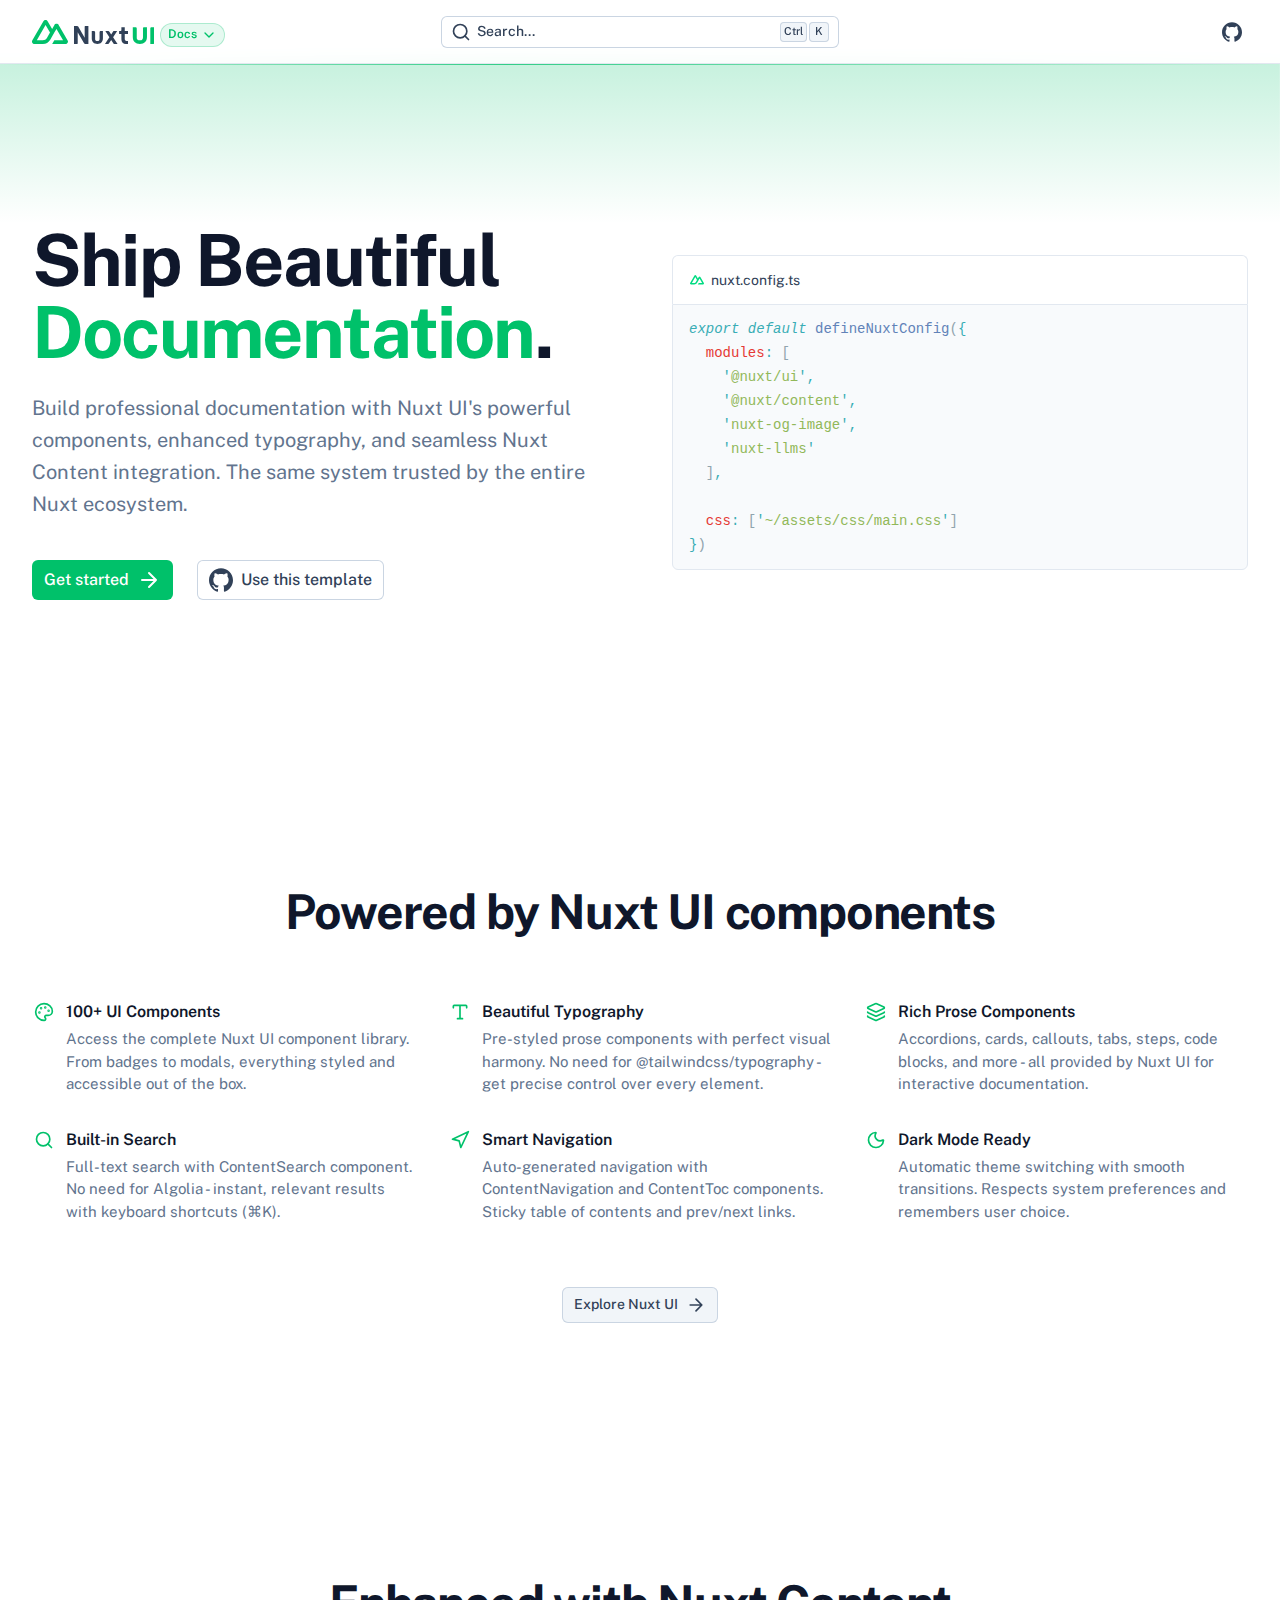
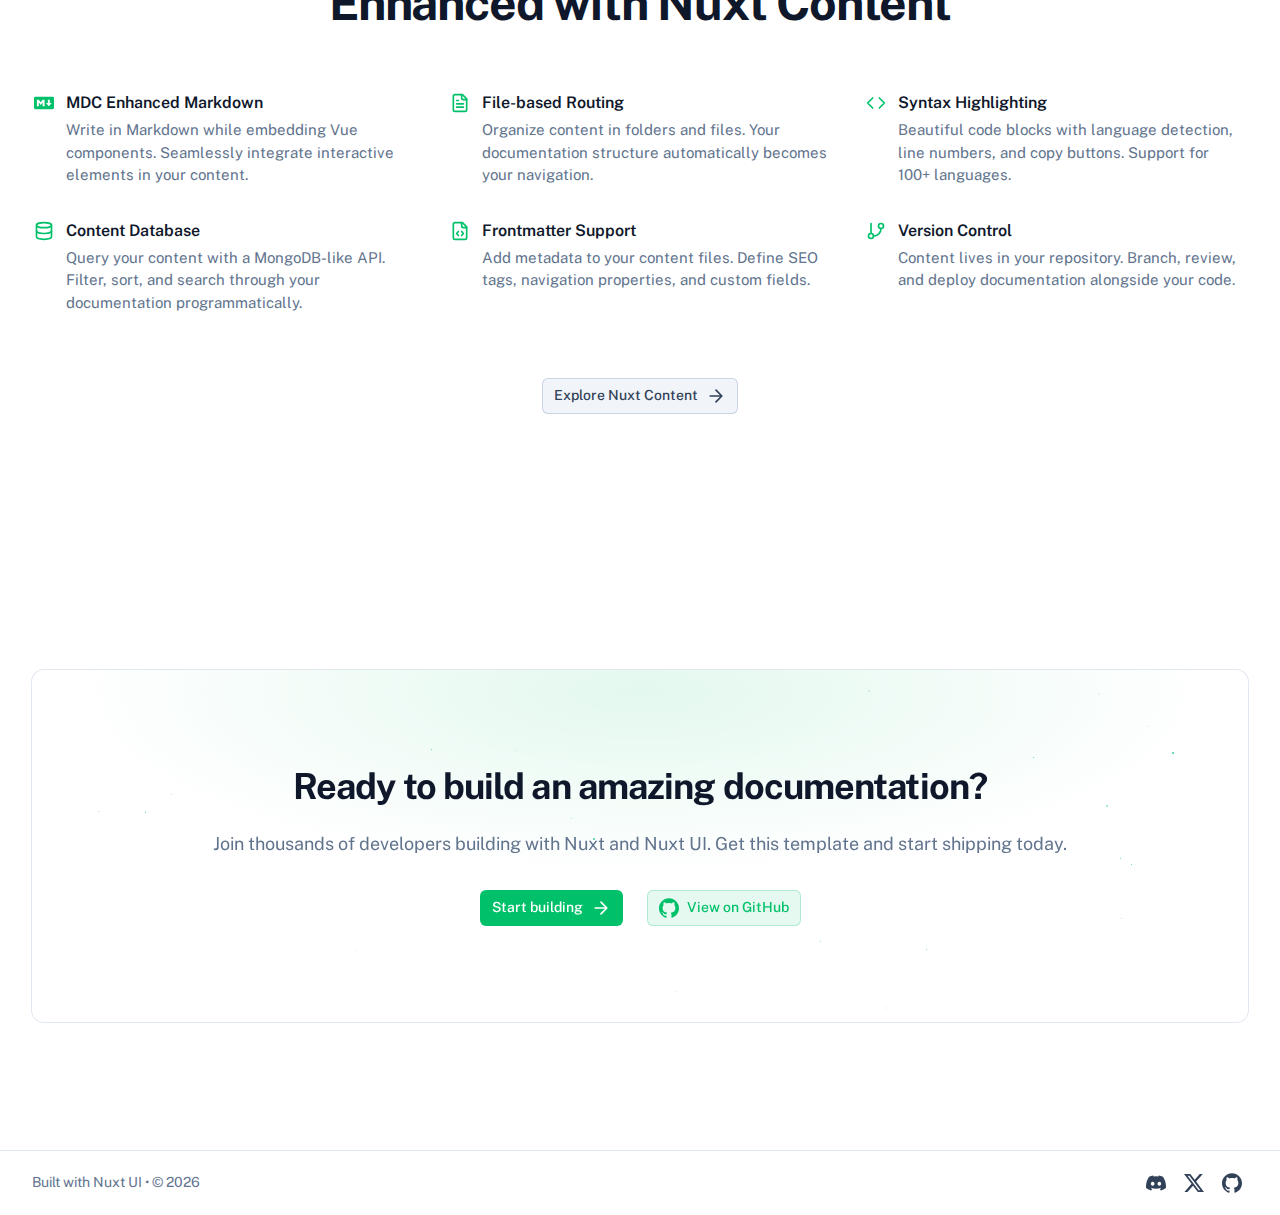
<file: index.html>
<!DOCTYPE html><html  lang="en"><head><meta charset="utf-8"><meta name="viewport" content="width=device-width, initial-scale=1"><style id="nuxt-ui-colors">@layer base {
  :root {
  --ui-color-primary-50: var(--color-green-50, oklch(98.2% 0.018 155.826));
  --ui-color-primary-100: var(--color-green-100, oklch(96.2% 0.044 156.743));
  --ui-color-primary-200: var(--color-green-200, oklch(92.5% 0.084 155.995));
  --ui-color-primary-300: var(--color-green-300, oklch(87.1% 0.15 154.449));
  --ui-color-primary-400: var(--color-green-400, oklch(79.2% 0.209 151.711));
  --ui-color-primary-500: var(--color-green-500, oklch(72.3% 0.219 149.579));
  --ui-color-primary-600: var(--color-green-600, oklch(62.7% 0.194 149.214));
  --ui-color-primary-700: var(--color-green-700, oklch(52.7% 0.154 150.069));
  --ui-color-primary-800: var(--color-green-800, oklch(44.8% 0.119 151.328));
  --ui-color-primary-900: var(--color-green-900, oklch(39.3% 0.095 152.535));
  --ui-color-primary-950: var(--color-green-950, oklch(26.6% 0.065 152.934));
  --ui-color-secondary-50: var(--color-blue-50, oklch(97% 0.014 254.604));
  --ui-color-secondary-100: var(--color-blue-100, oklch(93.2% 0.032 255.585));
  --ui-color-secondary-200: var(--color-blue-200, oklch(88.2% 0.059 254.128));
  --ui-color-secondary-300: var(--color-blue-300, oklch(80.9% 0.105 251.813));
  --ui-color-secondary-400: var(--color-blue-400, oklch(70.7% 0.165 254.624));
  --ui-color-secondary-500: var(--color-blue-500, oklch(62.3% 0.214 259.815));
  --ui-color-secondary-600: var(--color-blue-600, oklch(54.6% 0.245 262.881));
  --ui-color-secondary-700: var(--color-blue-700, oklch(48.8% 0.243 264.376));
  --ui-color-secondary-800: var(--color-blue-800, oklch(42.4% 0.199 265.638));
  --ui-color-secondary-900: var(--color-blue-900, oklch(37.9% 0.146 265.522));
  --ui-color-secondary-950: var(--color-blue-950, oklch(28.2% 0.091 267.935));
  --ui-color-success-50: var(--color-green-50, oklch(98.2% 0.018 155.826));
  --ui-color-success-100: var(--color-green-100, oklch(96.2% 0.044 156.743));
  --ui-color-success-200: var(--color-green-200, oklch(92.5% 0.084 155.995));
  --ui-color-success-300: var(--color-green-300, oklch(87.1% 0.15 154.449));
  --ui-color-success-400: var(--color-green-400, oklch(79.2% 0.209 151.711));
  --ui-color-success-500: var(--color-green-500, oklch(72.3% 0.219 149.579));
  --ui-color-success-600: var(--color-green-600, oklch(62.7% 0.194 149.214));
  --ui-color-success-700: var(--color-green-700, oklch(52.7% 0.154 150.069));
  --ui-color-success-800: var(--color-green-800, oklch(44.8% 0.119 151.328));
  --ui-color-success-900: var(--color-green-900, oklch(39.3% 0.095 152.535));
  --ui-color-success-950: var(--color-green-950, oklch(26.6% 0.065 152.934));
  --ui-color-info-50: var(--color-blue-50, oklch(97% 0.014 254.604));
  --ui-color-info-100: var(--color-blue-100, oklch(93.2% 0.032 255.585));
  --ui-color-info-200: var(--color-blue-200, oklch(88.2% 0.059 254.128));
  --ui-color-info-300: var(--color-blue-300, oklch(80.9% 0.105 251.813));
  --ui-color-info-400: var(--color-blue-400, oklch(70.7% 0.165 254.624));
  --ui-color-info-500: var(--color-blue-500, oklch(62.3% 0.214 259.815));
  --ui-color-info-600: var(--color-blue-600, oklch(54.6% 0.245 262.881));
  --ui-color-info-700: var(--color-blue-700, oklch(48.8% 0.243 264.376));
  --ui-color-info-800: var(--color-blue-800, oklch(42.4% 0.199 265.638));
  --ui-color-info-900: var(--color-blue-900, oklch(37.9% 0.146 265.522));
  --ui-color-info-950: var(--color-blue-950, oklch(28.2% 0.091 267.935));
  --ui-color-warning-50: var(--color-yellow-50, oklch(98.7% 0.026 102.212));
  --ui-color-warning-100: var(--color-yellow-100, oklch(97.3% 0.071 103.193));
  --ui-color-warning-200: var(--color-yellow-200, oklch(94.5% 0.129 101.54));
  --ui-color-warning-300: var(--color-yellow-300, oklch(90.5% 0.182 98.111));
  --ui-color-warning-400: var(--color-yellow-400, oklch(85.2% 0.199 91.936));
  --ui-color-warning-500: var(--color-yellow-500, oklch(79.5% 0.184 86.047));
  --ui-color-warning-600: var(--color-yellow-600, oklch(68.1% 0.162 75.834));
  --ui-color-warning-700: var(--color-yellow-700, oklch(55.4% 0.135 66.442));
  --ui-color-warning-800: var(--color-yellow-800, oklch(47.6% 0.114 61.907));
  --ui-color-warning-900: var(--color-yellow-900, oklch(42.1% 0.095 57.708));
  --ui-color-warning-950: var(--color-yellow-950, oklch(28.6% 0.066 53.813));
  --ui-color-error-50: var(--color-red-50, oklch(97.1% 0.013 17.38));
  --ui-color-error-100: var(--color-red-100, oklch(93.6% 0.032 17.717));
  --ui-color-error-200: var(--color-red-200, oklch(88.5% 0.062 18.334));
  --ui-color-error-300: var(--color-red-300, oklch(80.8% 0.114 19.571));
  --ui-color-error-400: var(--color-red-400, oklch(70.4% 0.191 22.216));
  --ui-color-error-500: var(--color-red-500, oklch(63.7% 0.237 25.331));
  --ui-color-error-600: var(--color-red-600, oklch(57.7% 0.245 27.325));
  --ui-color-error-700: var(--color-red-700, oklch(50.5% 0.213 27.518));
  --ui-color-error-800: var(--color-red-800, oklch(44.4% 0.177 26.899));
  --ui-color-error-900: var(--color-red-900, oklch(39.6% 0.141 25.723));
  --ui-color-error-950: var(--color-red-950, oklch(25.8% 0.092 26.042));
  --ui-color-neutral-50: var(--color-slate-50, oklch(98.4% 0.003 247.858));
  --ui-color-neutral-100: var(--color-slate-100, oklch(96.8% 0.007 247.896));
  --ui-color-neutral-200: var(--color-slate-200, oklch(92.9% 0.013 255.508));
  --ui-color-neutral-300: var(--color-slate-300, oklch(86.9% 0.022 252.894));
  --ui-color-neutral-400: var(--color-slate-400, oklch(70.4% 0.04 256.788));
  --ui-color-neutral-500: var(--color-slate-500, oklch(55.4% 0.046 257.417));
  --ui-color-neutral-600: var(--color-slate-600, oklch(44.6% 0.043 257.281));
  --ui-color-neutral-700: var(--color-slate-700, oklch(37.2% 0.044 257.287));
  --ui-color-neutral-800: var(--color-slate-800, oklch(27.9% 0.041 260.031));
  --ui-color-neutral-900: var(--color-slate-900, oklch(20.8% 0.042 265.755));
  --ui-color-neutral-950: var(--color-slate-950, oklch(12.9% 0.042 264.695));
  }
  :root, .light {
  --ui-primary: var(--ui-color-primary-500);
  --ui-secondary: var(--ui-color-secondary-500);
  --ui-success: var(--ui-color-success-500);
  --ui-info: var(--ui-color-info-500);
  --ui-warning: var(--ui-color-warning-500);
  --ui-error: var(--ui-color-error-500);
  }
  .dark {
  --ui-primary: var(--ui-color-primary-400);
  --ui-secondary: var(--ui-color-secondary-400);
  --ui-success: var(--ui-color-success-400);
  --ui-info: var(--ui-color-info-400);
  --ui-warning: var(--ui-color-warning-400);
  --ui-error: var(--ui-color-error-400);
  }
}</style><title>Nuxt Docs Template</title><style>/*! tailwindcss v4.1.13 | MIT License | https://tailwindcss.com */.shiki span.line{display:block}.shiki span.line.highlight{background-color:var(--ui-bg-accented);margin:0 -16px;padding:0 16px}@supports (color:color-mix(in lab,red,red)){.shiki span.line.highlight{background-color:color-mix(in oklab,var(--ui-bg-accented)50%,transparent)}}</style><style>.stars[data-v-3111de60]{left:50%;-webkit-mask-image:linear-gradient(180deg,hsla(0,0%,85%,0),hsla(0,0%,85%,.8) 25%,#d9d9d9 50%,hsla(0,0%,85%,.8) 75%,hsla(0,0%,85%,0));mask-image:linear-gradient(180deg,#d9d9d900,#d9d9d9cc 25%,#d9d9d9,#d9d9d9cc 75%,#d9d9d900);-webkit-mask-size:cover;mask-size:cover;transform:translate(-50%)}.star-layer[data-v-3111de60]{animation:risingStarsAnimation-3111de60 linear infinite;animation-duration:var(--star-duration);will-change:transform}@keyframes risingStarsAnimation-3111de60{0%{transform:translateY(0)}to{transform:translateY(-2000px)}}</style><link rel="stylesheet" href="/_nuxt/entry.XbS67Ejl.css" crossorigin><style>@layer components {:where(.i-lucide\:arrow-right){display:inline-block;width:1em;height:1em;background-color:currentColor;-webkit-mask-image:var(--svg);mask-image:var(--svg);-webkit-mask-repeat:no-repeat;mask-repeat:no-repeat;-webkit-mask-size:100% 100%;mask-size:100% 100%;--svg:url("data:image/svg+xml,%3Csvg xmlns='http://www.w3.org/2000/svg' viewBox='0 0 24 24' width='24' height='24'%3E%3Cpath fill='none' stroke='black' stroke-linecap='round' stroke-linejoin='round' stroke-width='2' d='M5 12h14m-7-7l7 7l-7 7'/%3E%3C/svg%3E")}:where(.i-lucide\:chevron-down){display:inline-block;width:1em;height:1em;background-color:currentColor;-webkit-mask-image:var(--svg);mask-image:var(--svg);-webkit-mask-repeat:no-repeat;mask-repeat:no-repeat;-webkit-mask-size:100% 100%;mask-size:100% 100%;--svg:url("data:image/svg+xml,%3Csvg xmlns='http://www.w3.org/2000/svg' viewBox='0 0 24 24' width='24' height='24'%3E%3Cpath fill='none' stroke='black' stroke-linecap='round' stroke-linejoin='round' stroke-width='2' d='m6 9l6 6l6-6'/%3E%3C/svg%3E")}:where(.i-lucide\:code){display:inline-block;width:1em;height:1em;background-color:currentColor;-webkit-mask-image:var(--svg);mask-image:var(--svg);-webkit-mask-repeat:no-repeat;mask-repeat:no-repeat;-webkit-mask-size:100% 100%;mask-size:100% 100%;--svg:url("data:image/svg+xml,%3Csvg xmlns='http://www.w3.org/2000/svg' viewBox='0 0 24 24' width='24' height='24'%3E%3Cpath fill='none' stroke='black' stroke-linecap='round' stroke-linejoin='round' stroke-width='2' d='m16 18l6-6l-6-6M8 6l-6 6l6 6'/%3E%3C/svg%3E")}:where(.i-lucide\:copy){display:inline-block;width:1em;height:1em;background-color:currentColor;-webkit-mask-image:var(--svg);mask-image:var(--svg);-webkit-mask-repeat:no-repeat;mask-repeat:no-repeat;-webkit-mask-size:100% 100%;mask-size:100% 100%;--svg:url("data:image/svg+xml,%3Csvg xmlns='http://www.w3.org/2000/svg' viewBox='0 0 24 24' width='24' height='24'%3E%3Cg fill='none' stroke='black' stroke-linecap='round' stroke-linejoin='round' stroke-width='2'%3E%3Crect width='14' height='14' x='8' y='8' rx='2' ry='2'/%3E%3Cpath d='M4 16c-1.1 0-2-.9-2-2V4c0-1.1.9-2 2-2h10c1.1 0 2 .9 2 2'/%3E%3C/g%3E%3C/svg%3E")}:where(.i-lucide\:database){display:inline-block;width:1em;height:1em;background-color:currentColor;-webkit-mask-image:var(--svg);mask-image:var(--svg);-webkit-mask-repeat:no-repeat;mask-repeat:no-repeat;-webkit-mask-size:100% 100%;mask-size:100% 100%;--svg:url("data:image/svg+xml,%3Csvg xmlns='http://www.w3.org/2000/svg' viewBox='0 0 24 24' width='24' height='24'%3E%3Cg fill='none' stroke='black' stroke-linecap='round' stroke-linejoin='round' stroke-width='2'%3E%3Cellipse cx='12' cy='5' rx='9' ry='3'/%3E%3Cpath d='M3 5v14a9 3 0 0 0 18 0V5'/%3E%3Cpath d='M3 12a9 3 0 0 0 18 0'/%3E%3C/g%3E%3C/svg%3E")}:where(.i-lucide\:file-code){display:inline-block;width:1em;height:1em;background-color:currentColor;-webkit-mask-image:var(--svg);mask-image:var(--svg);-webkit-mask-repeat:no-repeat;mask-repeat:no-repeat;-webkit-mask-size:100% 100%;mask-size:100% 100%;--svg:url("data:image/svg+xml,%3Csvg xmlns='http://www.w3.org/2000/svg' viewBox='0 0 24 24' width='24' height='24'%3E%3Cg fill='none' stroke='black' stroke-linecap='round' stroke-linejoin='round' stroke-width='2'%3E%3Cpath d='M10 12.5L8 15l2 2.5m4-5l2 2.5l-2 2.5M14 2v4a2 2 0 0 0 2 2h4'/%3E%3Cpath d='M15 2H6a2 2 0 0 0-2 2v16a2 2 0 0 0 2 2h12a2 2 0 0 0 2-2V7z'/%3E%3C/g%3E%3C/svg%3E")}:where(.i-lucide\:file-text){display:inline-block;width:1em;height:1em;background-color:currentColor;-webkit-mask-image:var(--svg);mask-image:var(--svg);-webkit-mask-repeat:no-repeat;mask-repeat:no-repeat;-webkit-mask-size:100% 100%;mask-size:100% 100%;--svg:url("data:image/svg+xml,%3Csvg xmlns='http://www.w3.org/2000/svg' viewBox='0 0 24 24' width='24' height='24'%3E%3Cg fill='none' stroke='black' stroke-linecap='round' stroke-linejoin='round' stroke-width='2'%3E%3Cpath d='M15 2H6a2 2 0 0 0-2 2v16a2 2 0 0 0 2 2h12a2 2 0 0 0 2-2V7Z'/%3E%3Cpath d='M14 2v4a2 2 0 0 0 2 2h4M10 9H8m8 4H8m8 4H8'/%3E%3C/g%3E%3C/svg%3E")}:where(.i-lucide\:git-branch){display:inline-block;width:1em;height:1em;background-color:currentColor;-webkit-mask-image:var(--svg);mask-image:var(--svg);-webkit-mask-repeat:no-repeat;mask-repeat:no-repeat;-webkit-mask-size:100% 100%;mask-size:100% 100%;--svg:url("data:image/svg+xml,%3Csvg xmlns='http://www.w3.org/2000/svg' viewBox='0 0 24 24' width='24' height='24'%3E%3Cg fill='none' stroke='black' stroke-linecap='round' stroke-linejoin='round' stroke-width='2'%3E%3Cpath d='M6 3v12'/%3E%3Ccircle cx='18' cy='6' r='3'/%3E%3Ccircle cx='6' cy='18' r='3'/%3E%3Cpath d='M18 9a9 9 0 0 1-9 9'/%3E%3C/g%3E%3C/svg%3E")}:where(.i-lucide\:layers){display:inline-block;width:1em;height:1em;background-color:currentColor;-webkit-mask-image:var(--svg);mask-image:var(--svg);-webkit-mask-repeat:no-repeat;mask-repeat:no-repeat;-webkit-mask-size:100% 100%;mask-size:100% 100%;--svg:url("data:image/svg+xml,%3Csvg xmlns='http://www.w3.org/2000/svg' viewBox='0 0 24 24' width='24' height='24'%3E%3Cg fill='none' stroke='black' stroke-linecap='round' stroke-linejoin='round' stroke-width='2'%3E%3Cpath d='M12.83 2.18a2 2 0 0 0-1.66 0L2.6 6.08a1 1 0 0 0 0 1.83l8.58 3.91a2 2 0 0 0 1.66 0l8.58-3.9a1 1 0 0 0 0-1.83z'/%3E%3Cpath d='M2 12a1 1 0 0 0 .58.91l8.6 3.91a2 2 0 0 0 1.65 0l8.58-3.9A1 1 0 0 0 22 12'/%3E%3Cpath d='M2 17a1 1 0 0 0 .58.91l8.6 3.91a2 2 0 0 0 1.65 0l8.58-3.9A1 1 0 0 0 22 17'/%3E%3C/g%3E%3C/svg%3E")}:where(.i-lucide\:menu){display:inline-block;width:1em;height:1em;background-color:currentColor;-webkit-mask-image:var(--svg);mask-image:var(--svg);-webkit-mask-repeat:no-repeat;mask-repeat:no-repeat;-webkit-mask-size:100% 100%;mask-size:100% 100%;--svg:url("data:image/svg+xml,%3Csvg xmlns='http://www.w3.org/2000/svg' viewBox='0 0 24 24' width='24' height='24'%3E%3Cpath fill='none' stroke='black' stroke-linecap='round' stroke-linejoin='round' stroke-width='2' d='M4 5h16M4 12h16M4 19h16'/%3E%3C/svg%3E")}:where(.i-lucide\:moon){display:inline-block;width:1em;height:1em;background-color:currentColor;-webkit-mask-image:var(--svg);mask-image:var(--svg);-webkit-mask-repeat:no-repeat;mask-repeat:no-repeat;-webkit-mask-size:100% 100%;mask-size:100% 100%;--svg:url("data:image/svg+xml,%3Csvg xmlns='http://www.w3.org/2000/svg' viewBox='0 0 24 24' width='24' height='24'%3E%3Cpath fill='none' stroke='black' stroke-linecap='round' stroke-linejoin='round' stroke-width='2' d='M20.985 12.486a9 9 0 1 1-9.473-9.472c.405-.022.617.46.402.803a6 6 0 0 0 8.268 8.268c.344-.215.825-.004.803.401'/%3E%3C/svg%3E")}:where(.i-lucide\:navigation){display:inline-block;width:1em;height:1em;background-color:currentColor;-webkit-mask-image:var(--svg);mask-image:var(--svg);-webkit-mask-repeat:no-repeat;mask-repeat:no-repeat;-webkit-mask-size:100% 100%;mask-size:100% 100%;--svg:url("data:image/svg+xml,%3Csvg xmlns='http://www.w3.org/2000/svg' viewBox='0 0 24 24' width='24' height='24'%3E%3Cpath fill='none' stroke='black' stroke-linecap='round' stroke-linejoin='round' stroke-width='2' d='m3 11l19-9l-9 19l-2-8z'/%3E%3C/svg%3E")}:where(.i-lucide\:palette){display:inline-block;width:1em;height:1em;background-color:currentColor;-webkit-mask-image:var(--svg);mask-image:var(--svg);-webkit-mask-repeat:no-repeat;mask-repeat:no-repeat;-webkit-mask-size:100% 100%;mask-size:100% 100%;--svg:url("data:image/svg+xml,%3Csvg xmlns='http://www.w3.org/2000/svg' viewBox='0 0 24 24' width='24' height='24'%3E%3Cg fill='none' stroke='black' stroke-linecap='round' stroke-linejoin='round' stroke-width='2'%3E%3Cpath d='M12 22a1 1 0 0 1 0-20a10 9 0 0 1 10 9a5 5 0 0 1-5 5h-2.25a1.75 1.75 0 0 0-1.4 2.8l.3.4a1.75 1.75 0 0 1-1.4 2.8z'/%3E%3Ccircle cx='13.5' cy='6.5' r='.5' fill='black'/%3E%3Ccircle cx='17.5' cy='10.5' r='.5' fill='black'/%3E%3Ccircle cx='6.5' cy='12.5' r='.5' fill='black'/%3E%3Ccircle cx='8.5' cy='7.5' r='.5' fill='black'/%3E%3C/g%3E%3C/svg%3E")}:where(.i-lucide\:search){display:inline-block;width:1em;height:1em;background-color:currentColor;-webkit-mask-image:var(--svg);mask-image:var(--svg);-webkit-mask-repeat:no-repeat;mask-repeat:no-repeat;-webkit-mask-size:100% 100%;mask-size:100% 100%;--svg:url("data:image/svg+xml,%3Csvg xmlns='http://www.w3.org/2000/svg' viewBox='0 0 24 24' width='24' height='24'%3E%3Cg fill='none' stroke='black' stroke-linecap='round' stroke-linejoin='round' stroke-width='2'%3E%3Cpath d='m21 21l-4.34-4.34'/%3E%3Ccircle cx='11' cy='11' r='8'/%3E%3C/g%3E%3C/svg%3E")}:where(.i-lucide\:type){display:inline-block;width:1em;height:1em;background-color:currentColor;-webkit-mask-image:var(--svg);mask-image:var(--svg);-webkit-mask-repeat:no-repeat;mask-repeat:no-repeat;-webkit-mask-size:100% 100%;mask-size:100% 100%;--svg:url("data:image/svg+xml,%3Csvg xmlns='http://www.w3.org/2000/svg' viewBox='0 0 24 24' width='24' height='24'%3E%3Cpath fill='none' stroke='black' stroke-linecap='round' stroke-linejoin='round' stroke-width='2' d='M12 4v16M4 7V5a1 1 0 0 1 1-1h14a1 1 0 0 1 1 1v2M9 20h6'/%3E%3C/svg%3E")}:where(.i-simple-icons\:discord){display:inline-block;width:1em;height:1em;background-color:currentColor;-webkit-mask-image:var(--svg);mask-image:var(--svg);-webkit-mask-repeat:no-repeat;mask-repeat:no-repeat;-webkit-mask-size:100% 100%;mask-size:100% 100%;--svg:url("data:image/svg+xml,%3Csvg xmlns='http://www.w3.org/2000/svg' viewBox='0 0 24 24' width='24' height='24'%3E%3Cpath fill='black' d='M20.317 4.37a19.8 19.8 0 0 0-4.885-1.515a.074.074 0 0 0-.079.037c-.21.375-.444.864-.608 1.25a18.3 18.3 0 0 0-5.487 0a13 13 0 0 0-.617-1.25a.08.08 0 0 0-.079-.037A19.7 19.7 0 0 0 3.677 4.37a.1.1 0 0 0-.032.027C.533 9.046-.32 13.58.099 18.057a.08.08 0 0 0 .031.057a19.9 19.9 0 0 0 5.993 3.03a.08.08 0 0 0 .084-.028a14 14 0 0 0 1.226-1.994a.076.076 0 0 0-.041-.106a13 13 0 0 1-1.872-.892a.077.077 0 0 1-.008-.128a10 10 0 0 0 .372-.292a.07.07 0 0 1 .077-.01c3.928 1.793 8.18 1.793 12.062 0a.07.07 0 0 1 .078.01q.181.149.373.292a.077.077 0 0 1-.006.127a12.3 12.3 0 0 1-1.873.892a.077.077 0 0 0-.041.107c.36.698.772 1.362 1.225 1.993a.08.08 0 0 0 .084.028a19.8 19.8 0 0 0 6.002-3.03a.08.08 0 0 0 .032-.054c.5-5.177-.838-9.674-3.549-13.66a.06.06 0 0 0-.031-.03M8.02 15.33c-1.182 0-2.157-1.085-2.157-2.419c0-1.333.956-2.419 2.157-2.419c1.21 0 2.176 1.096 2.157 2.42c0 1.333-.956 2.418-2.157 2.418m7.975 0c-1.183 0-2.157-1.085-2.157-2.419c0-1.333.955-2.419 2.157-2.419c1.21 0 2.176 1.096 2.157 2.42c0 1.333-.946 2.418-2.157 2.418'/%3E%3C/svg%3E")}:where(.i-simple-icons\:github){display:inline-block;width:1em;height:1em;background-color:currentColor;-webkit-mask-image:var(--svg);mask-image:var(--svg);-webkit-mask-repeat:no-repeat;mask-repeat:no-repeat;-webkit-mask-size:100% 100%;mask-size:100% 100%;--svg:url("data:image/svg+xml,%3Csvg xmlns='http://www.w3.org/2000/svg' viewBox='0 0 24 24' width='24' height='24'%3E%3Cpath fill='black' d='M12 .297c-6.63 0-12 5.373-12 12c0 5.303 3.438 9.8 8.205 11.385c.6.113.82-.258.82-.577c0-.285-.01-1.04-.015-2.04c-3.338.724-4.042-1.61-4.042-1.61C4.422 18.07 3.633 17.7 3.633 17.7c-1.087-.744.084-.729.084-.729c1.205.084 1.838 1.236 1.838 1.236c1.07 1.835 2.809 1.305 3.495.998c.108-.776.417-1.305.76-1.605c-2.665-.3-5.466-1.332-5.466-5.93c0-1.31.465-2.38 1.235-3.22c-.135-.303-.54-1.523.105-3.176c0 0 1.005-.322 3.3 1.23c.96-.267 1.98-.399 3-.405c1.02.006 2.04.138 3 .405c2.28-1.552 3.285-1.23 3.285-1.23c.645 1.653.24 2.873.12 3.176c.765.84 1.23 1.91 1.23 3.22c0 4.61-2.805 5.625-5.475 5.92c.42.36.81 1.096.81 2.22c0 1.606-.015 2.896-.015 3.286c0 .315.21.69.825.57C20.565 22.092 24 17.592 24 12.297c0-6.627-5.373-12-12-12'/%3E%3C/svg%3E")}:where(.i-simple-icons\:markdown){display:inline-block;width:1em;height:1em;background-color:currentColor;-webkit-mask-image:var(--svg);mask-image:var(--svg);-webkit-mask-repeat:no-repeat;mask-repeat:no-repeat;-webkit-mask-size:100% 100%;mask-size:100% 100%;--svg:url("data:image/svg+xml,%3Csvg xmlns='http://www.w3.org/2000/svg' viewBox='0 0 24 24' width='24' height='24'%3E%3Cpath fill='black' d='M22.27 19.385H1.73A1.73 1.73 0 0 1 0 17.655V6.345a1.73 1.73 0 0 1 1.73-1.73h20.54A1.73 1.73 0 0 1 24 6.345v11.308a1.73 1.73 0 0 1-1.73 1.731zM5.769 15.923v-4.5l2.308 2.885l2.307-2.885v4.5h2.308V8.078h-2.308l-2.307 2.885l-2.308-2.885H3.46v7.847zM21.232 12h-2.309V8.077h-2.307V12h-2.308l3.461 4.039z'/%3E%3C/svg%3E")}:where(.i-simple-icons\:x){display:inline-block;width:1em;height:1em;background-color:currentColor;-webkit-mask-image:var(--svg);mask-image:var(--svg);-webkit-mask-repeat:no-repeat;mask-repeat:no-repeat;-webkit-mask-size:100% 100%;mask-size:100% 100%;--svg:url("data:image/svg+xml,%3Csvg xmlns='http://www.w3.org/2000/svg' viewBox='0 0 24 24' width='24' height='24'%3E%3Cpath fill='black' d='M18.901 1.153h3.68l-8.04 9.19L24 22.846h-7.406l-5.8-7.584l-6.638 7.584H.474l8.6-9.83L0 1.154h7.594l5.243 6.932ZM17.61 20.644h2.039L6.486 3.24H4.298Z'/%3E%3C/svg%3E")}:where(.i-vscode-icons\:file-type-nuxt){display:inline-block;width:1em;height:1em;background-repeat:no-repeat;background-size:100% 100%;background-image:url("data:image/svg+xml,%3Csvg xmlns='http://www.w3.org/2000/svg' viewBox='0 0 32 32' width='32' height='32'%3E%3Cpath fill='%2300DC82' d='M17.708 25h10.409c.33 0 .655-.088.942-.254a1.9 1.9 0 0 0 .689-.696a1.91 1.91 0 0 0 0-1.9L22.756 9.936a1.87 1.87 0 0 0-3.261 0l-1.788 3.125l-3.494-6.111a1.871 1.871 0 0 0-3.262 0l-8.7 15.2a1.91 1.91 0 0 0 .69 2.595c.286.167.61.255.941.255h6.534c2.589 0 4.498-1.147 5.811-3.385l3.19-5.572l1.708-2.982l5.127 8.957h-6.835zm-7.398-2.985l-4.56-.001l6.836-11.942l3.41 5.97l-2.283 3.992c-.873 1.452-1.864 1.981-3.403 1.981'/%3E%3C/svg%3E")}}</style><link rel="preload" as="fetch" crossorigin="anonymous" href="/_payload.json?51838a46-f06b-4e18-a1fc-d0ca3bdd022e"><link rel="modulepreload" as="script" crossorigin href="/_nuxt/qLlrC_iX.js"><link rel="modulepreload" as="script" crossorigin href="/_nuxt/BqCAINLF.js"><link rel="modulepreload" as="script" crossorigin href="/_nuxt/BAOzErK9.js"><link rel="modulepreload" as="script" crossorigin href="/_nuxt/BN_7HF1G.js"><link rel="modulepreload" as="script" crossorigin href="/_nuxt/CCFRjSHZ.js"><link rel="modulepreload" as="script" crossorigin href="/_nuxt/Cp2q0AUF.js"><link rel="modulepreload" as="script" crossorigin href="/_nuxt/BXr-XXGm.js"><link rel="modulepreload" as="script" crossorigin href="/_nuxt/BKbEC2J9.js"><link rel="modulepreload" as="script" crossorigin href="/_nuxt/Bpiw0wbe.js"><link rel="modulepreload" as="script" crossorigin href="/_nuxt/BbqsUqlV.js"><link rel="modulepreload" as="script" crossorigin href="/_nuxt/HmQZq8Za.js"><link rel="modulepreload" as="script" crossorigin href="/_nuxt/BWJWN-mP.js"><link rel="preload" as="fetch" fetchpriority="low" crossorigin="anonymous" href="/_nuxt/builds/meta/51838a46-f06b-4e18-a1fc-d0ca3bdd022e.json"><link rel="prefetch" as="style" crossorigin href="/_nuxt/index.ol6rdaHU.css"><link rel="prefetch" as="script" crossorigin href="/_nuxt/D4SaVC8C.js"><link rel="prefetch" as="script" crossorigin href="/_nuxt/CnrbOAfk.js"><link rel="prefetch" as="script" crossorigin href="/_nuxt/DUhfWcYJ.js"><link rel="prefetch" as="script" crossorigin href="/_nuxt/IITnHcHw.js"><link rel="prefetch" as="script" crossorigin href="/_nuxt/DHoPIw9Q.js"><link rel="prefetch" as="script" crossorigin href="/_nuxt/BUzzOICu.js"><link rel="icon" href="/favicon.ico"><meta property="og:site_name" content="Nuxt Docs Template"><meta name="twitter:card" content="summary_large_image"><meta property="og:title" content="Nuxt Docs Template"><meta name="description" content="Create stunning, fast and SEO-optimized documentation sites with Nuxt UI."><meta property="og:description" content="Create stunning, fast and SEO-optimized documentation sites with Nuxt UI."><meta property="og:image" content="https://ui4.nuxt.com/assets/templates/nuxt/docs-light.png"><meta name="twitter:image" content="https://ui4.nuxt.com/assets/templates/nuxt/docs-light.png"><script type="module" src="/_nuxt/qLlrC_iX.js" crossorigin></script><script>"use strict";(()=>{const t=window,e=document.documentElement,c=["dark","light"],n=getStorageValue("localStorage","nuxt-color-mode")||"system";let i=n==="system"?u():n;const r=e.getAttribute("data-color-mode-forced");r&&(i=r),l(i),t["__NUXT_COLOR_MODE__"]={preference:n,value:i,getColorScheme:u,addColorScheme:l,removeColorScheme:d};function l(o){const s=""+o+"",a="";e.classList?e.classList.add(s):e.className+=" "+s,a&&e.setAttribute("data-"+a,o)}function d(o){const s=""+o+"",a="";e.classList?e.classList.remove(s):e.className=e.className.replace(new RegExp(s,"g"),""),a&&e.removeAttribute("data-"+a)}function f(o){return t.matchMedia("(prefers-color-scheme"+o+")")}function u(){if(t.matchMedia&&f("").media!=="not all"){for(const o of c)if(f(":"+o).matches)return o}return"light"}})();function getStorageValue(t,e){switch(t){case"localStorage":return window.localStorage.getItem(e);case"sessionStorage":return window.sessionStorage.getItem(e);case"cookie":return getCookie(e);default:return null}}function getCookie(t){const c=("; "+window.document.cookie).split("; "+t+"=");if(c.length===2)return c.pop()?.split(";").shift()}</script></head><body><div id="__nuxt" class="isolate"><!--[--><!--[--><!--[--><!--[--><!--[--><div class="nuxt-loading-indicator" style="position:fixed;top:0;right:0;left:0;pointer-events:none;width:auto;height:3px;opacity:0;background:repeating-linear-gradient(to right,#00dc82 0%,#34cdfe 50%,#0047e1 100%);background-size:Infinity% auto;transform:scaleX(0%);transform-origin:left;transition:transform 0.1s, height 0.4s, opacity 0.4s;z-index:999999;"></div><!--[--><!----><!----><!----><header class="bg-default/75 backdrop-blur border-b border-default h-(--ui-header-height) sticky top-0 z-50"><!--[--><!--]--><div class="w-full max-w-(--ui-container) mx-auto px-4 sm:px-6 lg:px-8 flex items-center justify-between gap-3 h-full"><!--[--><div class="lg:flex-1 flex items-center gap-1.5"><!----><!--[--><a aria-current="page" href="/" class="router-link-active router-link-exact-active"><svg width="1020" height="200" viewbox="0 0 1020 200" fill="none" xmlns="http://www.w3.org/2000/svg" class="w-auto h-6 shrink-0"><path d="M377 200C379.16 200 381 198.209 381 196V103C381 103 386 112 395 127L434 194C435.785 197.74 439.744 200 443 200H470V50H443C441.202 50 439 51.4941 439 54V148L421 116L385 55C383.248 51.8912 379.479 50 376 50H350V200H377Z" fill="currentColor"></path><path d="M726 92H739C742.314 92 745 89.3137 745 86V60H773V92H800V116H773V159C773 169.5 778.057 174 787 174H800V200H783C759.948 200 745 185.071 745 160V116H726V92Z" fill="currentColor"></path><path d="M591 92V154C591 168.004 585.742 179.809 578 188C570.258 196.191 559.566 200 545 200C530.434 200 518.742 196.191 511 188C503.389 179.809 498 168.004 498 154V92H514C517.412 92 520.769 92.622 523 95C525.231 97.2459 526 98.5652 526 102V154C526 162.059 526.457 167.037 530 171C533.543 174.831 537.914 176 545 176C552.217 176 555.457 174.831 559 171C562.543 167.037 563 162.059 563 154V102C563 98.5652 563.769 96.378 566 94C567.96 91.9107 570.028 91.9599 573 92C573.411 92.0055 574.586 92 575 92H591Z" fill="currentColor"></path><path d="M676 144L710 92H684C680.723 92 677.812 93.1758 676 96L660 120L645 97C643.188 94.1758 639.277 92 636 92H611L645 143L608 200H634C637.25 200 640.182 196.787 642 194L660 167L679 195C680.818 197.787 683.75 200 687 200H713L676 144Z" fill="currentColor"></path><path d="M168 200H279C282.542 200 285.932 198.756 289 197C292.068 195.244 295.23 193.041 297 190C298.77 186.959 300.002 183.51 300 179.999C299.998 176.488 298.773 173.04 297 170.001L222 41C220.23 37.96 218.067 35.7552 215 34C211.933 32.2448 207.542 31 204 31C200.458 31 197.067 32.2448 194 34C190.933 35.7552 188.77 37.96 187 41L168 74L130 9.99764C128.228 6.95784 126.068 3.75491 123 2C119.932 0.245087 116.542 0 113 0C109.458 0 106.068 0.245087 103 2C99.9323 3.75491 96.7717 6.95784 95 9.99764L2 170.001C0.226979 173.04 0.00154312 176.488 1.90993e-06 179.999C-0.0015393 183.51 0.229648 186.959 2 190C3.77035 193.04 6.93245 195.244 10 197C13.0675 198.756 16.4578 200 20 200H90C117.737 200 137.925 187.558 152 164L186 105L204 74L259 168H186L168 200ZM89 168H40L113 42L150 105L125.491 147.725C116.144 163.01 105.488 168 89 168Z" fill="var(--ui-primary)"></path><path d="M958 60.0001H938C933.524 60.0001 929.926 59.9395 927 63C924.074 65.8905 925 67.5792 925 72V141C925 151.372 923.648 156.899 919 162C914.352 166.931 908.468 169 899 169C889.705 169 882.648 166.931 878 162C873.352 156.899 873 151.372 873 141V72.0001C873 67.5793 872.926 65.8906 870 63.0001C867.074 59.9396 863.476 60.0001 859 60.0001H840V141C840 159.023 845.016 173.458 855 184C865.156 194.542 879.893 200 899 200C918.107 200 932.844 194.542 943 184C953.156 173.458 958 159.023 958 141V60.0001Z" fill="var(--ui-primary)"></path><path fill-rule="evenodd" clip-rule="evenodd" d="M1000 60.0233L1020 60V77L1020 128V156.007L1020 181L1020 189.004C1020 192.938 1019.98 194.429 1017 197.001C1014.02 199.725 1009.56 200 1005 200H986.001V181.006L986 130.012V70.0215C986 66.1576 986.016 64.5494 989 62.023C991.819 59.6358 995.437 60.0233 1000 60.0233Z" fill="var(--ui-primary)"></path></svg></a><!--[--><!--[--><!--[--><!--[--><!--[--><button type="button" id="reka-dropdown-menu-trigger-v-0-0" aria-haspopup="menu" aria-expanded="false" data-state="closed" class="inline-flex items-center disabled:cursor-not-allowed aria-disabled:cursor-not-allowed disabled:opacity-75 aria-disabled:opacity-75 transition-colors px-2 py-1 text-xs gap-1 text-primary ring ring-inset ring-primary/25 bg-primary/10 hover:bg-primary/15 active:bg-primary/15 disabled:bg-primary/10 aria-disabled:bg-primary/10 focus:outline-none focus-visible:ring-2 focus-visible:ring-primary -mb-[6px] font-semibold rounded-full truncate"><!--[--><!--[--><!----><!--]--><!--[--><span class="truncate">Docs</span><!--]--><!--[--><span class="iconify i-lucide:chevron-down shrink-0 size-4 transition-transform duration-200" aria-hidden="true" style=""></span><!--]--><!--]--></button><!--]--><!--]--><!--[--><!----><!--v-if--><!--]--><!--]--><!--]--><!--]--><!--]--></div><div class="hidden lg:flex flex-1"><!--[--><!--[--><!----><!--[--><!--[--><button type="button" class="rounded-md font-medium inline-flex items-center disabled:cursor-not-allowed aria-disabled:cursor-not-allowed disabled:opacity-75 aria-disabled:opacity-75 transition-colors px-2.5 py-1.5 text-sm gap-1.5 ring ring-inset ring-accented text-default bg-default hover:bg-elevated active:bg-elevated disabled:bg-default aria-disabled:bg-default focus:outline-none focus-visible:ring-2 focus-visible:ring-inverted w-full"><!--[--><!--[--><span class="iconify i-lucide:search shrink-0 size-5" aria-hidden="true" style=""></span><!--]--><!--[--><span class="truncate">Search...</span><!--]--><!--[--><div class="hidden lg:flex items-center gap-0.5 ms-auto"><!--[--><!--[--><kbd class="inline-flex items-center justify-center px-1 rounded-sm font-medium font-sans h-5 min-w-[20px] text-[11px] ring ring-inset ring-accented text-default bg-elevated"><!--[--> <!--]--></kbd><kbd class="inline-flex items-center justify-center px-1 rounded-sm font-medium font-sans h-5 min-w-[20px] text-[11px] ring ring-inset ring-accented text-default bg-elevated"><!--[-->K<!--]--></kbd><!--]--><!--]--></div><!--]--><!--]--></button><!--]--><!--]--><!--]--><!--]--></div><div class="flex items-center justify-end lg:flex-1 gap-1.5"><!--[--><!--[--><!----><!--[--><!--[--><button type="button" aria-label="Search..." class="rounded-md font-medium inline-flex items-center disabled:cursor-not-allowed aria-disabled:cursor-not-allowed disabled:opacity-75 aria-disabled:opacity-75 transition-colors text-sm gap-1.5 text-default hover:bg-elevated active:bg-elevated focus:outline-none focus-visible:bg-elevated hover:disabled:bg-transparent dark:hover:disabled:bg-transparent hover:aria-disabled:bg-transparent dark:hover:aria-disabled:bg-transparent p-1.5 lg:hidden"><!--[--><!--[--><span class="iconify i-lucide:search shrink-0 size-5" aria-hidden="true" style=""></span><!--]--><!--[--><!----><!--]--><!--[--><!----><!--]--><!--]--></button><!--]--><!--]--><!--]--><!--[--><!--[--><div class="size-8"></div><!--]--><!--]--><!--[--><!--[--><!--[--><a href="https://github.com/nuxt-ui-templates/docs" rel="noopener noreferrer" target="_blank" aria-label="GitHub" class="rounded-md font-medium inline-flex items-center disabled:cursor-not-allowed aria-disabled:cursor-not-allowed disabled:opacity-75 aria-disabled:opacity-75 transition-colors text-sm gap-1.5 text-default hover:bg-elevated active:bg-elevated focus:outline-none focus-visible:bg-elevated hover:disabled:bg-transparent dark:hover:disabled:bg-transparent hover:aria-disabled:bg-transparent dark:hover:aria-disabled:bg-transparent p-1.5"><!--[--><!--[--><span class="iconify i-simple-icons:github shrink-0 size-5" aria-hidden="true" style=""></span><!--]--><!--[--><!----><!--]--><!--[--><!----><!--]--><!--]--></a><!--]--><!--]--><!--]--><!--]--><!--[--><!--[--><!--[--><button type="button" aria-label="Open menu" class="rounded-md font-medium inline-flex items-center disabled:cursor-not-allowed aria-disabled:cursor-not-allowed disabled:opacity-75 aria-disabled:opacity-75 transition-colors text-sm gap-1.5 text-default hover:bg-elevated active:bg-elevated focus:outline-none focus-visible:bg-elevated hover:disabled:bg-transparent dark:hover:disabled:bg-transparent hover:aria-disabled:bg-transparent dark:hover:aria-disabled:bg-transparent p-1.5 lg:hidden -me-1.5"><!--[--><!--[--><span class="iconify i-lucide:menu shrink-0 size-5" aria-hidden="true" style=""></span><!--]--><!--[--><!----><!--]--><!--[--><!----><!--]--><!--]--></button><!--]--><!--]--><!--]--></div><!--]--></div><!--[--><!--]--></header><!--[--><!----><!--v-if--><!--]--><!--]--><main class="min-h-[calc(100vh-var(--ui-header-height))]"><!--[--><!--[--><div><div data-orientation="horizontal" class="relative isolate dark:bg-gradient-to-b from-neutral-900 to-neutral-950"><!--[--><div class="absolute w-full -top-px transition-all text-primary shrink-0 opacity-0 duration-1000"><svg viewBox="0 0 1440 181" fill="none" xmlns="http://www.w3.org/2000/svg" class="pointer-events-none"><mask id="path-1-inside-1_414_5526" fill="white"><path d="M0 0H1440V181H0V0Z"></path></mask><path d="M0 0H1440V181H0V0Z" fill="url(#paint0_linear_414_5526)" fill-opacity="0.22"></path><path d="M0 2H1440V-2H0V2Z" fill="url(#paint1_linear_414_5526)" mask="url(#path-1-inside-1_414_5526)"></path><defs><linearGradient id="paint0_linear_414_5526" x1="720" y1="0" x2="720" y2="181" gradientUnits="userSpaceOnUse"><stop stop-color="currentColor"></stop><stop offset="1" stop-color="currentColor" stop-opacity="0"></stop></linearGradient><linearGradient id="paint1_linear_414_5526" x1="0" y1="90.5" x2="1440" y2="90.5" gradientUnits="userSpaceOnUse"><stop stop-color="currentColor" stop-opacity="0"></stop><stop offset="0.395" stop-color="currentColor"></stop><stop offset="1" stop-color="currentColor" stop-opacity="0"></stop></linearGradient></defs></svg></div><!--]--><div class="w-full max-w-(--ui-container) mx-auto px-4 sm:px-6 lg:px-8 flex flex-col lg:grid py-24 sm:py-32 lg:py-40 gap-16 sm:gap-y-24 lg:grid-cols-2 lg:items-center"><!--[--><div class=""><div class=""><!--[--><!----><h1 class="text-5xl sm:text-7xl text-pretty tracking-tight font-bold text-highlighted"><!--[--><p>Ship Beautiful <span class="text-primary">Documentation</span>.</p><!--]--></h1><div class="text-lg sm:text-xl/8 text-muted text-pretty mt-6"><!--[--><p>Build professional documentation with Nuxt UI&#39;s powerful components, enhanced typography, and seamless Nuxt Content integration. The same system trusted by the entire <a href="https://nuxt.com" rel="nofollow">Nuxt ecosystem</a>.</p><!--]--></div><!--]--></div><!----><div class="mt-10"><!--[--><div class="flex flex-wrap gap-x-6 gap-y-3"><!--[--><!--[--><a href="/getting-started" class="rounded-md font-medium inline-flex items-center disabled:cursor-not-allowed aria-disabled:cursor-not-allowed disabled:opacity-75 aria-disabled:opacity-75 transition-colors px-3 py-2 text-base gap-2 text-inverted bg-primary hover:bg-primary/75 active:bg-primary/75 disabled:bg-primary aria-disabled:bg-primary focus-visible:outline-2 focus-visible:outline-offset-2 focus-visible:outline-primary"><!--[--><!--[--><!----><!--]--><!--[--><p>Get started</p><!--]--><!--[--><span class="iconify i-lucide:arrow-right shrink-0 size-6" aria-hidden="true" style=""></span><!--]--><!--]--></a><!--]--><!--[--><!--[--><a href="https://github.com/nuxt-ui-templates/docs" rel="noopener noreferrer" target="_blank" class="rounded-md font-medium inline-flex items-center disabled:cursor-not-allowed aria-disabled:cursor-not-allowed disabled:opacity-75 aria-disabled:opacity-75 transition-colors px-3 py-2 text-base gap-2 ring ring-inset ring-accented text-default bg-default hover:bg-elevated active:bg-elevated disabled:bg-default aria-disabled:bg-default focus:outline-none focus-visible:ring-2 focus-visible:ring-inverted"><!--[--><!--[--><span class="iconify i-simple-icons:github shrink-0 size-6" aria-hidden="true" style=""></span><!--]--><!--[--><p>Use this template</p><!--]--><!--[--><!----><!--]--><!--]--></a><!--]--><!--]--><!--]--></div><!--]--></div></div><!--[--><div class="relative group [&amp;&gt;pre]:rounded-t-none [&amp;&gt;pre]:my-0 my-5"><div class="flex items-center gap-1.5 border border-muted bg-default border-b-0 relative rounded-t-md px-4 py-3"><span class="iconify i-vscode-icons:file-type-nuxt size-4 shrink-0" aria-hidden="true" style=""></span><span class="text-default text-sm/6">nuxt.config.ts</span></div><!--[--><!--[--><button type="button" aria-label="Copy code to clipboard" tabindex="-1" class="rounded-md font-medium inline-flex items-center disabled:cursor-not-allowed aria-disabled:cursor-not-allowed disabled:opacity-75 aria-disabled:opacity-75 text-xs gap-1.5 ring ring-inset ring-accented text-default bg-default hover:bg-elevated active:bg-elevated disabled:bg-default aria-disabled:bg-default focus:outline-none focus-visible:ring-2 focus-visible:ring-inverted p-1.5 absolute top-[11px] right-[11px] lg:opacity-0 lg:group-hover:opacity-100 transition"><!--[--><!--[--><span class="iconify i-lucide:copy shrink-0 size-4" aria-hidden="true" style=""></span><!--]--><!--[--><!----><!--]--><!--[--><!----><!--]--><!--]--></button><!--]--><!--]--><pre class="group font-mono text-sm/6 border border-muted bg-muted rounded-md px-4 py-3 whitespace-pre-wrap break-words overflow-x-auto focus:outline-none"><!--[--><pre class="language-ts shiki shiki-themes material-theme-lighter material-theme material-theme-palenight" code="export default defineNuxtConfig({
  modules: [
    &#39;@nuxt/ui&#39;,
    &#39;@nuxt/content&#39;,
    &#39;nuxt-og-image&#39;,
    &#39;nuxt-llms&#39;
  ],

  css: [&#39;~/assets/css/main.css&#39;]
})
" filename="nuxt.config.ts" language="ts" meta style=""><code><span class="line" line="1"><span class="s7zQu">export</span><span class="s7zQu"> default</span><span class="s2Zo4"> defineNuxtConfig</span><span class="sTEyZ">(</span><span class="sMK4o">{
</span></span><span class="line" line="2"><span class="swJcz">  modules</span><span class="sMK4o">:</span><span class="sTEyZ"> [
</span></span><span class="line" line="3"><span class="sMK4o">    &#39;</span><span class="sfazB">@nuxt/ui</span><span class="sMK4o">&#39;</span><span class="sMK4o">,
</span></span><span class="line" line="4"><span class="sMK4o">    &#39;</span><span class="sfazB">@nuxt/content</span><span class="sMK4o">&#39;</span><span class="sMK4o">,
</span></span><span class="line" line="5"><span class="sMK4o">    &#39;</span><span class="sfazB">nuxt-og-image</span><span class="sMK4o">&#39;</span><span class="sMK4o">,
</span></span><span class="line" line="6"><span class="sMK4o">    &#39;</span><span class="sfazB">nuxt-llms</span><span class="sMK4o">&#39;
</span></span><span class="line" line="7"><span class="sTEyZ">  ]</span><span class="sMK4o">,
</span></span><span class="line" line="8"><span emptylineplaceholder="true">
</span></span><span class="line" line="9"><span class="swJcz">  css</span><span class="sMK4o">:</span><span class="sTEyZ"> [</span><span class="sMK4o">&#39;</span><span class="sfazB">~/assets/css/main.css</span><span class="sMK4o">&#39;</span><span class="sTEyZ">]
</span></span><span class="line" line="10"><span class="sMK4o">}</span><span class="sTEyZ">)
</span></span></code></pre><!--]--></pre></div><!--]--><!--]--></div><!--[--><!--]--></div><section data-orientation="vertical" class="relative isolate dark:bg-neutral-950"><!--[--><!--]--><div class="w-full max-w-(--ui-container) mx-auto px-4 sm:px-6 lg:px-8 flex flex-col lg:grid py-16 sm:py-24 lg:py-32 gap-8 sm:gap-16"><!--[--><div class=""><div class=""><!--[--><!----><!----><h2 class="text-3xl sm:text-4xl lg:text-5xl text-pretty tracking-tight font-bold text-highlighted text-center"><!--[--><p>Powered by Nuxt UI components</p><!--]--></h2><!----><!--]--></div><div class="mt-16"><!--[--><ul class="grid sm:grid-cols-2 lg:grid-cols-3 gap-8"><!--[--><div data-orientation="horizontal" class="relative flex items-start gap-2.5"><div class="inline-flex items-center justify-center p-0.5"><!--[--><span class="iconify i-lucide:palette size-5 shrink-0 text-primary" aria-hidden="true" style=""></span><!--]--></div><div class=""><!----><!--[--><div class="text-base text-pretty font-semibold text-highlighted"><!--[--><p>100+ UI Components</p><!--]--></div><div class="text-[15px] text-pretty text-muted mt-1"><!--[--><p>Access the complete Nuxt UI component library. From badges to modals, everything styled and accessible out of the box.</p><!--]--></div><!--]--></div></div><div data-orientation="horizontal" class="relative flex items-start gap-2.5"><div class="inline-flex items-center justify-center p-0.5"><!--[--><span class="iconify i-lucide:type size-5 shrink-0 text-primary" aria-hidden="true" style=""></span><!--]--></div><div class=""><!----><!--[--><div class="text-base text-pretty font-semibold text-highlighted"><!--[--><p>Beautiful Typography</p><!--]--></div><div class="text-[15px] text-pretty text-muted mt-1"><!--[--><p>Pre-styled prose components with perfect visual harmony. No need for @tailwindcss/typography - get precise control over every element.</p><!--]--></div><!--]--></div></div><div data-orientation="horizontal" class="relative flex items-start gap-2.5"><div class="inline-flex items-center justify-center p-0.5"><!--[--><span class="iconify i-lucide:layers size-5 shrink-0 text-primary" aria-hidden="true" style=""></span><!--]--></div><div class=""><!----><!--[--><div class="text-base text-pretty font-semibold text-highlighted"><!--[--><p>Rich Prose Components</p><!--]--></div><div class="text-[15px] text-pretty text-muted mt-1"><!--[--><p>Accordions, cards, callouts, tabs, steps, code blocks, and more - all provided by Nuxt UI for interactive documentation.</p><!--]--></div><!--]--></div></div><div data-orientation="horizontal" class="relative flex items-start gap-2.5"><div class="inline-flex items-center justify-center p-0.5"><!--[--><span class="iconify i-lucide:search size-5 shrink-0 text-primary" aria-hidden="true" style=""></span><!--]--></div><div class=""><!----><!--[--><div class="text-base text-pretty font-semibold text-highlighted"><!--[--><p>Built-in Search</p><!--]--></div><div class="text-[15px] text-pretty text-muted mt-1"><!--[--><p>Full-text search with ContentSearch component. No need for Algolia - instant, relevant results with keyboard shortcuts (⌘K).</p><!--]--></div><!--]--></div></div><div data-orientation="horizontal" class="relative flex items-start gap-2.5"><div class="inline-flex items-center justify-center p-0.5"><!--[--><span class="iconify i-lucide:navigation size-5 shrink-0 text-primary" aria-hidden="true" style=""></span><!--]--></div><div class=""><!----><!--[--><div class="text-base text-pretty font-semibold text-highlighted"><!--[--><p>Smart Navigation</p><!--]--></div><div class="text-[15px] text-pretty text-muted mt-1"><!--[--><p>Auto-generated navigation with ContentNavigation and ContentToc components. Sticky table of contents and prev/next links.</p><!--]--></div><!--]--></div></div><div data-orientation="horizontal" class="relative flex items-start gap-2.5"><div class="inline-flex items-center justify-center p-0.5"><!--[--><span class="iconify i-lucide:moon size-5 shrink-0 text-primary" aria-hidden="true" style=""></span><!--]--></div><div class=""><!----><!--[--><div class="text-base text-pretty font-semibold text-highlighted"><!--[--><p>Dark Mode Ready</p><!--]--></div><div class="text-[15px] text-pretty text-muted mt-1"><!--[--><p>Automatic theme switching with smooth transitions. Respects system preferences and remembers user choice.</p><!--]--></div><!--]--></div></div><!--]--></ul><!--]--></div><div class="mt-16"><!--[--><div class="flex flex-wrap gap-x-6 gap-y-3 justify-center"><!--[--><!--[--><!--[--><a href="https://ui4.nuxt.com/docs/getting-started/installation/nuxt" rel="noopener noreferrer" target="_blank" class="rounded-md font-medium inline-flex items-center disabled:cursor-not-allowed aria-disabled:cursor-not-allowed disabled:opacity-75 aria-disabled:opacity-75 transition-colors px-3 py-2 text-sm gap-2 ring ring-inset ring-accented text-default bg-elevated hover:bg-accented/75 active:bg-accented/75 disabled:bg-elevated aria-disabled:bg-elevated focus:outline-none focus-visible:ring-2 focus-visible:ring-inverted"><!--[--><!--[--><!----><!--]--><!--[--><p>Explore Nuxt UI</p><!--]--><!--[--><span class="iconify i-lucide:arrow-right shrink-0 size-5" aria-hidden="true" style=""></span><!--]--><!--]--></a><!--]--><!--]--><!--]--></div><!--]--></div></div><!----><!--]--></div><!--[--><!--]--></section><section data-orientation="vertical" class="relative isolate dark:bg-neutral-950"><!--[--><!--]--><div class="w-full max-w-(--ui-container) mx-auto px-4 sm:px-6 lg:px-8 flex flex-col lg:grid py-16 sm:py-24 lg:py-32 gap-8 sm:gap-16"><!--[--><div class=""><div class=""><!--[--><!----><!----><h2 class="text-3xl sm:text-4xl lg:text-5xl text-pretty tracking-tight font-bold text-highlighted text-center"><!--[--><p>Enhanced with Nuxt Content</p><!--]--></h2><!----><!--]--></div><div class="mt-16"><!--[--><ul class="grid sm:grid-cols-2 lg:grid-cols-3 gap-8"><!--[--><div data-orientation="horizontal" class="relative flex items-start gap-2.5"><div class="inline-flex items-center justify-center p-0.5"><!--[--><span class="iconify i-simple-icons:markdown size-5 shrink-0 text-primary" aria-hidden="true" style=""></span><!--]--></div><div class=""><!----><!--[--><div class="text-base text-pretty font-semibold text-highlighted"><!--[--><p>MDC Enhanced Markdown</p><!--]--></div><div class="text-[15px] text-pretty text-muted mt-1"><!--[--><p>Write in Markdown while embedding Vue components. Seamlessly integrate interactive elements in your content.</p><!--]--></div><!--]--></div></div><div data-orientation="horizontal" class="relative flex items-start gap-2.5"><div class="inline-flex items-center justify-center p-0.5"><!--[--><span class="iconify i-lucide:file-text size-5 shrink-0 text-primary" aria-hidden="true" style=""></span><!--]--></div><div class=""><!----><!--[--><div class="text-base text-pretty font-semibold text-highlighted"><!--[--><p>File-based Routing</p><!--]--></div><div class="text-[15px] text-pretty text-muted mt-1"><!--[--><p>Organize content in folders and files. Your documentation structure automatically becomes your navigation.</p><!--]--></div><!--]--></div></div><div data-orientation="horizontal" class="relative flex items-start gap-2.5"><div class="inline-flex items-center justify-center p-0.5"><!--[--><span class="iconify i-lucide:code size-5 shrink-0 text-primary" aria-hidden="true" style=""></span><!--]--></div><div class=""><!----><!--[--><div class="text-base text-pretty font-semibold text-highlighted"><!--[--><p>Syntax Highlighting</p><!--]--></div><div class="text-[15px] text-pretty text-muted mt-1"><!--[--><p>Beautiful code blocks with language detection, line numbers, and copy buttons. Support for 100+ languages.</p><!--]--></div><!--]--></div></div><div data-orientation="horizontal" class="relative flex items-start gap-2.5"><div class="inline-flex items-center justify-center p-0.5"><!--[--><span class="iconify i-lucide:database size-5 shrink-0 text-primary" aria-hidden="true" style=""></span><!--]--></div><div class=""><!----><!--[--><div class="text-base text-pretty font-semibold text-highlighted"><!--[--><p>Content Database</p><!--]--></div><div class="text-[15px] text-pretty text-muted mt-1"><!--[--><p>Query your content with a MongoDB-like API. Filter, sort, and search through your documentation programmatically.</p><!--]--></div><!--]--></div></div><div data-orientation="horizontal" class="relative flex items-start gap-2.5"><div class="inline-flex items-center justify-center p-0.5"><!--[--><span class="iconify i-lucide:file-code size-5 shrink-0 text-primary" aria-hidden="true" style=""></span><!--]--></div><div class=""><!----><!--[--><div class="text-base text-pretty font-semibold text-highlighted"><!--[--><p>Frontmatter Support</p><!--]--></div><div class="text-[15px] text-pretty text-muted mt-1"><!--[--><p>Add metadata to your content files. Define SEO tags, navigation properties, and custom fields.</p><!--]--></div><!--]--></div></div><div data-orientation="horizontal" class="relative flex items-start gap-2.5"><div class="inline-flex items-center justify-center p-0.5"><!--[--><span class="iconify i-lucide:git-branch size-5 shrink-0 text-primary" aria-hidden="true" style=""></span><!--]--></div><div class=""><!----><!--[--><div class="text-base text-pretty font-semibold text-highlighted"><!--[--><p>Version Control</p><!--]--></div><div class="text-[15px] text-pretty text-muted mt-1"><!--[--><p>Content lives in your repository. Branch, review, and deploy documentation alongside your code.</p><!--]--></div><!--]--></div></div><!--]--></ul><!--]--></div><div class="mt-16"><!--[--><div class="flex flex-wrap gap-x-6 gap-y-3 justify-center"><!--[--><!--[--><!--[--><a href="https://content.nuxt.com/docs/getting-started/installation" rel="noopener noreferrer" target="_blank" class="rounded-md font-medium inline-flex items-center disabled:cursor-not-allowed aria-disabled:cursor-not-allowed disabled:opacity-75 aria-disabled:opacity-75 transition-colors px-3 py-2 text-sm gap-2 ring ring-inset ring-accented text-default bg-elevated hover:bg-accented/75 active:bg-accented/75 disabled:bg-elevated aria-disabled:bg-elevated focus:outline-none focus-visible:ring-2 focus-visible:ring-inverted"><!--[--><!--[--><!----><!--]--><!--[--><p>Explore Nuxt Content</p><!--]--><!--[--><span class="iconify i-lucide:arrow-right shrink-0 size-5" aria-hidden="true" style=""></span><!--]--><!--]--></a><!--]--><!--]--><!--]--></div><!--]--></div></div><!----><!--]--></div><!--[--><!--]--></section><section data-orientation="vertical" class="relative isolate dark:bg-gradient-to-b from-neutral-950 to-neutral-900"><!--[--><!--]--><div class="w-full max-w-(--ui-container) mx-auto px-4 sm:px-6 lg:px-8 flex flex-col lg:grid py-16 sm:py-24 lg:py-32 gap-8 sm:gap-16"><!--[--><!----><!--[--><div data-orientation="vertical" class="relative isolate rounded-xl overflow-hidden bg-default ring ring-default dark:bg-neutral-950"><!--[--><!--]--><div class="w-full max-w-(--ui-container) mx-auto flex flex-col lg:grid px-6 py-12 sm:px-12 sm:py-24 lg:px-16 lg:py-24 gap-8 sm:gap-16"><!--[--><div class=""><div class=""><!--[--><h2 class="text-3xl sm:text-4xl text-pretty tracking-tight font-bold text-highlighted text-center"><!--[-->Ready to build an amazing documentation?<!--]--></h2><div class="text-base sm:text-lg text-center text-balance text-muted mt-6"><!--[-->Join thousands of developers building with Nuxt and Nuxt UI. Get this template and start shipping today.<!--]--></div><!--]--></div><!----><div class="mt-8"><!--[--><div class="flex flex-wrap gap-x-6 gap-y-3 justify-center"><!--[--><!--[--><!--[--><a href="/getting-started" class="rounded-md font-medium inline-flex items-center disabled:cursor-not-allowed aria-disabled:cursor-not-allowed disabled:opacity-75 aria-disabled:opacity-75 transition-colors px-3 py-2 text-sm gap-2 text-inverted bg-primary hover:bg-primary/75 active:bg-primary/75 disabled:bg-primary aria-disabled:bg-primary focus-visible:outline-2 focus-visible:outline-offset-2 focus-visible:outline-primary"><!--[--><!--[--><!----><!--]--><!--[--><span class="truncate">Start building</span><!--]--><!--[--><span class="iconify i-lucide:arrow-right shrink-0 size-5" aria-hidden="true" style=""></span><!--]--><!--]--></a><!--]--><!--[--><!--[--><a href="https://github.com/nuxt-ui-templates/docs" rel="noopener noreferrer" target="_blank" class="rounded-md font-medium inline-flex items-center disabled:cursor-not-allowed aria-disabled:cursor-not-allowed disabled:opacity-75 aria-disabled:opacity-75 transition-colors px-3 py-2 text-sm gap-2 text-primary ring ring-inset ring-primary/25 bg-primary/10 hover:bg-primary/15 active:bg-primary/15 disabled:bg-primary/10 aria-disabled:bg-primary/10 focus:outline-none focus-visible:ring-2 focus-visible:ring-primary"><!--[--><!--[--><span class="iconify i-simple-icons:github shrink-0 size-5" aria-hidden="true" style=""></span><!--]--><!--[--><span class="truncate">View on GitHub</span><!--]--><!--[--><!----><!--]--><!--]--></a><!--]--><!--]--><!--]--><!--]--></div><!--]--></div></div><!--[--><div class="absolute pointer-events-none z-[-1] inset-y-0 inset-x-5 sm:inset-x-7 lg:inset-x-9 overflow-hidden" data-v-3111de60><svg class="absolute inset-0 pointer-events-none" viewBox="0 0 1017 181" fill="none" xmlns="http://www.w3.org/2000/svg" data-v-3111de60><g opacity="0.5" data-v-3111de60><mask id="path-1-inside-1_846_160841" fill="white" data-v-3111de60><path d="M0 0H1017V181H0V0Z" data-v-3111de60></path></mask><path d="M0 0H1017V181H0V0Z" fill="url(#paint0_radial_846_160841)" fill-opacity="0.22" data-v-3111de60></path></g><defs data-v-3111de60><radialGradient id="paint0_radial_846_160841" cx="0" cy="0" r="1" gradientUnits="userSpaceOnUse" gradientTransform="translate(508.999 19.5) rotate(90.177) scale(161.501 509.002)" data-v-3111de60><stop stop-color="var(--ui-primary)" data-v-3111de60></stop><stop offset="1" stop-color="var(--ui-primary)" stop-opacity="0" data-v-3111de60></stop></radialGradient><linearGradient id="paint1_linear_846_160841" x1="10.9784" y1="91" x2="1017" y2="90.502" gradientUnits="userSpaceOnUse" data-v-3111de60><stop stop-color="var(--ui-primary)" stop-opacity="0" data-v-3111de60></stop><stop offset="0.395" stop-color="var(--ui-primary)" data-v-3111de60></stop><stop offset="1" stop-color="var(--ui-primary)" stop-opacity="0" data-v-3111de60></stop></linearGradient></defs></svg><div class="stars size-full absolute inset-x-0 top-0" data-v-3111de60><!--[--><div class="star-layer" style="--star-duration:100s;--star-opacity:1;--star-color:var(--ui-primary);" data-v-3111de60><!--[--><div class="star absolute rounded-full" style="left:1387px;top:1862px;width:1.9536305274290626px;height:1.9536305274290626px;background-color:var(--star-color);opacity:var(--star-opacity);" data-v-3111de60></div><div class="star absolute rounded-full" style="left:352px;top:1733px;width:1.4714033046712354px;height:1.4714033046712354px;background-color:var(--star-color);opacity:var(--star-opacity);" data-v-3111de60></div><div class="star absolute rounded-full" style="left:1410px;top:786px;width:1.2266251938811386px;height:1.2266251938811386px;background-color:var(--star-color);opacity:var(--star-opacity);" data-v-3111de60></div><div class="star absolute rounded-full" style="left:1468px;top:921px;width:1.1268774189371618px;height:1.1268774189371618px;background-color:var(--star-color);opacity:var(--star-opacity);" data-v-3111de60></div><div class="star absolute rounded-full" style="left:1794px;top:485px;width:1.594036849033073px;height:1.594036849033073px;background-color:var(--star-color);opacity:var(--star-opacity);" data-v-3111de60></div><div class="star absolute rounded-full" style="left:263px;top:533px;width:1.4986037138628359px;height:1.4986037138628359px;background-color:var(--star-color);opacity:var(--star-opacity);" data-v-3111de60></div><div class="star absolute rounded-full" style="left:1149px;top:1237px;width:1.0757411859090311px;height:1.0757411859090311px;background-color:var(--star-color);opacity:var(--star-opacity);" data-v-3111de60></div><div class="star absolute rounded-full" style="left:1067px;top:1298px;width:1.104938425583257px;height:1.104938425583257px;background-color:var(--star-color);opacity:var(--star-opacity);" data-v-3111de60></div><div class="star absolute rounded-full" style="left:1338px;top:839px;width:1.72480743824995px;height:1.72480743824995px;background-color:var(--star-color);opacity:var(--star-opacity);" data-v-3111de60></div><div class="star absolute rounded-full" style="left:822px;top:1116px;width:1.8987663992429462px;height:1.8987663992429462px;background-color:var(--star-color);opacity:var(--star-opacity);" data-v-3111de60></div><div class="star absolute rounded-full" style="left:562px;top:872px;width:1.5858399559229959px;height:1.5858399559229959px;background-color:var(--star-color);opacity:var(--star-opacity);" data-v-3111de60></div><div class="star absolute rounded-full" style="left:16px;top:1320px;width:1.9048631551974489px;height:1.9048631551974489px;background-color:var(--star-color);opacity:var(--star-opacity);" data-v-3111de60></div><div class="star absolute rounded-full" style="left:1213px;top:1786px;width:1.179807581909955px;height:1.179807581909955px;background-color:var(--star-color);opacity:var(--star-opacity);" data-v-3111de60></div><div class="star absolute rounded-full" style="left:1858px;top:252px;width:1.6948727948387416px;height:1.6948727948387416px;background-color:var(--star-color);opacity:var(--star-opacity);" data-v-3111de60></div><div class="star absolute rounded-full" style="left:873px;top:612px;width:1.526540834150888px;height:1.526540834150888px;background-color:var(--star-color);opacity:var(--star-opacity);" data-v-3111de60></div><div class="star absolute rounded-full" style="left:1583px;top:1511px;width:1.0554770258904167px;height:1.0554770258904167px;background-color:var(--star-color);opacity:var(--star-opacity);" data-v-3111de60></div><div class="star absolute rounded-full" style="left:1505px;top:56px;width:1.008794518976259px;height:1.008794518976259px;background-color:var(--star-color);opacity:var(--star-opacity);" data-v-3111de60></div><div class="star absolute rounded-full" style="left:1654px;top:1174px;width:1.0328412418717317px;height:1.0328412418717317px;background-color:var(--star-color);opacity:var(--star-opacity);" data-v-3111de60></div><div class="star absolute rounded-full" style="left:1104px;top:82px;width:1.8174429343682335px;height:1.8174429343682335px;background-color:var(--star-color);opacity:var(--star-opacity);" data-v-3111de60></div><div class="star absolute rounded-full" style="left:1059px;top:1143px;width:1.9089211213118351px;height:1.9089211213118351px;background-color:var(--star-color);opacity:var(--star-opacity);" data-v-3111de60></div><div class="star absolute rounded-full" style="left:529px;top:1306px;width:1.2550295171158814px;height:1.2550295171158814px;background-color:var(--star-color);opacity:var(--star-opacity);" data-v-3111de60></div><div class="star absolute rounded-full" style="left:1003px;top:698px;width:1.9360543743973082px;height:1.9360543743973082px;background-color:var(--star-color);opacity:var(--star-opacity);" data-v-3111de60></div><div class="star absolute rounded-full" style="left:615px;top:1983px;width:1.5325466670540673px;height:1.5325466670540673px;background-color:var(--star-color);opacity:var(--star-opacity);" data-v-3111de60></div><div class="star absolute rounded-full" style="left:331px;top:885px;width:1.9244182964526997px;height:1.9244182964526997px;background-color:var(--star-color);opacity:var(--star-opacity);" data-v-3111de60></div><div class="star absolute rounded-full" style="left:837px;top:1346px;width:1.3201938377300813px;height:1.3201938377300813px;background-color:var(--star-color);opacity:var(--star-opacity);" data-v-3111de60></div><div class="star absolute rounded-full" style="left:1816px;top:154px;width:1.5847157754091388px;height:1.5847157754091388px;background-color:var(--star-color);opacity:var(--star-opacity);" data-v-3111de60></div><div class="star absolute rounded-full" style="left:1318px;top:258px;width:1.707106499288776px;height:1.707106499288776px;background-color:var(--star-color);opacity:var(--star-opacity);" data-v-3111de60></div><div class="star absolute rounded-full" style="left:1595px;top:473px;width:1.0245321946947392px;height:1.0245321946947392px;background-color:var(--star-color);opacity:var(--star-opacity);" data-v-3111de60></div><div class="star absolute rounded-full" style="left:763px;top:366px;width:1.0634951314431633px;height:1.0634951314431633px;background-color:var(--star-color);opacity:var(--star-opacity);" data-v-3111de60></div><div class="star absolute rounded-full" style="left:787px;top:1396px;width:1.0788973282211336px;height:1.0788973282211336px;background-color:var(--star-color);opacity:var(--star-opacity);" data-v-3111de60></div><div class="star absolute rounded-full" style="left:829px;top:1580px;width:1.2957252169937672px;height:1.2957252169937672px;background-color:var(--star-color);opacity:var(--star-opacity);" data-v-3111de60></div><div class="star absolute rounded-full" style="left:329px;top:1185px;width:1.3135799084121067px;height:1.3135799084121067px;background-color:var(--star-color);opacity:var(--star-opacity);" data-v-3111de60></div><div class="star absolute rounded-full" style="left:147px;top:1513px;width:1.8630652500720484px;height:1.8630652500720484px;background-color:var(--star-color);opacity:var(--star-opacity);" data-v-3111de60></div><div class="star absolute rounded-full" style="left:1896px;top:1344px;width:1.9090325489449136px;height:1.9090325489449136px;background-color:var(--star-color);opacity:var(--star-opacity);" data-v-3111de60></div><div class="star absolute rounded-full" style="left:253px;top:1958px;width:1.3905501035982475px;height:1.3905501035982475px;background-color:var(--star-color);opacity:var(--star-opacity);" data-v-3111de60></div><div class="star absolute rounded-full" style="left:1625px;top:1565px;width:1.3475115600651075px;height:1.3475115600651075px;background-color:var(--star-color);opacity:var(--star-opacity);" data-v-3111de60></div><div class="star absolute rounded-full" style="left:1147px;top:1438px;width:1.901015257615158px;height:1.901015257615158px;background-color:var(--star-color);opacity:var(--star-opacity);" data-v-3111de60></div><div class="star absolute rounded-full" style="left:1527px;top:986px;width:1.0358835109277327px;height:1.0358835109277327px;background-color:var(--star-color);opacity:var(--star-opacity);" data-v-3111de60></div><div class="star absolute rounded-full" style="left:1706px;top:287px;width:1.938426143757837px;height:1.938426143757837px;background-color:var(--star-color);opacity:var(--star-opacity);" data-v-3111de60></div><div class="star absolute rounded-full" style="left:1654px;top:1052px;width:1.1271820615551251px;height:1.1271820615551251px;background-color:var(--star-color);opacity:var(--star-opacity);" data-v-3111de60></div><div class="star absolute rounded-full" style="left:1498px;top:1731px;width:1.5481501733928869px;height:1.5481501733928869px;background-color:var(--star-color);opacity:var(--star-opacity);" data-v-3111de60></div><div class="star absolute rounded-full" style="left:1939px;top:462px;width:1.3413108086393164px;height:1.3413108086393164px;background-color:var(--star-color);opacity:var(--star-opacity);" data-v-3111de60></div><div class="star absolute rounded-full" style="left:1910px;top:1123px;width:1.3882479780135017px;height:1.3882479780135017px;background-color:var(--star-color);opacity:var(--star-opacity);" data-v-3111de60></div><div class="star absolute rounded-full" style="left:341px;top:592px;width:1.7746948777627332px;height:1.7746948777627332px;background-color:var(--star-color);opacity:var(--star-opacity);" data-v-3111de60></div><div class="star absolute rounded-full" style="left:77px;top:142px;width:1.4627286706760823px;height:1.4627286706760823px;background-color:var(--star-color);opacity:var(--star-opacity);" data-v-3111de60></div><div class="star absolute rounded-full" style="left:1887px;top:44px;width:1.4777101941245918px;height:1.4777101941245918px;background-color:var(--star-color);opacity:var(--star-opacity);" data-v-3111de60></div><div class="star absolute rounded-full" style="left:1831px;top:1066px;width:1.7108417562731517px;height:1.7108417562731517px;background-color:var(--star-color);opacity:var(--star-opacity);" data-v-3111de60></div><div class="star absolute rounded-full" style="left:1450px;top:1470px;width:1.891535864074223px;height:1.891535864074223px;background-color:var(--star-color);opacity:var(--star-opacity);" data-v-3111de60></div><div class="star absolute rounded-full" style="left:1749px;top:1402px;width:1.8980992480936796px;height:1.8980992480936796px;background-color:var(--star-color);opacity:var(--star-opacity);" data-v-3111de60></div><div class="star absolute rounded-full" style="left:800px;top:20px;width:1.9221544903631553px;height:1.9221544903631553px;background-color:var(--star-color);opacity:var(--star-opacity);" data-v-3111de60></div><div class="star absolute rounded-full" style="left:1915px;top:1758px;width:1.4766957080794203px;height:1.4766957080794203px;background-color:var(--star-color);opacity:var(--star-opacity);" data-v-3111de60></div><div class="star absolute rounded-full" style="left:1203px;top:1964px;width:1.5061095804135292px;height:1.5061095804135292px;background-color:var(--star-color);opacity:var(--star-opacity);" data-v-3111de60></div><div class="star absolute rounded-full" style="left:565px;top:1488px;width:1.6450893076843545px;height:1.6450893076843545px;background-color:var(--star-color);opacity:var(--star-opacity);" data-v-3111de60></div><div class="star absolute rounded-full" style="left:631px;top:1538px;width:1.2781892805686357px;height:1.2781892805686357px;background-color:var(--star-color);opacity:var(--star-opacity);" data-v-3111de60></div><div class="star absolute rounded-full" style="left:1238px;top:105px;width:1.1686827802064486px;height:1.1686827802064486px;background-color:var(--star-color);opacity:var(--star-opacity);" data-v-3111de60></div><div class="star absolute rounded-full" style="left:1261px;top:1859px;width:1.0036944521140956px;height:1.0036944521140956px;background-color:var(--star-color);opacity:var(--star-opacity);" data-v-3111de60></div><div class="star absolute rounded-full" style="left:1248px;top:1574px;width:1.0560731109702286px;height:1.0560731109702286px;background-color:var(--star-color);opacity:var(--star-opacity);" data-v-3111de60></div><div class="star absolute rounded-full" style="left:556px;top:1157px;width:1.9626640255555923px;height:1.9626640255555923px;background-color:var(--star-color);opacity:var(--star-opacity);" data-v-3111de60></div><div class="star absolute rounded-full" style="left:1642px;top:268px;width:1.9232813251220577px;height:1.9232813251220577px;background-color:var(--star-color);opacity:var(--star-opacity);" data-v-3111de60></div><div class="star absolute rounded-full" style="left:1115px;top:1107px;width:1.969990012760698px;height:1.969990012760698px;background-color:var(--star-color);opacity:var(--star-opacity);" data-v-3111de60></div><div class="star absolute rounded-full" style="left:1432px;top:1340px;width:1.2410416758792329px;height:1.2410416758792329px;background-color:var(--star-color);opacity:var(--star-opacity);" data-v-3111de60></div><div class="star absolute rounded-full" style="left:1609px;top:149px;width:1.3646855966732339px;height:1.3646855966732339px;background-color:var(--star-color);opacity:var(--star-opacity);" data-v-3111de60></div><div class="star absolute rounded-full" style="left:1759px;top:1844px;width:1.1267210455495245px;height:1.1267210455495245px;background-color:var(--star-color);opacity:var(--star-opacity);" data-v-3111de60></div><div class="star absolute rounded-full" style="left:378px;top:1585px;width:1.8308530069072146px;height:1.8308530069072146px;background-color:var(--star-color);opacity:var(--star-opacity);" data-v-3111de60></div><div class="star absolute rounded-full" style="left:1289px;top:194px;width:1.9246093413718477px;height:1.9246093413718477px;background-color:var(--star-color);opacity:var(--star-opacity);" data-v-3111de60></div><div class="star absolute rounded-full" style="left:858px;top:279px;width:1.4551372800573221px;height:1.4551372800573221px;background-color:var(--star-color);opacity:var(--star-opacity);" data-v-3111de60></div><div class="star absolute rounded-full" style="left:965px;top:87px;width:1.206514151990863px;height:1.206514151990863px;background-color:var(--star-color);opacity:var(--star-opacity);" data-v-3111de60></div><div class="star absolute rounded-full" style="left:142px;top:757px;width:1.3966941941477538px;height:1.3966941941477538px;background-color:var(--star-color);opacity:var(--star-opacity);" data-v-3111de60></div><div class="star absolute rounded-full" style="left:888px;top:799px;width:1.2578566472761243px;height:1.2578566472761243px;background-color:var(--star-color);opacity:var(--star-opacity);" data-v-3111de60></div><div class="star absolute rounded-full" style="left:1887px;top:208px;width:1.9628179210663124px;height:1.9628179210663124px;background-color:var(--star-color);opacity:var(--star-opacity);" data-v-3111de60></div><div class="star absolute rounded-full" style="left:384px;top:1750px;width:1.0857577048431097px;height:1.0857577048431097px;background-color:var(--star-color);opacity:var(--star-opacity);" data-v-3111de60></div><div class="star absolute rounded-full" style="left:1509px;top:1468px;width:1.6170758916648695px;height:1.6170758916648695px;background-color:var(--star-color);opacity:var(--star-opacity);" data-v-3111de60></div><div class="star absolute rounded-full" style="left:787px;top:1944px;width:1.8946947423190483px;height:1.8946947423190483px;background-color:var(--star-color);opacity:var(--star-opacity);" data-v-3111de60></div><div class="star absolute rounded-full" style="left:1775px;top:1203px;width:1.457370882985702px;height:1.457370882985702px;background-color:var(--star-color);opacity:var(--star-opacity);" data-v-3111de60></div><div class="star absolute rounded-full" style="left:1182px;top:1718px;width:1.4775846259583758px;height:1.4775846259583758px;background-color:var(--star-color);opacity:var(--star-opacity);" data-v-3111de60></div><div class="star absolute rounded-full" style="left:625px;top:1973px;width:1.598852540289942px;height:1.598852540289942px;background-color:var(--star-color);opacity:var(--star-opacity);" data-v-3111de60></div><div class="star absolute rounded-full" style="left:2px;top:1715px;width:1.2590004921052058px;height:1.2590004921052058px;background-color:var(--star-color);opacity:var(--star-opacity);" data-v-3111de60></div><div class="star absolute rounded-full" style="left:900px;top:905px;width:1.3183944603409237px;height:1.3183944603409237px;background-color:var(--star-color);opacity:var(--star-opacity);" data-v-3111de60></div><div class="star absolute rounded-full" style="left:1364px;top:1390px;width:1.0118945968649498px;height:1.0118945968649498px;background-color:var(--star-color);opacity:var(--star-opacity);" data-v-3111de60></div><div class="star absolute rounded-full" style="left:1672px;top:617px;width:1.3081712536260623px;height:1.3081712536260623px;background-color:var(--star-color);opacity:var(--star-opacity);" data-v-3111de60></div><div class="star absolute rounded-full" style="left:1387px;top:760px;width:1.7589037504560707px;height:1.7589037504560707px;background-color:var(--star-color);opacity:var(--star-opacity);" data-v-3111de60></div><div class="star absolute rounded-full" style="left:1904px;top:624px;width:1.0998959120616625px;height:1.0998959120616625px;background-color:var(--star-color);opacity:var(--star-opacity);" data-v-3111de60></div><div class="star absolute rounded-full" style="left:1394px;top:1563px;width:1.1632315309235306px;height:1.1632315309235306px;background-color:var(--star-color);opacity:var(--star-opacity);" data-v-3111de60></div><div class="star absolute rounded-full" style="left:674px;top:1157px;width:1.6405224063164885px;height:1.6405224063164885px;background-color:var(--star-color);opacity:var(--star-opacity);" data-v-3111de60></div><div class="star absolute rounded-full" style="left:275px;top:591px;width:1.570420858702392px;height:1.570420858702392px;background-color:var(--star-color);opacity:var(--star-opacity);" data-v-3111de60></div><div class="star absolute rounded-full" style="left:217px;top:560px;width:1.20001535820065px;height:1.20001535820065px;background-color:var(--star-color);opacity:var(--star-opacity);" data-v-3111de60></div><div class="star absolute rounded-full" style="left:1072px;top:841px;width:1.547313026564992px;height:1.547313026564992px;background-color:var(--star-color);opacity:var(--star-opacity);" data-v-3111de60></div><div class="star absolute rounded-full" style="left:516px;top:704px;width:1.6027317654203264px;height:1.6027317654203264px;background-color:var(--star-color);opacity:var(--star-opacity);" data-v-3111de60></div><div class="star absolute rounded-full" style="left:1693px;top:572px;width:1.7684897580957988px;height:1.7684897580957988px;background-color:var(--star-color);opacity:var(--star-opacity);" data-v-3111de60></div><div class="star absolute rounded-full" style="left:840px;top:1553px;width:1.6537418412931368px;height:1.6537418412931368px;background-color:var(--star-color);opacity:var(--star-opacity);" data-v-3111de60></div><div class="star absolute rounded-full" style="left:608px;top:321px;width:1.3453550620910577px;height:1.3453550620910577px;background-color:var(--star-color);opacity:var(--star-opacity);" data-v-3111de60></div><div class="star absolute rounded-full" style="left:532px;top:1184px;width:1.9287132314884508px;height:1.9287132314884508px;background-color:var(--star-color);opacity:var(--star-opacity);" data-v-3111de60></div><div class="star absolute rounded-full" style="left:1438px;top:776px;width:1.5247909611629293px;height:1.5247909611629293px;background-color:var(--star-color);opacity:var(--star-opacity);" data-v-3111de60></div><div class="star absolute rounded-full" style="left:40px;top:478px;width:1.359018252984736px;height:1.359018252984736px;background-color:var(--star-color);opacity:var(--star-opacity);" data-v-3111de60></div><div class="star absolute rounded-full" style="left:1525px;top:1015px;width:1.8696462644650824px;height:1.8696462644650824px;background-color:var(--star-color);opacity:var(--star-opacity);" data-v-3111de60></div><div class="star absolute rounded-full" style="left:250px;top:1430px;width:1.129637206990812px;height:1.129637206990812px;background-color:var(--star-color);opacity:var(--star-opacity);" data-v-3111de60></div><div class="star absolute rounded-full" style="left:947px;top:1100px;width:1.9848194168875657px;height:1.9848194168875657px;background-color:var(--star-color);opacity:var(--star-opacity);" data-v-3111de60></div><div class="star absolute rounded-full" style="left:1544px;top:54px;width:1.4578246727869402px;height:1.4578246727869402px;background-color:var(--star-color);opacity:var(--star-opacity);" data-v-3111de60></div><div class="star absolute rounded-full" style="left:1633px;top:1928px;width:1.1334502724660938px;height:1.1334502724660938px;background-color:var(--star-color);opacity:var(--star-opacity);" data-v-3111de60></div><div class="star absolute rounded-full" style="left:1186px;top:138px;width:1.7807489938803966px;height:1.7807489938803966px;background-color:var(--star-color);opacity:var(--star-opacity);" data-v-3111de60></div><div class="star absolute rounded-full" style="left:264px;top:1875px;width:1.5507673458632332px;height:1.5507673458632332px;background-color:var(--star-color);opacity:var(--star-opacity);" data-v-3111de60></div><div class="star absolute rounded-full" style="left:1689px;top:1653px;width:1.7487400416554009px;height:1.7487400416554009px;background-color:var(--star-color);opacity:var(--star-opacity);" data-v-3111de60></div><div class="star absolute rounded-full" style="left:1211px;top:762px;width:1.3302383041288364px;height:1.3302383041288364px;background-color:var(--star-color);opacity:var(--star-opacity);" data-v-3111de60></div><div class="star absolute rounded-full" style="left:1825px;top:1627px;width:1.8464541292098204px;height:1.8464541292098204px;background-color:var(--star-color);opacity:var(--star-opacity);" data-v-3111de60></div><div class="star absolute rounded-full" style="left:734px;top:1252px;width:1.2430846409467162px;height:1.2430846409467162px;background-color:var(--star-color);opacity:var(--star-opacity);" data-v-3111de60></div><div class="star absolute rounded-full" style="left:1483px;top:1275px;width:1.0904035613637109px;height:1.0904035613637109px;background-color:var(--star-color);opacity:var(--star-opacity);" data-v-3111de60></div><div class="star absolute rounded-full" style="left:1292px;top:827px;width:1.1935981498310482px;height:1.1935981498310482px;background-color:var(--star-color);opacity:var(--star-opacity);" data-v-3111de60></div><div class="star absolute rounded-full" style="left:1619px;top:1410px;width:1.4646256031517624px;height:1.4646256031517624px;background-color:var(--star-color);opacity:var(--star-opacity);" data-v-3111de60></div><div class="star absolute rounded-full" style="left:1439px;top:857px;width:1.0793200441542645px;height:1.0793200441542645px;background-color:var(--star-color);opacity:var(--star-opacity);" data-v-3111de60></div><div class="star absolute rounded-full" style="left:1597px;top:1470px;width:1.0604270096930954px;height:1.0604270096930954px;background-color:var(--star-color);opacity:var(--star-opacity);" data-v-3111de60></div><div class="star absolute rounded-full" style="left:1991px;top:1359px;width:1.1664604518866535px;height:1.1664604518866535px;background-color:var(--star-color);opacity:var(--star-opacity);" data-v-3111de60></div><div class="star absolute rounded-full" style="left:1250px;top:35px;width:1.84433466044426px;height:1.84433466044426px;background-color:var(--star-color);opacity:var(--star-opacity);" data-v-3111de60></div><div class="star absolute rounded-full" style="left:1778px;top:1814px;width:1.1990469961750017px;height:1.1990469961750017px;background-color:var(--star-color);opacity:var(--star-opacity);" data-v-3111de60></div><div class="star absolute rounded-full" style="left:1408px;top:59px;width:1.8941281247880013px;height:1.8941281247880013px;background-color:var(--star-color);opacity:var(--star-opacity);" data-v-3111de60></div><div class="star absolute rounded-full" style="left:913px;top:604px;width:1.7080273091910723px;height:1.7080273091910723px;background-color:var(--star-color);opacity:var(--star-opacity);" data-v-3111de60></div><div class="star absolute rounded-full" style="left:363px;top:79px;width:1.3427043500815348px;height:1.3427043500815348px;background-color:var(--star-color);opacity:var(--star-opacity);" data-v-3111de60></div><div class="star absolute rounded-full" style="left:1776px;top:1121px;width:1.3424905815445185px;height:1.3424905815445185px;background-color:var(--star-color);opacity:var(--star-opacity);" data-v-3111de60></div><div class="star absolute rounded-full" style="left:762px;top:1136px;width:1.0814804901441848px;height:1.0814804901441848px;background-color:var(--star-color);opacity:var(--star-opacity);" data-v-3111de60></div><div class="star absolute rounded-full" style="left:1681px;top:1485px;width:1.0728862861639643px;height:1.0728862861639643px;background-color:var(--star-color);opacity:var(--star-opacity);" data-v-3111de60></div><div class="star absolute rounded-full" style="left:1393px;top:1152px;width:1.9005498621880368px;height:1.9005498621880368px;background-color:var(--star-color);opacity:var(--star-opacity);" data-v-3111de60></div><!--]--></div><div class="star-layer" style="--star-duration:150s;--star-opacity:0.75;--star-color:var(--ui-primary);" data-v-3111de60><!--[--><div class="star absolute rounded-full" style="left:213px;top:935px;width:1.7250745096291114px;height:1.7250745096291114px;background-color:var(--star-color);opacity:var(--star-opacity);" data-v-3111de60></div><div class="star absolute rounded-full" style="left:1896px;top:75px;width:1.450013104929542px;height:1.450013104929542px;background-color:var(--star-color);opacity:var(--star-opacity);" data-v-3111de60></div><div class="star absolute rounded-full" style="left:1853px;top:274px;width:1.4845476980020618px;height:1.4845476980020618px;background-color:var(--star-color);opacity:var(--star-opacity);" data-v-3111de60></div><div class="star absolute rounded-full" style="left:1753px;top:610px;width:1.6890652320512476px;height:1.6890652320512476px;background-color:var(--star-color);opacity:var(--star-opacity);" data-v-3111de60></div><div class="star absolute rounded-full" style="left:488px;top:0px;width:1.8856003120351381px;height:1.8856003120351381px;background-color:var(--star-color);opacity:var(--star-opacity);" data-v-3111de60></div><div class="star absolute rounded-full" style="left:168px;top:1782px;width:1.8027761262253623px;height:1.8027761262253623px;background-color:var(--star-color);opacity:var(--star-opacity);" data-v-3111de60></div><div class="star absolute rounded-full" style="left:1105px;top:360px;width:1.1725571824030063px;height:1.1725571824030063px;background-color:var(--star-color);opacity:var(--star-opacity);" data-v-3111de60></div><div class="star absolute rounded-full" style="left:1425px;top:648px;width:1.6177521325927888px;height:1.6177521325927888px;background-color:var(--star-color);opacity:var(--star-opacity);" data-v-3111de60></div><div class="star absolute rounded-full" style="left:351px;top:815px;width:1.3818546707295694px;height:1.3818546707295694px;background-color:var(--star-color);opacity:var(--star-opacity);" data-v-3111de60></div><div class="star absolute rounded-full" style="left:235px;top:1256px;width:1.3393933661796429px;height:1.3393933661796429px;background-color:var(--star-color);opacity:var(--star-opacity);" data-v-3111de60></div><div class="star absolute rounded-full" style="left:1559px;top:1147px;width:1.8088045838593545px;height:1.8088045838593545px;background-color:var(--star-color);opacity:var(--star-opacity);" data-v-3111de60></div><div class="star absolute rounded-full" style="left:1398px;top:495px;width:1.7786935916295263px;height:1.7786935916295263px;background-color:var(--star-color);opacity:var(--star-opacity);" data-v-3111de60></div><div class="star absolute rounded-full" style="left:262px;top:784px;width:1.7831576529695132px;height:1.7831576529695132px;background-color:var(--star-color);opacity:var(--star-opacity);" data-v-3111de60></div><div class="star absolute rounded-full" style="left:1183px;top:1915px;width:1.9833993433938664px;height:1.9833993433938664px;background-color:var(--star-color);opacity:var(--star-opacity);" data-v-3111de60></div><div class="star absolute rounded-full" style="left:1205px;top:1648px;width:1.1111251510617601px;height:1.1111251510617601px;background-color:var(--star-color);opacity:var(--star-opacity);" data-v-3111de60></div><div class="star absolute rounded-full" style="left:914px;top:111px;width:1.0336757245394135px;height:1.0336757245394135px;background-color:var(--star-color);opacity:var(--star-opacity);" data-v-3111de60></div><div class="star absolute rounded-full" style="left:1149px;top:1299px;width:1.0047521835226385px;height:1.0047521835226385px;background-color:var(--star-color);opacity:var(--star-opacity);" data-v-3111de60></div><div class="star absolute rounded-full" style="left:1765px;top:957px;width:1.6910644972482647px;height:1.6910644972482647px;background-color:var(--star-color);opacity:var(--star-opacity);" data-v-3111de60></div><div class="star absolute rounded-full" style="left:688px;top:1679px;width:1.3770199931886526px;height:1.3770199931886526px;background-color:var(--star-color);opacity:var(--star-opacity);" data-v-3111de60></div><div class="star absolute rounded-full" style="left:728px;top:464px;width:1.95650107531135px;height:1.95650107531135px;background-color:var(--star-color);opacity:var(--star-opacity);" data-v-3111de60></div><div class="star absolute rounded-full" style="left:1441px;top:530px;width:1.9471178097013482px;height:1.9471178097013482px;background-color:var(--star-color);opacity:var(--star-opacity);" data-v-3111de60></div><div class="star absolute rounded-full" style="left:1964px;top:1046px;width:1.277694967324755px;height:1.277694967324755px;background-color:var(--star-color);opacity:var(--star-opacity);" data-v-3111de60></div><div class="star absolute rounded-full" style="left:893px;top:942px;width:1.7684426076263762px;height:1.7684426076263762px;background-color:var(--star-color);opacity:var(--star-opacity);" data-v-3111de60></div><div class="star absolute rounded-full" style="left:817px;top:337px;width:1.8879020962950657px;height:1.8879020962950657px;background-color:var(--star-color);opacity:var(--star-opacity);" data-v-3111de60></div><div class="star absolute rounded-full" style="left:1908px;top:1951px;width:1.8948603759167817px;height:1.8948603759167817px;background-color:var(--star-color);opacity:var(--star-opacity);" data-v-3111de60></div><div class="star absolute rounded-full" style="left:485px;top:1238px;width:1.0070554770382465px;height:1.0070554770382465px;background-color:var(--star-color);opacity:var(--star-opacity);" data-v-3111de60></div><div class="star absolute rounded-full" style="left:208px;top:1389px;width:1.948022645830743px;height:1.948022645830743px;background-color:var(--star-color);opacity:var(--star-opacity);" data-v-3111de60></div><div class="star absolute rounded-full" style="left:864px;top:1436px;width:1.2376649256371426px;height:1.2376649256371426px;background-color:var(--star-color);opacity:var(--star-opacity);" data-v-3111de60></div><div class="star absolute rounded-full" style="left:1052px;top:188px;width:1.2744430120110444px;height:1.2744430120110444px;background-color:var(--star-color);opacity:var(--star-opacity);" data-v-3111de60></div><div class="star absolute rounded-full" style="left:1608px;top:1840px;width:1.30538778397687px;height:1.30538778397687px;background-color:var(--star-color);opacity:var(--star-opacity);" data-v-3111de60></div><div class="star absolute rounded-full" style="left:1647px;top:1671px;width:1.4410877786174234px;height:1.4410877786174234px;background-color:var(--star-color);opacity:var(--star-opacity);" data-v-3111de60></div><div class="star absolute rounded-full" style="left:537px;top:1154px;width:1.3537913028260689px;height:1.3537913028260689px;background-color:var(--star-color);opacity:var(--star-opacity);" data-v-3111de60></div><div class="star absolute rounded-full" style="left:1046px;top:1628px;width:1.279587158436443px;height:1.279587158436443px;background-color:var(--star-color);opacity:var(--star-opacity);" data-v-3111de60></div><div class="star absolute rounded-full" style="left:824px;top:1930px;width:1.0742909573109096px;height:1.0742909573109096px;background-color:var(--star-color);opacity:var(--star-opacity);" data-v-3111de60></div><div class="star absolute rounded-full" style="left:1079px;top:56px;width:1.185972289597587px;height:1.185972289597587px;background-color:var(--star-color);opacity:var(--star-opacity);" data-v-3111de60></div><div class="star absolute rounded-full" style="left:569px;top:344px;width:1.0510263936111595px;height:1.0510263936111595px;background-color:var(--star-color);opacity:var(--star-opacity);" data-v-3111de60></div><div class="star absolute rounded-full" style="left:1074px;top:415px;width:1.1288274062349px;height:1.1288274062349px;background-color:var(--star-color);opacity:var(--star-opacity);" data-v-3111de60></div><div class="star absolute rounded-full" style="left:539px;top:553px;width:1.535580699790629px;height:1.535580699790629px;background-color:var(--star-color);opacity:var(--star-opacity);" data-v-3111de60></div><div class="star absolute rounded-full" style="left:1860px;top:1926px;width:1.5813826976788055px;height:1.5813826976788055px;background-color:var(--star-color);opacity:var(--star-opacity);" data-v-3111de60></div><div class="star absolute rounded-full" style="left:1920px;top:400px;width:1.3720614434224656px;height:1.3720614434224656px;background-color:var(--star-color);opacity:var(--star-opacity);" data-v-3111de60></div><div class="star absolute rounded-full" style="left:963px;top:1305px;width:1.2043068297210549px;height:1.2043068297210549px;background-color:var(--star-color);opacity:var(--star-opacity);" data-v-3111de60></div><div class="star absolute rounded-full" style="left:1839px;top:1682px;width:1.4052187630655515px;height:1.4052187630655515px;background-color:var(--star-color);opacity:var(--star-opacity);" data-v-3111de60></div><div class="star absolute rounded-full" style="left:1063px;top:194px;width:1.3335988250138404px;height:1.3335988250138404px;background-color:var(--star-color);opacity:var(--star-opacity);" data-v-3111de60></div><div class="star absolute rounded-full" style="left:1511px;top:1407px;width:1.9043406928583018px;height:1.9043406928583018px;background-color:var(--star-color);opacity:var(--star-opacity);" data-v-3111de60></div><div class="star absolute rounded-full" style="left:631px;top:1303px;width:1.943015936420743px;height:1.943015936420743px;background-color:var(--star-color);opacity:var(--star-opacity);" data-v-3111de60></div><div class="star absolute rounded-full" style="left:1499px;top:578px;width:1.146066287257436px;height:1.146066287257436px;background-color:var(--star-color);opacity:var(--star-opacity);" data-v-3111de60></div><div class="star absolute rounded-full" style="left:553px;top:1344px;width:1.2438089645836439px;height:1.2438089645836439px;background-color:var(--star-color);opacity:var(--star-opacity);" data-v-3111de60></div><div class="star absolute rounded-full" style="left:841px;top:1651px;width:1.971925646068116px;height:1.971925646068116px;background-color:var(--star-color);opacity:var(--star-opacity);" data-v-3111de60></div><div class="star absolute rounded-full" style="left:1659px;top:1210px;width:1.705274102317347px;height:1.705274102317347px;background-color:var(--star-color);opacity:var(--star-opacity);" data-v-3111de60></div><div class="star absolute rounded-full" style="left:1082px;top:1638px;width:1.625511882557411px;height:1.625511882557411px;background-color:var(--star-color);opacity:var(--star-opacity);" data-v-3111de60></div><div class="star absolute rounded-full" style="left:1577px;top:575px;width:1.8146868128896876px;height:1.8146868128896876px;background-color:var(--star-color);opacity:var(--star-opacity);" data-v-3111de60></div><div class="star absolute rounded-full" style="left:1154px;top:77px;width:1.7338419116774013px;height:1.7338419116774013px;background-color:var(--star-color);opacity:var(--star-opacity);" data-v-3111de60></div><div class="star absolute rounded-full" style="left:1330px;top:1052px;width:1.6105914938649317px;height:1.6105914938649317px;background-color:var(--star-color);opacity:var(--star-opacity);" data-v-3111de60></div><div class="star absolute rounded-full" style="left:1724px;top:1050px;width:1.610555383590357px;height:1.610555383590357px;background-color:var(--star-color);opacity:var(--star-opacity);" data-v-3111de60></div><div class="star absolute rounded-full" style="left:1813px;top:812px;width:1.362652632908979px;height:1.362652632908979px;background-color:var(--star-color);opacity:var(--star-opacity);" data-v-3111de60></div><div class="star absolute rounded-full" style="left:1028px;top:653px;width:1.0319226794261172px;height:1.0319226794261172px;background-color:var(--star-color);opacity:var(--star-opacity);" data-v-3111de60></div><div class="star absolute rounded-full" style="left:752px;top:271px;width:1.2545002716887947px;height:1.2545002716887947px;background-color:var(--star-color);opacity:var(--star-opacity);" data-v-3111de60></div><div class="star absolute rounded-full" style="left:1903px;top:1973px;width:1.5410026932997383px;height:1.5410026932997383px;background-color:var(--star-color);opacity:var(--star-opacity);" data-v-3111de60></div><div class="star absolute rounded-full" style="left:525px;top:168px;width:1.8197849425713009px;height:1.8197849425713009px;background-color:var(--star-color);opacity:var(--star-opacity);" data-v-3111de60></div><div class="star absolute rounded-full" style="left:1178px;top:269px;width:1.5945030658591464px;height:1.5945030658591464px;background-color:var(--star-color);opacity:var(--star-opacity);" data-v-3111de60></div><div class="star absolute rounded-full" style="left:1567px;top:0px;width:1.8060150177990693px;height:1.8060150177990693px;background-color:var(--star-color);opacity:var(--star-opacity);" data-v-3111de60></div><div class="star absolute rounded-full" style="left:1723px;top:774px;width:1.9188727535071997px;height:1.9188727535071997px;background-color:var(--star-color);opacity:var(--star-opacity);" data-v-3111de60></div><div class="star absolute rounded-full" style="left:1586px;top:130px;width:1.905315069674652px;height:1.905315069674652px;background-color:var(--star-color);opacity:var(--star-opacity);" data-v-3111de60></div><div class="star absolute rounded-full" style="left:1377px;top:643px;width:1.5100467655287222px;height:1.5100467655287222px;background-color:var(--star-color);opacity:var(--star-opacity);" data-v-3111de60></div><div class="star absolute rounded-full" style="left:868px;top:1624px;width:1.3255491199639564px;height:1.3255491199639564px;background-color:var(--star-color);opacity:var(--star-opacity);" data-v-3111de60></div><div class="star absolute rounded-full" style="left:1480px;top:1986px;width:1.2497960909755577px;height:1.2497960909755577px;background-color:var(--star-color);opacity:var(--star-opacity);" data-v-3111de60></div><div class="star absolute rounded-full" style="left:743px;top:1400px;width:1.7520530431487975px;height:1.7520530431487975px;background-color:var(--star-color);opacity:var(--star-opacity);" data-v-3111de60></div><div class="star absolute rounded-full" style="left:1638px;top:1845px;width:1.1836569395528356px;height:1.1836569395528356px;background-color:var(--star-color);opacity:var(--star-opacity);" data-v-3111de60></div><div class="star absolute rounded-full" style="left:1305px;top:1603px;width:1.1100569322968972px;height:1.1100569322968972px;background-color:var(--star-color);opacity:var(--star-opacity);" data-v-3111de60></div><div class="star absolute rounded-full" style="left:1306px;top:135px;width:1.896829167188472px;height:1.896829167188472px;background-color:var(--star-color);opacity:var(--star-opacity);" data-v-3111de60></div><div class="star absolute rounded-full" style="left:577px;top:828px;width:1.267056394226144px;height:1.267056394226144px;background-color:var(--star-color);opacity:var(--star-opacity);" data-v-3111de60></div><div class="star absolute rounded-full" style="left:290px;top:422px;width:1.5799832974342831px;height:1.5799832974342831px;background-color:var(--star-color);opacity:var(--star-opacity);" data-v-3111de60></div><div class="star absolute rounded-full" style="left:571px;top:693px;width:1.355581199263459px;height:1.355581199263459px;background-color:var(--star-color);opacity:var(--star-opacity);" data-v-3111de60></div><div class="star absolute rounded-full" style="left:803px;top:1042px;width:1.452395387222363px;height:1.452395387222363px;background-color:var(--star-color);opacity:var(--star-opacity);" data-v-3111de60></div><div class="star absolute rounded-full" style="left:443px;top:375px;width:1.561415258340206px;height:1.561415258340206px;background-color:var(--star-color);opacity:var(--star-opacity);" data-v-3111de60></div><div class="star absolute rounded-full" style="left:1442px;top:553px;width:1.3599929373029946px;height:1.3599929373029946px;background-color:var(--star-color);opacity:var(--star-opacity);" data-v-3111de60></div><div class="star absolute rounded-full" style="left:1521px;top:68px;width:1.5582653605070174px;height:1.5582653605070174px;background-color:var(--star-color);opacity:var(--star-opacity);" data-v-3111de60></div><div class="star absolute rounded-full" style="left:1898px;top:1111px;width:1.844121771337143px;height:1.844121771337143px;background-color:var(--star-color);opacity:var(--star-opacity);" data-v-3111de60></div><div class="star absolute rounded-full" style="left:1073px;top:1471px;width:1.4668071580426723px;height:1.4668071580426723px;background-color:var(--star-color);opacity:var(--star-opacity);" data-v-3111de60></div><div class="star absolute rounded-full" style="left:121px;top:1302px;width:1.7953834993307416px;height:1.7953834993307416px;background-color:var(--star-color);opacity:var(--star-opacity);" data-v-3111de60></div><div class="star absolute rounded-full" style="left:1555px;top:29px;width:1.5165466372541347px;height:1.5165466372541347px;background-color:var(--star-color);opacity:var(--star-opacity);" data-v-3111de60></div><div class="star absolute rounded-full" style="left:880px;top:1344px;width:1.9411343542731276px;height:1.9411343542731276px;background-color:var(--star-color);opacity:var(--star-opacity);" data-v-3111de60></div><div class="star absolute rounded-full" style="left:1056px;top:813px;width:1.8663945433891076px;height:1.8663945433891076px;background-color:var(--star-color);opacity:var(--star-opacity);" data-v-3111de60></div><div class="star absolute rounded-full" style="left:289px;top:1556px;width:1.4226313300789664px;height:1.4226313300789664px;background-color:var(--star-color);opacity:var(--star-opacity);" data-v-3111de60></div><div class="star absolute rounded-full" style="left:1734px;top:1098px;width:1.808520628303177px;height:1.808520628303177px;background-color:var(--star-color);opacity:var(--star-opacity);" data-v-3111de60></div><div class="star absolute rounded-full" style="left:74px;top:637px;width:1.6565731689510574px;height:1.6565731689510574px;background-color:var(--star-color);opacity:var(--star-opacity);" data-v-3111de60></div><div class="star absolute rounded-full" style="left:1587px;top:1126px;width:1.990166264596534px;height:1.990166264596534px;background-color:var(--star-color);opacity:var(--star-opacity);" data-v-3111de60></div><div class="star absolute rounded-full" style="left:972px;top:1900px;width:1.091859888634761px;height:1.091859888634761px;background-color:var(--star-color);opacity:var(--star-opacity);" data-v-3111de60></div><div class="star absolute rounded-full" style="left:1930px;top:234px;width:1.8721682086982068px;height:1.8721682086982068px;background-color:var(--star-color);opacity:var(--star-opacity);" data-v-3111de60></div><div class="star absolute rounded-full" style="left:1427px;top:342px;width:1.1323178693294385px;height:1.1323178693294385px;background-color:var(--star-color);opacity:var(--star-opacity);" data-v-3111de60></div><!--]--></div><div class="star-layer" style="--star-duration:200s;--star-opacity:0.5;--star-color:var(--ui-primary);" data-v-3111de60><!--[--><div class="star absolute rounded-full" style="left:133px;top:768px;width:1.9927462997771501px;height:1.9927462997771501px;background-color:var(--star-color);opacity:var(--star-opacity);" data-v-3111de60></div><div class="star absolute rounded-full" style="left:944px;top:790px;width:1.490848109304538px;height:1.490848109304538px;background-color:var(--star-color);opacity:var(--star-opacity);" data-v-3111de60></div><div class="star absolute rounded-full" style="left:1144px;top:1615px;width:1.0685587288975542px;height:1.0685587288975542px;background-color:var(--star-color);opacity:var(--star-opacity);" data-v-3111de60></div><div class="star absolute rounded-full" style="left:1812px;top:1421px;width:1.0062282474617736px;height:1.0062282474617736px;background-color:var(--star-color);opacity:var(--star-opacity);" data-v-3111de60></div><div class="star absolute rounded-full" style="left:463px;top:712px;width:1.239347501260335px;height:1.239347501260335px;background-color:var(--star-color);opacity:var(--star-opacity);" data-v-3111de60></div><div class="star absolute rounded-full" style="left:213px;top:1531px;width:1.8745788339103955px;height:1.8745788339103955px;background-color:var(--star-color);opacity:var(--star-opacity);" data-v-3111de60></div><div class="star absolute rounded-full" style="left:894px;top:1486px;width:1.9465245299490073px;height:1.9465245299490073px;background-color:var(--star-color);opacity:var(--star-opacity);" data-v-3111de60></div><div class="star absolute rounded-full" style="left:1053px;top:248px;width:1.4813400368170733px;height:1.4813400368170733px;background-color:var(--star-color);opacity:var(--star-opacity);" data-v-3111de60></div><div class="star absolute rounded-full" style="left:1038px;top:135px;width:1.5336951152820786px;height:1.5336951152820786px;background-color:var(--star-color);opacity:var(--star-opacity);" data-v-3111de60></div><div class="star absolute rounded-full" style="left:438px;top:1088px;width:1.871245673134442px;height:1.871245673134442px;background-color:var(--star-color);opacity:var(--star-opacity);" data-v-3111de60></div><div class="star absolute rounded-full" style="left:335px;top:1429px;width:1.307064512103849px;height:1.307064512103849px;background-color:var(--star-color);opacity:var(--star-opacity);" data-v-3111de60></div><div class="star absolute rounded-full" style="left:1727px;top:1453px;width:1.5466227442427567px;height:1.5466227442427567px;background-color:var(--star-color);opacity:var(--star-opacity);" data-v-3111de60></div><div class="star absolute rounded-full" style="left:374px;top:764px;width:1.6867742398062078px;height:1.6867742398062078px;background-color:var(--star-color);opacity:var(--star-opacity);" data-v-3111de60></div><div class="star absolute rounded-full" style="left:277px;top:1055px;width:1.3853080007120033px;height:1.3853080007120033px;background-color:var(--star-color);opacity:var(--star-opacity);" data-v-3111de60></div><div class="star absolute rounded-full" style="left:1954px;top:1247px;width:1.1029658912858633px;height:1.1029658912858633px;background-color:var(--star-color);opacity:var(--star-opacity);" data-v-3111de60></div><div class="star absolute rounded-full" style="left:695px;top:798px;width:1.1024868661050689px;height:1.1024868661050689px;background-color:var(--star-color);opacity:var(--star-opacity);" data-v-3111de60></div><div class="star absolute rounded-full" style="left:1777px;top:1293px;width:1.9830361605185831px;height:1.9830361605185831px;background-color:var(--star-color);opacity:var(--star-opacity);" data-v-3111de60></div><div class="star absolute rounded-full" style="left:103px;top:124px;width:1.0401377719364495px;height:1.0401377719364495px;background-color:var(--star-color);opacity:var(--star-opacity);" data-v-3111de60></div><div class="star absolute rounded-full" style="left:836px;top:1251px;width:1.7512259536588386px;height:1.7512259536588386px;background-color:var(--star-color);opacity:var(--star-opacity);" data-v-3111de60></div><div class="star absolute rounded-full" style="left:1340px;top:415px;width:1.2936020891882822px;height:1.2936020891882822px;background-color:var(--star-color);opacity:var(--star-opacity);" data-v-3111de60></div><div class="star absolute rounded-full" style="left:1453px;top:384px;width:1.0949192733944721px;height:1.0949192733944721px;background-color:var(--star-color);opacity:var(--star-opacity);" data-v-3111de60></div><div class="star absolute rounded-full" style="left:503px;top:148px;width:1.1320740521682915px;height:1.1320740521682915px;background-color:var(--star-color);opacity:var(--star-opacity);" data-v-3111de60></div><div class="star absolute rounded-full" style="left:295px;top:1867px;width:1.349362322890979px;height:1.349362322890979px;background-color:var(--star-color);opacity:var(--star-opacity);" data-v-3111de60></div><div class="star absolute rounded-full" style="left:839px;top:657px;width:1.9992469254316583px;height:1.9992469254316583px;background-color:var(--star-color);opacity:var(--star-opacity);" data-v-3111de60></div><div class="star absolute rounded-full" style="left:1229px;top:1979px;width:1.2014074715078624px;height:1.2014074715078624px;background-color:var(--star-color);opacity:var(--star-opacity);" data-v-3111de60></div><div class="star absolute rounded-full" style="left:678px;top:480px;width:1.7909063851193237px;height:1.7909063851193237px;background-color:var(--star-color);opacity:var(--star-opacity);" data-v-3111de60></div><div class="star absolute rounded-full" style="left:1149px;top:1908px;width:1.8859636215147701px;height:1.8859636215147701px;background-color:var(--star-color);opacity:var(--star-opacity);" data-v-3111de60></div><div class="star absolute rounded-full" style="left:971px;top:1847px;width:1.3920754140200413px;height:1.3920754140200413px;background-color:var(--star-color);opacity:var(--star-opacity);" data-v-3111de60></div><div class="star absolute rounded-full" style="left:5px;top:870px;width:1.524487484949128px;height:1.524487484949128px;background-color:var(--star-color);opacity:var(--star-opacity);" data-v-3111de60></div><div class="star absolute rounded-full" style="left:807px;top:1615px;width:1.9128587545421496px;height:1.9128587545421496px;background-color:var(--star-color);opacity:var(--star-opacity);" data-v-3111de60></div><div class="star absolute rounded-full" style="left:1679px;top:1410px;width:1.8085475771038428px;height:1.8085475771038428px;background-color:var(--star-color);opacity:var(--star-opacity);" data-v-3111de60></div><div class="star absolute rounded-full" style="left:953px;top:706px;width:1.6320375808148024px;height:1.6320375808148024px;background-color:var(--star-color);opacity:var(--star-opacity);" data-v-3111de60></div><div class="star absolute rounded-full" style="left:641px;top:1383px;width:1.9449148266069496px;height:1.9449148266069496px;background-color:var(--star-color);opacity:var(--star-opacity);" data-v-3111de60></div><div class="star absolute rounded-full" style="left:596px;top:1805px;width:1.8201236104346474px;height:1.8201236104346474px;background-color:var(--star-color);opacity:var(--star-opacity);" data-v-3111de60></div><div class="star absolute rounded-full" style="left:949px;top:1343px;width:1.0887685738769195px;height:1.0887685738769195px;background-color:var(--star-color);opacity:var(--star-opacity);" data-v-3111de60></div><div class="star absolute rounded-full" style="left:511px;top:600px;width:1.248601936769485px;height:1.248601936769485px;background-color:var(--star-color);opacity:var(--star-opacity);" data-v-3111de60></div><div class="star absolute rounded-full" style="left:1491px;top:310px;width:1.9028370968175967px;height:1.9028370968175967px;background-color:var(--star-color);opacity:var(--star-opacity);" data-v-3111de60></div><div class="star absolute rounded-full" style="left:250px;top:672px;width:1.00603061522849px;height:1.00603061522849px;background-color:var(--star-color);opacity:var(--star-opacity);" data-v-3111de60></div><div class="star absolute rounded-full" style="left:656px;top:840px;width:1.9298763058740223px;height:1.9298763058740223px;background-color:var(--star-color);opacity:var(--star-opacity);" data-v-3111de60></div><div class="star absolute rounded-full" style="left:709px;top:1171px;width:1.6789144738567252px;height:1.6789144738567252px;background-color:var(--star-color);opacity:var(--star-opacity);" data-v-3111de60></div><div class="star absolute rounded-full" style="left:1372px;top:1949px;width:1.176073608547462px;height:1.176073608547462px;background-color:var(--star-color);opacity:var(--star-opacity);" data-v-3111de60></div><div class="star absolute rounded-full" style="left:220px;top:1595px;width:1.1798013441466793px;height:1.1798013441466793px;background-color:var(--star-color);opacity:var(--star-opacity);" data-v-3111de60></div><div class="star absolute rounded-full" style="left:1364px;top:924px;width:1.5237302029908595px;height:1.5237302029908595px;background-color:var(--star-color);opacity:var(--star-opacity);" data-v-3111de60></div><div class="star absolute rounded-full" style="left:1503px;top:1243px;width:1.210226823827217px;height:1.210226823827217px;background-color:var(--star-color);opacity:var(--star-opacity);" data-v-3111de60></div><div class="star absolute rounded-full" style="left:747px;top:1237px;width:1.906303544417686px;height:1.906303544417686px;background-color:var(--star-color);opacity:var(--star-opacity);" data-v-3111de60></div><div class="star absolute rounded-full" style="left:1793px;top:1143px;width:1.7523845096484125px;height:1.7523845096484125px;background-color:var(--star-color);opacity:var(--star-opacity);" data-v-3111de60></div><div class="star absolute rounded-full" style="left:638px;top:544px;width:1.6168153926302764px;height:1.6168153926302764px;background-color:var(--star-color);opacity:var(--star-opacity);" data-v-3111de60></div><div class="star absolute rounded-full" style="left:1355px;top:843px;width:1.5184289528225174px;height:1.5184289528225174px;background-color:var(--star-color);opacity:var(--star-opacity);" data-v-3111de60></div><div class="star absolute rounded-full" style="left:1218px;top:161px;width:1.8206210558623899px;height:1.8206210558623899px;background-color:var(--star-color);opacity:var(--star-opacity);" data-v-3111de60></div><div class="star absolute rounded-full" style="left:572px;top:489px;width:1.6928677292285679px;height:1.6928677292285679px;background-color:var(--star-color);opacity:var(--star-opacity);" data-v-3111de60></div><div class="star absolute rounded-full" style="left:132px;top:1742px;width:1.0518699598821932px;height:1.0518699598821932px;background-color:var(--star-color);opacity:var(--star-opacity);" data-v-3111de60></div><div class="star absolute rounded-full" style="left:1473px;top:535px;width:1.508084234863672px;height:1.508084234863672px;background-color:var(--star-color);opacity:var(--star-opacity);" data-v-3111de60></div><div class="star absolute rounded-full" style="left:871px;top:1827px;width:1.0585657994298945px;height:1.0585657994298945px;background-color:var(--star-color);opacity:var(--star-opacity);" data-v-3111de60></div><div class="star absolute rounded-full" style="left:1030px;top:23px;width:1.6549824659106769px;height:1.6549824659106769px;background-color:var(--star-color);opacity:var(--star-opacity);" data-v-3111de60></div><div class="star absolute rounded-full" style="left:447px;top:80px;width:1.1236113517810067px;height:1.1236113517810067px;background-color:var(--star-color);opacity:var(--star-opacity);" data-v-3111de60></div><div class="star absolute rounded-full" style="left:1373px;top:1554px;width:1.1667204217585245px;height:1.1667204217585245px;background-color:var(--star-color);opacity:var(--star-opacity);" data-v-3111de60></div><div class="star absolute rounded-full" style="left:608px;top:1256px;width:1.9959482046839576px;height:1.9959482046839576px;background-color:var(--star-color);opacity:var(--star-opacity);" data-v-3111de60></div><div class="star absolute rounded-full" style="left:974px;top:1698px;width:1.7119625897884987px;height:1.7119625897884987px;background-color:var(--star-color);opacity:var(--star-opacity);" data-v-3111de60></div><div class="star absolute rounded-full" style="left:154px;top:1085px;width:1.1458114069122254px;height:1.1458114069122254px;background-color:var(--star-color);opacity:var(--star-opacity);" data-v-3111de60></div><div class="star absolute rounded-full" style="left:1741px;top:1027px;width:1.6395000105764665px;height:1.6395000105764665px;background-color:var(--star-color);opacity:var(--star-opacity);" data-v-3111de60></div><div class="star absolute rounded-full" style="left:980px;top:1641px;width:1.810742423399858px;height:1.810742423399858px;background-color:var(--star-color);opacity:var(--star-opacity);" data-v-3111de60></div><div class="star absolute rounded-full" style="left:1473px;top:46px;width:1.329099288849056px;height:1.329099288849056px;background-color:var(--star-color);opacity:var(--star-opacity);" data-v-3111de60></div><div class="star absolute rounded-full" style="left:143px;top:1011px;width:1.6540247445382534px;height:1.6540247445382534px;background-color:var(--star-color);opacity:var(--star-opacity);" data-v-3111de60></div><div class="star absolute rounded-full" style="left:1974px;top:1245px;width:1.946463176031222px;height:1.946463176031222px;background-color:var(--star-color);opacity:var(--star-opacity);" data-v-3111de60></div><div class="star absolute rounded-full" style="left:966px;top:1521px;width:1.071083506235392px;height:1.071083506235392px;background-color:var(--star-color);opacity:var(--star-opacity);" data-v-3111de60></div><div class="star absolute rounded-full" style="left:629px;top:960px;width:1.905118680498644px;height:1.905118680498644px;background-color:var(--star-color);opacity:var(--star-opacity);" data-v-3111de60></div><div class="star absolute rounded-full" style="left:1889px;top:1455px;width:1.8961039404123257px;height:1.8961039404123257px;background-color:var(--star-color);opacity:var(--star-opacity);" data-v-3111de60></div><div class="star absolute rounded-full" style="left:1736px;top:1489px;width:1.0115696648745323px;height:1.0115696648745323px;background-color:var(--star-color);opacity:var(--star-opacity);" data-v-3111de60></div><div class="star absolute rounded-full" style="left:1461px;top:1126px;width:1.8700821350845447px;height:1.8700821350845447px;background-color:var(--star-color);opacity:var(--star-opacity);" data-v-3111de60></div><div class="star absolute rounded-full" style="left:1834px;top:692px;width:1.9390889714023432px;height:1.9390889714023432px;background-color:var(--star-color);opacity:var(--star-opacity);" data-v-3111de60></div><div class="star absolute rounded-full" style="left:66px;top:1944px;width:1.6655465783921524px;height:1.6655465783921524px;background-color:var(--star-color);opacity:var(--star-opacity);" data-v-3111de60></div><div class="star absolute rounded-full" style="left:283px;top:1262px;width:1.4423479981001444px;height:1.4423479981001444px;background-color:var(--star-color);opacity:var(--star-opacity);" data-v-3111de60></div><div class="star absolute rounded-full" style="left:1988px;top:1630px;width:1.1141621116272504px;height:1.1141621116272504px;background-color:var(--star-color);opacity:var(--star-opacity);" data-v-3111de60></div><div class="star absolute rounded-full" style="left:1671px;top:994px;width:1.3538210318599364px;height:1.3538210318599364px;background-color:var(--star-color);opacity:var(--star-opacity);" data-v-3111de60></div><div class="star absolute rounded-full" style="left:287px;top:280px;width:1.4382514316073396px;height:1.4382514316073396px;background-color:var(--star-color);opacity:var(--star-opacity);" data-v-3111de60></div><div class="star absolute rounded-full" style="left:1250px;top:1851px;width:1.8286753412230672px;height:1.8286753412230672px;background-color:var(--star-color);opacity:var(--star-opacity);" data-v-3111de60></div><div class="star absolute rounded-full" style="left:1988px;top:493px;width:1.6416440484657335px;height:1.6416440484657335px;background-color:var(--star-color);opacity:var(--star-opacity);" data-v-3111de60></div><div class="star absolute rounded-full" style="left:176px;top:1382px;width:1.2501284957143053px;height:1.2501284957143053px;background-color:var(--star-color);opacity:var(--star-opacity);" data-v-3111de60></div><div class="star absolute rounded-full" style="left:173px;top:1825px;width:1.0571612050873016px;height:1.0571612050873016px;background-color:var(--star-color);opacity:var(--star-opacity);" data-v-3111de60></div><div class="star absolute rounded-full" style="left:1655px;top:409px;width:1.2824776991111344px;height:1.2824776991111344px;background-color:var(--star-color);opacity:var(--star-opacity);" data-v-3111de60></div><div class="star absolute rounded-full" style="left:38px;top:1872px;width:1.8753682142595192px;height:1.8753682142595192px;background-color:var(--star-color);opacity:var(--star-opacity);" data-v-3111de60></div><div class="star absolute rounded-full" style="left:1654px;top:1906px;width:1.9580524959711347px;height:1.9580524959711347px;background-color:var(--star-color);opacity:var(--star-opacity);" data-v-3111de60></div><div class="star absolute rounded-full" style="left:1513px;top:1458px;width:1.8136291109738663px;height:1.8136291109738663px;background-color:var(--star-color);opacity:var(--star-opacity);" data-v-3111de60></div><div class="star absolute rounded-full" style="left:421px;top:1935px;width:1.3420629008596259px;height:1.3420629008596259px;background-color:var(--star-color);opacity:var(--star-opacity);" data-v-3111de60></div><div class="star absolute rounded-full" style="left:1249px;top:361px;width:1.0193516860356908px;height:1.0193516860356908px;background-color:var(--star-color);opacity:var(--star-opacity);" data-v-3111de60></div><div class="star absolute rounded-full" style="left:128px;top:1645px;width:1.7840346146010166px;height:1.7840346146010166px;background-color:var(--star-color);opacity:var(--star-opacity);" data-v-3111de60></div><div class="star absolute rounded-full" style="left:30px;top:141px;width:1.4623984581325382px;height:1.4623984581325382px;background-color:var(--star-color);opacity:var(--star-opacity);" data-v-3111de60></div><div class="star absolute rounded-full" style="left:1019px;top:727px;width:1.9018990068036825px;height:1.9018990068036825px;background-color:var(--star-color);opacity:var(--star-opacity);" data-v-3111de60></div><div class="star absolute rounded-full" style="left:969px;top:1902px;width:1.5877425791676427px;height:1.5877425791676427px;background-color:var(--star-color);opacity:var(--star-opacity);" data-v-3111de60></div><div class="star absolute rounded-full" style="left:139px;top:1159px;width:1.975911436776093px;height:1.975911436776093px;background-color:var(--star-color);opacity:var(--star-opacity);" data-v-3111de60></div><!--]--></div><!--]--></div></div><!--]--><!--]--></div><!--[--><!--]--></div><!--]--><!--]--></div><!--[--><!--]--></section><style>html pre.shiki code .s7zQu, html code.shiki .s7zQu{--shiki-light:#39ADB5;--shiki-light-font-style:italic;--shiki-default:#89DDFF;--shiki-default-font-style:italic;--shiki-dark:#89DDFF;--shiki-dark-font-style:italic}html pre.shiki code .s2Zo4, html code.shiki .s2Zo4{--shiki-light:#6182B8;--shiki-default:#82AAFF;--shiki-dark:#82AAFF}html pre.shiki code .sTEyZ, html code.shiki .sTEyZ{--shiki-light:#90A4AE;--shiki-default:#EEFFFF;--shiki-dark:#BABED8}html pre.shiki code .sMK4o, html code.shiki .sMK4o{--shiki-light:#39ADB5;--shiki-default:#89DDFF;--shiki-dark:#89DDFF}html pre.shiki code .swJcz, html code.shiki .swJcz{--shiki-light:#E53935;--shiki-default:#F07178;--shiki-dark:#F07178}html pre.shiki code .sfazB, html code.shiki .sfazB{--shiki-light:#91B859;--shiki-default:#C3E88D;--shiki-dark:#C3E88D}html .light .shiki span {color: var(--shiki-light);background: var(--shiki-light-bg);font-style: var(--shiki-light-font-style);font-weight: var(--shiki-light-font-weight);text-decoration: var(--shiki-light-text-decoration);}html.light .shiki span {color: var(--shiki-light);background: var(--shiki-light-bg);font-style: var(--shiki-light-font-style);font-weight: var(--shiki-light-font-weight);text-decoration: var(--shiki-light-text-decoration);}html .default .shiki span {color: var(--shiki-default);background: var(--shiki-default-bg);font-style: var(--shiki-default-font-style);font-weight: var(--shiki-default-font-weight);text-decoration: var(--shiki-default-text-decoration);}html .shiki span {color: var(--shiki-default);background: var(--shiki-default-bg);font-style: var(--shiki-default-font-style);font-weight: var(--shiki-default-font-weight);text-decoration: var(--shiki-default-text-decoration);}html .dark .shiki span {color: var(--shiki-dark);background: var(--shiki-dark-bg);font-style: var(--shiki-dark-font-style);font-weight: var(--shiki-dark-font-weight);text-decoration: var(--shiki-dark-text-decoration);}html.dark .shiki span {color: var(--shiki-dark);background: var(--shiki-dark-bg);font-style: var(--shiki-dark-font-style);font-weight: var(--shiki-dark-font-weight);text-decoration: var(--shiki-dark-text-decoration);}</style></div><!--]--><!--]--></main><footer class="border-t border-default"><!----><div class="w-full max-w-(--ui-container) mx-auto px-4 sm:px-6 lg:px-8 py-8 lg:py-4 lg:flex lg:items-center lg:justify-between lg:gap-x-3"><!--[--><div class="lg:flex-1 flex items-center justify-center lg:justify-end gap-x-1.5 lg:order-3"><!--[--><!----><!--[--><!--[--><!--[--><a href="https://go.nuxt.com/discord" rel="noopener noreferrer" target="_blank" aria-label="Nuxt on Discord" class="rounded-md font-medium inline-flex items-center disabled:cursor-not-allowed aria-disabled:cursor-not-allowed disabled:opacity-75 aria-disabled:opacity-75 transition-colors text-sm gap-1.5 text-default hover:bg-elevated active:bg-elevated focus:outline-none focus-visible:bg-elevated hover:disabled:bg-transparent dark:hover:disabled:bg-transparent hover:aria-disabled:bg-transparent dark:hover:aria-disabled:bg-transparent p-1.5"><!--[--><!--[--><span class="iconify i-simple-icons:discord shrink-0 size-5" aria-hidden="true" style=""></span><!--]--><!--[--><!----><!--]--><!--[--><!----><!--]--><!--]--></a><!--]--><!--]--><!--[--><!--[--><a href="https://go.nuxt.com/x" rel="noopener noreferrer" target="_blank" aria-label="Nuxt on X" class="rounded-md font-medium inline-flex items-center disabled:cursor-not-allowed aria-disabled:cursor-not-allowed disabled:opacity-75 aria-disabled:opacity-75 transition-colors text-sm gap-1.5 text-default hover:bg-elevated active:bg-elevated focus:outline-none focus-visible:bg-elevated hover:disabled:bg-transparent dark:hover:disabled:bg-transparent hover:aria-disabled:bg-transparent dark:hover:aria-disabled:bg-transparent p-1.5"><!--[--><!--[--><span class="iconify i-simple-icons:x shrink-0 size-5" aria-hidden="true" style=""></span><!--]--><!--[--><!----><!--]--><!--[--><!----><!--]--><!--]--></a><!--]--><!--]--><!--[--><!--[--><a href="https://github.com/nuxt/ui" rel="noopener noreferrer" target="_blank" aria-label="Nuxt UI on GitHub" class="rounded-md font-medium inline-flex items-center disabled:cursor-not-allowed aria-disabled:cursor-not-allowed disabled:opacity-75 aria-disabled:opacity-75 transition-colors text-sm gap-1.5 text-default hover:bg-elevated active:bg-elevated focus:outline-none focus-visible:bg-elevated hover:disabled:bg-transparent dark:hover:disabled:bg-transparent hover:aria-disabled:bg-transparent dark:hover:aria-disabled:bg-transparent p-1.5"><!--[--><!--[--><span class="iconify i-simple-icons:github shrink-0 size-5" aria-hidden="true" style=""></span><!--]--><!--[--><!----><!--]--><!--[--><!----><!--]--><!--]--></a><!--]--><!--]--><!--]--><!--]--></div><div class="mt-3 lg:mt-0 lg:order-2 flex items-center justify-center"><!--[--><!--]--></div><div class="flex items-center justify-center lg:justify-start lg:flex-1 gap-x-1.5 mt-3 lg:mt-0 lg:order-1 text-sm text-muted"><!--[-->Built with Nuxt UI • © 2025<!--]--></div><!--]--></div><!----></footer><span></span><!--]--><!--]--><!--[--><!--]--><!--v-if--><!--]--><!--[--><!--]--><!--]--><!--]--></div><div id="teleports"></div><script type="application/json" data-nuxt-data="nuxt-app" data-ssr="true" id="__NUXT_DATA__" data-src="/_payload.json?51838a46-f06b-4e18-a1fc-d0ca3bdd022e">[{"state":1,"once":1144,"_errors":1145,"serverRendered":5,"path":1147,"prerenderedAt":1148},["Reactive",2],{"$scolor-mode":3,"$stoasts":7,"$sstars":8,"$ssite-config":1138},{"preference":4,"value":4,"unknown":5,"forced":6},"system",true,false,[],{"slow":9,"normal":366,"fast":706},[10,14,18,22,26,30,34,38,42,46,50,54,58,62,66,70,74,78,82,86,90,93,97,101,105,109,113,117,121,125,128,132,136,140,144,148,152,156,160,164,168,172,176,180,184,188,192,196,200,204,208,212,216,220,224,228,232,236,240,244,248,252,255,259,263,267,271,275,279,283,287,291,295,299,303,307,311,314,318,322,326,330,334,338,342,346,350,354,358,362],{"x":11,"y":12,"size":13},133,768,1.9927462997771501,{"x":15,"y":16,"size":17},944,790,1.490848109304538,{"x":19,"y":20,"size":21},1144,1615,1.0685587288975542,{"x":23,"y":24,"size":25},1812,1421,1.0062282474617736,{"x":27,"y":28,"size":29},463,712,1.239347501260335,{"x":31,"y":32,"size":33},213,1531,1.8745788339103955,{"x":35,"y":36,"size":37},894,1486,1.9465245299490073,{"x":39,"y":40,"size":41},1053,248,1.4813400368170733,{"x":43,"y":44,"size":45},1038,135,1.5336951152820786,{"x":47,"y":48,"size":49},438,1088,1.871245673134442,{"x":51,"y":52,"size":53},335,1429,1.307064512103849,{"x":55,"y":56,"size":57},1727,1453,1.5466227442427567,{"x":59,"y":60,"size":61},374,764,1.6867742398062078,{"x":63,"y":64,"size":65},277,1055,1.3853080007120033,{"x":67,"y":68,"size":69},1954,1247,1.1029658912858633,{"x":71,"y":72,"size":73},695,798,1.1024868661050689,{"x":75,"y":76,"size":77},1777,1293,1.9830361605185831,{"x":79,"y":80,"size":81},103,124,1.0401377719364495,{"x":83,"y":84,"size":85},836,1251,1.7512259536588386,{"x":87,"y":88,"size":89},1340,415,1.2936020891882822,{"x":56,"y":91,"size":92},384,1.0949192733944721,{"x":94,"y":95,"size":96},503,148,1.1320740521682915,{"x":98,"y":99,"size":100},295,1867,1.349362322890979,{"x":102,"y":103,"size":104},839,657,1.9992469254316583,{"x":106,"y":107,"size":108},1229,1979,1.2014074715078624,{"x":110,"y":111,"size":112},678,480,1.7909063851193237,{"x":114,"y":115,"size":116},1149,1908,1.8859636215147701,{"x":118,"y":119,"size":120},971,1847,1.3920754140200413,{"x":122,"y":123,"size":124},5,870,1.524487484949128,{"x":126,"y":20,"size":127},807,1.9128587545421496,{"x":129,"y":130,"size":131},1679,1410,1.8085475771038428,{"x":133,"y":134,"size":135},953,706,1.6320375808148024,{"x":137,"y":138,"size":139},641,1383,1.9449148266069496,{"x":141,"y":142,"size":143},596,1805,1.8201236104346474,{"x":145,"y":146,"size":147},949,1343,1.0887685738769195,{"x":149,"y":150,"size":151},511,600,1.248601936769485,{"x":153,"y":154,"size":155},1491,310,1.9028370968175967,{"x":157,"y":158,"size":159},250,672,1.00603061522849,{"x":161,"y":162,"size":163},656,840,1.9298763058740223,{"x":165,"y":166,"size":167},709,1171,1.6789144738567252,{"x":169,"y":170,"size":171},1372,1949,1.176073608547462,{"x":173,"y":174,"size":175},220,1595,1.1798013441466793,{"x":177,"y":178,"size":179},1364,924,1.5237302029908595,{"x":181,"y":182,"size":183},1503,1243,1.210226823827217,{"x":185,"y":186,"size":187},747,1237,1.906303544417686,{"x":189,"y":190,"size":191},1793,1143,1.7523845096484125,{"x":193,"y":194,"size":195},638,544,1.6168153926302764,{"x":197,"y":198,"size":199},1355,843,1.5184289528225174,{"x":201,"y":202,"size":203},1218,161,1.8206210558623899,{"x":205,"y":206,"size":207},572,489,1.6928677292285679,{"x":209,"y":210,"size":211},132,1742,1.0518699598821932,{"x":213,"y":214,"size":215},1473,535,1.508084234863672,{"x":217,"y":218,"size":219},871,1827,1.0585657994298945,{"x":221,"y":222,"size":223},1030,23,1.6549824659106769,{"x":225,"y":226,"size":227},447,80,1.1236113517810067,{"x":229,"y":230,"size":231},1373,1554,1.1667204217585245,{"x":233,"y":234,"size":235},608,1256,1.9959482046839576,{"x":237,"y":238,"size":239},974,1698,1.7119625897884987,{"x":241,"y":242,"size":243},154,1085,1.1458114069122254,{"x":245,"y":246,"size":247},1741,1027,1.6395000105764665,{"x":249,"y":250,"size":251},980,1641,1.810742423399858,{"x":213,"y":253,"size":254},46,1.329099288849056,{"x":256,"y":257,"size":258},143,1011,1.6540247445382534,{"x":260,"y":261,"size":262},1974,1245,1.946463176031222,{"x":264,"y":265,"size":266},966,1521,1.071083506235392,{"x":268,"y":269,"size":270},629,960,1.905118680498644,{"x":272,"y":273,"size":274},1889,1455,1.8961039404123257,{"x":276,"y":277,"size":278},1736,1489,1.0115696648745323,{"x":280,"y":281,"size":282},1461,1126,1.8700821350845447,{"x":284,"y":285,"size":286},1834,692,1.9390889714023432,{"x":288,"y":289,"size":290},66,1944,1.6655465783921524,{"x":292,"y":293,"size":294},283,1262,1.4423479981001444,{"x":296,"y":297,"size":298},1988,1630,1.1141621116272504,{"x":300,"y":301,"size":302},1671,994,1.3538210318599364,{"x":304,"y":305,"size":306},287,280,1.4382514316073396,{"x":308,"y":309,"size":310},1250,1851,1.8286753412230672,{"x":296,"y":312,"size":313},493,1.6416440484657335,{"x":315,"y":316,"size":317},176,1382,1.2501284957143053,{"x":319,"y":320,"size":321},173,1825,1.0571612050873016,{"x":323,"y":324,"size":325},1655,409,1.2824776991111344,{"x":327,"y":328,"size":329},38,1872,1.8753682142595192,{"x":331,"y":332,"size":333},1654,1906,1.9580524959711347,{"x":335,"y":336,"size":337},1513,1458,1.8136291109738663,{"x":339,"y":340,"size":341},421,1935,1.3420629008596259,{"x":343,"y":344,"size":345},1249,361,1.0193516860356908,{"x":347,"y":348,"size":349},128,1645,1.7840346146010166,{"x":351,"y":352,"size":353},30,141,1.4623984581325382,{"x":355,"y":356,"size":357},1019,727,1.9018990068036825,{"x":359,"y":360,"size":361},969,1902,1.5877425791676427,{"x":363,"y":364,"size":365},139,1159,1.975911436776093,[367,370,374,378,382,386,390,394,398,402,405,409,413,417,421,425,429,432,436,439,443,447,451,455,459,462,466,470,474,478,482,485,489,492,496,500,504,507,511,515,519,523,527,531,535,539,543,546,550,554,558,562,565,568,572,576,580,584,588,591,595,598,602,606,610,614,618,622,625,628,631,635,639,643,647,651,654,657,661,665,669,673,676,680,684,688,692,695,699,702],{"x":31,"y":368,"size":369},935,1.7250745096291114,{"x":371,"y":372,"size":373},1896,75,1.450013104929542,{"x":375,"y":376,"size":377},1853,274,1.4845476980020618,{"x":379,"y":380,"size":381},1753,610,1.6890652320512476,{"x":383,"y":384,"size":385},488,0,1.8856003120351381,{"x":387,"y":388,"size":389},168,1782,1.8027761262253623,{"x":391,"y":392,"size":393},1105,360,1.1725571824030063,{"x":395,"y":396,"size":397},1425,648,1.6177521325927888,{"x":399,"y":400,"size":401},351,815,1.3818546707295694,{"x":403,"y":234,"size":404},235,1.3393933661796429,{"x":406,"y":407,"size":408},1559,1147,1.8088045838593545,{"x":410,"y":411,"size":412},1398,495,1.7786935916295263,{"x":414,"y":415,"size":416},262,784,1.7831576529695132,{"x":418,"y":419,"size":420},1183,1915,1.9833993433938664,{"x":422,"y":423,"size":424},1205,1648,1.1111251510617601,{"x":426,"y":427,"size":428},914,111,1.0336757245394135,{"x":114,"y":430,"size":431},1299,1.0047521835226385,{"x":433,"y":434,"size":435},1765,957,1.6910644972482647,{"x":437,"y":129,"size":438},688,1.3770199931886526,{"x":440,"y":441,"size":442},728,464,1.95650107531135,{"x":444,"y":445,"size":446},1441,530,1.9471178097013482,{"x":448,"y":449,"size":450},1964,1046,1.277694967324755,{"x":452,"y":453,"size":454},893,942,1.7684426076263762,{"x":456,"y":457,"size":458},817,337,1.8879020962950657,{"x":115,"y":460,"size":461},1951,1.8948603759167817,{"x":463,"y":464,"size":465},485,1238,1.0070554770382465,{"x":467,"y":468,"size":469},208,1389,1.948022645830743,{"x":471,"y":472,"size":473},864,1436,1.2376649256371426,{"x":475,"y":476,"size":477},1052,188,1.2744430120110444,{"x":479,"y":480,"size":481},1608,1840,1.30538778397687,{"x":483,"y":300,"size":484},1647,1.4410877786174234,{"x":486,"y":487,"size":488},537,1154,1.3537913028260689,{"x":449,"y":490,"size":491},1628,1.279587158436443,{"x":493,"y":494,"size":495},824,1930,1.0742909573109096,{"x":497,"y":498,"size":499},1079,56,1.185972289597587,{"x":501,"y":502,"size":503},569,344,1.0510263936111595,{"x":505,"y":88,"size":506},1074,1.1288274062349,{"x":508,"y":509,"size":510},539,553,1.535580699790629,{"x":512,"y":513,"size":514},1860,1926,1.5813826976788055,{"x":516,"y":517,"size":518},1920,400,1.3720614434224656,{"x":520,"y":521,"size":522},963,1305,1.2043068297210549,{"x":524,"y":525,"size":526},1839,1682,1.4052187630655515,{"x":528,"y":529,"size":530},1063,194,1.3335988250138404,{"x":532,"y":533,"size":534},1511,1407,1.9043406928583018,{"x":536,"y":537,"size":538},631,1303,1.943015936420743,{"x":540,"y":541,"size":542},1499,578,1.146066287257436,{"x":509,"y":544,"size":545},1344,1.2438089645836439,{"x":547,"y":548,"size":549},841,1651,1.971925646068116,{"x":551,"y":552,"size":553},1659,1210,1.705274102317347,{"x":555,"y":556,"size":557},1082,1638,1.625511882557411,{"x":559,"y":560,"size":561},1577,575,1.8146868128896876,{"x":487,"y":563,"size":564},77,1.7338419116774013,{"x":566,"y":475,"size":567},1330,1.6105914938649317,{"x":569,"y":570,"size":571},1724,1050,1.610555383590357,{"x":573,"y":574,"size":575},1813,812,1.362652632908979,{"x":577,"y":578,"size":579},1028,653,1.0319226794261172,{"x":581,"y":582,"size":583},752,271,1.2545002716887947,{"x":585,"y":586,"size":587},1903,1973,1.5410026932997383,{"x":589,"y":387,"size":590},525,1.8197849425713009,{"x":592,"y":593,"size":594},1178,269,1.5945030658591464,{"x":596,"y":384,"size":597},1567,1.8060150177990693,{"x":599,"y":600,"size":601},1723,774,1.9188727535071997,{"x":603,"y":604,"size":605},1586,130,1.905315069674652,{"x":607,"y":608,"size":609},1377,643,1.5100467655287222,{"x":611,"y":612,"size":613},868,1624,1.3255491199639564,{"x":615,"y":616,"size":617},1480,1986,1.2497960909755577,{"x":619,"y":620,"size":621},743,1400,1.7520530431487975,{"x":556,"y":623,"size":624},1845,1.1836569395528356,{"x":521,"y":626,"size":627},1603,1.1100569322968972,{"x":629,"y":44,"size":630},1306,1.896829167188472,{"x":632,"y":633,"size":634},577,828,1.267056394226144,{"x":636,"y":637,"size":638},290,422,1.5799832974342831,{"x":640,"y":641,"size":642},571,693,1.355581199263459,{"x":644,"y":645,"size":646},803,1042,1.452395387222363,{"x":648,"y":649,"size":650},443,375,1.561415258340206,{"x":652,"y":509,"size":653},1442,1.3599929373029946,{"x":265,"y":655,"size":656},68,1.5582653605070174,{"x":658,"y":659,"size":660},1898,1111,1.844121771337143,{"x":662,"y":663,"size":664},1073,1471,1.4668071580426723,{"x":666,"y":667,"size":668},121,1302,1.7953834993307416,{"x":670,"y":671,"size":672},1555,29,1.5165466372541347,{"x":674,"y":544,"size":675},880,1.9411343542731276,{"x":677,"y":678,"size":679},1056,813,1.8663945433891076,{"x":681,"y":682,"size":683},289,1556,1.4226313300789664,{"x":685,"y":686,"size":687},1734,1098,1.808520628303177,{"x":689,"y":690,"size":691},74,637,1.6565731689510574,{"x":693,"y":281,"size":694},1587,1.990166264596534,{"x":696,"y":697,"size":698},972,1900,1.091859888634761,{"x":494,"y":700,"size":701},234,1.8721682086982068,{"x":703,"y":704,"size":705},1427,342,1.1323178693294385,[707,711,715,718,722,725,729,731,735,738,742,746,750,754,758,762,765,768,771,775,778,781,785,789,793,797,800,804,807,811,815,819,823,826,828,832,836,839,843,846,848,852,856,860,864,867,871,875,879,883,887,890,893,897,900,903,907,911,915,919,923,926,930,934,938,941,945,949,952,956,958,961,964,966,969,973,976,980,984,987,991,994,998,1002,1005,1009,1013,1016,1020,1023,1026,1029,1033,1036,1040,1044,1047,1051,1055,1059,1063,1067,1071,1075,1078,1082,1086,1090,1093,1097,1100,1104,1107,1111,1115,1119,1123,1127,1130,1134],{"x":708,"y":709,"size":710},1387,1862,1.9536305274290626,{"x":712,"y":713,"size":714},352,1733,1.4714033046712354,{"x":130,"y":716,"size":717},786,1.2266251938811386,{"x":719,"y":720,"size":721},1468,921,1.1268774189371618,{"x":723,"y":463,"size":724},1794,1.594036849033073,{"x":726,"y":727,"size":728},263,533,1.4986037138628359,{"x":114,"y":186,"size":730},1.0757411859090311,{"x":732,"y":733,"size":734},1067,1298,1.104938425583257,{"x":736,"y":102,"size":737},1338,1.72480743824995,{"x":739,"y":740,"size":741},822,1116,1.8987663992429462,{"x":743,"y":744,"size":745},562,872,1.5858399559229959,{"x":747,"y":748,"size":749},16,1320,1.9048631551974489,{"x":751,"y":752,"size":753},1213,1786,1.179807581909955,{"x":755,"y":756,"size":757},1858,252,1.6948727948387416,{"x":759,"y":760,"size":761},873,612,1.526540834150888,{"x":763,"y":532,"size":764},1583,1.0554770258904167,{"x":766,"y":498,"size":767},1505,1.008794518976259,{"x":331,"y":769,"size":770},1174,1.0328412418717317,{"x":772,"y":773,"size":774},1104,82,1.8174429343682335,{"x":776,"y":190,"size":777},1059,1.9089211213118351,{"x":779,"y":629,"size":780},529,1.2550295171158814,{"x":782,"y":783,"size":784},1003,698,1.9360543743973082,{"x":786,"y":787,"size":788},615,1983,1.5325466670540673,{"x":790,"y":791,"size":792},331,885,1.9244182964526997,{"x":794,"y":795,"size":796},837,1346,1.3201938377300813,{"x":798,"y":241,"size":799},1816,1.5847157754091388,{"x":801,"y":802,"size":803},1318,258,1.707106499288776,{"x":174,"y":805,"size":806},473,1.0245321946947392,{"x":808,"y":809,"size":810},763,366,1.0634951314431633,{"x":812,"y":813,"size":814},787,1396,1.0788973282211336,{"x":816,"y":817,"size":818},829,1580,1.2957252169937672,{"x":820,"y":821,"size":822},329,1185,1.3135799084121067,{"x":824,"y":335,"size":825},147,1.8630652500720484,{"x":371,"y":544,"size":827},1.9090325489449136,{"x":829,"y":830,"size":831},253,1958,1.3905501035982475,{"x":833,"y":834,"size":835},1625,1565,1.3475115600651075,{"x":407,"y":837,"size":838},1438,1.901015257615158,{"x":840,"y":841,"size":842},1527,986,1.0358835109277327,{"x":844,"y":304,"size":845},1706,1.938426143757837,{"x":331,"y":475,"size":847},1.1271820615551251,{"x":849,"y":850,"size":851},1498,1731,1.5481501733928869,{"x":853,"y":854,"size":855},1939,462,1.3413108086393164,{"x":857,"y":858,"size":859},1910,1123,1.3882479780135017,{"x":861,"y":862,"size":863},341,592,1.7746948777627332,{"x":563,"y":865,"size":866},142,1.4627286706760823,{"x":868,"y":869,"size":870},1887,44,1.4777101941245918,{"x":872,"y":873,"size":874},1831,1066,1.7108417562731517,{"x":876,"y":877,"size":878},1450,1470,1.891535864074223,{"x":880,"y":881,"size":882},1749,1402,1.8980992480936796,{"x":884,"y":885,"size":886},800,20,1.9221544903631553,{"x":419,"y":888,"size":889},1758,1.4766957080794203,{"x":891,"y":448,"size":892},1203,1.5061095804135292,{"x":894,"y":895,"size":896},565,1488,1.6450893076843545,{"x":536,"y":898,"size":899},1538,1.2781892805686357,{"x":464,"y":901,"size":902},105,1.1686827802064486,{"x":904,"y":905,"size":906},1261,1859,1.0036944521140956,{"x":908,"y":909,"size":910},1248,1574,1.0560731109702286,{"x":912,"y":913,"size":914},556,1157,1.9626640255555923,{"x":916,"y":917,"size":918},1642,268,1.9232813251220577,{"x":920,"y":921,"size":922},1115,1107,1.969990012760698,{"x":924,"y":87,"size":925},1432,1.2410416758792329,{"x":927,"y":928,"size":929},1609,149,1.3646855966732339,{"x":931,"y":932,"size":933},1759,1844,1.1267210455495245,{"x":935,"y":936,"size":937},378,1585,1.8308530069072146,{"x":939,"y":529,"size":940},1289,1.9246093413718477,{"x":942,"y":943,"size":944},858,279,1.4551372800573221,{"x":946,"y":947,"size":948},965,87,1.206514151990863,{"x":865,"y":950,"size":951},757,1.3966941941477538,{"x":953,"y":954,"size":955},888,799,1.2578566472761243,{"x":868,"y":467,"size":957},1.9628179210663124,{"x":91,"y":959,"size":960},1750,1.0857577048431097,{"x":962,"y":719,"size":963},1509,1.6170758916648695,{"x":812,"y":289,"size":965},1.8946947423190483,{"x":967,"y":891,"size":968},1775,1.457370882985702,{"x":970,"y":971,"size":972},1182,1718,1.4775846259583758,{"x":974,"y":586,"size":975},625,1.598852540289942,{"x":977,"y":978,"size":979},2,1715,1.2590004921052058,{"x":981,"y":982,"size":983},900,905,1.3183944603409237,{"x":177,"y":985,"size":986},1390,1.0118945968649498,{"x":988,"y":989,"size":990},1672,617,1.3081712536260623,{"x":708,"y":992,"size":993},760,1.7589037504560707,{"x":995,"y":996,"size":997},1904,624,1.0998959120616625,{"x":999,"y":1000,"size":1001},1394,1563,1.1632315309235306,{"x":1003,"y":913,"size":1004},674,1.6405224063164885,{"x":1006,"y":1007,"size":1008},275,591,1.570420858702392,{"x":1010,"y":1011,"size":1012},217,560,1.20001535820065,{"x":1014,"y":547,"size":1015},1072,1.547313026564992,{"x":1017,"y":1018,"size":1019},516,704,1.6027317654203264,{"x":1021,"y":205,"size":1022},1693,1.7684897580957988,{"x":162,"y":1024,"size":1025},1553,1.6537418412931368,{"x":233,"y":1027,"size":1028},321,1.3453550620910577,{"x":1030,"y":1031,"size":1032},532,1184,1.9287132314884508,{"x":837,"y":1034,"size":1035},776,1.5247909611629293,{"x":1037,"y":1038,"size":1039},40,478,1.359018252984736,{"x":1041,"y":1042,"size":1043},1525,1015,1.8696462644650824,{"x":157,"y":1045,"size":1046},1430,1.129637206990812,{"x":1048,"y":1049,"size":1050},947,1100,1.9848194168875657,{"x":1052,"y":1053,"size":1054},1544,54,1.4578246727869402,{"x":1056,"y":1057,"size":1058},1633,1928,1.1334502724660938,{"x":1060,"y":1061,"size":1062},1186,138,1.7807489938803966,{"x":1064,"y":1065,"size":1066},264,1875,1.5507673458632332,{"x":1068,"y":1069,"size":1070},1689,1653,1.7487400416554009,{"x":1072,"y":1073,"size":1074},1211,762,1.3302383041288364,{"x":320,"y":1076,"size":1077},1627,1.8464541292098204,{"x":1079,"y":1080,"size":1081},734,1252,1.2430846409467162,{"x":1083,"y":1084,"size":1085},1483,1275,1.0904035613637109,{"x":1087,"y":1088,"size":1089},1292,827,1.1935981498310482,{"x":1091,"y":130,"size":1092},1619,1.4646256031517624,{"x":1094,"y":1095,"size":1096},1439,857,1.0793200441542645,{"x":1098,"y":877,"size":1099},1597,1.0604270096930954,{"x":1101,"y":1102,"size":1103},1991,1359,1.1664604518866535,{"x":308,"y":1105,"size":1106},35,1.84433466044426,{"x":1108,"y":1109,"size":1110},1778,1814,1.1990469961750017,{"x":1112,"y":1113,"size":1114},1408,59,1.8941281247880013,{"x":1116,"y":1117,"size":1118},913,604,1.7080273091910723,{"x":1120,"y":1121,"size":1122},363,79,1.3427043500815348,{"x":1124,"y":1125,"size":1126},1776,1121,1.3424905815445185,{"x":1073,"y":1128,"size":1129},1136,1.0814804901441848,{"x":1131,"y":1132,"size":1133},1681,1485,1.0728862861639643,{"x":1135,"y":1136,"size":1137},1393,1152,1.9005498621880368,{"_priority":1139,"env":1142,"name":1143},{"name":1140,"env":1141},-10,-15,"production","nuxt-ui-template-docs",["Set"],["ShallowReactive",1146],{"navigation":-1,"search":-1,"index":-1},"/",1758297225548]</script><script>window.__NUXT__={};window.__NUXT__.config={public:{content:{wsUrl:""},mdc:{components:{prose:true,map:{accordion:"ProseAccordion","accordion-item":"ProseAccordionItem",badge:"ProseBadge",callout:"ProseCallout",card:"ProseCard","card-group":"ProseCardGroup",caution:"ProseCaution","code-collapse":"ProseCodeCollapse","code-group":"ProseCodeGroup","code-icon":"ProseCodeIcon","code-preview":"ProseCodePreview","code-tree":"ProseCodeTree",collapsible:"ProseCollapsible",field:"ProseField","field-group":"ProseFieldGroup",icon:"ProseIcon",kbd:"ProseKbd",note:"ProseNote",steps:"ProseSteps",tabs:"ProseTabs","tabs-item":"ProseTabsItem",tip:"ProseTip",warning:"ProseWarning"}},headings:{anchorLinks:{h1:false,h2:true,h3:true,h4:true,h5:false,h6:false}}},preview:{api:"https://api.nuxt.studio",iframeMessagingAllowedOrigins:""}},app:{baseURL:"/",buildId:"51838a46-f06b-4e18-a1fc-d0ca3bdd022e",buildAssetsDir:"/_nuxt/",cdnURL:""}}</script></body></html>
</file>
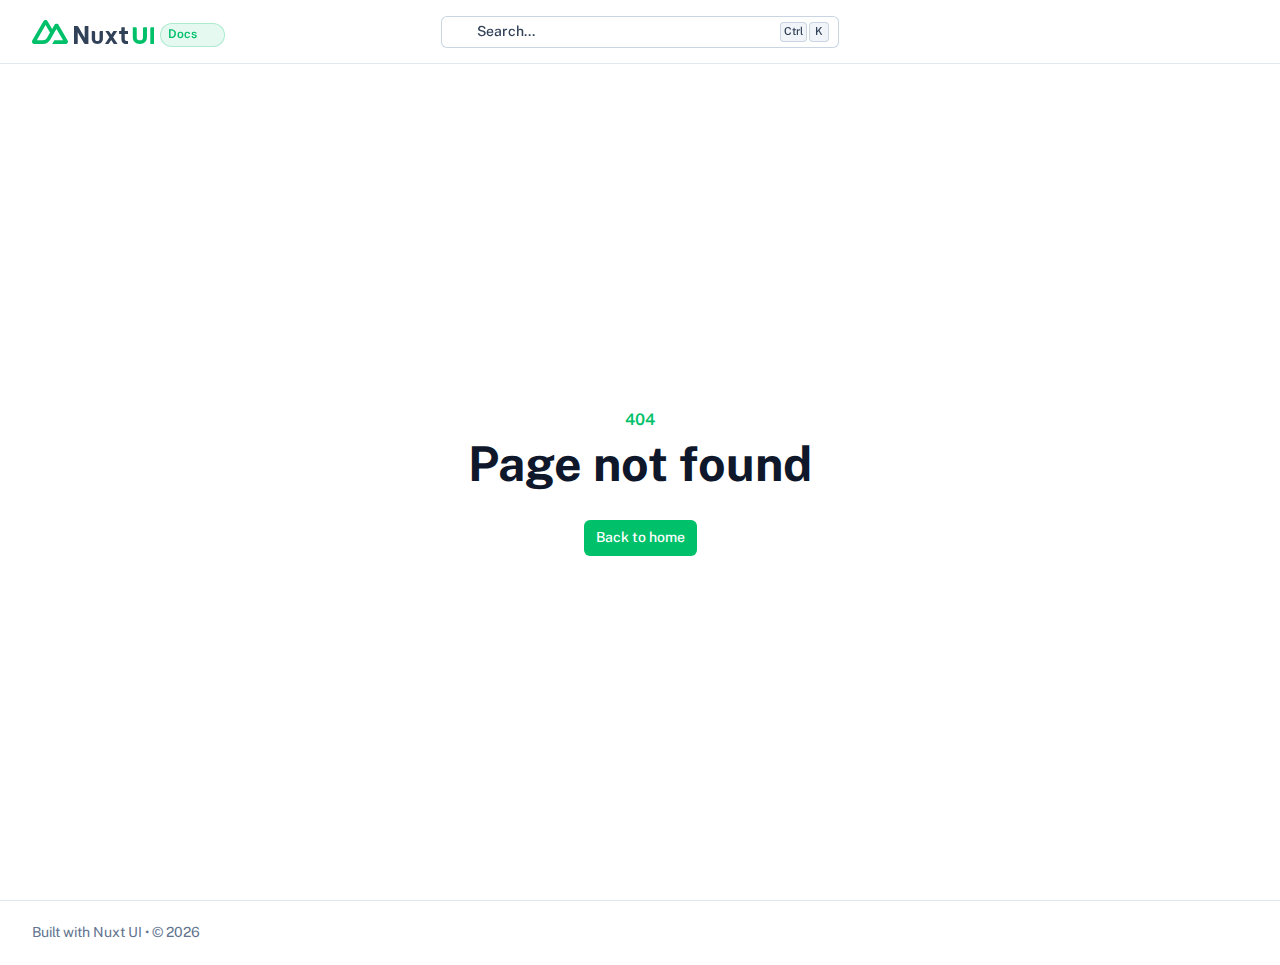
<file: 200.html>
<!DOCTYPE html><html><head><meta charset="utf-8"><meta name="viewport" content="width=device-width, initial-scale=1"><link rel="stylesheet" href="/_nuxt/entry.XbS67Ejl.css" crossorigin><link rel="modulepreload" as="script" crossorigin href="/_nuxt/qLlrC_iX.js"><link rel="prefetch" as="style" crossorigin href="/_nuxt/index.ol6rdaHU.css"><link rel="prefetch" as="script" crossorigin href="/_nuxt/D4SaVC8C.js"><link rel="prefetch" as="script" crossorigin href="/_nuxt/CnrbOAfk.js"><link rel="prefetch" as="script" crossorigin href="/_nuxt/DUhfWcYJ.js"><link rel="prefetch" as="script" crossorigin href="/_nuxt/IITnHcHw.js"><link rel="prefetch" as="script" crossorigin href="/_nuxt/DHoPIw9Q.js"><link rel="prefetch" as="script" crossorigin href="/_nuxt/BUzzOICu.js"><script type="module" src="/_nuxt/qLlrC_iX.js" crossorigin></script><script>"use strict";(()=>{const t=window,e=document.documentElement,c=["dark","light"],n=getStorageValue("localStorage","nuxt-color-mode")||"system";let i=n==="system"?u():n;const r=e.getAttribute("data-color-mode-forced");r&&(i=r),l(i),t["__NUXT_COLOR_MODE__"]={preference:n,value:i,getColorScheme:u,addColorScheme:l,removeColorScheme:d};function l(o){const s=""+o+"",a="";e.classList?e.classList.add(s):e.className+=" "+s,a&&e.setAttribute("data-"+a,o)}function d(o){const s=""+o+"",a="";e.classList?e.classList.remove(s):e.className=e.className.replace(new RegExp(s,"g"),""),a&&e.removeAttribute("data-"+a)}function f(o){return t.matchMedia("(prefers-color-scheme"+o+")")}function u(){if(t.matchMedia&&f("").media!=="not all"){for(const o of c)if(f(":"+o).matches)return o}return"light"}})();function getStorageValue(t,e){switch(t){case"localStorage":return window.localStorage.getItem(e);case"sessionStorage":return window.sessionStorage.getItem(e);case"cookie":return getCookie(e);default:return null}}function getCookie(t){const c=("; "+window.document.cookie).split("; "+t+"=");if(c.length===2)return c.pop()?.split(";").shift()}</script></head><body><div id="__nuxt" class="isolate"></div><div id="teleports"></div><script>window.__NUXT_SITE_CONFIG__={_priority:{name:-10,env:-15},env:"production",name:"nuxt-ui-template-docs"}</script><script type="application/json" data-nuxt-data="nuxt-app" data-ssr="false" id="__NUXT_DATA__">[{"prerenderedAt":1,"serverRendered":2},1758297225549,false]</script><script>window.__NUXT__={};window.__NUXT__.config={public:{content:{wsUrl:""},mdc:{components:{prose:true,map:{accordion:"ProseAccordion","accordion-item":"ProseAccordionItem",badge:"ProseBadge",callout:"ProseCallout",card:"ProseCard","card-group":"ProseCardGroup",caution:"ProseCaution","code-collapse":"ProseCodeCollapse","code-group":"ProseCodeGroup","code-icon":"ProseCodeIcon","code-preview":"ProseCodePreview","code-tree":"ProseCodeTree",collapsible:"ProseCollapsible",field:"ProseField","field-group":"ProseFieldGroup",icon:"ProseIcon",kbd:"ProseKbd",note:"ProseNote",steps:"ProseSteps",tabs:"ProseTabs","tabs-item":"ProseTabsItem",tip:"ProseTip",warning:"ProseWarning"}},headings:{anchorLinks:{h1:false,h2:true,h3:true,h4:true,h5:false,h6:false}}},preview:{api:"https://api.nuxt.studio",iframeMessagingAllowedOrigins:""}},app:{baseURL:"/",buildId:"51838a46-f06b-4e18-a1fc-d0ca3bdd022e",buildAssetsDir:"/_nuxt/",cdnURL:""}}</script></body></html>
</file>
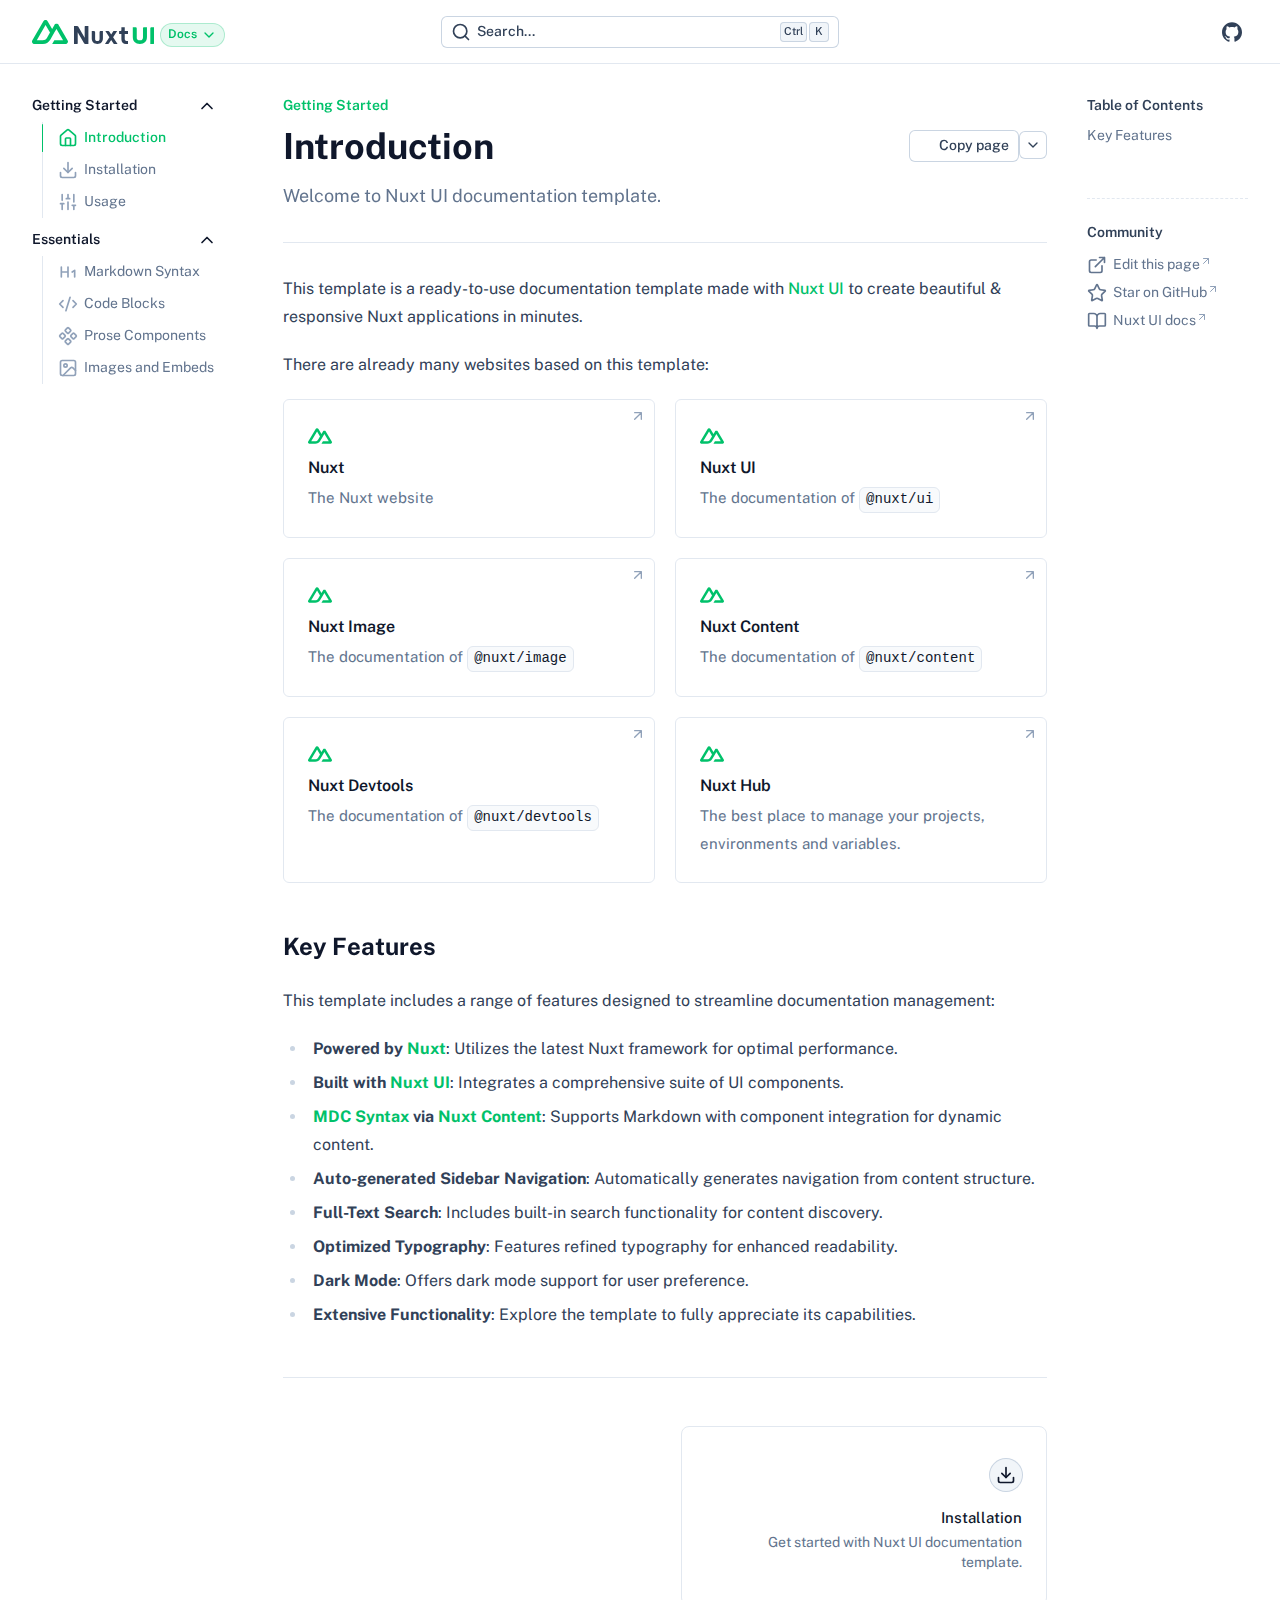
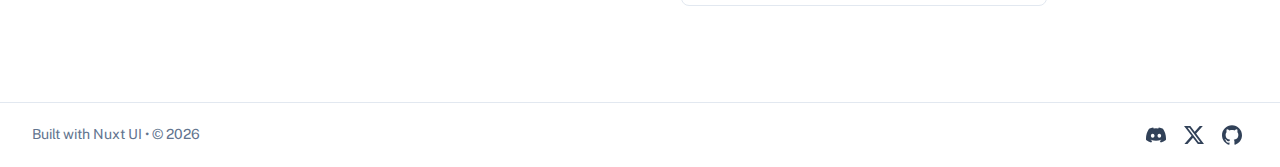
<file: getting-started.html>
<!DOCTYPE html><html  lang="en"><head><meta charset="utf-8"><meta name="viewport" content="width=device-width, initial-scale=1"><style id="nuxt-ui-colors">@layer base {
  :root {
  --ui-color-primary-50: var(--color-green-50, oklch(98.2% 0.018 155.826));
  --ui-color-primary-100: var(--color-green-100, oklch(96.2% 0.044 156.743));
  --ui-color-primary-200: var(--color-green-200, oklch(92.5% 0.084 155.995));
  --ui-color-primary-300: var(--color-green-300, oklch(87.1% 0.15 154.449));
  --ui-color-primary-400: var(--color-green-400, oklch(79.2% 0.209 151.711));
  --ui-color-primary-500: var(--color-green-500, oklch(72.3% 0.219 149.579));
  --ui-color-primary-600: var(--color-green-600, oklch(62.7% 0.194 149.214));
  --ui-color-primary-700: var(--color-green-700, oklch(52.7% 0.154 150.069));
  --ui-color-primary-800: var(--color-green-800, oklch(44.8% 0.119 151.328));
  --ui-color-primary-900: var(--color-green-900, oklch(39.3% 0.095 152.535));
  --ui-color-primary-950: var(--color-green-950, oklch(26.6% 0.065 152.934));
  --ui-color-secondary-50: var(--color-blue-50, oklch(97% 0.014 254.604));
  --ui-color-secondary-100: var(--color-blue-100, oklch(93.2% 0.032 255.585));
  --ui-color-secondary-200: var(--color-blue-200, oklch(88.2% 0.059 254.128));
  --ui-color-secondary-300: var(--color-blue-300, oklch(80.9% 0.105 251.813));
  --ui-color-secondary-400: var(--color-blue-400, oklch(70.7% 0.165 254.624));
  --ui-color-secondary-500: var(--color-blue-500, oklch(62.3% 0.214 259.815));
  --ui-color-secondary-600: var(--color-blue-600, oklch(54.6% 0.245 262.881));
  --ui-color-secondary-700: var(--color-blue-700, oklch(48.8% 0.243 264.376));
  --ui-color-secondary-800: var(--color-blue-800, oklch(42.4% 0.199 265.638));
  --ui-color-secondary-900: var(--color-blue-900, oklch(37.9% 0.146 265.522));
  --ui-color-secondary-950: var(--color-blue-950, oklch(28.2% 0.091 267.935));
  --ui-color-success-50: var(--color-green-50, oklch(98.2% 0.018 155.826));
  --ui-color-success-100: var(--color-green-100, oklch(96.2% 0.044 156.743));
  --ui-color-success-200: var(--color-green-200, oklch(92.5% 0.084 155.995));
  --ui-color-success-300: var(--color-green-300, oklch(87.1% 0.15 154.449));
  --ui-color-success-400: var(--color-green-400, oklch(79.2% 0.209 151.711));
  --ui-color-success-500: var(--color-green-500, oklch(72.3% 0.219 149.579));
  --ui-color-success-600: var(--color-green-600, oklch(62.7% 0.194 149.214));
  --ui-color-success-700: var(--color-green-700, oklch(52.7% 0.154 150.069));
  --ui-color-success-800: var(--color-green-800, oklch(44.8% 0.119 151.328));
  --ui-color-success-900: var(--color-green-900, oklch(39.3% 0.095 152.535));
  --ui-color-success-950: var(--color-green-950, oklch(26.6% 0.065 152.934));
  --ui-color-info-50: var(--color-blue-50, oklch(97% 0.014 254.604));
  --ui-color-info-100: var(--color-blue-100, oklch(93.2% 0.032 255.585));
  --ui-color-info-200: var(--color-blue-200, oklch(88.2% 0.059 254.128));
  --ui-color-info-300: var(--color-blue-300, oklch(80.9% 0.105 251.813));
  --ui-color-info-400: var(--color-blue-400, oklch(70.7% 0.165 254.624));
  --ui-color-info-500: var(--color-blue-500, oklch(62.3% 0.214 259.815));
  --ui-color-info-600: var(--color-blue-600, oklch(54.6% 0.245 262.881));
  --ui-color-info-700: var(--color-blue-700, oklch(48.8% 0.243 264.376));
  --ui-color-info-800: var(--color-blue-800, oklch(42.4% 0.199 265.638));
  --ui-color-info-900: var(--color-blue-900, oklch(37.9% 0.146 265.522));
  --ui-color-info-950: var(--color-blue-950, oklch(28.2% 0.091 267.935));
  --ui-color-warning-50: var(--color-yellow-50, oklch(98.7% 0.026 102.212));
  --ui-color-warning-100: var(--color-yellow-100, oklch(97.3% 0.071 103.193));
  --ui-color-warning-200: var(--color-yellow-200, oklch(94.5% 0.129 101.54));
  --ui-color-warning-300: var(--color-yellow-300, oklch(90.5% 0.182 98.111));
  --ui-color-warning-400: var(--color-yellow-400, oklch(85.2% 0.199 91.936));
  --ui-color-warning-500: var(--color-yellow-500, oklch(79.5% 0.184 86.047));
  --ui-color-warning-600: var(--color-yellow-600, oklch(68.1% 0.162 75.834));
  --ui-color-warning-700: var(--color-yellow-700, oklch(55.4% 0.135 66.442));
  --ui-color-warning-800: var(--color-yellow-800, oklch(47.6% 0.114 61.907));
  --ui-color-warning-900: var(--color-yellow-900, oklch(42.1% 0.095 57.708));
  --ui-color-warning-950: var(--color-yellow-950, oklch(28.6% 0.066 53.813));
  --ui-color-error-50: var(--color-red-50, oklch(97.1% 0.013 17.38));
  --ui-color-error-100: var(--color-red-100, oklch(93.6% 0.032 17.717));
  --ui-color-error-200: var(--color-red-200, oklch(88.5% 0.062 18.334));
  --ui-color-error-300: var(--color-red-300, oklch(80.8% 0.114 19.571));
  --ui-color-error-400: var(--color-red-400, oklch(70.4% 0.191 22.216));
  --ui-color-error-500: var(--color-red-500, oklch(63.7% 0.237 25.331));
  --ui-color-error-600: var(--color-red-600, oklch(57.7% 0.245 27.325));
  --ui-color-error-700: var(--color-red-700, oklch(50.5% 0.213 27.518));
  --ui-color-error-800: var(--color-red-800, oklch(44.4% 0.177 26.899));
  --ui-color-error-900: var(--color-red-900, oklch(39.6% 0.141 25.723));
  --ui-color-error-950: var(--color-red-950, oklch(25.8% 0.092 26.042));
  --ui-color-neutral-50: var(--color-slate-50, oklch(98.4% 0.003 247.858));
  --ui-color-neutral-100: var(--color-slate-100, oklch(96.8% 0.007 247.896));
  --ui-color-neutral-200: var(--color-slate-200, oklch(92.9% 0.013 255.508));
  --ui-color-neutral-300: var(--color-slate-300, oklch(86.9% 0.022 252.894));
  --ui-color-neutral-400: var(--color-slate-400, oklch(70.4% 0.04 256.788));
  --ui-color-neutral-500: var(--color-slate-500, oklch(55.4% 0.046 257.417));
  --ui-color-neutral-600: var(--color-slate-600, oklch(44.6% 0.043 257.281));
  --ui-color-neutral-700: var(--color-slate-700, oklch(37.2% 0.044 257.287));
  --ui-color-neutral-800: var(--color-slate-800, oklch(27.9% 0.041 260.031));
  --ui-color-neutral-900: var(--color-slate-900, oklch(20.8% 0.042 265.755));
  --ui-color-neutral-950: var(--color-slate-950, oklch(12.9% 0.042 264.695));
  }
  :root, .light {
  --ui-primary: var(--ui-color-primary-500);
  --ui-secondary: var(--ui-color-secondary-500);
  --ui-success: var(--ui-color-success-500);
  --ui-info: var(--ui-color-info-500);
  --ui-warning: var(--ui-color-warning-500);
  --ui-error: var(--ui-color-error-500);
  }
  .dark {
  --ui-primary: var(--ui-color-primary-400);
  --ui-secondary: var(--ui-color-secondary-400);
  --ui-success: var(--ui-color-success-400);
  --ui-info: var(--ui-color-info-400);
  --ui-warning: var(--ui-color-warning-400);
  --ui-error: var(--ui-color-error-400);
  }
}</style><title>Introduction - Nuxt Docs Template</title><link rel="stylesheet" href="/_nuxt/entry.XbS67Ejl.css" crossorigin><style>@layer components {:where(.i-lucide\:arrow-up-right){display:inline-block;width:1em;height:1em;background-color:currentColor;-webkit-mask-image:var(--svg);mask-image:var(--svg);-webkit-mask-repeat:no-repeat;mask-repeat:no-repeat;-webkit-mask-size:100% 100%;mask-size:100% 100%;--svg:url("data:image/svg+xml,%3Csvg xmlns='http://www.w3.org/2000/svg' viewBox='0 0 24 24' width='24' height='24'%3E%3Cpath fill='none' stroke='black' stroke-linecap='round' stroke-linejoin='round' stroke-width='2' d='M7 7h10v10M7 17L17 7'/%3E%3C/svg%3E")}:where(.i-lucide\:book-open){display:inline-block;width:1em;height:1em;background-color:currentColor;-webkit-mask-image:var(--svg);mask-image:var(--svg);-webkit-mask-repeat:no-repeat;mask-repeat:no-repeat;-webkit-mask-size:100% 100%;mask-size:100% 100%;--svg:url("data:image/svg+xml,%3Csvg xmlns='http://www.w3.org/2000/svg' viewBox='0 0 24 24' width='24' height='24'%3E%3Cpath fill='none' stroke='black' stroke-linecap='round' stroke-linejoin='round' stroke-width='2' d='M12 7v14m-9-3a1 1 0 0 1-1-1V4a1 1 0 0 1 1-1h5a4 4 0 0 1 4 4a4 4 0 0 1 4-4h5a1 1 0 0 1 1 1v13a1 1 0 0 1-1 1h-6a3 3 0 0 0-3 3a3 3 0 0 0-3-3z'/%3E%3C/svg%3E")}:where(.i-lucide\:chevron-down){display:inline-block;width:1em;height:1em;background-color:currentColor;-webkit-mask-image:var(--svg);mask-image:var(--svg);-webkit-mask-repeat:no-repeat;mask-repeat:no-repeat;-webkit-mask-size:100% 100%;mask-size:100% 100%;--svg:url("data:image/svg+xml,%3Csvg xmlns='http://www.w3.org/2000/svg' viewBox='0 0 24 24' width='24' height='24'%3E%3Cpath fill='none' stroke='black' stroke-linecap='round' stroke-linejoin='round' stroke-width='2' d='m6 9l6 6l6-6'/%3E%3C/svg%3E")}:where(.i-lucide\:code-xml){display:inline-block;width:1em;height:1em;background-color:currentColor;-webkit-mask-image:var(--svg);mask-image:var(--svg);-webkit-mask-repeat:no-repeat;mask-repeat:no-repeat;-webkit-mask-size:100% 100%;mask-size:100% 100%;--svg:url("data:image/svg+xml,%3Csvg xmlns='http://www.w3.org/2000/svg' viewBox='0 0 24 24' width='24' height='24'%3E%3Cpath fill='none' stroke='black' stroke-linecap='round' stroke-linejoin='round' stroke-width='2' d='m18 16l4-4l-4-4M6 8l-4 4l4 4m8.5-12l-5 16'/%3E%3C/svg%3E")}:where(.i-lucide\:component){display:inline-block;width:1em;height:1em;background-color:currentColor;-webkit-mask-image:var(--svg);mask-image:var(--svg);-webkit-mask-repeat:no-repeat;mask-repeat:no-repeat;-webkit-mask-size:100% 100%;mask-size:100% 100%;--svg:url("data:image/svg+xml,%3Csvg xmlns='http://www.w3.org/2000/svg' viewBox='0 0 24 24' width='24' height='24'%3E%3Cpath fill='none' stroke='black' stroke-linecap='round' stroke-linejoin='round' stroke-width='2' d='M15.536 11.293a1 1 0 0 0 0 1.414l2.376 2.377a1 1 0 0 0 1.414 0l2.377-2.377a1 1 0 0 0 0-1.414l-2.377-2.377a1 1 0 0 0-1.414 0zm-13.239 0a1 1 0 0 0 0 1.414l2.377 2.377a1 1 0 0 0 1.414 0l2.377-2.377a1 1 0 0 0 0-1.414L6.088 8.916a1 1 0 0 0-1.414 0zm6.619 6.619a1 1 0 0 0 0 1.415l2.377 2.376a1 1 0 0 0 1.414 0l2.377-2.376a1 1 0 0 0 0-1.415l-2.377-2.376a1 1 0 0 0-1.414 0zm0-13.238a1 1 0 0 0 0 1.414l2.377 2.376a1 1 0 0 0 1.414 0l2.377-2.376a1 1 0 0 0 0-1.414l-2.377-2.377a1 1 0 0 0-1.414 0z'/%3E%3C/svg%3E")}:where(.i-lucide\:download){display:inline-block;width:1em;height:1em;background-color:currentColor;-webkit-mask-image:var(--svg);mask-image:var(--svg);-webkit-mask-repeat:no-repeat;mask-repeat:no-repeat;-webkit-mask-size:100% 100%;mask-size:100% 100%;--svg:url("data:image/svg+xml,%3Csvg xmlns='http://www.w3.org/2000/svg' viewBox='0 0 24 24' width='24' height='24'%3E%3Cg fill='none' stroke='black' stroke-linecap='round' stroke-linejoin='round' stroke-width='2'%3E%3Cpath d='M12 15V3m9 12v4a2 2 0 0 1-2 2H5a2 2 0 0 1-2-2v-4'/%3E%3Cpath d='m7 10l5 5l5-5'/%3E%3C/g%3E%3C/svg%3E")}:where(.i-lucide\:external-link){display:inline-block;width:1em;height:1em;background-color:currentColor;-webkit-mask-image:var(--svg);mask-image:var(--svg);-webkit-mask-repeat:no-repeat;mask-repeat:no-repeat;-webkit-mask-size:100% 100%;mask-size:100% 100%;--svg:url("data:image/svg+xml,%3Csvg xmlns='http://www.w3.org/2000/svg' viewBox='0 0 24 24' width='24' height='24'%3E%3Cpath fill='none' stroke='black' stroke-linecap='round' stroke-linejoin='round' stroke-width='2' d='M15 3h6v6m-11 5L21 3m-3 10v6a2 2 0 0 1-2 2H5a2 2 0 0 1-2-2V8a2 2 0 0 1 2-2h6'/%3E%3C/svg%3E")}:where(.i-lucide\:hash){display:inline-block;width:1em;height:1em;background-color:currentColor;-webkit-mask-image:var(--svg);mask-image:var(--svg);-webkit-mask-repeat:no-repeat;mask-repeat:no-repeat;-webkit-mask-size:100% 100%;mask-size:100% 100%;--svg:url("data:image/svg+xml,%3Csvg xmlns='http://www.w3.org/2000/svg' viewBox='0 0 24 24' width='24' height='24'%3E%3Cpath fill='none' stroke='black' stroke-linecap='round' stroke-linejoin='round' stroke-width='2' d='M4 9h16M4 15h16M10 3L8 21m8-18l-2 18'/%3E%3C/svg%3E")}:where(.i-lucide\:heading-1){display:inline-block;width:1em;height:1em;background-color:currentColor;-webkit-mask-image:var(--svg);mask-image:var(--svg);-webkit-mask-repeat:no-repeat;mask-repeat:no-repeat;-webkit-mask-size:100% 100%;mask-size:100% 100%;--svg:url("data:image/svg+xml,%3Csvg xmlns='http://www.w3.org/2000/svg' viewBox='0 0 24 24' width='24' height='24'%3E%3Cpath fill='none' stroke='black' stroke-linecap='round' stroke-linejoin='round' stroke-width='2' d='M4 12h8m-8 6V6m8 12V6m5 6l3-2v8'/%3E%3C/svg%3E")}:where(.i-lucide\:house){display:inline-block;width:1em;height:1em;background-color:currentColor;-webkit-mask-image:var(--svg);mask-image:var(--svg);-webkit-mask-repeat:no-repeat;mask-repeat:no-repeat;-webkit-mask-size:100% 100%;mask-size:100% 100%;--svg:url("data:image/svg+xml,%3Csvg xmlns='http://www.w3.org/2000/svg' viewBox='0 0 24 24' width='24' height='24'%3E%3Cg fill='none' stroke='black' stroke-linecap='round' stroke-linejoin='round' stroke-width='2'%3E%3Cpath d='M15 21v-8a1 1 0 0 0-1-1h-4a1 1 0 0 0-1 1v8'/%3E%3Cpath d='M3 10a2 2 0 0 1 .709-1.528l7-6a2 2 0 0 1 2.582 0l7 6A2 2 0 0 1 21 10v9a2 2 0 0 1-2 2H5a2 2 0 0 1-2-2z'/%3E%3C/g%3E%3C/svg%3E")}:where(.i-lucide\:image){display:inline-block;width:1em;height:1em;background-color:currentColor;-webkit-mask-image:var(--svg);mask-image:var(--svg);-webkit-mask-repeat:no-repeat;mask-repeat:no-repeat;-webkit-mask-size:100% 100%;mask-size:100% 100%;--svg:url("data:image/svg+xml,%3Csvg xmlns='http://www.w3.org/2000/svg' viewBox='0 0 24 24' width='24' height='24'%3E%3Cg fill='none' stroke='black' stroke-linecap='round' stroke-linejoin='round' stroke-width='2'%3E%3Crect width='18' height='18' x='3' y='3' rx='2' ry='2'/%3E%3Ccircle cx='9' cy='9' r='2'/%3E%3Cpath d='m21 15l-3.086-3.086a2 2 0 0 0-2.828 0L6 21'/%3E%3C/g%3E%3C/svg%3E")}:where(.i-lucide\:menu){display:inline-block;width:1em;height:1em;background-color:currentColor;-webkit-mask-image:var(--svg);mask-image:var(--svg);-webkit-mask-repeat:no-repeat;mask-repeat:no-repeat;-webkit-mask-size:100% 100%;mask-size:100% 100%;--svg:url("data:image/svg+xml,%3Csvg xmlns='http://www.w3.org/2000/svg' viewBox='0 0 24 24' width='24' height='24'%3E%3Cpath fill='none' stroke='black' stroke-linecap='round' stroke-linejoin='round' stroke-width='2' d='M4 5h16M4 12h16M4 19h16'/%3E%3C/svg%3E")}:where(.i-lucide\:search){display:inline-block;width:1em;height:1em;background-color:currentColor;-webkit-mask-image:var(--svg);mask-image:var(--svg);-webkit-mask-repeat:no-repeat;mask-repeat:no-repeat;-webkit-mask-size:100% 100%;mask-size:100% 100%;--svg:url("data:image/svg+xml,%3Csvg xmlns='http://www.w3.org/2000/svg' viewBox='0 0 24 24' width='24' height='24'%3E%3Cg fill='none' stroke='black' stroke-linecap='round' stroke-linejoin='round' stroke-width='2'%3E%3Cpath d='m21 21l-4.34-4.34'/%3E%3Ccircle cx='11' cy='11' r='8'/%3E%3C/g%3E%3C/svg%3E")}:where(.i-lucide\:sliders){display:inline-block;width:1em;height:1em;background-color:currentColor;-webkit-mask-image:var(--svg);mask-image:var(--svg);-webkit-mask-repeat:no-repeat;mask-repeat:no-repeat;-webkit-mask-size:100% 100%;mask-size:100% 100%;--svg:url("data:image/svg+xml,%3Csvg xmlns='http://www.w3.org/2000/svg' viewBox='0 0 24 24' width='24' height='24'%3E%3Cpath fill='none' stroke='black' stroke-linecap='round' stroke-linejoin='round' stroke-width='2' d='M10 8h4m-2 13v-9m0-4V3m5 13h4m-2-4V3m0 18v-5M3 14h4m-2-4V3m0 18v-7'/%3E%3C/svg%3E")}:where(.i-lucide\:star){display:inline-block;width:1em;height:1em;background-color:currentColor;-webkit-mask-image:var(--svg);mask-image:var(--svg);-webkit-mask-repeat:no-repeat;mask-repeat:no-repeat;-webkit-mask-size:100% 100%;mask-size:100% 100%;--svg:url("data:image/svg+xml,%3Csvg xmlns='http://www.w3.org/2000/svg' viewBox='0 0 24 24' width='24' height='24'%3E%3Cpath fill='none' stroke='black' stroke-linecap='round' stroke-linejoin='round' stroke-width='2' d='M11.525 2.295a.53.53 0 0 1 .95 0l2.31 4.679a2.12 2.12 0 0 0 1.595 1.16l5.166.756a.53.53 0 0 1 .294.904l-3.736 3.638a2.12 2.12 0 0 0-.611 1.878l.882 5.14a.53.53 0 0 1-.771.56l-4.618-2.428a2.12 2.12 0 0 0-1.973 0L6.396 21.01a.53.53 0 0 1-.77-.56l.881-5.139a2.12 2.12 0 0 0-.611-1.879L2.16 9.795a.53.53 0 0 1 .294-.906l5.165-.755a2.12 2.12 0 0 0 1.597-1.16z'/%3E%3C/svg%3E")}:where(.i-simple-icons\:discord){display:inline-block;width:1em;height:1em;background-color:currentColor;-webkit-mask-image:var(--svg);mask-image:var(--svg);-webkit-mask-repeat:no-repeat;mask-repeat:no-repeat;-webkit-mask-size:100% 100%;mask-size:100% 100%;--svg:url("data:image/svg+xml,%3Csvg xmlns='http://www.w3.org/2000/svg' viewBox='0 0 24 24' width='24' height='24'%3E%3Cpath fill='black' d='M20.317 4.37a19.8 19.8 0 0 0-4.885-1.515a.074.074 0 0 0-.079.037c-.21.375-.444.864-.608 1.25a18.3 18.3 0 0 0-5.487 0a13 13 0 0 0-.617-1.25a.08.08 0 0 0-.079-.037A19.7 19.7 0 0 0 3.677 4.37a.1.1 0 0 0-.032.027C.533 9.046-.32 13.58.099 18.057a.08.08 0 0 0 .031.057a19.9 19.9 0 0 0 5.993 3.03a.08.08 0 0 0 .084-.028a14 14 0 0 0 1.226-1.994a.076.076 0 0 0-.041-.106a13 13 0 0 1-1.872-.892a.077.077 0 0 1-.008-.128a10 10 0 0 0 .372-.292a.07.07 0 0 1 .077-.01c3.928 1.793 8.18 1.793 12.062 0a.07.07 0 0 1 .078.01q.181.149.373.292a.077.077 0 0 1-.006.127a12.3 12.3 0 0 1-1.873.892a.077.077 0 0 0-.041.107c.36.698.772 1.362 1.225 1.993a.08.08 0 0 0 .084.028a19.8 19.8 0 0 0 6.002-3.03a.08.08 0 0 0 .032-.054c.5-5.177-.838-9.674-3.549-13.66a.06.06 0 0 0-.031-.03M8.02 15.33c-1.182 0-2.157-1.085-2.157-2.419c0-1.333.956-2.419 2.157-2.419c1.21 0 2.176 1.096 2.157 2.42c0 1.333-.956 2.418-2.157 2.418m7.975 0c-1.183 0-2.157-1.085-2.157-2.419c0-1.333.955-2.419 2.157-2.419c1.21 0 2.176 1.096 2.157 2.42c0 1.333-.946 2.418-2.157 2.418'/%3E%3C/svg%3E")}:where(.i-simple-icons\:github){display:inline-block;width:1em;height:1em;background-color:currentColor;-webkit-mask-image:var(--svg);mask-image:var(--svg);-webkit-mask-repeat:no-repeat;mask-repeat:no-repeat;-webkit-mask-size:100% 100%;mask-size:100% 100%;--svg:url("data:image/svg+xml,%3Csvg xmlns='http://www.w3.org/2000/svg' viewBox='0 0 24 24' width='24' height='24'%3E%3Cpath fill='black' d='M12 .297c-6.63 0-12 5.373-12 12c0 5.303 3.438 9.8 8.205 11.385c.6.113.82-.258.82-.577c0-.285-.01-1.04-.015-2.04c-3.338.724-4.042-1.61-4.042-1.61C4.422 18.07 3.633 17.7 3.633 17.7c-1.087-.744.084-.729.084-.729c1.205.084 1.838 1.236 1.838 1.236c1.07 1.835 2.809 1.305 3.495.998c.108-.776.417-1.305.76-1.605c-2.665-.3-5.466-1.332-5.466-5.93c0-1.31.465-2.38 1.235-3.22c-.135-.303-.54-1.523.105-3.176c0 0 1.005-.322 3.3 1.23c.96-.267 1.98-.399 3-.405c1.02.006 2.04.138 3 .405c2.28-1.552 3.285-1.23 3.285-1.23c.645 1.653.24 2.873.12 3.176c.765.84 1.23 1.91 1.23 3.22c0 4.61-2.805 5.625-5.475 5.92c.42.36.81 1.096.81 2.22c0 1.606-.015 2.896-.015 3.286c0 .315.21.69.825.57C20.565 22.092 24 17.592 24 12.297c0-6.627-5.373-12-12-12'/%3E%3C/svg%3E")}:where(.i-simple-icons\:nuxtdotjs){display:inline-block;width:1em;height:1em;background-color:currentColor;-webkit-mask-image:var(--svg);mask-image:var(--svg);-webkit-mask-repeat:no-repeat;mask-repeat:no-repeat;-webkit-mask-size:100% 100%;mask-size:100% 100%;--svg:url("data:image/svg+xml,%3Csvg xmlns='http://www.w3.org/2000/svg' viewBox='0 0 24 24' width='24' height='24'%3E%3Cpath fill='black' d='M13.464 19.83h8.922c.283 0 .562-.073.807-.21a1.6 1.6 0 0 0 .591-.574a1.53 1.53 0 0 0 .216-.783a1.53 1.53 0 0 0-.217-.782L17.792 7.414a1.6 1.6 0 0 0-.591-.573a1.65 1.65 0 0 0-.807-.21c-.283 0-.562.073-.807.21a1.6 1.6 0 0 0-.59.573L13.463 9.99L10.47 4.953a1.6 1.6 0 0 0-.591-.573a1.65 1.65 0 0 0-.807-.21c-.284 0-.562.073-.807.21a1.6 1.6 0 0 0-.591.573L.216 17.481a1.53 1.53 0 0 0-.217.782c0 .275.074.545.216.783a1.6 1.6 0 0 0 .59.574c.246.137.525.21.808.21h5.6c2.22 0 3.856-.946 4.982-2.79l2.733-4.593l1.464-2.457l4.395 7.382h-5.859Zm-6.341-2.46l-3.908-.002l5.858-9.842l2.923 4.921l-1.957 3.29c-.748 1.196-1.597 1.632-2.916 1.632'/%3E%3C/svg%3E")}:where(.i-simple-icons\:x){display:inline-block;width:1em;height:1em;background-color:currentColor;-webkit-mask-image:var(--svg);mask-image:var(--svg);-webkit-mask-repeat:no-repeat;mask-repeat:no-repeat;-webkit-mask-size:100% 100%;mask-size:100% 100%;--svg:url("data:image/svg+xml,%3Csvg xmlns='http://www.w3.org/2000/svg' viewBox='0 0 24 24' width='24' height='24'%3E%3Cpath fill='black' d='M18.901 1.153h3.68l-8.04 9.19L24 22.846h-7.406l-5.8-7.584l-6.638 7.584H.474l8.6-9.83L0 1.154h7.594l5.243 6.932ZM17.61 20.644h2.039L6.486 3.24H4.298Z'/%3E%3C/svg%3E")}}</style><link rel="preload" as="fetch" crossorigin="anonymous" href="/getting-started/_payload.json?51838a46-f06b-4e18-a1fc-d0ca3bdd022e"><link rel="modulepreload" as="script" crossorigin href="/_nuxt/qLlrC_iX.js"><link rel="modulepreload" as="script" crossorigin href="/_nuxt/DUhfWcYJ.js"><link rel="modulepreload" as="script" crossorigin href="/_nuxt/IITnHcHw.js"><link rel="modulepreload" as="script" crossorigin href="/_nuxt/Dir5JKo0.js"><link rel="modulepreload" as="script" crossorigin href="/_nuxt/BAOzErK9.js"><link rel="modulepreload" as="script" crossorigin href="/_nuxt/BN_7HF1G.js"><link rel="modulepreload" as="script" crossorigin href="/_nuxt/PSIhwTMr.js"><link rel="modulepreload" as="script" crossorigin href="/_nuxt/N2nz5SLL.js"><link rel="modulepreload" as="script" crossorigin href="/_nuxt/BcRndn7j.js"><link rel="modulepreload" as="script" crossorigin href="/_nuxt/DYCmZFyF.js"><link rel="modulepreload" as="script" crossorigin href="/_nuxt/CL2wk8b_.js"><link rel="modulepreload" as="script" crossorigin href="/_nuxt/CBLFGWxN.js"><link rel="modulepreload" as="script" crossorigin href="/_nuxt/BfBDFkWI.js"><link rel="modulepreload" as="script" crossorigin href="/_nuxt/zcIBiRX-.js"><link rel="modulepreload" as="script" crossorigin href="/_nuxt/CH-0Qt1p.js"><link rel="modulepreload" as="script" crossorigin href="/_nuxt/BToG9hVk.js"><link rel="preload" as="fetch" fetchpriority="low" crossorigin="anonymous" href="/_nuxt/builds/meta/51838a46-f06b-4e18-a1fc-d0ca3bdd022e.json"><link rel="prefetch" as="style" crossorigin href="/_nuxt/index.ol6rdaHU.css"><link rel="prefetch" as="script" crossorigin href="/_nuxt/D4SaVC8C.js"><link rel="prefetch" as="script" crossorigin href="/_nuxt/CnrbOAfk.js"><link rel="prefetch" as="script" crossorigin href="/_nuxt/DHoPIw9Q.js"><link rel="prefetch" as="script" crossorigin href="/_nuxt/BUzzOICu.js"><meta property="og:image" content="/__og-image__/static/getting-started/og.png"><meta property="og:image:type" content="image/png"><meta name="twitter:card" content="summary_large_image"><meta name="twitter:image" content="/__og-image__/static/getting-started/og.png"><meta name="twitter:image:src" content="/__og-image__/static/getting-started/og.png"><meta property="og:image:width" content="1200"><meta name="twitter:image:width" content="1200"><meta property="og:image:height" content="600"><meta name="twitter:image:height" content="600"><link rel="icon" href="/favicon.ico"><meta property="og:site_name" content="Nuxt Docs Template"><meta property="og:title" content="Introduction"><meta name="description" content="Welcome to Nuxt UI documentation template."><meta property="og:description" content="Welcome to Nuxt UI documentation template."><script type="module" src="/_nuxt/qLlrC_iX.js" crossorigin></script><script>"use strict";(()=>{const t=window,e=document.documentElement,c=["dark","light"],n=getStorageValue("localStorage","nuxt-color-mode")||"system";let i=n==="system"?u():n;const r=e.getAttribute("data-color-mode-forced");r&&(i=r),l(i),t["__NUXT_COLOR_MODE__"]={preference:n,value:i,getColorScheme:u,addColorScheme:l,removeColorScheme:d};function l(o){const s=""+o+"",a="";e.classList?e.classList.add(s):e.className+=" "+s,a&&e.setAttribute("data-"+a,o)}function d(o){const s=""+o+"",a="";e.classList?e.classList.remove(s):e.className=e.className.replace(new RegExp(s,"g"),""),a&&e.removeAttribute("data-"+a)}function f(o){return t.matchMedia("(prefers-color-scheme"+o+")")}function u(){if(t.matchMedia&&f("").media!=="not all"){for(const o of c)if(f(":"+o).matches)return o}return"light"}})();function getStorageValue(t,e){switch(t){case"localStorage":return window.localStorage.getItem(e);case"sessionStorage":return window.sessionStorage.getItem(e);case"cookie":return getCookie(e);default:return null}}function getCookie(t){const c=("; "+window.document.cookie).split("; "+t+"=");if(c.length===2)return c.pop()?.split(";").shift()}</script></head><body><div id="__nuxt" class="isolate"><!--[--><!--[--><!--[--><!--[--><!--[--><div class="nuxt-loading-indicator" style="position:fixed;top:0;right:0;left:0;pointer-events:none;width:auto;height:3px;opacity:0;background:repeating-linear-gradient(to right,#00dc82 0%,#34cdfe 50%,#0047e1 100%);background-size:Infinity% auto;transform:scaleX(0%);transform-origin:left;transition:transform 0.1s, height 0.4s, opacity 0.4s;z-index:999999;"></div><!--[--><!----><!----><!----><header class="bg-default/75 backdrop-blur border-b border-default h-(--ui-header-height) sticky top-0 z-50"><!--[--><!--]--><div class="w-full max-w-(--ui-container) mx-auto px-4 sm:px-6 lg:px-8 flex items-center justify-between gap-3 h-full"><!--[--><div class="lg:flex-1 flex items-center gap-1.5"><!----><!--[--><a href="/" class=""><svg width="1020" height="200" viewbox="0 0 1020 200" fill="none" xmlns="http://www.w3.org/2000/svg" class="w-auto h-6 shrink-0"><path d="M377 200C379.16 200 381 198.209 381 196V103C381 103 386 112 395 127L434 194C435.785 197.74 439.744 200 443 200H470V50H443C441.202 50 439 51.4941 439 54V148L421 116L385 55C383.248 51.8912 379.479 50 376 50H350V200H377Z" fill="currentColor"></path><path d="M726 92H739C742.314 92 745 89.3137 745 86V60H773V92H800V116H773V159C773 169.5 778.057 174 787 174H800V200H783C759.948 200 745 185.071 745 160V116H726V92Z" fill="currentColor"></path><path d="M591 92V154C591 168.004 585.742 179.809 578 188C570.258 196.191 559.566 200 545 200C530.434 200 518.742 196.191 511 188C503.389 179.809 498 168.004 498 154V92H514C517.412 92 520.769 92.622 523 95C525.231 97.2459 526 98.5652 526 102V154C526 162.059 526.457 167.037 530 171C533.543 174.831 537.914 176 545 176C552.217 176 555.457 174.831 559 171C562.543 167.037 563 162.059 563 154V102C563 98.5652 563.769 96.378 566 94C567.96 91.9107 570.028 91.9599 573 92C573.411 92.0055 574.586 92 575 92H591Z" fill="currentColor"></path><path d="M676 144L710 92H684C680.723 92 677.812 93.1758 676 96L660 120L645 97C643.188 94.1758 639.277 92 636 92H611L645 143L608 200H634C637.25 200 640.182 196.787 642 194L660 167L679 195C680.818 197.787 683.75 200 687 200H713L676 144Z" fill="currentColor"></path><path d="M168 200H279C282.542 200 285.932 198.756 289 197C292.068 195.244 295.23 193.041 297 190C298.77 186.959 300.002 183.51 300 179.999C299.998 176.488 298.773 173.04 297 170.001L222 41C220.23 37.96 218.067 35.7552 215 34C211.933 32.2448 207.542 31 204 31C200.458 31 197.067 32.2448 194 34C190.933 35.7552 188.77 37.96 187 41L168 74L130 9.99764C128.228 6.95784 126.068 3.75491 123 2C119.932 0.245087 116.542 0 113 0C109.458 0 106.068 0.245087 103 2C99.9323 3.75491 96.7717 6.95784 95 9.99764L2 170.001C0.226979 173.04 0.00154312 176.488 1.90993e-06 179.999C-0.0015393 183.51 0.229648 186.959 2 190C3.77035 193.04 6.93245 195.244 10 197C13.0675 198.756 16.4578 200 20 200H90C117.737 200 137.925 187.558 152 164L186 105L204 74L259 168H186L168 200ZM89 168H40L113 42L150 105L125.491 147.725C116.144 163.01 105.488 168 89 168Z" fill="var(--ui-primary)"></path><path d="M958 60.0001H938C933.524 60.0001 929.926 59.9395 927 63C924.074 65.8905 925 67.5792 925 72V141C925 151.372 923.648 156.899 919 162C914.352 166.931 908.468 169 899 169C889.705 169 882.648 166.931 878 162C873.352 156.899 873 151.372 873 141V72.0001C873 67.5793 872.926 65.8906 870 63.0001C867.074 59.9396 863.476 60.0001 859 60.0001H840V141C840 159.023 845.016 173.458 855 184C865.156 194.542 879.893 200 899 200C918.107 200 932.844 194.542 943 184C953.156 173.458 958 159.023 958 141V60.0001Z" fill="var(--ui-primary)"></path><path fill-rule="evenodd" clip-rule="evenodd" d="M1000 60.0233L1020 60V77L1020 128V156.007L1020 181L1020 189.004C1020 192.938 1019.98 194.429 1017 197.001C1014.02 199.725 1009.56 200 1005 200H986.001V181.006L986 130.012V70.0215C986 66.1576 986.016 64.5494 989 62.023C991.819 59.6358 995.437 60.0233 1000 60.0233Z" fill="var(--ui-primary)"></path></svg></a><!--[--><!--[--><!--[--><!--[--><!--[--><button type="button" id="reka-dropdown-menu-trigger-v-0-0" aria-haspopup="menu" aria-expanded="false" data-state="closed" class="inline-flex items-center disabled:cursor-not-allowed aria-disabled:cursor-not-allowed disabled:opacity-75 aria-disabled:opacity-75 transition-colors px-2 py-1 text-xs gap-1 text-primary ring ring-inset ring-primary/25 bg-primary/10 hover:bg-primary/15 active:bg-primary/15 disabled:bg-primary/10 aria-disabled:bg-primary/10 focus:outline-none focus-visible:ring-2 focus-visible:ring-primary -mb-[6px] font-semibold rounded-full truncate"><!--[--><!--[--><!----><!--]--><!--[--><span class="truncate">Docs</span><!--]--><!--[--><span class="iconify i-lucide:chevron-down shrink-0 size-4 transition-transform duration-200" aria-hidden="true" style=""></span><!--]--><!--]--></button><!--]--><!--]--><!--[--><!----><!--v-if--><!--]--><!--]--><!--]--><!--]--><!--]--></div><div class="hidden lg:flex flex-1"><!--[--><!--[--><!----><!--[--><!--[--><button type="button" class="rounded-md font-medium inline-flex items-center disabled:cursor-not-allowed aria-disabled:cursor-not-allowed disabled:opacity-75 aria-disabled:opacity-75 transition-colors px-2.5 py-1.5 text-sm gap-1.5 ring ring-inset ring-accented text-default bg-default hover:bg-elevated active:bg-elevated disabled:bg-default aria-disabled:bg-default focus:outline-none focus-visible:ring-2 focus-visible:ring-inverted w-full"><!--[--><!--[--><span class="iconify i-lucide:search shrink-0 size-5" aria-hidden="true" style=""></span><!--]--><!--[--><span class="truncate">Search...</span><!--]--><!--[--><div class="hidden lg:flex items-center gap-0.5 ms-auto"><!--[--><!--[--><kbd class="inline-flex items-center justify-center px-1 rounded-sm font-medium font-sans h-5 min-w-[20px] text-[11px] ring ring-inset ring-accented text-default bg-elevated"><!--[--> <!--]--></kbd><kbd class="inline-flex items-center justify-center px-1 rounded-sm font-medium font-sans h-5 min-w-[20px] text-[11px] ring ring-inset ring-accented text-default bg-elevated"><!--[-->K<!--]--></kbd><!--]--><!--]--></div><!--]--><!--]--></button><!--]--><!--]--><!--]--><!--]--></div><div class="flex items-center justify-end lg:flex-1 gap-1.5"><!--[--><!--[--><!----><!--[--><!--[--><button type="button" aria-label="Search..." class="rounded-md font-medium inline-flex items-center disabled:cursor-not-allowed aria-disabled:cursor-not-allowed disabled:opacity-75 aria-disabled:opacity-75 transition-colors text-sm gap-1.5 text-default hover:bg-elevated active:bg-elevated focus:outline-none focus-visible:bg-elevated hover:disabled:bg-transparent dark:hover:disabled:bg-transparent hover:aria-disabled:bg-transparent dark:hover:aria-disabled:bg-transparent p-1.5 lg:hidden"><!--[--><!--[--><span class="iconify i-lucide:search shrink-0 size-5" aria-hidden="true" style=""></span><!--]--><!--[--><!----><!--]--><!--[--><!----><!--]--><!--]--></button><!--]--><!--]--><!--]--><!--[--><!--[--><div class="size-8"></div><!--]--><!--]--><!--[--><!--[--><!--[--><a href="https://github.com/nuxt-ui-templates/docs" rel="noopener noreferrer" target="_blank" aria-label="GitHub" class="rounded-md font-medium inline-flex items-center disabled:cursor-not-allowed aria-disabled:cursor-not-allowed disabled:opacity-75 aria-disabled:opacity-75 transition-colors text-sm gap-1.5 text-default hover:bg-elevated active:bg-elevated focus:outline-none focus-visible:bg-elevated hover:disabled:bg-transparent dark:hover:disabled:bg-transparent hover:aria-disabled:bg-transparent dark:hover:aria-disabled:bg-transparent p-1.5"><!--[--><!--[--><span class="iconify i-simple-icons:github shrink-0 size-5" aria-hidden="true" style=""></span><!--]--><!--[--><!----><!--]--><!--[--><!----><!--]--><!--]--></a><!--]--><!--]--><!--]--><!--]--><!--[--><!--[--><!--[--><button type="button" aria-label="Open menu" class="rounded-md font-medium inline-flex items-center disabled:cursor-not-allowed aria-disabled:cursor-not-allowed disabled:opacity-75 aria-disabled:opacity-75 transition-colors text-sm gap-1.5 text-default hover:bg-elevated active:bg-elevated focus:outline-none focus-visible:bg-elevated hover:disabled:bg-transparent dark:hover:disabled:bg-transparent hover:aria-disabled:bg-transparent dark:hover:aria-disabled:bg-transparent p-1.5 lg:hidden -me-1.5"><!--[--><!--[--><span class="iconify i-lucide:menu shrink-0 size-5" aria-hidden="true" style=""></span><!--]--><!--[--><!----><!--]--><!--[--><!----><!--]--><!--]--></button><!--]--><!--]--><!--]--></div><!--]--></div><!--[--><!--]--></header><!--[--><!----><!--v-if--><!--]--><!--]--><main class="min-h-[calc(100vh-var(--ui-header-height))]"><!--[--><div class="w-full max-w-(--ui-container) mx-auto px-4 sm:px-6 lg:px-8"><!--[--><div class="flex flex-col lg:grid lg:grid-cols-10 lg:gap-10"><aside class="hidden overflow-y-auto lg:block lg:max-h-[calc(100vh-var(--ui-header-height))] lg:sticky lg:top-(--ui-header-height) py-8 lg:ps-4 lg:-ms-4 lg:pe-6.5 lg:col-span-2"><div class="relative"><!----><!--[--><!--[--><!----><nav><ul class="isolate -mx-2.5 -mt-1.5"><!--[--><!--[--><!--[--><li data-state="open" data-orientation="vertical" class="flex flex-col data-[state=open]:mb-1.5"><!--[--><!--[--><button type="button" aria-controls aria-expanded="true" data-state="open" id="reka-accordion-trigger-v-0-5-0" data-reka-collection-item data-orientation="vertical" class="group relative w-full px-2.5 py-1.5 before:inset-y-px before:inset-x-0 flex items-center gap-1.5 text-sm before:absolute before:z-[-1] before:rounded-md focus:outline-none focus-visible:outline-none focus-visible:before:ring-inset focus-visible:before:ring-2 focus-visible:before:ring-primary text-muted hover:text-highlighted hover:before:bg-elevated/50 data-[state=open]:text-highlighted transition-colors before:transition-colors font-semibold focus-visible:ring-primary"><!--[--><!--[--><!--[--><!--[--><!----><!--]--><span class="truncate"><!--[-->Getting Started<!--]--><!----></span><span class="ms-auto inline-flex gap-1.5 items-center"><!--[--><!----><span class="iconify i-lucide:chevron-down size-5 transform transition-transform duration-200 shrink-0 group-data-[state=open]:rotate-180" aria-hidden="true" style=""></span><!--]--></span><!--]--><!--]--><!--]--></button><div role="region" aria-labelledby="reka-accordion-trigger-v-0-5-0" data-orientation="vertical" style="--reka-accordion-content-width:var(--reka-collapsible-content-width);--reka-accordion-content-height:var(--reka-collapsible-content-height);--reka-collapsible-content-height:0px;--reka-collapsible-content-width:0px;" class="data-[state=open]:animate-[accordion-down_200ms_ease-out] data-[state=closed]:animate-[accordion-up_200ms_ease-out] overflow-hidden focus:outline-none" id="reka-collapsible-content-v-0-5-1"><!--[--><!--[--><!--[--><!----><ul class="ms-5 border-s border-default"><!--[--><!--[--><!--[--><li class="ps-1.5 -ms-px"><!--[--><a href="/getting-started" class="group relative w-full px-2.5 py-1.5 before:inset-y-px before:inset-x-0 flex items-center gap-1.5 text-sm before:absolute before:z-[-1] before:rounded-md focus:outline-none focus-visible:outline-none focus-visible:before:ring-inset focus-visible:before:ring-2 focus-visible:before:ring-primary font-medium after:absolute after:-left-1.5 after:inset-y-0.5 after:block after:w-px after:rounded-full after:transition-colors text-primary hover:before:bg-elevated/50 before:transition-colors after:bg-primary"><!--[--><!--[--><!--[--><span class="iconify i-lucide:house shrink-0 size-5 text-primary group-data-[state=open]:text-primary" aria-hidden="true" style=""></span><!--]--><span class="truncate"><!--[-->Introduction<!--]--><!----></span><!----><!--]--><!--]--></a><!--]--></li><!--]--><!--[--><li class="ps-1.5 -ms-px"><!--[--><a href="/getting-started/installation" class="group relative w-full px-2.5 py-1.5 before:inset-y-px before:inset-x-0 flex items-center gap-1.5 text-sm before:absolute before:z-[-1] before:rounded-md focus:outline-none focus-visible:outline-none focus-visible:before:ring-inset focus-visible:before:ring-2 focus-visible:before:ring-primary text-muted after:absolute after:-left-1.5 after:inset-y-0.5 after:block after:w-px after:rounded-full after:transition-colors hover:text-highlighted hover:before:bg-elevated/50 data-[state=open]:text-highlighted transition-colors before:transition-colors"><!--[--><!--[--><!--[--><span class="iconify i-lucide:download shrink-0 size-5 text-dimmed group-hover:text-default group-data-[state=open]:text-default transition-colors" aria-hidden="true" style=""></span><!--]--><span class="truncate"><!--[-->Installation<!--]--><!----></span><!----><!--]--><!--]--></a><!--]--></li><!--]--><!--[--><li class="ps-1.5 -ms-px"><!--[--><a href="/getting-started/usage" class="group relative w-full px-2.5 py-1.5 before:inset-y-px before:inset-x-0 flex items-center gap-1.5 text-sm before:absolute before:z-[-1] before:rounded-md focus:outline-none focus-visible:outline-none focus-visible:before:ring-inset focus-visible:before:ring-2 focus-visible:before:ring-primary text-muted after:absolute after:-left-1.5 after:inset-y-0.5 after:block after:w-px after:rounded-full after:transition-colors hover:text-highlighted hover:before:bg-elevated/50 data-[state=open]:text-highlighted transition-colors before:transition-colors"><!--[--><!--[--><!--[--><span class="iconify i-lucide:sliders shrink-0 size-5 text-dimmed group-hover:text-default group-data-[state=open]:text-default transition-colors" aria-hidden="true" style=""></span><!--]--><span class="truncate"><!--[-->Usage<!--]--><!----></span><!----><!--]--><!--]--></a><!--]--></li><!--]--><!--]--><!--]--></ul><!--]--><!--]--><!--]--></div><!--]--><!--]--></li><!--]--><!--[--><li data-state="open" data-orientation="vertical" class="flex flex-col data-[state=open]:mb-1.5"><!--[--><!--[--><button type="button" aria-controls aria-expanded="true" data-state="open" id="reka-accordion-trigger-v-0-5-2" data-reka-collection-item data-orientation="vertical" class="group relative w-full px-2.5 py-1.5 before:inset-y-px before:inset-x-0 flex items-center gap-1.5 text-sm before:absolute before:z-[-1] before:rounded-md focus:outline-none focus-visible:outline-none focus-visible:before:ring-inset focus-visible:before:ring-2 focus-visible:before:ring-primary text-muted hover:text-highlighted hover:before:bg-elevated/50 data-[state=open]:text-highlighted transition-colors before:transition-colors font-semibold focus-visible:ring-primary"><!--[--><!--[--><!--[--><!--[--><!----><!--]--><span class="truncate"><!--[-->Essentials<!--]--><!----></span><span class="ms-auto inline-flex gap-1.5 items-center"><!--[--><!----><span class="iconify i-lucide:chevron-down size-5 transform transition-transform duration-200 shrink-0 group-data-[state=open]:rotate-180" aria-hidden="true" style=""></span><!--]--></span><!--]--><!--]--><!--]--></button><div role="region" aria-labelledby="reka-accordion-trigger-v-0-5-2" data-orientation="vertical" style="--reka-accordion-content-width:var(--reka-collapsible-content-width);--reka-accordion-content-height:var(--reka-collapsible-content-height);--reka-collapsible-content-height:0px;--reka-collapsible-content-width:0px;" class="data-[state=open]:animate-[accordion-down_200ms_ease-out] data-[state=closed]:animate-[accordion-up_200ms_ease-out] overflow-hidden focus:outline-none" id="reka-collapsible-content-v-0-5-3"><!--[--><!--[--><!--[--><!----><ul class="ms-5 border-s border-default"><!--[--><!--[--><!--[--><li class="ps-1.5 -ms-px"><!--[--><a href="/essentials/markdown-syntax" class="group relative w-full px-2.5 py-1.5 before:inset-y-px before:inset-x-0 flex items-center gap-1.5 text-sm before:absolute before:z-[-1] before:rounded-md focus:outline-none focus-visible:outline-none focus-visible:before:ring-inset focus-visible:before:ring-2 focus-visible:before:ring-primary text-muted after:absolute after:-left-1.5 after:inset-y-0.5 after:block after:w-px after:rounded-full after:transition-colors hover:text-highlighted hover:before:bg-elevated/50 data-[state=open]:text-highlighted transition-colors before:transition-colors"><!--[--><!--[--><!--[--><span class="iconify i-lucide:heading-1 shrink-0 size-5 text-dimmed group-hover:text-default group-data-[state=open]:text-default transition-colors" aria-hidden="true" style=""></span><!--]--><span class="truncate"><!--[-->Markdown Syntax<!--]--><!----></span><!----><!--]--><!--]--></a><!--]--></li><!--]--><!--[--><li class="ps-1.5 -ms-px"><!--[--><a href="/essentials/code-blocks" class="group relative w-full px-2.5 py-1.5 before:inset-y-px before:inset-x-0 flex items-center gap-1.5 text-sm before:absolute before:z-[-1] before:rounded-md focus:outline-none focus-visible:outline-none focus-visible:before:ring-inset focus-visible:before:ring-2 focus-visible:before:ring-primary text-muted after:absolute after:-left-1.5 after:inset-y-0.5 after:block after:w-px after:rounded-full after:transition-colors hover:text-highlighted hover:before:bg-elevated/50 data-[state=open]:text-highlighted transition-colors before:transition-colors"><!--[--><!--[--><!--[--><span class="iconify i-lucide:code-xml shrink-0 size-5 text-dimmed group-hover:text-default group-data-[state=open]:text-default transition-colors" aria-hidden="true" style=""></span><!--]--><span class="truncate"><!--[-->Code Blocks<!--]--><!----></span><!----><!--]--><!--]--></a><!--]--></li><!--]--><!--[--><li class="ps-1.5 -ms-px"><!--[--><a href="/essentials/prose-components" class="group relative w-full px-2.5 py-1.5 before:inset-y-px before:inset-x-0 flex items-center gap-1.5 text-sm before:absolute before:z-[-1] before:rounded-md focus:outline-none focus-visible:outline-none focus-visible:before:ring-inset focus-visible:before:ring-2 focus-visible:before:ring-primary text-muted after:absolute after:-left-1.5 after:inset-y-0.5 after:block after:w-px after:rounded-full after:transition-colors hover:text-highlighted hover:before:bg-elevated/50 data-[state=open]:text-highlighted transition-colors before:transition-colors"><!--[--><!--[--><!--[--><span class="iconify i-lucide:component shrink-0 size-5 text-dimmed group-hover:text-default group-data-[state=open]:text-default transition-colors" aria-hidden="true" style=""></span><!--]--><span class="truncate"><!--[-->Prose Components<!--]--><!----></span><!----><!--]--><!--]--></a><!--]--></li><!--]--><!--[--><li class="ps-1.5 -ms-px"><!--[--><a href="/essentials/images-embeds" class="group relative w-full px-2.5 py-1.5 before:inset-y-px before:inset-x-0 flex items-center gap-1.5 text-sm before:absolute before:z-[-1] before:rounded-md focus:outline-none focus-visible:outline-none focus-visible:before:ring-inset focus-visible:before:ring-2 focus-visible:before:ring-primary text-muted after:absolute after:-left-1.5 after:inset-y-0.5 after:block after:w-px after:rounded-full after:transition-colors hover:text-highlighted hover:before:bg-elevated/50 data-[state=open]:text-highlighted transition-colors before:transition-colors"><!--[--><!--[--><!--[--><span class="iconify i-lucide:image shrink-0 size-5 text-dimmed group-hover:text-default group-data-[state=open]:text-default transition-colors" aria-hidden="true" style=""></span><!--]--><span class="truncate"><!--[-->Images and Embeds<!--]--><!----></span><!----><!--]--><!--]--></a><!--]--></li><!--]--><!--]--><!--]--></ul><!--]--><!--]--><!--]--></div><!--]--><!--]--></li><!--]--><!--]--><!--]--></ul></nav><!--]--><!--]--><!--[--><!--]--></div></aside><div class="lg:col-span-8"><!--[--><!--[--><div class="flex flex-col lg:grid lg:grid-cols-10 lg:gap-10"><!----><div class="lg:col-span-8"><!--[--><div class="relative border-b border-default py-8"><div class="mb-2.5 text-sm font-semibold text-primary flex items-center gap-1.5"><!--[-->Getting Started<!--]--></div><div class=""><div class="flex flex-col lg:flex-row lg:items-center lg:justify-between gap-4"><h1 class="text-3xl sm:text-4xl text-pretty font-bold text-highlighted"><!--[-->Introduction<!--]--></h1><div class="flex flex-wrap items-center gap-1.5"><!--[--><!--[--><!--]--><!----><!--]--></div></div><div class="text-lg text-pretty text-muted mt-4"><!--[-->Welcome to Nuxt UI documentation template.<!--]--></div><!--[--><!--]--></div></div><div class="mt-8 pb-24 space-y-12"><!--[--><div><p class="my-5 leading-7 text-pretty"><!--[-->This template is a ready-to-use documentation template made with <!--[--><a href="https://ui.nuxt.com" rel="nofollow" class="text-primary border-b border-transparent hover:border-primary font-medium focus-visible:outline-primary [&amp;&gt;code]:border-dashed hover:[&amp;&gt;code]:border-primary hover:[&amp;&gt;code]:text-primary transition-colors [&amp;&gt;code]:transition-colors"><!--[--><!--[--><!--[-->Nuxt UI<!--]--><!--]--><!--]--></a><!--]--> to create beautiful &amp; responsive Nuxt applications in minutes.<!--]--></p><p class="my-5 leading-7 text-pretty"><!--[-->There are already many websites based on this template:<!--]--></p><div class="grid grid-cols-1 sm:grid-cols-2 gap-5 my-5 *:my-0"><!--[--><div class="group relative block my-5 p-4 sm:p-6 border border-default rounded-md bg-default transition-colors hover:bg-primary/10 hover:border-primary"><!--[--><a href="https://nuxt.com" tabindex="-1" rel="noopener noreferrer" target="_blank" aria-label="Nuxt" class="focus:outline-none"><!--[--><!--[--><span class="absolute inset-0" aria-hidden="true"></span><!--]--><!--]--></a><!--]--><span class="iconify i-simple-icons:nuxtdotjs size-6 mb-2 block text-primary" aria-hidden="true" style=""></span><span class="iconify i-lucide:arrow-up-right size-4 align-top absolute right-2 top-2 text-dimmed pointer-events-none transition-colors group-hover:text-primary" aria-hidden="true" style=""></span><p class="text-highlighted font-semibold"><!--[-->Nuxt<!--]--></p><div class="text-[15px] text-muted *:first:mt-0 *:last:mb-0 *:my-1 mt-1"><!--[--><p class="my-5 leading-7 text-pretty"><!--[-->The Nuxt website<!--]--></p><!--]--></div></div><div class="group relative block my-5 p-4 sm:p-6 border border-default rounded-md bg-default transition-colors hover:bg-primary/10 hover:border-primary"><!--[--><a href="https://ui.nuxt.com" tabindex="-1" rel="noopener noreferrer" target="_blank" aria-label="Nuxt UI" class="focus:outline-none"><!--[--><!--[--><span class="absolute inset-0" aria-hidden="true"></span><!--]--><!--]--></a><!--]--><span class="iconify i-simple-icons:nuxtdotjs size-6 mb-2 block text-primary" aria-hidden="true" style=""></span><span class="iconify i-lucide:arrow-up-right size-4 align-top absolute right-2 top-2 text-dimmed pointer-events-none transition-colors group-hover:text-primary" aria-hidden="true" style=""></span><p class="text-highlighted font-semibold"><!--[-->Nuxt UI<!--]--></p><div class="text-[15px] text-muted *:first:mt-0 *:last:mb-0 *:my-1 mt-1"><!--[--><p class="my-5 leading-7 text-pretty"><!--[-->The documentation of <code class="px-1.5 py-0.5 text-sm font-mono font-medium rounded-md inline-block border border-muted text-highlighted bg-muted"><!--[-->@nuxt/ui<!--]--></code><!--]--></p><!--]--></div></div><div class="group relative block my-5 p-4 sm:p-6 border border-default rounded-md bg-default transition-colors hover:bg-primary/10 hover:border-primary"><!--[--><a href="https://image.nuxt.com" tabindex="-1" rel="noopener noreferrer" target="_blank" aria-label="Nuxt Image" class="focus:outline-none"><!--[--><!--[--><span class="absolute inset-0" aria-hidden="true"></span><!--]--><!--]--></a><!--]--><span class="iconify i-simple-icons:nuxtdotjs size-6 mb-2 block text-primary" aria-hidden="true" style=""></span><span class="iconify i-lucide:arrow-up-right size-4 align-top absolute right-2 top-2 text-dimmed pointer-events-none transition-colors group-hover:text-primary" aria-hidden="true" style=""></span><p class="text-highlighted font-semibold"><!--[-->Nuxt Image<!--]--></p><div class="text-[15px] text-muted *:first:mt-0 *:last:mb-0 *:my-1 mt-1"><!--[--><p class="my-5 leading-7 text-pretty"><!--[-->The documentation of <code class="px-1.5 py-0.5 text-sm font-mono font-medium rounded-md inline-block border border-muted text-highlighted bg-muted"><!--[-->@nuxt/image<!--]--></code><!--]--></p><!--]--></div></div><div class="group relative block my-5 p-4 sm:p-6 border border-default rounded-md bg-default transition-colors hover:bg-primary/10 hover:border-primary"><!--[--><a href="https://content.nuxt.com" tabindex="-1" rel="noopener noreferrer" target="_blank" aria-label="Nuxt Content" class="focus:outline-none"><!--[--><!--[--><span class="absolute inset-0" aria-hidden="true"></span><!--]--><!--]--></a><!--]--><span class="iconify i-simple-icons:nuxtdotjs size-6 mb-2 block text-primary" aria-hidden="true" style=""></span><span class="iconify i-lucide:arrow-up-right size-4 align-top absolute right-2 top-2 text-dimmed pointer-events-none transition-colors group-hover:text-primary" aria-hidden="true" style=""></span><p class="text-highlighted font-semibold"><!--[-->Nuxt Content<!--]--></p><div class="text-[15px] text-muted *:first:mt-0 *:last:mb-0 *:my-1 mt-1"><!--[--><p class="my-5 leading-7 text-pretty"><!--[-->The documentation of <code class="px-1.5 py-0.5 text-sm font-mono font-medium rounded-md inline-block border border-muted text-highlighted bg-muted"><!--[-->@nuxt/content<!--]--></code><!--]--></p><!--]--></div></div><div class="group relative block my-5 p-4 sm:p-6 border border-default rounded-md bg-default transition-colors hover:bg-primary/10 hover:border-primary"><!--[--><a href="https://devtools.nuxt.com" tabindex="-1" rel="noopener noreferrer" target="_blank" aria-label="Nuxt Devtools" class="focus:outline-none"><!--[--><!--[--><span class="absolute inset-0" aria-hidden="true"></span><!--]--><!--]--></a><!--]--><span class="iconify i-simple-icons:nuxtdotjs size-6 mb-2 block text-primary" aria-hidden="true" style=""></span><span class="iconify i-lucide:arrow-up-right size-4 align-top absolute right-2 top-2 text-dimmed pointer-events-none transition-colors group-hover:text-primary" aria-hidden="true" style=""></span><p class="text-highlighted font-semibold"><!--[-->Nuxt Devtools<!--]--></p><div class="text-[15px] text-muted *:first:mt-0 *:last:mb-0 *:my-1 mt-1"><!--[--><p class="my-5 leading-7 text-pretty"><!--[-->The documentation of <code class="px-1.5 py-0.5 text-sm font-mono font-medium rounded-md inline-block border border-muted text-highlighted bg-muted"><!--[-->@nuxt/devtools<!--]--></code><!--]--></p><!--]--></div></div><div class="group relative block my-5 p-4 sm:p-6 border border-default rounded-md bg-default transition-colors hover:bg-primary/10 hover:border-primary"><!--[--><a href="https://hub.nuxt.com" tabindex="-1" rel="noopener noreferrer" target="_blank" aria-label="Nuxt Hub" class="focus:outline-none"><!--[--><!--[--><span class="absolute inset-0" aria-hidden="true"></span><!--]--><!--]--></a><!--]--><span class="iconify i-simple-icons:nuxtdotjs size-6 mb-2 block text-primary" aria-hidden="true" style=""></span><span class="iconify i-lucide:arrow-up-right size-4 align-top absolute right-2 top-2 text-dimmed pointer-events-none transition-colors group-hover:text-primary" aria-hidden="true" style=""></span><p class="text-highlighted font-semibold"><!--[-->Nuxt Hub<!--]--></p><div class="text-[15px] text-muted *:first:mt-0 *:last:mb-0 *:my-1 mt-1"><!--[--><p class="my-5 leading-7 text-pretty"><!--[-->The best place to manage your projects, environments and variables.<!--]--></p><!--]--></div></div><!--]--></div><h2 id="key-features" class="relative text-2xl text-highlighted font-bold mt-12 mb-6 scroll-mt-[calc(48px+45px+var(--ui-header-height))] lg:scroll-mt-[calc(48px+var(--ui-header-height))] [&amp;&gt;a]:focus-visible:outline-primary [&amp;&gt;a&gt;code]:border-dashed hover:[&amp;&gt;a&gt;code]:border-primary hover:[&amp;&gt;a&gt;code]:text-primary [&amp;&gt;a&gt;code]:text-xl/7 [&amp;&gt;a&gt;code]:font-bold [&amp;&gt;a&gt;code]:transition-colors"><a href="#key-features" class="group lg:ps-2 lg:-ms-2"><span class="absolute -ms-8 top-1 opacity-0 group-hover:opacity-100 group-focus:opacity-100 p-1 bg-elevated hover:text-primary rounded-md hidden lg:flex text-muted transition"><span class="iconify i-lucide:hash size-4 shrink-0" aria-hidden="true" style=""></span></span><!--[-->Key Features<!--]--></a></h2><p class="my-5 leading-7 text-pretty"><!--[-->This template includes a range of features designed to streamline documentation management:<!--]--></p><ul class="list-disc ps-6 my-5 marker:text-(--ui-border-accented)"><!--[--><li class="my-1.5 ps-1.5 leading-7 [&amp;&gt;ul]:my-0"><!--[--><strong><!--[-->Powered by<!--]--></strong> <!--[--><a href="https://nuxt.com" rel="nofollow" class="text-primary border-b border-transparent hover:border-primary font-medium focus-visible:outline-primary [&amp;&gt;code]:border-dashed hover:[&amp;&gt;code]:border-primary hover:[&amp;&gt;code]:text-primary transition-colors [&amp;&gt;code]:transition-colors"><!--[--><!--[--><!--[--><strong><!--[-->Nuxt<!--]--></strong><!--]--><!--]--><!--]--></a><!--]-->: Utilizes the latest Nuxt framework for optimal performance.<!--]--></li><li class="my-1.5 ps-1.5 leading-7 [&amp;&gt;ul]:my-0"><!--[--><strong><!--[-->Built with<!--]--></strong> <!--[--><a href="https://ui.nuxt.com" rel="nofollow" class="text-primary border-b border-transparent hover:border-primary font-medium focus-visible:outline-primary [&amp;&gt;code]:border-dashed hover:[&amp;&gt;code]:border-primary hover:[&amp;&gt;code]:text-primary transition-colors [&amp;&gt;code]:transition-colors"><!--[--><!--[--><!--[--><strong><!--[-->Nuxt UI<!--]--></strong><!--]--><!--]--><!--]--></a><!--]-->: Integrates a comprehensive suite of UI components.<!--]--></li><li class="my-1.5 ps-1.5 leading-7 [&amp;&gt;ul]:my-0"><!--[--><!--[--><a href="https://content.nuxt.com/usage/markdown" rel="nofollow" class="text-primary border-b border-transparent hover:border-primary font-medium focus-visible:outline-primary [&amp;&gt;code]:border-dashed hover:[&amp;&gt;code]:border-primary hover:[&amp;&gt;code]:text-primary transition-colors [&amp;&gt;code]:transition-colors"><!--[--><!--[--><!--[--><strong><!--[-->MDC Syntax<!--]--></strong><!--]--><!--]--><!--]--></a><!--]--> <strong><!--[-->via<!--]--></strong> <!--[--><a href="https://content.nuxt.com" rel="nofollow" class="text-primary border-b border-transparent hover:border-primary font-medium focus-visible:outline-primary [&amp;&gt;code]:border-dashed hover:[&amp;&gt;code]:border-primary hover:[&amp;&gt;code]:text-primary transition-colors [&amp;&gt;code]:transition-colors"><!--[--><!--[--><!--[--><strong><!--[-->Nuxt Content<!--]--></strong><!--]--><!--]--><!--]--></a><!--]-->: Supports Markdown with component integration for dynamic content.<!--]--></li><li class="my-1.5 ps-1.5 leading-7 [&amp;&gt;ul]:my-0"><!--[--><strong><!--[-->Auto-generated Sidebar Navigation<!--]--></strong>: Automatically generates navigation from content structure.<!--]--></li><li class="my-1.5 ps-1.5 leading-7 [&amp;&gt;ul]:my-0"><!--[--><strong><!--[-->Full-Text Search<!--]--></strong>: Includes built-in search functionality for content discovery.<!--]--></li><li class="my-1.5 ps-1.5 leading-7 [&amp;&gt;ul]:my-0"><!--[--><strong><!--[-->Optimized Typography<!--]--></strong>: Features refined typography for enhanced readability.<!--]--></li><li class="my-1.5 ps-1.5 leading-7 [&amp;&gt;ul]:my-0"><!--[--><strong><!--[-->Dark Mode<!--]--></strong>: Offers dark mode support for user preference.<!--]--></li><li class="my-1.5 ps-1.5 leading-7 [&amp;&gt;ul]:my-0"><!--[--><strong><!--[-->Extensive Functionality<!--]--></strong>: Explore the template to fully appreciate its capabilities.<!--]--></li><!--]--></ul></div><div data-orientation="horizontal" role="separator" class="flex items-center align-center text-center w-full flex-row"><!--[--><!--[--><div class="border-default w-full border-solid border-t"></div><!----><!--]--><!--]--></div><!--[--><!----><div class="grid grid-cols-1 sm:grid-cols-2 gap-8"><span class="hidden lg:block"> </span><a href="/getting-started/installation" class="group block px-6 py-8 rounded-lg border border-default hover:bg-elevated/50 focus-visible:outline-primary transition-colors text-right"><!--[--><!--[--><!--[--><div class="inline-flex items-center rounded-full p-1.5 bg-elevated group-hover:bg-primary/10 ring ring-accented mb-4 group-hover:ring-primary/50 transition"><!--[--><span class="iconify i-lucide:download size-5 shrink-0 text-highlighted group-hover:text-primary transition-[color,translate] group-active:translate-x-0.5" aria-hidden="true" style=""></span><!--]--></div><p class="font-medium text-[15px] text-highlighted mb-1 truncate"><!--[-->Installation<!--]--></p><p class="text-sm text-muted line-clamp-2"><!--[-->Get started with Nuxt UI documentation template.<!--]--></p><!--]--><!--]--><!--]--></a></div><!--]--><!--]--></div><!--]--></div><!--[--><!----><!----><nav data-state="closed" class="sticky top-(--ui-header-height) z-10 bg-default/75 lg:bg-[initial] backdrop-blur -mx-4 px-4 sm:px-6 sm:-mx-6 overflow-y-auto max-h-[calc(100vh-var(--ui-header-height))] lg:col-span-2 order-first lg:order-last"><!--[--><div class="pt-4 sm:pt-6 pb-2.5 sm:pb-4.5 lg:py-8 border-b border-dashed border-default lg:border-0 flex flex-col"><!----><!--[--><button type="button" aria-controls aria-expanded="false" data-state="closed" class="group text-sm font-semibold flex-1 flex items-center gap-1.5 py-1.5 -mt-1.5 focus-visible:outline-primary lg:hidden"><!--[--><!--[--><!--[--><!--]--><span class="truncate"><!--[-->Table of Contents<!--]--></span><span class="ms-auto inline-flex gap-1.5 items-center"><!--[--><span class="iconify i-lucide:chevron-down size-5 transform transition-transform duration-200 shrink-0 group-data-[state=open]:rotate-180 lg:hidden" aria-hidden="true" style=""></span><!--]--></span><!--]--><!--]--></button><div class="data-[state=open]:animate-[collapsible-down_200ms_ease-out] data-[state=closed]:animate-[collapsible-up_200ms_ease-out] overflow-hidden focus:outline-none lg:hidden" id="reka-collapsible-content-v-0-5-9-0" hidden data-state="closed" style="--reka-collapsible-content-height:0px;--reka-collapsible-content-width:0px;"><!--v-if--></div><p class="group text-sm font-semibold flex-1 items-center gap-1.5 py-1.5 -mt-1.5 focus-visible:outline-primary hidden lg:flex"><!--[--><!--[--><!--]--><span class="truncate"><!--[-->Table of Contents<!--]--></span><span class="ms-auto inline-flex gap-1.5 items-center"><!--[--><span class="iconify i-lucide:chevron-down size-5 transform transition-transform duration-200 shrink-0 group-data-[state=open]:rotate-180 lg:hidden" aria-hidden="true" style=""></span><!--]--></span><!--]--></p><div class="data-[state=open]:animate-[collapsible-down_200ms_ease-out] data-[state=closed]:animate-[collapsible-up_200ms_ease-out] overflow-hidden focus:outline-none hidden lg:flex"><!----><!--[--><ul class="min-w-0"><!--[--><li class="min-w-0"><a href="#key-features" class="group relative text-sm flex items-center focus-visible:outline-primary py-1 text-muted hover:text-default transition-colors"><!--[--><span class="truncate">Key Features</span><!--]--></a><!----></li><!--]--></ul><!--]--></div><!--]--><div class="hidden lg:flex lg:flex-col gap-6 mt-6"><!--[--><div class="hidden lg:block space-y-6 !mt-6"><div data-orientation="horizontal" role="separator" class="flex items-center align-center text-center w-full flex-row"><!--[--><!--[--><div class="border-default w-full border-dashed border-t"></div><!----><!--]--><!--]--></div><nav class="flex flex-col gap-3"><p class="text-sm font-semibold flex items-center gap-1.5"><!--[-->Community<!--]--></p><ul class="flex flex-col gap-2"><!--[--><li class="relative"><!--[--><!--[--><a href="https://github.com/nuxt-ui-templates/docs/edit/main/content/1.getting-started/1.index.md" rel="noopener noreferrer" target="_blank" class="group text-sm flex items-center gap-1.5 focus-visible:outline-primary text-muted hover:text-default transition-colors"><!--[--><!--[--><!--[--><span class="iconify i-lucide:external-link size-5 shrink-0" aria-hidden="true" style=""></span><!--]--><span class="truncate"><!--[-->Edit this page<!--]--><span class="iconify i-lucide:arrow-up-right size-3 absolute top-0 text-dimmed" aria-hidden="true" style=""></span></span><!--[--><!--]--><!--]--><!--]--></a><!--]--><!--]--></li><li class="relative"><!--[--><!--[--><a href="https://github.com/nuxt/ui" rel="noopener noreferrer" target="_blank" class="group text-sm flex items-center gap-1.5 focus-visible:outline-primary text-muted hover:text-default transition-colors"><!--[--><!--[--><!--[--><span class="iconify i-lucide:star size-5 shrink-0" aria-hidden="true" style=""></span><!--]--><span class="truncate"><!--[-->Star on GitHub<!--]--><span class="iconify i-lucide:arrow-up-right size-3 absolute top-0 text-dimmed" aria-hidden="true" style=""></span></span><!--[--><!--]--><!--]--><!--]--></a><!--]--><!--]--></li><li class="relative"><!--[--><!--[--><a href="https://ui4.nuxt.com/docs/getting-started/installation/nuxt" rel="noopener noreferrer" target="_blank" class="group text-sm flex items-center gap-1.5 focus-visible:outline-primary text-muted hover:text-default transition-colors"><!--[--><!--[--><!--[--><span class="iconify i-lucide:book-open size-5 shrink-0" aria-hidden="true" style=""></span><!--]--><span class="truncate"><!--[-->Nuxt UI docs<!--]--><span class="iconify i-lucide:arrow-up-right size-3 absolute top-0 text-dimmed" aria-hidden="true" style=""></span></span><!--[--><!--]--><!--]--><!--]--></a><!--]--><!--]--></li><!--]--></ul></nav></div><!--]--></div></div><!--]--></nav><!--]--></div><!--]--><!--]--></div><!----></div><!--]--></div><!--]--></main><footer class="border-t border-default"><!----><div class="w-full max-w-(--ui-container) mx-auto px-4 sm:px-6 lg:px-8 py-8 lg:py-4 lg:flex lg:items-center lg:justify-between lg:gap-x-3"><!--[--><div class="lg:flex-1 flex items-center justify-center lg:justify-end gap-x-1.5 lg:order-3"><!--[--><!----><!--[--><!--[--><!--[--><a href="https://go.nuxt.com/discord" rel="noopener noreferrer" target="_blank" aria-label="Nuxt on Discord" class="rounded-md font-medium inline-flex items-center disabled:cursor-not-allowed aria-disabled:cursor-not-allowed disabled:opacity-75 aria-disabled:opacity-75 transition-colors text-sm gap-1.5 text-default hover:bg-elevated active:bg-elevated focus:outline-none focus-visible:bg-elevated hover:disabled:bg-transparent dark:hover:disabled:bg-transparent hover:aria-disabled:bg-transparent dark:hover:aria-disabled:bg-transparent p-1.5"><!--[--><!--[--><span class="iconify i-simple-icons:discord shrink-0 size-5" aria-hidden="true" style=""></span><!--]--><!--[--><!----><!--]--><!--[--><!----><!--]--><!--]--></a><!--]--><!--]--><!--[--><!--[--><a href="https://go.nuxt.com/x" rel="noopener noreferrer" target="_blank" aria-label="Nuxt on X" class="rounded-md font-medium inline-flex items-center disabled:cursor-not-allowed aria-disabled:cursor-not-allowed disabled:opacity-75 aria-disabled:opacity-75 transition-colors text-sm gap-1.5 text-default hover:bg-elevated active:bg-elevated focus:outline-none focus-visible:bg-elevated hover:disabled:bg-transparent dark:hover:disabled:bg-transparent hover:aria-disabled:bg-transparent dark:hover:aria-disabled:bg-transparent p-1.5"><!--[--><!--[--><span class="iconify i-simple-icons:x shrink-0 size-5" aria-hidden="true" style=""></span><!--]--><!--[--><!----><!--]--><!--[--><!----><!--]--><!--]--></a><!--]--><!--]--><!--[--><!--[--><a href="https://github.com/nuxt/ui" rel="noopener noreferrer" target="_blank" aria-label="Nuxt UI on GitHub" class="rounded-md font-medium inline-flex items-center disabled:cursor-not-allowed aria-disabled:cursor-not-allowed disabled:opacity-75 aria-disabled:opacity-75 transition-colors text-sm gap-1.5 text-default hover:bg-elevated active:bg-elevated focus:outline-none focus-visible:bg-elevated hover:disabled:bg-transparent dark:hover:disabled:bg-transparent hover:aria-disabled:bg-transparent dark:hover:aria-disabled:bg-transparent p-1.5"><!--[--><!--[--><span class="iconify i-simple-icons:github shrink-0 size-5" aria-hidden="true" style=""></span><!--]--><!--[--><!----><!--]--><!--[--><!----><!--]--><!--]--></a><!--]--><!--]--><!--]--><!--]--></div><div class="mt-3 lg:mt-0 lg:order-2 flex items-center justify-center"><!--[--><!--]--></div><div class="flex items-center justify-center lg:justify-start lg:flex-1 gap-x-1.5 mt-3 lg:mt-0 lg:order-1 text-sm text-muted"><!--[-->Built with Nuxt UI • © 2025<!--]--></div><!--]--></div><!----></footer><span></span><!--]--><!--]--><!--[--><!--]--><!--v-if--><!--]--><!--[--><!--]--><!--]--><!--]--></div><div id="teleports"></div><script type="application/json" data-nuxt-data="nuxt-app" data-ssr="true" id="__NUXT_DATA__" data-src="/getting-started/_payload.json?51838a46-f06b-4e18-a1fc-d0ca3bdd022e">[{"state":1,"once":14,"_errors":15,"serverRendered":5,"path":17,"prerenderedAt":18},["Reactive",2],{"$scolor-mode":3,"$stoasts":7,"$ssite-config":8},{"preference":4,"value":4,"unknown":5,"forced":6},"system",true,false,[],{"_priority":9,"env":12,"name":13},{"name":10,"env":11},-10,-15,"production","nuxt-ui-template-docs",["Set"],["ShallowReactive",16],{"navigation":-1,"search":-1,"/getting-started":-1,"/getting-started-surround":-1},"/getting-started",1758297226653]</script><script>window.__NUXT__={};window.__NUXT__.config={public:{content:{wsUrl:""},mdc:{components:{prose:true,map:{accordion:"ProseAccordion","accordion-item":"ProseAccordionItem",badge:"ProseBadge",callout:"ProseCallout",card:"ProseCard","card-group":"ProseCardGroup",caution:"ProseCaution","code-collapse":"ProseCodeCollapse","code-group":"ProseCodeGroup","code-icon":"ProseCodeIcon","code-preview":"ProseCodePreview","code-tree":"ProseCodeTree",collapsible:"ProseCollapsible",field:"ProseField","field-group":"ProseFieldGroup",icon:"ProseIcon",kbd:"ProseKbd",note:"ProseNote",steps:"ProseSteps",tabs:"ProseTabs","tabs-item":"ProseTabsItem",tip:"ProseTip",warning:"ProseWarning"}},headings:{anchorLinks:{h1:false,h2:true,h3:true,h4:true,h5:false,h6:false}}},preview:{api:"https://api.nuxt.studio",iframeMessagingAllowedOrigins:""}},app:{baseURL:"/",buildId:"51838a46-f06b-4e18-a1fc-d0ca3bdd022e",buildAssetsDir:"/_nuxt/",cdnURL:""}}</script></body></html>
</file>
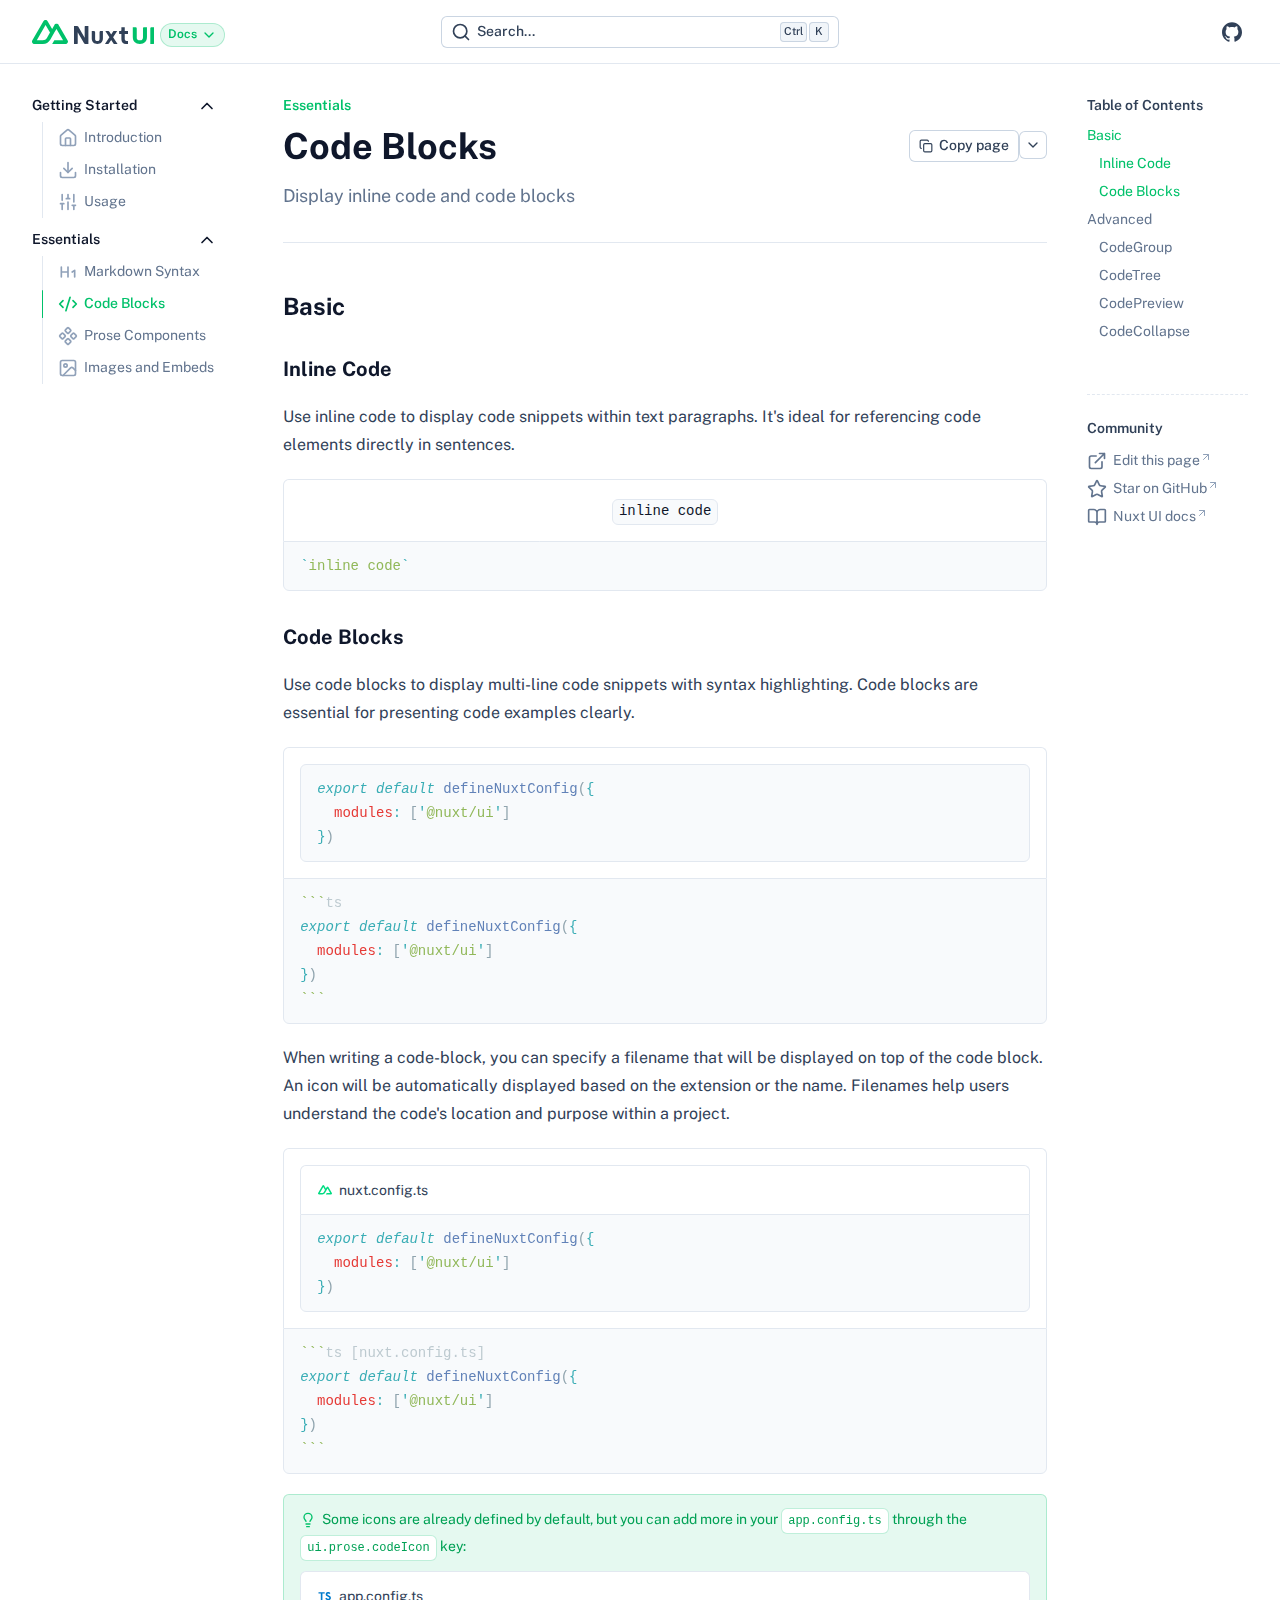
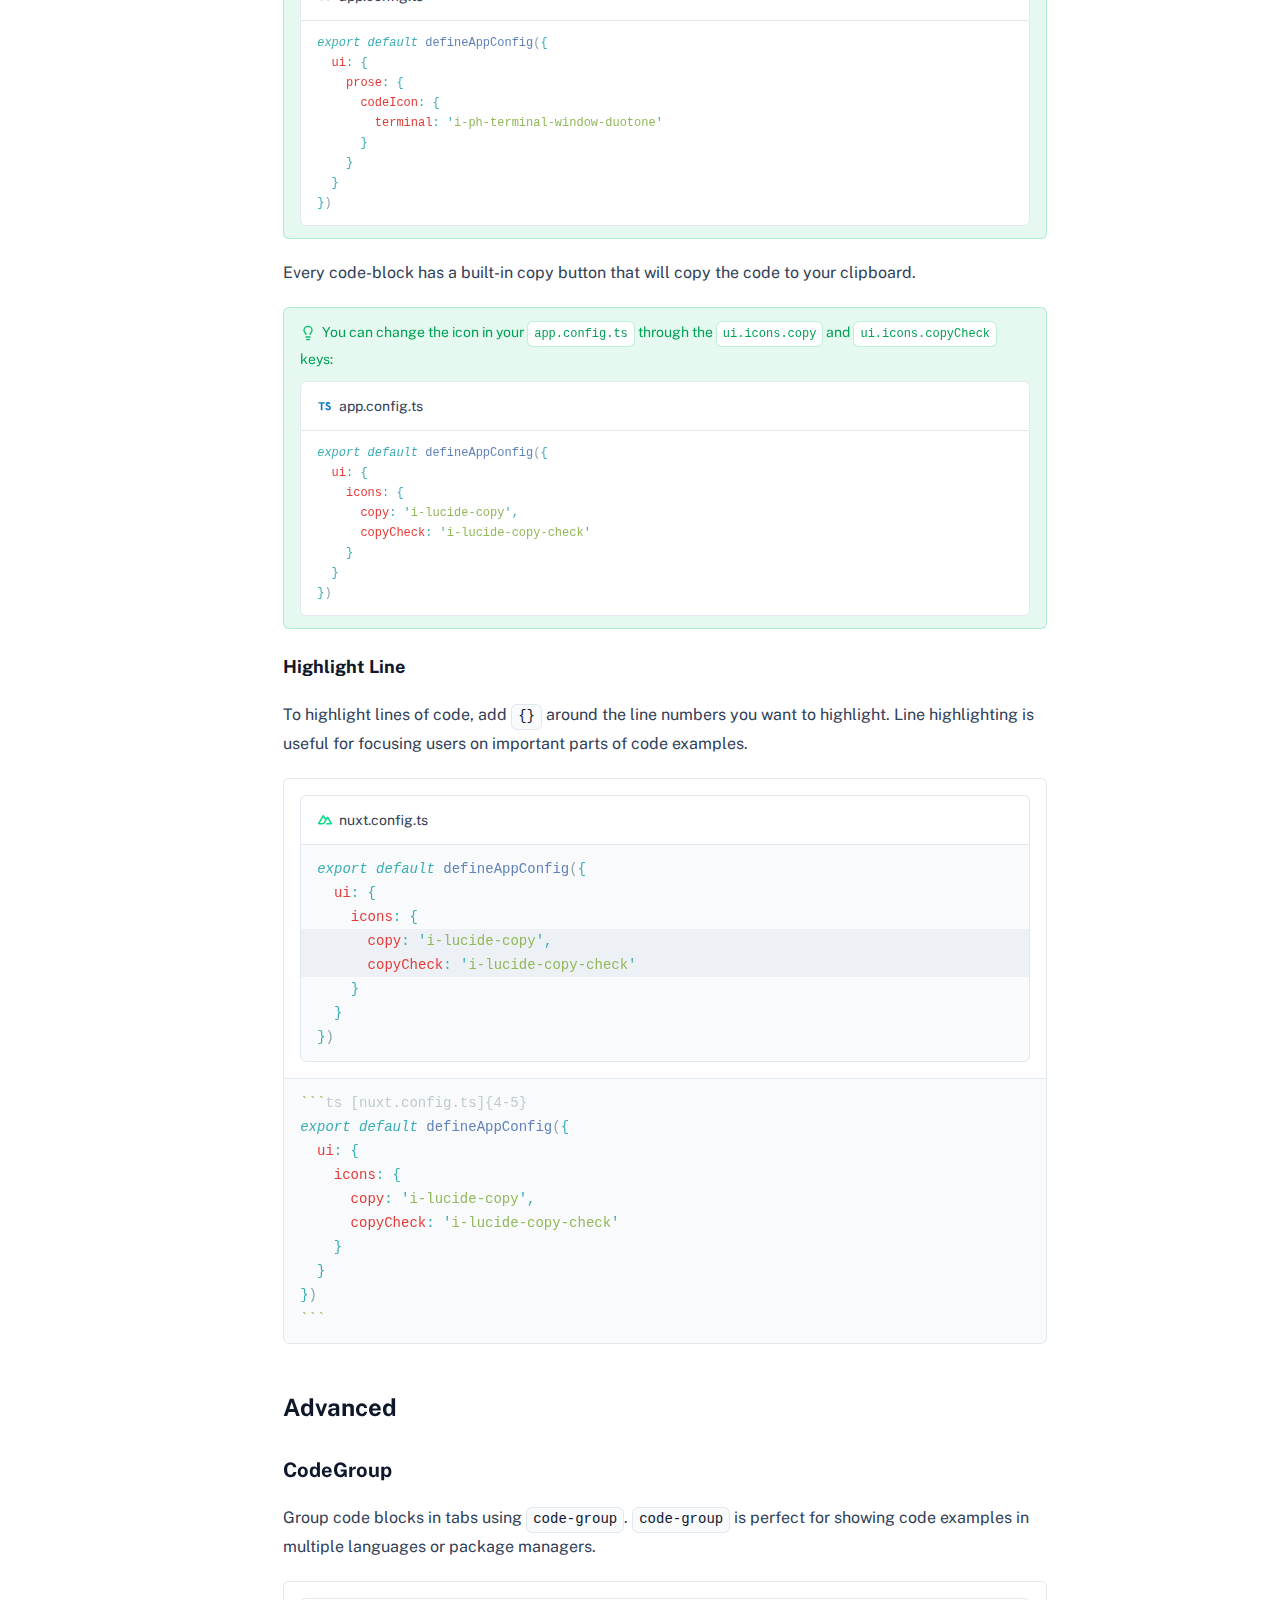
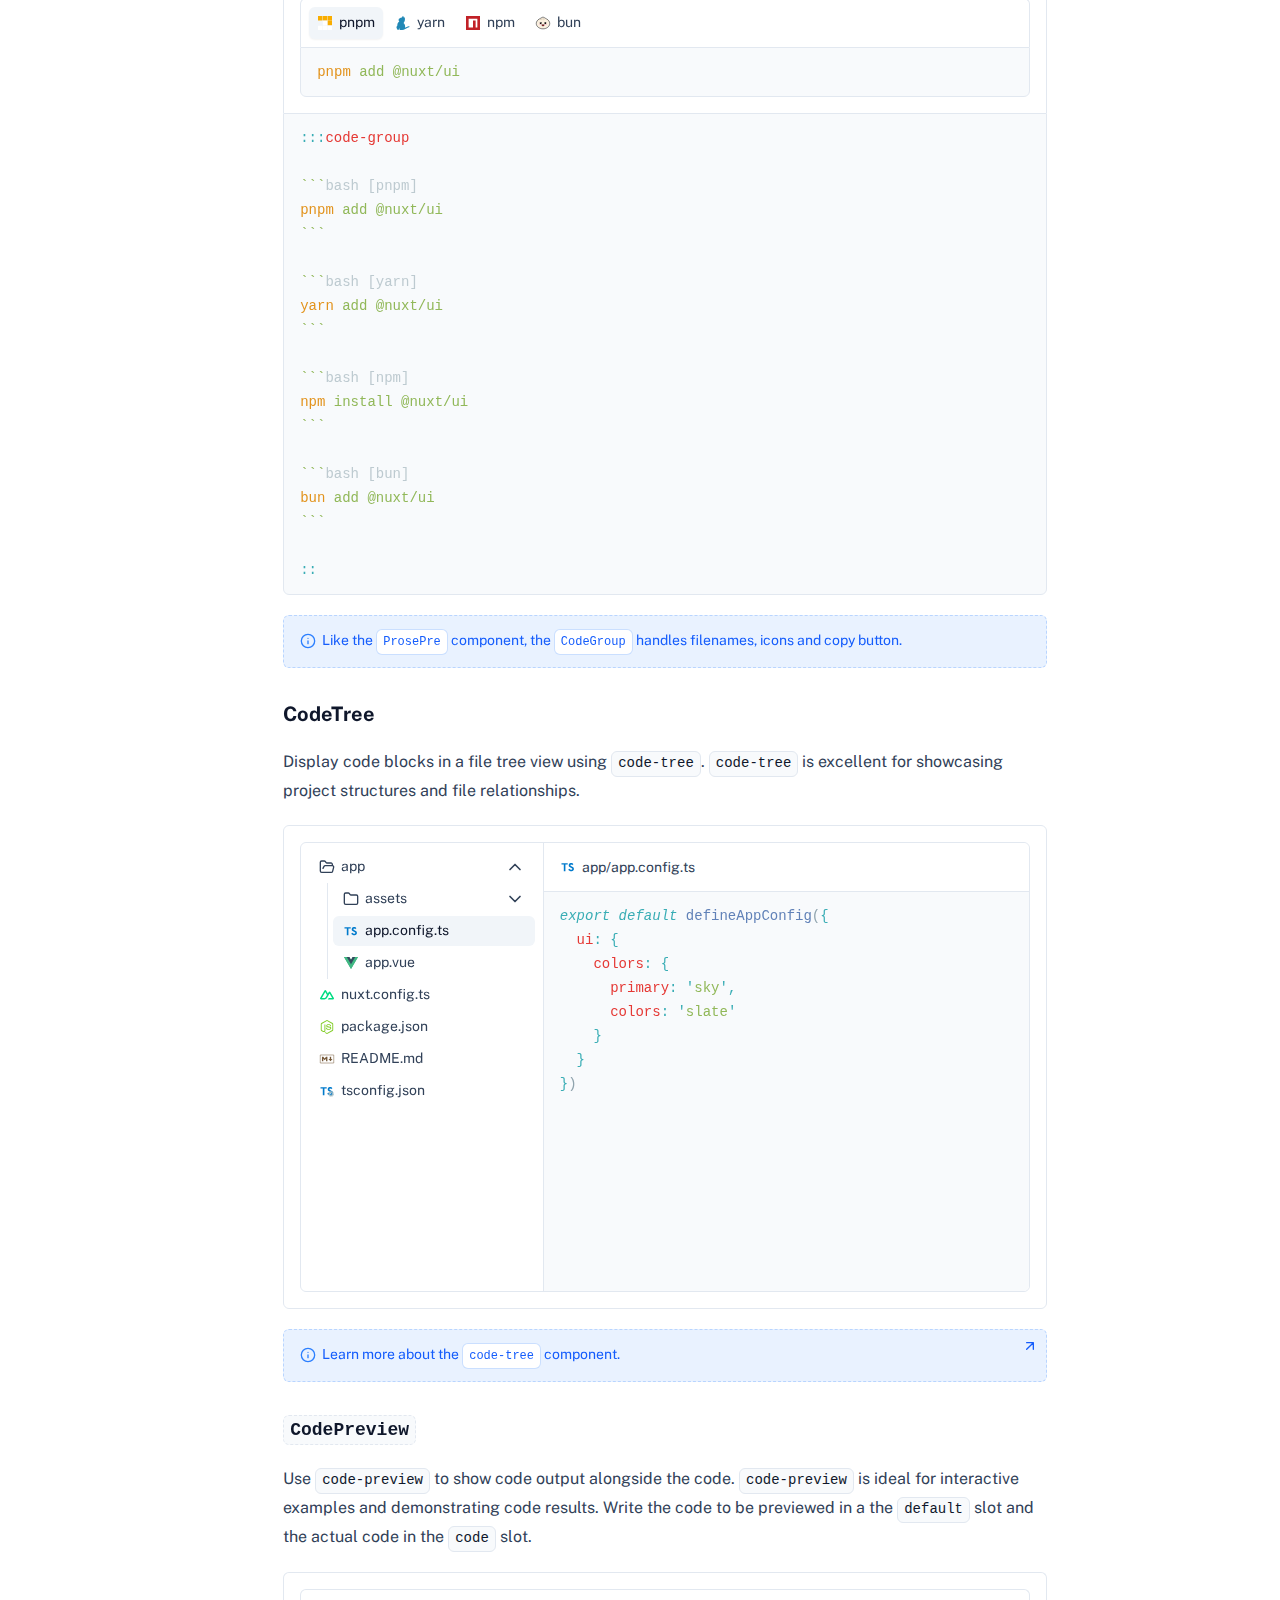
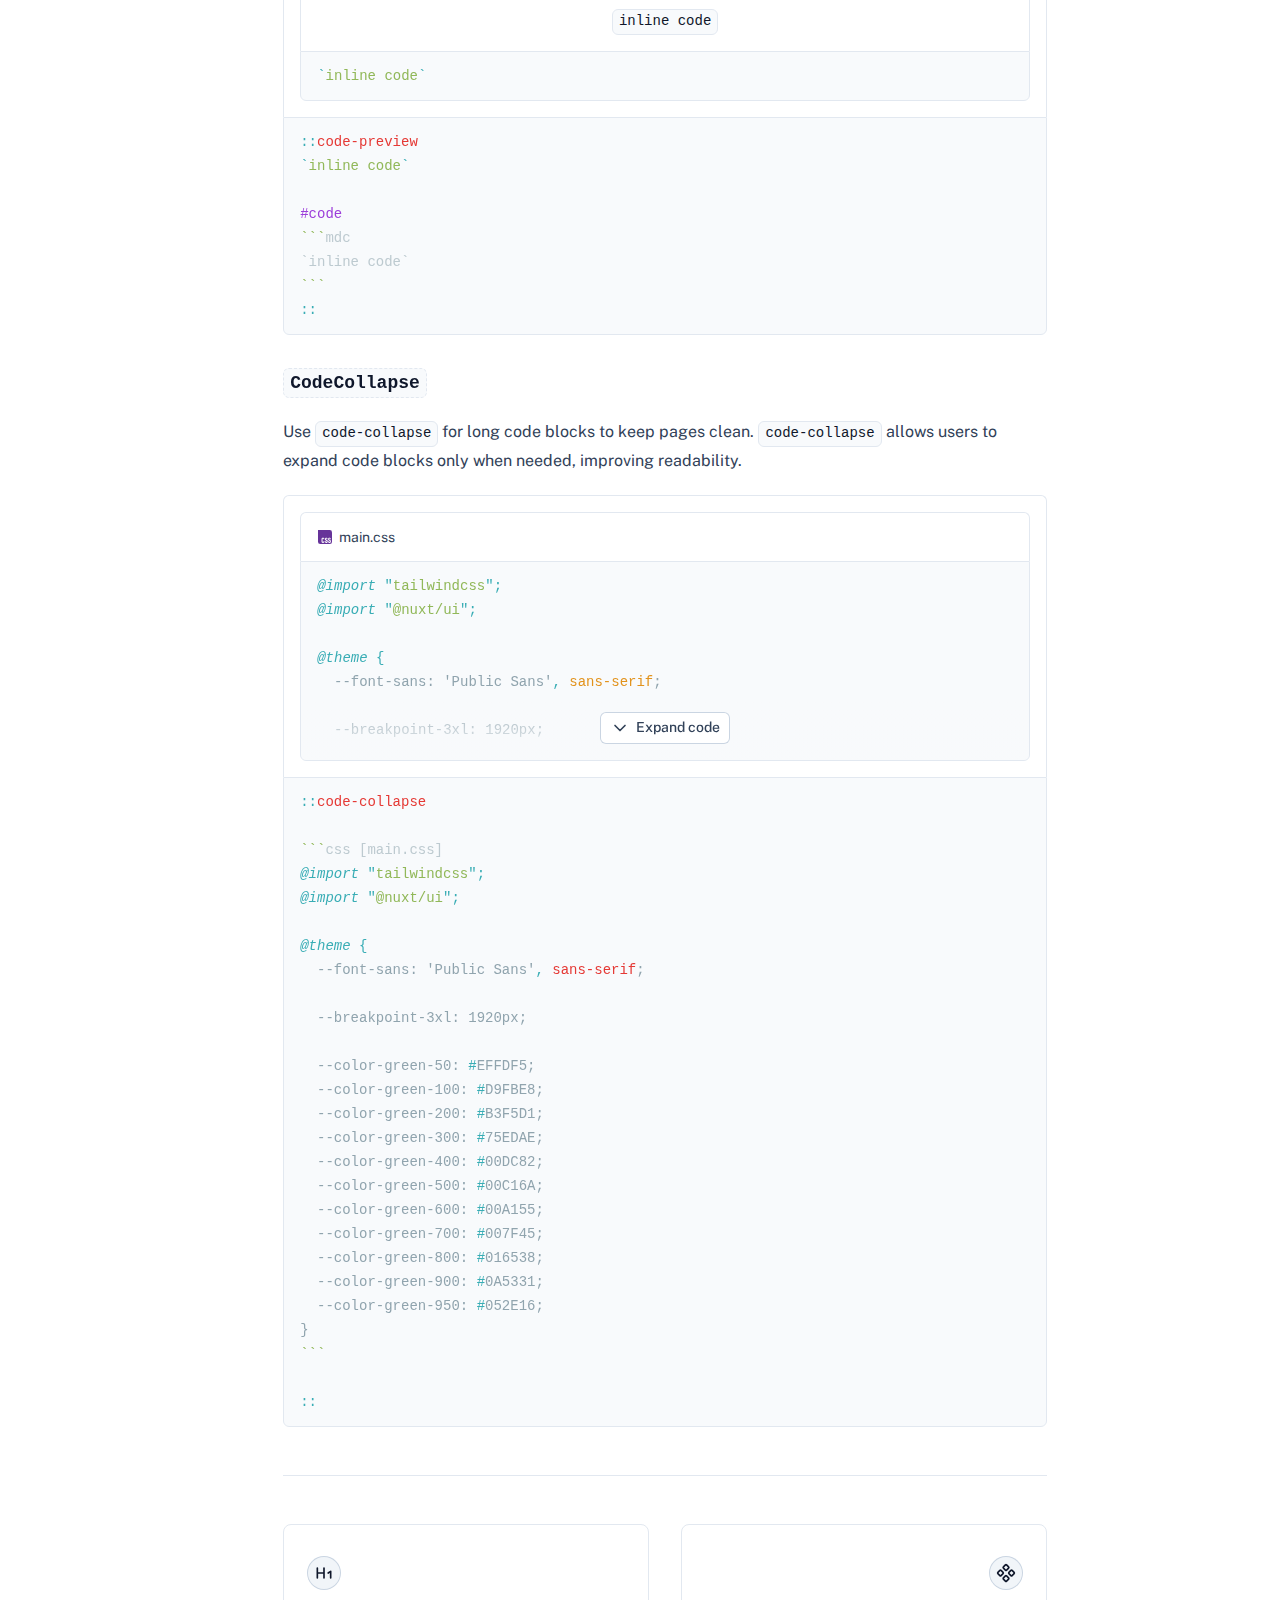
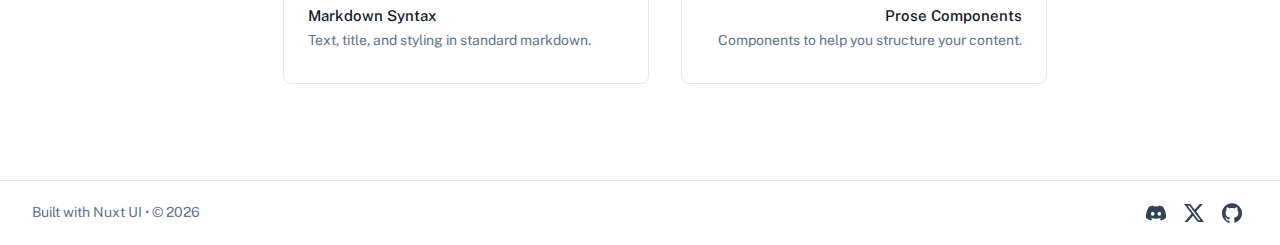
<file: essentials/code-blocks.html>
<!DOCTYPE html><html  lang="en"><head><meta charset="utf-8"><meta name="viewport" content="width=device-width, initial-scale=1"><style id="nuxt-ui-colors">@layer base {
  :root {
  --ui-color-primary-50: var(--color-green-50, oklch(98.2% 0.018 155.826));
  --ui-color-primary-100: var(--color-green-100, oklch(96.2% 0.044 156.743));
  --ui-color-primary-200: var(--color-green-200, oklch(92.5% 0.084 155.995));
  --ui-color-primary-300: var(--color-green-300, oklch(87.1% 0.15 154.449));
  --ui-color-primary-400: var(--color-green-400, oklch(79.2% 0.209 151.711));
  --ui-color-primary-500: var(--color-green-500, oklch(72.3% 0.219 149.579));
  --ui-color-primary-600: var(--color-green-600, oklch(62.7% 0.194 149.214));
  --ui-color-primary-700: var(--color-green-700, oklch(52.7% 0.154 150.069));
  --ui-color-primary-800: var(--color-green-800, oklch(44.8% 0.119 151.328));
  --ui-color-primary-900: var(--color-green-900, oklch(39.3% 0.095 152.535));
  --ui-color-primary-950: var(--color-green-950, oklch(26.6% 0.065 152.934));
  --ui-color-secondary-50: var(--color-blue-50, oklch(97% 0.014 254.604));
  --ui-color-secondary-100: var(--color-blue-100, oklch(93.2% 0.032 255.585));
  --ui-color-secondary-200: var(--color-blue-200, oklch(88.2% 0.059 254.128));
  --ui-color-secondary-300: var(--color-blue-300, oklch(80.9% 0.105 251.813));
  --ui-color-secondary-400: var(--color-blue-400, oklch(70.7% 0.165 254.624));
  --ui-color-secondary-500: var(--color-blue-500, oklch(62.3% 0.214 259.815));
  --ui-color-secondary-600: var(--color-blue-600, oklch(54.6% 0.245 262.881));
  --ui-color-secondary-700: var(--color-blue-700, oklch(48.8% 0.243 264.376));
  --ui-color-secondary-800: var(--color-blue-800, oklch(42.4% 0.199 265.638));
  --ui-color-secondary-900: var(--color-blue-900, oklch(37.9% 0.146 265.522));
  --ui-color-secondary-950: var(--color-blue-950, oklch(28.2% 0.091 267.935));
  --ui-color-success-50: var(--color-green-50, oklch(98.2% 0.018 155.826));
  --ui-color-success-100: var(--color-green-100, oklch(96.2% 0.044 156.743));
  --ui-color-success-200: var(--color-green-200, oklch(92.5% 0.084 155.995));
  --ui-color-success-300: var(--color-green-300, oklch(87.1% 0.15 154.449));
  --ui-color-success-400: var(--color-green-400, oklch(79.2% 0.209 151.711));
  --ui-color-success-500: var(--color-green-500, oklch(72.3% 0.219 149.579));
  --ui-color-success-600: var(--color-green-600, oklch(62.7% 0.194 149.214));
  --ui-color-success-700: var(--color-green-700, oklch(52.7% 0.154 150.069));
  --ui-color-success-800: var(--color-green-800, oklch(44.8% 0.119 151.328));
  --ui-color-success-900: var(--color-green-900, oklch(39.3% 0.095 152.535));
  --ui-color-success-950: var(--color-green-950, oklch(26.6% 0.065 152.934));
  --ui-color-info-50: var(--color-blue-50, oklch(97% 0.014 254.604));
  --ui-color-info-100: var(--color-blue-100, oklch(93.2% 0.032 255.585));
  --ui-color-info-200: var(--color-blue-200, oklch(88.2% 0.059 254.128));
  --ui-color-info-300: var(--color-blue-300, oklch(80.9% 0.105 251.813));
  --ui-color-info-400: var(--color-blue-400, oklch(70.7% 0.165 254.624));
  --ui-color-info-500: var(--color-blue-500, oklch(62.3% 0.214 259.815));
  --ui-color-info-600: var(--color-blue-600, oklch(54.6% 0.245 262.881));
  --ui-color-info-700: var(--color-blue-700, oklch(48.8% 0.243 264.376));
  --ui-color-info-800: var(--color-blue-800, oklch(42.4% 0.199 265.638));
  --ui-color-info-900: var(--color-blue-900, oklch(37.9% 0.146 265.522));
  --ui-color-info-950: var(--color-blue-950, oklch(28.2% 0.091 267.935));
  --ui-color-warning-50: var(--color-yellow-50, oklch(98.7% 0.026 102.212));
  --ui-color-warning-100: var(--color-yellow-100, oklch(97.3% 0.071 103.193));
  --ui-color-warning-200: var(--color-yellow-200, oklch(94.5% 0.129 101.54));
  --ui-color-warning-300: var(--color-yellow-300, oklch(90.5% 0.182 98.111));
  --ui-color-warning-400: var(--color-yellow-400, oklch(85.2% 0.199 91.936));
  --ui-color-warning-500: var(--color-yellow-500, oklch(79.5% 0.184 86.047));
  --ui-color-warning-600: var(--color-yellow-600, oklch(68.1% 0.162 75.834));
  --ui-color-warning-700: var(--color-yellow-700, oklch(55.4% 0.135 66.442));
  --ui-color-warning-800: var(--color-yellow-800, oklch(47.6% 0.114 61.907));
  --ui-color-warning-900: var(--color-yellow-900, oklch(42.1% 0.095 57.708));
  --ui-color-warning-950: var(--color-yellow-950, oklch(28.6% 0.066 53.813));
  --ui-color-error-50: var(--color-red-50, oklch(97.1% 0.013 17.38));
  --ui-color-error-100: var(--color-red-100, oklch(93.6% 0.032 17.717));
  --ui-color-error-200: var(--color-red-200, oklch(88.5% 0.062 18.334));
  --ui-color-error-300: var(--color-red-300, oklch(80.8% 0.114 19.571));
  --ui-color-error-400: var(--color-red-400, oklch(70.4% 0.191 22.216));
  --ui-color-error-500: var(--color-red-500, oklch(63.7% 0.237 25.331));
  --ui-color-error-600: var(--color-red-600, oklch(57.7% 0.245 27.325));
  --ui-color-error-700: var(--color-red-700, oklch(50.5% 0.213 27.518));
  --ui-color-error-800: var(--color-red-800, oklch(44.4% 0.177 26.899));
  --ui-color-error-900: var(--color-red-900, oklch(39.6% 0.141 25.723));
  --ui-color-error-950: var(--color-red-950, oklch(25.8% 0.092 26.042));
  --ui-color-neutral-50: var(--color-slate-50, oklch(98.4% 0.003 247.858));
  --ui-color-neutral-100: var(--color-slate-100, oklch(96.8% 0.007 247.896));
  --ui-color-neutral-200: var(--color-slate-200, oklch(92.9% 0.013 255.508));
  --ui-color-neutral-300: var(--color-slate-300, oklch(86.9% 0.022 252.894));
  --ui-color-neutral-400: var(--color-slate-400, oklch(70.4% 0.04 256.788));
  --ui-color-neutral-500: var(--color-slate-500, oklch(55.4% 0.046 257.417));
  --ui-color-neutral-600: var(--color-slate-600, oklch(44.6% 0.043 257.281));
  --ui-color-neutral-700: var(--color-slate-700, oklch(37.2% 0.044 257.287));
  --ui-color-neutral-800: var(--color-slate-800, oklch(27.9% 0.041 260.031));
  --ui-color-neutral-900: var(--color-slate-900, oklch(20.8% 0.042 265.755));
  --ui-color-neutral-950: var(--color-slate-950, oklch(12.9% 0.042 264.695));
  }
  :root, .light {
  --ui-primary: var(--ui-color-primary-500);
  --ui-secondary: var(--ui-color-secondary-500);
  --ui-success: var(--ui-color-success-500);
  --ui-info: var(--ui-color-info-500);
  --ui-warning: var(--ui-color-warning-500);
  --ui-error: var(--ui-color-error-500);
  }
  .dark {
  --ui-primary: var(--ui-color-primary-400);
  --ui-secondary: var(--ui-color-secondary-400);
  --ui-success: var(--ui-color-success-400);
  --ui-info: var(--ui-color-info-400);
  --ui-warning: var(--ui-color-warning-400);
  --ui-error: var(--ui-color-error-400);
  }
}</style><title>Code Blocks - Nuxt Docs Template</title><style>/*! tailwindcss v4.1.13 | MIT License | https://tailwindcss.com */.shiki span.line{display:block}.shiki span.line.highlight{background-color:var(--ui-bg-accented);margin:0 -16px;padding:0 16px}@supports (color:color-mix(in lab,red,red)){.shiki span.line.highlight{background-color:color-mix(in oklab,var(--ui-bg-accented)50%,transparent)}}</style><link rel="stylesheet" href="/_nuxt/entry.XbS67Ejl.css" crossorigin><style>@layer components {:where(.i-lucide\:arrow-up-right){display:inline-block;width:1em;height:1em;background-color:currentColor;-webkit-mask-image:var(--svg);mask-image:var(--svg);-webkit-mask-repeat:no-repeat;mask-repeat:no-repeat;-webkit-mask-size:100% 100%;mask-size:100% 100%;--svg:url("data:image/svg+xml,%3Csvg xmlns='http://www.w3.org/2000/svg' viewBox='0 0 24 24' width='24' height='24'%3E%3Cpath fill='none' stroke='black' stroke-linecap='round' stroke-linejoin='round' stroke-width='2' d='M7 7h10v10M7 17L17 7'/%3E%3C/svg%3E")}:where(.i-lucide\:book-open){display:inline-block;width:1em;height:1em;background-color:currentColor;-webkit-mask-image:var(--svg);mask-image:var(--svg);-webkit-mask-repeat:no-repeat;mask-repeat:no-repeat;-webkit-mask-size:100% 100%;mask-size:100% 100%;--svg:url("data:image/svg+xml,%3Csvg xmlns='http://www.w3.org/2000/svg' viewBox='0 0 24 24' width='24' height='24'%3E%3Cpath fill='none' stroke='black' stroke-linecap='round' stroke-linejoin='round' stroke-width='2' d='M12 7v14m-9-3a1 1 0 0 1-1-1V4a1 1 0 0 1 1-1h5a4 4 0 0 1 4 4a4 4 0 0 1 4-4h5a1 1 0 0 1 1 1v13a1 1 0 0 1-1 1h-6a3 3 0 0 0-3 3a3 3 0 0 0-3-3z'/%3E%3C/svg%3E")}:where(.i-lucide\:chevron-down){display:inline-block;width:1em;height:1em;background-color:currentColor;-webkit-mask-image:var(--svg);mask-image:var(--svg);-webkit-mask-repeat:no-repeat;mask-repeat:no-repeat;-webkit-mask-size:100% 100%;mask-size:100% 100%;--svg:url("data:image/svg+xml,%3Csvg xmlns='http://www.w3.org/2000/svg' viewBox='0 0 24 24' width='24' height='24'%3E%3Cpath fill='none' stroke='black' stroke-linecap='round' stroke-linejoin='round' stroke-width='2' d='m6 9l6 6l6-6'/%3E%3C/svg%3E")}:where(.i-lucide\:code-xml){display:inline-block;width:1em;height:1em;background-color:currentColor;-webkit-mask-image:var(--svg);mask-image:var(--svg);-webkit-mask-repeat:no-repeat;mask-repeat:no-repeat;-webkit-mask-size:100% 100%;mask-size:100% 100%;--svg:url("data:image/svg+xml,%3Csvg xmlns='http://www.w3.org/2000/svg' viewBox='0 0 24 24' width='24' height='24'%3E%3Cpath fill='none' stroke='black' stroke-linecap='round' stroke-linejoin='round' stroke-width='2' d='m18 16l4-4l-4-4M6 8l-4 4l4 4m8.5-12l-5 16'/%3E%3C/svg%3E")}:where(.i-lucide\:component){display:inline-block;width:1em;height:1em;background-color:currentColor;-webkit-mask-image:var(--svg);mask-image:var(--svg);-webkit-mask-repeat:no-repeat;mask-repeat:no-repeat;-webkit-mask-size:100% 100%;mask-size:100% 100%;--svg:url("data:image/svg+xml,%3Csvg xmlns='http://www.w3.org/2000/svg' viewBox='0 0 24 24' width='24' height='24'%3E%3Cpath fill='none' stroke='black' stroke-linecap='round' stroke-linejoin='round' stroke-width='2' d='M15.536 11.293a1 1 0 0 0 0 1.414l2.376 2.377a1 1 0 0 0 1.414 0l2.377-2.377a1 1 0 0 0 0-1.414l-2.377-2.377a1 1 0 0 0-1.414 0zm-13.239 0a1 1 0 0 0 0 1.414l2.377 2.377a1 1 0 0 0 1.414 0l2.377-2.377a1 1 0 0 0 0-1.414L6.088 8.916a1 1 0 0 0-1.414 0zm6.619 6.619a1 1 0 0 0 0 1.415l2.377 2.376a1 1 0 0 0 1.414 0l2.377-2.376a1 1 0 0 0 0-1.415l-2.377-2.376a1 1 0 0 0-1.414 0zm0-13.238a1 1 0 0 0 0 1.414l2.377 2.376a1 1 0 0 0 1.414 0l2.377-2.376a1 1 0 0 0 0-1.414l-2.377-2.377a1 1 0 0 0-1.414 0z'/%3E%3C/svg%3E")}:where(.i-lucide\:copy){display:inline-block;width:1em;height:1em;background-color:currentColor;-webkit-mask-image:var(--svg);mask-image:var(--svg);-webkit-mask-repeat:no-repeat;mask-repeat:no-repeat;-webkit-mask-size:100% 100%;mask-size:100% 100%;--svg:url("data:image/svg+xml,%3Csvg xmlns='http://www.w3.org/2000/svg' viewBox='0 0 24 24' width='24' height='24'%3E%3Cg fill='none' stroke='black' stroke-linecap='round' stroke-linejoin='round' stroke-width='2'%3E%3Crect width='14' height='14' x='8' y='8' rx='2' ry='2'/%3E%3Cpath d='M4 16c-1.1 0-2-.9-2-2V4c0-1.1.9-2 2-2h10c1.1 0 2 .9 2 2'/%3E%3C/g%3E%3C/svg%3E")}:where(.i-lucide\:download){display:inline-block;width:1em;height:1em;background-color:currentColor;-webkit-mask-image:var(--svg);mask-image:var(--svg);-webkit-mask-repeat:no-repeat;mask-repeat:no-repeat;-webkit-mask-size:100% 100%;mask-size:100% 100%;--svg:url("data:image/svg+xml,%3Csvg xmlns='http://www.w3.org/2000/svg' viewBox='0 0 24 24' width='24' height='24'%3E%3Cg fill='none' stroke='black' stroke-linecap='round' stroke-linejoin='round' stroke-width='2'%3E%3Cpath d='M12 15V3m9 12v4a2 2 0 0 1-2 2H5a2 2 0 0 1-2-2v-4'/%3E%3Cpath d='m7 10l5 5l5-5'/%3E%3C/g%3E%3C/svg%3E")}:where(.i-lucide\:external-link){display:inline-block;width:1em;height:1em;background-color:currentColor;-webkit-mask-image:var(--svg);mask-image:var(--svg);-webkit-mask-repeat:no-repeat;mask-repeat:no-repeat;-webkit-mask-size:100% 100%;mask-size:100% 100%;--svg:url("data:image/svg+xml,%3Csvg xmlns='http://www.w3.org/2000/svg' viewBox='0 0 24 24' width='24' height='24'%3E%3Cpath fill='none' stroke='black' stroke-linecap='round' stroke-linejoin='round' stroke-width='2' d='M15 3h6v6m-11 5L21 3m-3 10v6a2 2 0 0 1-2 2H5a2 2 0 0 1-2-2V8a2 2 0 0 1 2-2h6'/%3E%3C/svg%3E")}:where(.i-lucide\:folder){display:inline-block;width:1em;height:1em;background-color:currentColor;-webkit-mask-image:var(--svg);mask-image:var(--svg);-webkit-mask-repeat:no-repeat;mask-repeat:no-repeat;-webkit-mask-size:100% 100%;mask-size:100% 100%;--svg:url("data:image/svg+xml,%3Csvg xmlns='http://www.w3.org/2000/svg' viewBox='0 0 24 24' width='24' height='24'%3E%3Cpath fill='none' stroke='black' stroke-linecap='round' stroke-linejoin='round' stroke-width='2' d='M20 20a2 2 0 0 0 2-2V8a2 2 0 0 0-2-2h-7.9a2 2 0 0 1-1.69-.9L9.6 3.9A2 2 0 0 0 7.93 3H4a2 2 0 0 0-2 2v13a2 2 0 0 0 2 2Z'/%3E%3C/svg%3E")}:where(.i-lucide\:folder-open){display:inline-block;width:1em;height:1em;background-color:currentColor;-webkit-mask-image:var(--svg);mask-image:var(--svg);-webkit-mask-repeat:no-repeat;mask-repeat:no-repeat;-webkit-mask-size:100% 100%;mask-size:100% 100%;--svg:url("data:image/svg+xml,%3Csvg xmlns='http://www.w3.org/2000/svg' viewBox='0 0 24 24' width='24' height='24'%3E%3Cpath fill='none' stroke='black' stroke-linecap='round' stroke-linejoin='round' stroke-width='2' d='m6 14l1.5-2.9A2 2 0 0 1 9.24 10H20a2 2 0 0 1 1.94 2.5l-1.54 6a2 2 0 0 1-1.95 1.5H4a2 2 0 0 1-2-2V5a2 2 0 0 1 2-2h3.9a2 2 0 0 1 1.69.9l.81 1.2a2 2 0 0 0 1.67.9H18a2 2 0 0 1 2 2v2'/%3E%3C/svg%3E")}:where(.i-lucide\:hash){display:inline-block;width:1em;height:1em;background-color:currentColor;-webkit-mask-image:var(--svg);mask-image:var(--svg);-webkit-mask-repeat:no-repeat;mask-repeat:no-repeat;-webkit-mask-size:100% 100%;mask-size:100% 100%;--svg:url("data:image/svg+xml,%3Csvg xmlns='http://www.w3.org/2000/svg' viewBox='0 0 24 24' width='24' height='24'%3E%3Cpath fill='none' stroke='black' stroke-linecap='round' stroke-linejoin='round' stroke-width='2' d='M4 9h16M4 15h16M10 3L8 21m8-18l-2 18'/%3E%3C/svg%3E")}:where(.i-lucide\:heading-1){display:inline-block;width:1em;height:1em;background-color:currentColor;-webkit-mask-image:var(--svg);mask-image:var(--svg);-webkit-mask-repeat:no-repeat;mask-repeat:no-repeat;-webkit-mask-size:100% 100%;mask-size:100% 100%;--svg:url("data:image/svg+xml,%3Csvg xmlns='http://www.w3.org/2000/svg' viewBox='0 0 24 24' width='24' height='24'%3E%3Cpath fill='none' stroke='black' stroke-linecap='round' stroke-linejoin='round' stroke-width='2' d='M4 12h8m-8 6V6m8 12V6m5 6l3-2v8'/%3E%3C/svg%3E")}:where(.i-lucide\:house){display:inline-block;width:1em;height:1em;background-color:currentColor;-webkit-mask-image:var(--svg);mask-image:var(--svg);-webkit-mask-repeat:no-repeat;mask-repeat:no-repeat;-webkit-mask-size:100% 100%;mask-size:100% 100%;--svg:url("data:image/svg+xml,%3Csvg xmlns='http://www.w3.org/2000/svg' viewBox='0 0 24 24' width='24' height='24'%3E%3Cg fill='none' stroke='black' stroke-linecap='round' stroke-linejoin='round' stroke-width='2'%3E%3Cpath d='M15 21v-8a1 1 0 0 0-1-1h-4a1 1 0 0 0-1 1v8'/%3E%3Cpath d='M3 10a2 2 0 0 1 .709-1.528l7-6a2 2 0 0 1 2.582 0l7 6A2 2 0 0 1 21 10v9a2 2 0 0 1-2 2H5a2 2 0 0 1-2-2z'/%3E%3C/g%3E%3C/svg%3E")}:where(.i-lucide\:image){display:inline-block;width:1em;height:1em;background-color:currentColor;-webkit-mask-image:var(--svg);mask-image:var(--svg);-webkit-mask-repeat:no-repeat;mask-repeat:no-repeat;-webkit-mask-size:100% 100%;mask-size:100% 100%;--svg:url("data:image/svg+xml,%3Csvg xmlns='http://www.w3.org/2000/svg' viewBox='0 0 24 24' width='24' height='24'%3E%3Cg fill='none' stroke='black' stroke-linecap='round' stroke-linejoin='round' stroke-width='2'%3E%3Crect width='18' height='18' x='3' y='3' rx='2' ry='2'/%3E%3Ccircle cx='9' cy='9' r='2'/%3E%3Cpath d='m21 15l-3.086-3.086a2 2 0 0 0-2.828 0L6 21'/%3E%3C/g%3E%3C/svg%3E")}:where(.i-lucide\:info){display:inline-block;width:1em;height:1em;background-color:currentColor;-webkit-mask-image:var(--svg);mask-image:var(--svg);-webkit-mask-repeat:no-repeat;mask-repeat:no-repeat;-webkit-mask-size:100% 100%;mask-size:100% 100%;--svg:url("data:image/svg+xml,%3Csvg xmlns='http://www.w3.org/2000/svg' viewBox='0 0 24 24' width='24' height='24'%3E%3Cg fill='none' stroke='black' stroke-linecap='round' stroke-linejoin='round' stroke-width='2'%3E%3Ccircle cx='12' cy='12' r='10'/%3E%3Cpath d='M12 16v-4m0-4h.01'/%3E%3C/g%3E%3C/svg%3E")}:where(.i-lucide\:lightbulb){display:inline-block;width:1em;height:1em;background-color:currentColor;-webkit-mask-image:var(--svg);mask-image:var(--svg);-webkit-mask-repeat:no-repeat;mask-repeat:no-repeat;-webkit-mask-size:100% 100%;mask-size:100% 100%;--svg:url("data:image/svg+xml,%3Csvg xmlns='http://www.w3.org/2000/svg' viewBox='0 0 24 24' width='24' height='24'%3E%3Cpath fill='none' stroke='black' stroke-linecap='round' stroke-linejoin='round' stroke-width='2' d='M15 14c.2-1 .7-1.7 1.5-2.5c1-.9 1.5-2.2 1.5-3.5A6 6 0 0 0 6 8c0 1 .2 2.2 1.5 3.5c.7.7 1.3 1.5 1.5 2.5m0 4h6m-5 4h4'/%3E%3C/svg%3E")}:where(.i-lucide\:menu){display:inline-block;width:1em;height:1em;background-color:currentColor;-webkit-mask-image:var(--svg);mask-image:var(--svg);-webkit-mask-repeat:no-repeat;mask-repeat:no-repeat;-webkit-mask-size:100% 100%;mask-size:100% 100%;--svg:url("data:image/svg+xml,%3Csvg xmlns='http://www.w3.org/2000/svg' viewBox='0 0 24 24' width='24' height='24'%3E%3Cpath fill='none' stroke='black' stroke-linecap='round' stroke-linejoin='round' stroke-width='2' d='M4 5h16M4 12h16M4 19h16'/%3E%3C/svg%3E")}:where(.i-lucide\:search){display:inline-block;width:1em;height:1em;background-color:currentColor;-webkit-mask-image:var(--svg);mask-image:var(--svg);-webkit-mask-repeat:no-repeat;mask-repeat:no-repeat;-webkit-mask-size:100% 100%;mask-size:100% 100%;--svg:url("data:image/svg+xml,%3Csvg xmlns='http://www.w3.org/2000/svg' viewBox='0 0 24 24' width='24' height='24'%3E%3Cg fill='none' stroke='black' stroke-linecap='round' stroke-linejoin='round' stroke-width='2'%3E%3Cpath d='m21 21l-4.34-4.34'/%3E%3Ccircle cx='11' cy='11' r='8'/%3E%3C/g%3E%3C/svg%3E")}:where(.i-lucide\:sliders){display:inline-block;width:1em;height:1em;background-color:currentColor;-webkit-mask-image:var(--svg);mask-image:var(--svg);-webkit-mask-repeat:no-repeat;mask-repeat:no-repeat;-webkit-mask-size:100% 100%;mask-size:100% 100%;--svg:url("data:image/svg+xml,%3Csvg xmlns='http://www.w3.org/2000/svg' viewBox='0 0 24 24' width='24' height='24'%3E%3Cpath fill='none' stroke='black' stroke-linecap='round' stroke-linejoin='round' stroke-width='2' d='M10 8h4m-2 13v-9m0-4V3m5 13h4m-2-4V3m0 18v-5M3 14h4m-2-4V3m0 18v-7'/%3E%3C/svg%3E")}:where(.i-lucide\:star){display:inline-block;width:1em;height:1em;background-color:currentColor;-webkit-mask-image:var(--svg);mask-image:var(--svg);-webkit-mask-repeat:no-repeat;mask-repeat:no-repeat;-webkit-mask-size:100% 100%;mask-size:100% 100%;--svg:url("data:image/svg+xml,%3Csvg xmlns='http://www.w3.org/2000/svg' viewBox='0 0 24 24' width='24' height='24'%3E%3Cpath fill='none' stroke='black' stroke-linecap='round' stroke-linejoin='round' stroke-width='2' d='M11.525 2.295a.53.53 0 0 1 .95 0l2.31 4.679a2.12 2.12 0 0 0 1.595 1.16l5.166.756a.53.53 0 0 1 .294.904l-3.736 3.638a2.12 2.12 0 0 0-.611 1.878l.882 5.14a.53.53 0 0 1-.771.56l-4.618-2.428a2.12 2.12 0 0 0-1.973 0L6.396 21.01a.53.53 0 0 1-.77-.56l.881-5.139a2.12 2.12 0 0 0-.611-1.879L2.16 9.795a.53.53 0 0 1 .294-.906l5.165-.755a2.12 2.12 0 0 0 1.597-1.16z'/%3E%3C/svg%3E")}:where(.i-simple-icons\:discord){display:inline-block;width:1em;height:1em;background-color:currentColor;-webkit-mask-image:var(--svg);mask-image:var(--svg);-webkit-mask-repeat:no-repeat;mask-repeat:no-repeat;-webkit-mask-size:100% 100%;mask-size:100% 100%;--svg:url("data:image/svg+xml,%3Csvg xmlns='http://www.w3.org/2000/svg' viewBox='0 0 24 24' width='24' height='24'%3E%3Cpath fill='black' d='M20.317 4.37a19.8 19.8 0 0 0-4.885-1.515a.074.074 0 0 0-.079.037c-.21.375-.444.864-.608 1.25a18.3 18.3 0 0 0-5.487 0a13 13 0 0 0-.617-1.25a.08.08 0 0 0-.079-.037A19.7 19.7 0 0 0 3.677 4.37a.1.1 0 0 0-.032.027C.533 9.046-.32 13.58.099 18.057a.08.08 0 0 0 .031.057a19.9 19.9 0 0 0 5.993 3.03a.08.08 0 0 0 .084-.028a14 14 0 0 0 1.226-1.994a.076.076 0 0 0-.041-.106a13 13 0 0 1-1.872-.892a.077.077 0 0 1-.008-.128a10 10 0 0 0 .372-.292a.07.07 0 0 1 .077-.01c3.928 1.793 8.18 1.793 12.062 0a.07.07 0 0 1 .078.01q.181.149.373.292a.077.077 0 0 1-.006.127a12.3 12.3 0 0 1-1.873.892a.077.077 0 0 0-.041.107c.36.698.772 1.362 1.225 1.993a.08.08 0 0 0 .084.028a19.8 19.8 0 0 0 6.002-3.03a.08.08 0 0 0 .032-.054c.5-5.177-.838-9.674-3.549-13.66a.06.06 0 0 0-.031-.03M8.02 15.33c-1.182 0-2.157-1.085-2.157-2.419c0-1.333.956-2.419 2.157-2.419c1.21 0 2.176 1.096 2.157 2.42c0 1.333-.956 2.418-2.157 2.418m7.975 0c-1.183 0-2.157-1.085-2.157-2.419c0-1.333.955-2.419 2.157-2.419c1.21 0 2.176 1.096 2.157 2.42c0 1.333-.946 2.418-2.157 2.418'/%3E%3C/svg%3E")}:where(.i-simple-icons\:github){display:inline-block;width:1em;height:1em;background-color:currentColor;-webkit-mask-image:var(--svg);mask-image:var(--svg);-webkit-mask-repeat:no-repeat;mask-repeat:no-repeat;-webkit-mask-size:100% 100%;mask-size:100% 100%;--svg:url("data:image/svg+xml,%3Csvg xmlns='http://www.w3.org/2000/svg' viewBox='0 0 24 24' width='24' height='24'%3E%3Cpath fill='black' d='M12 .297c-6.63 0-12 5.373-12 12c0 5.303 3.438 9.8 8.205 11.385c.6.113.82-.258.82-.577c0-.285-.01-1.04-.015-2.04c-3.338.724-4.042-1.61-4.042-1.61C4.422 18.07 3.633 17.7 3.633 17.7c-1.087-.744.084-.729.084-.729c1.205.084 1.838 1.236 1.838 1.236c1.07 1.835 2.809 1.305 3.495.998c.108-.776.417-1.305.76-1.605c-2.665-.3-5.466-1.332-5.466-5.93c0-1.31.465-2.38 1.235-3.22c-.135-.303-.54-1.523.105-3.176c0 0 1.005-.322 3.3 1.23c.96-.267 1.98-.399 3-.405c1.02.006 2.04.138 3 .405c2.28-1.552 3.285-1.23 3.285-1.23c.645 1.653.24 2.873.12 3.176c.765.84 1.23 1.91 1.23 3.22c0 4.61-2.805 5.625-5.475 5.92c.42.36.81 1.096.81 2.22c0 1.606-.015 2.896-.015 3.286c0 .315.21.69.825.57C20.565 22.092 24 17.592 24 12.297c0-6.627-5.373-12-12-12'/%3E%3C/svg%3E")}:where(.i-simple-icons\:x){display:inline-block;width:1em;height:1em;background-color:currentColor;-webkit-mask-image:var(--svg);mask-image:var(--svg);-webkit-mask-repeat:no-repeat;mask-repeat:no-repeat;-webkit-mask-size:100% 100%;mask-size:100% 100%;--svg:url("data:image/svg+xml,%3Csvg xmlns='http://www.w3.org/2000/svg' viewBox='0 0 24 24' width='24' height='24'%3E%3Cpath fill='black' d='M18.901 1.153h3.68l-8.04 9.19L24 22.846h-7.406l-5.8-7.584l-6.638 7.584H.474l8.6-9.83L0 1.154h7.594l5.243 6.932ZM17.61 20.644h2.039L6.486 3.24H4.298Z'/%3E%3C/svg%3E")}:where(.i-vscode-icons\:file-type-bun){display:inline-block;width:1em;height:1em;background-repeat:no-repeat;background-size:100% 100%;background-image:url("data:image/svg+xml,%3Csvg xmlns='http://www.w3.org/2000/svg' viewBox='0 0 32 32' width='32' height='32'%3E%3Cpath fill='%23fbf0df' d='M29 17c0 5.65-5.82 10.23-13 10.23S3 22.61 3 17c0-3.5 2.24-6.6 5.66-8.44S14.21 4.81 16 4.81s3.32 1.54 7.34 3.71C26.76 10.36 29 13.46 29 17'/%3E%3Cpath fill='none' stroke='%23000' d='M16 27.65c7.32 0 13.46-4.65 13.46-10.65c0-3.72-2.37-7-5.89-8.85c-1.39-.75-2.46-1.41-3.37-2l-1.13-.69A6.14 6.14 0 0 0 16 4.35a6.9 6.9 0 0 0-3.3 1.23c-.42.24-.86.51-1.32.8c-.87.54-1.83 1.13-3 1.73C4.91 10 2.54 13.24 2.54 17c0 6 6.14 10.65 13.46 10.65Z'/%3E%3Cellipse cx='21.65' cy='18.62' fill='%23febbd0' rx='2.17' ry='1.28'/%3E%3Cellipse cx='10.41' cy='18.62' fill='%23febbd0' rx='2.17' ry='1.28'/%3E%3Cpath fill-rule='evenodd' d='M11.43 18.11a2 2 0 1 0-2-2.05a2.05 2.05 0 0 0 2 2.05m9.2 0a2 2 0 1 0-2-2.05a2 2 0 0 0 2 2.05'/%3E%3Cpath fill='%23fff' fill-rule='evenodd' d='M10.79 16.19a.77.77 0 1 0-.76-.77a.76.76 0 0 0 .76.77m9.2 0a.77.77 0 1 0 0-1.53a.77.77 0 0 0 0 1.53'/%3E%3Cpath fill='%23b71422' stroke='%23000' stroke-width='.75' d='M18.62 19.67a3.3 3.3 0 0 1-1.09 1.75a2.48 2.48 0 0 1-1.5.69a2.53 2.53 0 0 1-1.5-.69a3.28 3.28 0 0 1-1.08-1.75a.26.26 0 0 1 .29-.3h4.58a.27.27 0 0 1 .3.3Z'/%3E%3Cpath fill='%23ccbea7' fill-rule='evenodd' d='M14.93 5.75a6.1 6.1 0 0 1-2.09 4.62c-.1.09 0 .27.11.22c1.25-.49 2.94-1.94 2.23-4.88c-.03-.15-.25-.11-.25.04m.85 0a6 6 0 0 1 .57 5c0 .13.12.24.21.13c.83-1 1.54-3.11-.59-5.31c-.1-.11-.27.04-.19.17Zm1-.06a6.1 6.1 0 0 1 2.53 4.38c0 .14.21.17.24 0c.34-1.3.15-3.51-2.66-4.66c-.12-.02-.21.18-.09.27ZM9.94 9.55a6.27 6.27 0 0 0 3.89-3.33c.07-.13.28-.08.25.07c-.64 3-2.79 3.59-4.13 3.51c-.14-.01-.14-.21-.01-.25'/%3E%3C/svg%3E")}:where(.i-vscode-icons\:file-type-css){display:inline-block;width:1em;height:1em;background-repeat:no-repeat;background-size:100% 100%;background-image:url("data:image/svg+xml,%3Csvg xmlns='http://www.w3.org/2000/svg' viewBox='0 0 32 32' width='32' height='32'%3E%3Cpath fill='%23639' d='M1.995 1.994h23.52a4.48 4.48 0 0 1 4.48 4.48v19.04a4.48 4.48 0 0 1-4.48 4.48H6.475a4.48 4.48 0 0 1-4.48-4.48Z'/%3E%3Cpath fill='%23fff' d='M9.079 24.87v-4.704c0-1.876 1.204-2.884 3.024-2.884c1.792-.028 2.912 1.148 2.856 3.136h-2.072c.056-.756-.28-1.316-.84-1.288c-.7 0-.896.476-.896 1.372v4.088c0 .868.28 1.288.896 1.316c.644 0 .896-.644.84-1.372h2.072c.112 2.044-1.176 3.248-2.996 3.22c-1.764 0-2.884-.98-2.884-2.884m6.636-.336h1.932c.028.896.308 1.456.924 1.456s.84-.364.84-1.204c0-.7-.308-1.092-1.064-1.456l-.728-.336c-1.288-.616-1.82-1.372-1.82-2.884c0-1.68 1.064-2.856 2.8-2.856s2.66 1.204 2.688 3.164h-1.876c0-.812-.168-1.372-.784-1.372c-.56 0-.84.28-.84.98s.252.98.924 1.26l.672.308c1.428.672 2.044 1.54 2.044 3.164c0 1.932-1.092 2.996-2.884 2.996s-2.8-1.232-2.828-3.22m6.328 0h1.96c0 .896.308 1.456.896 1.456s.84-.364.84-1.204c0-.7-.28-1.092-1.064-1.456l-.728-.336c-1.288-.616-1.792-1.372-1.792-2.884c0-1.68 1.036-2.856 2.8-2.856s2.632 1.204 2.688 3.164h-1.876c-.028-.812-.196-1.372-.812-1.372c-.56 0-.812.28-.812.98s.224.98.896 1.26l.7.308c1.4.672 2.016 1.54 2.016 3.164c0 1.932-1.092 2.996-2.884 2.996s-2.8-1.232-2.828-3.22'/%3E%3C/svg%3E")}:where(.i-vscode-icons\:file-type-markdown){display:inline-block;width:1em;height:1em;background-repeat:no-repeat;background-size:100% 100%;background-image:url("data:image/svg+xml,%3Csvg xmlns='http://www.w3.org/2000/svg' viewBox='0 0 32 32' width='32' height='32'%3E%3Cpath fill='none' stroke='%23755838' d='M2.5 7.955h27v16.091h-27z'/%3E%3Cpath fill='%23755838' d='M5.909 20.636v-9.272h2.727l2.728 3.409l2.727-3.409h2.727v9.272h-2.727v-5.318l-2.727 3.409l-2.728-3.409v5.318zm17.046 0l-4.091-4.5h2.727v-4.772h2.727v4.772h2.727z'/%3E%3C/svg%3E")}:where(.i-vscode-icons\:file-type-node){display:inline-block;width:1em;height:1em;background-repeat:no-repeat;background-size:100% 100%;background-image:url("data:image/svg+xml,%3Csvg xmlns='http://www.w3.org/2000/svg' viewBox='0 0 32 32' width='32' height='32'%3E%3Cpath fill='%2383cd29' d='M16 30a2.15 2.15 0 0 1-1.076-.288L11.5 27.685c-.511-.286-.262-.387-.093-.446a6.8 6.8 0 0 0 1.549-.7a.26.26 0 0 1 .255.019l2.631 1.563a.34.34 0 0 0 .318 0l10.26-5.922a.32.32 0 0 0 .157-.278V10.075a.33.33 0 0 0-.159-.283l-10.26-5.917a.32.32 0 0 0-.317 0L5.587 9.794a.33.33 0 0 0-.162.281v11.841a.32.32 0 0 0 .161.274L8.4 23.814c1.525.762 2.459-.136 2.459-1.038V11.085a.3.3 0 0 1 .3-.3h1.3a.3.3 0 0 1 .3.3v11.692c0 2.035-1.108 3.2-3.038 3.2a4.4 4.4 0 0 1-2.363-.642l-2.697-1.547a2.17 2.17 0 0 1-1.076-1.872V10.075A2.16 2.16 0 0 1 4.661 8.2l10.261-5.924a2.25 2.25 0 0 1 2.156 0L27.338 8.2a2.17 2.17 0 0 1 1.077 1.87v11.846a2.17 2.17 0 0 1-1.077 1.872l-10.26 5.924A2.15 2.15 0 0 1 16 30'/%3E%3Cpath fill='%2383cd29' d='M14.054 17.953a.3.3 0 0 1 .3-.3h1.327a.3.3 0 0 1 .295.251c.2 1.351.8 2.032 3.513 2.032c2.161 0 3.082-.489 3.082-1.636c0-.661-.261-1.152-3.62-1.481c-2.808-.278-4.544-.9-4.544-3.144c0-2.07 1.745-3.305 4.67-3.305c3.287 0 4.914 1.141 5.12 3.589a.3.3 0 0 1-.295.323h-1.336a.3.3 0 0 1-.288-.232c-.319-1.421-1.1-1.875-3.2-1.875c-2.36 0-2.634.822-2.634 1.438c0 .746.324.964 3.51 1.385c3.153.417 4.651 1.007 4.651 3.223c0 2.236-1.864 3.516-5.115 3.516c-4.495.006-5.436-2.055-5.436-3.784'/%3E%3C/svg%3E")}:where(.i-vscode-icons\:file-type-npm){display:inline-block;width:1em;height:1em;background-repeat:no-repeat;background-size:100% 100%;background-image:url("data:image/svg+xml,%3Csvg xmlns='http://www.w3.org/2000/svg' viewBox='0 0 32 32' width='32' height='32'%3E%3Cpath fill='%23c12127' d='M2 2h28v28H2'/%3E%3Cpath fill='%23fff' d='M7.25 7.25h17.5v17.5h-3.5v-14H16v14H7.25'/%3E%3C/svg%3E")}:where(.i-vscode-icons\:file-type-nuxt){display:inline-block;width:1em;height:1em;background-repeat:no-repeat;background-size:100% 100%;background-image:url("data:image/svg+xml,%3Csvg xmlns='http://www.w3.org/2000/svg' viewBox='0 0 32 32' width='32' height='32'%3E%3Cpath fill='%2300DC82' d='M17.708 25h10.409c.33 0 .655-.088.942-.254a1.9 1.9 0 0 0 .689-.696a1.91 1.91 0 0 0 0-1.9L22.756 9.936a1.87 1.87 0 0 0-3.261 0l-1.788 3.125l-3.494-6.111a1.871 1.871 0 0 0-3.262 0l-8.7 15.2a1.91 1.91 0 0 0 .69 2.595c.286.167.61.255.941.255h6.534c2.589 0 4.498-1.147 5.811-3.385l3.19-5.572l1.708-2.982l5.127 8.957h-6.835zm-7.398-2.985l-4.56-.001l6.836-11.942l3.41 5.97l-2.283 3.992c-.873 1.452-1.864 1.981-3.403 1.981'/%3E%3C/svg%3E")}:where(.i-vscode-icons\:file-type-pnpm){display:inline-block;width:1em;height:1em;background-repeat:no-repeat;background-size:100% 100%;background-image:url("data:image/svg+xml,%3Csvg xmlns='http://www.w3.org/2000/svg' viewBox='0 0 32 32' width='32' height='32'%3E%3Cpath fill='%23f9ad00' d='M30 10.75h-8.749V2H30Zm-9.626 0h-8.75V2h8.75Zm-9.625 0H2V2h8.749ZM30 20.375h-8.749v-8.75H30Z'/%3E%3Cpath fill='%23fff' d='M20.374 20.375h-8.75v-8.75h8.75Zm0 9.625h-8.75v-8.75h8.75ZM30 30h-8.749v-8.75H30Zm-19.251 0H2v-8.75h8.749Z'/%3E%3C/svg%3E")}:where(.i-vscode-icons\:file-type-tsconfig){display:inline-block;width:1em;height:1em;background-repeat:no-repeat;background-size:100% 100%;background-image:url("data:image/svg+xml,%3Csvg xmlns='http://www.w3.org/2000/svg' viewBox='0 0 32 32' width='32' height='32'%3E%3Cpath fill='%23007acc' d='M23.827 8.243a4.4 4.4 0 0 1 2.223 1.281a6 6 0 0 1 .852 1.143c.011.045-1.534 1.083-2.471 1.662c-.034.023-.169-.124-.322-.35a2.01 2.01 0 0 0-1.67-1c-1.077-.074-1.771.49-1.766 1.433a1.3 1.3 0 0 0 .153.666c.237.49.677.784 2.059 1.383c2.544 1.1 3.636 1.817 4.31 2.843a5.16 5.16 0 0 1 .416 4.333a4.76 4.76 0 0 1-3.932 2.815a11 11 0 0 1-2.708-.028a6.53 6.53 0 0 1-3.616-1.884a6.3 6.3 0 0 1-.926-1.371a3 3 0 0 1 .327-.208c.158-.09.756-.434 1.32-.761l1.024-.6l.214.312a4.8 4.8 0 0 0 1.35 1.292a3.3 3.3 0 0 0 3.458-.175a1.545 1.545 0 0 0 .2-1.974c-.276-.4-.84-.727-2.443-1.422a8.8 8.8 0 0 1-3.349-2.055a4.7 4.7 0 0 1-.976-1.777a7.1 7.1 0 0 1-.062-2.268a4.33 4.33 0 0 1 3.644-3.374a9 9 0 0 1 2.691.084m-8.343 1.483l.011 1.454h-4.63v13.148H7.6V11.183H2.97V9.755a14 14 0 0 1 .04-1.466c.017-.023 2.832-.034 6.245-.028l6.211.017Z'/%3E%3Cpath fill='%2399b8c4' d='m27.075 25.107l.363-.361c1.68.055 1.706 0 1.78-.177l.462-1.124l.034-.107l-.038-.093c-.02-.049-.081-.2-1.13-1.2v-.526c1.211-1.166 1.185-1.226 1.116-1.4l-.46-1.136c-.069-.17-.1-.237-1.763-.191l-.364-.367a8 8 0 0 0-.057-1.657l-.047-.106l-1.2-.525c-.177-.081-.239-.11-1.372 1.124l-.509-.008c-1.167-1.245-1.222-1.223-1.4-1.152l-1.115.452c-.175.071-.236.1-.169 1.79l-.36.359c-1.68-.055-1.7 0-1.778.177L18.606 20l-.036.108l.038.094c.02.048.078.194 1.13 1.2v.525c-1.211 1.166-1.184 1.226-1.115 1.4l.459 1.137c.07.174.1.236 1.763.192l.363.377a8 8 0 0 0 .055 1.654l.047.107l1.208.528c.176.073.236.1 1.366-1.13l.509.006c1.168 1.247 1.228 1.223 1.4 1.154l1.113-.45c.176-.075.237-.102.169-1.795m-4.788-2.632a2 2 0 1 1 2.618 1.14a2.023 2.023 0 0 1-2.618-1.14'/%3E%3C/svg%3E")}:where(.i-vscode-icons\:file-type-typescript){display:inline-block;width:1em;height:1em;background-repeat:no-repeat;background-size:100% 100%;background-image:url("data:image/svg+xml,%3Csvg xmlns='http://www.w3.org/2000/svg' viewBox='0 0 32 32' width='32' height='32'%3E%3Cpath fill='%23007acc' d='M23.827 8.243a4.4 4.4 0 0 1 2.223 1.281a6 6 0 0 1 .852 1.143c.011.045-1.534 1.083-2.471 1.662c-.034.023-.169-.124-.322-.35a2.01 2.01 0 0 0-1.67-1c-1.077-.074-1.771.49-1.766 1.433a1.3 1.3 0 0 0 .153.666c.237.49.677.784 2.059 1.383c2.544 1.095 3.636 1.817 4.31 2.843a5.16 5.16 0 0 1 .416 4.333a4.76 4.76 0 0 1-3.932 2.815a11 11 0 0 1-2.708-.028a6.53 6.53 0 0 1-3.616-1.884a6.3 6.3 0 0 1-.926-1.371a3 3 0 0 1 .327-.208c.158-.09.756-.434 1.32-.761l1.024-.6l.214.312a4.8 4.8 0 0 0 1.35 1.292a3.3 3.3 0 0 0 3.458-.175a1.545 1.545 0 0 0 .2-1.974c-.276-.395-.84-.727-2.443-1.422a8.8 8.8 0 0 1-3.349-2.055a4.7 4.7 0 0 1-.976-1.777a7.1 7.1 0 0 1-.062-2.268a4.33 4.33 0 0 1 3.644-3.374a9 9 0 0 1 2.691.084m-8.343 1.483l.011 1.454h-4.63v13.148H7.6V11.183H2.97V9.755a14 14 0 0 1 .04-1.466c.017-.023 2.832-.034 6.245-.028l6.211.017Z'/%3E%3C/svg%3E")}:where(.i-vscode-icons\:file-type-vue){display:inline-block;width:1em;height:1em;background-repeat:no-repeat;background-size:100% 100%;background-image:url("data:image/svg+xml,%3Csvg xmlns='http://www.w3.org/2000/svg' viewBox='0 0 32 32' width='32' height='32'%3E%3Cpath fill='%2341b883' d='M24.4 3.925H30l-14 24.15L2 3.925h10.71l3.29 5.6l3.22-5.6Z'/%3E%3Cpath fill='%2341b883' d='m2 3.925l14 24.15l14-24.15h-5.6L16 18.415L7.53 3.925Z'/%3E%3Cpath fill='%2335495e' d='M7.53 3.925L16 18.485l8.4-14.56h-5.18L16 9.525l-3.29-5.6Z'/%3E%3C/svg%3E")}:where(.i-vscode-icons\:file-type-yarn){display:inline-block;width:1em;height:1em;background-repeat:no-repeat;background-size:100% 100%;background-image:url("data:image/svg+xml,%3Csvg xmlns='http://www.w3.org/2000/svg' viewBox='0 0 32 32' width='32' height='32'%3E%3Cpath fill='%232188b6' d='M28.208 24.409a10.5 10.5 0 0 0-3.959 1.822a23.7 23.7 0 0 1-5.835 2.642a1.63 1.63 0 0 1-.983.55a62 62 0 0 1-6.447.577c-1.163.009-1.876-.3-2.074-.776a1.573 1.573 0 0 1 .866-2.074a4 4 0 0 1-.514-.379c-.171-.171-.352-.514-.406-.388c-.225.55-.343 1.894-.947 2.5c-.83.839-2.4.559-3.328.072c-1.019-.541.072-1.813.072-1.813a.73.73 0 0 1-.992-.343a4.85 4.85 0 0 1-.667-2.949a5.37 5.37 0 0 1 1.749-2.895a9.3 9.3 0 0 1 .658-4.4a10.45 10.45 0 0 1 3.165-3.661S6.628 10.747 7.35 8.817c.469-1.262.658-1.253.812-1.308a3.6 3.6 0 0 0 1.452-.857a5.27 5.27 0 0 1 4.41-1.7S15.2 1.4 16.277 2.09a18.4 18.4 0 0 1 1.533 2.886s1.281-.748 1.425-.469a11.33 11.33 0 0 1 .523 6.132a14 14 0 0 1-2.6 5.411c-.135.225 1.551.938 2.615 3.887c.983 2.7.108 4.96.262 5.212c.027.045.036.063.036.063s1.127.09 3.391-1.308a8.5 8.5 0 0 1 4.277-1.604a1.081 1.081 0 0 1 .469 2.11Z'/%3E%3C/svg%3E")}}</style><link rel="preload" as="fetch" crossorigin="anonymous" href="/essentials/code-blocks/_payload.json?51838a46-f06b-4e18-a1fc-d0ca3bdd022e"><link rel="modulepreload" as="script" crossorigin href="/_nuxt/qLlrC_iX.js"><link rel="modulepreload" as="script" crossorigin href="/_nuxt/DUhfWcYJ.js"><link rel="modulepreload" as="script" crossorigin href="/_nuxt/IITnHcHw.js"><link rel="modulepreload" as="script" crossorigin href="/_nuxt/Dir5JKo0.js"><link rel="modulepreload" as="script" crossorigin href="/_nuxt/BAOzErK9.js"><link rel="modulepreload" as="script" crossorigin href="/_nuxt/BN_7HF1G.js"><link rel="modulepreload" as="script" crossorigin href="/_nuxt/BfBDFkWI.js"><link rel="modulepreload" as="script" crossorigin href="/_nuxt/BQr6zgy2.js"><link rel="modulepreload" as="script" crossorigin href="/_nuxt/PSIhwTMr.js"><link rel="modulepreload" as="script" crossorigin href="/_nuxt/CypSZyDZ.js"><link rel="modulepreload" as="script" crossorigin href="/_nuxt/CBLFGWxN.js"><link rel="modulepreload" as="script" crossorigin href="/_nuxt/BXr-XXGm.js"><link rel="modulepreload" as="script" crossorigin href="/_nuxt/BKbEC2J9.js"><link rel="modulepreload" as="script" crossorigin href="/_nuxt/DOLpgUhL.js"><link rel="modulepreload" as="script" crossorigin href="/_nuxt/CL2wk8b_.js"><link rel="modulepreload" as="script" crossorigin href="/_nuxt/D9asjt_X.js"><link rel="modulepreload" as="script" crossorigin href="/_nuxt/NHXUyARq.js"><link rel="modulepreload" as="script" crossorigin href="/_nuxt/DBDqEOBh.js"><link rel="modulepreload" as="script" crossorigin href="/_nuxt/BZJkTHcT.js"><link rel="modulepreload" as="script" crossorigin href="/_nuxt/BM6aDK7a.js"><link rel="modulepreload" as="script" crossorigin href="/_nuxt/6PCRZtQ0.js"><link rel="modulepreload" as="script" crossorigin href="/_nuxt/BC4cIRsD.js"><link rel="modulepreload" as="script" crossorigin href="/_nuxt/BUzzOICu.js"><link rel="modulepreload" as="script" crossorigin href="/_nuxt/BTZkEYUJ.js"><link rel="preload" as="fetch" fetchpriority="low" crossorigin="anonymous" href="/_nuxt/builds/meta/51838a46-f06b-4e18-a1fc-d0ca3bdd022e.json"><link rel="prefetch" as="style" crossorigin href="/_nuxt/index.ol6rdaHU.css"><link rel="prefetch" as="script" crossorigin href="/_nuxt/D4SaVC8C.js"><link rel="prefetch" as="script" crossorigin href="/_nuxt/CnrbOAfk.js"><link rel="prefetch" as="script" crossorigin href="/_nuxt/DHoPIw9Q.js"><meta property="og:image" content="/__og-image__/static/essentials/code-blocks/og.png"><meta property="og:image:type" content="image/png"><meta name="twitter:card" content="summary_large_image"><meta name="twitter:image" content="/__og-image__/static/essentials/code-blocks/og.png"><meta name="twitter:image:src" content="/__og-image__/static/essentials/code-blocks/og.png"><meta property="og:image:width" content="1200"><meta name="twitter:image:width" content="1200"><meta property="og:image:height" content="600"><meta name="twitter:image:height" content="600"><link rel="icon" href="/favicon.ico"><meta property="og:site_name" content="Nuxt Docs Template"><meta property="og:title" content="Code Blocks"><meta name="description" content="Display inline code and code blocks"><meta property="og:description" content="Display inline code and code blocks"><script type="module" src="/_nuxt/qLlrC_iX.js" crossorigin></script><script>"use strict";(()=>{const t=window,e=document.documentElement,c=["dark","light"],n=getStorageValue("localStorage","nuxt-color-mode")||"system";let i=n==="system"?u():n;const r=e.getAttribute("data-color-mode-forced");r&&(i=r),l(i),t["__NUXT_COLOR_MODE__"]={preference:n,value:i,getColorScheme:u,addColorScheme:l,removeColorScheme:d};function l(o){const s=""+o+"",a="";e.classList?e.classList.add(s):e.className+=" "+s,a&&e.setAttribute("data-"+a,o)}function d(o){const s=""+o+"",a="";e.classList?e.classList.remove(s):e.className=e.className.replace(new RegExp(s,"g"),""),a&&e.removeAttribute("data-"+a)}function f(o){return t.matchMedia("(prefers-color-scheme"+o+")")}function u(){if(t.matchMedia&&f("").media!=="not all"){for(const o of c)if(f(":"+o).matches)return o}return"light"}})();function getStorageValue(t,e){switch(t){case"localStorage":return window.localStorage.getItem(e);case"sessionStorage":return window.sessionStorage.getItem(e);case"cookie":return getCookie(e);default:return null}}function getCookie(t){const c=("; "+window.document.cookie).split("; "+t+"=");if(c.length===2)return c.pop()?.split(";").shift()}</script></head><body><div id="__nuxt" class="isolate"><!--[--><!--[--><!--[--><!--[--><!--[--><div class="nuxt-loading-indicator" style="position:fixed;top:0;right:0;left:0;pointer-events:none;width:auto;height:3px;opacity:0;background:repeating-linear-gradient(to right,#00dc82 0%,#34cdfe 50%,#0047e1 100%);background-size:Infinity% auto;transform:scaleX(0%);transform-origin:left;transition:transform 0.1s, height 0.4s, opacity 0.4s;z-index:999999;"></div><!--[--><!----><!----><!----><header class="bg-default/75 backdrop-blur border-b border-default h-(--ui-header-height) sticky top-0 z-50"><!--[--><!--]--><div class="w-full max-w-(--ui-container) mx-auto px-4 sm:px-6 lg:px-8 flex items-center justify-between gap-3 h-full"><!--[--><div class="lg:flex-1 flex items-center gap-1.5"><!----><!--[--><a href="/" class=""><svg width="1020" height="200" viewbox="0 0 1020 200" fill="none" xmlns="http://www.w3.org/2000/svg" class="w-auto h-6 shrink-0"><path d="M377 200C379.16 200 381 198.209 381 196V103C381 103 386 112 395 127L434 194C435.785 197.74 439.744 200 443 200H470V50H443C441.202 50 439 51.4941 439 54V148L421 116L385 55C383.248 51.8912 379.479 50 376 50H350V200H377Z" fill="currentColor"></path><path d="M726 92H739C742.314 92 745 89.3137 745 86V60H773V92H800V116H773V159C773 169.5 778.057 174 787 174H800V200H783C759.948 200 745 185.071 745 160V116H726V92Z" fill="currentColor"></path><path d="M591 92V154C591 168.004 585.742 179.809 578 188C570.258 196.191 559.566 200 545 200C530.434 200 518.742 196.191 511 188C503.389 179.809 498 168.004 498 154V92H514C517.412 92 520.769 92.622 523 95C525.231 97.2459 526 98.5652 526 102V154C526 162.059 526.457 167.037 530 171C533.543 174.831 537.914 176 545 176C552.217 176 555.457 174.831 559 171C562.543 167.037 563 162.059 563 154V102C563 98.5652 563.769 96.378 566 94C567.96 91.9107 570.028 91.9599 573 92C573.411 92.0055 574.586 92 575 92H591Z" fill="currentColor"></path><path d="M676 144L710 92H684C680.723 92 677.812 93.1758 676 96L660 120L645 97C643.188 94.1758 639.277 92 636 92H611L645 143L608 200H634C637.25 200 640.182 196.787 642 194L660 167L679 195C680.818 197.787 683.75 200 687 200H713L676 144Z" fill="currentColor"></path><path d="M168 200H279C282.542 200 285.932 198.756 289 197C292.068 195.244 295.23 193.041 297 190C298.77 186.959 300.002 183.51 300 179.999C299.998 176.488 298.773 173.04 297 170.001L222 41C220.23 37.96 218.067 35.7552 215 34C211.933 32.2448 207.542 31 204 31C200.458 31 197.067 32.2448 194 34C190.933 35.7552 188.77 37.96 187 41L168 74L130 9.99764C128.228 6.95784 126.068 3.75491 123 2C119.932 0.245087 116.542 0 113 0C109.458 0 106.068 0.245087 103 2C99.9323 3.75491 96.7717 6.95784 95 9.99764L2 170.001C0.226979 173.04 0.00154312 176.488 1.90993e-06 179.999C-0.0015393 183.51 0.229648 186.959 2 190C3.77035 193.04 6.93245 195.244 10 197C13.0675 198.756 16.4578 200 20 200H90C117.737 200 137.925 187.558 152 164L186 105L204 74L259 168H186L168 200ZM89 168H40L113 42L150 105L125.491 147.725C116.144 163.01 105.488 168 89 168Z" fill="var(--ui-primary)"></path><path d="M958 60.0001H938C933.524 60.0001 929.926 59.9395 927 63C924.074 65.8905 925 67.5792 925 72V141C925 151.372 923.648 156.899 919 162C914.352 166.931 908.468 169 899 169C889.705 169 882.648 166.931 878 162C873.352 156.899 873 151.372 873 141V72.0001C873 67.5793 872.926 65.8906 870 63.0001C867.074 59.9396 863.476 60.0001 859 60.0001H840V141C840 159.023 845.016 173.458 855 184C865.156 194.542 879.893 200 899 200C918.107 200 932.844 194.542 943 184C953.156 173.458 958 159.023 958 141V60.0001Z" fill="var(--ui-primary)"></path><path fill-rule="evenodd" clip-rule="evenodd" d="M1000 60.0233L1020 60V77L1020 128V156.007L1020 181L1020 189.004C1020 192.938 1019.98 194.429 1017 197.001C1014.02 199.725 1009.56 200 1005 200H986.001V181.006L986 130.012V70.0215C986 66.1576 986.016 64.5494 989 62.023C991.819 59.6358 995.437 60.0233 1000 60.0233Z" fill="var(--ui-primary)"></path></svg></a><!--[--><!--[--><!--[--><!--[--><!--[--><button type="button" id="reka-dropdown-menu-trigger-v-0-0" aria-haspopup="menu" aria-expanded="false" data-state="closed" class="inline-flex items-center disabled:cursor-not-allowed aria-disabled:cursor-not-allowed disabled:opacity-75 aria-disabled:opacity-75 transition-colors px-2 py-1 text-xs gap-1 text-primary ring ring-inset ring-primary/25 bg-primary/10 hover:bg-primary/15 active:bg-primary/15 disabled:bg-primary/10 aria-disabled:bg-primary/10 focus:outline-none focus-visible:ring-2 focus-visible:ring-primary -mb-[6px] font-semibold rounded-full truncate"><!--[--><!--[--><!----><!--]--><!--[--><span class="truncate">Docs</span><!--]--><!--[--><span class="iconify i-lucide:chevron-down shrink-0 size-4 transition-transform duration-200" aria-hidden="true" style=""></span><!--]--><!--]--></button><!--]--><!--]--><!--[--><!----><!--v-if--><!--]--><!--]--><!--]--><!--]--><!--]--></div><div class="hidden lg:flex flex-1"><!--[--><!--[--><!----><!--[--><!--[--><button type="button" class="rounded-md font-medium inline-flex items-center disabled:cursor-not-allowed aria-disabled:cursor-not-allowed disabled:opacity-75 aria-disabled:opacity-75 transition-colors px-2.5 py-1.5 text-sm gap-1.5 ring ring-inset ring-accented text-default bg-default hover:bg-elevated active:bg-elevated disabled:bg-default aria-disabled:bg-default focus:outline-none focus-visible:ring-2 focus-visible:ring-inverted w-full"><!--[--><!--[--><span class="iconify i-lucide:search shrink-0 size-5" aria-hidden="true" style=""></span><!--]--><!--[--><span class="truncate">Search...</span><!--]--><!--[--><div class="hidden lg:flex items-center gap-0.5 ms-auto"><!--[--><!--[--><kbd class="inline-flex items-center justify-center px-1 rounded-sm font-medium font-sans h-5 min-w-[20px] text-[11px] ring ring-inset ring-accented text-default bg-elevated"><!--[--> <!--]--></kbd><kbd class="inline-flex items-center justify-center px-1 rounded-sm font-medium font-sans h-5 min-w-[20px] text-[11px] ring ring-inset ring-accented text-default bg-elevated"><!--[-->K<!--]--></kbd><!--]--><!--]--></div><!--]--><!--]--></button><!--]--><!--]--><!--]--><!--]--></div><div class="flex items-center justify-end lg:flex-1 gap-1.5"><!--[--><!--[--><!----><!--[--><!--[--><button type="button" aria-label="Search..." class="rounded-md font-medium inline-flex items-center disabled:cursor-not-allowed aria-disabled:cursor-not-allowed disabled:opacity-75 aria-disabled:opacity-75 transition-colors text-sm gap-1.5 text-default hover:bg-elevated active:bg-elevated focus:outline-none focus-visible:bg-elevated hover:disabled:bg-transparent dark:hover:disabled:bg-transparent hover:aria-disabled:bg-transparent dark:hover:aria-disabled:bg-transparent p-1.5 lg:hidden"><!--[--><!--[--><span class="iconify i-lucide:search shrink-0 size-5" aria-hidden="true" style=""></span><!--]--><!--[--><!----><!--]--><!--[--><!----><!--]--><!--]--></button><!--]--><!--]--><!--]--><!--[--><!--[--><div class="size-8"></div><!--]--><!--]--><!--[--><!--[--><!--[--><a href="https://github.com/nuxt-ui-templates/docs" rel="noopener noreferrer" target="_blank" aria-label="GitHub" class="rounded-md font-medium inline-flex items-center disabled:cursor-not-allowed aria-disabled:cursor-not-allowed disabled:opacity-75 aria-disabled:opacity-75 transition-colors text-sm gap-1.5 text-default hover:bg-elevated active:bg-elevated focus:outline-none focus-visible:bg-elevated hover:disabled:bg-transparent dark:hover:disabled:bg-transparent hover:aria-disabled:bg-transparent dark:hover:aria-disabled:bg-transparent p-1.5"><!--[--><!--[--><span class="iconify i-simple-icons:github shrink-0 size-5" aria-hidden="true" style=""></span><!--]--><!--[--><!----><!--]--><!--[--><!----><!--]--><!--]--></a><!--]--><!--]--><!--]--><!--]--><!--[--><!--[--><!--[--><button type="button" aria-label="Open menu" class="rounded-md font-medium inline-flex items-center disabled:cursor-not-allowed aria-disabled:cursor-not-allowed disabled:opacity-75 aria-disabled:opacity-75 transition-colors text-sm gap-1.5 text-default hover:bg-elevated active:bg-elevated focus:outline-none focus-visible:bg-elevated hover:disabled:bg-transparent dark:hover:disabled:bg-transparent hover:aria-disabled:bg-transparent dark:hover:aria-disabled:bg-transparent p-1.5 lg:hidden -me-1.5"><!--[--><!--[--><span class="iconify i-lucide:menu shrink-0 size-5" aria-hidden="true" style=""></span><!--]--><!--[--><!----><!--]--><!--[--><!----><!--]--><!--]--></button><!--]--><!--]--><!--]--></div><!--]--></div><!--[--><!--]--></header><!--[--><!----><!--v-if--><!--]--><!--]--><main class="min-h-[calc(100vh-var(--ui-header-height))]"><!--[--><div class="w-full max-w-(--ui-container) mx-auto px-4 sm:px-6 lg:px-8"><!--[--><div class="flex flex-col lg:grid lg:grid-cols-10 lg:gap-10"><aside class="hidden overflow-y-auto lg:block lg:max-h-[calc(100vh-var(--ui-header-height))] lg:sticky lg:top-(--ui-header-height) py-8 lg:ps-4 lg:-ms-4 lg:pe-6.5 lg:col-span-2"><div class="relative"><!----><!--[--><!--[--><!----><nav><ul class="isolate -mx-2.5 -mt-1.5"><!--[--><!--[--><!--[--><li data-state="open" data-orientation="vertical" class="flex flex-col data-[state=open]:mb-1.5"><!--[--><!--[--><button type="button" aria-controls aria-expanded="true" data-state="open" id="reka-accordion-trigger-v-0-5-0" data-reka-collection-item data-orientation="vertical" class="group relative w-full px-2.5 py-1.5 before:inset-y-px before:inset-x-0 flex items-center gap-1.5 text-sm before:absolute before:z-[-1] before:rounded-md focus:outline-none focus-visible:outline-none focus-visible:before:ring-inset focus-visible:before:ring-2 focus-visible:before:ring-primary text-muted hover:text-highlighted hover:before:bg-elevated/50 data-[state=open]:text-highlighted transition-colors before:transition-colors font-semibold focus-visible:ring-primary"><!--[--><!--[--><!--[--><!--[--><!----><!--]--><span class="truncate"><!--[-->Getting Started<!--]--><!----></span><span class="ms-auto inline-flex gap-1.5 items-center"><!--[--><!----><span class="iconify i-lucide:chevron-down size-5 transform transition-transform duration-200 shrink-0 group-data-[state=open]:rotate-180" aria-hidden="true" style=""></span><!--]--></span><!--]--><!--]--><!--]--></button><div role="region" aria-labelledby="reka-accordion-trigger-v-0-5-0" data-orientation="vertical" style="--reka-accordion-content-width:var(--reka-collapsible-content-width);--reka-accordion-content-height:var(--reka-collapsible-content-height);--reka-collapsible-content-height:0px;--reka-collapsible-content-width:0px;" class="data-[state=open]:animate-[accordion-down_200ms_ease-out] data-[state=closed]:animate-[accordion-up_200ms_ease-out] overflow-hidden focus:outline-none" id="reka-collapsible-content-v-0-5-1"><!--[--><!--[--><!--[--><!----><ul class="ms-5 border-s border-default"><!--[--><!--[--><!--[--><li class="ps-1.5 -ms-px"><!--[--><a href="/getting-started" class="group relative w-full px-2.5 py-1.5 before:inset-y-px before:inset-x-0 flex items-center gap-1.5 text-sm before:absolute before:z-[-1] before:rounded-md focus:outline-none focus-visible:outline-none focus-visible:before:ring-inset focus-visible:before:ring-2 focus-visible:before:ring-primary text-muted after:absolute after:-left-1.5 after:inset-y-0.5 after:block after:w-px after:rounded-full after:transition-colors hover:text-highlighted hover:before:bg-elevated/50 data-[state=open]:text-highlighted transition-colors before:transition-colors"><!--[--><!--[--><!--[--><span class="iconify i-lucide:house shrink-0 size-5 text-dimmed group-hover:text-default group-data-[state=open]:text-default transition-colors" aria-hidden="true" style=""></span><!--]--><span class="truncate"><!--[-->Introduction<!--]--><!----></span><!----><!--]--><!--]--></a><!--]--></li><!--]--><!--[--><li class="ps-1.5 -ms-px"><!--[--><a href="/getting-started/installation" class="group relative w-full px-2.5 py-1.5 before:inset-y-px before:inset-x-0 flex items-center gap-1.5 text-sm before:absolute before:z-[-1] before:rounded-md focus:outline-none focus-visible:outline-none focus-visible:before:ring-inset focus-visible:before:ring-2 focus-visible:before:ring-primary text-muted after:absolute after:-left-1.5 after:inset-y-0.5 after:block after:w-px after:rounded-full after:transition-colors hover:text-highlighted hover:before:bg-elevated/50 data-[state=open]:text-highlighted transition-colors before:transition-colors"><!--[--><!--[--><!--[--><span class="iconify i-lucide:download shrink-0 size-5 text-dimmed group-hover:text-default group-data-[state=open]:text-default transition-colors" aria-hidden="true" style=""></span><!--]--><span class="truncate"><!--[-->Installation<!--]--><!----></span><!----><!--]--><!--]--></a><!--]--></li><!--]--><!--[--><li class="ps-1.5 -ms-px"><!--[--><a href="/getting-started/usage" class="group relative w-full px-2.5 py-1.5 before:inset-y-px before:inset-x-0 flex items-center gap-1.5 text-sm before:absolute before:z-[-1] before:rounded-md focus:outline-none focus-visible:outline-none focus-visible:before:ring-inset focus-visible:before:ring-2 focus-visible:before:ring-primary text-muted after:absolute after:-left-1.5 after:inset-y-0.5 after:block after:w-px after:rounded-full after:transition-colors hover:text-highlighted hover:before:bg-elevated/50 data-[state=open]:text-highlighted transition-colors before:transition-colors"><!--[--><!--[--><!--[--><span class="iconify i-lucide:sliders shrink-0 size-5 text-dimmed group-hover:text-default group-data-[state=open]:text-default transition-colors" aria-hidden="true" style=""></span><!--]--><span class="truncate"><!--[-->Usage<!--]--><!----></span><!----><!--]--><!--]--></a><!--]--></li><!--]--><!--]--><!--]--></ul><!--]--><!--]--><!--]--></div><!--]--><!--]--></li><!--]--><!--[--><li data-state="open" data-orientation="vertical" class="flex flex-col data-[state=open]:mb-1.5"><!--[--><!--[--><button type="button" aria-controls aria-expanded="true" data-state="open" id="reka-accordion-trigger-v-0-5-2" data-reka-collection-item data-orientation="vertical" class="group relative w-full px-2.5 py-1.5 before:inset-y-px before:inset-x-0 flex items-center gap-1.5 text-sm before:absolute before:z-[-1] before:rounded-md focus:outline-none focus-visible:outline-none focus-visible:before:ring-inset focus-visible:before:ring-2 focus-visible:before:ring-primary text-muted hover:text-highlighted hover:before:bg-elevated/50 data-[state=open]:text-highlighted transition-colors before:transition-colors font-semibold focus-visible:ring-primary"><!--[--><!--[--><!--[--><!--[--><!----><!--]--><span class="truncate"><!--[-->Essentials<!--]--><!----></span><span class="ms-auto inline-flex gap-1.5 items-center"><!--[--><!----><span class="iconify i-lucide:chevron-down size-5 transform transition-transform duration-200 shrink-0 group-data-[state=open]:rotate-180" aria-hidden="true" style=""></span><!--]--></span><!--]--><!--]--><!--]--></button><div role="region" aria-labelledby="reka-accordion-trigger-v-0-5-2" data-orientation="vertical" style="--reka-accordion-content-width:var(--reka-collapsible-content-width);--reka-accordion-content-height:var(--reka-collapsible-content-height);--reka-collapsible-content-height:0px;--reka-collapsible-content-width:0px;" class="data-[state=open]:animate-[accordion-down_200ms_ease-out] data-[state=closed]:animate-[accordion-up_200ms_ease-out] overflow-hidden focus:outline-none" id="reka-collapsible-content-v-0-5-3"><!--[--><!--[--><!--[--><!----><ul class="ms-5 border-s border-default"><!--[--><!--[--><!--[--><li class="ps-1.5 -ms-px"><!--[--><a href="/essentials/markdown-syntax" class="group relative w-full px-2.5 py-1.5 before:inset-y-px before:inset-x-0 flex items-center gap-1.5 text-sm before:absolute before:z-[-1] before:rounded-md focus:outline-none focus-visible:outline-none focus-visible:before:ring-inset focus-visible:before:ring-2 focus-visible:before:ring-primary text-muted after:absolute after:-left-1.5 after:inset-y-0.5 after:block after:w-px after:rounded-full after:transition-colors hover:text-highlighted hover:before:bg-elevated/50 data-[state=open]:text-highlighted transition-colors before:transition-colors"><!--[--><!--[--><!--[--><span class="iconify i-lucide:heading-1 shrink-0 size-5 text-dimmed group-hover:text-default group-data-[state=open]:text-default transition-colors" aria-hidden="true" style=""></span><!--]--><span class="truncate"><!--[-->Markdown Syntax<!--]--><!----></span><!----><!--]--><!--]--></a><!--]--></li><!--]--><!--[--><li class="ps-1.5 -ms-px"><!--[--><a href="/essentials/code-blocks" class="group relative w-full px-2.5 py-1.5 before:inset-y-px before:inset-x-0 flex items-center gap-1.5 text-sm before:absolute before:z-[-1] before:rounded-md focus:outline-none focus-visible:outline-none focus-visible:before:ring-inset focus-visible:before:ring-2 focus-visible:before:ring-primary font-medium after:absolute after:-left-1.5 after:inset-y-0.5 after:block after:w-px after:rounded-full after:transition-colors text-primary hover:before:bg-elevated/50 before:transition-colors after:bg-primary"><!--[--><!--[--><!--[--><span class="iconify i-lucide:code-xml shrink-0 size-5 text-primary group-data-[state=open]:text-primary" aria-hidden="true" style=""></span><!--]--><span class="truncate"><!--[-->Code Blocks<!--]--><!----></span><!----><!--]--><!--]--></a><!--]--></li><!--]--><!--[--><li class="ps-1.5 -ms-px"><!--[--><a href="/essentials/prose-components" class="group relative w-full px-2.5 py-1.5 before:inset-y-px before:inset-x-0 flex items-center gap-1.5 text-sm before:absolute before:z-[-1] before:rounded-md focus:outline-none focus-visible:outline-none focus-visible:before:ring-inset focus-visible:before:ring-2 focus-visible:before:ring-primary text-muted after:absolute after:-left-1.5 after:inset-y-0.5 after:block after:w-px after:rounded-full after:transition-colors hover:text-highlighted hover:before:bg-elevated/50 data-[state=open]:text-highlighted transition-colors before:transition-colors"><!--[--><!--[--><!--[--><span class="iconify i-lucide:component shrink-0 size-5 text-dimmed group-hover:text-default group-data-[state=open]:text-default transition-colors" aria-hidden="true" style=""></span><!--]--><span class="truncate"><!--[-->Prose Components<!--]--><!----></span><!----><!--]--><!--]--></a><!--]--></li><!--]--><!--[--><li class="ps-1.5 -ms-px"><!--[--><a href="/essentials/images-embeds" class="group relative w-full px-2.5 py-1.5 before:inset-y-px before:inset-x-0 flex items-center gap-1.5 text-sm before:absolute before:z-[-1] before:rounded-md focus:outline-none focus-visible:outline-none focus-visible:before:ring-inset focus-visible:before:ring-2 focus-visible:before:ring-primary text-muted after:absolute after:-left-1.5 after:inset-y-0.5 after:block after:w-px after:rounded-full after:transition-colors hover:text-highlighted hover:before:bg-elevated/50 data-[state=open]:text-highlighted transition-colors before:transition-colors"><!--[--><!--[--><!--[--><span class="iconify i-lucide:image shrink-0 size-5 text-dimmed group-hover:text-default group-data-[state=open]:text-default transition-colors" aria-hidden="true" style=""></span><!--]--><span class="truncate"><!--[-->Images and Embeds<!--]--><!----></span><!----><!--]--><!--]--></a><!--]--></li><!--]--><!--]--><!--]--></ul><!--]--><!--]--><!--]--></div><!--]--><!--]--></li><!--]--><!--]--><!--]--></ul></nav><!--]--><!--]--><!--[--><!--]--></div></aside><div class="lg:col-span-8"><!--[--><!--[--><div class="flex flex-col lg:grid lg:grid-cols-10 lg:gap-10"><!----><div class="lg:col-span-8"><!--[--><div class="relative border-b border-default py-8"><div class="mb-2.5 text-sm font-semibold text-primary flex items-center gap-1.5"><!--[-->Essentials<!--]--></div><div class=""><div class="flex flex-col lg:flex-row lg:items-center lg:justify-between gap-4"><h1 class="text-3xl sm:text-4xl text-pretty font-bold text-highlighted"><!--[-->Code Blocks<!--]--></h1><div class="flex flex-wrap items-center gap-1.5"><!--[--><!--[--><!--]--><!----><!--]--></div></div><div class="text-lg text-pretty text-muted mt-4"><!--[-->Display inline code and code blocks<!--]--></div><!--[--><!--]--></div></div><div class="mt-8 pb-24 space-y-12"><!--[--><div><h2 id="basic" class="relative text-2xl text-highlighted font-bold mt-12 mb-6 scroll-mt-[calc(48px+45px+var(--ui-header-height))] lg:scroll-mt-[calc(48px+var(--ui-header-height))] [&amp;&gt;a]:focus-visible:outline-primary [&amp;&gt;a&gt;code]:border-dashed hover:[&amp;&gt;a&gt;code]:border-primary hover:[&amp;&gt;a&gt;code]:text-primary [&amp;&gt;a&gt;code]:text-xl/7 [&amp;&gt;a&gt;code]:font-bold [&amp;&gt;a&gt;code]:transition-colors"><a href="#basic" class="group lg:ps-2 lg:-ms-2"><span class="absolute -ms-8 top-1 opacity-0 group-hover:opacity-100 group-focus:opacity-100 p-1 bg-elevated hover:text-primary rounded-md hidden lg:flex text-muted transition"><span class="iconify i-lucide:hash size-4 shrink-0" aria-hidden="true" style=""></span></span><!--[-->Basic<!--]--></a></h2><h3 id="inline-code" class="relative text-xl text-highlighted font-bold mt-8 mb-3 scroll-mt-[calc(32px+45px+var(--ui-header-height))] lg:scroll-mt-[calc(32px+var(--ui-header-height))] [&amp;&gt;a]:focus-visible:outline-primary [&amp;&gt;a&gt;code]:border-dashed hover:[&amp;&gt;a&gt;code]:border-primary hover:[&amp;&gt;a&gt;code]:text-primary [&amp;&gt;a&gt;code]:text-lg/6 [&amp;&gt;a&gt;code]:font-bold [&amp;&gt;a&gt;code]:transition-colors"><a href="#inline-code" class="group lg:ps-2 lg:-ms-2"><span class="absolute -ms-8 top-0.5 opacity-0 group-hover:opacity-100 group-focus:opacity-100 p-1 bg-elevated hover:text-primary rounded-md hidden lg:flex text-muted transition"><span class="iconify i-lucide:hash size-4 shrink-0" aria-hidden="true" style=""></span></span><!--[-->Inline Code<!--]--></a></h3><p class="my-5 leading-7 text-pretty"><!--[-->Use inline code to display code snippets within text paragraphs. It&#39;s ideal for referencing code elements directly in sentences.<!--]--></p><div class="my-5 [&amp;&gt;div]:*:my-0"><div class="flex justify-center border border-muted relative p-4 rounded-md border-b-0 rounded-b-none"><!--[--><p class="my-5 leading-7 text-pretty"><!--[--><code class="px-1.5 py-0.5 text-sm font-mono font-medium rounded-md inline-block border border-muted text-highlighted bg-muted"><!--[-->inline code<!--]--></code><!--]--></p><!--]--></div><div class="[&amp;&gt;div&gt;pre]:rounded-t-none [&amp;&gt;div]:my-0"><!--[--><div class="relative my-5 group" style=""><!----><!--[--><!--[--><button type="button" aria-label="Copy code to clipboard" tabindex="-1" class="rounded-md font-medium inline-flex items-center disabled:cursor-not-allowed aria-disabled:cursor-not-allowed disabled:opacity-75 aria-disabled:opacity-75 text-xs gap-1.5 ring ring-inset ring-accented text-default bg-default hover:bg-elevated active:bg-elevated disabled:bg-default aria-disabled:bg-default focus:outline-none focus-visible:ring-2 focus-visible:ring-inverted p-1.5 absolute top-[11px] right-[11px] lg:opacity-0 lg:group-hover:opacity-100 transition"><!--[--><!--[--><span class="iconify i-lucide:copy shrink-0 size-4" aria-hidden="true" style=""></span><!--]--><!--[--><!----><!--]--><!--[--><!----><!--]--><!--]--></button><!--]--><!--]--><pre class="group font-mono text-sm/6 border border-muted bg-muted rounded-md px-4 py-3 whitespace-pre-wrap break-words overflow-x-auto focus:outline-none language-mdc shiki shiki-themes material-theme-lighter material-theme material-theme-palenight" style=""><!--[--><code><span class="line" line="1"><span class="sMK4o">`</span><span class="sfazB">inline code</span><span class="sMK4o">`
</span></span></code><!--]--></pre></div><!--]--></div></div><h3 id="code-blocks" class="relative text-xl text-highlighted font-bold mt-8 mb-3 scroll-mt-[calc(32px+45px+var(--ui-header-height))] lg:scroll-mt-[calc(32px+var(--ui-header-height))] [&amp;&gt;a]:focus-visible:outline-primary [&amp;&gt;a&gt;code]:border-dashed hover:[&amp;&gt;a&gt;code]:border-primary hover:[&amp;&gt;a&gt;code]:text-primary [&amp;&gt;a&gt;code]:text-lg/6 [&amp;&gt;a&gt;code]:font-bold [&amp;&gt;a&gt;code]:transition-colors"><a href="#code-blocks" class="group lg:ps-2 lg:-ms-2"><span class="absolute -ms-8 top-0.5 opacity-0 group-hover:opacity-100 group-focus:opacity-100 p-1 bg-elevated hover:text-primary rounded-md hidden lg:flex text-muted transition"><span class="iconify i-lucide:hash size-4 shrink-0" aria-hidden="true" style=""></span></span><!--[-->Code Blocks<!--]--></a></h3><p class="my-5 leading-7 text-pretty"><!--[-->Use code blocks to display multi-line code snippets with syntax highlighting. Code blocks are essential for presenting code examples clearly.<!--]--></p><div class="my-5 [&amp;&gt;div]:*:my-0 [&amp;&gt;div]:*:w-full"><div class="flex justify-center border border-muted relative p-4 rounded-md border-b-0 rounded-b-none"><!--[--><div class="relative my-5 group" style=""><!----><!--[--><!--[--><button type="button" aria-label="Copy code to clipboard" tabindex="-1" class="rounded-md font-medium inline-flex items-center disabled:cursor-not-allowed aria-disabled:cursor-not-allowed disabled:opacity-75 aria-disabled:opacity-75 text-xs gap-1.5 ring ring-inset ring-accented text-default bg-default hover:bg-elevated active:bg-elevated disabled:bg-default aria-disabled:bg-default focus:outline-none focus-visible:ring-2 focus-visible:ring-inverted p-1.5 absolute top-[11px] right-[11px] lg:opacity-0 lg:group-hover:opacity-100 transition"><!--[--><!--[--><span class="iconify i-lucide:copy shrink-0 size-4" aria-hidden="true" style=""></span><!--]--><!--[--><!----><!--]--><!--[--><!----><!--]--><!--]--></button><!--]--><!--]--><pre class="group font-mono text-sm/6 border border-muted bg-muted rounded-md px-4 py-3 whitespace-pre-wrap break-words overflow-x-auto focus:outline-none language-ts shiki shiki-themes material-theme-lighter material-theme material-theme-palenight" style=""><!--[--><code><span class="line" line="1"><span class="s7zQu">export</span><span class="s7zQu"> default</span><span class="s2Zo4"> defineNuxtConfig</span><span class="sTEyZ">(</span><span class="sMK4o">{
</span></span><span class="line" line="2"><span class="swJcz">  modules</span><span class="sMK4o">:</span><span class="sTEyZ"> [</span><span class="sMK4o">&#39;</span><span class="sfazB">@nuxt/ui</span><span class="sMK4o">&#39;</span><span class="sTEyZ">]
</span></span><span class="line" line="3"><span class="sMK4o">}</span><span class="sTEyZ">)
</span></span></code><!--]--></pre></div><!--]--></div><div class="[&amp;&gt;div&gt;pre]:rounded-t-none [&amp;&gt;div]:my-0"><!--[--><div class="relative my-5 group" style=""><!----><!--[--><!--[--><button type="button" aria-label="Copy code to clipboard" tabindex="-1" class="rounded-md font-medium inline-flex items-center disabled:cursor-not-allowed aria-disabled:cursor-not-allowed disabled:opacity-75 aria-disabled:opacity-75 text-xs gap-1.5 ring ring-inset ring-accented text-default bg-default hover:bg-elevated active:bg-elevated disabled:bg-default aria-disabled:bg-default focus:outline-none focus-visible:ring-2 focus-visible:ring-inverted p-1.5 absolute top-[11px] right-[11px] lg:opacity-0 lg:group-hover:opacity-100 transition"><!--[--><!--[--><span class="iconify i-lucide:copy shrink-0 size-4" aria-hidden="true" style=""></span><!--]--><!--[--><!----><!--]--><!--[--><!----><!--]--><!--]--></button><!--]--><!--]--><pre class="group font-mono text-sm/6 border border-muted bg-muted rounded-md px-4 py-3 whitespace-pre-wrap break-words overflow-x-auto focus:outline-none language-mdc shiki shiki-themes material-theme-lighter material-theme material-theme-palenight" style=""><!--[--><code><span class="line" line="1"><span class="sfazB">```</span><span class="sJsPd">ts
</span></span><span class="line" line="2"><span class="s7zQu">export</span><span class="s7zQu"> default</span><span class="s2Zo4"> defineNuxtConfig</span><span class="sTEyZ">(</span><span class="sMK4o">{
</span></span><span class="line" line="3"><span class="swJcz">  modules</span><span class="sMK4o">:</span><span class="sTEyZ"> [</span><span class="sMK4o">&#39;</span><span class="sfazB">@nuxt/ui</span><span class="sMK4o">&#39;</span><span class="sTEyZ">]
</span></span><span class="line" line="4"><span class="sMK4o">}</span><span class="sTEyZ">)
</span></span><span class="line" line="5"><span class="sfazB">```
</span></span></code><!--]--></pre></div><!--]--></div></div><p class="my-5 leading-7 text-pretty"><!--[-->When writing a code-block, you can specify a filename that will be displayed on top of the code block. An icon will be automatically displayed based on the extension or the name.
Filenames help users understand the code&#39;s location and purpose within a project.<!--]--></p><div class="my-5 [&amp;&gt;div]:*:my-0 [&amp;&gt;div]:*:w-full"><div class="flex justify-center border border-muted relative p-4 rounded-md border-b-0 rounded-b-none"><!--[--><div class="relative group [&amp;&gt;pre]:rounded-t-none [&amp;&gt;pre]:my-0 my-5" style=""><div class="flex items-center gap-1.5 border border-muted bg-default border-b-0 relative rounded-t-md px-4 py-3"><span class="iconify i-vscode-icons:file-type-nuxt size-4 shrink-0" aria-hidden="true" style=""></span><span class="text-default text-sm/6">nuxt.config.ts</span></div><!--[--><!--[--><button type="button" aria-label="Copy code to clipboard" tabindex="-1" class="rounded-md font-medium inline-flex items-center disabled:cursor-not-allowed aria-disabled:cursor-not-allowed disabled:opacity-75 aria-disabled:opacity-75 text-xs gap-1.5 ring ring-inset ring-accented text-default bg-default hover:bg-elevated active:bg-elevated disabled:bg-default aria-disabled:bg-default focus:outline-none focus-visible:ring-2 focus-visible:ring-inverted p-1.5 absolute top-[11px] right-[11px] lg:opacity-0 lg:group-hover:opacity-100 transition"><!--[--><!--[--><span class="iconify i-lucide:copy shrink-0 size-4" aria-hidden="true" style=""></span><!--]--><!--[--><!----><!--]--><!--[--><!----><!--]--><!--]--></button><!--]--><!--]--><pre class="group font-mono text-sm/6 border border-muted bg-muted rounded-md px-4 py-3 whitespace-pre-wrap break-words overflow-x-auto focus:outline-none language-ts shiki shiki-themes material-theme-lighter material-theme material-theme-palenight" style=""><!--[--><code><span class="line" line="1"><span class="s7zQu">export</span><span class="s7zQu"> default</span><span class="s2Zo4"> defineNuxtConfig</span><span class="sTEyZ">(</span><span class="sMK4o">{
</span></span><span class="line" line="2"><span class="swJcz">  modules</span><span class="sMK4o">:</span><span class="sTEyZ"> [</span><span class="sMK4o">&#39;</span><span class="sfazB">@nuxt/ui</span><span class="sMK4o">&#39;</span><span class="sTEyZ">]
</span></span><span class="line" line="3"><span class="sMK4o">}</span><span class="sTEyZ">)
</span></span></code><!--]--></pre></div><!--]--></div><div class="[&amp;&gt;div&gt;pre]:rounded-t-none [&amp;&gt;div]:my-0"><!--[--><div class="relative my-5 group" style=""><!----><!--[--><!--[--><button type="button" aria-label="Copy code to clipboard" tabindex="-1" class="rounded-md font-medium inline-flex items-center disabled:cursor-not-allowed aria-disabled:cursor-not-allowed disabled:opacity-75 aria-disabled:opacity-75 text-xs gap-1.5 ring ring-inset ring-accented text-default bg-default hover:bg-elevated active:bg-elevated disabled:bg-default aria-disabled:bg-default focus:outline-none focus-visible:ring-2 focus-visible:ring-inverted p-1.5 absolute top-[11px] right-[11px] lg:opacity-0 lg:group-hover:opacity-100 transition"><!--[--><!--[--><span class="iconify i-lucide:copy shrink-0 size-4" aria-hidden="true" style=""></span><!--]--><!--[--><!----><!--]--><!--[--><!----><!--]--><!--]--></button><!--]--><!--]--><pre class="group font-mono text-sm/6 border border-muted bg-muted rounded-md px-4 py-3 whitespace-pre-wrap break-words overflow-x-auto focus:outline-none language-mdc shiki shiki-themes material-theme-lighter material-theme material-theme-palenight" style=""><!--[--><code><span class="line" line="1"><span class="sfazB">```</span><span class="sJsPd">ts [nuxt.config.ts]
</span></span><span class="line" line="2"><span class="s7zQu">export</span><span class="s7zQu"> default</span><span class="s2Zo4"> defineNuxtConfig</span><span class="sTEyZ">(</span><span class="sMK4o">{
</span></span><span class="line" line="3"><span class="swJcz">  modules</span><span class="sMK4o">:</span><span class="sTEyZ"> [</span><span class="sMK4o">&#39;</span><span class="sfazB">@nuxt/ui</span><span class="sMK4o">&#39;</span><span class="sTEyZ">]
</span></span><span class="line" line="4"><span class="sMK4o">}</span><span class="sTEyZ">)
</span></span><span class="line" line="5"><span class="sfazB">```
</span></span></code><!--]--></pre></div><!--]--></div></div><div class="group relative block px-4 py-3 rounded-md text-sm/6 my-5 last:mb-0 [&amp;_code]:text-xs/5 [&amp;_code]:bg-default [&amp;_pre]:bg-default [&amp;&gt;div]:my-2.5 [&amp;_ul]:my-2.5 [&amp;_ol]:my-2.5 [&amp;&gt;*]:last:!mb-0 [&amp;_ul]:ps-4.5 [&amp;_ol]:ps-4.5 [&amp;_li]:my-0 transition-colors border border-success/25 bg-success/10 text-success-600 dark:text-success-300 [&amp;_a]:text-success [&amp;_a]:hover:border-success [&amp;_code]:text-success-600 dark:[&amp;_code]:text-success-300 [&amp;_code]:border-success/25 [&amp;_a]:hover:[&amp;&gt;code]:border-success [&amp;_a]:hover:[&amp;&gt;code]:text-success [&amp;&gt;ul]:marker:text-success/50"><!----><span class="iconify i-lucide:lightbulb size-4 shrink-0 align-sub me-1.5 transition-colors text-success" aria-hidden="true" style=""></span><!----><!--[--><!--[-->Some icons are already defined by default, but you can add more in your <code class="px-1.5 py-0.5 text-sm font-mono font-medium rounded-md inline-block border border-muted text-highlighted bg-muted"><!--[-->app.config.ts<!--]--></code> through the <code class="px-1.5 py-0.5 text-sm font-mono font-medium rounded-md inline-block border border-muted text-highlighted bg-muted"><!--[-->ui.prose.codeIcon<!--]--></code> key:<div class="relative group [&amp;&gt;pre]:rounded-t-none [&amp;&gt;pre]:my-0 my-5" style=""><div class="flex items-center gap-1.5 border border-muted bg-default border-b-0 relative rounded-t-md px-4 py-3"><span class="iconify i-vscode-icons:file-type-typescript size-4 shrink-0" aria-hidden="true" style=""></span><span class="text-default text-sm/6">app.config.ts</span></div><!--[--><!--[--><button type="button" aria-label="Copy code to clipboard" tabindex="-1" class="rounded-md font-medium inline-flex items-center disabled:cursor-not-allowed aria-disabled:cursor-not-allowed disabled:opacity-75 aria-disabled:opacity-75 text-xs gap-1.5 ring ring-inset ring-accented text-default bg-default hover:bg-elevated active:bg-elevated disabled:bg-default aria-disabled:bg-default focus:outline-none focus-visible:ring-2 focus-visible:ring-inverted p-1.5 absolute top-[11px] right-[11px] lg:opacity-0 lg:group-hover:opacity-100 transition"><!--[--><!--[--><span class="iconify i-lucide:copy shrink-0 size-4" aria-hidden="true" style=""></span><!--]--><!--[--><!----><!--]--><!--[--><!----><!--]--><!--]--></button><!--]--><!--]--><pre class="group font-mono text-sm/6 border border-muted bg-muted rounded-md px-4 py-3 whitespace-pre-wrap break-words overflow-x-auto focus:outline-none language-ts shiki shiki-themes material-theme-lighter material-theme material-theme-palenight" style=""><!--[--><code><span class="line" line="1"><span class="s7zQu">export</span><span class="s7zQu"> default</span><span class="s2Zo4"> defineAppConfig</span><span class="sTEyZ">(</span><span class="sMK4o">{
</span></span><span class="line" line="2"><span class="swJcz">  ui</span><span class="sMK4o">:</span><span class="sMK4o"> {
</span></span><span class="line" line="3"><span class="swJcz">    prose</span><span class="sMK4o">:</span><span class="sMK4o"> {
</span></span><span class="line" line="4"><span class="swJcz">      codeIcon</span><span class="sMK4o">:</span><span class="sMK4o"> {
</span></span><span class="line" line="5"><span class="swJcz">        terminal</span><span class="sMK4o">:</span><span class="sMK4o"> &#39;</span><span class="sfazB">i-ph-terminal-window-duotone</span><span class="sMK4o">&#39;
</span></span><span class="line" line="6"><span class="sMK4o">      }
</span></span><span class="line" line="7"><span class="sMK4o">    }
</span></span><span class="line" line="8"><span class="sMK4o">  }
</span></span><span class="line" line="9"><span class="sMK4o">}</span><span class="sTEyZ">)
</span></span></code><!--]--></pre></div><!--]--><!--]--></div><p class="my-5 leading-7 text-pretty"><!--[-->Every code-block has a built-in copy button that will copy the code to your clipboard.<!--]--></p><div class="group relative block px-4 py-3 rounded-md text-sm/6 my-5 last:mb-0 [&amp;_code]:text-xs/5 [&amp;_code]:bg-default [&amp;_pre]:bg-default [&amp;&gt;div]:my-2.5 [&amp;_ul]:my-2.5 [&amp;_ol]:my-2.5 [&amp;&gt;*]:last:!mb-0 [&amp;_ul]:ps-4.5 [&amp;_ol]:ps-4.5 [&amp;_li]:my-0 transition-colors border border-success/25 bg-success/10 text-success-600 dark:text-success-300 [&amp;_a]:text-success [&amp;_a]:hover:border-success [&amp;_code]:text-success-600 dark:[&amp;_code]:text-success-300 [&amp;_code]:border-success/25 [&amp;_a]:hover:[&amp;&gt;code]:border-success [&amp;_a]:hover:[&amp;&gt;code]:text-success [&amp;&gt;ul]:marker:text-success/50"><!----><span class="iconify i-lucide:lightbulb size-4 shrink-0 align-sub me-1.5 transition-colors text-success" aria-hidden="true" style=""></span><!----><!--[--><!--[-->You can change the icon in your <code class="px-1.5 py-0.5 text-sm font-mono font-medium rounded-md inline-block border border-muted text-highlighted bg-muted"><!--[-->app.config.ts<!--]--></code> through the <code class="px-1.5 py-0.5 text-sm font-mono font-medium rounded-md inline-block border border-muted text-highlighted bg-muted"><!--[-->ui.icons.copy<!--]--></code> and <code class="px-1.5 py-0.5 text-sm font-mono font-medium rounded-md inline-block border border-muted text-highlighted bg-muted"><!--[-->ui.icons.copyCheck<!--]--></code> keys:<div class="relative group [&amp;&gt;pre]:rounded-t-none [&amp;&gt;pre]:my-0 my-5" style=""><div class="flex items-center gap-1.5 border border-muted bg-default border-b-0 relative rounded-t-md px-4 py-3"><span class="iconify i-vscode-icons:file-type-typescript size-4 shrink-0" aria-hidden="true" style=""></span><span class="text-default text-sm/6">app.config.ts</span></div><!--[--><!--[--><button type="button" aria-label="Copy code to clipboard" tabindex="-1" class="rounded-md font-medium inline-flex items-center disabled:cursor-not-allowed aria-disabled:cursor-not-allowed disabled:opacity-75 aria-disabled:opacity-75 text-xs gap-1.5 ring ring-inset ring-accented text-default bg-default hover:bg-elevated active:bg-elevated disabled:bg-default aria-disabled:bg-default focus:outline-none focus-visible:ring-2 focus-visible:ring-inverted p-1.5 absolute top-[11px] right-[11px] lg:opacity-0 lg:group-hover:opacity-100 transition"><!--[--><!--[--><span class="iconify i-lucide:copy shrink-0 size-4" aria-hidden="true" style=""></span><!--]--><!--[--><!----><!--]--><!--[--><!----><!--]--><!--]--></button><!--]--><!--]--><pre class="group font-mono text-sm/6 border border-muted bg-muted rounded-md px-4 py-3 whitespace-pre-wrap break-words overflow-x-auto focus:outline-none language-ts shiki shiki-themes material-theme-lighter material-theme material-theme-palenight" style=""><!--[--><code><span class="line" line="1"><span class="s7zQu">export</span><span class="s7zQu"> default</span><span class="s2Zo4"> defineAppConfig</span><span class="sTEyZ">(</span><span class="sMK4o">{
</span></span><span class="line" line="2"><span class="swJcz">  ui</span><span class="sMK4o">:</span><span class="sMK4o"> {
</span></span><span class="line" line="3"><span class="swJcz">    icons</span><span class="sMK4o">:</span><span class="sMK4o"> {
</span></span><span class="line" line="4"><span class="swJcz">      copy</span><span class="sMK4o">:</span><span class="sMK4o"> &#39;</span><span class="sfazB">i-lucide-copy</span><span class="sMK4o">&#39;</span><span class="sMK4o">,
</span></span><span class="line" line="5"><span class="swJcz">      copyCheck</span><span class="sMK4o">:</span><span class="sMK4o"> &#39;</span><span class="sfazB">i-lucide-copy-check</span><span class="sMK4o">&#39;
</span></span><span class="line" line="6"><span class="sMK4o">    }
</span></span><span class="line" line="7"><span class="sMK4o">  }
</span></span><span class="line" line="8"><span class="sMK4o">}</span><span class="sTEyZ">)
</span></span></code><!--]--></pre></div><!--]--><!--]--></div><h4 id="highlight-line" class="text-lg text-highlighted font-bold mt-6 mb-2 scroll-mt-[calc(24px+45px+var(--ui-header-height))] lg:scroll-mt-[calc(24px+var(--ui-header-height))] [&amp;&gt;a]:focus-visible:outline-primary"><a href="#highlight-line" class=""><!--[-->Highlight Line<!--]--></a></h4><p class="my-5 leading-7 text-pretty"><!--[-->To highlight lines of code, add <code class="px-1.5 py-0.5 text-sm font-mono font-medium rounded-md inline-block border border-muted text-highlighted bg-muted"><!--[-->{}<!--]--></code> around the line numbers you want to highlight.
Line highlighting is useful for focusing users on important parts of code examples.<!--]--></p><div class="my-5 [&amp;&gt;div]:*:my-0 [&amp;&gt;div]:*:w-full"><div class="flex justify-center border border-muted relative p-4 rounded-md border-b-0 rounded-b-none"><!--[--><div class="relative group [&amp;&gt;pre]:rounded-t-none [&amp;&gt;pre]:my-0 my-5" style=""><div class="flex items-center gap-1.5 border border-muted bg-default border-b-0 relative rounded-t-md px-4 py-3"><span class="iconify i-vscode-icons:file-type-nuxt size-4 shrink-0" aria-hidden="true" style=""></span><span class="text-default text-sm/6">nuxt.config.ts</span></div><!--[--><!--[--><button type="button" aria-label="Copy code to clipboard" tabindex="-1" class="rounded-md font-medium inline-flex items-center disabled:cursor-not-allowed aria-disabled:cursor-not-allowed disabled:opacity-75 aria-disabled:opacity-75 text-xs gap-1.5 ring ring-inset ring-accented text-default bg-default hover:bg-elevated active:bg-elevated disabled:bg-default aria-disabled:bg-default focus:outline-none focus-visible:ring-2 focus-visible:ring-inverted p-1.5 absolute top-[11px] right-[11px] lg:opacity-0 lg:group-hover:opacity-100 transition"><!--[--><!--[--><span class="iconify i-lucide:copy shrink-0 size-4" aria-hidden="true" style=""></span><!--]--><!--[--><!----><!--]--><!--[--><!----><!--]--><!--]--></button><!--]--><!--]--><pre class="group font-mono text-sm/6 border border-muted bg-muted rounded-md px-4 py-3 whitespace-pre-wrap break-words overflow-x-auto focus:outline-none language-ts shiki shiki-themes material-theme-lighter material-theme material-theme-palenight" style=""><!--[--><code><span class="line" line="1"><span class="s7zQu">export</span><span class="s7zQu"> default</span><span class="s2Zo4"> defineAppConfig</span><span class="sTEyZ">(</span><span class="sMK4o">{
</span></span><span class="line" line="2"><span class="swJcz">  ui</span><span class="sMK4o">:</span><span class="sMK4o"> {
</span></span><span class="line" line="3"><span class="swJcz">    icons</span><span class="sMK4o">:</span><span class="sMK4o"> {
</span></span><span class="line highlight" line="4"><span class="swJcz">      copy</span><span class="sMK4o">:</span><span class="sMK4o"> &#39;</span><span class="sfazB">i-lucide-copy</span><span class="sMK4o">&#39;</span><span class="sMK4o">,
</span></span><span class="line highlight" line="5"><span class="swJcz">      copyCheck</span><span class="sMK4o">:</span><span class="sMK4o"> &#39;</span><span class="sfazB">i-lucide-copy-check</span><span class="sMK4o">&#39;
</span></span><span class="line" line="6"><span class="sMK4o">    }
</span></span><span class="line" line="7"><span class="sMK4o">  }
</span></span><span class="line" line="8"><span class="sMK4o">}</span><span class="sTEyZ">)
</span></span></code><!--]--></pre></div><!--]--></div><div class="[&amp;&gt;div&gt;pre]:rounded-t-none [&amp;&gt;div]:my-0"><!--[--><div class="relative my-5 group" style=""><!----><!--[--><!--[--><button type="button" aria-label="Copy code to clipboard" tabindex="-1" class="rounded-md font-medium inline-flex items-center disabled:cursor-not-allowed aria-disabled:cursor-not-allowed disabled:opacity-75 aria-disabled:opacity-75 text-xs gap-1.5 ring ring-inset ring-accented text-default bg-default hover:bg-elevated active:bg-elevated disabled:bg-default aria-disabled:bg-default focus:outline-none focus-visible:ring-2 focus-visible:ring-inverted p-1.5 absolute top-[11px] right-[11px] lg:opacity-0 lg:group-hover:opacity-100 transition"><!--[--><!--[--><span class="iconify i-lucide:copy shrink-0 size-4" aria-hidden="true" style=""></span><!--]--><!--[--><!----><!--]--><!--[--><!----><!--]--><!--]--></button><!--]--><!--]--><pre class="group font-mono text-sm/6 border border-muted bg-muted rounded-md px-4 py-3 whitespace-pre-wrap break-words overflow-x-auto focus:outline-none language-mdc shiki shiki-themes material-theme-lighter material-theme material-theme-palenight" style=""><!--[--><code><span class="line" line="1"><span class="sfazB">```</span><span class="sJsPd">ts [nuxt.config.ts]{4-5}
</span></span><span class="line" line="2"><span class="s7zQu">export</span><span class="s7zQu"> default</span><span class="s2Zo4"> defineAppConfig</span><span class="sTEyZ">(</span><span class="sMK4o">{
</span></span><span class="line" line="3"><span class="swJcz">  ui</span><span class="sMK4o">:</span><span class="sMK4o"> {
</span></span><span class="line" line="4"><span class="swJcz">    icons</span><span class="sMK4o">:</span><span class="sMK4o"> {
</span></span><span class="line" line="5"><span class="swJcz">      copy</span><span class="sMK4o">:</span><span class="sMK4o"> &#39;</span><span class="sfazB">i-lucide-copy</span><span class="sMK4o">&#39;</span><span class="sMK4o">,
</span></span><span class="line" line="6"><span class="swJcz">      copyCheck</span><span class="sMK4o">:</span><span class="sMK4o"> &#39;</span><span class="sfazB">i-lucide-copy-check</span><span class="sMK4o">&#39;
</span></span><span class="line" line="7"><span class="sMK4o">    }
</span></span><span class="line" line="8"><span class="sMK4o">  }
</span></span><span class="line" line="9"><span class="sMK4o">}</span><span class="sTEyZ">)
</span></span><span class="line" line="10"><span class="sfazB">```
</span></span></code><!--]--></pre></div><!--]--></div></div><h2 id="advanced" class="relative text-2xl text-highlighted font-bold mt-12 mb-6 scroll-mt-[calc(48px+45px+var(--ui-header-height))] lg:scroll-mt-[calc(48px+var(--ui-header-height))] [&amp;&gt;a]:focus-visible:outline-primary [&amp;&gt;a&gt;code]:border-dashed hover:[&amp;&gt;a&gt;code]:border-primary hover:[&amp;&gt;a&gt;code]:text-primary [&amp;&gt;a&gt;code]:text-xl/7 [&amp;&gt;a&gt;code]:font-bold [&amp;&gt;a&gt;code]:transition-colors"><a href="#advanced" class="group lg:ps-2 lg:-ms-2"><span class="absolute -ms-8 top-1 opacity-0 group-hover:opacity-100 group-focus:opacity-100 p-1 bg-elevated hover:text-primary rounded-md hidden lg:flex text-muted transition"><span class="iconify i-lucide:hash size-4 shrink-0" aria-hidden="true" style=""></span></span><!--[-->Advanced<!--]--></a></h2><h3 id="codegroup" class="relative text-xl text-highlighted font-bold mt-8 mb-3 scroll-mt-[calc(32px+45px+var(--ui-header-height))] lg:scroll-mt-[calc(32px+var(--ui-header-height))] [&amp;&gt;a]:focus-visible:outline-primary [&amp;&gt;a&gt;code]:border-dashed hover:[&amp;&gt;a&gt;code]:border-primary hover:[&amp;&gt;a&gt;code]:text-primary [&amp;&gt;a&gt;code]:text-lg/6 [&amp;&gt;a&gt;code]:font-bold [&amp;&gt;a&gt;code]:transition-colors"><a href="#codegroup" class="group lg:ps-2 lg:-ms-2"><span class="absolute -ms-8 top-0.5 opacity-0 group-hover:opacity-100 group-focus:opacity-100 p-1 bg-elevated hover:text-primary rounded-md hidden lg:flex text-muted transition"><span class="iconify i-lucide:hash size-4 shrink-0" aria-hidden="true" style=""></span></span><!--[-->CodeGroup<!--]--></a></h3><p class="my-5 leading-7 text-pretty"><!--[-->Group code blocks in tabs using <code class="px-1.5 py-0.5 text-sm font-mono font-medium rounded-md inline-block border border-muted text-highlighted bg-muted"><!--[-->code-group<!--]--></code>. <code class="px-1.5 py-0.5 text-sm font-mono font-medium rounded-md inline-block border border-muted text-highlighted bg-muted"><!--[-->code-group<!--]--></code> is perfect for showing code examples in multiple languages or package managers.<!--]--></p><div class="my-5 [&amp;&gt;div]:*:my-0 [&amp;&gt;div]:*:w-full"><div class="flex justify-center border border-muted relative p-4 rounded-md border-b-0 rounded-b-none"><!--[--><div dir="ltr" data-orientation="horizontal" class="relative group *:not-first:!my-0 *:not-first:!static my-5 w-full"><!--[--><div class="relative flex items-center gap-1 border border-muted bg-default border-b-0 rounded-t-md overflow-x-auto p-2" tabindex="-1" data-orientation="horizontal" dir="ltr" style="outline:none;" role="tablist" aria-orientation="horizontal"><!--[--><!--v-if--><!--[--><button class="relative inline-flex items-center gap-1.5 text-default data-[state=active]:text-highlighted hover:bg-elevated/50 px-2 py-1.5 text-sm rounded-md disabled:cursor-not-allowed disabled:opacity-75 focus-visible:ring-2 focus-visible:ring-inset focus-visible:ring-primary focus:outline-none transition-colors" data-reka-collection-item tabindex="-1" data-orientation="horizontal" data-active id="reka-tabs-v-0-5-9-0-18-0-0-trigger-0" role="tab" type="button" aria-selected="true" aria-controls="reka-tabs-v-0-5-9-0-18-0-0-content-0" data-state="active"><!--[--><span class="iconify i-vscode-icons:file-type-pnpm size-4 shrink-0" aria-hidden="true" style=""></span><span class="truncate">pnpm</span><!--]--></button><button class="relative inline-flex items-center gap-1.5 text-default data-[state=active]:text-highlighted hover:bg-elevated/50 px-2 py-1.5 text-sm rounded-md disabled:cursor-not-allowed disabled:opacity-75 focus-visible:ring-2 focus-visible:ring-inset focus-visible:ring-primary focus:outline-none transition-colors" data-reka-collection-item tabindex="-1" data-orientation="horizontal" id="reka-tabs-v-0-5-9-0-18-0-0-trigger-1" role="tab" type="button" aria-selected="false" aria-controls="reka-tabs-v-0-5-9-0-18-0-0-content-1" data-state="inactive"><!--[--><span class="iconify i-vscode-icons:file-type-yarn size-4 shrink-0" aria-hidden="true" style=""></span><span class="truncate">yarn</span><!--]--></button><button class="relative inline-flex items-center gap-1.5 text-default data-[state=active]:text-highlighted hover:bg-elevated/50 px-2 py-1.5 text-sm rounded-md disabled:cursor-not-allowed disabled:opacity-75 focus-visible:ring-2 focus-visible:ring-inset focus-visible:ring-primary focus:outline-none transition-colors" data-reka-collection-item tabindex="-1" data-orientation="horizontal" id="reka-tabs-v-0-5-9-0-18-0-0-trigger-2" role="tab" type="button" aria-selected="false" aria-controls="reka-tabs-v-0-5-9-0-18-0-0-content-2" data-state="inactive"><!--[--><span class="iconify i-vscode-icons:file-type-npm size-4 shrink-0" aria-hidden="true" style=""></span><span class="truncate">npm</span><!--]--></button><button class="relative inline-flex items-center gap-1.5 text-default data-[state=active]:text-highlighted hover:bg-elevated/50 px-2 py-1.5 text-sm rounded-md disabled:cursor-not-allowed disabled:opacity-75 focus-visible:ring-2 focus-visible:ring-inset focus-visible:ring-primary focus:outline-none transition-colors" data-reka-collection-item tabindex="-1" data-orientation="horizontal" id="reka-tabs-v-0-5-9-0-18-0-0-trigger-3" role="tab" type="button" aria-selected="false" aria-controls="reka-tabs-v-0-5-9-0-18-0-0-content-3" data-state="inactive"><!--[--><span class="iconify i-vscode-icons:file-type-bun size-4 shrink-0" aria-hidden="true" style=""></span><span class="truncate">bun</span><!--]--></button><!--]--><!--]--></div><!--[--><div class="relative group [&amp;&gt;pre]:rounded-t-none [&amp;&gt;pre]:my-0 my-5" id="reka-tabs-v-0-5-9-0-18-0-0-content-0" role="tabpanel" data-state="active" data-orientation="horizontal" aria-labelledby="reka-tabs-v-0-5-9-0-18-0-0-trigger-0" tabindex="-1" style="animation-duration:0s;"><!----><!--[--><!--[--><button type="button" aria-label="Copy code to clipboard" tabindex="-1" class="rounded-md font-medium inline-flex items-center disabled:cursor-not-allowed aria-disabled:cursor-not-allowed disabled:opacity-75 aria-disabled:opacity-75 text-xs gap-1.5 ring ring-inset ring-accented text-default bg-default hover:bg-elevated active:bg-elevated disabled:bg-default aria-disabled:bg-default focus:outline-none focus-visible:ring-2 focus-visible:ring-inverted p-1.5 absolute top-[11px] right-[11px] lg:opacity-0 lg:group-hover:opacity-100 transition"><!--[--><!--[--><span class="iconify i-lucide:copy shrink-0 size-4" aria-hidden="true" style=""></span><!--]--><!--[--><!----><!--]--><!--[--><!----><!--]--><!--]--></button><!--]--><!--]--><pre class="group font-mono text-sm/6 border border-muted bg-muted rounded-md px-4 py-3 whitespace-pre-wrap break-words overflow-x-auto focus:outline-none language-bash shiki shiki-themes material-theme-lighter material-theme material-theme-palenight" id="reka-tabs-v-0-5-9-0-18-0-0-content-0" role="tabpanel" data-state="active" data-orientation="horizontal" aria-labelledby="reka-tabs-v-0-5-9-0-18-0-0-trigger-0" tabindex="-1" style="animation-duration:0s;"><!--[--><code><span class="line" line="1"><span class="sBMFI">pnpm</span><span class="sfazB"> add</span><span class="sfazB"> @nuxt/ui
</span></span></code><!--]--></pre></div><div class="relative group [&amp;&gt;pre]:rounded-t-none [&amp;&gt;pre]:my-0 my-5" id="reka-tabs-v-0-5-9-0-18-0-0-content-1" role="tabpanel" data-state="inactive" data-orientation="horizontal" aria-labelledby="reka-tabs-v-0-5-9-0-18-0-0-trigger-1" hidden tabindex="-1" style=""><!----><!--[--><!--[--><button type="button" aria-label="Copy code to clipboard" tabindex="-1" class="rounded-md font-medium inline-flex items-center disabled:cursor-not-allowed aria-disabled:cursor-not-allowed disabled:opacity-75 aria-disabled:opacity-75 text-xs gap-1.5 ring ring-inset ring-accented text-default bg-default hover:bg-elevated active:bg-elevated disabled:bg-default aria-disabled:bg-default focus:outline-none focus-visible:ring-2 focus-visible:ring-inverted p-1.5 absolute top-[11px] right-[11px] lg:opacity-0 lg:group-hover:opacity-100 transition"><!--[--><!--[--><span class="iconify i-lucide:copy shrink-0 size-4" aria-hidden="true" style=""></span><!--]--><!--[--><!----><!--]--><!--[--><!----><!--]--><!--]--></button><!--]--><!--]--><pre class="group font-mono text-sm/6 border border-muted bg-muted rounded-md px-4 py-3 whitespace-pre-wrap break-words overflow-x-auto focus:outline-none language-bash shiki shiki-themes material-theme-lighter material-theme material-theme-palenight" id="reka-tabs-v-0-5-9-0-18-0-0-content-1" role="tabpanel" data-state="inactive" data-orientation="horizontal" aria-labelledby="reka-tabs-v-0-5-9-0-18-0-0-trigger-1" hidden tabindex="-1" style=""><!--[--><code><span class="line" line="1"><span class="sBMFI">yarn</span><span class="sfazB"> add</span><span class="sfazB"> @nuxt/ui
</span></span></code><!--]--></pre></div><div class="relative group [&amp;&gt;pre]:rounded-t-none [&amp;&gt;pre]:my-0 my-5" id="reka-tabs-v-0-5-9-0-18-0-0-content-2" role="tabpanel" data-state="inactive" data-orientation="horizontal" aria-labelledby="reka-tabs-v-0-5-9-0-18-0-0-trigger-2" hidden tabindex="-1" style=""><!----><!--[--><!--[--><button type="button" aria-label="Copy code to clipboard" tabindex="-1" class="rounded-md font-medium inline-flex items-center disabled:cursor-not-allowed aria-disabled:cursor-not-allowed disabled:opacity-75 aria-disabled:opacity-75 text-xs gap-1.5 ring ring-inset ring-accented text-default bg-default hover:bg-elevated active:bg-elevated disabled:bg-default aria-disabled:bg-default focus:outline-none focus-visible:ring-2 focus-visible:ring-inverted p-1.5 absolute top-[11px] right-[11px] lg:opacity-0 lg:group-hover:opacity-100 transition"><!--[--><!--[--><span class="iconify i-lucide:copy shrink-0 size-4" aria-hidden="true" style=""></span><!--]--><!--[--><!----><!--]--><!--[--><!----><!--]--><!--]--></button><!--]--><!--]--><pre class="group font-mono text-sm/6 border border-muted bg-muted rounded-md px-4 py-3 whitespace-pre-wrap break-words overflow-x-auto focus:outline-none language-bash shiki shiki-themes material-theme-lighter material-theme material-theme-palenight" id="reka-tabs-v-0-5-9-0-18-0-0-content-2" role="tabpanel" data-state="inactive" data-orientation="horizontal" aria-labelledby="reka-tabs-v-0-5-9-0-18-0-0-trigger-2" hidden tabindex="-1" style=""><!--[--><code><span class="line" line="1"><span class="sBMFI">npm</span><span class="sfazB"> install</span><span class="sfazB"> @nuxt/ui
</span></span></code><!--]--></pre></div><div class="relative group [&amp;&gt;pre]:rounded-t-none [&amp;&gt;pre]:my-0 my-5" id="reka-tabs-v-0-5-9-0-18-0-0-content-3" role="tabpanel" data-state="inactive" data-orientation="horizontal" aria-labelledby="reka-tabs-v-0-5-9-0-18-0-0-trigger-3" hidden tabindex="-1" style=""><!----><!--[--><!--[--><button type="button" aria-label="Copy code to clipboard" tabindex="-1" class="rounded-md font-medium inline-flex items-center disabled:cursor-not-allowed aria-disabled:cursor-not-allowed disabled:opacity-75 aria-disabled:opacity-75 text-xs gap-1.5 ring ring-inset ring-accented text-default bg-default hover:bg-elevated active:bg-elevated disabled:bg-default aria-disabled:bg-default focus:outline-none focus-visible:ring-2 focus-visible:ring-inverted p-1.5 absolute top-[11px] right-[11px] lg:opacity-0 lg:group-hover:opacity-100 transition"><!--[--><!--[--><span class="iconify i-lucide:copy shrink-0 size-4" aria-hidden="true" style=""></span><!--]--><!--[--><!----><!--]--><!--[--><!----><!--]--><!--]--></button><!--]--><!--]--><pre class="group font-mono text-sm/6 border border-muted bg-muted rounded-md px-4 py-3 whitespace-pre-wrap break-words overflow-x-auto focus:outline-none language-bash shiki shiki-themes material-theme-lighter material-theme material-theme-palenight" id="reka-tabs-v-0-5-9-0-18-0-0-content-3" role="tabpanel" data-state="inactive" data-orientation="horizontal" aria-labelledby="reka-tabs-v-0-5-9-0-18-0-0-trigger-3" hidden tabindex="-1" style=""><!--[--><code><span class="line" line="1"><span class="sBMFI">bun</span><span class="sfazB"> add</span><span class="sfazB"> @nuxt/ui
</span></span></code><!--]--></pre></div><!--]--><!--]--></div><!--]--></div><div class="[&amp;&gt;div&gt;pre]:rounded-t-none [&amp;&gt;div]:my-0"><!--[--><div class="relative my-5 group" style=""><!----><!--[--><!--[--><button type="button" aria-label="Copy code to clipboard" tabindex="-1" class="rounded-md font-medium inline-flex items-center disabled:cursor-not-allowed aria-disabled:cursor-not-allowed disabled:opacity-75 aria-disabled:opacity-75 text-xs gap-1.5 ring ring-inset ring-accented text-default bg-default hover:bg-elevated active:bg-elevated disabled:bg-default aria-disabled:bg-default focus:outline-none focus-visible:ring-2 focus-visible:ring-inverted p-1.5 absolute top-[11px] right-[11px] lg:opacity-0 lg:group-hover:opacity-100 transition"><!--[--><!--[--><span class="iconify i-lucide:copy shrink-0 size-4" aria-hidden="true" style=""></span><!--]--><!--[--><!----><!--]--><!--[--><!----><!--]--><!--]--></button><!--]--><!--]--><pre class="group font-mono text-sm/6 border border-muted bg-muted rounded-md px-4 py-3 whitespace-pre-wrap break-words overflow-x-auto focus:outline-none language-mdc shiki shiki-themes material-theme-lighter material-theme material-theme-palenight" style=""><!--[--><code><span class="line" line="1"><span class="sMK4o">:::</span><span class="swJcz">code-group
</span></span><span class="line" line="2"><span emptylineplaceholder="true">
</span></span><span class="line" line="3"><span class="sfazB">```</span><span class="sJsPd">bash [pnpm]
</span></span><span class="line" line="4"><span class="sBMFI">pnpm</span><span class="sfazB"> add</span><span class="sfazB"> @nuxt/ui
</span></span><span class="line" line="5"><span class="sfazB">```
</span></span><span class="line" line="6"><span emptylineplaceholder="true">
</span></span><span class="line" line="7"><span class="sfazB">```</span><span class="sJsPd">bash [yarn]
</span></span><span class="line" line="8"><span class="sBMFI">yarn</span><span class="sfazB"> add</span><span class="sfazB"> @nuxt/ui
</span></span><span class="line" line="9"><span class="sfazB">```
</span></span><span class="line" line="10"><span emptylineplaceholder="true">
</span></span><span class="line" line="11"><span class="sfazB">```</span><span class="sJsPd">bash [npm]
</span></span><span class="line" line="12"><span class="sBMFI">npm</span><span class="sfazB"> install</span><span class="sfazB"> @nuxt/ui
</span></span><span class="line" line="13"><span class="sfazB">```
</span></span><span class="line" line="14"><span emptylineplaceholder="true">
</span></span><span class="line" line="15"><span class="sfazB">```</span><span class="sJsPd">bash [bun]
</span></span><span class="line" line="16"><span class="sBMFI">bun</span><span class="sfazB"> add</span><span class="sfazB"> @nuxt/ui
</span></span><span class="line" line="17"><span class="sfazB">```
</span></span><span class="line" line="18"><span emptylineplaceholder="true">
</span></span><span class="line" line="19"><span class="sMK4o">::
</span></span></code><!--]--></pre></div><!--]--></div></div><div class="group relative block px-4 py-3 rounded-md text-sm/6 my-5 last:mb-0 [&amp;_code]:text-xs/5 [&amp;_code]:bg-default [&amp;_pre]:bg-default [&amp;&gt;div]:my-2.5 [&amp;_ul]:my-2.5 [&amp;_ol]:my-2.5 [&amp;&gt;*]:last:!mb-0 [&amp;_ul]:ps-4.5 [&amp;_ol]:ps-4.5 [&amp;_li]:my-0 transition-colors border border-info/25 bg-info/10 text-info-600 dark:text-info-300 [&amp;_a]:text-info [&amp;_a]:hover:border-info [&amp;_code]:text-info-600 dark:[&amp;_code]:text-info-300 [&amp;_code]:border-info/25 [&amp;_a]:hover:[&amp;&gt;code]:border-info [&amp;_a]:hover:[&amp;&gt;code]:text-info [&amp;&gt;ul]:marker:text-info/50 border-dashed hover:border-info"><!--[--><a href="#pre" tabindex="-1" class="focus:outline-none"><!--[--><!--[--><span class="absolute inset-0" aria-hidden="true"></span><!--]--><!--]--></a><!--]--><span class="iconify i-lucide:info size-4 shrink-0 align-sub me-1.5 transition-colors text-info" aria-hidden="true" style=""></span><!----><!--[--><!--[-->Like the <code class="px-1.5 py-0.5 text-sm font-mono font-medium rounded-md inline-block border border-muted text-highlighted bg-muted"><!--[-->ProsePre<!--]--></code> component, the <code class="px-1.5 py-0.5 text-sm font-mono font-medium rounded-md inline-block border border-muted text-highlighted bg-muted"><!--[-->CodeGroup<!--]--></code> handles filenames, icons and copy button.<!--]--><!--]--></div><h3 id="codetree" class="relative text-xl text-highlighted font-bold mt-8 mb-3 scroll-mt-[calc(32px+45px+var(--ui-header-height))] lg:scroll-mt-[calc(32px+var(--ui-header-height))] [&amp;&gt;a]:focus-visible:outline-primary [&amp;&gt;a&gt;code]:border-dashed hover:[&amp;&gt;a&gt;code]:border-primary hover:[&amp;&gt;a&gt;code]:text-primary [&amp;&gt;a&gt;code]:text-lg/6 [&amp;&gt;a&gt;code]:font-bold [&amp;&gt;a&gt;code]:transition-colors"><a href="#codetree" class="group lg:ps-2 lg:-ms-2"><span class="absolute -ms-8 top-0.5 opacity-0 group-hover:opacity-100 group-focus:opacity-100 p-1 bg-elevated hover:text-primary rounded-md hidden lg:flex text-muted transition"><span class="iconify i-lucide:hash size-4 shrink-0" aria-hidden="true" style=""></span></span><!--[-->CodeTree<!--]--></a></h3><p class="my-5 leading-7 text-pretty"><!--[-->Display code blocks in a file tree view using <code class="px-1.5 py-0.5 text-sm font-mono font-medium rounded-md inline-block border border-muted text-highlighted bg-muted"><!--[-->code-tree<!--]--></code>. <code class="px-1.5 py-0.5 text-sm font-mono font-medium rounded-md inline-block border border-muted text-highlighted bg-muted"><!--[-->code-tree<!--]--></code> is excellent for showcasing project structures and file relationships.<!--]--></p><div class="my-5 [&amp;&gt;div]:*:my-0 [&amp;&gt;div]:*:w-full"><div class="flex justify-center border border-muted relative p-4 rounded-md"><!--[--><!--[--><!----><div class="relative lg:h-[450px] my-5 grid lg:grid-cols-3 border border-muted rounded-md"><ul class="isolate relative p-2 border-b lg:border-b-0 lg:border-e border-muted overflow-y-auto" tabindex="-1" data-orientation="vertical" dir="ltr" style="outline:none;" role="tree"><!--[--><!--[--><li data-reka-collection-item tabindex="-1" data-orientation="vertical" role="treeitem" aria-selected="false" aria-expanded="true" aria-level="1" data-indent="1" data-expanded><!--[--><button type="button" data-expanded="true" class="relative group peer w-full px-2.5 py-1.5 before:inset-y-px before:inset-x-0 flex items-center gap-1.5 text-sm before:absolute before:z-[-1] before:rounded-md focus:outline-none focus-visible:outline-none focus-visible:before:ring-inset focus-visible:before:ring-2 hover:text-highlighted hover:before:bg-elevated/50 transition-colors before:transition-colors"><span class="iconify i-lucide:folder-open size-4 shrink-0" aria-hidden="true" style=""></span><span class="truncate">app</span><span class="ms-auto inline-flex gap-1.5 items-center"><span class="iconify i-lucide:chevron-down size-5 transform transition-transform duration-200 shrink-0 group-data-[expanded=true]:rotate-180" aria-hidden="true" style=""></span></span></button><ul role="group" class="ms-4.5 border-s border-default"><!--[--><li data-reka-collection-item tabindex="-1" data-orientation="vertical" class="ps-1.5 -ms-px" role="treeitem" aria-selected="false" aria-expanded="false" aria-level="2" data-indent="2"><!--[--><button type="button" data-expanded="false" class="relative group peer w-full px-2.5 py-1.5 before:inset-y-px before:inset-x-0 flex items-center gap-1.5 text-sm before:absolute before:z-[-1] before:rounded-md focus:outline-none focus-visible:outline-none focus-visible:before:ring-inset focus-visible:before:ring-2 hover:text-highlighted hover:before:bg-elevated/50 transition-colors before:transition-colors"><span class="iconify i-lucide:folder size-4 shrink-0" aria-hidden="true" style=""></span><span class="truncate">assets</span><span class="ms-auto inline-flex gap-1.5 items-center"><span class="iconify i-lucide:chevron-down size-5 transform transition-transform duration-200 shrink-0 group-data-[expanded=true]:rotate-180" aria-hidden="true" style=""></span></span></button><!----><!--]--></li><li data-reka-collection-item tabindex="-1" data-orientation="vertical" class="ps-1.5 -ms-px" role="treeitem" aria-selected="true" aria-level="2" data-indent="2" data-selected data-expanded><!--[--><button type="button" data-expanded="true" class="relative group peer w-full px-2.5 py-1.5 before:inset-y-px before:inset-x-0 flex items-center gap-1.5 text-sm before:absolute before:z-[-1] before:rounded-md focus:outline-none focus-visible:outline-none focus-visible:before:ring-inset focus-visible:before:ring-2 text-highlighted before:bg-elevated"><span class="iconify i-vscode-icons:file-type-typescript size-4 shrink-0" aria-hidden="true" style=""></span><span class="truncate">app.config.ts</span><!----></button><!----><!--]--></li><li data-reka-collection-item tabindex="-1" data-orientation="vertical" class="ps-1.5 -ms-px" role="treeitem" aria-selected="false" aria-level="2" data-indent="2"><!--[--><button type="button" data-expanded="false" class="relative group peer w-full px-2.5 py-1.5 before:inset-y-px before:inset-x-0 flex items-center gap-1.5 text-sm before:absolute before:z-[-1] before:rounded-md focus:outline-none focus-visible:outline-none focus-visible:before:ring-inset focus-visible:before:ring-2 hover:text-highlighted hover:before:bg-elevated/50 transition-colors before:transition-colors"><span class="iconify i-vscode-icons:file-type-vue size-4 shrink-0" aria-hidden="true" style=""></span><span class="truncate">app.vue</span><!----></button><!----><!--]--></li><!--]--></ul><!--]--></li><li data-reka-collection-item tabindex="-1" data-orientation="vertical" role="treeitem" aria-selected="false" aria-level="1" data-indent="1"><!--[--><button type="button" data-expanded="false" class="relative group peer w-full px-2.5 py-1.5 before:inset-y-px before:inset-x-0 flex items-center gap-1.5 text-sm before:absolute before:z-[-1] before:rounded-md focus:outline-none focus-visible:outline-none focus-visible:before:ring-inset focus-visible:before:ring-2 hover:text-highlighted hover:before:bg-elevated/50 transition-colors before:transition-colors"><span class="iconify i-vscode-icons:file-type-nuxt size-4 shrink-0" aria-hidden="true" style=""></span><span class="truncate">nuxt.config.ts</span><!----></button><!----><!--]--></li><li data-reka-collection-item tabindex="-1" data-orientation="vertical" role="treeitem" aria-selected="false" aria-level="1" data-indent="1"><!--[--><button type="button" data-expanded="false" class="relative group peer w-full px-2.5 py-1.5 before:inset-y-px before:inset-x-0 flex items-center gap-1.5 text-sm before:absolute before:z-[-1] before:rounded-md focus:outline-none focus-visible:outline-none focus-visible:before:ring-inset focus-visible:before:ring-2 hover:text-highlighted hover:before:bg-elevated/50 transition-colors before:transition-colors"><span class="iconify i-vscode-icons:file-type-node size-4 shrink-0" aria-hidden="true" style=""></span><span class="truncate">package.json</span><!----></button><!----><!--]--></li><li data-reka-collection-item tabindex="-1" data-orientation="vertical" role="treeitem" aria-selected="false" aria-level="1" data-indent="1"><!--[--><button type="button" data-expanded="false" class="relative group peer w-full px-2.5 py-1.5 before:inset-y-px before:inset-x-0 flex items-center gap-1.5 text-sm before:absolute before:z-[-1] before:rounded-md focus:outline-none focus-visible:outline-none focus-visible:before:ring-inset focus-visible:before:ring-2 hover:text-highlighted hover:before:bg-elevated/50 transition-colors before:transition-colors"><span class="iconify i-vscode-icons:file-type-markdown size-4 shrink-0" aria-hidden="true" style=""></span><span class="truncate">README.md</span><!----></button><!----><!--]--></li><li data-reka-collection-item tabindex="-1" data-orientation="vertical" role="treeitem" aria-selected="false" aria-level="1" data-indent="1"><!--[--><button type="button" data-expanded="false" class="relative group peer w-full px-2.5 py-1.5 before:inset-y-px before:inset-x-0 flex items-center gap-1.5 text-sm before:absolute before:z-[-1] before:rounded-md focus:outline-none focus-visible:outline-none focus-visible:before:ring-inset focus-visible:before:ring-2 hover:text-highlighted hover:before:bg-elevated/50 transition-colors before:transition-colors"><span class="iconify i-vscode-icons:file-type-tsconfig size-4 shrink-0" aria-hidden="true" style=""></span><span class="truncate">tsconfig.json</span><!----></button><!----><!--]--></li><!--]--><!--]--></ul><div class="overflow-hidden lg:col-span-2 flex flex-col [&amp;&gt;div]:my-0 [&amp;&gt;div]:flex-1 [&amp;&gt;div]:flex [&amp;&gt;div]:flex-col [&amp;&gt;div&gt;div]:border-0 [&amp;&gt;div&gt;pre]:border-b-0 [&amp;&gt;div&gt;pre]:border-s-0 [&amp;&gt;div&gt;pre]:border-e-0 [&amp;&gt;div&gt;pre]:rounded-l-none [&amp;&gt;div&gt;pre]:flex-1 [&amp;&gt;div]:overflow-y-auto"><div class="relative group [&amp;&gt;pre]:rounded-t-none [&amp;&gt;pre]:my-0 my-5" style=""><div class="flex items-center gap-1.5 border border-muted bg-default border-b-0 relative rounded-t-md px-4 py-3"><span class="iconify i-vscode-icons:file-type-typescript size-4 shrink-0" aria-hidden="true" style=""></span><span class="text-default text-sm/6">app/app.config.ts</span></div><!--[--><!--[--><button type="button" aria-label="Copy code to clipboard" tabindex="-1" class="rounded-md font-medium inline-flex items-center disabled:cursor-not-allowed aria-disabled:cursor-not-allowed disabled:opacity-75 aria-disabled:opacity-75 text-xs gap-1.5 ring ring-inset ring-accented text-default bg-default hover:bg-elevated active:bg-elevated disabled:bg-default aria-disabled:bg-default focus:outline-none focus-visible:ring-2 focus-visible:ring-inverted p-1.5 absolute top-[11px] right-[11px] lg:opacity-0 lg:group-hover:opacity-100 transition"><!--[--><!--[--><span class="iconify i-lucide:copy shrink-0 size-4" aria-hidden="true" style=""></span><!--]--><!--[--><!----><!--]--><!--[--><!----><!--]--><!--]--></button><!--]--><!--]--><pre class="group font-mono text-sm/6 border border-muted bg-muted rounded-md px-4 py-3 whitespace-pre-wrap break-words overflow-x-auto focus:outline-none language-ts shiki shiki-themes material-theme-lighter material-theme material-theme-palenight" style=""><!--[--><code><span class="line" line="1"><span class="s7zQu">export</span><span class="s7zQu"> default</span><span class="s2Zo4"> defineAppConfig</span><span class="sTEyZ">(</span><span class="sMK4o">{
</span></span><span class="line" line="2"><span class="swJcz">  ui</span><span class="sMK4o">:</span><span class="sMK4o"> {
</span></span><span class="line" line="3"><span class="swJcz">    colors</span><span class="sMK4o">:</span><span class="sMK4o"> {
</span></span><span class="line" line="4"><span class="swJcz">      primary</span><span class="sMK4o">:</span><span class="sMK4o"> &#39;</span><span class="sfazB">sky</span><span class="sMK4o">&#39;</span><span class="sMK4o">,
</span></span><span class="line" line="5"><span class="swJcz">      colors</span><span class="sMK4o">:</span><span class="sMK4o"> &#39;</span><span class="sfazB">slate</span><span class="sMK4o">&#39;
</span></span><span class="line" line="6"><span class="sMK4o">    }
</span></span><span class="line" line="7"><span class="sMK4o">  }
</span></span><span class="line" line="8"><span class="sMK4o">}</span><span class="sTEyZ">)
</span></span></code><!--]--></pre></div></div></div><!--]--><!--]--></div><!----></div><div class="group relative block px-4 py-3 rounded-md text-sm/6 my-5 last:mb-0 [&amp;_code]:text-xs/5 [&amp;_code]:bg-default [&amp;_pre]:bg-default [&amp;&gt;div]:my-2.5 [&amp;_ul]:my-2.5 [&amp;_ol]:my-2.5 [&amp;&gt;*]:last:!mb-0 [&amp;_ul]:ps-4.5 [&amp;_ol]:ps-4.5 [&amp;_li]:my-0 transition-colors border border-info/25 bg-info/10 text-info-600 dark:text-info-300 [&amp;_a]:text-info [&amp;_a]:hover:border-info [&amp;_code]:text-info-600 dark:[&amp;_code]:text-info-300 [&amp;_code]:border-info/25 [&amp;_a]:hover:[&amp;&gt;code]:border-info [&amp;_a]:hover:[&amp;&gt;code]:text-info [&amp;&gt;ul]:marker:text-info/50 border-dashed hover:border-info"><!--[--><a href="https://ui.nuxt.com/getting-started/typography#codetree" tabindex="-1" rel="noopener noreferrer" target="_blank" class="focus:outline-none"><!--[--><!--[--><span class="absolute inset-0" aria-hidden="true"></span><!--]--><!--]--></a><!--]--><span class="iconify i-lucide:info size-4 shrink-0 align-sub me-1.5 transition-colors text-info" aria-hidden="true" style=""></span><span class="iconify i-lucide:arrow-up-right size-4 align-top absolute right-2 top-2 pointer-events-none transition-colors text-info-600 dark:text-info-300 group-hover:text-info" aria-hidden="true" style=""></span><!--[--><!--[-->Learn more about the <code class="px-1.5 py-0.5 text-sm font-mono font-medium rounded-md inline-block border border-muted text-highlighted bg-muted"><!--[-->code-tree<!--]--></code> component.<!--]--><!--]--></div><h3 id="codepreview" class="relative text-xl text-highlighted font-bold mt-8 mb-3 scroll-mt-[calc(32px+45px+var(--ui-header-height))] lg:scroll-mt-[calc(32px+var(--ui-header-height))] [&amp;&gt;a]:focus-visible:outline-primary [&amp;&gt;a&gt;code]:border-dashed hover:[&amp;&gt;a&gt;code]:border-primary hover:[&amp;&gt;a&gt;code]:text-primary [&amp;&gt;a&gt;code]:text-lg/6 [&amp;&gt;a&gt;code]:font-bold [&amp;&gt;a&gt;code]:transition-colors"><a href="#codepreview" class="group lg:ps-2 lg:-ms-2"><span class="absolute -ms-8 top-0.5 opacity-0 group-hover:opacity-100 group-focus:opacity-100 p-1 bg-elevated hover:text-primary rounded-md hidden lg:flex text-muted transition"><span class="iconify i-lucide:hash size-4 shrink-0" aria-hidden="true" style=""></span></span><!--[--><code class="px-1.5 py-0.5 text-sm font-mono font-medium rounded-md inline-block border border-muted text-highlighted bg-muted"><!--[-->CodePreview<!--]--></code><!--]--></a></h3><p class="my-5 leading-7 text-pretty"><!--[-->Use <code class="px-1.5 py-0.5 text-sm font-mono font-medium rounded-md inline-block border border-muted text-highlighted bg-muted"><!--[-->code-preview<!--]--></code> to show code output alongside the code. <code class="px-1.5 py-0.5 text-sm font-mono font-medium rounded-md inline-block border border-muted text-highlighted bg-muted"><!--[-->code-preview<!--]--></code> is ideal for interactive examples and demonstrating code results.
Write the code to be previewed in a the <code class="px-1.5 py-0.5 text-sm font-mono font-medium rounded-md inline-block border border-muted text-highlighted bg-muted"><!--[-->default<!--]--></code> slot and the actual code in the <code class="px-1.5 py-0.5 text-sm font-mono font-medium rounded-md inline-block border border-muted text-highlighted bg-muted"><!--[-->code<!--]--></code> slot.<!--]--></p><div class="my-5 [&amp;&gt;div]:*:my-0 [&amp;&gt;div]:*:w-full" label="Preview"><div class="flex justify-center border border-muted relative p-4 rounded-md border-b-0 rounded-b-none"><!--[--><div class="my-5 [&amp;&gt;div]:*:my-0"><div class="flex justify-center border border-muted relative p-4 rounded-md border-b-0 rounded-b-none"><!--[--><p class="my-5 leading-7 text-pretty"><!--[--><code class="px-1.5 py-0.5 text-sm font-mono font-medium rounded-md inline-block border border-muted text-highlighted bg-muted"><!--[-->inline code<!--]--></code><!--]--></p><!--]--></div><div class="[&amp;&gt;div&gt;pre]:rounded-t-none [&amp;&gt;div]:my-0"><!--[--><div class="relative my-5 group" style=""><!----><!--[--><!--[--><button type="button" aria-label="Copy code to clipboard" tabindex="-1" class="rounded-md font-medium inline-flex items-center disabled:cursor-not-allowed aria-disabled:cursor-not-allowed disabled:opacity-75 aria-disabled:opacity-75 text-xs gap-1.5 ring ring-inset ring-accented text-default bg-default hover:bg-elevated active:bg-elevated disabled:bg-default aria-disabled:bg-default focus:outline-none focus-visible:ring-2 focus-visible:ring-inverted p-1.5 absolute top-[11px] right-[11px] lg:opacity-0 lg:group-hover:opacity-100 transition"><!--[--><!--[--><span class="iconify i-lucide:copy shrink-0 size-4" aria-hidden="true" style=""></span><!--]--><!--[--><!----><!--]--><!--[--><!----><!--]--><!--]--></button><!--]--><!--]--><pre class="group font-mono text-sm/6 border border-muted bg-muted rounded-md px-4 py-3 whitespace-pre-wrap break-words overflow-x-auto focus:outline-none language-mdc shiki shiki-themes material-theme-lighter material-theme material-theme-palenight" style=""><!--[--><code><span class="line" line="1"><span class="sMK4o">`</span><span class="sfazB">inline code</span><span class="sMK4o">`
</span></span></code><!--]--></pre></div><!--]--></div></div><!--]--></div><div class="[&amp;&gt;div&gt;pre]:rounded-t-none [&amp;&gt;div]:my-0"><!--[--><div class="relative my-5 group" style=""><!----><!--[--><!--[--><button type="button" aria-label="Copy code to clipboard" tabindex="-1" class="rounded-md font-medium inline-flex items-center disabled:cursor-not-allowed aria-disabled:cursor-not-allowed disabled:opacity-75 aria-disabled:opacity-75 text-xs gap-1.5 ring ring-inset ring-accented text-default bg-default hover:bg-elevated active:bg-elevated disabled:bg-default aria-disabled:bg-default focus:outline-none focus-visible:ring-2 focus-visible:ring-inverted p-1.5 absolute top-[11px] right-[11px] lg:opacity-0 lg:group-hover:opacity-100 transition"><!--[--><!--[--><span class="iconify i-lucide:copy shrink-0 size-4" aria-hidden="true" style=""></span><!--]--><!--[--><!----><!--]--><!--[--><!----><!--]--><!--]--></button><!--]--><!--]--><pre class="group font-mono text-sm/6 border border-muted bg-muted rounded-md px-4 py-3 whitespace-pre-wrap break-words overflow-x-auto focus:outline-none language-mdc shiki shiki-themes material-theme-lighter material-theme material-theme-palenight" style=""><!--[--><code><span class="line" line="1"><span class="sMK4o">::</span><span class="swJcz">code-preview
</span></span><span class="line" line="2"><span class="sMK4o">`</span><span class="sfazB">inline code</span><span class="sMK4o">`
</span></span><span class="line" line="3"><span emptylineplaceholder="true">
</span></span><span class="line" line="4"><span class="spNyl">#code
</span></span><span class="line" line="5"><span class="sfazB">```</span><span class="sJsPd">mdc
</span></span><span class="line" line="6"><span class="sJsPd">`inline code`
</span></span><span class="line" line="7"><span class="sfazB">```
</span></span><span class="line" line="8"><span class="sMK4o">::
</span></span></code><!--]--></pre></div><!--]--></div></div><h3 id="codecollapse" class="relative text-xl text-highlighted font-bold mt-8 mb-3 scroll-mt-[calc(32px+45px+var(--ui-header-height))] lg:scroll-mt-[calc(32px+var(--ui-header-height))] [&amp;&gt;a]:focus-visible:outline-primary [&amp;&gt;a&gt;code]:border-dashed hover:[&amp;&gt;a&gt;code]:border-primary hover:[&amp;&gt;a&gt;code]:text-primary [&amp;&gt;a&gt;code]:text-lg/6 [&amp;&gt;a&gt;code]:font-bold [&amp;&gt;a&gt;code]:transition-colors"><a href="#codecollapse" class="group lg:ps-2 lg:-ms-2"><span class="absolute -ms-8 top-0.5 opacity-0 group-hover:opacity-100 group-focus:opacity-100 p-1 bg-elevated hover:text-primary rounded-md hidden lg:flex text-muted transition"><span class="iconify i-lucide:hash size-4 shrink-0" aria-hidden="true" style=""></span></span><!--[--><code class="px-1.5 py-0.5 text-sm font-mono font-medium rounded-md inline-block border border-muted text-highlighted bg-muted"><!--[-->CodeCollapse<!--]--></code><!--]--></a></h3><p class="my-5 leading-7 text-pretty"><!--[-->Use <code class="px-1.5 py-0.5 text-sm font-mono font-medium rounded-md inline-block border border-muted text-highlighted bg-muted"><!--[-->code-collapse<!--]--></code> for long code blocks to keep pages clean. <code class="px-1.5 py-0.5 text-sm font-mono font-medium rounded-md inline-block border border-muted text-highlighted bg-muted"><!--[-->code-collapse<!--]--></code> allows users to expand code blocks only when needed, improving readability.<!--]--></p><div class="my-5 [&amp;&gt;div]:*:my-0 [&amp;&gt;div]:*:w-full"><div class="flex justify-center border border-muted relative p-4 rounded-md border-b-0 rounded-b-none"><!--[--><div class="relative [&amp;_pre]:h-[200px] [&amp;_pre]:overflow-hidden [&amp;&gt;div]:my-0"><!--[--><div class="relative group [&amp;&gt;pre]:rounded-t-none [&amp;&gt;pre]:my-0 my-5" style=""><div class="flex items-center gap-1.5 border border-muted bg-default border-b-0 relative rounded-t-md px-4 py-3"><span class="iconify i-vscode-icons:file-type-css size-4 shrink-0" aria-hidden="true" style=""></span><span class="text-default text-sm/6">main.css</span></div><!--[--><!--[--><button type="button" aria-label="Copy code to clipboard" tabindex="-1" class="rounded-md font-medium inline-flex items-center disabled:cursor-not-allowed aria-disabled:cursor-not-allowed disabled:opacity-75 aria-disabled:opacity-75 text-xs gap-1.5 ring ring-inset ring-accented text-default bg-default hover:bg-elevated active:bg-elevated disabled:bg-default aria-disabled:bg-default focus:outline-none focus-visible:ring-2 focus-visible:ring-inverted p-1.5 absolute top-[11px] right-[11px] lg:opacity-0 lg:group-hover:opacity-100 transition"><!--[--><!--[--><span class="iconify i-lucide:copy shrink-0 size-4" aria-hidden="true" style=""></span><!--]--><!--[--><!----><!--]--><!--[--><!----><!--]--><!--]--></button><!--]--><!--]--><pre class="group font-mono text-sm/6 border border-muted bg-muted rounded-md px-4 py-3 whitespace-pre-wrap break-words overflow-x-auto focus:outline-none language-css shiki shiki-themes material-theme-lighter material-theme material-theme-palenight" style=""><!--[--><code><span class="line" line="1"><span class="s7zQu">@import</span><span class="sMK4o"> &quot;</span><span class="sfazB">tailwindcss</span><span class="sMK4o">&quot;</span><span class="sMK4o">;
</span></span><span class="line" line="2"><span class="s7zQu">@import</span><span class="sMK4o"> &quot;</span><span class="sfazB">@nuxt/ui</span><span class="sMK4o">&quot;</span><span class="sMK4o">;
</span></span><span class="line" line="3"><span emptylineplaceholder="true">
</span></span><span class="line" line="4"><span class="s7zQu">@theme</span><span class="sMK4o"> {
</span></span><span class="line" line="5"><span class="sTEyZ">  --font-sans: &#39;Public Sans&#39;</span><span class="sMK4o">,</span><span class="sBMFI"> sans-serif</span><span class="sTEyZ">;
</span></span><span class="line" line="6"><span emptylineplaceholder="true">
</span></span><span class="line" line="7"><span class="sTEyZ">  --breakpoint-3xl: 1920px;
</span></span><span class="line" line="8"><span emptylineplaceholder="true">
</span></span><span class="line" line="9"><span class="sTEyZ">  --color-green-50: </span><span class="sMK4o">#</span><span class="sTEyZ">EFFDF5;
</span></span><span class="line" line="10"><span class="sTEyZ">  --color-green-100: </span><span class="sMK4o">#</span><span class="sTEyZ">D9FBE8;
</span></span><span class="line" line="11"><span class="sTEyZ">  --color-green-200: </span><span class="sMK4o">#</span><span class="sTEyZ">B3F5D1;
</span></span><span class="line" line="12"><span class="sTEyZ">  --color-green-300: </span><span class="sMK4o">#</span><span class="sTEyZ">75EDAE;
</span></span><span class="line" line="13"><span class="sTEyZ">  --color-green-400: </span><span class="sMK4o">#</span><span class="sTEyZ">00DC82;
</span></span><span class="line" line="14"><span class="sTEyZ">  --color-green-500: </span><span class="sMK4o">#</span><span class="sTEyZ">00C16A;
</span></span><span class="line" line="15"><span class="sTEyZ">  --color-green-600: </span><span class="sMK4o">#</span><span class="sTEyZ">00A155;
</span></span><span class="line" line="16"><span class="sTEyZ">  --color-green-700: </span><span class="sMK4o">#</span><span class="sTEyZ">007F45;
</span></span><span class="line" line="17"><span class="sTEyZ">  --color-green-800: </span><span class="sMK4o">#</span><span class="sTEyZ">016538;
</span></span><span class="line" line="18"><span class="sTEyZ">  --color-green-900: </span><span class="sMK4o">#</span><span class="sTEyZ">0A5331;
</span></span><span class="line" line="19"><span class="sTEyZ">  --color-green-950: </span><span class="sMK4o">#</span><span class="sTEyZ">052E16;
</span></span><span class="line" line="20"><span class="sTEyZ">}
</span></span></code><!--]--></pre></div><!--]--><div class="h-16 absolute inset-x-px bottom-px rounded-b-md flex items-center justify-center bg-gradient-to-t from-muted"><!--[--><!--[--><button type="button" data-state="closed" class="rounded-md font-medium inline-flex items-center disabled:cursor-not-allowed aria-disabled:cursor-not-allowed disabled:opacity-75 aria-disabled:opacity-75 transition-colors px-2.5 py-1.5 text-sm gap-1.5 ring ring-inset ring-accented text-default bg-default hover:bg-elevated active:bg-elevated disabled:bg-default aria-disabled:bg-default focus:outline-none focus-visible:ring-2 focus-visible:ring-inverted group"><!--[--><!--[--><span class="iconify i-lucide:chevron-down shrink-0 size-5 group-data-[state=open]:rotate-180" aria-hidden="true" style=""></span><!--]--><!--[--><span class="truncate">Expand code</span><!--]--><!--[--><!----><!--]--><!--]--></button><!--]--><!--]--></div></div><!--]--></div><div class="[&amp;&gt;div&gt;pre]:rounded-t-none [&amp;&gt;div]:my-0"><!--[--><div class="relative my-5 group" style=""><!----><!--[--><!--[--><button type="button" aria-label="Copy code to clipboard" tabindex="-1" class="rounded-md font-medium inline-flex items-center disabled:cursor-not-allowed aria-disabled:cursor-not-allowed disabled:opacity-75 aria-disabled:opacity-75 text-xs gap-1.5 ring ring-inset ring-accented text-default bg-default hover:bg-elevated active:bg-elevated disabled:bg-default aria-disabled:bg-default focus:outline-none focus-visible:ring-2 focus-visible:ring-inverted p-1.5 absolute top-[11px] right-[11px] lg:opacity-0 lg:group-hover:opacity-100 transition"><!--[--><!--[--><span class="iconify i-lucide:copy shrink-0 size-4" aria-hidden="true" style=""></span><!--]--><!--[--><!----><!--]--><!--[--><!----><!--]--><!--]--></button><!--]--><!--]--><pre class="group font-mono text-sm/6 border border-muted bg-muted rounded-md px-4 py-3 whitespace-pre-wrap break-words overflow-x-auto focus:outline-none language-mdc shiki shiki-themes material-theme-lighter material-theme material-theme-palenight" style=""><!--[--><code><span class="line" line="1"><span class="sMK4o">::</span><span class="swJcz">code-collapse
</span></span><span class="line" line="2"><span emptylineplaceholder="true">
</span></span><span class="line" line="3"><span class="sfazB">```</span><span class="sJsPd">css [main.css]
</span></span><span class="line" line="4"><span class="s7zQu">@import</span><span class="sMK4o"> &quot;</span><span class="sfazB">tailwindcss</span><span class="sMK4o">&quot;</span><span class="sMK4o">;
</span></span><span class="line" line="5"><span class="s7zQu">@import</span><span class="sMK4o"> &quot;</span><span class="sfazB">@nuxt/ui</span><span class="sMK4o">&quot;</span><span class="sMK4o">;
</span></span><span class="line" line="6"><span emptylineplaceholder="true">
</span></span><span class="line" line="7"><span class="s7zQu">@theme</span><span class="sMK4o"> {
</span></span><span class="line" line="8"><span class="sTEyZ">  --font-sans: &#39;Public Sans&#39;</span><span class="sMK4o">,</span><span class="swJcz"> sans-serif</span><span class="sTEyZ">;
</span></span><span class="line" line="9"><span emptylineplaceholder="true">
</span></span><span class="line" line="10"><span class="sTEyZ">  --breakpoint-3xl: 1920px;
</span></span><span class="line" line="11"><span emptylineplaceholder="true">
</span></span><span class="line" line="12"><span class="sTEyZ">  --color-green-50: </span><span class="sMK4o">#</span><span class="sTEyZ">EFFDF5;
</span></span><span class="line" line="13"><span class="sTEyZ">  --color-green-100: </span><span class="sMK4o">#</span><span class="sTEyZ">D9FBE8;
</span></span><span class="line" line="14"><span class="sTEyZ">  --color-green-200: </span><span class="sMK4o">#</span><span class="sTEyZ">B3F5D1;
</span></span><span class="line" line="15"><span class="sTEyZ">  --color-green-300: </span><span class="sMK4o">#</span><span class="sTEyZ">75EDAE;
</span></span><span class="line" line="16"><span class="sTEyZ">  --color-green-400: </span><span class="sMK4o">#</span><span class="sTEyZ">00DC82;
</span></span><span class="line" line="17"><span class="sTEyZ">  --color-green-500: </span><span class="sMK4o">#</span><span class="sTEyZ">00C16A;
</span></span><span class="line" line="18"><span class="sTEyZ">  --color-green-600: </span><span class="sMK4o">#</span><span class="sTEyZ">00A155;
</span></span><span class="line" line="19"><span class="sTEyZ">  --color-green-700: </span><span class="sMK4o">#</span><span class="sTEyZ">007F45;
</span></span><span class="line" line="20"><span class="sTEyZ">  --color-green-800: </span><span class="sMK4o">#</span><span class="sTEyZ">016538;
</span></span><span class="line" line="21"><span class="sTEyZ">  --color-green-900: </span><span class="sMK4o">#</span><span class="sTEyZ">0A5331;
</span></span><span class="line" line="22"><span class="sTEyZ">  --color-green-950: </span><span class="sMK4o">#</span><span class="sTEyZ">052E16;
</span></span><span class="line" line="23"><span class="sTEyZ">}
</span></span><span class="line" line="24"><span class="sfazB">```
</span></span><span class="line" line="25"><span emptylineplaceholder="true">
</span></span><span class="line" line="26"><span class="sMK4o">::
</span></span></code><!--]--></pre></div><!--]--></div></div><style>html pre.shiki code .sMK4o, html code.shiki .sMK4o{--shiki-light:#39ADB5;--shiki-default:#89DDFF;--shiki-dark:#89DDFF}html pre.shiki code .sfazB, html code.shiki .sfazB{--shiki-light:#91B859;--shiki-default:#C3E88D;--shiki-dark:#C3E88D}html .light .shiki span {color: var(--shiki-light);background: var(--shiki-light-bg);font-style: var(--shiki-light-font-style);font-weight: var(--shiki-light-font-weight);text-decoration: var(--shiki-light-text-decoration);}html.light .shiki span {color: var(--shiki-light);background: var(--shiki-light-bg);font-style: var(--shiki-light-font-style);font-weight: var(--shiki-light-font-weight);text-decoration: var(--shiki-light-text-decoration);}html .default .shiki span {color: var(--shiki-default);background: var(--shiki-default-bg);font-style: var(--shiki-default-font-style);font-weight: var(--shiki-default-font-weight);text-decoration: var(--shiki-default-text-decoration);}html .shiki span {color: var(--shiki-default);background: var(--shiki-default-bg);font-style: var(--shiki-default-font-style);font-weight: var(--shiki-default-font-weight);text-decoration: var(--shiki-default-text-decoration);}html .dark .shiki span {color: var(--shiki-dark);background: var(--shiki-dark-bg);font-style: var(--shiki-dark-font-style);font-weight: var(--shiki-dark-font-weight);text-decoration: var(--shiki-dark-text-decoration);}html.dark .shiki span {color: var(--shiki-dark);background: var(--shiki-dark-bg);font-style: var(--shiki-dark-font-style);font-weight: var(--shiki-dark-font-weight);text-decoration: var(--shiki-dark-text-decoration);}html pre.shiki code .s7zQu, html code.shiki .s7zQu{--shiki-light:#39ADB5;--shiki-light-font-style:italic;--shiki-default:#89DDFF;--shiki-default-font-style:italic;--shiki-dark:#89DDFF;--shiki-dark-font-style:italic}html pre.shiki code .s2Zo4, html code.shiki .s2Zo4{--shiki-light:#6182B8;--shiki-default:#82AAFF;--shiki-dark:#82AAFF}html pre.shiki code .sTEyZ, html code.shiki .sTEyZ{--shiki-light:#90A4AE;--shiki-default:#EEFFFF;--shiki-dark:#BABED8}html pre.shiki code .swJcz, html code.shiki .swJcz{--shiki-light:#E53935;--shiki-default:#F07178;--shiki-dark:#F07178}html pre.shiki code .sJsPd, html code.shiki .sJsPd{--shiki-light:#90A4AE90;--shiki-default:#EEFFFF90;--shiki-dark:#BABED890}html pre.shiki code .sBMFI, html code.shiki .sBMFI{--shiki-light:#E2931D;--shiki-default:#FFCB6B;--shiki-dark:#FFCB6B}html pre.shiki code .sDpXG, html code.shiki .sDpXG{--shiki-light:#E53935;--shiki-light-text-decoration:underline;--shiki-default:#F07178;--shiki-default-text-decoration:underline;--shiki-dark:#F07178;--shiki-dark-text-decoration:underline}html pre.shiki code .sHwdD, html code.shiki .sHwdD{--shiki-light:#90A4AE;--shiki-light-font-style:italic;--shiki-default:#546E7A;--shiki-default-font-style:italic;--shiki-dark:#676E95;--shiki-dark-font-style:italic}html pre.shiki code .spNyl, html code.shiki .spNyl{--shiki-light:#9C3EDA;--shiki-default:#C792EA;--shiki-dark:#C792EA}</style></div><div data-orientation="horizontal" role="separator" class="flex items-center align-center text-center w-full flex-row"><!--[--><!--[--><div class="border-default w-full border-solid border-t"></div><!----><!--]--><!--]--></div><!--[--><!----><div class="grid grid-cols-1 sm:grid-cols-2 gap-8"><a href="/essentials/markdown-syntax" class="group block px-6 py-8 rounded-lg border border-default hover:bg-elevated/50 focus-visible:outline-primary transition-colors"><!--[--><!--[--><!--[--><div class="inline-flex items-center rounded-full p-1.5 bg-elevated group-hover:bg-primary/10 ring ring-accented mb-4 group-hover:ring-primary/50 transition"><!--[--><span class="iconify i-lucide:heading-1 size-5 shrink-0 text-highlighted group-hover:text-primary transition-[color,translate] group-active:-translate-x-0.5" aria-hidden="true" style=""></span><!--]--></div><p class="font-medium text-[15px] text-highlighted mb-1 truncate"><!--[-->Markdown Syntax<!--]--></p><p class="text-sm text-muted line-clamp-2"><!--[-->Text, title, and styling in standard markdown.<!--]--></p><!--]--><!--]--><!--]--></a><a href="/essentials/prose-components" class="group block px-6 py-8 rounded-lg border border-default hover:bg-elevated/50 focus-visible:outline-primary transition-colors text-right"><!--[--><!--[--><!--[--><div class="inline-flex items-center rounded-full p-1.5 bg-elevated group-hover:bg-primary/10 ring ring-accented mb-4 group-hover:ring-primary/50 transition"><!--[--><span class="iconify i-lucide:component size-5 shrink-0 text-highlighted group-hover:text-primary transition-[color,translate] group-active:translate-x-0.5" aria-hidden="true" style=""></span><!--]--></div><p class="font-medium text-[15px] text-highlighted mb-1 truncate"><!--[-->Prose Components<!--]--></p><p class="text-sm text-muted line-clamp-2"><!--[-->Components to help you structure your content.<!--]--></p><!--]--><!--]--><!--]--></a></div><!--]--><!--]--></div><!--]--></div><!--[--><!----><!----><nav data-state="closed" class="sticky top-(--ui-header-height) z-10 bg-default/75 lg:bg-[initial] backdrop-blur -mx-4 px-4 sm:px-6 sm:-mx-6 overflow-y-auto max-h-[calc(100vh-var(--ui-header-height))] lg:col-span-2 order-first lg:order-last"><!--[--><div class="pt-4 sm:pt-6 pb-2.5 sm:pb-4.5 lg:py-8 border-b border-dashed border-default lg:border-0 flex flex-col"><!----><!--[--><button type="button" aria-controls aria-expanded="false" data-state="closed" class="group text-sm font-semibold flex-1 flex items-center gap-1.5 py-1.5 -mt-1.5 focus-visible:outline-primary lg:hidden"><!--[--><!--[--><!--[--><!--]--><span class="truncate"><!--[-->Table of Contents<!--]--></span><span class="ms-auto inline-flex gap-1.5 items-center"><!--[--><span class="iconify i-lucide:chevron-down size-5 transform transition-transform duration-200 shrink-0 group-data-[state=open]:rotate-180 lg:hidden" aria-hidden="true" style=""></span><!--]--></span><!--]--><!--]--></button><div class="data-[state=open]:animate-[collapsible-down_200ms_ease-out] data-[state=closed]:animate-[collapsible-up_200ms_ease-out] overflow-hidden focus:outline-none lg:hidden" id="reka-collapsible-content-v-0-5-9-0" hidden data-state="closed" style="--reka-collapsible-content-height:0px;--reka-collapsible-content-width:0px;"><!--v-if--></div><p class="group text-sm font-semibold flex-1 items-center gap-1.5 py-1.5 -mt-1.5 focus-visible:outline-primary hidden lg:flex"><!--[--><!--[--><!--]--><span class="truncate"><!--[-->Table of Contents<!--]--></span><span class="ms-auto inline-flex gap-1.5 items-center"><!--[--><span class="iconify i-lucide:chevron-down size-5 transform transition-transform duration-200 shrink-0 group-data-[state=open]:rotate-180 lg:hidden" aria-hidden="true" style=""></span><!--]--></span><!--]--></p><div class="data-[state=open]:animate-[collapsible-down_200ms_ease-out] data-[state=closed]:animate-[collapsible-up_200ms_ease-out] overflow-hidden focus:outline-none hidden lg:flex"><!----><!--[--><ul class="min-w-0"><!--[--><li class=""><a href="#basic" class="group relative text-sm flex items-center focus-visible:outline-primary py-1 text-muted hover:text-default transition-colors"><!--[--><span class="truncate">Basic</span><!--]--></a><ul class="ms-3"><!--[--><li class="min-w-0"><a href="#inline-code" class="group relative text-sm flex items-center focus-visible:outline-primary py-1 text-muted hover:text-default transition-colors"><!--[--><span class="truncate">Inline Code</span><!--]--></a><!----></li><li class="min-w-0"><a href="#code-blocks" class="group relative text-sm flex items-center focus-visible:outline-primary py-1 text-muted hover:text-default transition-colors"><!--[--><span class="truncate">Code Blocks</span><!--]--></a><!----></li><!--]--></ul></li><li class=""><a href="#advanced" class="group relative text-sm flex items-center focus-visible:outline-primary py-1 text-muted hover:text-default transition-colors"><!--[--><span class="truncate">Advanced</span><!--]--></a><ul class="ms-3"><!--[--><li class="min-w-0"><a href="#codegroup" class="group relative text-sm flex items-center focus-visible:outline-primary py-1 text-muted hover:text-default transition-colors"><!--[--><span class="truncate">CodeGroup</span><!--]--></a><!----></li><li class="min-w-0"><a href="#codetree" class="group relative text-sm flex items-center focus-visible:outline-primary py-1 text-muted hover:text-default transition-colors"><!--[--><span class="truncate">CodeTree</span><!--]--></a><!----></li><li class="min-w-0"><a href="#codepreview" class="group relative text-sm flex items-center focus-visible:outline-primary py-1 text-muted hover:text-default transition-colors"><!--[--><span class="truncate">CodePreview</span><!--]--></a><!----></li><li class="min-w-0"><a href="#codecollapse" class="group relative text-sm flex items-center focus-visible:outline-primary py-1 text-muted hover:text-default transition-colors"><!--[--><span class="truncate">CodeCollapse</span><!--]--></a><!----></li><!--]--></ul></li><!--]--></ul><!--]--></div><!--]--><div class="hidden lg:flex lg:flex-col gap-6 mt-6"><!--[--><div class="hidden lg:block space-y-6 !mt-6"><div data-orientation="horizontal" role="separator" class="flex items-center align-center text-center w-full flex-row"><!--[--><!--[--><div class="border-default w-full border-dashed border-t"></div><!----><!--]--><!--]--></div><nav class="flex flex-col gap-3"><p class="text-sm font-semibold flex items-center gap-1.5"><!--[-->Community<!--]--></p><ul class="flex flex-col gap-2"><!--[--><li class="relative"><!--[--><!--[--><a href="https://github.com/nuxt-ui-templates/docs/edit/main/content/2.essentials/2.code-blocks.md" rel="noopener noreferrer" target="_blank" class="group text-sm flex items-center gap-1.5 focus-visible:outline-primary text-muted hover:text-default transition-colors"><!--[--><!--[--><!--[--><span class="iconify i-lucide:external-link size-5 shrink-0" aria-hidden="true" style=""></span><!--]--><span class="truncate"><!--[-->Edit this page<!--]--><span class="iconify i-lucide:arrow-up-right size-3 absolute top-0 text-dimmed" aria-hidden="true" style=""></span></span><!--[--><!--]--><!--]--><!--]--></a><!--]--><!--]--></li><li class="relative"><!--[--><!--[--><a href="https://github.com/nuxt/ui" rel="noopener noreferrer" target="_blank" class="group text-sm flex items-center gap-1.5 focus-visible:outline-primary text-muted hover:text-default transition-colors"><!--[--><!--[--><!--[--><span class="iconify i-lucide:star size-5 shrink-0" aria-hidden="true" style=""></span><!--]--><span class="truncate"><!--[-->Star on GitHub<!--]--><span class="iconify i-lucide:arrow-up-right size-3 absolute top-0 text-dimmed" aria-hidden="true" style=""></span></span><!--[--><!--]--><!--]--><!--]--></a><!--]--><!--]--></li><li class="relative"><!--[--><!--[--><a href="https://ui4.nuxt.com/docs/getting-started/installation/nuxt" rel="noopener noreferrer" target="_blank" class="group text-sm flex items-center gap-1.5 focus-visible:outline-primary text-muted hover:text-default transition-colors"><!--[--><!--[--><!--[--><span class="iconify i-lucide:book-open size-5 shrink-0" aria-hidden="true" style=""></span><!--]--><span class="truncate"><!--[-->Nuxt UI docs<!--]--><span class="iconify i-lucide:arrow-up-right size-3 absolute top-0 text-dimmed" aria-hidden="true" style=""></span></span><!--[--><!--]--><!--]--><!--]--></a><!--]--><!--]--></li><!--]--></ul></nav></div><!--]--></div></div><!--]--></nav><!--]--></div><!--]--><!--]--></div><!----></div><!--]--></div><!--]--></main><footer class="border-t border-default"><!----><div class="w-full max-w-(--ui-container) mx-auto px-4 sm:px-6 lg:px-8 py-8 lg:py-4 lg:flex lg:items-center lg:justify-between lg:gap-x-3"><!--[--><div class="lg:flex-1 flex items-center justify-center lg:justify-end gap-x-1.5 lg:order-3"><!--[--><!----><!--[--><!--[--><!--[--><a href="https://go.nuxt.com/discord" rel="noopener noreferrer" target="_blank" aria-label="Nuxt on Discord" class="rounded-md font-medium inline-flex items-center disabled:cursor-not-allowed aria-disabled:cursor-not-allowed disabled:opacity-75 aria-disabled:opacity-75 transition-colors text-sm gap-1.5 text-default hover:bg-elevated active:bg-elevated focus:outline-none focus-visible:bg-elevated hover:disabled:bg-transparent dark:hover:disabled:bg-transparent hover:aria-disabled:bg-transparent dark:hover:aria-disabled:bg-transparent p-1.5"><!--[--><!--[--><span class="iconify i-simple-icons:discord shrink-0 size-5" aria-hidden="true" style=""></span><!--]--><!--[--><!----><!--]--><!--[--><!----><!--]--><!--]--></a><!--]--><!--]--><!--[--><!--[--><a href="https://go.nuxt.com/x" rel="noopener noreferrer" target="_blank" aria-label="Nuxt on X" class="rounded-md font-medium inline-flex items-center disabled:cursor-not-allowed aria-disabled:cursor-not-allowed disabled:opacity-75 aria-disabled:opacity-75 transition-colors text-sm gap-1.5 text-default hover:bg-elevated active:bg-elevated focus:outline-none focus-visible:bg-elevated hover:disabled:bg-transparent dark:hover:disabled:bg-transparent hover:aria-disabled:bg-transparent dark:hover:aria-disabled:bg-transparent p-1.5"><!--[--><!--[--><span class="iconify i-simple-icons:x shrink-0 size-5" aria-hidden="true" style=""></span><!--]--><!--[--><!----><!--]--><!--[--><!----><!--]--><!--]--></a><!--]--><!--]--><!--[--><!--[--><a href="https://github.com/nuxt/ui" rel="noopener noreferrer" target="_blank" aria-label="Nuxt UI on GitHub" class="rounded-md font-medium inline-flex items-center disabled:cursor-not-allowed aria-disabled:cursor-not-allowed disabled:opacity-75 aria-disabled:opacity-75 transition-colors text-sm gap-1.5 text-default hover:bg-elevated active:bg-elevated focus:outline-none focus-visible:bg-elevated hover:disabled:bg-transparent dark:hover:disabled:bg-transparent hover:aria-disabled:bg-transparent dark:hover:aria-disabled:bg-transparent p-1.5"><!--[--><!--[--><span class="iconify i-simple-icons:github shrink-0 size-5" aria-hidden="true" style=""></span><!--]--><!--[--><!----><!--]--><!--[--><!----><!--]--><!--]--></a><!--]--><!--]--><!--]--><!--]--></div><div class="mt-3 lg:mt-0 lg:order-2 flex items-center justify-center"><!--[--><!--]--></div><div class="flex items-center justify-center lg:justify-start lg:flex-1 gap-x-1.5 mt-3 lg:mt-0 lg:order-1 text-sm text-muted"><!--[-->Built with Nuxt UI • © 2025<!--]--></div><!--]--></div><!----></footer><span></span><!--]--><!--]--><!--[--><!--]--><!--v-if--><!--]--><!--[--><!--]--><!--]--><!--]--></div><div id="teleports"></div><script type="application/json" data-nuxt-data="nuxt-app" data-ssr="true" id="__NUXT_DATA__" data-src="/essentials/code-blocks/_payload.json?51838a46-f06b-4e18-a1fc-d0ca3bdd022e">[{"state":1,"once":14,"_errors":15,"serverRendered":5,"path":17,"prerenderedAt":18},["Reactive",2],{"$scolor-mode":3,"$stoasts":7,"$ssite-config":8},{"preference":4,"value":4,"unknown":5,"forced":6},"system",true,false,[],{"_priority":9,"env":12,"name":13},{"name":10,"env":11},-10,-15,"production","nuxt-ui-template-docs",["Set"],["ShallowReactive",16],{"navigation":-1,"search":-1,"/essentials/code-blocks":-1,"/essentials/code-blocks-surround":-1},"/essentials/code-blocks",1758297226864]</script><script>window.__NUXT__={};window.__NUXT__.config={public:{content:{wsUrl:""},mdc:{components:{prose:true,map:{accordion:"ProseAccordion","accordion-item":"ProseAccordionItem",badge:"ProseBadge",callout:"ProseCallout",card:"ProseCard","card-group":"ProseCardGroup",caution:"ProseCaution","code-collapse":"ProseCodeCollapse","code-group":"ProseCodeGroup","code-icon":"ProseCodeIcon","code-preview":"ProseCodePreview","code-tree":"ProseCodeTree",collapsible:"ProseCollapsible",field:"ProseField","field-group":"ProseFieldGroup",icon:"ProseIcon",kbd:"ProseKbd",note:"ProseNote",steps:"ProseSteps",tabs:"ProseTabs","tabs-item":"ProseTabsItem",tip:"ProseTip",warning:"ProseWarning"}},headings:{anchorLinks:{h1:false,h2:true,h3:true,h4:true,h5:false,h6:false}}},preview:{api:"https://api.nuxt.studio",iframeMessagingAllowedOrigins:""}},app:{baseURL:"/",buildId:"51838a46-f06b-4e18-a1fc-d0ca3bdd022e",buildAssetsDir:"/_nuxt/",cdnURL:""}}</script></body></html>
</file>
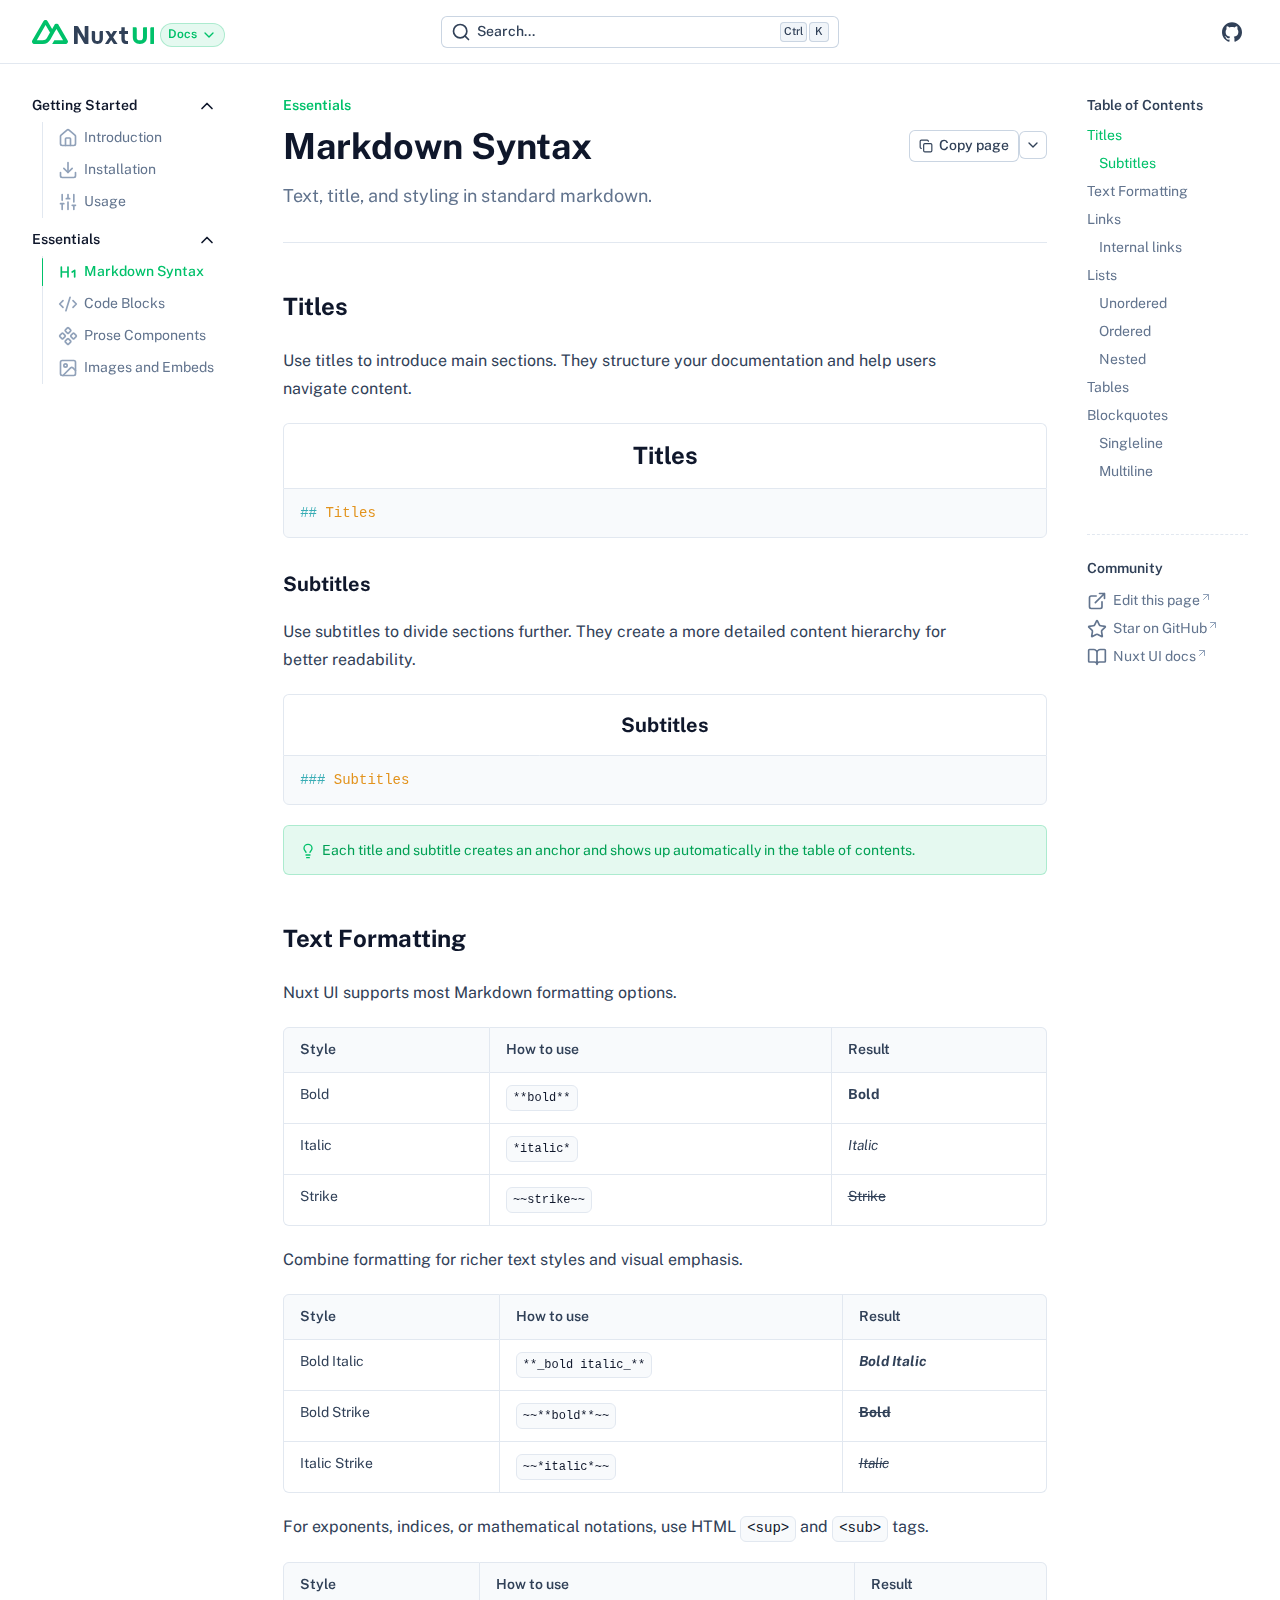
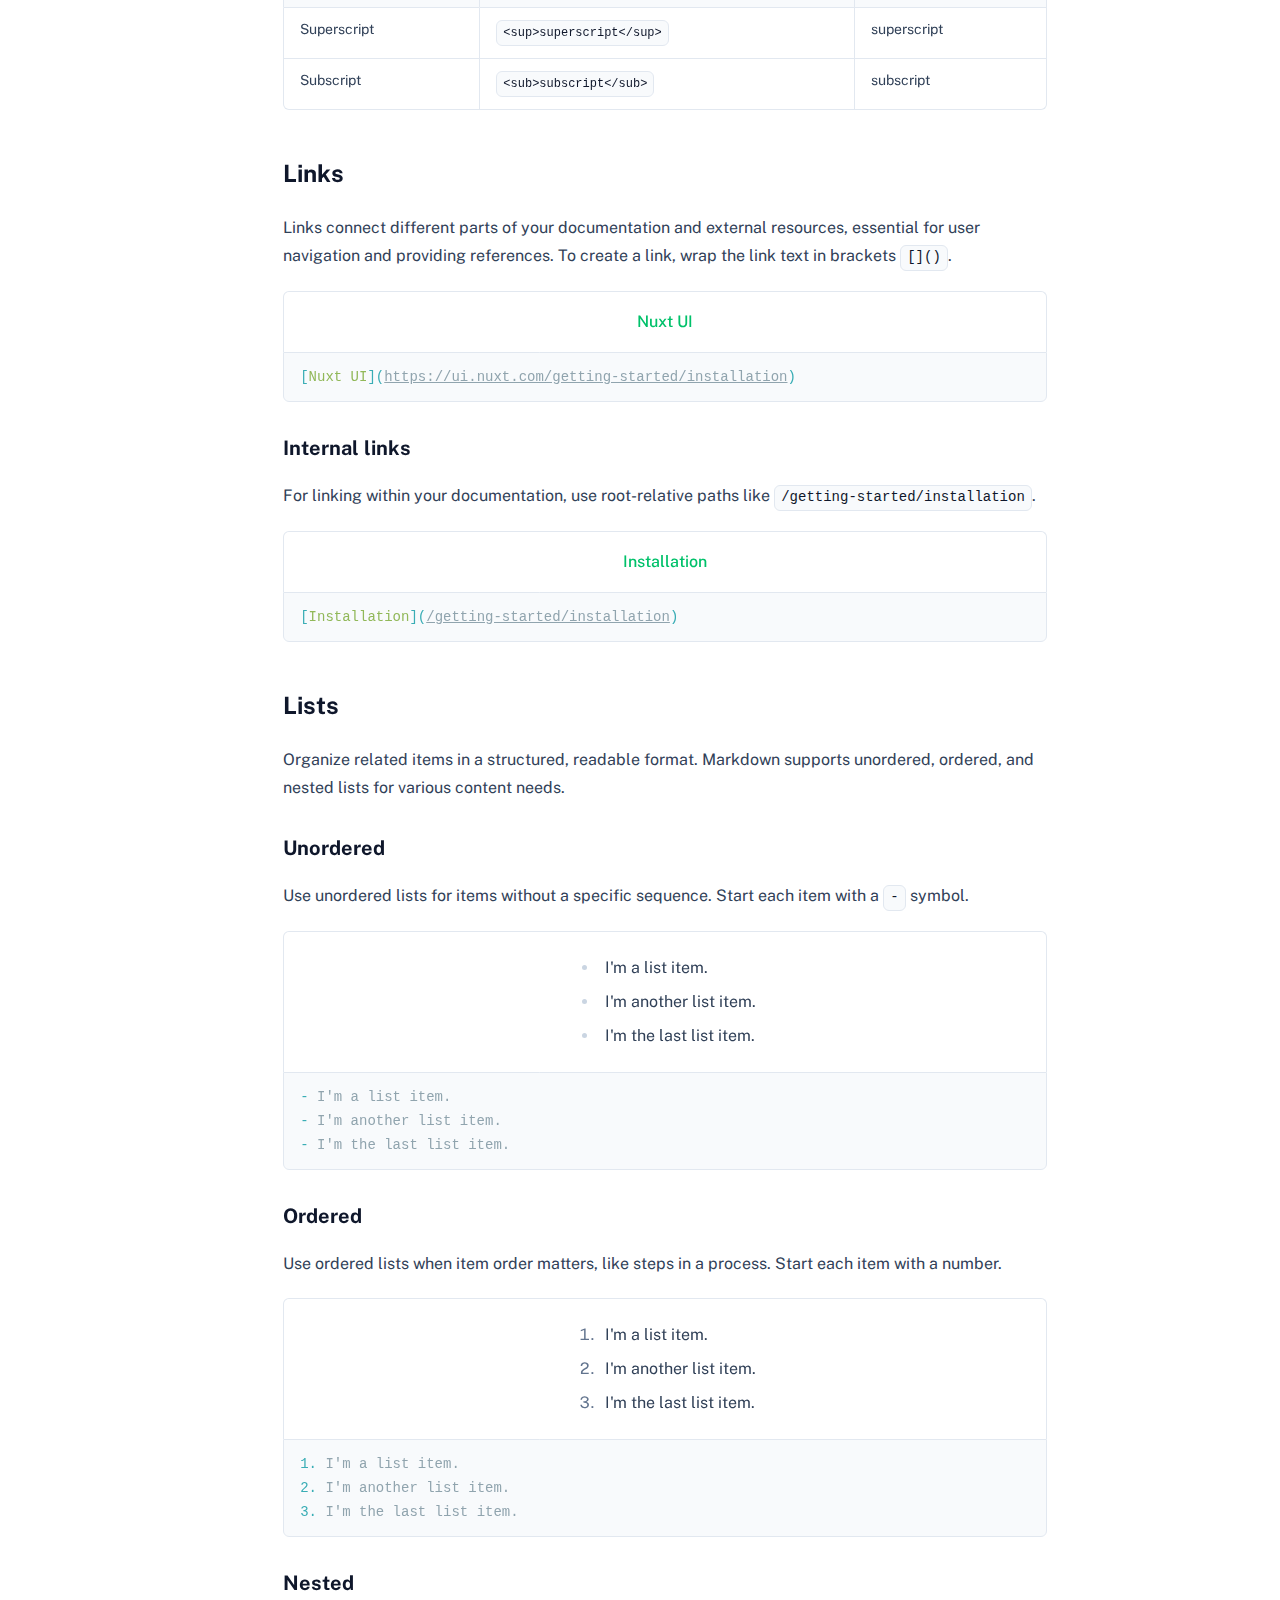
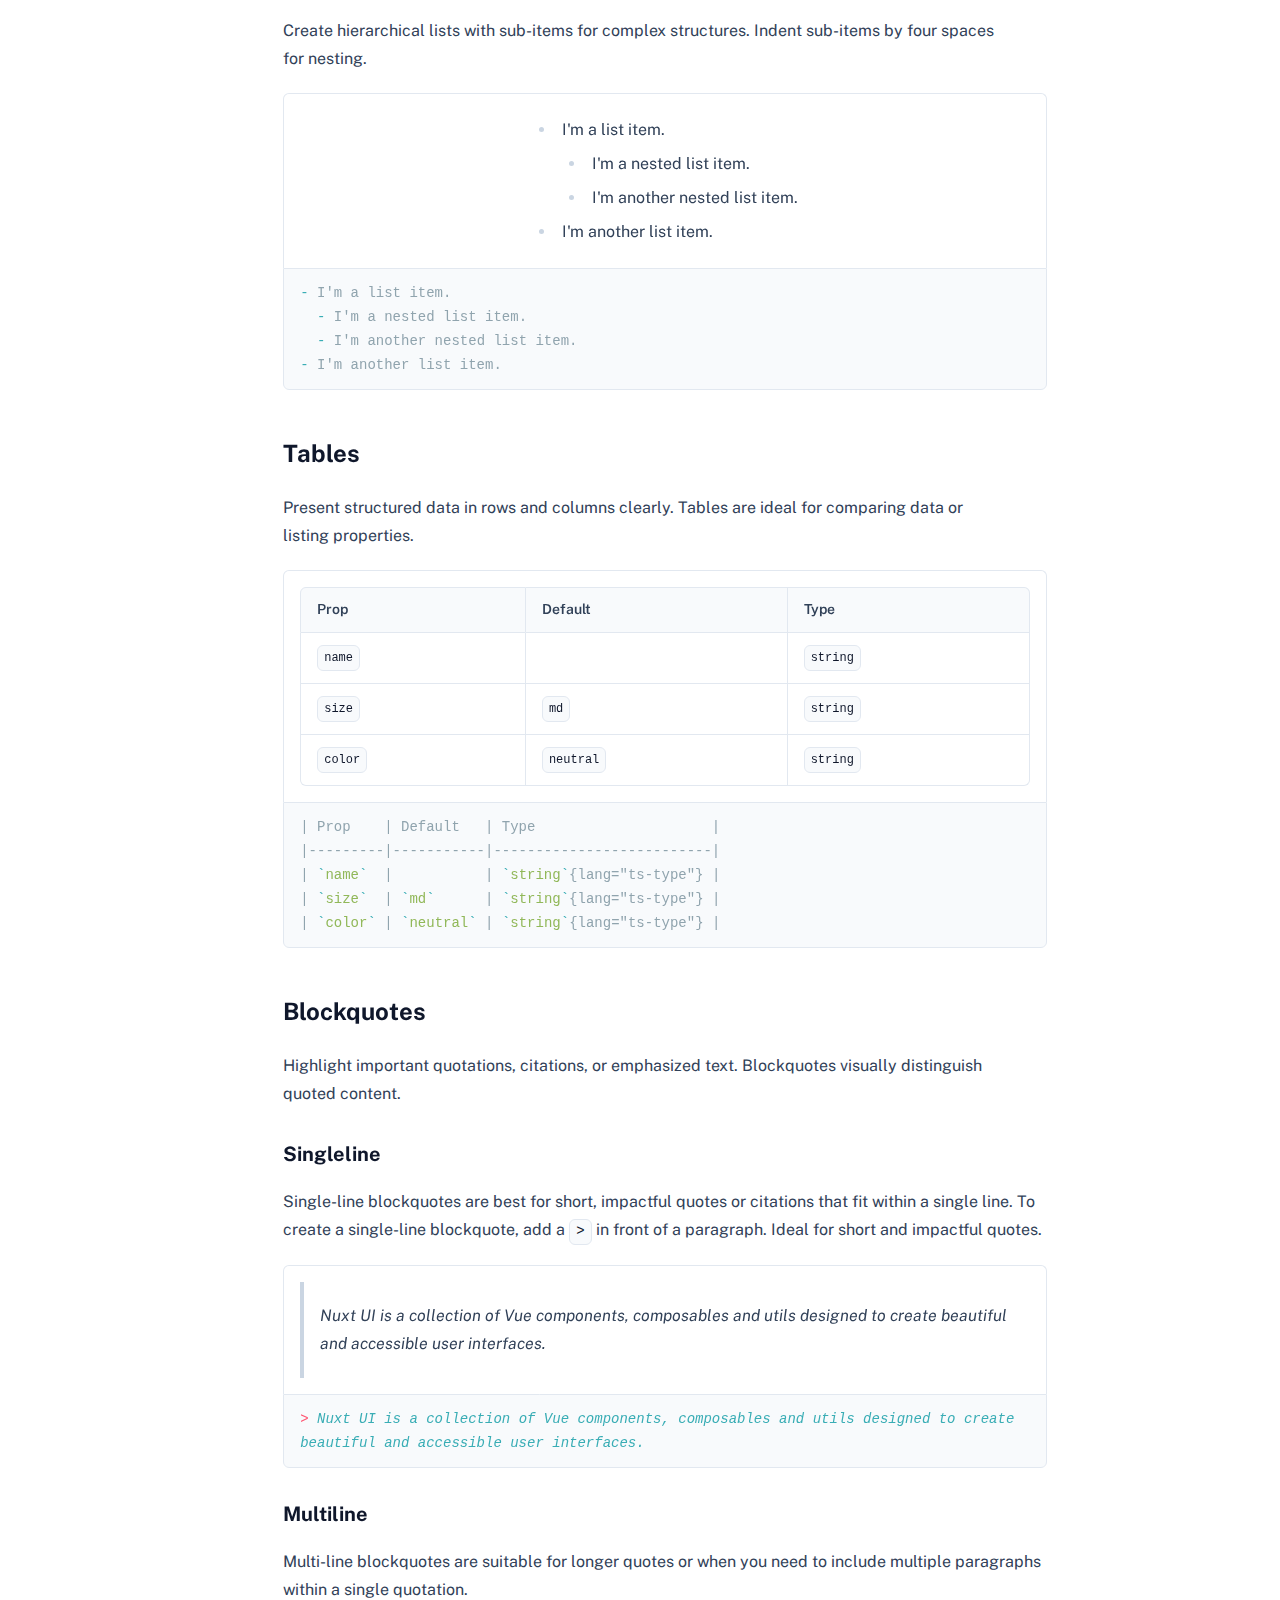
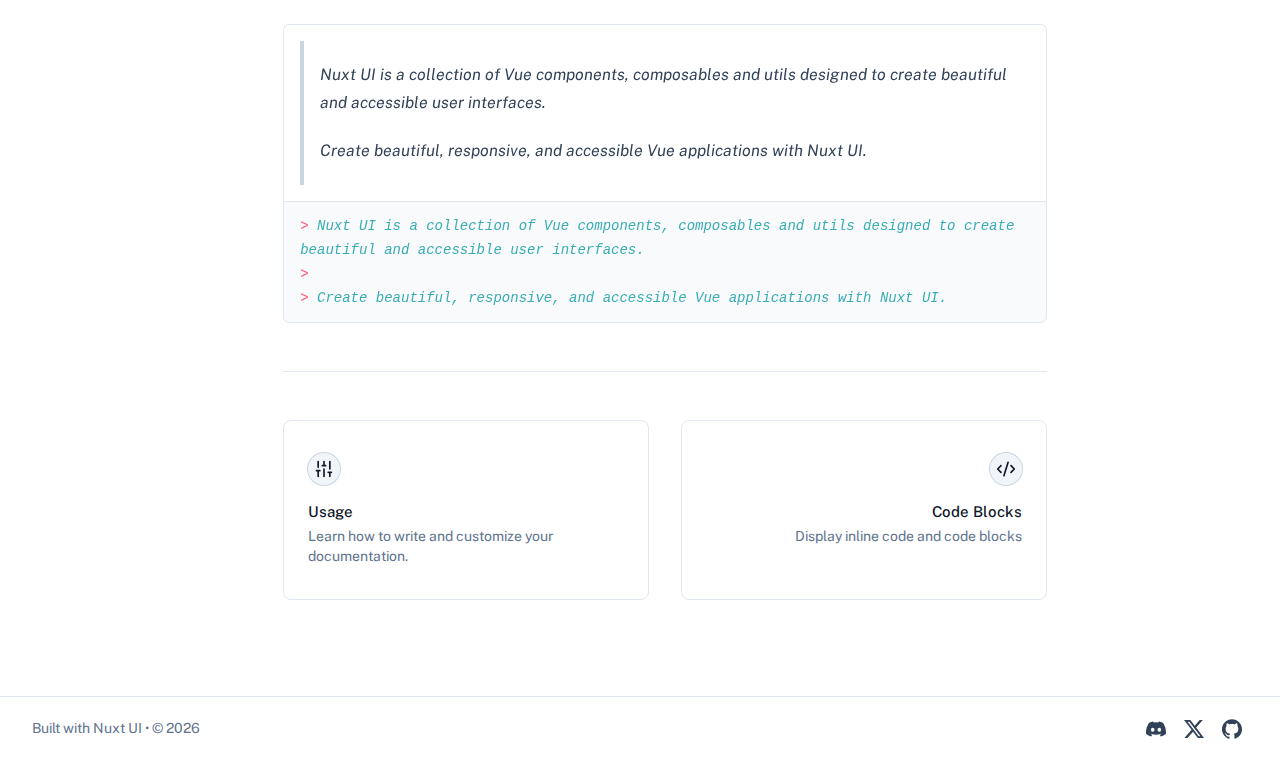
<file: essentials/markdown-syntax.html>
<!DOCTYPE html><html  lang="en"><head><meta charset="utf-8"><meta name="viewport" content="width=device-width, initial-scale=1"><style id="nuxt-ui-colors">@layer base {
  :root {
  --ui-color-primary-50: var(--color-green-50, oklch(98.2% 0.018 155.826));
  --ui-color-primary-100: var(--color-green-100, oklch(96.2% 0.044 156.743));
  --ui-color-primary-200: var(--color-green-200, oklch(92.5% 0.084 155.995));
  --ui-color-primary-300: var(--color-green-300, oklch(87.1% 0.15 154.449));
  --ui-color-primary-400: var(--color-green-400, oklch(79.2% 0.209 151.711));
  --ui-color-primary-500: var(--color-green-500, oklch(72.3% 0.219 149.579));
  --ui-color-primary-600: var(--color-green-600, oklch(62.7% 0.194 149.214));
  --ui-color-primary-700: var(--color-green-700, oklch(52.7% 0.154 150.069));
  --ui-color-primary-800: var(--color-green-800, oklch(44.8% 0.119 151.328));
  --ui-color-primary-900: var(--color-green-900, oklch(39.3% 0.095 152.535));
  --ui-color-primary-950: var(--color-green-950, oklch(26.6% 0.065 152.934));
  --ui-color-secondary-50: var(--color-blue-50, oklch(97% 0.014 254.604));
  --ui-color-secondary-100: var(--color-blue-100, oklch(93.2% 0.032 255.585));
  --ui-color-secondary-200: var(--color-blue-200, oklch(88.2% 0.059 254.128));
  --ui-color-secondary-300: var(--color-blue-300, oklch(80.9% 0.105 251.813));
  --ui-color-secondary-400: var(--color-blue-400, oklch(70.7% 0.165 254.624));
  --ui-color-secondary-500: var(--color-blue-500, oklch(62.3% 0.214 259.815));
  --ui-color-secondary-600: var(--color-blue-600, oklch(54.6% 0.245 262.881));
  --ui-color-secondary-700: var(--color-blue-700, oklch(48.8% 0.243 264.376));
  --ui-color-secondary-800: var(--color-blue-800, oklch(42.4% 0.199 265.638));
  --ui-color-secondary-900: var(--color-blue-900, oklch(37.9% 0.146 265.522));
  --ui-color-secondary-950: var(--color-blue-950, oklch(28.2% 0.091 267.935));
  --ui-color-success-50: var(--color-green-50, oklch(98.2% 0.018 155.826));
  --ui-color-success-100: var(--color-green-100, oklch(96.2% 0.044 156.743));
  --ui-color-success-200: var(--color-green-200, oklch(92.5% 0.084 155.995));
  --ui-color-success-300: var(--color-green-300, oklch(87.1% 0.15 154.449));
  --ui-color-success-400: var(--color-green-400, oklch(79.2% 0.209 151.711));
  --ui-color-success-500: var(--color-green-500, oklch(72.3% 0.219 149.579));
  --ui-color-success-600: var(--color-green-600, oklch(62.7% 0.194 149.214));
  --ui-color-success-700: var(--color-green-700, oklch(52.7% 0.154 150.069));
  --ui-color-success-800: var(--color-green-800, oklch(44.8% 0.119 151.328));
  --ui-color-success-900: var(--color-green-900, oklch(39.3% 0.095 152.535));
  --ui-color-success-950: var(--color-green-950, oklch(26.6% 0.065 152.934));
  --ui-color-info-50: var(--color-blue-50, oklch(97% 0.014 254.604));
  --ui-color-info-100: var(--color-blue-100, oklch(93.2% 0.032 255.585));
  --ui-color-info-200: var(--color-blue-200, oklch(88.2% 0.059 254.128));
  --ui-color-info-300: var(--color-blue-300, oklch(80.9% 0.105 251.813));
  --ui-color-info-400: var(--color-blue-400, oklch(70.7% 0.165 254.624));
  --ui-color-info-500: var(--color-blue-500, oklch(62.3% 0.214 259.815));
  --ui-color-info-600: var(--color-blue-600, oklch(54.6% 0.245 262.881));
  --ui-color-info-700: var(--color-blue-700, oklch(48.8% 0.243 264.376));
  --ui-color-info-800: var(--color-blue-800, oklch(42.4% 0.199 265.638));
  --ui-color-info-900: var(--color-blue-900, oklch(37.9% 0.146 265.522));
  --ui-color-info-950: var(--color-blue-950, oklch(28.2% 0.091 267.935));
  --ui-color-warning-50: var(--color-yellow-50, oklch(98.7% 0.026 102.212));
  --ui-color-warning-100: var(--color-yellow-100, oklch(97.3% 0.071 103.193));
  --ui-color-warning-200: var(--color-yellow-200, oklch(94.5% 0.129 101.54));
  --ui-color-warning-300: var(--color-yellow-300, oklch(90.5% 0.182 98.111));
  --ui-color-warning-400: var(--color-yellow-400, oklch(85.2% 0.199 91.936));
  --ui-color-warning-500: var(--color-yellow-500, oklch(79.5% 0.184 86.047));
  --ui-color-warning-600: var(--color-yellow-600, oklch(68.1% 0.162 75.834));
  --ui-color-warning-700: var(--color-yellow-700, oklch(55.4% 0.135 66.442));
  --ui-color-warning-800: var(--color-yellow-800, oklch(47.6% 0.114 61.907));
  --ui-color-warning-900: var(--color-yellow-900, oklch(42.1% 0.095 57.708));
  --ui-color-warning-950: var(--color-yellow-950, oklch(28.6% 0.066 53.813));
  --ui-color-error-50: var(--color-red-50, oklch(97.1% 0.013 17.38));
  --ui-color-error-100: var(--color-red-100, oklch(93.6% 0.032 17.717));
  --ui-color-error-200: var(--color-red-200, oklch(88.5% 0.062 18.334));
  --ui-color-error-300: var(--color-red-300, oklch(80.8% 0.114 19.571));
  --ui-color-error-400: var(--color-red-400, oklch(70.4% 0.191 22.216));
  --ui-color-error-500: var(--color-red-500, oklch(63.7% 0.237 25.331));
  --ui-color-error-600: var(--color-red-600, oklch(57.7% 0.245 27.325));
  --ui-color-error-700: var(--color-red-700, oklch(50.5% 0.213 27.518));
  --ui-color-error-800: var(--color-red-800, oklch(44.4% 0.177 26.899));
  --ui-color-error-900: var(--color-red-900, oklch(39.6% 0.141 25.723));
  --ui-color-error-950: var(--color-red-950, oklch(25.8% 0.092 26.042));
  --ui-color-neutral-50: var(--color-slate-50, oklch(98.4% 0.003 247.858));
  --ui-color-neutral-100: var(--color-slate-100, oklch(96.8% 0.007 247.896));
  --ui-color-neutral-200: var(--color-slate-200, oklch(92.9% 0.013 255.508));
  --ui-color-neutral-300: var(--color-slate-300, oklch(86.9% 0.022 252.894));
  --ui-color-neutral-400: var(--color-slate-400, oklch(70.4% 0.04 256.788));
  --ui-color-neutral-500: var(--color-slate-500, oklch(55.4% 0.046 257.417));
  --ui-color-neutral-600: var(--color-slate-600, oklch(44.6% 0.043 257.281));
  --ui-color-neutral-700: var(--color-slate-700, oklch(37.2% 0.044 257.287));
  --ui-color-neutral-800: var(--color-slate-800, oklch(27.9% 0.041 260.031));
  --ui-color-neutral-900: var(--color-slate-900, oklch(20.8% 0.042 265.755));
  --ui-color-neutral-950: var(--color-slate-950, oklch(12.9% 0.042 264.695));
  }
  :root, .light {
  --ui-primary: var(--ui-color-primary-500);
  --ui-secondary: var(--ui-color-secondary-500);
  --ui-success: var(--ui-color-success-500);
  --ui-info: var(--ui-color-info-500);
  --ui-warning: var(--ui-color-warning-500);
  --ui-error: var(--ui-color-error-500);
  }
  .dark {
  --ui-primary: var(--ui-color-primary-400);
  --ui-secondary: var(--ui-color-secondary-400);
  --ui-success: var(--ui-color-success-400);
  --ui-info: var(--ui-color-info-400);
  --ui-warning: var(--ui-color-warning-400);
  --ui-error: var(--ui-color-error-400);
  }
}</style><title>Markdown Syntax - Nuxt Docs Template</title><style>/*! tailwindcss v4.1.13 | MIT License | https://tailwindcss.com */.shiki span.line{display:block}.shiki span.line.highlight{background-color:var(--ui-bg-accented);margin:0 -16px;padding:0 16px}@supports (color:color-mix(in lab,red,red)){.shiki span.line.highlight{background-color:color-mix(in oklab,var(--ui-bg-accented)50%,transparent)}}</style><link rel="stylesheet" href="/_nuxt/entry.XbS67Ejl.css" crossorigin><style>@layer components {:where(.i-lucide\:arrow-up-right){display:inline-block;width:1em;height:1em;background-color:currentColor;-webkit-mask-image:var(--svg);mask-image:var(--svg);-webkit-mask-repeat:no-repeat;mask-repeat:no-repeat;-webkit-mask-size:100% 100%;mask-size:100% 100%;--svg:url("data:image/svg+xml,%3Csvg xmlns='http://www.w3.org/2000/svg' viewBox='0 0 24 24' width='24' height='24'%3E%3Cpath fill='none' stroke='black' stroke-linecap='round' stroke-linejoin='round' stroke-width='2' d='M7 7h10v10M7 17L17 7'/%3E%3C/svg%3E")}:where(.i-lucide\:book-open){display:inline-block;width:1em;height:1em;background-color:currentColor;-webkit-mask-image:var(--svg);mask-image:var(--svg);-webkit-mask-repeat:no-repeat;mask-repeat:no-repeat;-webkit-mask-size:100% 100%;mask-size:100% 100%;--svg:url("data:image/svg+xml,%3Csvg xmlns='http://www.w3.org/2000/svg' viewBox='0 0 24 24' width='24' height='24'%3E%3Cpath fill='none' stroke='black' stroke-linecap='round' stroke-linejoin='round' stroke-width='2' d='M12 7v14m-9-3a1 1 0 0 1-1-1V4a1 1 0 0 1 1-1h5a4 4 0 0 1 4 4a4 4 0 0 1 4-4h5a1 1 0 0 1 1 1v13a1 1 0 0 1-1 1h-6a3 3 0 0 0-3 3a3 3 0 0 0-3-3z'/%3E%3C/svg%3E")}:where(.i-lucide\:chevron-down){display:inline-block;width:1em;height:1em;background-color:currentColor;-webkit-mask-image:var(--svg);mask-image:var(--svg);-webkit-mask-repeat:no-repeat;mask-repeat:no-repeat;-webkit-mask-size:100% 100%;mask-size:100% 100%;--svg:url("data:image/svg+xml,%3Csvg xmlns='http://www.w3.org/2000/svg' viewBox='0 0 24 24' width='24' height='24'%3E%3Cpath fill='none' stroke='black' stroke-linecap='round' stroke-linejoin='round' stroke-width='2' d='m6 9l6 6l6-6'/%3E%3C/svg%3E")}:where(.i-lucide\:code-xml){display:inline-block;width:1em;height:1em;background-color:currentColor;-webkit-mask-image:var(--svg);mask-image:var(--svg);-webkit-mask-repeat:no-repeat;mask-repeat:no-repeat;-webkit-mask-size:100% 100%;mask-size:100% 100%;--svg:url("data:image/svg+xml,%3Csvg xmlns='http://www.w3.org/2000/svg' viewBox='0 0 24 24' width='24' height='24'%3E%3Cpath fill='none' stroke='black' stroke-linecap='round' stroke-linejoin='round' stroke-width='2' d='m18 16l4-4l-4-4M6 8l-4 4l4 4m8.5-12l-5 16'/%3E%3C/svg%3E")}:where(.i-lucide\:component){display:inline-block;width:1em;height:1em;background-color:currentColor;-webkit-mask-image:var(--svg);mask-image:var(--svg);-webkit-mask-repeat:no-repeat;mask-repeat:no-repeat;-webkit-mask-size:100% 100%;mask-size:100% 100%;--svg:url("data:image/svg+xml,%3Csvg xmlns='http://www.w3.org/2000/svg' viewBox='0 0 24 24' width='24' height='24'%3E%3Cpath fill='none' stroke='black' stroke-linecap='round' stroke-linejoin='round' stroke-width='2' d='M15.536 11.293a1 1 0 0 0 0 1.414l2.376 2.377a1 1 0 0 0 1.414 0l2.377-2.377a1 1 0 0 0 0-1.414l-2.377-2.377a1 1 0 0 0-1.414 0zm-13.239 0a1 1 0 0 0 0 1.414l2.377 2.377a1 1 0 0 0 1.414 0l2.377-2.377a1 1 0 0 0 0-1.414L6.088 8.916a1 1 0 0 0-1.414 0zm6.619 6.619a1 1 0 0 0 0 1.415l2.377 2.376a1 1 0 0 0 1.414 0l2.377-2.376a1 1 0 0 0 0-1.415l-2.377-2.376a1 1 0 0 0-1.414 0zm0-13.238a1 1 0 0 0 0 1.414l2.377 2.376a1 1 0 0 0 1.414 0l2.377-2.376a1 1 0 0 0 0-1.414l-2.377-2.377a1 1 0 0 0-1.414 0z'/%3E%3C/svg%3E")}:where(.i-lucide\:copy){display:inline-block;width:1em;height:1em;background-color:currentColor;-webkit-mask-image:var(--svg);mask-image:var(--svg);-webkit-mask-repeat:no-repeat;mask-repeat:no-repeat;-webkit-mask-size:100% 100%;mask-size:100% 100%;--svg:url("data:image/svg+xml,%3Csvg xmlns='http://www.w3.org/2000/svg' viewBox='0 0 24 24' width='24' height='24'%3E%3Cg fill='none' stroke='black' stroke-linecap='round' stroke-linejoin='round' stroke-width='2'%3E%3Crect width='14' height='14' x='8' y='8' rx='2' ry='2'/%3E%3Cpath d='M4 16c-1.1 0-2-.9-2-2V4c0-1.1.9-2 2-2h10c1.1 0 2 .9 2 2'/%3E%3C/g%3E%3C/svg%3E")}:where(.i-lucide\:download){display:inline-block;width:1em;height:1em;background-color:currentColor;-webkit-mask-image:var(--svg);mask-image:var(--svg);-webkit-mask-repeat:no-repeat;mask-repeat:no-repeat;-webkit-mask-size:100% 100%;mask-size:100% 100%;--svg:url("data:image/svg+xml,%3Csvg xmlns='http://www.w3.org/2000/svg' viewBox='0 0 24 24' width='24' height='24'%3E%3Cg fill='none' stroke='black' stroke-linecap='round' stroke-linejoin='round' stroke-width='2'%3E%3Cpath d='M12 15V3m9 12v4a2 2 0 0 1-2 2H5a2 2 0 0 1-2-2v-4'/%3E%3Cpath d='m7 10l5 5l5-5'/%3E%3C/g%3E%3C/svg%3E")}:where(.i-lucide\:external-link){display:inline-block;width:1em;height:1em;background-color:currentColor;-webkit-mask-image:var(--svg);mask-image:var(--svg);-webkit-mask-repeat:no-repeat;mask-repeat:no-repeat;-webkit-mask-size:100% 100%;mask-size:100% 100%;--svg:url("data:image/svg+xml,%3Csvg xmlns='http://www.w3.org/2000/svg' viewBox='0 0 24 24' width='24' height='24'%3E%3Cpath fill='none' stroke='black' stroke-linecap='round' stroke-linejoin='round' stroke-width='2' d='M15 3h6v6m-11 5L21 3m-3 10v6a2 2 0 0 1-2 2H5a2 2 0 0 1-2-2V8a2 2 0 0 1 2-2h6'/%3E%3C/svg%3E")}:where(.i-lucide\:hash){display:inline-block;width:1em;height:1em;background-color:currentColor;-webkit-mask-image:var(--svg);mask-image:var(--svg);-webkit-mask-repeat:no-repeat;mask-repeat:no-repeat;-webkit-mask-size:100% 100%;mask-size:100% 100%;--svg:url("data:image/svg+xml,%3Csvg xmlns='http://www.w3.org/2000/svg' viewBox='0 0 24 24' width='24' height='24'%3E%3Cpath fill='none' stroke='black' stroke-linecap='round' stroke-linejoin='round' stroke-width='2' d='M4 9h16M4 15h16M10 3L8 21m8-18l-2 18'/%3E%3C/svg%3E")}:where(.i-lucide\:heading-1){display:inline-block;width:1em;height:1em;background-color:currentColor;-webkit-mask-image:var(--svg);mask-image:var(--svg);-webkit-mask-repeat:no-repeat;mask-repeat:no-repeat;-webkit-mask-size:100% 100%;mask-size:100% 100%;--svg:url("data:image/svg+xml,%3Csvg xmlns='http://www.w3.org/2000/svg' viewBox='0 0 24 24' width='24' height='24'%3E%3Cpath fill='none' stroke='black' stroke-linecap='round' stroke-linejoin='round' stroke-width='2' d='M4 12h8m-8 6V6m8 12V6m5 6l3-2v8'/%3E%3C/svg%3E")}:where(.i-lucide\:house){display:inline-block;width:1em;height:1em;background-color:currentColor;-webkit-mask-image:var(--svg);mask-image:var(--svg);-webkit-mask-repeat:no-repeat;mask-repeat:no-repeat;-webkit-mask-size:100% 100%;mask-size:100% 100%;--svg:url("data:image/svg+xml,%3Csvg xmlns='http://www.w3.org/2000/svg' viewBox='0 0 24 24' width='24' height='24'%3E%3Cg fill='none' stroke='black' stroke-linecap='round' stroke-linejoin='round' stroke-width='2'%3E%3Cpath d='M15 21v-8a1 1 0 0 0-1-1h-4a1 1 0 0 0-1 1v8'/%3E%3Cpath d='M3 10a2 2 0 0 1 .709-1.528l7-6a2 2 0 0 1 2.582 0l7 6A2 2 0 0 1 21 10v9a2 2 0 0 1-2 2H5a2 2 0 0 1-2-2z'/%3E%3C/g%3E%3C/svg%3E")}:where(.i-lucide\:image){display:inline-block;width:1em;height:1em;background-color:currentColor;-webkit-mask-image:var(--svg);mask-image:var(--svg);-webkit-mask-repeat:no-repeat;mask-repeat:no-repeat;-webkit-mask-size:100% 100%;mask-size:100% 100%;--svg:url("data:image/svg+xml,%3Csvg xmlns='http://www.w3.org/2000/svg' viewBox='0 0 24 24' width='24' height='24'%3E%3Cg fill='none' stroke='black' stroke-linecap='round' stroke-linejoin='round' stroke-width='2'%3E%3Crect width='18' height='18' x='3' y='3' rx='2' ry='2'/%3E%3Ccircle cx='9' cy='9' r='2'/%3E%3Cpath d='m21 15l-3.086-3.086a2 2 0 0 0-2.828 0L6 21'/%3E%3C/g%3E%3C/svg%3E")}:where(.i-lucide\:lightbulb){display:inline-block;width:1em;height:1em;background-color:currentColor;-webkit-mask-image:var(--svg);mask-image:var(--svg);-webkit-mask-repeat:no-repeat;mask-repeat:no-repeat;-webkit-mask-size:100% 100%;mask-size:100% 100%;--svg:url("data:image/svg+xml,%3Csvg xmlns='http://www.w3.org/2000/svg' viewBox='0 0 24 24' width='24' height='24'%3E%3Cpath fill='none' stroke='black' stroke-linecap='round' stroke-linejoin='round' stroke-width='2' d='M15 14c.2-1 .7-1.7 1.5-2.5c1-.9 1.5-2.2 1.5-3.5A6 6 0 0 0 6 8c0 1 .2 2.2 1.5 3.5c.7.7 1.3 1.5 1.5 2.5m0 4h6m-5 4h4'/%3E%3C/svg%3E")}:where(.i-lucide\:menu){display:inline-block;width:1em;height:1em;background-color:currentColor;-webkit-mask-image:var(--svg);mask-image:var(--svg);-webkit-mask-repeat:no-repeat;mask-repeat:no-repeat;-webkit-mask-size:100% 100%;mask-size:100% 100%;--svg:url("data:image/svg+xml,%3Csvg xmlns='http://www.w3.org/2000/svg' viewBox='0 0 24 24' width='24' height='24'%3E%3Cpath fill='none' stroke='black' stroke-linecap='round' stroke-linejoin='round' stroke-width='2' d='M4 5h16M4 12h16M4 19h16'/%3E%3C/svg%3E")}:where(.i-lucide\:search){display:inline-block;width:1em;height:1em;background-color:currentColor;-webkit-mask-image:var(--svg);mask-image:var(--svg);-webkit-mask-repeat:no-repeat;mask-repeat:no-repeat;-webkit-mask-size:100% 100%;mask-size:100% 100%;--svg:url("data:image/svg+xml,%3Csvg xmlns='http://www.w3.org/2000/svg' viewBox='0 0 24 24' width='24' height='24'%3E%3Cg fill='none' stroke='black' stroke-linecap='round' stroke-linejoin='round' stroke-width='2'%3E%3Cpath d='m21 21l-4.34-4.34'/%3E%3Ccircle cx='11' cy='11' r='8'/%3E%3C/g%3E%3C/svg%3E")}:where(.i-lucide\:sliders){display:inline-block;width:1em;height:1em;background-color:currentColor;-webkit-mask-image:var(--svg);mask-image:var(--svg);-webkit-mask-repeat:no-repeat;mask-repeat:no-repeat;-webkit-mask-size:100% 100%;mask-size:100% 100%;--svg:url("data:image/svg+xml,%3Csvg xmlns='http://www.w3.org/2000/svg' viewBox='0 0 24 24' width='24' height='24'%3E%3Cpath fill='none' stroke='black' stroke-linecap='round' stroke-linejoin='round' stroke-width='2' d='M10 8h4m-2 13v-9m0-4V3m5 13h4m-2-4V3m0 18v-5M3 14h4m-2-4V3m0 18v-7'/%3E%3C/svg%3E")}:where(.i-lucide\:star){display:inline-block;width:1em;height:1em;background-color:currentColor;-webkit-mask-image:var(--svg);mask-image:var(--svg);-webkit-mask-repeat:no-repeat;mask-repeat:no-repeat;-webkit-mask-size:100% 100%;mask-size:100% 100%;--svg:url("data:image/svg+xml,%3Csvg xmlns='http://www.w3.org/2000/svg' viewBox='0 0 24 24' width='24' height='24'%3E%3Cpath fill='none' stroke='black' stroke-linecap='round' stroke-linejoin='round' stroke-width='2' d='M11.525 2.295a.53.53 0 0 1 .95 0l2.31 4.679a2.12 2.12 0 0 0 1.595 1.16l5.166.756a.53.53 0 0 1 .294.904l-3.736 3.638a2.12 2.12 0 0 0-.611 1.878l.882 5.14a.53.53 0 0 1-.771.56l-4.618-2.428a2.12 2.12 0 0 0-1.973 0L6.396 21.01a.53.53 0 0 1-.77-.56l.881-5.139a2.12 2.12 0 0 0-.611-1.879L2.16 9.795a.53.53 0 0 1 .294-.906l5.165-.755a2.12 2.12 0 0 0 1.597-1.16z'/%3E%3C/svg%3E")}:where(.i-simple-icons\:discord){display:inline-block;width:1em;height:1em;background-color:currentColor;-webkit-mask-image:var(--svg);mask-image:var(--svg);-webkit-mask-repeat:no-repeat;mask-repeat:no-repeat;-webkit-mask-size:100% 100%;mask-size:100% 100%;--svg:url("data:image/svg+xml,%3Csvg xmlns='http://www.w3.org/2000/svg' viewBox='0 0 24 24' width='24' height='24'%3E%3Cpath fill='black' d='M20.317 4.37a19.8 19.8 0 0 0-4.885-1.515a.074.074 0 0 0-.079.037c-.21.375-.444.864-.608 1.25a18.3 18.3 0 0 0-5.487 0a13 13 0 0 0-.617-1.25a.08.08 0 0 0-.079-.037A19.7 19.7 0 0 0 3.677 4.37a.1.1 0 0 0-.032.027C.533 9.046-.32 13.58.099 18.057a.08.08 0 0 0 .031.057a19.9 19.9 0 0 0 5.993 3.03a.08.08 0 0 0 .084-.028a14 14 0 0 0 1.226-1.994a.076.076 0 0 0-.041-.106a13 13 0 0 1-1.872-.892a.077.077 0 0 1-.008-.128a10 10 0 0 0 .372-.292a.07.07 0 0 1 .077-.01c3.928 1.793 8.18 1.793 12.062 0a.07.07 0 0 1 .078.01q.181.149.373.292a.077.077 0 0 1-.006.127a12.3 12.3 0 0 1-1.873.892a.077.077 0 0 0-.041.107c.36.698.772 1.362 1.225 1.993a.08.08 0 0 0 .084.028a19.8 19.8 0 0 0 6.002-3.03a.08.08 0 0 0 .032-.054c.5-5.177-.838-9.674-3.549-13.66a.06.06 0 0 0-.031-.03M8.02 15.33c-1.182 0-2.157-1.085-2.157-2.419c0-1.333.956-2.419 2.157-2.419c1.21 0 2.176 1.096 2.157 2.42c0 1.333-.956 2.418-2.157 2.418m7.975 0c-1.183 0-2.157-1.085-2.157-2.419c0-1.333.955-2.419 2.157-2.419c1.21 0 2.176 1.096 2.157 2.42c0 1.333-.946 2.418-2.157 2.418'/%3E%3C/svg%3E")}:where(.i-simple-icons\:github){display:inline-block;width:1em;height:1em;background-color:currentColor;-webkit-mask-image:var(--svg);mask-image:var(--svg);-webkit-mask-repeat:no-repeat;mask-repeat:no-repeat;-webkit-mask-size:100% 100%;mask-size:100% 100%;--svg:url("data:image/svg+xml,%3Csvg xmlns='http://www.w3.org/2000/svg' viewBox='0 0 24 24' width='24' height='24'%3E%3Cpath fill='black' d='M12 .297c-6.63 0-12 5.373-12 12c0 5.303 3.438 9.8 8.205 11.385c.6.113.82-.258.82-.577c0-.285-.01-1.04-.015-2.04c-3.338.724-4.042-1.61-4.042-1.61C4.422 18.07 3.633 17.7 3.633 17.7c-1.087-.744.084-.729.084-.729c1.205.084 1.838 1.236 1.838 1.236c1.07 1.835 2.809 1.305 3.495.998c.108-.776.417-1.305.76-1.605c-2.665-.3-5.466-1.332-5.466-5.93c0-1.31.465-2.38 1.235-3.22c-.135-.303-.54-1.523.105-3.176c0 0 1.005-.322 3.3 1.23c.96-.267 1.98-.399 3-.405c1.02.006 2.04.138 3 .405c2.28-1.552 3.285-1.23 3.285-1.23c.645 1.653.24 2.873.12 3.176c.765.84 1.23 1.91 1.23 3.22c0 4.61-2.805 5.625-5.475 5.92c.42.36.81 1.096.81 2.22c0 1.606-.015 2.896-.015 3.286c0 .315.21.69.825.57C20.565 22.092 24 17.592 24 12.297c0-6.627-5.373-12-12-12'/%3E%3C/svg%3E")}:where(.i-simple-icons\:x){display:inline-block;width:1em;height:1em;background-color:currentColor;-webkit-mask-image:var(--svg);mask-image:var(--svg);-webkit-mask-repeat:no-repeat;mask-repeat:no-repeat;-webkit-mask-size:100% 100%;mask-size:100% 100%;--svg:url("data:image/svg+xml,%3Csvg xmlns='http://www.w3.org/2000/svg' viewBox='0 0 24 24' width='24' height='24'%3E%3Cpath fill='black' d='M18.901 1.153h3.68l-8.04 9.19L24 22.846h-7.406l-5.8-7.584l-6.638 7.584H.474l8.6-9.83L0 1.154h7.594l5.243 6.932ZM17.61 20.644h2.039L6.486 3.24H4.298Z'/%3E%3C/svg%3E")}}</style><link rel="preload" as="fetch" crossorigin="anonymous" href="/essentials/markdown-syntax/_payload.json?51838a46-f06b-4e18-a1fc-d0ca3bdd022e"><link rel="modulepreload" as="script" crossorigin href="/_nuxt/qLlrC_iX.js"><link rel="modulepreload" as="script" crossorigin href="/_nuxt/DUhfWcYJ.js"><link rel="modulepreload" as="script" crossorigin href="/_nuxt/IITnHcHw.js"><link rel="modulepreload" as="script" crossorigin href="/_nuxt/Dir5JKo0.js"><link rel="modulepreload" as="script" crossorigin href="/_nuxt/BAOzErK9.js"><link rel="modulepreload" as="script" crossorigin href="/_nuxt/BN_7HF1G.js"><link rel="modulepreload" as="script" crossorigin href="/_nuxt/BfBDFkWI.js"><link rel="modulepreload" as="script" crossorigin href="/_nuxt/PSIhwTMr.js"><link rel="modulepreload" as="script" crossorigin href="/_nuxt/CypSZyDZ.js"><link rel="modulepreload" as="script" crossorigin href="/_nuxt/BXr-XXGm.js"><link rel="modulepreload" as="script" crossorigin href="/_nuxt/BKbEC2J9.js"><link rel="modulepreload" as="script" crossorigin href="/_nuxt/BQr6zgy2.js"><link rel="modulepreload" as="script" crossorigin href="/_nuxt/DOLpgUhL.js"><link rel="modulepreload" as="script" crossorigin href="/_nuxt/CL2wk8b_.js"><link rel="modulepreload" as="script" crossorigin href="/_nuxt/D9asjt_X.js"><link rel="modulepreload" as="script" crossorigin href="/_nuxt/C9C5RBRH.js"><link rel="modulepreload" as="script" crossorigin href="/_nuxt/iy4sYkxm.js"><link rel="modulepreload" as="script" crossorigin href="/_nuxt/BvfwTbqP.js"><link rel="modulepreload" as="script" crossorigin href="/_nuxt/BjgR4Q-K.js"><link rel="modulepreload" as="script" crossorigin href="/_nuxt/kPhIbZat.js"><link rel="modulepreload" as="script" crossorigin href="/_nuxt/CWSxWTaq.js"><link rel="modulepreload" as="script" crossorigin href="/_nuxt/CBLFGWxN.js"><link rel="modulepreload" as="script" crossorigin href="/_nuxt/BToG9hVk.js"><link rel="modulepreload" as="script" crossorigin href="/_nuxt/BAMcfu0h.js"><link rel="modulepreload" as="script" crossorigin href="/_nuxt/N2nz5SLL.js"><link rel="modulepreload" as="script" crossorigin href="/_nuxt/zcIBiRX-.js"><link rel="modulepreload" as="script" crossorigin href="/_nuxt/CH-0Qt1p.js"><link rel="modulepreload" as="script" crossorigin href="/_nuxt/Cjqu-wvW.js"><link rel="modulepreload" as="script" crossorigin href="/_nuxt/C-6lqD72.js"><link rel="preload" as="fetch" fetchpriority="low" crossorigin="anonymous" href="/_nuxt/builds/meta/51838a46-f06b-4e18-a1fc-d0ca3bdd022e.json"><link rel="prefetch" as="style" crossorigin href="/_nuxt/index.ol6rdaHU.css"><link rel="prefetch" as="script" crossorigin href="/_nuxt/D4SaVC8C.js"><link rel="prefetch" as="script" crossorigin href="/_nuxt/CnrbOAfk.js"><link rel="prefetch" as="script" crossorigin href="/_nuxt/DHoPIw9Q.js"><link rel="prefetch" as="script" crossorigin href="/_nuxt/BUzzOICu.js"><meta property="og:image" content="/__og-image__/static/essentials/markdown-syntax/og.png"><meta property="og:image:type" content="image/png"><meta name="twitter:card" content="summary_large_image"><meta name="twitter:image" content="/__og-image__/static/essentials/markdown-syntax/og.png"><meta name="twitter:image:src" content="/__og-image__/static/essentials/markdown-syntax/og.png"><meta property="og:image:width" content="1200"><meta name="twitter:image:width" content="1200"><meta property="og:image:height" content="600"><meta name="twitter:image:height" content="600"><link rel="icon" href="/favicon.ico"><meta property="og:site_name" content="Nuxt Docs Template"><meta property="og:title" content="Markdown Syntax"><meta name="description" content="Text, title, and styling in standard markdown."><meta property="og:description" content="Text, title, and styling in standard markdown."><script type="module" src="/_nuxt/qLlrC_iX.js" crossorigin></script><script>"use strict";(()=>{const t=window,e=document.documentElement,c=["dark","light"],n=getStorageValue("localStorage","nuxt-color-mode")||"system";let i=n==="system"?u():n;const r=e.getAttribute("data-color-mode-forced");r&&(i=r),l(i),t["__NUXT_COLOR_MODE__"]={preference:n,value:i,getColorScheme:u,addColorScheme:l,removeColorScheme:d};function l(o){const s=""+o+"",a="";e.classList?e.classList.add(s):e.className+=" "+s,a&&e.setAttribute("data-"+a,o)}function d(o){const s=""+o+"",a="";e.classList?e.classList.remove(s):e.className=e.className.replace(new RegExp(s,"g"),""),a&&e.removeAttribute("data-"+a)}function f(o){return t.matchMedia("(prefers-color-scheme"+o+")")}function u(){if(t.matchMedia&&f("").media!=="not all"){for(const o of c)if(f(":"+o).matches)return o}return"light"}})();function getStorageValue(t,e){switch(t){case"localStorage":return window.localStorage.getItem(e);case"sessionStorage":return window.sessionStorage.getItem(e);case"cookie":return getCookie(e);default:return null}}function getCookie(t){const c=("; "+window.document.cookie).split("; "+t+"=");if(c.length===2)return c.pop()?.split(";").shift()}</script></head><body><div id="__nuxt" class="isolate"><!--[--><!--[--><!--[--><!--[--><!--[--><div class="nuxt-loading-indicator" style="position:fixed;top:0;right:0;left:0;pointer-events:none;width:auto;height:3px;opacity:0;background:repeating-linear-gradient(to right,#00dc82 0%,#34cdfe 50%,#0047e1 100%);background-size:Infinity% auto;transform:scaleX(0%);transform-origin:left;transition:transform 0.1s, height 0.4s, opacity 0.4s;z-index:999999;"></div><!--[--><!----><!----><!----><header class="bg-default/75 backdrop-blur border-b border-default h-(--ui-header-height) sticky top-0 z-50"><!--[--><!--]--><div class="w-full max-w-(--ui-container) mx-auto px-4 sm:px-6 lg:px-8 flex items-center justify-between gap-3 h-full"><!--[--><div class="lg:flex-1 flex items-center gap-1.5"><!----><!--[--><a href="/" class=""><svg width="1020" height="200" viewbox="0 0 1020 200" fill="none" xmlns="http://www.w3.org/2000/svg" class="w-auto h-6 shrink-0"><path d="M377 200C379.16 200 381 198.209 381 196V103C381 103 386 112 395 127L434 194C435.785 197.74 439.744 200 443 200H470V50H443C441.202 50 439 51.4941 439 54V148L421 116L385 55C383.248 51.8912 379.479 50 376 50H350V200H377Z" fill="currentColor"></path><path d="M726 92H739C742.314 92 745 89.3137 745 86V60H773V92H800V116H773V159C773 169.5 778.057 174 787 174H800V200H783C759.948 200 745 185.071 745 160V116H726V92Z" fill="currentColor"></path><path d="M591 92V154C591 168.004 585.742 179.809 578 188C570.258 196.191 559.566 200 545 200C530.434 200 518.742 196.191 511 188C503.389 179.809 498 168.004 498 154V92H514C517.412 92 520.769 92.622 523 95C525.231 97.2459 526 98.5652 526 102V154C526 162.059 526.457 167.037 530 171C533.543 174.831 537.914 176 545 176C552.217 176 555.457 174.831 559 171C562.543 167.037 563 162.059 563 154V102C563 98.5652 563.769 96.378 566 94C567.96 91.9107 570.028 91.9599 573 92C573.411 92.0055 574.586 92 575 92H591Z" fill="currentColor"></path><path d="M676 144L710 92H684C680.723 92 677.812 93.1758 676 96L660 120L645 97C643.188 94.1758 639.277 92 636 92H611L645 143L608 200H634C637.25 200 640.182 196.787 642 194L660 167L679 195C680.818 197.787 683.75 200 687 200H713L676 144Z" fill="currentColor"></path><path d="M168 200H279C282.542 200 285.932 198.756 289 197C292.068 195.244 295.23 193.041 297 190C298.77 186.959 300.002 183.51 300 179.999C299.998 176.488 298.773 173.04 297 170.001L222 41C220.23 37.96 218.067 35.7552 215 34C211.933 32.2448 207.542 31 204 31C200.458 31 197.067 32.2448 194 34C190.933 35.7552 188.77 37.96 187 41L168 74L130 9.99764C128.228 6.95784 126.068 3.75491 123 2C119.932 0.245087 116.542 0 113 0C109.458 0 106.068 0.245087 103 2C99.9323 3.75491 96.7717 6.95784 95 9.99764L2 170.001C0.226979 173.04 0.00154312 176.488 1.90993e-06 179.999C-0.0015393 183.51 0.229648 186.959 2 190C3.77035 193.04 6.93245 195.244 10 197C13.0675 198.756 16.4578 200 20 200H90C117.737 200 137.925 187.558 152 164L186 105L204 74L259 168H186L168 200ZM89 168H40L113 42L150 105L125.491 147.725C116.144 163.01 105.488 168 89 168Z" fill="var(--ui-primary)"></path><path d="M958 60.0001H938C933.524 60.0001 929.926 59.9395 927 63C924.074 65.8905 925 67.5792 925 72V141C925 151.372 923.648 156.899 919 162C914.352 166.931 908.468 169 899 169C889.705 169 882.648 166.931 878 162C873.352 156.899 873 151.372 873 141V72.0001C873 67.5793 872.926 65.8906 870 63.0001C867.074 59.9396 863.476 60.0001 859 60.0001H840V141C840 159.023 845.016 173.458 855 184C865.156 194.542 879.893 200 899 200C918.107 200 932.844 194.542 943 184C953.156 173.458 958 159.023 958 141V60.0001Z" fill="var(--ui-primary)"></path><path fill-rule="evenodd" clip-rule="evenodd" d="M1000 60.0233L1020 60V77L1020 128V156.007L1020 181L1020 189.004C1020 192.938 1019.98 194.429 1017 197.001C1014.02 199.725 1009.56 200 1005 200H986.001V181.006L986 130.012V70.0215C986 66.1576 986.016 64.5494 989 62.023C991.819 59.6358 995.437 60.0233 1000 60.0233Z" fill="var(--ui-primary)"></path></svg></a><!--[--><!--[--><!--[--><!--[--><!--[--><button type="button" id="reka-dropdown-menu-trigger-v-0-0" aria-haspopup="menu" aria-expanded="false" data-state="closed" class="inline-flex items-center disabled:cursor-not-allowed aria-disabled:cursor-not-allowed disabled:opacity-75 aria-disabled:opacity-75 transition-colors px-2 py-1 text-xs gap-1 text-primary ring ring-inset ring-primary/25 bg-primary/10 hover:bg-primary/15 active:bg-primary/15 disabled:bg-primary/10 aria-disabled:bg-primary/10 focus:outline-none focus-visible:ring-2 focus-visible:ring-primary -mb-[6px] font-semibold rounded-full truncate"><!--[--><!--[--><!----><!--]--><!--[--><span class="truncate">Docs</span><!--]--><!--[--><span class="iconify i-lucide:chevron-down shrink-0 size-4 transition-transform duration-200" aria-hidden="true" style=""></span><!--]--><!--]--></button><!--]--><!--]--><!--[--><!----><!--v-if--><!--]--><!--]--><!--]--><!--]--><!--]--></div><div class="hidden lg:flex flex-1"><!--[--><!--[--><!----><!--[--><!--[--><button type="button" class="rounded-md font-medium inline-flex items-center disabled:cursor-not-allowed aria-disabled:cursor-not-allowed disabled:opacity-75 aria-disabled:opacity-75 transition-colors px-2.5 py-1.5 text-sm gap-1.5 ring ring-inset ring-accented text-default bg-default hover:bg-elevated active:bg-elevated disabled:bg-default aria-disabled:bg-default focus:outline-none focus-visible:ring-2 focus-visible:ring-inverted w-full"><!--[--><!--[--><span class="iconify i-lucide:search shrink-0 size-5" aria-hidden="true" style=""></span><!--]--><!--[--><span class="truncate">Search...</span><!--]--><!--[--><div class="hidden lg:flex items-center gap-0.5 ms-auto"><!--[--><!--[--><kbd class="inline-flex items-center justify-center px-1 rounded-sm font-medium font-sans h-5 min-w-[20px] text-[11px] ring ring-inset ring-accented text-default bg-elevated"><!--[--> <!--]--></kbd><kbd class="inline-flex items-center justify-center px-1 rounded-sm font-medium font-sans h-5 min-w-[20px] text-[11px] ring ring-inset ring-accented text-default bg-elevated"><!--[-->K<!--]--></kbd><!--]--><!--]--></div><!--]--><!--]--></button><!--]--><!--]--><!--]--><!--]--></div><div class="flex items-center justify-end lg:flex-1 gap-1.5"><!--[--><!--[--><!----><!--[--><!--[--><button type="button" aria-label="Search..." class="rounded-md font-medium inline-flex items-center disabled:cursor-not-allowed aria-disabled:cursor-not-allowed disabled:opacity-75 aria-disabled:opacity-75 transition-colors text-sm gap-1.5 text-default hover:bg-elevated active:bg-elevated focus:outline-none focus-visible:bg-elevated hover:disabled:bg-transparent dark:hover:disabled:bg-transparent hover:aria-disabled:bg-transparent dark:hover:aria-disabled:bg-transparent p-1.5 lg:hidden"><!--[--><!--[--><span class="iconify i-lucide:search shrink-0 size-5" aria-hidden="true" style=""></span><!--]--><!--[--><!----><!--]--><!--[--><!----><!--]--><!--]--></button><!--]--><!--]--><!--]--><!--[--><!--[--><div class="size-8"></div><!--]--><!--]--><!--[--><!--[--><!--[--><a href="https://github.com/nuxt-ui-templates/docs" rel="noopener noreferrer" target="_blank" aria-label="GitHub" class="rounded-md font-medium inline-flex items-center disabled:cursor-not-allowed aria-disabled:cursor-not-allowed disabled:opacity-75 aria-disabled:opacity-75 transition-colors text-sm gap-1.5 text-default hover:bg-elevated active:bg-elevated focus:outline-none focus-visible:bg-elevated hover:disabled:bg-transparent dark:hover:disabled:bg-transparent hover:aria-disabled:bg-transparent dark:hover:aria-disabled:bg-transparent p-1.5"><!--[--><!--[--><span class="iconify i-simple-icons:github shrink-0 size-5" aria-hidden="true" style=""></span><!--]--><!--[--><!----><!--]--><!--[--><!----><!--]--><!--]--></a><!--]--><!--]--><!--]--><!--]--><!--[--><!--[--><!--[--><button type="button" aria-label="Open menu" class="rounded-md font-medium inline-flex items-center disabled:cursor-not-allowed aria-disabled:cursor-not-allowed disabled:opacity-75 aria-disabled:opacity-75 transition-colors text-sm gap-1.5 text-default hover:bg-elevated active:bg-elevated focus:outline-none focus-visible:bg-elevated hover:disabled:bg-transparent dark:hover:disabled:bg-transparent hover:aria-disabled:bg-transparent dark:hover:aria-disabled:bg-transparent p-1.5 lg:hidden -me-1.5"><!--[--><!--[--><span class="iconify i-lucide:menu shrink-0 size-5" aria-hidden="true" style=""></span><!--]--><!--[--><!----><!--]--><!--[--><!----><!--]--><!--]--></button><!--]--><!--]--><!--]--></div><!--]--></div><!--[--><!--]--></header><!--[--><!----><!--v-if--><!--]--><!--]--><main class="min-h-[calc(100vh-var(--ui-header-height))]"><!--[--><div class="w-full max-w-(--ui-container) mx-auto px-4 sm:px-6 lg:px-8"><!--[--><div class="flex flex-col lg:grid lg:grid-cols-10 lg:gap-10"><aside class="hidden overflow-y-auto lg:block lg:max-h-[calc(100vh-var(--ui-header-height))] lg:sticky lg:top-(--ui-header-height) py-8 lg:ps-4 lg:-ms-4 lg:pe-6.5 lg:col-span-2"><div class="relative"><!----><!--[--><!--[--><!----><nav><ul class="isolate -mx-2.5 -mt-1.5"><!--[--><!--[--><!--[--><li data-state="open" data-orientation="vertical" class="flex flex-col data-[state=open]:mb-1.5"><!--[--><!--[--><button type="button" aria-controls aria-expanded="true" data-state="open" id="reka-accordion-trigger-v-0-5-0" data-reka-collection-item data-orientation="vertical" class="group relative w-full px-2.5 py-1.5 before:inset-y-px before:inset-x-0 flex items-center gap-1.5 text-sm before:absolute before:z-[-1] before:rounded-md focus:outline-none focus-visible:outline-none focus-visible:before:ring-inset focus-visible:before:ring-2 focus-visible:before:ring-primary text-muted hover:text-highlighted hover:before:bg-elevated/50 data-[state=open]:text-highlighted transition-colors before:transition-colors font-semibold focus-visible:ring-primary"><!--[--><!--[--><!--[--><!--[--><!----><!--]--><span class="truncate"><!--[-->Getting Started<!--]--><!----></span><span class="ms-auto inline-flex gap-1.5 items-center"><!--[--><!----><span class="iconify i-lucide:chevron-down size-5 transform transition-transform duration-200 shrink-0 group-data-[state=open]:rotate-180" aria-hidden="true" style=""></span><!--]--></span><!--]--><!--]--><!--]--></button><div role="region" aria-labelledby="reka-accordion-trigger-v-0-5-0" data-orientation="vertical" style="--reka-accordion-content-width:var(--reka-collapsible-content-width);--reka-accordion-content-height:var(--reka-collapsible-content-height);--reka-collapsible-content-height:0px;--reka-collapsible-content-width:0px;" class="data-[state=open]:animate-[accordion-down_200ms_ease-out] data-[state=closed]:animate-[accordion-up_200ms_ease-out] overflow-hidden focus:outline-none" id="reka-collapsible-content-v-0-5-1"><!--[--><!--[--><!--[--><!----><ul class="ms-5 border-s border-default"><!--[--><!--[--><!--[--><li class="ps-1.5 -ms-px"><!--[--><a href="/getting-started" class="group relative w-full px-2.5 py-1.5 before:inset-y-px before:inset-x-0 flex items-center gap-1.5 text-sm before:absolute before:z-[-1] before:rounded-md focus:outline-none focus-visible:outline-none focus-visible:before:ring-inset focus-visible:before:ring-2 focus-visible:before:ring-primary text-muted after:absolute after:-left-1.5 after:inset-y-0.5 after:block after:w-px after:rounded-full after:transition-colors hover:text-highlighted hover:before:bg-elevated/50 data-[state=open]:text-highlighted transition-colors before:transition-colors"><!--[--><!--[--><!--[--><span class="iconify i-lucide:house shrink-0 size-5 text-dimmed group-hover:text-default group-data-[state=open]:text-default transition-colors" aria-hidden="true" style=""></span><!--]--><span class="truncate"><!--[-->Introduction<!--]--><!----></span><!----><!--]--><!--]--></a><!--]--></li><!--]--><!--[--><li class="ps-1.5 -ms-px"><!--[--><a href="/getting-started/installation" class="group relative w-full px-2.5 py-1.5 before:inset-y-px before:inset-x-0 flex items-center gap-1.5 text-sm before:absolute before:z-[-1] before:rounded-md focus:outline-none focus-visible:outline-none focus-visible:before:ring-inset focus-visible:before:ring-2 focus-visible:before:ring-primary text-muted after:absolute after:-left-1.5 after:inset-y-0.5 after:block after:w-px after:rounded-full after:transition-colors hover:text-highlighted hover:before:bg-elevated/50 data-[state=open]:text-highlighted transition-colors before:transition-colors"><!--[--><!--[--><!--[--><span class="iconify i-lucide:download shrink-0 size-5 text-dimmed group-hover:text-default group-data-[state=open]:text-default transition-colors" aria-hidden="true" style=""></span><!--]--><span class="truncate"><!--[-->Installation<!--]--><!----></span><!----><!--]--><!--]--></a><!--]--></li><!--]--><!--[--><li class="ps-1.5 -ms-px"><!--[--><a href="/getting-started/usage" class="group relative w-full px-2.5 py-1.5 before:inset-y-px before:inset-x-0 flex items-center gap-1.5 text-sm before:absolute before:z-[-1] before:rounded-md focus:outline-none focus-visible:outline-none focus-visible:before:ring-inset focus-visible:before:ring-2 focus-visible:before:ring-primary text-muted after:absolute after:-left-1.5 after:inset-y-0.5 after:block after:w-px after:rounded-full after:transition-colors hover:text-highlighted hover:before:bg-elevated/50 data-[state=open]:text-highlighted transition-colors before:transition-colors"><!--[--><!--[--><!--[--><span class="iconify i-lucide:sliders shrink-0 size-5 text-dimmed group-hover:text-default group-data-[state=open]:text-default transition-colors" aria-hidden="true" style=""></span><!--]--><span class="truncate"><!--[-->Usage<!--]--><!----></span><!----><!--]--><!--]--></a><!--]--></li><!--]--><!--]--><!--]--></ul><!--]--><!--]--><!--]--></div><!--]--><!--]--></li><!--]--><!--[--><li data-state="open" data-orientation="vertical" class="flex flex-col data-[state=open]:mb-1.5"><!--[--><!--[--><button type="button" aria-controls aria-expanded="true" data-state="open" id="reka-accordion-trigger-v-0-5-2" data-reka-collection-item data-orientation="vertical" class="group relative w-full px-2.5 py-1.5 before:inset-y-px before:inset-x-0 flex items-center gap-1.5 text-sm before:absolute before:z-[-1] before:rounded-md focus:outline-none focus-visible:outline-none focus-visible:before:ring-inset focus-visible:before:ring-2 focus-visible:before:ring-primary text-muted hover:text-highlighted hover:before:bg-elevated/50 data-[state=open]:text-highlighted transition-colors before:transition-colors font-semibold focus-visible:ring-primary"><!--[--><!--[--><!--[--><!--[--><!----><!--]--><span class="truncate"><!--[-->Essentials<!--]--><!----></span><span class="ms-auto inline-flex gap-1.5 items-center"><!--[--><!----><span class="iconify i-lucide:chevron-down size-5 transform transition-transform duration-200 shrink-0 group-data-[state=open]:rotate-180" aria-hidden="true" style=""></span><!--]--></span><!--]--><!--]--><!--]--></button><div role="region" aria-labelledby="reka-accordion-trigger-v-0-5-2" data-orientation="vertical" style="--reka-accordion-content-width:var(--reka-collapsible-content-width);--reka-accordion-content-height:var(--reka-collapsible-content-height);--reka-collapsible-content-height:0px;--reka-collapsible-content-width:0px;" class="data-[state=open]:animate-[accordion-down_200ms_ease-out] data-[state=closed]:animate-[accordion-up_200ms_ease-out] overflow-hidden focus:outline-none" id="reka-collapsible-content-v-0-5-3"><!--[--><!--[--><!--[--><!----><ul class="ms-5 border-s border-default"><!--[--><!--[--><!--[--><li class="ps-1.5 -ms-px"><!--[--><a href="/essentials/markdown-syntax" class="group relative w-full px-2.5 py-1.5 before:inset-y-px before:inset-x-0 flex items-center gap-1.5 text-sm before:absolute before:z-[-1] before:rounded-md focus:outline-none focus-visible:outline-none focus-visible:before:ring-inset focus-visible:before:ring-2 focus-visible:before:ring-primary font-medium after:absolute after:-left-1.5 after:inset-y-0.5 after:block after:w-px after:rounded-full after:transition-colors text-primary hover:before:bg-elevated/50 before:transition-colors after:bg-primary"><!--[--><!--[--><!--[--><span class="iconify i-lucide:heading-1 shrink-0 size-5 text-primary group-data-[state=open]:text-primary" aria-hidden="true" style=""></span><!--]--><span class="truncate"><!--[-->Markdown Syntax<!--]--><!----></span><!----><!--]--><!--]--></a><!--]--></li><!--]--><!--[--><li class="ps-1.5 -ms-px"><!--[--><a href="/essentials/code-blocks" class="group relative w-full px-2.5 py-1.5 before:inset-y-px before:inset-x-0 flex items-center gap-1.5 text-sm before:absolute before:z-[-1] before:rounded-md focus:outline-none focus-visible:outline-none focus-visible:before:ring-inset focus-visible:before:ring-2 focus-visible:before:ring-primary text-muted after:absolute after:-left-1.5 after:inset-y-0.5 after:block after:w-px after:rounded-full after:transition-colors hover:text-highlighted hover:before:bg-elevated/50 data-[state=open]:text-highlighted transition-colors before:transition-colors"><!--[--><!--[--><!--[--><span class="iconify i-lucide:code-xml shrink-0 size-5 text-dimmed group-hover:text-default group-data-[state=open]:text-default transition-colors" aria-hidden="true" style=""></span><!--]--><span class="truncate"><!--[-->Code Blocks<!--]--><!----></span><!----><!--]--><!--]--></a><!--]--></li><!--]--><!--[--><li class="ps-1.5 -ms-px"><!--[--><a href="/essentials/prose-components" class="group relative w-full px-2.5 py-1.5 before:inset-y-px before:inset-x-0 flex items-center gap-1.5 text-sm before:absolute before:z-[-1] before:rounded-md focus:outline-none focus-visible:outline-none focus-visible:before:ring-inset focus-visible:before:ring-2 focus-visible:before:ring-primary text-muted after:absolute after:-left-1.5 after:inset-y-0.5 after:block after:w-px after:rounded-full after:transition-colors hover:text-highlighted hover:before:bg-elevated/50 data-[state=open]:text-highlighted transition-colors before:transition-colors"><!--[--><!--[--><!--[--><span class="iconify i-lucide:component shrink-0 size-5 text-dimmed group-hover:text-default group-data-[state=open]:text-default transition-colors" aria-hidden="true" style=""></span><!--]--><span class="truncate"><!--[-->Prose Components<!--]--><!----></span><!----><!--]--><!--]--></a><!--]--></li><!--]--><!--[--><li class="ps-1.5 -ms-px"><!--[--><a href="/essentials/images-embeds" class="group relative w-full px-2.5 py-1.5 before:inset-y-px before:inset-x-0 flex items-center gap-1.5 text-sm before:absolute before:z-[-1] before:rounded-md focus:outline-none focus-visible:outline-none focus-visible:before:ring-inset focus-visible:before:ring-2 focus-visible:before:ring-primary text-muted after:absolute after:-left-1.5 after:inset-y-0.5 after:block after:w-px after:rounded-full after:transition-colors hover:text-highlighted hover:before:bg-elevated/50 data-[state=open]:text-highlighted transition-colors before:transition-colors"><!--[--><!--[--><!--[--><span class="iconify i-lucide:image shrink-0 size-5 text-dimmed group-hover:text-default group-data-[state=open]:text-default transition-colors" aria-hidden="true" style=""></span><!--]--><span class="truncate"><!--[-->Images and Embeds<!--]--><!----></span><!----><!--]--><!--]--></a><!--]--></li><!--]--><!--]--><!--]--></ul><!--]--><!--]--><!--]--></div><!--]--><!--]--></li><!--]--><!--]--><!--]--></ul></nav><!--]--><!--]--><!--[--><!--]--></div></aside><div class="lg:col-span-8"><!--[--><!--[--><div class="flex flex-col lg:grid lg:grid-cols-10 lg:gap-10"><!----><div class="lg:col-span-8"><!--[--><div class="relative border-b border-default py-8"><div class="mb-2.5 text-sm font-semibold text-primary flex items-center gap-1.5"><!--[-->Essentials<!--]--></div><div class=""><div class="flex flex-col lg:flex-row lg:items-center lg:justify-between gap-4"><h1 class="text-3xl sm:text-4xl text-pretty font-bold text-highlighted"><!--[-->Markdown Syntax<!--]--></h1><div class="flex flex-wrap items-center gap-1.5"><!--[--><!--[--><!--]--><!----><!--]--></div></div><div class="text-lg text-pretty text-muted mt-4"><!--[-->Text, title, and styling in standard markdown.<!--]--></div><!--[--><!--]--></div></div><div class="mt-8 pb-24 space-y-12"><!--[--><div><h2 id="titles" class="relative text-2xl text-highlighted font-bold mt-12 mb-6 scroll-mt-[calc(48px+45px+var(--ui-header-height))] lg:scroll-mt-[calc(48px+var(--ui-header-height))] [&amp;&gt;a]:focus-visible:outline-primary [&amp;&gt;a&gt;code]:border-dashed hover:[&amp;&gt;a&gt;code]:border-primary hover:[&amp;&gt;a&gt;code]:text-primary [&amp;&gt;a&gt;code]:text-xl/7 [&amp;&gt;a&gt;code]:font-bold [&amp;&gt;a&gt;code]:transition-colors"><a href="#titles" class="group lg:ps-2 lg:-ms-2"><span class="absolute -ms-8 top-1 opacity-0 group-hover:opacity-100 group-focus:opacity-100 p-1 bg-elevated hover:text-primary rounded-md hidden lg:flex text-muted transition"><span class="iconify i-lucide:hash size-4 shrink-0" aria-hidden="true" style=""></span></span><!--[-->Titles<!--]--></a></h2><p class="my-5 leading-7 text-pretty"><!--[-->Use titles to introduce main sections. They structure your documentation and help users navigate content.<!--]--></p><div class="my-5 [&amp;&gt;div]:*:my-0"><div class="flex justify-center border border-muted relative p-4 rounded-md border-b-0 rounded-b-none"><!--[--><h2 id="titles-1" class="relative text-2xl text-highlighted font-bold mt-12 mb-6 scroll-mt-[calc(48px+45px+var(--ui-header-height))] lg:scroll-mt-[calc(48px+var(--ui-header-height))] [&amp;&gt;a]:focus-visible:outline-primary [&amp;&gt;a&gt;code]:border-dashed hover:[&amp;&gt;a&gt;code]:border-primary hover:[&amp;&gt;a&gt;code]:text-primary [&amp;&gt;a&gt;code]:text-xl/7 [&amp;&gt;a&gt;code]:font-bold [&amp;&gt;a&gt;code]:transition-colors"><a href="#titles-1" class="group lg:ps-2 lg:-ms-2"><span class="absolute -ms-8 top-1 opacity-0 group-hover:opacity-100 group-focus:opacity-100 p-1 bg-elevated hover:text-primary rounded-md hidden lg:flex text-muted transition"><span class="iconify i-lucide:hash size-4 shrink-0" aria-hidden="true" style=""></span></span><!--[-->Titles<!--]--></a></h2><!--]--></div><div class="[&amp;&gt;div&gt;pre]:rounded-t-none [&amp;&gt;div]:my-0"><!--[--><div class="relative my-5 group" style=""><!----><!--[--><!--[--><button type="button" aria-label="Copy code to clipboard" tabindex="-1" class="rounded-md font-medium inline-flex items-center disabled:cursor-not-allowed aria-disabled:cursor-not-allowed disabled:opacity-75 aria-disabled:opacity-75 text-xs gap-1.5 ring ring-inset ring-accented text-default bg-default hover:bg-elevated active:bg-elevated disabled:bg-default aria-disabled:bg-default focus:outline-none focus-visible:ring-2 focus-visible:ring-inverted p-1.5 absolute top-[11px] right-[11px] lg:opacity-0 lg:group-hover:opacity-100 transition"><!--[--><!--[--><span class="iconify i-lucide:copy shrink-0 size-4" aria-hidden="true" style=""></span><!--]--><!--[--><!----><!--]--><!--[--><!----><!--]--><!--]--></button><!--]--><!--]--><pre class="group font-mono text-sm/6 border border-muted bg-muted rounded-md px-4 py-3 whitespace-pre-wrap break-words overflow-x-auto focus:outline-none language-mdc shiki shiki-themes material-theme-lighter material-theme material-theme-palenight" style=""><!--[--><code><span class="line" line="1"><span class="sMK4o">## </span><span class="sBMFI">Titles
</span></span></code><!--]--></pre></div><!--]--></div></div><h3 id="subtitles" class="relative text-xl text-highlighted font-bold mt-8 mb-3 scroll-mt-[calc(32px+45px+var(--ui-header-height))] lg:scroll-mt-[calc(32px+var(--ui-header-height))] [&amp;&gt;a]:focus-visible:outline-primary [&amp;&gt;a&gt;code]:border-dashed hover:[&amp;&gt;a&gt;code]:border-primary hover:[&amp;&gt;a&gt;code]:text-primary [&amp;&gt;a&gt;code]:text-lg/6 [&amp;&gt;a&gt;code]:font-bold [&amp;&gt;a&gt;code]:transition-colors"><a href="#subtitles" class="group lg:ps-2 lg:-ms-2"><span class="absolute -ms-8 top-0.5 opacity-0 group-hover:opacity-100 group-focus:opacity-100 p-1 bg-elevated hover:text-primary rounded-md hidden lg:flex text-muted transition"><span class="iconify i-lucide:hash size-4 shrink-0" aria-hidden="true" style=""></span></span><!--[-->Subtitles<!--]--></a></h3><p class="my-5 leading-7 text-pretty"><!--[-->Use subtitles to divide sections further. They create a more detailed content hierarchy for better readability.<!--]--></p><div class="my-5 [&amp;&gt;div]:*:my-0"><div class="flex justify-center border border-muted relative p-4 rounded-md border-b-0 rounded-b-none"><!--[--><h3 id="subtitles-1" class="relative text-xl text-highlighted font-bold mt-8 mb-3 scroll-mt-[calc(32px+45px+var(--ui-header-height))] lg:scroll-mt-[calc(32px+var(--ui-header-height))] [&amp;&gt;a]:focus-visible:outline-primary [&amp;&gt;a&gt;code]:border-dashed hover:[&amp;&gt;a&gt;code]:border-primary hover:[&amp;&gt;a&gt;code]:text-primary [&amp;&gt;a&gt;code]:text-lg/6 [&amp;&gt;a&gt;code]:font-bold [&amp;&gt;a&gt;code]:transition-colors"><a href="#subtitles-1" class="group lg:ps-2 lg:-ms-2"><span class="absolute -ms-8 top-0.5 opacity-0 group-hover:opacity-100 group-focus:opacity-100 p-1 bg-elevated hover:text-primary rounded-md hidden lg:flex text-muted transition"><span class="iconify i-lucide:hash size-4 shrink-0" aria-hidden="true" style=""></span></span><!--[-->Subtitles<!--]--></a></h3><!--]--></div><div class="[&amp;&gt;div&gt;pre]:rounded-t-none [&amp;&gt;div]:my-0"><!--[--><div class="relative my-5 group" style=""><!----><!--[--><!--[--><button type="button" aria-label="Copy code to clipboard" tabindex="-1" class="rounded-md font-medium inline-flex items-center disabled:cursor-not-allowed aria-disabled:cursor-not-allowed disabled:opacity-75 aria-disabled:opacity-75 text-xs gap-1.5 ring ring-inset ring-accented text-default bg-default hover:bg-elevated active:bg-elevated disabled:bg-default aria-disabled:bg-default focus:outline-none focus-visible:ring-2 focus-visible:ring-inverted p-1.5 absolute top-[11px] right-[11px] lg:opacity-0 lg:group-hover:opacity-100 transition"><!--[--><!--[--><span class="iconify i-lucide:copy shrink-0 size-4" aria-hidden="true" style=""></span><!--]--><!--[--><!----><!--]--><!--[--><!----><!--]--><!--]--></button><!--]--><!--]--><pre class="group font-mono text-sm/6 border border-muted bg-muted rounded-md px-4 py-3 whitespace-pre-wrap break-words overflow-x-auto focus:outline-none language-mdc shiki shiki-themes material-theme-lighter material-theme material-theme-palenight" style=""><!--[--><code><span class="line" line="1"><span class="sMK4o">### </span><span class="sBMFI">Subtitles
</span></span></code><!--]--></pre></div><!--]--></div></div><div class="group relative block px-4 py-3 rounded-md text-sm/6 my-5 last:mb-0 [&amp;_code]:text-xs/5 [&amp;_code]:bg-default [&amp;_pre]:bg-default [&amp;&gt;div]:my-2.5 [&amp;_ul]:my-2.5 [&amp;_ol]:my-2.5 [&amp;&gt;*]:last:!mb-0 [&amp;_ul]:ps-4.5 [&amp;_ol]:ps-4.5 [&amp;_li]:my-0 transition-colors border border-success/25 bg-success/10 text-success-600 dark:text-success-300 [&amp;_a]:text-success [&amp;_a]:hover:border-success [&amp;_code]:text-success-600 dark:[&amp;_code]:text-success-300 [&amp;_code]:border-success/25 [&amp;_a]:hover:[&amp;&gt;code]:border-success [&amp;_a]:hover:[&amp;&gt;code]:text-success [&amp;&gt;ul]:marker:text-success/50"><!----><span class="iconify i-lucide:lightbulb size-4 shrink-0 align-sub me-1.5 transition-colors text-success" aria-hidden="true" style=""></span><!----><!--[--><!--[-->Each title and subtitle creates an anchor and shows up automatically in the table of contents.<!--]--><!--]--></div><h2 id="text-formatting" class="relative text-2xl text-highlighted font-bold mt-12 mb-6 scroll-mt-[calc(48px+45px+var(--ui-header-height))] lg:scroll-mt-[calc(48px+var(--ui-header-height))] [&amp;&gt;a]:focus-visible:outline-primary [&amp;&gt;a&gt;code]:border-dashed hover:[&amp;&gt;a&gt;code]:border-primary hover:[&amp;&gt;a&gt;code]:text-primary [&amp;&gt;a&gt;code]:text-xl/7 [&amp;&gt;a&gt;code]:font-bold [&amp;&gt;a&gt;code]:transition-colors"><a href="#text-formatting" class="group lg:ps-2 lg:-ms-2"><span class="absolute -ms-8 top-1 opacity-0 group-hover:opacity-100 group-focus:opacity-100 p-1 bg-elevated hover:text-primary rounded-md hidden lg:flex text-muted transition"><span class="iconify i-lucide:hash size-4 shrink-0" aria-hidden="true" style=""></span></span><!--[-->Text Formatting<!--]--></a></h2><p class="my-5 leading-7 text-pretty"><!--[-->Nuxt UI supports most Markdown formatting options.<!--]--></p><div class="relative my-5 overflow-x-auto"><table class="w-full border-separate border-spacing-0 rounded-md"><!--[--><thead class="bg-muted"><!--[--><tr class="[&amp;:first-child&gt;th:first-child]:rounded-tl-md [&amp;:first-child&gt;th:last-child]:rounded-tr-md [&amp;:last-child&gt;td:first-child]:rounded-bl-md [&amp;:last-child&gt;td:last-child]:rounded-br-md"><!--[--><th class="py-3 px-4 font-semibold text-sm text-left border-e border-b first:border-s border-t border-muted"><!--[-->Style<!--]--></th><th class="py-3 px-4 font-semibold text-sm text-left border-e border-b first:border-s border-t border-muted"><!--[-->How to use<!--]--></th><th class="py-3 px-4 font-semibold text-sm text-left border-e border-b first:border-s border-t border-muted"><!--[-->Result<!--]--></th><!--]--></tr><!--]--></thead><tbody><!--[--><tr class="[&amp;:first-child&gt;th:first-child]:rounded-tl-md [&amp;:first-child&gt;th:last-child]:rounded-tr-md [&amp;:last-child&gt;td:first-child]:rounded-bl-md [&amp;:last-child&gt;td:last-child]:rounded-br-md"><!--[--><td class="py-3 px-4 text-sm text-left align-top border-e border-b first:border-s border-muted [&amp;_code]:text-xs/5 [&amp;_p]:my-0 [&amp;_p]:leading-6 [&amp;_ul]:my-0 [&amp;_ol]:my-0 [&amp;_ul]:ps-4.5 [&amp;_ol]:ps-4.5 [&amp;_li]:leading-6 [&amp;_li]:my-0.5"><!--[-->Bold<!--]--></td><td class="py-3 px-4 text-sm text-left align-top border-e border-b first:border-s border-muted [&amp;_code]:text-xs/5 [&amp;_p]:my-0 [&amp;_p]:leading-6 [&amp;_ul]:my-0 [&amp;_ol]:my-0 [&amp;_ul]:ps-4.5 [&amp;_ol]:ps-4.5 [&amp;_li]:leading-6 [&amp;_li]:my-0.5"><!--[--><code class="px-1.5 py-0.5 text-sm font-mono font-medium rounded-md inline-block border border-muted text-highlighted bg-muted"><!--[-->**bold**<!--]--></code><!--]--></td><td class="py-3 px-4 text-sm text-left align-top border-e border-b first:border-s border-muted [&amp;_code]:text-xs/5 [&amp;_p]:my-0 [&amp;_p]:leading-6 [&amp;_ul]:my-0 [&amp;_ol]:my-0 [&amp;_ul]:ps-4.5 [&amp;_ol]:ps-4.5 [&amp;_li]:leading-6 [&amp;_li]:my-0.5"><!--[--><strong><!--[-->Bold<!--]--></strong><!--]--></td><!--]--></tr><tr class="[&amp;:first-child&gt;th:first-child]:rounded-tl-md [&amp;:first-child&gt;th:last-child]:rounded-tr-md [&amp;:last-child&gt;td:first-child]:rounded-bl-md [&amp;:last-child&gt;td:last-child]:rounded-br-md"><!--[--><td class="py-3 px-4 text-sm text-left align-top border-e border-b first:border-s border-muted [&amp;_code]:text-xs/5 [&amp;_p]:my-0 [&amp;_p]:leading-6 [&amp;_ul]:my-0 [&amp;_ol]:my-0 [&amp;_ul]:ps-4.5 [&amp;_ol]:ps-4.5 [&amp;_li]:leading-6 [&amp;_li]:my-0.5"><!--[-->Italic<!--]--></td><td class="py-3 px-4 text-sm text-left align-top border-e border-b first:border-s border-muted [&amp;_code]:text-xs/5 [&amp;_p]:my-0 [&amp;_p]:leading-6 [&amp;_ul]:my-0 [&amp;_ol]:my-0 [&amp;_ul]:ps-4.5 [&amp;_ol]:ps-4.5 [&amp;_li]:leading-6 [&amp;_li]:my-0.5"><!--[--><code class="px-1.5 py-0.5 text-sm font-mono font-medium rounded-md inline-block border border-muted text-highlighted bg-muted"><!--[-->*italic*<!--]--></code><!--]--></td><td class="py-3 px-4 text-sm text-left align-top border-e border-b first:border-s border-muted [&amp;_code]:text-xs/5 [&amp;_p]:my-0 [&amp;_p]:leading-6 [&amp;_ul]:my-0 [&amp;_ol]:my-0 [&amp;_ul]:ps-4.5 [&amp;_ol]:ps-4.5 [&amp;_li]:leading-6 [&amp;_li]:my-0.5"><!--[--><em><!--[-->Italic<!--]--></em><!--]--></td><!--]--></tr><tr class="[&amp;:first-child&gt;th:first-child]:rounded-tl-md [&amp;:first-child&gt;th:last-child]:rounded-tr-md [&amp;:last-child&gt;td:first-child]:rounded-bl-md [&amp;:last-child&gt;td:last-child]:rounded-br-md"><!--[--><td class="py-3 px-4 text-sm text-left align-top border-e border-b first:border-s border-muted [&amp;_code]:text-xs/5 [&amp;_p]:my-0 [&amp;_p]:leading-6 [&amp;_ul]:my-0 [&amp;_ol]:my-0 [&amp;_ul]:ps-4.5 [&amp;_ol]:ps-4.5 [&amp;_li]:leading-6 [&amp;_li]:my-0.5"><!--[-->Strike<!--]--></td><td class="py-3 px-4 text-sm text-left align-top border-e border-b first:border-s border-muted [&amp;_code]:text-xs/5 [&amp;_p]:my-0 [&amp;_p]:leading-6 [&amp;_ul]:my-0 [&amp;_ol]:my-0 [&amp;_ul]:ps-4.5 [&amp;_ol]:ps-4.5 [&amp;_li]:leading-6 [&amp;_li]:my-0.5"><!--[--><code class="px-1.5 py-0.5 text-sm font-mono font-medium rounded-md inline-block border border-muted text-highlighted bg-muted"><!--[-->~~strike~~<!--]--></code><!--]--></td><td class="py-3 px-4 text-sm text-left align-top border-e border-b first:border-s border-muted [&amp;_code]:text-xs/5 [&amp;_p]:my-0 [&amp;_p]:leading-6 [&amp;_ul]:my-0 [&amp;_ol]:my-0 [&amp;_ul]:ps-4.5 [&amp;_ol]:ps-4.5 [&amp;_li]:leading-6 [&amp;_li]:my-0.5"><!--[--><del>Strike</del><!--]--></td><!--]--></tr><!--]--></tbody><!--]--></table></div><p class="my-5 leading-7 text-pretty"><!--[-->Combine formatting for richer text styles and visual emphasis.<!--]--></p><div class="relative my-5 overflow-x-auto"><table class="w-full border-separate border-spacing-0 rounded-md"><!--[--><thead class="bg-muted"><!--[--><tr class="[&amp;:first-child&gt;th:first-child]:rounded-tl-md [&amp;:first-child&gt;th:last-child]:rounded-tr-md [&amp;:last-child&gt;td:first-child]:rounded-bl-md [&amp;:last-child&gt;td:last-child]:rounded-br-md"><!--[--><th class="py-3 px-4 font-semibold text-sm text-left border-e border-b first:border-s border-t border-muted"><!--[-->Style<!--]--></th><th class="py-3 px-4 font-semibold text-sm text-left border-e border-b first:border-s border-t border-muted"><!--[-->How to use<!--]--></th><th class="py-3 px-4 font-semibold text-sm text-left border-e border-b first:border-s border-t border-muted"><!--[-->Result<!--]--></th><!--]--></tr><!--]--></thead><tbody><!--[--><tr class="[&amp;:first-child&gt;th:first-child]:rounded-tl-md [&amp;:first-child&gt;th:last-child]:rounded-tr-md [&amp;:last-child&gt;td:first-child]:rounded-bl-md [&amp;:last-child&gt;td:last-child]:rounded-br-md"><!--[--><td class="py-3 px-4 text-sm text-left align-top border-e border-b first:border-s border-muted [&amp;_code]:text-xs/5 [&amp;_p]:my-0 [&amp;_p]:leading-6 [&amp;_ul]:my-0 [&amp;_ol]:my-0 [&amp;_ul]:ps-4.5 [&amp;_ol]:ps-4.5 [&amp;_li]:leading-6 [&amp;_li]:my-0.5"><!--[-->Bold Italic<!--]--></td><td class="py-3 px-4 text-sm text-left align-top border-e border-b first:border-s border-muted [&amp;_code]:text-xs/5 [&amp;_p]:my-0 [&amp;_p]:leading-6 [&amp;_ul]:my-0 [&amp;_ol]:my-0 [&amp;_ul]:ps-4.5 [&amp;_ol]:ps-4.5 [&amp;_li]:leading-6 [&amp;_li]:my-0.5"><!--[--><code class="px-1.5 py-0.5 text-sm font-mono font-medium rounded-md inline-block border border-muted text-highlighted bg-muted"><!--[-->**_bold italic_**<!--]--></code><!--]--></td><td class="py-3 px-4 text-sm text-left align-top border-e border-b first:border-s border-muted [&amp;_code]:text-xs/5 [&amp;_p]:my-0 [&amp;_p]:leading-6 [&amp;_ul]:my-0 [&amp;_ol]:my-0 [&amp;_ul]:ps-4.5 [&amp;_ol]:ps-4.5 [&amp;_li]:leading-6 [&amp;_li]:my-0.5"><!--[--><em><!--[--><strong><!--[-->Bold Italic<!--]--></strong><!--]--></em><!--]--></td><!--]--></tr><tr class="[&amp;:first-child&gt;th:first-child]:rounded-tl-md [&amp;:first-child&gt;th:last-child]:rounded-tr-md [&amp;:last-child&gt;td:first-child]:rounded-bl-md [&amp;:last-child&gt;td:last-child]:rounded-br-md"><!--[--><td class="py-3 px-4 text-sm text-left align-top border-e border-b first:border-s border-muted [&amp;_code]:text-xs/5 [&amp;_p]:my-0 [&amp;_p]:leading-6 [&amp;_ul]:my-0 [&amp;_ol]:my-0 [&amp;_ul]:ps-4.5 [&amp;_ol]:ps-4.5 [&amp;_li]:leading-6 [&amp;_li]:my-0.5"><!--[-->Bold Strike<!--]--></td><td class="py-3 px-4 text-sm text-left align-top border-e border-b first:border-s border-muted [&amp;_code]:text-xs/5 [&amp;_p]:my-0 [&amp;_p]:leading-6 [&amp;_ul]:my-0 [&amp;_ol]:my-0 [&amp;_ul]:ps-4.5 [&amp;_ol]:ps-4.5 [&amp;_li]:leading-6 [&amp;_li]:my-0.5"><!--[--><code class="px-1.5 py-0.5 text-sm font-mono font-medium rounded-md inline-block border border-muted text-highlighted bg-muted"><!--[-->~~**bold**~~<!--]--></code><!--]--></td><td class="py-3 px-4 text-sm text-left align-top border-e border-b first:border-s border-muted [&amp;_code]:text-xs/5 [&amp;_p]:my-0 [&amp;_p]:leading-6 [&amp;_ul]:my-0 [&amp;_ol]:my-0 [&amp;_ul]:ps-4.5 [&amp;_ol]:ps-4.5 [&amp;_li]:leading-6 [&amp;_li]:my-0.5"><!--[--><del><strong><!--[-->Bold<!--]--></strong></del><!--]--></td><!--]--></tr><tr class="[&amp;:first-child&gt;th:first-child]:rounded-tl-md [&amp;:first-child&gt;th:last-child]:rounded-tr-md [&amp;:last-child&gt;td:first-child]:rounded-bl-md [&amp;:last-child&gt;td:last-child]:rounded-br-md"><!--[--><td class="py-3 px-4 text-sm text-left align-top border-e border-b first:border-s border-muted [&amp;_code]:text-xs/5 [&amp;_p]:my-0 [&amp;_p]:leading-6 [&amp;_ul]:my-0 [&amp;_ol]:my-0 [&amp;_ul]:ps-4.5 [&amp;_ol]:ps-4.5 [&amp;_li]:leading-6 [&amp;_li]:my-0.5"><!--[-->Italic Strike<!--]--></td><td class="py-3 px-4 text-sm text-left align-top border-e border-b first:border-s border-muted [&amp;_code]:text-xs/5 [&amp;_p]:my-0 [&amp;_p]:leading-6 [&amp;_ul]:my-0 [&amp;_ol]:my-0 [&amp;_ul]:ps-4.5 [&amp;_ol]:ps-4.5 [&amp;_li]:leading-6 [&amp;_li]:my-0.5"><!--[--><code class="px-1.5 py-0.5 text-sm font-mono font-medium rounded-md inline-block border border-muted text-highlighted bg-muted"><!--[-->~~*italic*~~<!--]--></code><!--]--></td><td class="py-3 px-4 text-sm text-left align-top border-e border-b first:border-s border-muted [&amp;_code]:text-xs/5 [&amp;_p]:my-0 [&amp;_p]:leading-6 [&amp;_ul]:my-0 [&amp;_ol]:my-0 [&amp;_ul]:ps-4.5 [&amp;_ol]:ps-4.5 [&amp;_li]:leading-6 [&amp;_li]:my-0.5"><!--[--><del><em><!--[-->Italic<!--]--></em></del><!--]--></td><!--]--></tr><!--]--></tbody><!--]--></table></div><p class="my-5 leading-7 text-pretty"><!--[-->For exponents, indices, or mathematical notations, use HTML <code class="px-1.5 py-0.5 text-sm font-mono font-medium rounded-md inline-block border border-muted text-highlighted bg-muted"><!--[-->&lt;sup&gt;<!--]--></code> and <code class="px-1.5 py-0.5 text-sm font-mono font-medium rounded-md inline-block border border-muted text-highlighted bg-muted"><!--[-->&lt;sub&gt;<!--]--></code> tags.<!--]--></p><div class="relative my-5 overflow-x-auto"><table class="w-full border-separate border-spacing-0 rounded-md"><!--[--><thead class="bg-muted"><!--[--><tr class="[&amp;:first-child&gt;th:first-child]:rounded-tl-md [&amp;:first-child&gt;th:last-child]:rounded-tr-md [&amp;:last-child&gt;td:first-child]:rounded-bl-md [&amp;:last-child&gt;td:last-child]:rounded-br-md"><!--[--><th class="py-3 px-4 font-semibold text-sm text-left border-e border-b first:border-s border-t border-muted"><!--[-->Style<!--]--></th><th class="py-3 px-4 font-semibold text-sm text-left border-e border-b first:border-s border-t border-muted"><!--[-->How to use<!--]--></th><th class="py-3 px-4 font-semibold text-sm text-left border-e border-b first:border-s border-t border-muted"><!--[-->Result<!--]--></th><!--]--></tr><!--]--></thead><tbody><!--[--><tr class="[&amp;:first-child&gt;th:first-child]:rounded-tl-md [&amp;:first-child&gt;th:last-child]:rounded-tr-md [&amp;:last-child&gt;td:first-child]:rounded-bl-md [&amp;:last-child&gt;td:last-child]:rounded-br-md"><!--[--><td class="py-3 px-4 text-sm text-left align-top border-e border-b first:border-s border-muted [&amp;_code]:text-xs/5 [&amp;_p]:my-0 [&amp;_p]:leading-6 [&amp;_ul]:my-0 [&amp;_ol]:my-0 [&amp;_ul]:ps-4.5 [&amp;_ol]:ps-4.5 [&amp;_li]:leading-6 [&amp;_li]:my-0.5"><!--[-->Superscript<!--]--></td><td class="py-3 px-4 text-sm text-left align-top border-e border-b first:border-s border-muted [&amp;_code]:text-xs/5 [&amp;_p]:my-0 [&amp;_p]:leading-6 [&amp;_ul]:my-0 [&amp;_ol]:my-0 [&amp;_ul]:ps-4.5 [&amp;_ol]:ps-4.5 [&amp;_li]:leading-6 [&amp;_li]:my-0.5"><!--[--><code class="px-1.5 py-0.5 text-sm font-mono font-medium rounded-md inline-block border border-muted text-highlighted bg-muted"><!--[-->&lt;sup&gt;superscript&lt;/sup&gt;<!--]--></code><!--]--></td><td class="py-3 px-4 text-sm text-left align-top border-e border-b first:border-s border-muted [&amp;_code]:text-xs/5 [&amp;_p]:my-0 [&amp;_p]:leading-6 [&amp;_ul]:my-0 [&amp;_ol]:my-0 [&amp;_ul]:ps-4.5 [&amp;_ol]:ps-4.5 [&amp;_li]:leading-6 [&amp;_li]:my-0.5"><!--[-->superscript<!--]--></td><!--]--></tr><tr class="[&amp;:first-child&gt;th:first-child]:rounded-tl-md [&amp;:first-child&gt;th:last-child]:rounded-tr-md [&amp;:last-child&gt;td:first-child]:rounded-bl-md [&amp;:last-child&gt;td:last-child]:rounded-br-md"><!--[--><td class="py-3 px-4 text-sm text-left align-top border-e border-b first:border-s border-muted [&amp;_code]:text-xs/5 [&amp;_p]:my-0 [&amp;_p]:leading-6 [&amp;_ul]:my-0 [&amp;_ol]:my-0 [&amp;_ul]:ps-4.5 [&amp;_ol]:ps-4.5 [&amp;_li]:leading-6 [&amp;_li]:my-0.5"><!--[-->Subscript<!--]--></td><td class="py-3 px-4 text-sm text-left align-top border-e border-b first:border-s border-muted [&amp;_code]:text-xs/5 [&amp;_p]:my-0 [&amp;_p]:leading-6 [&amp;_ul]:my-0 [&amp;_ol]:my-0 [&amp;_ul]:ps-4.5 [&amp;_ol]:ps-4.5 [&amp;_li]:leading-6 [&amp;_li]:my-0.5"><!--[--><code class="px-1.5 py-0.5 text-sm font-mono font-medium rounded-md inline-block border border-muted text-highlighted bg-muted"><!--[-->&lt;sub&gt;subscript&lt;/sub&gt;<!--]--></code><!--]--></td><td class="py-3 px-4 text-sm text-left align-top border-e border-b first:border-s border-muted [&amp;_code]:text-xs/5 [&amp;_p]:my-0 [&amp;_p]:leading-6 [&amp;_ul]:my-0 [&amp;_ol]:my-0 [&amp;_ul]:ps-4.5 [&amp;_ol]:ps-4.5 [&amp;_li]:leading-6 [&amp;_li]:my-0.5"><!--[-->subscript<!--]--></td><!--]--></tr><!--]--></tbody><!--]--></table></div><h2 id="links" class="relative text-2xl text-highlighted font-bold mt-12 mb-6 scroll-mt-[calc(48px+45px+var(--ui-header-height))] lg:scroll-mt-[calc(48px+var(--ui-header-height))] [&amp;&gt;a]:focus-visible:outline-primary [&amp;&gt;a&gt;code]:border-dashed hover:[&amp;&gt;a&gt;code]:border-primary hover:[&amp;&gt;a&gt;code]:text-primary [&amp;&gt;a&gt;code]:text-xl/7 [&amp;&gt;a&gt;code]:font-bold [&amp;&gt;a&gt;code]:transition-colors"><a href="#links" class="group lg:ps-2 lg:-ms-2"><span class="absolute -ms-8 top-1 opacity-0 group-hover:opacity-100 group-focus:opacity-100 p-1 bg-elevated hover:text-primary rounded-md hidden lg:flex text-muted transition"><span class="iconify i-lucide:hash size-4 shrink-0" aria-hidden="true" style=""></span></span><!--[-->Links<!--]--></a></h2><p class="my-5 leading-7 text-pretty"><!--[-->Links connect different parts of your documentation and external resources, essential for user navigation and providing references.
To create a link, wrap the link text in brackets <code class="px-1.5 py-0.5 text-sm font-mono font-medium rounded-md inline-block border border-muted text-highlighted bg-muted"><!--[-->[]()<!--]--></code>.<!--]--></p><div class="my-5 [&amp;&gt;div]:*:my-0"><div class="flex justify-center border border-muted relative p-4 rounded-md border-b-0 rounded-b-none"><!--[--><p class="my-5 leading-7 text-pretty"><!--[--><!--[--><a href="https://ui.nuxt.com/getting-started/installation" rel="nofollow" class="text-primary border-b border-transparent hover:border-primary font-medium focus-visible:outline-primary [&amp;&gt;code]:border-dashed hover:[&amp;&gt;code]:border-primary hover:[&amp;&gt;code]:text-primary transition-colors [&amp;&gt;code]:transition-colors"><!--[--><!--[--><!--[-->Nuxt UI<!--]--><!--]--><!--]--></a><!--]--><!--]--></p><!--]--></div><div class="[&amp;&gt;div&gt;pre]:rounded-t-none [&amp;&gt;div]:my-0"><!--[--><div class="relative my-5 group" style=""><!----><!--[--><!--[--><button type="button" aria-label="Copy code to clipboard" tabindex="-1" class="rounded-md font-medium inline-flex items-center disabled:cursor-not-allowed aria-disabled:cursor-not-allowed disabled:opacity-75 aria-disabled:opacity-75 text-xs gap-1.5 ring ring-inset ring-accented text-default bg-default hover:bg-elevated active:bg-elevated disabled:bg-default aria-disabled:bg-default focus:outline-none focus-visible:ring-2 focus-visible:ring-inverted p-1.5 absolute top-[11px] right-[11px] lg:opacity-0 lg:group-hover:opacity-100 transition"><!--[--><!--[--><span class="iconify i-lucide:copy shrink-0 size-4" aria-hidden="true" style=""></span><!--]--><!--[--><!----><!--]--><!--[--><!----><!--]--><!--]--></button><!--]--><!--]--><pre class="group font-mono text-sm/6 border border-muted bg-muted rounded-md px-4 py-3 whitespace-pre-wrap break-words overflow-x-auto focus:outline-none language-mdc shiki shiki-themes material-theme-lighter material-theme material-theme-palenight" style=""><!--[--><code><span class="line" line="1"><span class="sMK4o">[</span><span class="sfazB">Nuxt UI</span><span class="sMK4o">](</span><span class="sQLHv">https://ui.nuxt.com/getting-started/installation</span><span class="sMK4o">)
</span></span></code><!--]--></pre></div><!--]--></div></div><h3 id="internal-links" class="relative text-xl text-highlighted font-bold mt-8 mb-3 scroll-mt-[calc(32px+45px+var(--ui-header-height))] lg:scroll-mt-[calc(32px+var(--ui-header-height))] [&amp;&gt;a]:focus-visible:outline-primary [&amp;&gt;a&gt;code]:border-dashed hover:[&amp;&gt;a&gt;code]:border-primary hover:[&amp;&gt;a&gt;code]:text-primary [&amp;&gt;a&gt;code]:text-lg/6 [&amp;&gt;a&gt;code]:font-bold [&amp;&gt;a&gt;code]:transition-colors"><a href="#internal-links" class="group lg:ps-2 lg:-ms-2"><span class="absolute -ms-8 top-0.5 opacity-0 group-hover:opacity-100 group-focus:opacity-100 p-1 bg-elevated hover:text-primary rounded-md hidden lg:flex text-muted transition"><span class="iconify i-lucide:hash size-4 shrink-0" aria-hidden="true" style=""></span></span><!--[-->Internal links<!--]--></a></h3><p class="my-5 leading-7 text-pretty"><!--[-->For linking within your documentation, use root-relative paths like <code class="px-1.5 py-0.5 text-sm font-mono font-medium rounded-md inline-block border border-muted text-highlighted bg-muted"><!--[-->/getting-started/installation<!--]--></code>.<!--]--></p><div class="my-5 [&amp;&gt;div]:*:my-0"><div class="flex justify-center border border-muted relative p-4 rounded-md border-b-0 rounded-b-none"><!--[--><p class="my-5 leading-7 text-pretty"><!--[--><a href="/getting-started/installation" class="text-primary border-b border-transparent hover:border-primary font-medium focus-visible:outline-primary [&amp;&gt;code]:border-dashed hover:[&amp;&gt;code]:border-primary hover:[&amp;&gt;code]:text-primary transition-colors [&amp;&gt;code]:transition-colors"><!--[--><!--[--><!--[-->Installation<!--]--><!--]--><!--]--></a><!--]--></p><!--]--></div><div class="[&amp;&gt;div&gt;pre]:rounded-t-none [&amp;&gt;div]:my-0"><!--[--><div class="relative my-5 group" style=""><!----><!--[--><!--[--><button type="button" aria-label="Copy code to clipboard" tabindex="-1" class="rounded-md font-medium inline-flex items-center disabled:cursor-not-allowed aria-disabled:cursor-not-allowed disabled:opacity-75 aria-disabled:opacity-75 text-xs gap-1.5 ring ring-inset ring-accented text-default bg-default hover:bg-elevated active:bg-elevated disabled:bg-default aria-disabled:bg-default focus:outline-none focus-visible:ring-2 focus-visible:ring-inverted p-1.5 absolute top-[11px] right-[11px] lg:opacity-0 lg:group-hover:opacity-100 transition"><!--[--><!--[--><span class="iconify i-lucide:copy shrink-0 size-4" aria-hidden="true" style=""></span><!--]--><!--[--><!----><!--]--><!--[--><!----><!--]--><!--]--></button><!--]--><!--]--><pre class="group font-mono text-sm/6 border border-muted bg-muted rounded-md px-4 py-3 whitespace-pre-wrap break-words overflow-x-auto focus:outline-none language-mdc shiki shiki-themes material-theme-lighter material-theme material-theme-palenight" style=""><!--[--><code><span class="line" line="1"><span class="sMK4o">[</span><span class="sfazB">Installation</span><span class="sMK4o">](</span><span class="sQLHv">/getting-started/installation</span><span class="sMK4o">)
</span></span></code><!--]--></pre></div><!--]--></div></div><h2 id="lists" class="relative text-2xl text-highlighted font-bold mt-12 mb-6 scroll-mt-[calc(48px+45px+var(--ui-header-height))] lg:scroll-mt-[calc(48px+var(--ui-header-height))] [&amp;&gt;a]:focus-visible:outline-primary [&amp;&gt;a&gt;code]:border-dashed hover:[&amp;&gt;a&gt;code]:border-primary hover:[&amp;&gt;a&gt;code]:text-primary [&amp;&gt;a&gt;code]:text-xl/7 [&amp;&gt;a&gt;code]:font-bold [&amp;&gt;a&gt;code]:transition-colors"><a href="#lists" class="group lg:ps-2 lg:-ms-2"><span class="absolute -ms-8 top-1 opacity-0 group-hover:opacity-100 group-focus:opacity-100 p-1 bg-elevated hover:text-primary rounded-md hidden lg:flex text-muted transition"><span class="iconify i-lucide:hash size-4 shrink-0" aria-hidden="true" style=""></span></span><!--[-->Lists<!--]--></a></h2><p class="my-5 leading-7 text-pretty"><!--[-->Organize related items in a structured, readable format. Markdown supports unordered, ordered, and nested lists for various content needs.<!--]--></p><h3 id="unordered" class="relative text-xl text-highlighted font-bold mt-8 mb-3 scroll-mt-[calc(32px+45px+var(--ui-header-height))] lg:scroll-mt-[calc(32px+var(--ui-header-height))] [&amp;&gt;a]:focus-visible:outline-primary [&amp;&gt;a&gt;code]:border-dashed hover:[&amp;&gt;a&gt;code]:border-primary hover:[&amp;&gt;a&gt;code]:text-primary [&amp;&gt;a&gt;code]:text-lg/6 [&amp;&gt;a&gt;code]:font-bold [&amp;&gt;a&gt;code]:transition-colors"><a href="#unordered" class="group lg:ps-2 lg:-ms-2"><span class="absolute -ms-8 top-0.5 opacity-0 group-hover:opacity-100 group-focus:opacity-100 p-1 bg-elevated hover:text-primary rounded-md hidden lg:flex text-muted transition"><span class="iconify i-lucide:hash size-4 shrink-0" aria-hidden="true" style=""></span></span><!--[-->Unordered<!--]--></a></h3><p class="my-5 leading-7 text-pretty"><!--[-->Use unordered lists for items without a specific sequence. Start each item with a <code class="px-1.5 py-0.5 text-sm font-mono font-medium rounded-md inline-block border border-muted text-highlighted bg-muted"><!--[-->-<!--]--></code> symbol.<!--]--></p><div class="my-5 [&amp;&gt;div]:*:my-0"><div class="flex justify-center border border-muted relative p-4 rounded-md border-b-0 rounded-b-none"><!--[--><ul class="list-disc ps-6 my-5 marker:text-(--ui-border-accented)"><!--[--><li class="my-1.5 ps-1.5 leading-7 [&amp;&gt;ul]:my-0"><!--[-->I&#39;m a list item.<!--]--></li><li class="my-1.5 ps-1.5 leading-7 [&amp;&gt;ul]:my-0"><!--[-->I&#39;m another list item.<!--]--></li><li class="my-1.5 ps-1.5 leading-7 [&amp;&gt;ul]:my-0"><!--[-->I&#39;m the last list item.<!--]--></li><!--]--></ul><!--]--></div><div class="[&amp;&gt;div&gt;pre]:rounded-t-none [&amp;&gt;div]:my-0"><!--[--><div class="relative my-5 group" style=""><!----><!--[--><!--[--><button type="button" aria-label="Copy code to clipboard" tabindex="-1" class="rounded-md font-medium inline-flex items-center disabled:cursor-not-allowed aria-disabled:cursor-not-allowed disabled:opacity-75 aria-disabled:opacity-75 text-xs gap-1.5 ring ring-inset ring-accented text-default bg-default hover:bg-elevated active:bg-elevated disabled:bg-default aria-disabled:bg-default focus:outline-none focus-visible:ring-2 focus-visible:ring-inverted p-1.5 absolute top-[11px] right-[11px] lg:opacity-0 lg:group-hover:opacity-100 transition"><!--[--><!--[--><span class="iconify i-lucide:copy shrink-0 size-4" aria-hidden="true" style=""></span><!--]--><!--[--><!----><!--]--><!--[--><!----><!--]--><!--]--></button><!--]--><!--]--><pre class="group font-mono text-sm/6 border border-muted bg-muted rounded-md px-4 py-3 whitespace-pre-wrap break-words overflow-x-auto focus:outline-none language-mdc shiki shiki-themes material-theme-lighter material-theme material-theme-palenight" style=""><!--[--><code><span class="line" line="1"><span class="sMK4o">-</span><span class="sTEyZ"> I&#39;m a list item.
</span></span><span class="line" line="2"><span class="sMK4o">-</span><span class="sTEyZ"> I&#39;m another list item.
</span></span><span class="line" line="3"><span class="sMK4o">-</span><span class="sTEyZ"> I&#39;m the last list item.
</span></span></code><!--]--></pre></div><!--]--></div></div><h3 id="ordered" class="relative text-xl text-highlighted font-bold mt-8 mb-3 scroll-mt-[calc(32px+45px+var(--ui-header-height))] lg:scroll-mt-[calc(32px+var(--ui-header-height))] [&amp;&gt;a]:focus-visible:outline-primary [&amp;&gt;a&gt;code]:border-dashed hover:[&amp;&gt;a&gt;code]:border-primary hover:[&amp;&gt;a&gt;code]:text-primary [&amp;&gt;a&gt;code]:text-lg/6 [&amp;&gt;a&gt;code]:font-bold [&amp;&gt;a&gt;code]:transition-colors"><a href="#ordered" class="group lg:ps-2 lg:-ms-2"><span class="absolute -ms-8 top-0.5 opacity-0 group-hover:opacity-100 group-focus:opacity-100 p-1 bg-elevated hover:text-primary rounded-md hidden lg:flex text-muted transition"><span class="iconify i-lucide:hash size-4 shrink-0" aria-hidden="true" style=""></span></span><!--[-->Ordered<!--]--></a></h3><p class="my-5 leading-7 text-pretty"><!--[-->Use ordered lists when item order matters, like steps in a process. Start each item with a number.<!--]--></p><div class="my-5 [&amp;&gt;div]:*:my-0"><div class="flex justify-center border border-muted relative p-4 rounded-md border-b-0 rounded-b-none"><!--[--><ol class="list-decimal ps-6 my-5 marker:text-muted"><!--[--><li class="my-1.5 ps-1.5 leading-7 [&amp;&gt;ul]:my-0"><!--[-->I&#39;m a list item.<!--]--></li><li class="my-1.5 ps-1.5 leading-7 [&amp;&gt;ul]:my-0"><!--[-->I&#39;m another list item.<!--]--></li><li class="my-1.5 ps-1.5 leading-7 [&amp;&gt;ul]:my-0"><!--[-->I&#39;m the last list item.<!--]--></li><!--]--></ol><!--]--></div><div class="[&amp;&gt;div&gt;pre]:rounded-t-none [&amp;&gt;div]:my-0"><!--[--><div class="relative my-5 group" style=""><!----><!--[--><!--[--><button type="button" aria-label="Copy code to clipboard" tabindex="-1" class="rounded-md font-medium inline-flex items-center disabled:cursor-not-allowed aria-disabled:cursor-not-allowed disabled:opacity-75 aria-disabled:opacity-75 text-xs gap-1.5 ring ring-inset ring-accented text-default bg-default hover:bg-elevated active:bg-elevated disabled:bg-default aria-disabled:bg-default focus:outline-none focus-visible:ring-2 focus-visible:ring-inverted p-1.5 absolute top-[11px] right-[11px] lg:opacity-0 lg:group-hover:opacity-100 transition"><!--[--><!--[--><span class="iconify i-lucide:copy shrink-0 size-4" aria-hidden="true" style=""></span><!--]--><!--[--><!----><!--]--><!--[--><!----><!--]--><!--]--></button><!--]--><!--]--><pre class="group font-mono text-sm/6 border border-muted bg-muted rounded-md px-4 py-3 whitespace-pre-wrap break-words overflow-x-auto focus:outline-none language-mdc shiki shiki-themes material-theme-lighter material-theme material-theme-palenight" style=""><!--[--><code><span class="line" line="1"><span class="sMK4o">1.</span><span class="sTEyZ"> I&#39;m a list item.
</span></span><span class="line" line="2"><span class="sMK4o">2.</span><span class="sTEyZ"> I&#39;m another list item.
</span></span><span class="line" line="3"><span class="sMK4o">3.</span><span class="sTEyZ"> I&#39;m the last list item.
</span></span></code><!--]--></pre></div><!--]--></div></div><h3 id="nested" class="relative text-xl text-highlighted font-bold mt-8 mb-3 scroll-mt-[calc(32px+45px+var(--ui-header-height))] lg:scroll-mt-[calc(32px+var(--ui-header-height))] [&amp;&gt;a]:focus-visible:outline-primary [&amp;&gt;a&gt;code]:border-dashed hover:[&amp;&gt;a&gt;code]:border-primary hover:[&amp;&gt;a&gt;code]:text-primary [&amp;&gt;a&gt;code]:text-lg/6 [&amp;&gt;a&gt;code]:font-bold [&amp;&gt;a&gt;code]:transition-colors"><a href="#nested" class="group lg:ps-2 lg:-ms-2"><span class="absolute -ms-8 top-0.5 opacity-0 group-hover:opacity-100 group-focus:opacity-100 p-1 bg-elevated hover:text-primary rounded-md hidden lg:flex text-muted transition"><span class="iconify i-lucide:hash size-4 shrink-0" aria-hidden="true" style=""></span></span><!--[-->Nested<!--]--></a></h3><p class="my-5 leading-7 text-pretty"><!--[-->Create hierarchical lists with sub-items for complex structures. Indent sub-items by four spaces for nesting.<!--]--></p><div class="my-5 [&amp;&gt;div]:*:my-0"><div class="flex justify-center border border-muted relative p-4 rounded-md border-b-0 rounded-b-none"><!--[--><ul class="list-disc ps-6 my-5 marker:text-(--ui-border-accented)"><!--[--><li class="my-1.5 ps-1.5 leading-7 [&amp;&gt;ul]:my-0"><!--[-->I&#39;m a list item.<ul class="list-disc ps-6 my-5 marker:text-(--ui-border-accented)"><!--[--><li class="my-1.5 ps-1.5 leading-7 [&amp;&gt;ul]:my-0"><!--[-->I&#39;m a nested list item.<!--]--></li><li class="my-1.5 ps-1.5 leading-7 [&amp;&gt;ul]:my-0"><!--[-->I&#39;m another nested list item.<!--]--></li><!--]--></ul><!--]--></li><li class="my-1.5 ps-1.5 leading-7 [&amp;&gt;ul]:my-0"><!--[-->I&#39;m another list item.<!--]--></li><!--]--></ul><!--]--></div><div class="[&amp;&gt;div&gt;pre]:rounded-t-none [&amp;&gt;div]:my-0"><!--[--><div class="relative my-5 group" style=""><!----><!--[--><!--[--><button type="button" aria-label="Copy code to clipboard" tabindex="-1" class="rounded-md font-medium inline-flex items-center disabled:cursor-not-allowed aria-disabled:cursor-not-allowed disabled:opacity-75 aria-disabled:opacity-75 text-xs gap-1.5 ring ring-inset ring-accented text-default bg-default hover:bg-elevated active:bg-elevated disabled:bg-default aria-disabled:bg-default focus:outline-none focus-visible:ring-2 focus-visible:ring-inverted p-1.5 absolute top-[11px] right-[11px] lg:opacity-0 lg:group-hover:opacity-100 transition"><!--[--><!--[--><span class="iconify i-lucide:copy shrink-0 size-4" aria-hidden="true" style=""></span><!--]--><!--[--><!----><!--]--><!--[--><!----><!--]--><!--]--></button><!--]--><!--]--><pre class="group font-mono text-sm/6 border border-muted bg-muted rounded-md px-4 py-3 whitespace-pre-wrap break-words overflow-x-auto focus:outline-none language-mdc shiki shiki-themes material-theme-lighter material-theme material-theme-palenight" style=""><!--[--><code><span class="line" line="1"><span class="sMK4o">-</span><span class="sTEyZ"> I&#39;m a list item.
</span></span><span class="line" line="2"><span class="sMK4o">  -</span><span class="sTEyZ"> I&#39;m a nested list item.
</span></span><span class="line" line="3"><span class="sMK4o">  -</span><span class="sTEyZ"> I&#39;m another nested list item.
</span></span><span class="line" line="4"><span class="sMK4o">-</span><span class="sTEyZ"> I&#39;m another list item.
</span></span></code><!--]--></pre></div><!--]--></div></div><h2 id="tables" class="relative text-2xl text-highlighted font-bold mt-12 mb-6 scroll-mt-[calc(48px+45px+var(--ui-header-height))] lg:scroll-mt-[calc(48px+var(--ui-header-height))] [&amp;&gt;a]:focus-visible:outline-primary [&amp;&gt;a&gt;code]:border-dashed hover:[&amp;&gt;a&gt;code]:border-primary hover:[&amp;&gt;a&gt;code]:text-primary [&amp;&gt;a&gt;code]:text-xl/7 [&amp;&gt;a&gt;code]:font-bold [&amp;&gt;a&gt;code]:transition-colors"><a href="#tables" class="group lg:ps-2 lg:-ms-2"><span class="absolute -ms-8 top-1 opacity-0 group-hover:opacity-100 group-focus:opacity-100 p-1 bg-elevated hover:text-primary rounded-md hidden lg:flex text-muted transition"><span class="iconify i-lucide:hash size-4 shrink-0" aria-hidden="true" style=""></span></span><!--[-->Tables<!--]--></a></h2><p class="my-5 leading-7 text-pretty"><!--[-->Present structured data in rows and columns clearly. Tables are ideal for comparing data or listing properties.<!--]--></p><div class="my-5 [&amp;&gt;div]:*:my-0 [&amp;&gt;div]:*:w-full"><div class="flex justify-center border border-muted relative p-4 rounded-md border-b-0 rounded-b-none"><!--[--><div class="relative my-5 overflow-x-auto"><table class="w-full border-separate border-spacing-0 rounded-md"><!--[--><thead class="bg-muted"><!--[--><tr class="[&amp;:first-child&gt;th:first-child]:rounded-tl-md [&amp;:first-child&gt;th:last-child]:rounded-tr-md [&amp;:last-child&gt;td:first-child]:rounded-bl-md [&amp;:last-child&gt;td:last-child]:rounded-br-md"><!--[--><th class="py-3 px-4 font-semibold text-sm text-left border-e border-b first:border-s border-t border-muted"><!--[-->Prop<!--]--></th><th class="py-3 px-4 font-semibold text-sm text-left border-e border-b first:border-s border-t border-muted"><!--[-->Default<!--]--></th><th class="py-3 px-4 font-semibold text-sm text-left border-e border-b first:border-s border-t border-muted"><!--[-->Type<!--]--></th><!--]--></tr><!--]--></thead><tbody><!--[--><tr class="[&amp;:first-child&gt;th:first-child]:rounded-tl-md [&amp;:first-child&gt;th:last-child]:rounded-tr-md [&amp;:last-child&gt;td:first-child]:rounded-bl-md [&amp;:last-child&gt;td:last-child]:rounded-br-md"><!--[--><td class="py-3 px-4 text-sm text-left align-top border-e border-b first:border-s border-muted [&amp;_code]:text-xs/5 [&amp;_p]:my-0 [&amp;_p]:leading-6 [&amp;_ul]:my-0 [&amp;_ol]:my-0 [&amp;_ul]:ps-4.5 [&amp;_ol]:ps-4.5 [&amp;_li]:leading-6 [&amp;_li]:my-0.5"><!--[--><code class="px-1.5 py-0.5 text-sm font-mono font-medium rounded-md inline-block border border-muted text-highlighted bg-muted"><!--[-->name<!--]--></code><!--]--></td><td class="py-3 px-4 text-sm text-left align-top border-e border-b first:border-s border-muted [&amp;_code]:text-xs/5 [&amp;_p]:my-0 [&amp;_p]:leading-6 [&amp;_ul]:my-0 [&amp;_ol]:my-0 [&amp;_ul]:ps-4.5 [&amp;_ol]:ps-4.5 [&amp;_li]:leading-6 [&amp;_li]:my-0.5"><!--[--><!--]--></td><td class="py-3 px-4 text-sm text-left align-top border-e border-b first:border-s border-muted [&amp;_code]:text-xs/5 [&amp;_p]:my-0 [&amp;_p]:leading-6 [&amp;_ul]:my-0 [&amp;_ol]:my-0 [&amp;_ul]:ps-4.5 [&amp;_ol]:ps-4.5 [&amp;_li]:leading-6 [&amp;_li]:my-0.5"><!--[--><code class="px-1.5 py-0.5 text-sm font-mono font-medium rounded-md inline-block border border-muted text-highlighted bg-muted"><!--[-->string<!--]--></code><!--]--></td><!--]--></tr><tr class="[&amp;:first-child&gt;th:first-child]:rounded-tl-md [&amp;:first-child&gt;th:last-child]:rounded-tr-md [&amp;:last-child&gt;td:first-child]:rounded-bl-md [&amp;:last-child&gt;td:last-child]:rounded-br-md"><!--[--><td class="py-3 px-4 text-sm text-left align-top border-e border-b first:border-s border-muted [&amp;_code]:text-xs/5 [&amp;_p]:my-0 [&amp;_p]:leading-6 [&amp;_ul]:my-0 [&amp;_ol]:my-0 [&amp;_ul]:ps-4.5 [&amp;_ol]:ps-4.5 [&amp;_li]:leading-6 [&amp;_li]:my-0.5"><!--[--><code class="px-1.5 py-0.5 text-sm font-mono font-medium rounded-md inline-block border border-muted text-highlighted bg-muted"><!--[-->size<!--]--></code><!--]--></td><td class="py-3 px-4 text-sm text-left align-top border-e border-b first:border-s border-muted [&amp;_code]:text-xs/5 [&amp;_p]:my-0 [&amp;_p]:leading-6 [&amp;_ul]:my-0 [&amp;_ol]:my-0 [&amp;_ul]:ps-4.5 [&amp;_ol]:ps-4.5 [&amp;_li]:leading-6 [&amp;_li]:my-0.5"><!--[--><code class="px-1.5 py-0.5 text-sm font-mono font-medium rounded-md inline-block border border-muted text-highlighted bg-muted"><!--[-->md<!--]--></code><!--]--></td><td class="py-3 px-4 text-sm text-left align-top border-e border-b first:border-s border-muted [&amp;_code]:text-xs/5 [&amp;_p]:my-0 [&amp;_p]:leading-6 [&amp;_ul]:my-0 [&amp;_ol]:my-0 [&amp;_ul]:ps-4.5 [&amp;_ol]:ps-4.5 [&amp;_li]:leading-6 [&amp;_li]:my-0.5"><!--[--><code class="px-1.5 py-0.5 text-sm font-mono font-medium rounded-md inline-block border border-muted text-highlighted bg-muted"><!--[-->string<!--]--></code><!--]--></td><!--]--></tr><tr class="[&amp;:first-child&gt;th:first-child]:rounded-tl-md [&amp;:first-child&gt;th:last-child]:rounded-tr-md [&amp;:last-child&gt;td:first-child]:rounded-bl-md [&amp;:last-child&gt;td:last-child]:rounded-br-md"><!--[--><td class="py-3 px-4 text-sm text-left align-top border-e border-b first:border-s border-muted [&amp;_code]:text-xs/5 [&amp;_p]:my-0 [&amp;_p]:leading-6 [&amp;_ul]:my-0 [&amp;_ol]:my-0 [&amp;_ul]:ps-4.5 [&amp;_ol]:ps-4.5 [&amp;_li]:leading-6 [&amp;_li]:my-0.5"><!--[--><code class="px-1.5 py-0.5 text-sm font-mono font-medium rounded-md inline-block border border-muted text-highlighted bg-muted"><!--[-->color<!--]--></code><!--]--></td><td class="py-3 px-4 text-sm text-left align-top border-e border-b first:border-s border-muted [&amp;_code]:text-xs/5 [&amp;_p]:my-0 [&amp;_p]:leading-6 [&amp;_ul]:my-0 [&amp;_ol]:my-0 [&amp;_ul]:ps-4.5 [&amp;_ol]:ps-4.5 [&amp;_li]:leading-6 [&amp;_li]:my-0.5"><!--[--><code class="px-1.5 py-0.5 text-sm font-mono font-medium rounded-md inline-block border border-muted text-highlighted bg-muted"><!--[-->neutral<!--]--></code><!--]--></td><td class="py-3 px-4 text-sm text-left align-top border-e border-b first:border-s border-muted [&amp;_code]:text-xs/5 [&amp;_p]:my-0 [&amp;_p]:leading-6 [&amp;_ul]:my-0 [&amp;_ol]:my-0 [&amp;_ul]:ps-4.5 [&amp;_ol]:ps-4.5 [&amp;_li]:leading-6 [&amp;_li]:my-0.5"><!--[--><code class="px-1.5 py-0.5 text-sm font-mono font-medium rounded-md inline-block border border-muted text-highlighted bg-muted"><!--[-->string<!--]--></code><!--]--></td><!--]--></tr><!--]--></tbody><!--]--></table></div><!--]--></div><div class="[&amp;&gt;div&gt;pre]:rounded-t-none [&amp;&gt;div]:my-0"><!--[--><div class="relative my-5 group" style=""><!----><!--[--><!--[--><button type="button" aria-label="Copy code to clipboard" tabindex="-1" class="rounded-md font-medium inline-flex items-center disabled:cursor-not-allowed aria-disabled:cursor-not-allowed disabled:opacity-75 aria-disabled:opacity-75 text-xs gap-1.5 ring ring-inset ring-accented text-default bg-default hover:bg-elevated active:bg-elevated disabled:bg-default aria-disabled:bg-default focus:outline-none focus-visible:ring-2 focus-visible:ring-inverted p-1.5 absolute top-[11px] right-[11px] lg:opacity-0 lg:group-hover:opacity-100 transition"><!--[--><!--[--><span class="iconify i-lucide:copy shrink-0 size-4" aria-hidden="true" style=""></span><!--]--><!--[--><!----><!--]--><!--[--><!----><!--]--><!--]--></button><!--]--><!--]--><pre class="group font-mono text-sm/6 border border-muted bg-muted rounded-md px-4 py-3 whitespace-pre-wrap break-words overflow-x-auto focus:outline-none language-mdc shiki shiki-themes material-theme-lighter material-theme material-theme-palenight" style=""><!--[--><code><span class="line" line="1"><span class="sTEyZ">| Prop    | Default   | Type                     |
</span></span><span class="line" line="2"><span class="sTEyZ">|---------|-----------|--------------------------|
</span></span><span class="line" line="3"><span class="sTEyZ">| </span><span class="sMK4o">`</span><span class="sfazB">name</span><span class="sMK4o">`</span><span class="sTEyZ">  |           | </span><span class="sMK4o">`</span><span class="sfazB">string</span><span class="sMK4o">`</span><span class="sTEyZ">{lang=&quot;ts-type&quot;} |
</span></span><span class="line" line="4"><span class="sTEyZ">| </span><span class="sMK4o">`</span><span class="sfazB">size</span><span class="sMK4o">`</span><span class="sTEyZ">  | </span><span class="sMK4o">`</span><span class="sfazB">md</span><span class="sMK4o">`</span><span class="sTEyZ">      | </span><span class="sMK4o">`</span><span class="sfazB">string</span><span class="sMK4o">`</span><span class="sTEyZ">{lang=&quot;ts-type&quot;} |
</span></span><span class="line" line="5"><span class="sTEyZ">| </span><span class="sMK4o">`</span><span class="sfazB">color</span><span class="sMK4o">`</span><span class="sTEyZ"> | </span><span class="sMK4o">`</span><span class="sfazB">neutral</span><span class="sMK4o">`</span><span class="sTEyZ"> | </span><span class="sMK4o">`</span><span class="sfazB">string</span><span class="sMK4o">`</span><span class="sTEyZ">{lang=&quot;ts-type&quot;} |
</span></span></code><!--]--></pre></div><!--]--></div></div><h2 id="blockquotes" class="relative text-2xl text-highlighted font-bold mt-12 mb-6 scroll-mt-[calc(48px+45px+var(--ui-header-height))] lg:scroll-mt-[calc(48px+var(--ui-header-height))] [&amp;&gt;a]:focus-visible:outline-primary [&amp;&gt;a&gt;code]:border-dashed hover:[&amp;&gt;a&gt;code]:border-primary hover:[&amp;&gt;a&gt;code]:text-primary [&amp;&gt;a&gt;code]:text-xl/7 [&amp;&gt;a&gt;code]:font-bold [&amp;&gt;a&gt;code]:transition-colors"><a href="#blockquotes" class="group lg:ps-2 lg:-ms-2"><span class="absolute -ms-8 top-1 opacity-0 group-hover:opacity-100 group-focus:opacity-100 p-1 bg-elevated hover:text-primary rounded-md hidden lg:flex text-muted transition"><span class="iconify i-lucide:hash size-4 shrink-0" aria-hidden="true" style=""></span></span><!--[-->Blockquotes<!--]--></a></h2><p class="my-5 leading-7 text-pretty"><!--[-->Highlight important quotations, citations, or emphasized text. Blockquotes visually distinguish quoted content.<!--]--></p><h3 id="singleline" class="relative text-xl text-highlighted font-bold mt-8 mb-3 scroll-mt-[calc(32px+45px+var(--ui-header-height))] lg:scroll-mt-[calc(32px+var(--ui-header-height))] [&amp;&gt;a]:focus-visible:outline-primary [&amp;&gt;a&gt;code]:border-dashed hover:[&amp;&gt;a&gt;code]:border-primary hover:[&amp;&gt;a&gt;code]:text-primary [&amp;&gt;a&gt;code]:text-lg/6 [&amp;&gt;a&gt;code]:font-bold [&amp;&gt;a&gt;code]:transition-colors"><a href="#singleline" class="group lg:ps-2 lg:-ms-2"><span class="absolute -ms-8 top-0.5 opacity-0 group-hover:opacity-100 group-focus:opacity-100 p-1 bg-elevated hover:text-primary rounded-md hidden lg:flex text-muted transition"><span class="iconify i-lucide:hash size-4 shrink-0" aria-hidden="true" style=""></span></span><!--[-->Singleline<!--]--></a></h3><p class="my-5 leading-7 text-pretty"><!--[-->Single-line blockquotes are best for short, impactful quotes or citations that fit within a single line. To create a single-line blockquote, add a <code class="px-1.5 py-0.5 text-sm font-mono font-medium rounded-md inline-block border border-muted text-highlighted bg-muted"><!--[-->&gt;<!--]--></code> in front of a paragraph. Ideal for short and impactful quotes.<!--]--></p><div class="my-5 [&amp;&gt;div]:*:my-0"><div class="flex justify-center border border-muted relative p-4 rounded-md border-b-0 rounded-b-none"><!--[--><blockquote class="border-s-4 border-accented ps-4 italic"><!--[--><p class="my-5 leading-7 text-pretty"><!--[-->Nuxt UI is a collection of Vue components, composables and utils designed to create beautiful and accessible user interfaces.<!--]--></p><!--]--></blockquote><!--]--></div><div class="[&amp;&gt;div&gt;pre]:rounded-t-none [&amp;&gt;div]:my-0"><!--[--><div class="relative my-5 group" style=""><!----><!--[--><!--[--><button type="button" aria-label="Copy code to clipboard" tabindex="-1" class="rounded-md font-medium inline-flex items-center disabled:cursor-not-allowed aria-disabled:cursor-not-allowed disabled:opacity-75 aria-disabled:opacity-75 text-xs gap-1.5 ring ring-inset ring-accented text-default bg-default hover:bg-elevated active:bg-elevated disabled:bg-default aria-disabled:bg-default focus:outline-none focus-visible:ring-2 focus-visible:ring-inverted p-1.5 absolute top-[11px] right-[11px] lg:opacity-0 lg:group-hover:opacity-100 transition"><!--[--><!--[--><span class="iconify i-lucide:copy shrink-0 size-4" aria-hidden="true" style=""></span><!--]--><!--[--><!----><!--]--><!--[--><!----><!--]--><!--]--></button><!--]--><!--]--><pre class="group font-mono text-sm/6 border border-muted bg-muted rounded-md px-4 py-3 whitespace-pre-wrap break-words overflow-x-auto focus:outline-none language-mdc shiki shiki-themes material-theme-lighter material-theme material-theme-palenight" style=""><!--[--><code><span class="line" line="1"><span class="sCNwf">&gt;</span><span class="s7zQu"> Nuxt UI is a collection of Vue components, composables and utils designed to create beautiful and accessible user interfaces.
</span></span></code><!--]--></pre></div><!--]--></div></div><h3 id="multiline" class="relative text-xl text-highlighted font-bold mt-8 mb-3 scroll-mt-[calc(32px+45px+var(--ui-header-height))] lg:scroll-mt-[calc(32px+var(--ui-header-height))] [&amp;&gt;a]:focus-visible:outline-primary [&amp;&gt;a&gt;code]:border-dashed hover:[&amp;&gt;a&gt;code]:border-primary hover:[&amp;&gt;a&gt;code]:text-primary [&amp;&gt;a&gt;code]:text-lg/6 [&amp;&gt;a&gt;code]:font-bold [&amp;&gt;a&gt;code]:transition-colors"><a href="#multiline" class="group lg:ps-2 lg:-ms-2"><span class="absolute -ms-8 top-0.5 opacity-0 group-hover:opacity-100 group-focus:opacity-100 p-1 bg-elevated hover:text-primary rounded-md hidden lg:flex text-muted transition"><span class="iconify i-lucide:hash size-4 shrink-0" aria-hidden="true" style=""></span></span><!--[-->Multiline<!--]--></a></h3><p class="my-5 leading-7 text-pretty"><!--[-->Multi-line blockquotes are suitable for longer quotes or when you need to include multiple paragraphs within a single quotation.<!--]--></p><div class="my-5 [&amp;&gt;div]:*:my-0"><div class="flex justify-center border border-muted relative p-4 rounded-md border-b-0 rounded-b-none"><!--[--><blockquote class="border-s-4 border-accented ps-4 italic"><!--[--><p class="my-5 leading-7 text-pretty"><!--[-->Nuxt UI is a collection of Vue components, composables and utils designed to create beautiful and accessible user interfaces.<!--]--></p><p class="my-5 leading-7 text-pretty"><!--[-->Create beautiful, responsive, and accessible Vue applications with Nuxt UI.<!--]--></p><!--]--></blockquote><!--]--></div><div class="[&amp;&gt;div&gt;pre]:rounded-t-none [&amp;&gt;div]:my-0"><!--[--><div class="relative my-5 group" style=""><!----><!--[--><!--[--><button type="button" aria-label="Copy code to clipboard" tabindex="-1" class="rounded-md font-medium inline-flex items-center disabled:cursor-not-allowed aria-disabled:cursor-not-allowed disabled:opacity-75 aria-disabled:opacity-75 text-xs gap-1.5 ring ring-inset ring-accented text-default bg-default hover:bg-elevated active:bg-elevated disabled:bg-default aria-disabled:bg-default focus:outline-none focus-visible:ring-2 focus-visible:ring-inverted p-1.5 absolute top-[11px] right-[11px] lg:opacity-0 lg:group-hover:opacity-100 transition"><!--[--><!--[--><span class="iconify i-lucide:copy shrink-0 size-4" aria-hidden="true" style=""></span><!--]--><!--[--><!----><!--]--><!--[--><!----><!--]--><!--]--></button><!--]--><!--]--><pre class="group font-mono text-sm/6 border border-muted bg-muted rounded-md px-4 py-3 whitespace-pre-wrap break-words overflow-x-auto focus:outline-none language-mdc shiki shiki-themes material-theme-lighter material-theme material-theme-palenight" style=""><!--[--><code><span class="line" line="1"><span class="sCNwf">&gt;</span><span class="s7zQu"> Nuxt UI is a collection of Vue components, composables and utils designed to create beautiful and accessible user interfaces.
</span></span><span class="line" line="2"><span class="sCNwf">&gt;
</span></span><span class="line" line="3"><span class="sCNwf">&gt;</span><span class="s7zQu"> Create beautiful, responsive, and accessible Vue applications with Nuxt UI.
</span></span></code><!--]--></pre></div><!--]--></div></div><style>html pre.shiki code .sMK4o, html code.shiki .sMK4o{--shiki-light:#39ADB5;--shiki-default:#89DDFF;--shiki-dark:#89DDFF}html pre.shiki code .sBMFI, html code.shiki .sBMFI{--shiki-light:#E2931D;--shiki-default:#FFCB6B;--shiki-dark:#FFCB6B}html .light .shiki span {color: var(--shiki-light);background: var(--shiki-light-bg);font-style: var(--shiki-light-font-style);font-weight: var(--shiki-light-font-weight);text-decoration: var(--shiki-light-text-decoration);}html.light .shiki span {color: var(--shiki-light);background: var(--shiki-light-bg);font-style: var(--shiki-light-font-style);font-weight: var(--shiki-light-font-weight);text-decoration: var(--shiki-light-text-decoration);}html .default .shiki span {color: var(--shiki-default);background: var(--shiki-default-bg);font-style: var(--shiki-default-font-style);font-weight: var(--shiki-default-font-weight);text-decoration: var(--shiki-default-text-decoration);}html .shiki span {color: var(--shiki-default);background: var(--shiki-default-bg);font-style: var(--shiki-default-font-style);font-weight: var(--shiki-default-font-weight);text-decoration: var(--shiki-default-text-decoration);}html .dark .shiki span {color: var(--shiki-dark);background: var(--shiki-dark-bg);font-style: var(--shiki-dark-font-style);font-weight: var(--shiki-dark-font-weight);text-decoration: var(--shiki-dark-text-decoration);}html.dark .shiki span {color: var(--shiki-dark);background: var(--shiki-dark-bg);font-style: var(--shiki-dark-font-style);font-weight: var(--shiki-dark-font-weight);text-decoration: var(--shiki-dark-text-decoration);}html pre.shiki code .sfazB, html code.shiki .sfazB{--shiki-light:#91B859;--shiki-default:#C3E88D;--shiki-dark:#C3E88D}html pre.shiki code .sQLHv, html code.shiki .sQLHv{--shiki-light:#90A4AE;--shiki-light-text-decoration:underline;--shiki-default:#EEFFFF;--shiki-default-text-decoration:underline;--shiki-dark:#BABED8;--shiki-dark-text-decoration:underline}html pre.shiki code .sTEyZ, html code.shiki .sTEyZ{--shiki-light:#90A4AE;--shiki-default:#EEFFFF;--shiki-dark:#BABED8}html pre.shiki code .sCNwf, html code.shiki .sCNwf{--shiki-light:#FF5370;--shiki-light-font-style:italic;--shiki-default:#FF9CAC;--shiki-default-font-style:italic;--shiki-dark:#FF9CAC;--shiki-dark-font-style:italic}html pre.shiki code .s7zQu, html code.shiki .s7zQu{--shiki-light:#39ADB5;--shiki-light-font-style:italic;--shiki-default:#89DDFF;--shiki-default-font-style:italic;--shiki-dark:#89DDFF;--shiki-dark-font-style:italic}</style></div><div data-orientation="horizontal" role="separator" class="flex items-center align-center text-center w-full flex-row"><!--[--><!--[--><div class="border-default w-full border-solid border-t"></div><!----><!--]--><!--]--></div><!--[--><!----><div class="grid grid-cols-1 sm:grid-cols-2 gap-8"><a href="/getting-started/usage" class="group block px-6 py-8 rounded-lg border border-default hover:bg-elevated/50 focus-visible:outline-primary transition-colors"><!--[--><!--[--><!--[--><div class="inline-flex items-center rounded-full p-1.5 bg-elevated group-hover:bg-primary/10 ring ring-accented mb-4 group-hover:ring-primary/50 transition"><!--[--><span class="iconify i-lucide:sliders size-5 shrink-0 text-highlighted group-hover:text-primary transition-[color,translate] group-active:-translate-x-0.5" aria-hidden="true" style=""></span><!--]--></div><p class="font-medium text-[15px] text-highlighted mb-1 truncate"><!--[-->Usage<!--]--></p><p class="text-sm text-muted line-clamp-2"><!--[-->Learn how to write and customize your documentation.<!--]--></p><!--]--><!--]--><!--]--></a><a href="/essentials/code-blocks" class="group block px-6 py-8 rounded-lg border border-default hover:bg-elevated/50 focus-visible:outline-primary transition-colors text-right"><!--[--><!--[--><!--[--><div class="inline-flex items-center rounded-full p-1.5 bg-elevated group-hover:bg-primary/10 ring ring-accented mb-4 group-hover:ring-primary/50 transition"><!--[--><span class="iconify i-lucide:code-xml size-5 shrink-0 text-highlighted group-hover:text-primary transition-[color,translate] group-active:translate-x-0.5" aria-hidden="true" style=""></span><!--]--></div><p class="font-medium text-[15px] text-highlighted mb-1 truncate"><!--[-->Code Blocks<!--]--></p><p class="text-sm text-muted line-clamp-2"><!--[-->Display inline code and code blocks<!--]--></p><!--]--><!--]--><!--]--></a></div><!--]--><!--]--></div><!--]--></div><!--[--><!----><!----><nav data-state="closed" class="sticky top-(--ui-header-height) z-10 bg-default/75 lg:bg-[initial] backdrop-blur -mx-4 px-4 sm:px-6 sm:-mx-6 overflow-y-auto max-h-[calc(100vh-var(--ui-header-height))] lg:col-span-2 order-first lg:order-last"><!--[--><div class="pt-4 sm:pt-6 pb-2.5 sm:pb-4.5 lg:py-8 border-b border-dashed border-default lg:border-0 flex flex-col"><!----><!--[--><button type="button" aria-controls aria-expanded="false" data-state="closed" class="group text-sm font-semibold flex-1 flex items-center gap-1.5 py-1.5 -mt-1.5 focus-visible:outline-primary lg:hidden"><!--[--><!--[--><!--[--><!--]--><span class="truncate"><!--[-->Table of Contents<!--]--></span><span class="ms-auto inline-flex gap-1.5 items-center"><!--[--><span class="iconify i-lucide:chevron-down size-5 transform transition-transform duration-200 shrink-0 group-data-[state=open]:rotate-180 lg:hidden" aria-hidden="true" style=""></span><!--]--></span><!--]--><!--]--></button><div class="data-[state=open]:animate-[collapsible-down_200ms_ease-out] data-[state=closed]:animate-[collapsible-up_200ms_ease-out] overflow-hidden focus:outline-none lg:hidden" id="reka-collapsible-content-v-0-5-9-0" hidden data-state="closed" style="--reka-collapsible-content-height:0px;--reka-collapsible-content-width:0px;"><!--v-if--></div><p class="group text-sm font-semibold flex-1 items-center gap-1.5 py-1.5 -mt-1.5 focus-visible:outline-primary hidden lg:flex"><!--[--><!--[--><!--]--><span class="truncate"><!--[-->Table of Contents<!--]--></span><span class="ms-auto inline-flex gap-1.5 items-center"><!--[--><span class="iconify i-lucide:chevron-down size-5 transform transition-transform duration-200 shrink-0 group-data-[state=open]:rotate-180 lg:hidden" aria-hidden="true" style=""></span><!--]--></span><!--]--></p><div class="data-[state=open]:animate-[collapsible-down_200ms_ease-out] data-[state=closed]:animate-[collapsible-up_200ms_ease-out] overflow-hidden focus:outline-none hidden lg:flex"><!----><!--[--><ul class="min-w-0"><!--[--><li class=""><a href="#titles" class="group relative text-sm flex items-center focus-visible:outline-primary py-1 text-muted hover:text-default transition-colors"><!--[--><span class="truncate">Titles</span><!--]--></a><ul class="ms-3"><!--[--><li class="min-w-0"><a href="#subtitles" class="group relative text-sm flex items-center focus-visible:outline-primary py-1 text-muted hover:text-default transition-colors"><!--[--><span class="truncate">Subtitles</span><!--]--></a><!----></li><!--]--></ul></li><li class="min-w-0"><a href="#text-formatting" class="group relative text-sm flex items-center focus-visible:outline-primary py-1 text-muted hover:text-default transition-colors"><!--[--><span class="truncate">Text Formatting</span><!--]--></a><!----></li><li class=""><a href="#links" class="group relative text-sm flex items-center focus-visible:outline-primary py-1 text-muted hover:text-default transition-colors"><!--[--><span class="truncate">Links</span><!--]--></a><ul class="ms-3"><!--[--><li class="min-w-0"><a href="#internal-links" class="group relative text-sm flex items-center focus-visible:outline-primary py-1 text-muted hover:text-default transition-colors"><!--[--><span class="truncate">Internal links</span><!--]--></a><!----></li><!--]--></ul></li><li class=""><a href="#lists" class="group relative text-sm flex items-center focus-visible:outline-primary py-1 text-muted hover:text-default transition-colors"><!--[--><span class="truncate">Lists</span><!--]--></a><ul class="ms-3"><!--[--><li class="min-w-0"><a href="#unordered" class="group relative text-sm flex items-center focus-visible:outline-primary py-1 text-muted hover:text-default transition-colors"><!--[--><span class="truncate">Unordered</span><!--]--></a><!----></li><li class="min-w-0"><a href="#ordered" class="group relative text-sm flex items-center focus-visible:outline-primary py-1 text-muted hover:text-default transition-colors"><!--[--><span class="truncate">Ordered</span><!--]--></a><!----></li><li class="min-w-0"><a href="#nested" class="group relative text-sm flex items-center focus-visible:outline-primary py-1 text-muted hover:text-default transition-colors"><!--[--><span class="truncate">Nested</span><!--]--></a><!----></li><!--]--></ul></li><li class="min-w-0"><a href="#tables" class="group relative text-sm flex items-center focus-visible:outline-primary py-1 text-muted hover:text-default transition-colors"><!--[--><span class="truncate">Tables</span><!--]--></a><!----></li><li class=""><a href="#blockquotes" class="group relative text-sm flex items-center focus-visible:outline-primary py-1 text-muted hover:text-default transition-colors"><!--[--><span class="truncate">Blockquotes</span><!--]--></a><ul class="ms-3"><!--[--><li class="min-w-0"><a href="#singleline" class="group relative text-sm flex items-center focus-visible:outline-primary py-1 text-muted hover:text-default transition-colors"><!--[--><span class="truncate">Singleline</span><!--]--></a><!----></li><li class="min-w-0"><a href="#multiline" class="group relative text-sm flex items-center focus-visible:outline-primary py-1 text-muted hover:text-default transition-colors"><!--[--><span class="truncate">Multiline</span><!--]--></a><!----></li><!--]--></ul></li><!--]--></ul><!--]--></div><!--]--><div class="hidden lg:flex lg:flex-col gap-6 mt-6"><!--[--><div class="hidden lg:block space-y-6 !mt-6"><div data-orientation="horizontal" role="separator" class="flex items-center align-center text-center w-full flex-row"><!--[--><!--[--><div class="border-default w-full border-dashed border-t"></div><!----><!--]--><!--]--></div><nav class="flex flex-col gap-3"><p class="text-sm font-semibold flex items-center gap-1.5"><!--[-->Community<!--]--></p><ul class="flex flex-col gap-2"><!--[--><li class="relative"><!--[--><!--[--><a href="https://github.com/nuxt-ui-templates/docs/edit/main/content/2.essentials/1.markdown-syntax.md" rel="noopener noreferrer" target="_blank" class="group text-sm flex items-center gap-1.5 focus-visible:outline-primary text-muted hover:text-default transition-colors"><!--[--><!--[--><!--[--><span class="iconify i-lucide:external-link size-5 shrink-0" aria-hidden="true" style=""></span><!--]--><span class="truncate"><!--[-->Edit this page<!--]--><span class="iconify i-lucide:arrow-up-right size-3 absolute top-0 text-dimmed" aria-hidden="true" style=""></span></span><!--[--><!--]--><!--]--><!--]--></a><!--]--><!--]--></li><li class="relative"><!--[--><!--[--><a href="https://github.com/nuxt/ui" rel="noopener noreferrer" target="_blank" class="group text-sm flex items-center gap-1.5 focus-visible:outline-primary text-muted hover:text-default transition-colors"><!--[--><!--[--><!--[--><span class="iconify i-lucide:star size-5 shrink-0" aria-hidden="true" style=""></span><!--]--><span class="truncate"><!--[-->Star on GitHub<!--]--><span class="iconify i-lucide:arrow-up-right size-3 absolute top-0 text-dimmed" aria-hidden="true" style=""></span></span><!--[--><!--]--><!--]--><!--]--></a><!--]--><!--]--></li><li class="relative"><!--[--><!--[--><a href="https://ui4.nuxt.com/docs/getting-started/installation/nuxt" rel="noopener noreferrer" target="_blank" class="group text-sm flex items-center gap-1.5 focus-visible:outline-primary text-muted hover:text-default transition-colors"><!--[--><!--[--><!--[--><span class="iconify i-lucide:book-open size-5 shrink-0" aria-hidden="true" style=""></span><!--]--><span class="truncate"><!--[-->Nuxt UI docs<!--]--><span class="iconify i-lucide:arrow-up-right size-3 absolute top-0 text-dimmed" aria-hidden="true" style=""></span></span><!--[--><!--]--><!--]--><!--]--></a><!--]--><!--]--></li><!--]--></ul></nav></div><!--]--></div></div><!--]--></nav><!--]--></div><!--]--><!--]--></div><!----></div><!--]--></div><!--]--></main><footer class="border-t border-default"><!----><div class="w-full max-w-(--ui-container) mx-auto px-4 sm:px-6 lg:px-8 py-8 lg:py-4 lg:flex lg:items-center lg:justify-between lg:gap-x-3"><!--[--><div class="lg:flex-1 flex items-center justify-center lg:justify-end gap-x-1.5 lg:order-3"><!--[--><!----><!--[--><!--[--><!--[--><a href="https://go.nuxt.com/discord" rel="noopener noreferrer" target="_blank" aria-label="Nuxt on Discord" class="rounded-md font-medium inline-flex items-center disabled:cursor-not-allowed aria-disabled:cursor-not-allowed disabled:opacity-75 aria-disabled:opacity-75 transition-colors text-sm gap-1.5 text-default hover:bg-elevated active:bg-elevated focus:outline-none focus-visible:bg-elevated hover:disabled:bg-transparent dark:hover:disabled:bg-transparent hover:aria-disabled:bg-transparent dark:hover:aria-disabled:bg-transparent p-1.5"><!--[--><!--[--><span class="iconify i-simple-icons:discord shrink-0 size-5" aria-hidden="true" style=""></span><!--]--><!--[--><!----><!--]--><!--[--><!----><!--]--><!--]--></a><!--]--><!--]--><!--[--><!--[--><a href="https://go.nuxt.com/x" rel="noopener noreferrer" target="_blank" aria-label="Nuxt on X" class="rounded-md font-medium inline-flex items-center disabled:cursor-not-allowed aria-disabled:cursor-not-allowed disabled:opacity-75 aria-disabled:opacity-75 transition-colors text-sm gap-1.5 text-default hover:bg-elevated active:bg-elevated focus:outline-none focus-visible:bg-elevated hover:disabled:bg-transparent dark:hover:disabled:bg-transparent hover:aria-disabled:bg-transparent dark:hover:aria-disabled:bg-transparent p-1.5"><!--[--><!--[--><span class="iconify i-simple-icons:x shrink-0 size-5" aria-hidden="true" style=""></span><!--]--><!--[--><!----><!--]--><!--[--><!----><!--]--><!--]--></a><!--]--><!--]--><!--[--><!--[--><a href="https://github.com/nuxt/ui" rel="noopener noreferrer" target="_blank" aria-label="Nuxt UI on GitHub" class="rounded-md font-medium inline-flex items-center disabled:cursor-not-allowed aria-disabled:cursor-not-allowed disabled:opacity-75 aria-disabled:opacity-75 transition-colors text-sm gap-1.5 text-default hover:bg-elevated active:bg-elevated focus:outline-none focus-visible:bg-elevated hover:disabled:bg-transparent dark:hover:disabled:bg-transparent hover:aria-disabled:bg-transparent dark:hover:aria-disabled:bg-transparent p-1.5"><!--[--><!--[--><span class="iconify i-simple-icons:github shrink-0 size-5" aria-hidden="true" style=""></span><!--]--><!--[--><!----><!--]--><!--[--><!----><!--]--><!--]--></a><!--]--><!--]--><!--]--><!--]--></div><div class="mt-3 lg:mt-0 lg:order-2 flex items-center justify-center"><!--[--><!--]--></div><div class="flex items-center justify-center lg:justify-start lg:flex-1 gap-x-1.5 mt-3 lg:mt-0 lg:order-1 text-sm text-muted"><!--[-->Built with Nuxt UI • © 2025<!--]--></div><!--]--></div><!----></footer><span></span><!--]--><!--]--><!--[--><!--]--><!--v-if--><!--]--><!--[--><!--]--><!--]--><!--]--></div><div id="teleports"></div><script type="application/json" data-nuxt-data="nuxt-app" data-ssr="true" id="__NUXT_DATA__" data-src="/essentials/markdown-syntax/_payload.json?51838a46-f06b-4e18-a1fc-d0ca3bdd022e">[{"state":1,"once":14,"_errors":15,"serverRendered":5,"path":17,"prerenderedAt":18},["Reactive",2],{"$scolor-mode":3,"$stoasts":7,"$ssite-config":8},{"preference":4,"value":4,"unknown":5,"forced":6},"system",true,false,[],{"_priority":9,"env":12,"name":13},{"name":10,"env":11},-10,-15,"production","nuxt-ui-template-docs",["Set"],["ShallowReactive",16],{"navigation":-1,"search":-1,"/essentials/markdown-syntax":-1,"/essentials/markdown-syntax-surround":-1},"/essentials/markdown-syntax",1758297226864]</script><script>window.__NUXT__={};window.__NUXT__.config={public:{content:{wsUrl:""},mdc:{components:{prose:true,map:{accordion:"ProseAccordion","accordion-item":"ProseAccordionItem",badge:"ProseBadge",callout:"ProseCallout",card:"ProseCard","card-group":"ProseCardGroup",caution:"ProseCaution","code-collapse":"ProseCodeCollapse","code-group":"ProseCodeGroup","code-icon":"ProseCodeIcon","code-preview":"ProseCodePreview","code-tree":"ProseCodeTree",collapsible:"ProseCollapsible",field:"ProseField","field-group":"ProseFieldGroup",icon:"ProseIcon",kbd:"ProseKbd",note:"ProseNote",steps:"ProseSteps",tabs:"ProseTabs","tabs-item":"ProseTabsItem",tip:"ProseTip",warning:"ProseWarning"}},headings:{anchorLinks:{h1:false,h2:true,h3:true,h4:true,h5:false,h6:false}}},preview:{api:"https://api.nuxt.studio",iframeMessagingAllowedOrigins:""}},app:{baseURL:"/",buildId:"51838a46-f06b-4e18-a1fc-d0ca3bdd022e",buildAssetsDir:"/_nuxt/",cdnURL:""}}</script></body></html>
</file>
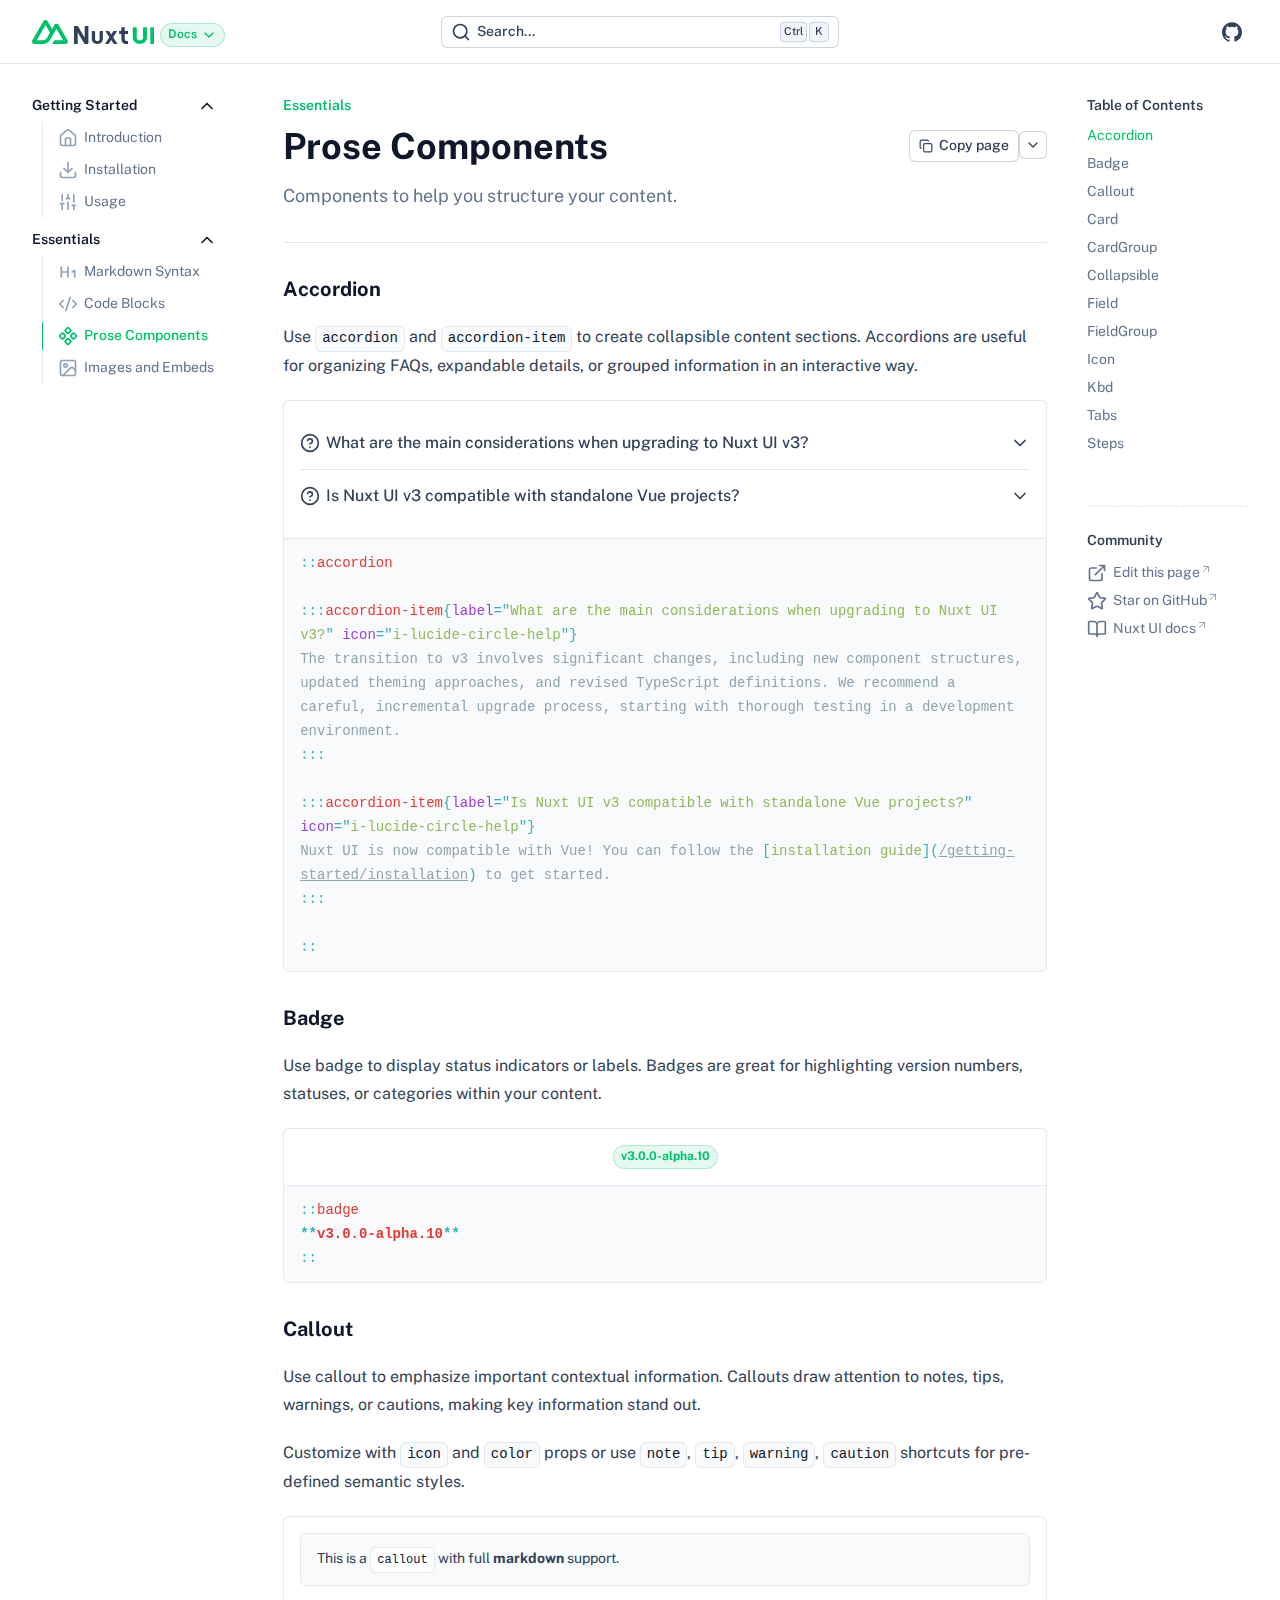
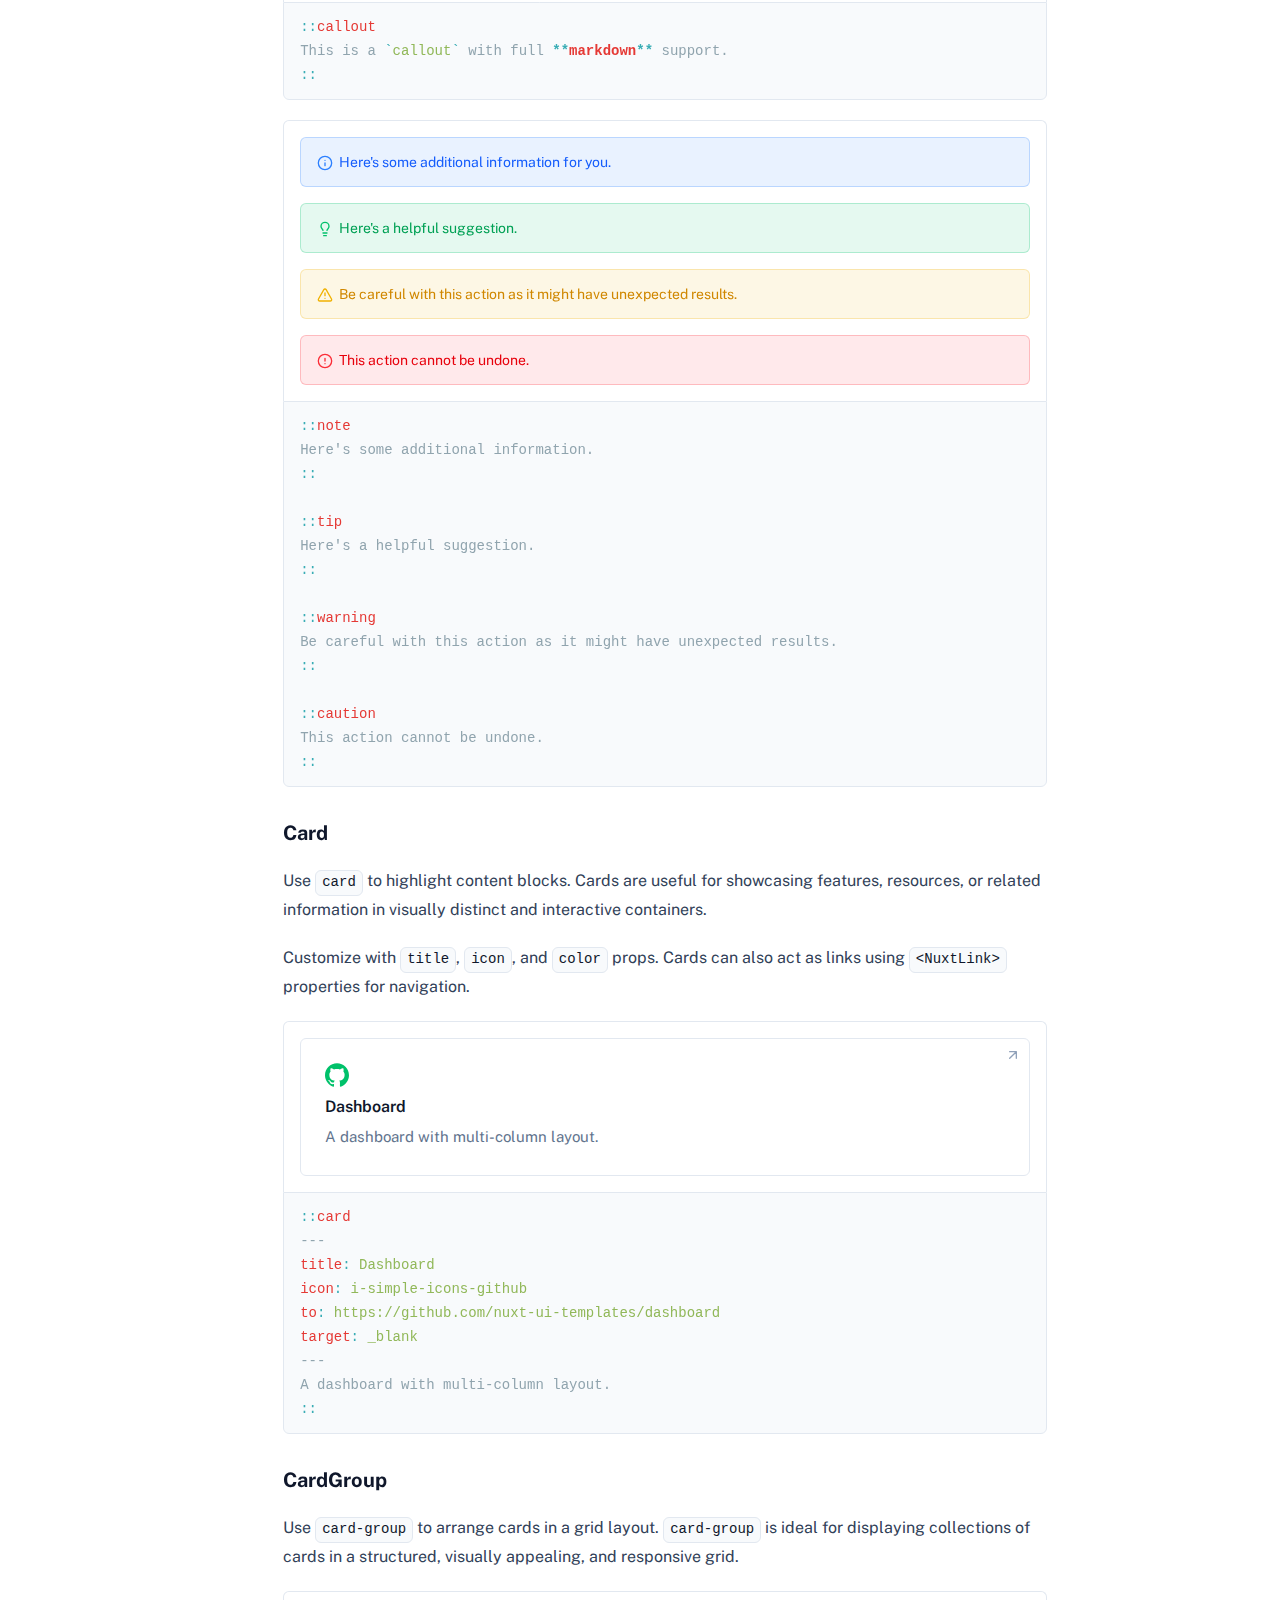
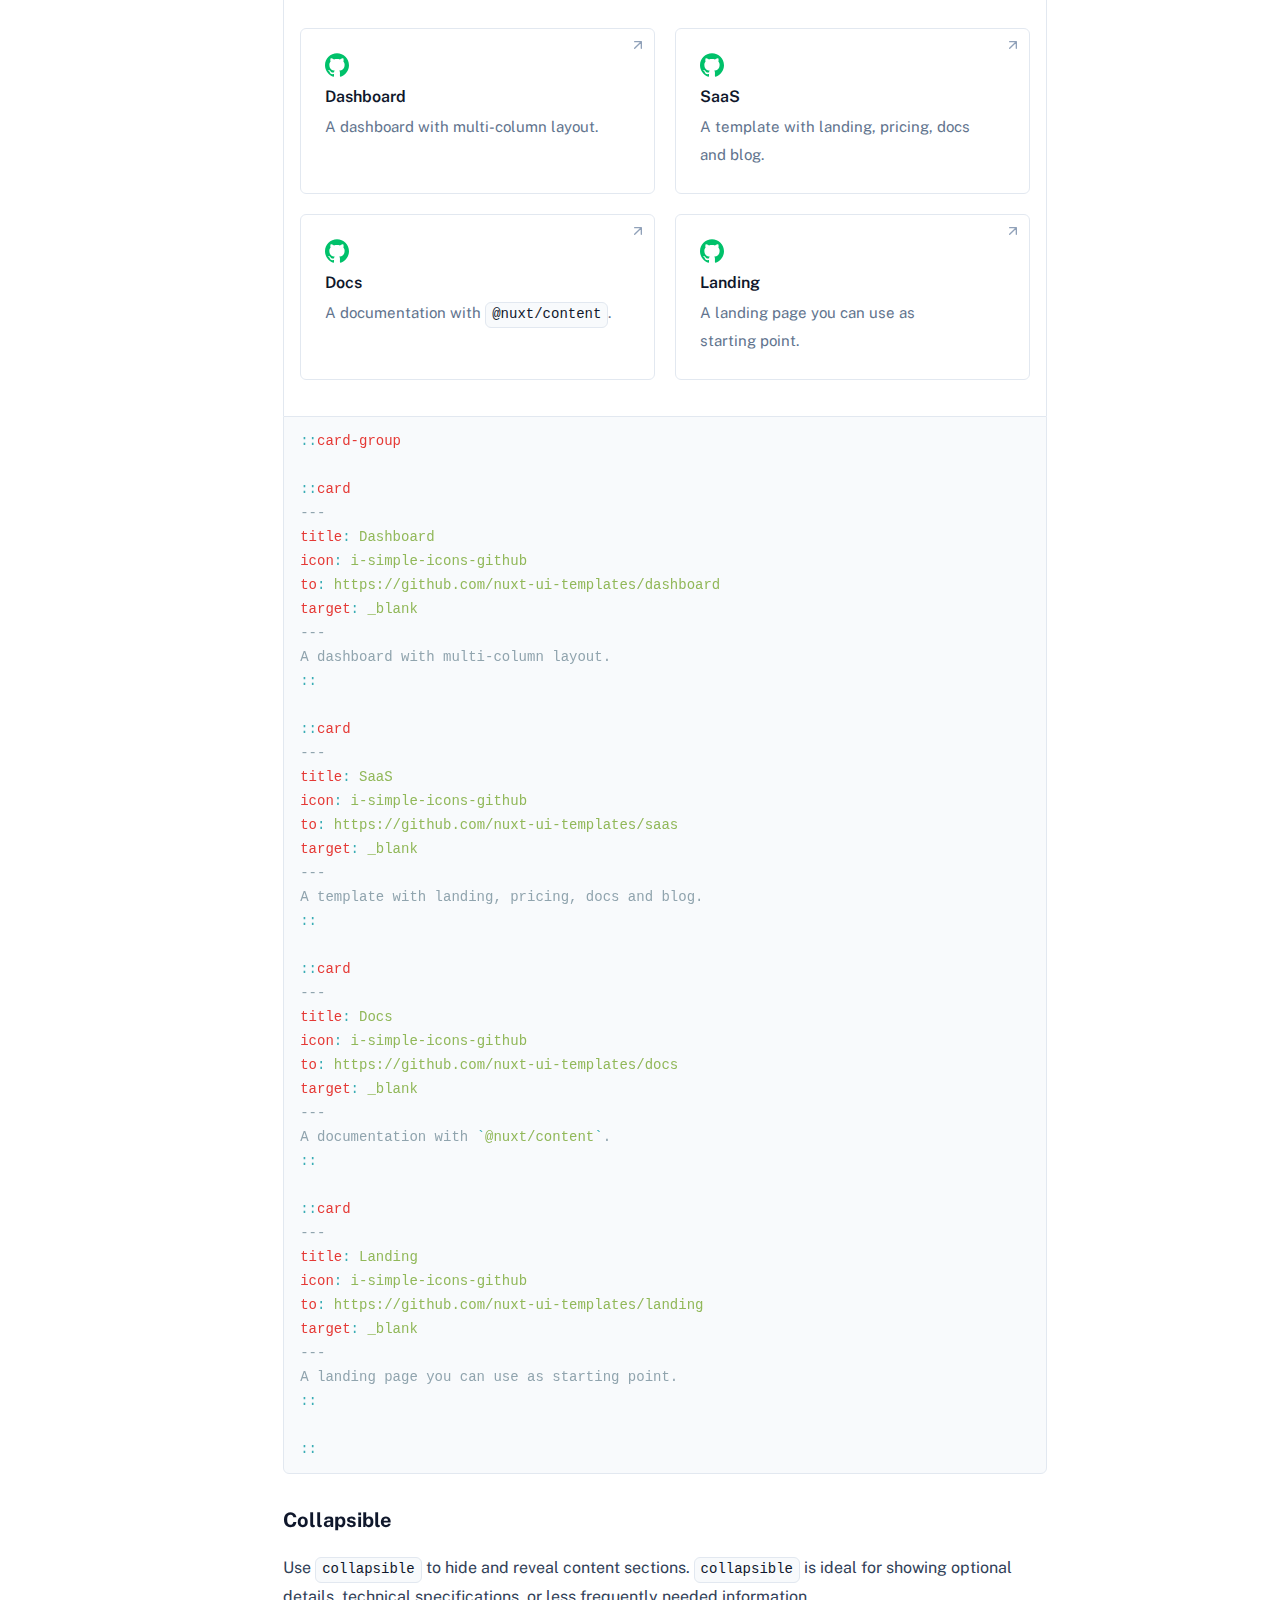
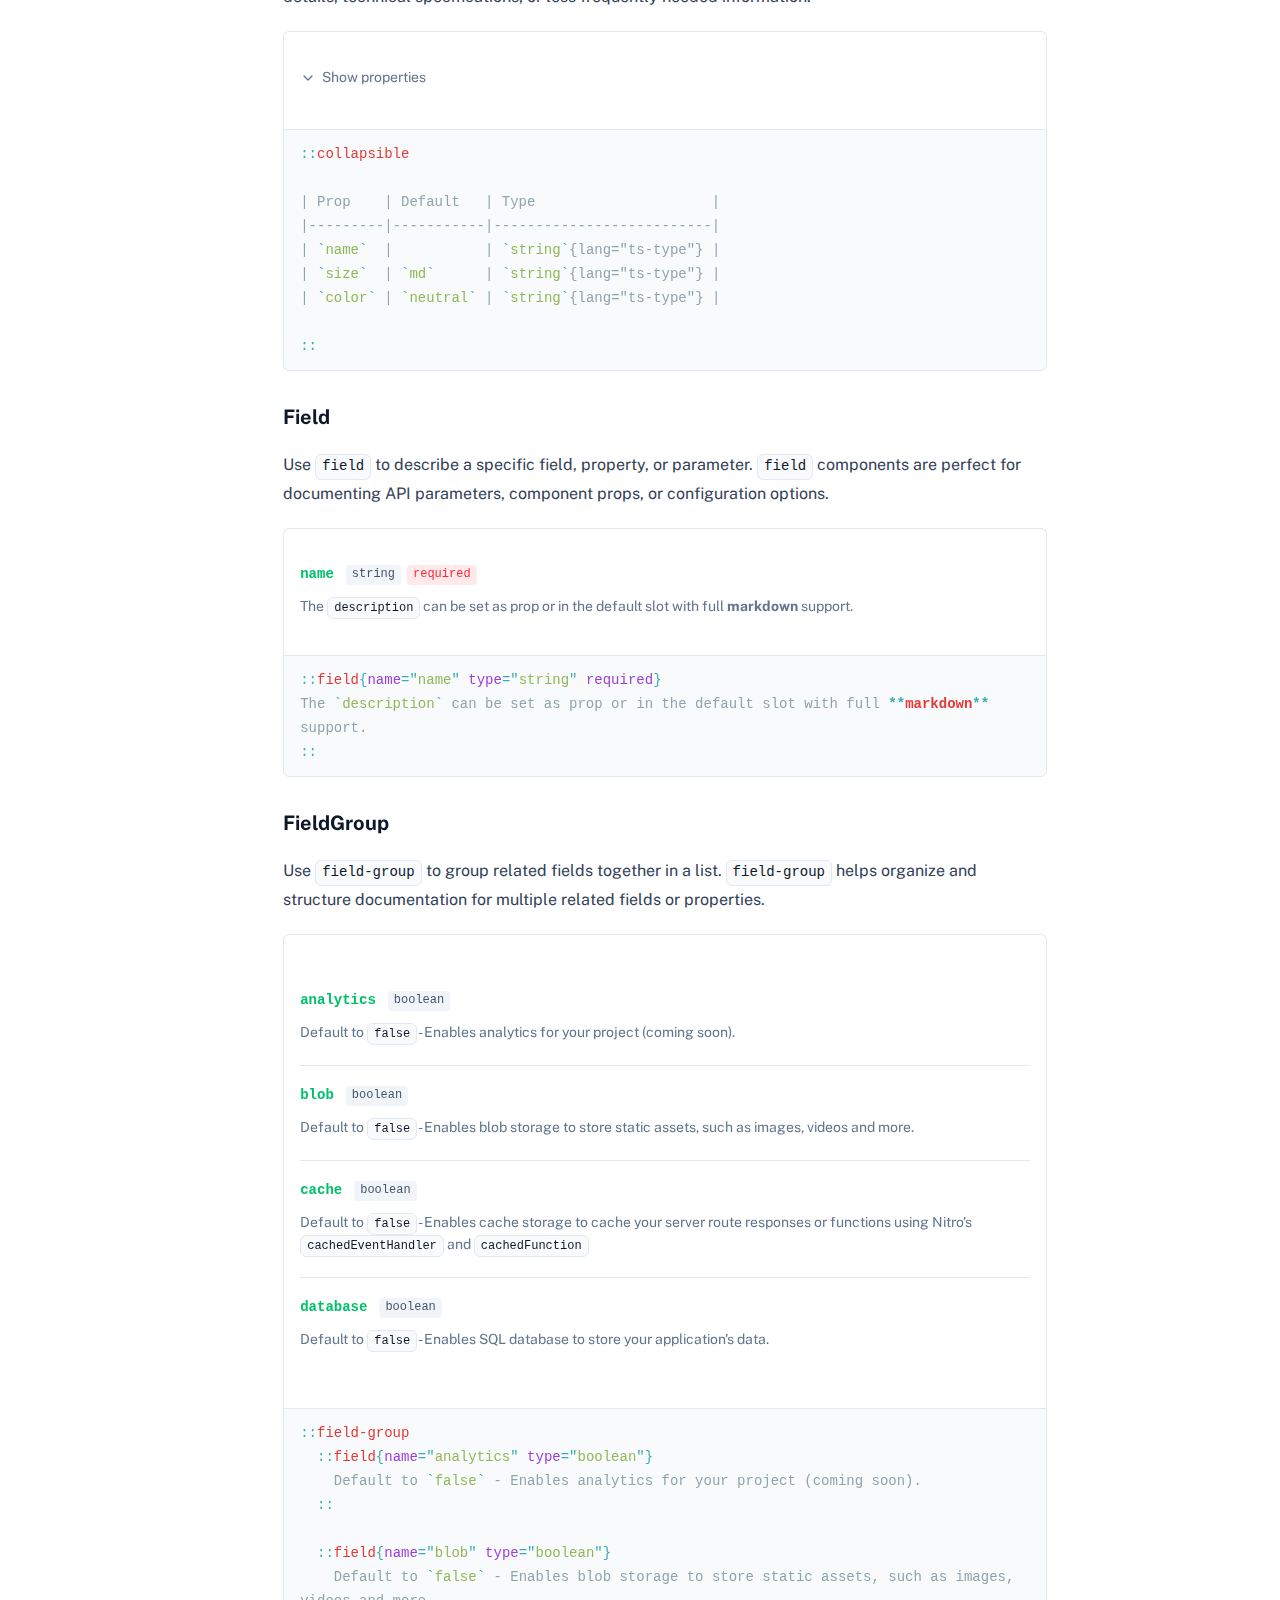
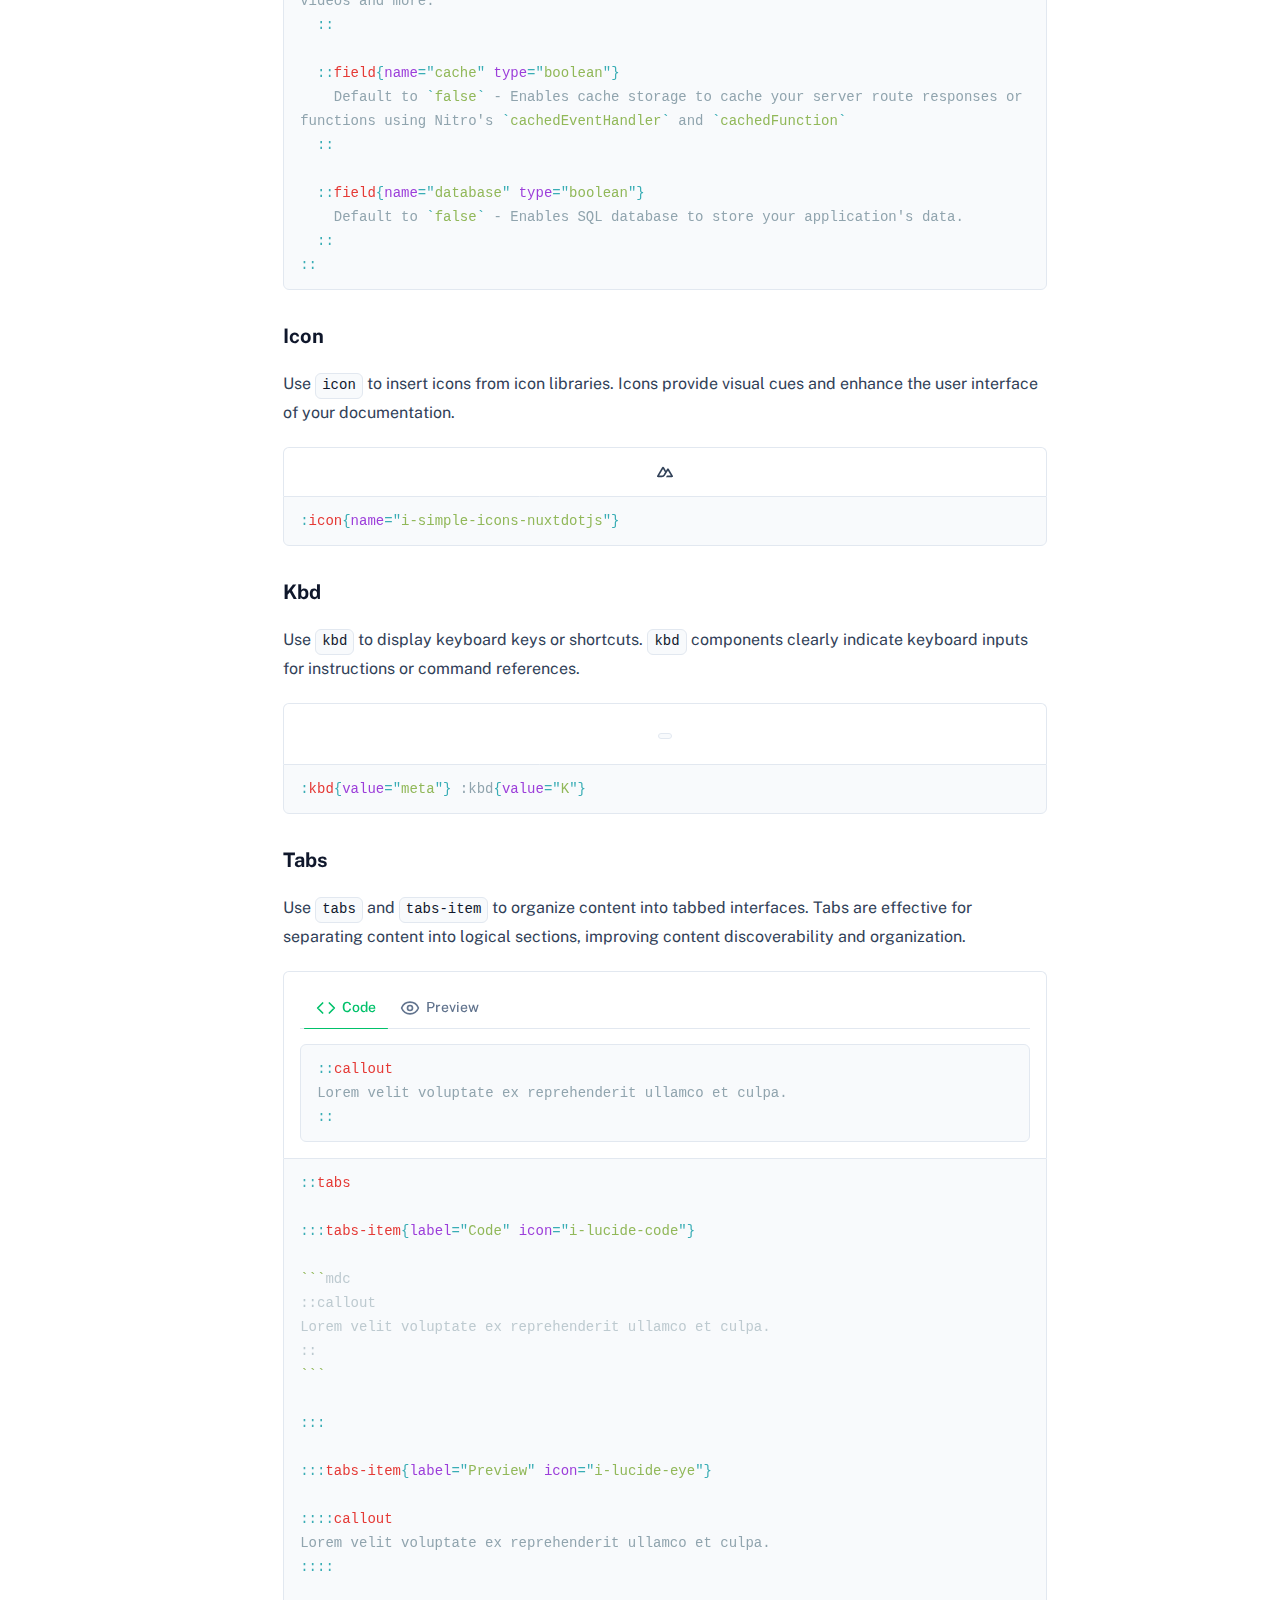
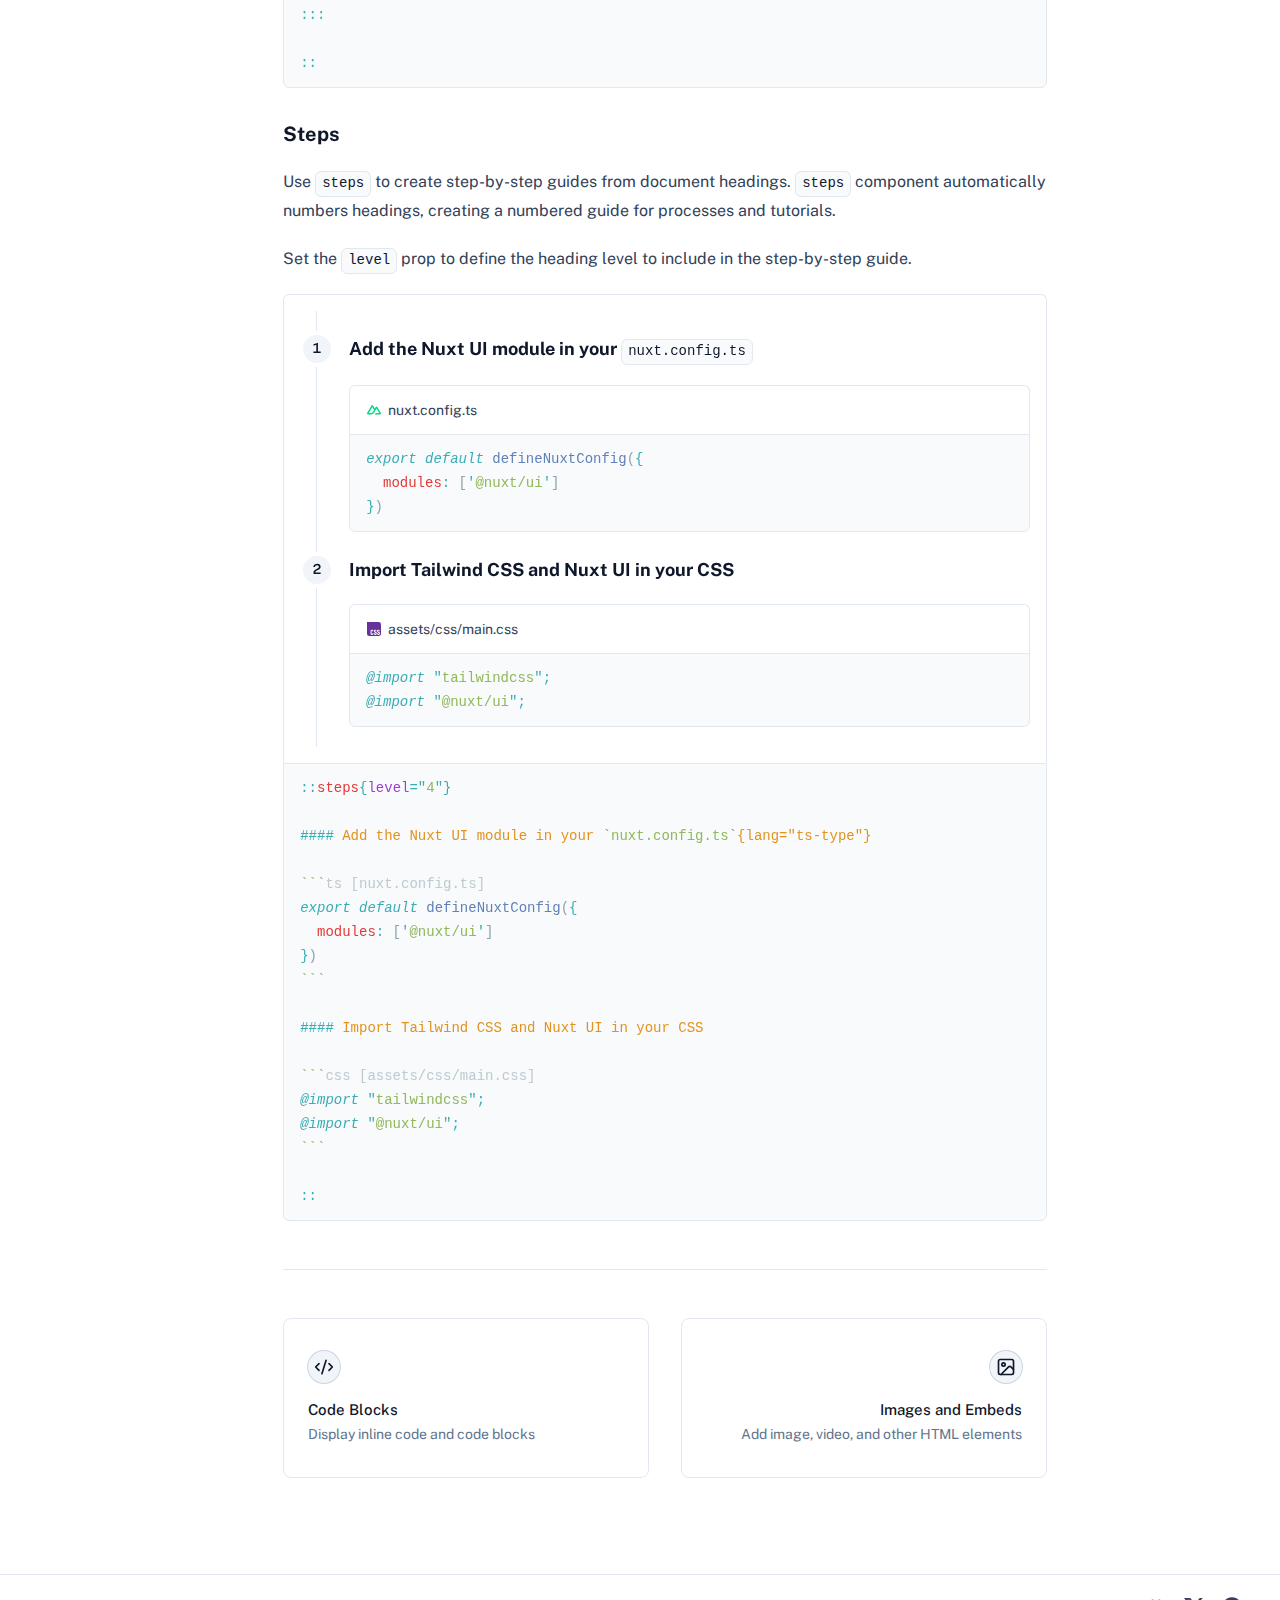
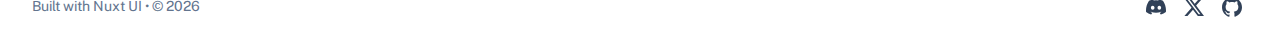
<file: essentials/prose-components.html>
<!DOCTYPE html><html  lang="en"><head><meta charset="utf-8"><meta name="viewport" content="width=device-width, initial-scale=1"><style id="nuxt-ui-colors">@layer base {
  :root {
  --ui-color-primary-50: var(--color-green-50, oklch(98.2% 0.018 155.826));
  --ui-color-primary-100: var(--color-green-100, oklch(96.2% 0.044 156.743));
  --ui-color-primary-200: var(--color-green-200, oklch(92.5% 0.084 155.995));
  --ui-color-primary-300: var(--color-green-300, oklch(87.1% 0.15 154.449));
  --ui-color-primary-400: var(--color-green-400, oklch(79.2% 0.209 151.711));
  --ui-color-primary-500: var(--color-green-500, oklch(72.3% 0.219 149.579));
  --ui-color-primary-600: var(--color-green-600, oklch(62.7% 0.194 149.214));
  --ui-color-primary-700: var(--color-green-700, oklch(52.7% 0.154 150.069));
  --ui-color-primary-800: var(--color-green-800, oklch(44.8% 0.119 151.328));
  --ui-color-primary-900: var(--color-green-900, oklch(39.3% 0.095 152.535));
  --ui-color-primary-950: var(--color-green-950, oklch(26.6% 0.065 152.934));
  --ui-color-secondary-50: var(--color-blue-50, oklch(97% 0.014 254.604));
  --ui-color-secondary-100: var(--color-blue-100, oklch(93.2% 0.032 255.585));
  --ui-color-secondary-200: var(--color-blue-200, oklch(88.2% 0.059 254.128));
  --ui-color-secondary-300: var(--color-blue-300, oklch(80.9% 0.105 251.813));
  --ui-color-secondary-400: var(--color-blue-400, oklch(70.7% 0.165 254.624));
  --ui-color-secondary-500: var(--color-blue-500, oklch(62.3% 0.214 259.815));
  --ui-color-secondary-600: var(--color-blue-600, oklch(54.6% 0.245 262.881));
  --ui-color-secondary-700: var(--color-blue-700, oklch(48.8% 0.243 264.376));
  --ui-color-secondary-800: var(--color-blue-800, oklch(42.4% 0.199 265.638));
  --ui-color-secondary-900: var(--color-blue-900, oklch(37.9% 0.146 265.522));
  --ui-color-secondary-950: var(--color-blue-950, oklch(28.2% 0.091 267.935));
  --ui-color-success-50: var(--color-green-50, oklch(98.2% 0.018 155.826));
  --ui-color-success-100: var(--color-green-100, oklch(96.2% 0.044 156.743));
  --ui-color-success-200: var(--color-green-200, oklch(92.5% 0.084 155.995));
  --ui-color-success-300: var(--color-green-300, oklch(87.1% 0.15 154.449));
  --ui-color-success-400: var(--color-green-400, oklch(79.2% 0.209 151.711));
  --ui-color-success-500: var(--color-green-500, oklch(72.3% 0.219 149.579));
  --ui-color-success-600: var(--color-green-600, oklch(62.7% 0.194 149.214));
  --ui-color-success-700: var(--color-green-700, oklch(52.7% 0.154 150.069));
  --ui-color-success-800: var(--color-green-800, oklch(44.8% 0.119 151.328));
  --ui-color-success-900: var(--color-green-900, oklch(39.3% 0.095 152.535));
  --ui-color-success-950: var(--color-green-950, oklch(26.6% 0.065 152.934));
  --ui-color-info-50: var(--color-blue-50, oklch(97% 0.014 254.604));
  --ui-color-info-100: var(--color-blue-100, oklch(93.2% 0.032 255.585));
  --ui-color-info-200: var(--color-blue-200, oklch(88.2% 0.059 254.128));
  --ui-color-info-300: var(--color-blue-300, oklch(80.9% 0.105 251.813));
  --ui-color-info-400: var(--color-blue-400, oklch(70.7% 0.165 254.624));
  --ui-color-info-500: var(--color-blue-500, oklch(62.3% 0.214 259.815));
  --ui-color-info-600: var(--color-blue-600, oklch(54.6% 0.245 262.881));
  --ui-color-info-700: var(--color-blue-700, oklch(48.8% 0.243 264.376));
  --ui-color-info-800: var(--color-blue-800, oklch(42.4% 0.199 265.638));
  --ui-color-info-900: var(--color-blue-900, oklch(37.9% 0.146 265.522));
  --ui-color-info-950: var(--color-blue-950, oklch(28.2% 0.091 267.935));
  --ui-color-warning-50: var(--color-yellow-50, oklch(98.7% 0.026 102.212));
  --ui-color-warning-100: var(--color-yellow-100, oklch(97.3% 0.071 103.193));
  --ui-color-warning-200: var(--color-yellow-200, oklch(94.5% 0.129 101.54));
  --ui-color-warning-300: var(--color-yellow-300, oklch(90.5% 0.182 98.111));
  --ui-color-warning-400: var(--color-yellow-400, oklch(85.2% 0.199 91.936));
  --ui-color-warning-500: var(--color-yellow-500, oklch(79.5% 0.184 86.047));
  --ui-color-warning-600: var(--color-yellow-600, oklch(68.1% 0.162 75.834));
  --ui-color-warning-700: var(--color-yellow-700, oklch(55.4% 0.135 66.442));
  --ui-color-warning-800: var(--color-yellow-800, oklch(47.6% 0.114 61.907));
  --ui-color-warning-900: var(--color-yellow-900, oklch(42.1% 0.095 57.708));
  --ui-color-warning-950: var(--color-yellow-950, oklch(28.6% 0.066 53.813));
  --ui-color-error-50: var(--color-red-50, oklch(97.1% 0.013 17.38));
  --ui-color-error-100: var(--color-red-100, oklch(93.6% 0.032 17.717));
  --ui-color-error-200: var(--color-red-200, oklch(88.5% 0.062 18.334));
  --ui-color-error-300: var(--color-red-300, oklch(80.8% 0.114 19.571));
  --ui-color-error-400: var(--color-red-400, oklch(70.4% 0.191 22.216));
  --ui-color-error-500: var(--color-red-500, oklch(63.7% 0.237 25.331));
  --ui-color-error-600: var(--color-red-600, oklch(57.7% 0.245 27.325));
  --ui-color-error-700: var(--color-red-700, oklch(50.5% 0.213 27.518));
  --ui-color-error-800: var(--color-red-800, oklch(44.4% 0.177 26.899));
  --ui-color-error-900: var(--color-red-900, oklch(39.6% 0.141 25.723));
  --ui-color-error-950: var(--color-red-950, oklch(25.8% 0.092 26.042));
  --ui-color-neutral-50: var(--color-slate-50, oklch(98.4% 0.003 247.858));
  --ui-color-neutral-100: var(--color-slate-100, oklch(96.8% 0.007 247.896));
  --ui-color-neutral-200: var(--color-slate-200, oklch(92.9% 0.013 255.508));
  --ui-color-neutral-300: var(--color-slate-300, oklch(86.9% 0.022 252.894));
  --ui-color-neutral-400: var(--color-slate-400, oklch(70.4% 0.04 256.788));
  --ui-color-neutral-500: var(--color-slate-500, oklch(55.4% 0.046 257.417));
  --ui-color-neutral-600: var(--color-slate-600, oklch(44.6% 0.043 257.281));
  --ui-color-neutral-700: var(--color-slate-700, oklch(37.2% 0.044 257.287));
  --ui-color-neutral-800: var(--color-slate-800, oklch(27.9% 0.041 260.031));
  --ui-color-neutral-900: var(--color-slate-900, oklch(20.8% 0.042 265.755));
  --ui-color-neutral-950: var(--color-slate-950, oklch(12.9% 0.042 264.695));
  }
  :root, .light {
  --ui-primary: var(--ui-color-primary-500);
  --ui-secondary: var(--ui-color-secondary-500);
  --ui-success: var(--ui-color-success-500);
  --ui-info: var(--ui-color-info-500);
  --ui-warning: var(--ui-color-warning-500);
  --ui-error: var(--ui-color-error-500);
  }
  .dark {
  --ui-primary: var(--ui-color-primary-400);
  --ui-secondary: var(--ui-color-secondary-400);
  --ui-success: var(--ui-color-success-400);
  --ui-info: var(--ui-color-info-400);
  --ui-warning: var(--ui-color-warning-400);
  --ui-error: var(--ui-color-error-400);
  }
}</style><title>Prose Components - Nuxt Docs Template</title><style>/*! tailwindcss v4.1.13 | MIT License | https://tailwindcss.com */.shiki span.line{display:block}.shiki span.line.highlight{background-color:var(--ui-bg-accented);margin:0 -16px;padding:0 16px}@supports (color:color-mix(in lab,red,red)){.shiki span.line.highlight{background-color:color-mix(in oklab,var(--ui-bg-accented)50%,transparent)}}</style><link rel="stylesheet" href="/_nuxt/entry.XbS67Ejl.css" crossorigin><style>@layer components {:where(.i-lucide\:arrow-up-right){display:inline-block;width:1em;height:1em;background-color:currentColor;-webkit-mask-image:var(--svg);mask-image:var(--svg);-webkit-mask-repeat:no-repeat;mask-repeat:no-repeat;-webkit-mask-size:100% 100%;mask-size:100% 100%;--svg:url("data:image/svg+xml,%3Csvg xmlns='http://www.w3.org/2000/svg' viewBox='0 0 24 24' width='24' height='24'%3E%3Cpath fill='none' stroke='black' stroke-linecap='round' stroke-linejoin='round' stroke-width='2' d='M7 7h10v10M7 17L17 7'/%3E%3C/svg%3E")}:where(.i-lucide\:book-open){display:inline-block;width:1em;height:1em;background-color:currentColor;-webkit-mask-image:var(--svg);mask-image:var(--svg);-webkit-mask-repeat:no-repeat;mask-repeat:no-repeat;-webkit-mask-size:100% 100%;mask-size:100% 100%;--svg:url("data:image/svg+xml,%3Csvg xmlns='http://www.w3.org/2000/svg' viewBox='0 0 24 24' width='24' height='24'%3E%3Cpath fill='none' stroke='black' stroke-linecap='round' stroke-linejoin='round' stroke-width='2' d='M12 7v14m-9-3a1 1 0 0 1-1-1V4a1 1 0 0 1 1-1h5a4 4 0 0 1 4 4a4 4 0 0 1 4-4h5a1 1 0 0 1 1 1v13a1 1 0 0 1-1 1h-6a3 3 0 0 0-3 3a3 3 0 0 0-3-3z'/%3E%3C/svg%3E")}:where(.i-lucide\:chevron-down){display:inline-block;width:1em;height:1em;background-color:currentColor;-webkit-mask-image:var(--svg);mask-image:var(--svg);-webkit-mask-repeat:no-repeat;mask-repeat:no-repeat;-webkit-mask-size:100% 100%;mask-size:100% 100%;--svg:url("data:image/svg+xml,%3Csvg xmlns='http://www.w3.org/2000/svg' viewBox='0 0 24 24' width='24' height='24'%3E%3Cpath fill='none' stroke='black' stroke-linecap='round' stroke-linejoin='round' stroke-width='2' d='m6 9l6 6l6-6'/%3E%3C/svg%3E")}:where(.i-lucide\:circle-alert){display:inline-block;width:1em;height:1em;background-color:currentColor;-webkit-mask-image:var(--svg);mask-image:var(--svg);-webkit-mask-repeat:no-repeat;mask-repeat:no-repeat;-webkit-mask-size:100% 100%;mask-size:100% 100%;--svg:url("data:image/svg+xml,%3Csvg xmlns='http://www.w3.org/2000/svg' viewBox='0 0 24 24' width='24' height='24'%3E%3Cg fill='none' stroke='black' stroke-linecap='round' stroke-linejoin='round' stroke-width='2'%3E%3Ccircle cx='12' cy='12' r='10'/%3E%3Cpath d='M12 8v4m0 4h.01'/%3E%3C/g%3E%3C/svg%3E")}:where(.i-lucide\:circle-help){display:inline-block;width:1em;height:1em;background-color:currentColor;-webkit-mask-image:var(--svg);mask-image:var(--svg);-webkit-mask-repeat:no-repeat;mask-repeat:no-repeat;-webkit-mask-size:100% 100%;mask-size:100% 100%;--svg:url("data:image/svg+xml,%3Csvg xmlns='http://www.w3.org/2000/svg' viewBox='0 0 24 24' width='24' height='24'%3E%3Cg fill='none' stroke='black' stroke-linecap='round' stroke-linejoin='round' stroke-width='2'%3E%3Ccircle cx='12' cy='12' r='10'/%3E%3Cpath d='M9.09 9a3 3 0 0 1 5.83 1c0 2-3 3-3 3m.08 4h.01'/%3E%3C/g%3E%3C/svg%3E")}:where(.i-lucide\:code){display:inline-block;width:1em;height:1em;background-color:currentColor;-webkit-mask-image:var(--svg);mask-image:var(--svg);-webkit-mask-repeat:no-repeat;mask-repeat:no-repeat;-webkit-mask-size:100% 100%;mask-size:100% 100%;--svg:url("data:image/svg+xml,%3Csvg xmlns='http://www.w3.org/2000/svg' viewBox='0 0 24 24' width='24' height='24'%3E%3Cpath fill='none' stroke='black' stroke-linecap='round' stroke-linejoin='round' stroke-width='2' d='m16 18l6-6l-6-6M8 6l-6 6l6 6'/%3E%3C/svg%3E")}:where(.i-lucide\:code-xml){display:inline-block;width:1em;height:1em;background-color:currentColor;-webkit-mask-image:var(--svg);mask-image:var(--svg);-webkit-mask-repeat:no-repeat;mask-repeat:no-repeat;-webkit-mask-size:100% 100%;mask-size:100% 100%;--svg:url("data:image/svg+xml,%3Csvg xmlns='http://www.w3.org/2000/svg' viewBox='0 0 24 24' width='24' height='24'%3E%3Cpath fill='none' stroke='black' stroke-linecap='round' stroke-linejoin='round' stroke-width='2' d='m18 16l4-4l-4-4M6 8l-4 4l4 4m8.5-12l-5 16'/%3E%3C/svg%3E")}:where(.i-lucide\:component){display:inline-block;width:1em;height:1em;background-color:currentColor;-webkit-mask-image:var(--svg);mask-image:var(--svg);-webkit-mask-repeat:no-repeat;mask-repeat:no-repeat;-webkit-mask-size:100% 100%;mask-size:100% 100%;--svg:url("data:image/svg+xml,%3Csvg xmlns='http://www.w3.org/2000/svg' viewBox='0 0 24 24' width='24' height='24'%3E%3Cpath fill='none' stroke='black' stroke-linecap='round' stroke-linejoin='round' stroke-width='2' d='M15.536 11.293a1 1 0 0 0 0 1.414l2.376 2.377a1 1 0 0 0 1.414 0l2.377-2.377a1 1 0 0 0 0-1.414l-2.377-2.377a1 1 0 0 0-1.414 0zm-13.239 0a1 1 0 0 0 0 1.414l2.377 2.377a1 1 0 0 0 1.414 0l2.377-2.377a1 1 0 0 0 0-1.414L6.088 8.916a1 1 0 0 0-1.414 0zm6.619 6.619a1 1 0 0 0 0 1.415l2.377 2.376a1 1 0 0 0 1.414 0l2.377-2.376a1 1 0 0 0 0-1.415l-2.377-2.376a1 1 0 0 0-1.414 0zm0-13.238a1 1 0 0 0 0 1.414l2.377 2.376a1 1 0 0 0 1.414 0l2.377-2.376a1 1 0 0 0 0-1.414l-2.377-2.377a1 1 0 0 0-1.414 0z'/%3E%3C/svg%3E")}:where(.i-lucide\:copy){display:inline-block;width:1em;height:1em;background-color:currentColor;-webkit-mask-image:var(--svg);mask-image:var(--svg);-webkit-mask-repeat:no-repeat;mask-repeat:no-repeat;-webkit-mask-size:100% 100%;mask-size:100% 100%;--svg:url("data:image/svg+xml,%3Csvg xmlns='http://www.w3.org/2000/svg' viewBox='0 0 24 24' width='24' height='24'%3E%3Cg fill='none' stroke='black' stroke-linecap='round' stroke-linejoin='round' stroke-width='2'%3E%3Crect width='14' height='14' x='8' y='8' rx='2' ry='2'/%3E%3Cpath d='M4 16c-1.1 0-2-.9-2-2V4c0-1.1.9-2 2-2h10c1.1 0 2 .9 2 2'/%3E%3C/g%3E%3C/svg%3E")}:where(.i-lucide\:download){display:inline-block;width:1em;height:1em;background-color:currentColor;-webkit-mask-image:var(--svg);mask-image:var(--svg);-webkit-mask-repeat:no-repeat;mask-repeat:no-repeat;-webkit-mask-size:100% 100%;mask-size:100% 100%;--svg:url("data:image/svg+xml,%3Csvg xmlns='http://www.w3.org/2000/svg' viewBox='0 0 24 24' width='24' height='24'%3E%3Cg fill='none' stroke='black' stroke-linecap='round' stroke-linejoin='round' stroke-width='2'%3E%3Cpath d='M12 15V3m9 12v4a2 2 0 0 1-2 2H5a2 2 0 0 1-2-2v-4'/%3E%3Cpath d='m7 10l5 5l5-5'/%3E%3C/g%3E%3C/svg%3E")}:where(.i-lucide\:external-link){display:inline-block;width:1em;height:1em;background-color:currentColor;-webkit-mask-image:var(--svg);mask-image:var(--svg);-webkit-mask-repeat:no-repeat;mask-repeat:no-repeat;-webkit-mask-size:100% 100%;mask-size:100% 100%;--svg:url("data:image/svg+xml,%3Csvg xmlns='http://www.w3.org/2000/svg' viewBox='0 0 24 24' width='24' height='24'%3E%3Cpath fill='none' stroke='black' stroke-linecap='round' stroke-linejoin='round' stroke-width='2' d='M15 3h6v6m-11 5L21 3m-3 10v6a2 2 0 0 1-2 2H5a2 2 0 0 1-2-2V8a2 2 0 0 1 2-2h6'/%3E%3C/svg%3E")}:where(.i-lucide\:eye){display:inline-block;width:1em;height:1em;background-color:currentColor;-webkit-mask-image:var(--svg);mask-image:var(--svg);-webkit-mask-repeat:no-repeat;mask-repeat:no-repeat;-webkit-mask-size:100% 100%;mask-size:100% 100%;--svg:url("data:image/svg+xml,%3Csvg xmlns='http://www.w3.org/2000/svg' viewBox='0 0 24 24' width='24' height='24'%3E%3Cg fill='none' stroke='black' stroke-linecap='round' stroke-linejoin='round' stroke-width='2'%3E%3Cpath d='M2.062 12.348a1 1 0 0 1 0-.696a10.75 10.75 0 0 1 19.876 0a1 1 0 0 1 0 .696a10.75 10.75 0 0 1-19.876 0'/%3E%3Ccircle cx='12' cy='12' r='3'/%3E%3C/g%3E%3C/svg%3E")}:where(.i-lucide\:hash){display:inline-block;width:1em;height:1em;background-color:currentColor;-webkit-mask-image:var(--svg);mask-image:var(--svg);-webkit-mask-repeat:no-repeat;mask-repeat:no-repeat;-webkit-mask-size:100% 100%;mask-size:100% 100%;--svg:url("data:image/svg+xml,%3Csvg xmlns='http://www.w3.org/2000/svg' viewBox='0 0 24 24' width='24' height='24'%3E%3Cpath fill='none' stroke='black' stroke-linecap='round' stroke-linejoin='round' stroke-width='2' d='M4 9h16M4 15h16M10 3L8 21m8-18l-2 18'/%3E%3C/svg%3E")}:where(.i-lucide\:heading-1){display:inline-block;width:1em;height:1em;background-color:currentColor;-webkit-mask-image:var(--svg);mask-image:var(--svg);-webkit-mask-repeat:no-repeat;mask-repeat:no-repeat;-webkit-mask-size:100% 100%;mask-size:100% 100%;--svg:url("data:image/svg+xml,%3Csvg xmlns='http://www.w3.org/2000/svg' viewBox='0 0 24 24' width='24' height='24'%3E%3Cpath fill='none' stroke='black' stroke-linecap='round' stroke-linejoin='round' stroke-width='2' d='M4 12h8m-8 6V6m8 12V6m5 6l3-2v8'/%3E%3C/svg%3E")}:where(.i-lucide\:house){display:inline-block;width:1em;height:1em;background-color:currentColor;-webkit-mask-image:var(--svg);mask-image:var(--svg);-webkit-mask-repeat:no-repeat;mask-repeat:no-repeat;-webkit-mask-size:100% 100%;mask-size:100% 100%;--svg:url("data:image/svg+xml,%3Csvg xmlns='http://www.w3.org/2000/svg' viewBox='0 0 24 24' width='24' height='24'%3E%3Cg fill='none' stroke='black' stroke-linecap='round' stroke-linejoin='round' stroke-width='2'%3E%3Cpath d='M15 21v-8a1 1 0 0 0-1-1h-4a1 1 0 0 0-1 1v8'/%3E%3Cpath d='M3 10a2 2 0 0 1 .709-1.528l7-6a2 2 0 0 1 2.582 0l7 6A2 2 0 0 1 21 10v9a2 2 0 0 1-2 2H5a2 2 0 0 1-2-2z'/%3E%3C/g%3E%3C/svg%3E")}:where(.i-lucide\:image){display:inline-block;width:1em;height:1em;background-color:currentColor;-webkit-mask-image:var(--svg);mask-image:var(--svg);-webkit-mask-repeat:no-repeat;mask-repeat:no-repeat;-webkit-mask-size:100% 100%;mask-size:100% 100%;--svg:url("data:image/svg+xml,%3Csvg xmlns='http://www.w3.org/2000/svg' viewBox='0 0 24 24' width='24' height='24'%3E%3Cg fill='none' stroke='black' stroke-linecap='round' stroke-linejoin='round' stroke-width='2'%3E%3Crect width='18' height='18' x='3' y='3' rx='2' ry='2'/%3E%3Ccircle cx='9' cy='9' r='2'/%3E%3Cpath d='m21 15l-3.086-3.086a2 2 0 0 0-2.828 0L6 21'/%3E%3C/g%3E%3C/svg%3E")}:where(.i-lucide\:info){display:inline-block;width:1em;height:1em;background-color:currentColor;-webkit-mask-image:var(--svg);mask-image:var(--svg);-webkit-mask-repeat:no-repeat;mask-repeat:no-repeat;-webkit-mask-size:100% 100%;mask-size:100% 100%;--svg:url("data:image/svg+xml,%3Csvg xmlns='http://www.w3.org/2000/svg' viewBox='0 0 24 24' width='24' height='24'%3E%3Cg fill='none' stroke='black' stroke-linecap='round' stroke-linejoin='round' stroke-width='2'%3E%3Ccircle cx='12' cy='12' r='10'/%3E%3Cpath d='M12 16v-4m0-4h.01'/%3E%3C/g%3E%3C/svg%3E")}:where(.i-lucide\:lightbulb){display:inline-block;width:1em;height:1em;background-color:currentColor;-webkit-mask-image:var(--svg);mask-image:var(--svg);-webkit-mask-repeat:no-repeat;mask-repeat:no-repeat;-webkit-mask-size:100% 100%;mask-size:100% 100%;--svg:url("data:image/svg+xml,%3Csvg xmlns='http://www.w3.org/2000/svg' viewBox='0 0 24 24' width='24' height='24'%3E%3Cpath fill='none' stroke='black' stroke-linecap='round' stroke-linejoin='round' stroke-width='2' d='M15 14c.2-1 .7-1.7 1.5-2.5c1-.9 1.5-2.2 1.5-3.5A6 6 0 0 0 6 8c0 1 .2 2.2 1.5 3.5c.7.7 1.3 1.5 1.5 2.5m0 4h6m-5 4h4'/%3E%3C/svg%3E")}:where(.i-lucide\:menu){display:inline-block;width:1em;height:1em;background-color:currentColor;-webkit-mask-image:var(--svg);mask-image:var(--svg);-webkit-mask-repeat:no-repeat;mask-repeat:no-repeat;-webkit-mask-size:100% 100%;mask-size:100% 100%;--svg:url("data:image/svg+xml,%3Csvg xmlns='http://www.w3.org/2000/svg' viewBox='0 0 24 24' width='24' height='24'%3E%3Cpath fill='none' stroke='black' stroke-linecap='round' stroke-linejoin='round' stroke-width='2' d='M4 5h16M4 12h16M4 19h16'/%3E%3C/svg%3E")}:where(.i-lucide\:search){display:inline-block;width:1em;height:1em;background-color:currentColor;-webkit-mask-image:var(--svg);mask-image:var(--svg);-webkit-mask-repeat:no-repeat;mask-repeat:no-repeat;-webkit-mask-size:100% 100%;mask-size:100% 100%;--svg:url("data:image/svg+xml,%3Csvg xmlns='http://www.w3.org/2000/svg' viewBox='0 0 24 24' width='24' height='24'%3E%3Cg fill='none' stroke='black' stroke-linecap='round' stroke-linejoin='round' stroke-width='2'%3E%3Cpath d='m21 21l-4.34-4.34'/%3E%3Ccircle cx='11' cy='11' r='8'/%3E%3C/g%3E%3C/svg%3E")}:where(.i-lucide\:sliders){display:inline-block;width:1em;height:1em;background-color:currentColor;-webkit-mask-image:var(--svg);mask-image:var(--svg);-webkit-mask-repeat:no-repeat;mask-repeat:no-repeat;-webkit-mask-size:100% 100%;mask-size:100% 100%;--svg:url("data:image/svg+xml,%3Csvg xmlns='http://www.w3.org/2000/svg' viewBox='0 0 24 24' width='24' height='24'%3E%3Cpath fill='none' stroke='black' stroke-linecap='round' stroke-linejoin='round' stroke-width='2' d='M10 8h4m-2 13v-9m0-4V3m5 13h4m-2-4V3m0 18v-5M3 14h4m-2-4V3m0 18v-7'/%3E%3C/svg%3E")}:where(.i-lucide\:star){display:inline-block;width:1em;height:1em;background-color:currentColor;-webkit-mask-image:var(--svg);mask-image:var(--svg);-webkit-mask-repeat:no-repeat;mask-repeat:no-repeat;-webkit-mask-size:100% 100%;mask-size:100% 100%;--svg:url("data:image/svg+xml,%3Csvg xmlns='http://www.w3.org/2000/svg' viewBox='0 0 24 24' width='24' height='24'%3E%3Cpath fill='none' stroke='black' stroke-linecap='round' stroke-linejoin='round' stroke-width='2' d='M11.525 2.295a.53.53 0 0 1 .95 0l2.31 4.679a2.12 2.12 0 0 0 1.595 1.16l5.166.756a.53.53 0 0 1 .294.904l-3.736 3.638a2.12 2.12 0 0 0-.611 1.878l.882 5.14a.53.53 0 0 1-.771.56l-4.618-2.428a2.12 2.12 0 0 0-1.973 0L6.396 21.01a.53.53 0 0 1-.77-.56l.881-5.139a2.12 2.12 0 0 0-.611-1.879L2.16 9.795a.53.53 0 0 1 .294-.906l5.165-.755a2.12 2.12 0 0 0 1.597-1.16z'/%3E%3C/svg%3E")}:where(.i-lucide\:triangle-alert){display:inline-block;width:1em;height:1em;background-color:currentColor;-webkit-mask-image:var(--svg);mask-image:var(--svg);-webkit-mask-repeat:no-repeat;mask-repeat:no-repeat;-webkit-mask-size:100% 100%;mask-size:100% 100%;--svg:url("data:image/svg+xml,%3Csvg xmlns='http://www.w3.org/2000/svg' viewBox='0 0 24 24' width='24' height='24'%3E%3Cpath fill='none' stroke='black' stroke-linecap='round' stroke-linejoin='round' stroke-width='2' d='m21.73 18l-8-14a2 2 0 0 0-3.48 0l-8 14A2 2 0 0 0 4 21h16a2 2 0 0 0 1.73-3M12 9v4m0 4h.01'/%3E%3C/svg%3E")}:where(.i-simple-icons\:discord){display:inline-block;width:1em;height:1em;background-color:currentColor;-webkit-mask-image:var(--svg);mask-image:var(--svg);-webkit-mask-repeat:no-repeat;mask-repeat:no-repeat;-webkit-mask-size:100% 100%;mask-size:100% 100%;--svg:url("data:image/svg+xml,%3Csvg xmlns='http://www.w3.org/2000/svg' viewBox='0 0 24 24' width='24' height='24'%3E%3Cpath fill='black' d='M20.317 4.37a19.8 19.8 0 0 0-4.885-1.515a.074.074 0 0 0-.079.037c-.21.375-.444.864-.608 1.25a18.3 18.3 0 0 0-5.487 0a13 13 0 0 0-.617-1.25a.08.08 0 0 0-.079-.037A19.7 19.7 0 0 0 3.677 4.37a.1.1 0 0 0-.032.027C.533 9.046-.32 13.58.099 18.057a.08.08 0 0 0 .031.057a19.9 19.9 0 0 0 5.993 3.03a.08.08 0 0 0 .084-.028a14 14 0 0 0 1.226-1.994a.076.076 0 0 0-.041-.106a13 13 0 0 1-1.872-.892a.077.077 0 0 1-.008-.128a10 10 0 0 0 .372-.292a.07.07 0 0 1 .077-.01c3.928 1.793 8.18 1.793 12.062 0a.07.07 0 0 1 .078.01q.181.149.373.292a.077.077 0 0 1-.006.127a12.3 12.3 0 0 1-1.873.892a.077.077 0 0 0-.041.107c.36.698.772 1.362 1.225 1.993a.08.08 0 0 0 .084.028a19.8 19.8 0 0 0 6.002-3.03a.08.08 0 0 0 .032-.054c.5-5.177-.838-9.674-3.549-13.66a.06.06 0 0 0-.031-.03M8.02 15.33c-1.182 0-2.157-1.085-2.157-2.419c0-1.333.956-2.419 2.157-2.419c1.21 0 2.176 1.096 2.157 2.42c0 1.333-.956 2.418-2.157 2.418m7.975 0c-1.183 0-2.157-1.085-2.157-2.419c0-1.333.955-2.419 2.157-2.419c1.21 0 2.176 1.096 2.157 2.42c0 1.333-.946 2.418-2.157 2.418'/%3E%3C/svg%3E")}:where(.i-simple-icons\:github){display:inline-block;width:1em;height:1em;background-color:currentColor;-webkit-mask-image:var(--svg);mask-image:var(--svg);-webkit-mask-repeat:no-repeat;mask-repeat:no-repeat;-webkit-mask-size:100% 100%;mask-size:100% 100%;--svg:url("data:image/svg+xml,%3Csvg xmlns='http://www.w3.org/2000/svg' viewBox='0 0 24 24' width='24' height='24'%3E%3Cpath fill='black' d='M12 .297c-6.63 0-12 5.373-12 12c0 5.303 3.438 9.8 8.205 11.385c.6.113.82-.258.82-.577c0-.285-.01-1.04-.015-2.04c-3.338.724-4.042-1.61-4.042-1.61C4.422 18.07 3.633 17.7 3.633 17.7c-1.087-.744.084-.729.084-.729c1.205.084 1.838 1.236 1.838 1.236c1.07 1.835 2.809 1.305 3.495.998c.108-.776.417-1.305.76-1.605c-2.665-.3-5.466-1.332-5.466-5.93c0-1.31.465-2.38 1.235-3.22c-.135-.303-.54-1.523.105-3.176c0 0 1.005-.322 3.3 1.23c.96-.267 1.98-.399 3-.405c1.02.006 2.04.138 3 .405c2.28-1.552 3.285-1.23 3.285-1.23c.645 1.653.24 2.873.12 3.176c.765.84 1.23 1.91 1.23 3.22c0 4.61-2.805 5.625-5.475 5.92c.42.36.81 1.096.81 2.22c0 1.606-.015 2.896-.015 3.286c0 .315.21.69.825.57C20.565 22.092 24 17.592 24 12.297c0-6.627-5.373-12-12-12'/%3E%3C/svg%3E")}:where(.i-simple-icons\:nuxtdotjs){display:inline-block;width:1em;height:1em;background-color:currentColor;-webkit-mask-image:var(--svg);mask-image:var(--svg);-webkit-mask-repeat:no-repeat;mask-repeat:no-repeat;-webkit-mask-size:100% 100%;mask-size:100% 100%;--svg:url("data:image/svg+xml,%3Csvg xmlns='http://www.w3.org/2000/svg' viewBox='0 0 24 24' width='24' height='24'%3E%3Cpath fill='black' d='M13.464 19.83h8.922c.283 0 .562-.073.807-.21a1.6 1.6 0 0 0 .591-.574a1.53 1.53 0 0 0 .216-.783a1.53 1.53 0 0 0-.217-.782L17.792 7.414a1.6 1.6 0 0 0-.591-.573a1.65 1.65 0 0 0-.807-.21c-.283 0-.562.073-.807.21a1.6 1.6 0 0 0-.59.573L13.463 9.99L10.47 4.953a1.6 1.6 0 0 0-.591-.573a1.65 1.65 0 0 0-.807-.21c-.284 0-.562.073-.807.21a1.6 1.6 0 0 0-.591.573L.216 17.481a1.53 1.53 0 0 0-.217.782c0 .275.074.545.216.783a1.6 1.6 0 0 0 .59.574c.246.137.525.21.808.21h5.6c2.22 0 3.856-.946 4.982-2.79l2.733-4.593l1.464-2.457l4.395 7.382h-5.859Zm-6.341-2.46l-3.908-.002l5.858-9.842l2.923 4.921l-1.957 3.29c-.748 1.196-1.597 1.632-2.916 1.632'/%3E%3C/svg%3E")}:where(.i-simple-icons\:x){display:inline-block;width:1em;height:1em;background-color:currentColor;-webkit-mask-image:var(--svg);mask-image:var(--svg);-webkit-mask-repeat:no-repeat;mask-repeat:no-repeat;-webkit-mask-size:100% 100%;mask-size:100% 100%;--svg:url("data:image/svg+xml,%3Csvg xmlns='http://www.w3.org/2000/svg' viewBox='0 0 24 24' width='24' height='24'%3E%3Cpath fill='black' d='M18.901 1.153h3.68l-8.04 9.19L24 22.846h-7.406l-5.8-7.584l-6.638 7.584H.474l8.6-9.83L0 1.154h7.594l5.243 6.932ZM17.61 20.644h2.039L6.486 3.24H4.298Z'/%3E%3C/svg%3E")}:where(.i-vscode-icons\:file-type-css){display:inline-block;width:1em;height:1em;background-repeat:no-repeat;background-size:100% 100%;background-image:url("data:image/svg+xml,%3Csvg xmlns='http://www.w3.org/2000/svg' viewBox='0 0 32 32' width='32' height='32'%3E%3Cpath fill='%23639' d='M1.995 1.994h23.52a4.48 4.48 0 0 1 4.48 4.48v19.04a4.48 4.48 0 0 1-4.48 4.48H6.475a4.48 4.48 0 0 1-4.48-4.48Z'/%3E%3Cpath fill='%23fff' d='M9.079 24.87v-4.704c0-1.876 1.204-2.884 3.024-2.884c1.792-.028 2.912 1.148 2.856 3.136h-2.072c.056-.756-.28-1.316-.84-1.288c-.7 0-.896.476-.896 1.372v4.088c0 .868.28 1.288.896 1.316c.644 0 .896-.644.84-1.372h2.072c.112 2.044-1.176 3.248-2.996 3.22c-1.764 0-2.884-.98-2.884-2.884m6.636-.336h1.932c.028.896.308 1.456.924 1.456s.84-.364.84-1.204c0-.7-.308-1.092-1.064-1.456l-.728-.336c-1.288-.616-1.82-1.372-1.82-2.884c0-1.68 1.064-2.856 2.8-2.856s2.66 1.204 2.688 3.164h-1.876c0-.812-.168-1.372-.784-1.372c-.56 0-.84.28-.84.98s.252.98.924 1.26l.672.308c1.428.672 2.044 1.54 2.044 3.164c0 1.932-1.092 2.996-2.884 2.996s-2.8-1.232-2.828-3.22m6.328 0h1.96c0 .896.308 1.456.896 1.456s.84-.364.84-1.204c0-.7-.28-1.092-1.064-1.456l-.728-.336c-1.288-.616-1.792-1.372-1.792-2.884c0-1.68 1.036-2.856 2.8-2.856s2.632 1.204 2.688 3.164h-1.876c-.028-.812-.196-1.372-.812-1.372c-.56 0-.812.28-.812.98s.224.98.896 1.26l.7.308c1.4.672 2.016 1.54 2.016 3.164c0 1.932-1.092 2.996-2.884 2.996s-2.8-1.232-2.828-3.22'/%3E%3C/svg%3E")}:where(.i-vscode-icons\:file-type-nuxt){display:inline-block;width:1em;height:1em;background-repeat:no-repeat;background-size:100% 100%;background-image:url("data:image/svg+xml,%3Csvg xmlns='http://www.w3.org/2000/svg' viewBox='0 0 32 32' width='32' height='32'%3E%3Cpath fill='%2300DC82' d='M17.708 25h10.409c.33 0 .655-.088.942-.254a1.9 1.9 0 0 0 .689-.696a1.91 1.91 0 0 0 0-1.9L22.756 9.936a1.87 1.87 0 0 0-3.261 0l-1.788 3.125l-3.494-6.111a1.871 1.871 0 0 0-3.262 0l-8.7 15.2a1.91 1.91 0 0 0 .69 2.595c.286.167.61.255.941.255h6.534c2.589 0 4.498-1.147 5.811-3.385l3.19-5.572l1.708-2.982l5.127 8.957h-6.835zm-7.398-2.985l-4.56-.001l6.836-11.942l3.41 5.97l-2.283 3.992c-.873 1.452-1.864 1.981-3.403 1.981'/%3E%3C/svg%3E")}}</style><link rel="preload" as="fetch" crossorigin="anonymous" href="/essentials/prose-components/_payload.json?51838a46-f06b-4e18-a1fc-d0ca3bdd022e"><link rel="modulepreload" as="script" crossorigin href="/_nuxt/qLlrC_iX.js"><link rel="modulepreload" as="script" crossorigin href="/_nuxt/DUhfWcYJ.js"><link rel="modulepreload" as="script" crossorigin href="/_nuxt/IITnHcHw.js"><link rel="modulepreload" as="script" crossorigin href="/_nuxt/Dir5JKo0.js"><link rel="modulepreload" as="script" crossorigin href="/_nuxt/BAOzErK9.js"><link rel="modulepreload" as="script" crossorigin href="/_nuxt/BN_7HF1G.js"><link rel="modulepreload" as="script" crossorigin href="/_nuxt/BQr6zgy2.js"><link rel="modulepreload" as="script" crossorigin href="/_nuxt/PSIhwTMr.js"><link rel="modulepreload" as="script" crossorigin href="/_nuxt/CBLFGWxN.js"><link rel="modulepreload" as="script" crossorigin href="/_nuxt/CypSZyDZ.js"><link rel="modulepreload" as="script" crossorigin href="/_nuxt/BlS_KS6C.js"><link rel="modulepreload" as="script" crossorigin href="/_nuxt/DVfRFZcE.js"><link rel="modulepreload" as="script" crossorigin href="/_nuxt/N2nz5SLL.js"><link rel="modulepreload" as="script" crossorigin href="/_nuxt/BXr-XXGm.js"><link rel="modulepreload" as="script" crossorigin href="/_nuxt/BKbEC2J9.js"><link rel="modulepreload" as="script" crossorigin href="/_nuxt/CmOfx-az.js"><link rel="modulepreload" as="script" crossorigin href="/_nuxt/CL2wk8b_.js"><link rel="modulepreload" as="script" crossorigin href="/_nuxt/BToG9hVk.js"><link rel="modulepreload" as="script" crossorigin href="/_nuxt/D9asjt_X.js"><link rel="modulepreload" as="script" crossorigin href="/_nuxt/6PCRZtQ0.js"><link rel="modulepreload" as="script" crossorigin href="/_nuxt/DOLpgUhL.js"><link rel="modulepreload" as="script" crossorigin href="/_nuxt/De9ryd8K.js"><link rel="modulepreload" as="script" crossorigin href="/_nuxt/D-BG-bt_.js"><link rel="modulepreload" as="script" crossorigin href="/_nuxt/DYCmZFyF.js"><link rel="modulepreload" as="script" crossorigin href="/_nuxt/BcRndn7j.js"><link rel="modulepreload" as="script" crossorigin href="/_nuxt/DRPFJvXi.js"><link rel="modulepreload" as="script" crossorigin href="/_nuxt/C9C5RBRH.js"><link rel="modulepreload" as="script" crossorigin href="/_nuxt/iy4sYkxm.js"><link rel="modulepreload" as="script" crossorigin href="/_nuxt/BvfwTbqP.js"><link rel="modulepreload" as="script" crossorigin href="/_nuxt/BjgR4Q-K.js"><link rel="modulepreload" as="script" crossorigin href="/_nuxt/kPhIbZat.js"><link rel="modulepreload" as="script" crossorigin href="/_nuxt/CWSxWTaq.js"><link rel="modulepreload" as="script" crossorigin href="/_nuxt/B8NNfPNa.js"><link rel="modulepreload" as="script" crossorigin href="/_nuxt/CoBqNxMS.js"><link rel="modulepreload" as="script" crossorigin href="/_nuxt/D-cxHF5Y.js"><link rel="modulepreload" as="script" crossorigin href="/_nuxt/DgUJ_wv4.js"><link rel="modulepreload" as="script" crossorigin href="/_nuxt/BZJkTHcT.js"><link rel="modulepreload" as="script" crossorigin href="/_nuxt/BM6aDK7a.js"><link rel="modulepreload" as="script" crossorigin href="/_nuxt/CTSp5ibU.js"><link rel="modulepreload" as="script" crossorigin href="/_nuxt/wtrKfYhH.js"><link rel="modulepreload" as="script" crossorigin href="/_nuxt/NHXUyARq.js"><link rel="preload" as="fetch" fetchpriority="low" crossorigin="anonymous" href="/_nuxt/builds/meta/51838a46-f06b-4e18-a1fc-d0ca3bdd022e.json"><link rel="prefetch" as="style" crossorigin href="/_nuxt/index.ol6rdaHU.css"><link rel="prefetch" as="script" crossorigin href="/_nuxt/D4SaVC8C.js"><link rel="prefetch" as="script" crossorigin href="/_nuxt/CnrbOAfk.js"><link rel="prefetch" as="script" crossorigin href="/_nuxt/DHoPIw9Q.js"><link rel="prefetch" as="script" crossorigin href="/_nuxt/BUzzOICu.js"><meta property="og:image" content="/__og-image__/static/essentials/prose-components/og.png"><meta property="og:image:type" content="image/png"><meta name="twitter:card" content="summary_large_image"><meta name="twitter:image" content="/__og-image__/static/essentials/prose-components/og.png"><meta name="twitter:image:src" content="/__og-image__/static/essentials/prose-components/og.png"><meta property="og:image:width" content="1200"><meta name="twitter:image:width" content="1200"><meta property="og:image:height" content="600"><meta name="twitter:image:height" content="600"><link rel="icon" href="/favicon.ico"><meta property="og:site_name" content="Nuxt Docs Template"><meta property="og:title" content="Prose Components"><meta name="description" content="Components to help you structure your content."><meta property="og:description" content="Components to help you structure your content."><script type="module" src="/_nuxt/qLlrC_iX.js" crossorigin></script><script>"use strict";(()=>{const t=window,e=document.documentElement,c=["dark","light"],n=getStorageValue("localStorage","nuxt-color-mode")||"system";let i=n==="system"?u():n;const r=e.getAttribute("data-color-mode-forced");r&&(i=r),l(i),t["__NUXT_COLOR_MODE__"]={preference:n,value:i,getColorScheme:u,addColorScheme:l,removeColorScheme:d};function l(o){const s=""+o+"",a="";e.classList?e.classList.add(s):e.className+=" "+s,a&&e.setAttribute("data-"+a,o)}function d(o){const s=""+o+"",a="";e.classList?e.classList.remove(s):e.className=e.className.replace(new RegExp(s,"g"),""),a&&e.removeAttribute("data-"+a)}function f(o){return t.matchMedia("(prefers-color-scheme"+o+")")}function u(){if(t.matchMedia&&f("").media!=="not all"){for(const o of c)if(f(":"+o).matches)return o}return"light"}})();function getStorageValue(t,e){switch(t){case"localStorage":return window.localStorage.getItem(e);case"sessionStorage":return window.sessionStorage.getItem(e);case"cookie":return getCookie(e);default:return null}}function getCookie(t){const c=("; "+window.document.cookie).split("; "+t+"=");if(c.length===2)return c.pop()?.split(";").shift()}</script></head><body><div id="__nuxt" class="isolate"><!--[--><!--[--><!--[--><!--[--><!--[--><div class="nuxt-loading-indicator" style="position:fixed;top:0;right:0;left:0;pointer-events:none;width:auto;height:3px;opacity:0;background:repeating-linear-gradient(to right,#00dc82 0%,#34cdfe 50%,#0047e1 100%);background-size:Infinity% auto;transform:scaleX(0%);transform-origin:left;transition:transform 0.1s, height 0.4s, opacity 0.4s;z-index:999999;"></div><!--[--><!----><!----><!----><header class="bg-default/75 backdrop-blur border-b border-default h-(--ui-header-height) sticky top-0 z-50"><!--[--><!--]--><div class="w-full max-w-(--ui-container) mx-auto px-4 sm:px-6 lg:px-8 flex items-center justify-between gap-3 h-full"><!--[--><div class="lg:flex-1 flex items-center gap-1.5"><!----><!--[--><a href="/" class=""><svg width="1020" height="200" viewbox="0 0 1020 200" fill="none" xmlns="http://www.w3.org/2000/svg" class="w-auto h-6 shrink-0"><path d="M377 200C379.16 200 381 198.209 381 196V103C381 103 386 112 395 127L434 194C435.785 197.74 439.744 200 443 200H470V50H443C441.202 50 439 51.4941 439 54V148L421 116L385 55C383.248 51.8912 379.479 50 376 50H350V200H377Z" fill="currentColor"></path><path d="M726 92H739C742.314 92 745 89.3137 745 86V60H773V92H800V116H773V159C773 169.5 778.057 174 787 174H800V200H783C759.948 200 745 185.071 745 160V116H726V92Z" fill="currentColor"></path><path d="M591 92V154C591 168.004 585.742 179.809 578 188C570.258 196.191 559.566 200 545 200C530.434 200 518.742 196.191 511 188C503.389 179.809 498 168.004 498 154V92H514C517.412 92 520.769 92.622 523 95C525.231 97.2459 526 98.5652 526 102V154C526 162.059 526.457 167.037 530 171C533.543 174.831 537.914 176 545 176C552.217 176 555.457 174.831 559 171C562.543 167.037 563 162.059 563 154V102C563 98.5652 563.769 96.378 566 94C567.96 91.9107 570.028 91.9599 573 92C573.411 92.0055 574.586 92 575 92H591Z" fill="currentColor"></path><path d="M676 144L710 92H684C680.723 92 677.812 93.1758 676 96L660 120L645 97C643.188 94.1758 639.277 92 636 92H611L645 143L608 200H634C637.25 200 640.182 196.787 642 194L660 167L679 195C680.818 197.787 683.75 200 687 200H713L676 144Z" fill="currentColor"></path><path d="M168 200H279C282.542 200 285.932 198.756 289 197C292.068 195.244 295.23 193.041 297 190C298.77 186.959 300.002 183.51 300 179.999C299.998 176.488 298.773 173.04 297 170.001L222 41C220.23 37.96 218.067 35.7552 215 34C211.933 32.2448 207.542 31 204 31C200.458 31 197.067 32.2448 194 34C190.933 35.7552 188.77 37.96 187 41L168 74L130 9.99764C128.228 6.95784 126.068 3.75491 123 2C119.932 0.245087 116.542 0 113 0C109.458 0 106.068 0.245087 103 2C99.9323 3.75491 96.7717 6.95784 95 9.99764L2 170.001C0.226979 173.04 0.00154312 176.488 1.90993e-06 179.999C-0.0015393 183.51 0.229648 186.959 2 190C3.77035 193.04 6.93245 195.244 10 197C13.0675 198.756 16.4578 200 20 200H90C117.737 200 137.925 187.558 152 164L186 105L204 74L259 168H186L168 200ZM89 168H40L113 42L150 105L125.491 147.725C116.144 163.01 105.488 168 89 168Z" fill="var(--ui-primary)"></path><path d="M958 60.0001H938C933.524 60.0001 929.926 59.9395 927 63C924.074 65.8905 925 67.5792 925 72V141C925 151.372 923.648 156.899 919 162C914.352 166.931 908.468 169 899 169C889.705 169 882.648 166.931 878 162C873.352 156.899 873 151.372 873 141V72.0001C873 67.5793 872.926 65.8906 870 63.0001C867.074 59.9396 863.476 60.0001 859 60.0001H840V141C840 159.023 845.016 173.458 855 184C865.156 194.542 879.893 200 899 200C918.107 200 932.844 194.542 943 184C953.156 173.458 958 159.023 958 141V60.0001Z" fill="var(--ui-primary)"></path><path fill-rule="evenodd" clip-rule="evenodd" d="M1000 60.0233L1020 60V77L1020 128V156.007L1020 181L1020 189.004C1020 192.938 1019.98 194.429 1017 197.001C1014.02 199.725 1009.56 200 1005 200H986.001V181.006L986 130.012V70.0215C986 66.1576 986.016 64.5494 989 62.023C991.819 59.6358 995.437 60.0233 1000 60.0233Z" fill="var(--ui-primary)"></path></svg></a><!--[--><!--[--><!--[--><!--[--><!--[--><button type="button" id="reka-dropdown-menu-trigger-v-0-0" aria-haspopup="menu" aria-expanded="false" data-state="closed" class="inline-flex items-center disabled:cursor-not-allowed aria-disabled:cursor-not-allowed disabled:opacity-75 aria-disabled:opacity-75 transition-colors px-2 py-1 text-xs gap-1 text-primary ring ring-inset ring-primary/25 bg-primary/10 hover:bg-primary/15 active:bg-primary/15 disabled:bg-primary/10 aria-disabled:bg-primary/10 focus:outline-none focus-visible:ring-2 focus-visible:ring-primary -mb-[6px] font-semibold rounded-full truncate"><!--[--><!--[--><!----><!--]--><!--[--><span class="truncate">Docs</span><!--]--><!--[--><span class="iconify i-lucide:chevron-down shrink-0 size-4 transition-transform duration-200" aria-hidden="true" style=""></span><!--]--><!--]--></button><!--]--><!--]--><!--[--><!----><!--v-if--><!--]--><!--]--><!--]--><!--]--><!--]--></div><div class="hidden lg:flex flex-1"><!--[--><!--[--><!----><!--[--><!--[--><button type="button" class="rounded-md font-medium inline-flex items-center disabled:cursor-not-allowed aria-disabled:cursor-not-allowed disabled:opacity-75 aria-disabled:opacity-75 transition-colors px-2.5 py-1.5 text-sm gap-1.5 ring ring-inset ring-accented text-default bg-default hover:bg-elevated active:bg-elevated disabled:bg-default aria-disabled:bg-default focus:outline-none focus-visible:ring-2 focus-visible:ring-inverted w-full"><!--[--><!--[--><span class="iconify i-lucide:search shrink-0 size-5" aria-hidden="true" style=""></span><!--]--><!--[--><span class="truncate">Search...</span><!--]--><!--[--><div class="hidden lg:flex items-center gap-0.5 ms-auto"><!--[--><!--[--><kbd class="inline-flex items-center justify-center px-1 rounded-sm font-medium font-sans h-5 min-w-[20px] text-[11px] ring ring-inset ring-accented text-default bg-elevated"><!--[--> <!--]--></kbd><kbd class="inline-flex items-center justify-center px-1 rounded-sm font-medium font-sans h-5 min-w-[20px] text-[11px] ring ring-inset ring-accented text-default bg-elevated"><!--[-->K<!--]--></kbd><!--]--><!--]--></div><!--]--><!--]--></button><!--]--><!--]--><!--]--><!--]--></div><div class="flex items-center justify-end lg:flex-1 gap-1.5"><!--[--><!--[--><!----><!--[--><!--[--><button type="button" aria-label="Search..." class="rounded-md font-medium inline-flex items-center disabled:cursor-not-allowed aria-disabled:cursor-not-allowed disabled:opacity-75 aria-disabled:opacity-75 transition-colors text-sm gap-1.5 text-default hover:bg-elevated active:bg-elevated focus:outline-none focus-visible:bg-elevated hover:disabled:bg-transparent dark:hover:disabled:bg-transparent hover:aria-disabled:bg-transparent dark:hover:aria-disabled:bg-transparent p-1.5 lg:hidden"><!--[--><!--[--><span class="iconify i-lucide:search shrink-0 size-5" aria-hidden="true" style=""></span><!--]--><!--[--><!----><!--]--><!--[--><!----><!--]--><!--]--></button><!--]--><!--]--><!--]--><!--[--><!--[--><div class="size-8"></div><!--]--><!--]--><!--[--><!--[--><!--[--><a href="https://github.com/nuxt-ui-templates/docs" rel="noopener noreferrer" target="_blank" aria-label="GitHub" class="rounded-md font-medium inline-flex items-center disabled:cursor-not-allowed aria-disabled:cursor-not-allowed disabled:opacity-75 aria-disabled:opacity-75 transition-colors text-sm gap-1.5 text-default hover:bg-elevated active:bg-elevated focus:outline-none focus-visible:bg-elevated hover:disabled:bg-transparent dark:hover:disabled:bg-transparent hover:aria-disabled:bg-transparent dark:hover:aria-disabled:bg-transparent p-1.5"><!--[--><!--[--><span class="iconify i-simple-icons:github shrink-0 size-5" aria-hidden="true" style=""></span><!--]--><!--[--><!----><!--]--><!--[--><!----><!--]--><!--]--></a><!--]--><!--]--><!--]--><!--]--><!--[--><!--[--><!--[--><button type="button" aria-label="Open menu" class="rounded-md font-medium inline-flex items-center disabled:cursor-not-allowed aria-disabled:cursor-not-allowed disabled:opacity-75 aria-disabled:opacity-75 transition-colors text-sm gap-1.5 text-default hover:bg-elevated active:bg-elevated focus:outline-none focus-visible:bg-elevated hover:disabled:bg-transparent dark:hover:disabled:bg-transparent hover:aria-disabled:bg-transparent dark:hover:aria-disabled:bg-transparent p-1.5 lg:hidden -me-1.5"><!--[--><!--[--><span class="iconify i-lucide:menu shrink-0 size-5" aria-hidden="true" style=""></span><!--]--><!--[--><!----><!--]--><!--[--><!----><!--]--><!--]--></button><!--]--><!--]--><!--]--></div><!--]--></div><!--[--><!--]--></header><!--[--><!----><!--v-if--><!--]--><!--]--><main class="min-h-[calc(100vh-var(--ui-header-height))]"><!--[--><div class="w-full max-w-(--ui-container) mx-auto px-4 sm:px-6 lg:px-8"><!--[--><div class="flex flex-col lg:grid lg:grid-cols-10 lg:gap-10"><aside class="hidden overflow-y-auto lg:block lg:max-h-[calc(100vh-var(--ui-header-height))] lg:sticky lg:top-(--ui-header-height) py-8 lg:ps-4 lg:-ms-4 lg:pe-6.5 lg:col-span-2"><div class="relative"><!----><!--[--><!--[--><!----><nav><ul class="isolate -mx-2.5 -mt-1.5"><!--[--><!--[--><!--[--><li data-state="open" data-orientation="vertical" class="flex flex-col data-[state=open]:mb-1.5"><!--[--><!--[--><button type="button" aria-controls aria-expanded="true" data-state="open" id="reka-accordion-trigger-v-0-5-0" data-reka-collection-item data-orientation="vertical" class="group relative w-full px-2.5 py-1.5 before:inset-y-px before:inset-x-0 flex items-center gap-1.5 text-sm before:absolute before:z-[-1] before:rounded-md focus:outline-none focus-visible:outline-none focus-visible:before:ring-inset focus-visible:before:ring-2 focus-visible:before:ring-primary text-muted hover:text-highlighted hover:before:bg-elevated/50 data-[state=open]:text-highlighted transition-colors before:transition-colors font-semibold focus-visible:ring-primary"><!--[--><!--[--><!--[--><!--[--><!----><!--]--><span class="truncate"><!--[-->Getting Started<!--]--><!----></span><span class="ms-auto inline-flex gap-1.5 items-center"><!--[--><!----><span class="iconify i-lucide:chevron-down size-5 transform transition-transform duration-200 shrink-0 group-data-[state=open]:rotate-180" aria-hidden="true" style=""></span><!--]--></span><!--]--><!--]--><!--]--></button><div role="region" aria-labelledby="reka-accordion-trigger-v-0-5-0" data-orientation="vertical" style="--reka-accordion-content-width:var(--reka-collapsible-content-width);--reka-accordion-content-height:var(--reka-collapsible-content-height);--reka-collapsible-content-height:0px;--reka-collapsible-content-width:0px;" class="data-[state=open]:animate-[accordion-down_200ms_ease-out] data-[state=closed]:animate-[accordion-up_200ms_ease-out] overflow-hidden focus:outline-none" id="reka-collapsible-content-v-0-5-1"><!--[--><!--[--><!--[--><!----><ul class="ms-5 border-s border-default"><!--[--><!--[--><!--[--><li class="ps-1.5 -ms-px"><!--[--><a href="/getting-started" class="group relative w-full px-2.5 py-1.5 before:inset-y-px before:inset-x-0 flex items-center gap-1.5 text-sm before:absolute before:z-[-1] before:rounded-md focus:outline-none focus-visible:outline-none focus-visible:before:ring-inset focus-visible:before:ring-2 focus-visible:before:ring-primary text-muted after:absolute after:-left-1.5 after:inset-y-0.5 after:block after:w-px after:rounded-full after:transition-colors hover:text-highlighted hover:before:bg-elevated/50 data-[state=open]:text-highlighted transition-colors before:transition-colors"><!--[--><!--[--><!--[--><span class="iconify i-lucide:house shrink-0 size-5 text-dimmed group-hover:text-default group-data-[state=open]:text-default transition-colors" aria-hidden="true" style=""></span><!--]--><span class="truncate"><!--[-->Introduction<!--]--><!----></span><!----><!--]--><!--]--></a><!--]--></li><!--]--><!--[--><li class="ps-1.5 -ms-px"><!--[--><a href="/getting-started/installation" class="group relative w-full px-2.5 py-1.5 before:inset-y-px before:inset-x-0 flex items-center gap-1.5 text-sm before:absolute before:z-[-1] before:rounded-md focus:outline-none focus-visible:outline-none focus-visible:before:ring-inset focus-visible:before:ring-2 focus-visible:before:ring-primary text-muted after:absolute after:-left-1.5 after:inset-y-0.5 after:block after:w-px after:rounded-full after:transition-colors hover:text-highlighted hover:before:bg-elevated/50 data-[state=open]:text-highlighted transition-colors before:transition-colors"><!--[--><!--[--><!--[--><span class="iconify i-lucide:download shrink-0 size-5 text-dimmed group-hover:text-default group-data-[state=open]:text-default transition-colors" aria-hidden="true" style=""></span><!--]--><span class="truncate"><!--[-->Installation<!--]--><!----></span><!----><!--]--><!--]--></a><!--]--></li><!--]--><!--[--><li class="ps-1.5 -ms-px"><!--[--><a href="/getting-started/usage" class="group relative w-full px-2.5 py-1.5 before:inset-y-px before:inset-x-0 flex items-center gap-1.5 text-sm before:absolute before:z-[-1] before:rounded-md focus:outline-none focus-visible:outline-none focus-visible:before:ring-inset focus-visible:before:ring-2 focus-visible:before:ring-primary text-muted after:absolute after:-left-1.5 after:inset-y-0.5 after:block after:w-px after:rounded-full after:transition-colors hover:text-highlighted hover:before:bg-elevated/50 data-[state=open]:text-highlighted transition-colors before:transition-colors"><!--[--><!--[--><!--[--><span class="iconify i-lucide:sliders shrink-0 size-5 text-dimmed group-hover:text-default group-data-[state=open]:text-default transition-colors" aria-hidden="true" style=""></span><!--]--><span class="truncate"><!--[-->Usage<!--]--><!----></span><!----><!--]--><!--]--></a><!--]--></li><!--]--><!--]--><!--]--></ul><!--]--><!--]--><!--]--></div><!--]--><!--]--></li><!--]--><!--[--><li data-state="open" data-orientation="vertical" class="flex flex-col data-[state=open]:mb-1.5"><!--[--><!--[--><button type="button" aria-controls aria-expanded="true" data-state="open" id="reka-accordion-trigger-v-0-5-2" data-reka-collection-item data-orientation="vertical" class="group relative w-full px-2.5 py-1.5 before:inset-y-px before:inset-x-0 flex items-center gap-1.5 text-sm before:absolute before:z-[-1] before:rounded-md focus:outline-none focus-visible:outline-none focus-visible:before:ring-inset focus-visible:before:ring-2 focus-visible:before:ring-primary text-muted hover:text-highlighted hover:before:bg-elevated/50 data-[state=open]:text-highlighted transition-colors before:transition-colors font-semibold focus-visible:ring-primary"><!--[--><!--[--><!--[--><!--[--><!----><!--]--><span class="truncate"><!--[-->Essentials<!--]--><!----></span><span class="ms-auto inline-flex gap-1.5 items-center"><!--[--><!----><span class="iconify i-lucide:chevron-down size-5 transform transition-transform duration-200 shrink-0 group-data-[state=open]:rotate-180" aria-hidden="true" style=""></span><!--]--></span><!--]--><!--]--><!--]--></button><div role="region" aria-labelledby="reka-accordion-trigger-v-0-5-2" data-orientation="vertical" style="--reka-accordion-content-width:var(--reka-collapsible-content-width);--reka-accordion-content-height:var(--reka-collapsible-content-height);--reka-collapsible-content-height:0px;--reka-collapsible-content-width:0px;" class="data-[state=open]:animate-[accordion-down_200ms_ease-out] data-[state=closed]:animate-[accordion-up_200ms_ease-out] overflow-hidden focus:outline-none" id="reka-collapsible-content-v-0-5-3"><!--[--><!--[--><!--[--><!----><ul class="ms-5 border-s border-default"><!--[--><!--[--><!--[--><li class="ps-1.5 -ms-px"><!--[--><a href="/essentials/markdown-syntax" class="group relative w-full px-2.5 py-1.5 before:inset-y-px before:inset-x-0 flex items-center gap-1.5 text-sm before:absolute before:z-[-1] before:rounded-md focus:outline-none focus-visible:outline-none focus-visible:before:ring-inset focus-visible:before:ring-2 focus-visible:before:ring-primary text-muted after:absolute after:-left-1.5 after:inset-y-0.5 after:block after:w-px after:rounded-full after:transition-colors hover:text-highlighted hover:before:bg-elevated/50 data-[state=open]:text-highlighted transition-colors before:transition-colors"><!--[--><!--[--><!--[--><span class="iconify i-lucide:heading-1 shrink-0 size-5 text-dimmed group-hover:text-default group-data-[state=open]:text-default transition-colors" aria-hidden="true" style=""></span><!--]--><span class="truncate"><!--[-->Markdown Syntax<!--]--><!----></span><!----><!--]--><!--]--></a><!--]--></li><!--]--><!--[--><li class="ps-1.5 -ms-px"><!--[--><a href="/essentials/code-blocks" class="group relative w-full px-2.5 py-1.5 before:inset-y-px before:inset-x-0 flex items-center gap-1.5 text-sm before:absolute before:z-[-1] before:rounded-md focus:outline-none focus-visible:outline-none focus-visible:before:ring-inset focus-visible:before:ring-2 focus-visible:before:ring-primary text-muted after:absolute after:-left-1.5 after:inset-y-0.5 after:block after:w-px after:rounded-full after:transition-colors hover:text-highlighted hover:before:bg-elevated/50 data-[state=open]:text-highlighted transition-colors before:transition-colors"><!--[--><!--[--><!--[--><span class="iconify i-lucide:code-xml shrink-0 size-5 text-dimmed group-hover:text-default group-data-[state=open]:text-default transition-colors" aria-hidden="true" style=""></span><!--]--><span class="truncate"><!--[-->Code Blocks<!--]--><!----></span><!----><!--]--><!--]--></a><!--]--></li><!--]--><!--[--><li class="ps-1.5 -ms-px"><!--[--><a href="/essentials/prose-components" class="group relative w-full px-2.5 py-1.5 before:inset-y-px before:inset-x-0 flex items-center gap-1.5 text-sm before:absolute before:z-[-1] before:rounded-md focus:outline-none focus-visible:outline-none focus-visible:before:ring-inset focus-visible:before:ring-2 focus-visible:before:ring-primary font-medium after:absolute after:-left-1.5 after:inset-y-0.5 after:block after:w-px after:rounded-full after:transition-colors text-primary hover:before:bg-elevated/50 before:transition-colors after:bg-primary"><!--[--><!--[--><!--[--><span class="iconify i-lucide:component shrink-0 size-5 text-primary group-data-[state=open]:text-primary" aria-hidden="true" style=""></span><!--]--><span class="truncate"><!--[-->Prose Components<!--]--><!----></span><!----><!--]--><!--]--></a><!--]--></li><!--]--><!--[--><li class="ps-1.5 -ms-px"><!--[--><a href="/essentials/images-embeds" class="group relative w-full px-2.5 py-1.5 before:inset-y-px before:inset-x-0 flex items-center gap-1.5 text-sm before:absolute before:z-[-1] before:rounded-md focus:outline-none focus-visible:outline-none focus-visible:before:ring-inset focus-visible:before:ring-2 focus-visible:before:ring-primary text-muted after:absolute after:-left-1.5 after:inset-y-0.5 after:block after:w-px after:rounded-full after:transition-colors hover:text-highlighted hover:before:bg-elevated/50 data-[state=open]:text-highlighted transition-colors before:transition-colors"><!--[--><!--[--><!--[--><span class="iconify i-lucide:image shrink-0 size-5 text-dimmed group-hover:text-default group-data-[state=open]:text-default transition-colors" aria-hidden="true" style=""></span><!--]--><span class="truncate"><!--[-->Images and Embeds<!--]--><!----></span><!----><!--]--><!--]--></a><!--]--></li><!--]--><!--]--><!--]--></ul><!--]--><!--]--><!--]--></div><!--]--><!--]--></li><!--]--><!--]--><!--]--></ul></nav><!--]--><!--]--><!--[--><!--]--></div></aside><div class="lg:col-span-8"><!--[--><!--[--><div class="flex flex-col lg:grid lg:grid-cols-10 lg:gap-10"><!----><div class="lg:col-span-8"><!--[--><div class="relative border-b border-default py-8"><div class="mb-2.5 text-sm font-semibold text-primary flex items-center gap-1.5"><!--[-->Essentials<!--]--></div><div class=""><div class="flex flex-col lg:flex-row lg:items-center lg:justify-between gap-4"><h1 class="text-3xl sm:text-4xl text-pretty font-bold text-highlighted"><!--[-->Prose Components<!--]--></h1><div class="flex flex-wrap items-center gap-1.5"><!--[--><!--[--><!--]--><!----><!--]--></div></div><div class="text-lg text-pretty text-muted mt-4"><!--[-->Components to help you structure your content.<!--]--></div><!--[--><!--]--></div></div><div class="mt-8 pb-24 space-y-12"><!--[--><div><h3 id="accordion" class="relative text-xl text-highlighted font-bold mt-8 mb-3 scroll-mt-[calc(32px+45px+var(--ui-header-height))] lg:scroll-mt-[calc(32px+var(--ui-header-height))] [&amp;&gt;a]:focus-visible:outline-primary [&amp;&gt;a&gt;code]:border-dashed hover:[&amp;&gt;a&gt;code]:border-primary hover:[&amp;&gt;a&gt;code]:text-primary [&amp;&gt;a&gt;code]:text-lg/6 [&amp;&gt;a&gt;code]:font-bold [&amp;&gt;a&gt;code]:transition-colors"><a href="#accordion" class="group lg:ps-2 lg:-ms-2"><span class="absolute -ms-8 top-0.5 opacity-0 group-hover:opacity-100 group-focus:opacity-100 p-1 bg-elevated hover:text-primary rounded-md hidden lg:flex text-muted transition"><span class="iconify i-lucide:hash size-4 shrink-0" aria-hidden="true" style=""></span></span><!--[-->Accordion<!--]--></a></h3><p class="my-5 leading-7 text-pretty"><!--[-->Use <code class="px-1.5 py-0.5 text-sm font-mono font-medium rounded-md inline-block border border-muted text-highlighted bg-muted"><!--[-->accordion<!--]--></code> and <code class="px-1.5 py-0.5 text-sm font-mono font-medium rounded-md inline-block border border-muted text-highlighted bg-muted"><!--[-->accordion-item<!--]--></code> to create collapsible content sections. Accordions are useful for organizing FAQs, expandable details, or grouped information in an interactive way.<!--]--></p><div class="my-5 [&amp;&gt;div]:*:my-0"><div class="flex justify-center border border-muted relative p-4 rounded-md border-b-0 rounded-b-none"><!--[--><div class="w-full my-5"><!--[--><!--[--><div data-state="closed" data-orientation="vertical" class="border-b border-default last:border-b-0"><!--[--><!--[--><div data-orientation="vertical" data-state="closed" class="flex"><!--[--><button type="button" aria-controls aria-expanded="false" data-state="closed" id="reka-accordion-trigger-v-0-5-9-0-2-0-0" data-reka-collection-item data-orientation="vertical" class="group flex-1 flex items-center gap-1.5 font-medium py-3.5 focus-visible:outline-primary min-w-0 text-base"><!--[--><!--[--><!--[--><span class="iconify i-lucide:circle-help shrink-0 size-5" aria-hidden="true" style=""></span><!--]--><span class="text-start break-words"><!--[-->What are the main considerations when upgrading to Nuxt UI v3?<!--]--></span><!--[--><span class="iconify i-lucide:chevron-down shrink-0 size-5 ms-auto group-data-[state=open]:rotate-180 transition-transform duration-200" aria-hidden="true" style=""></span><!--]--><!--]--><!--]--></button><!--]--></div><div role="region" aria-labelledby="reka-accordion-trigger-v-0-5-9-0-2-0-0" data-state="closed" data-orientation="vertical" style="--reka-accordion-content-width:var(--reka-collapsible-content-width);--reka-accordion-content-height:var(--reka-collapsible-content-height);--reka-collapsible-content-height:0px;--reka-collapsible-content-width:0px;" class="data-[state=open]:animate-[accordion-down_200ms_ease-out] data-[state=closed]:animate-[accordion-up_200ms_ease-out] overflow-hidden focus:outline-none" id="reka-collapsible-content-v-0-5-9-0-2-0-1" hidden><!--[--><!--[--><!--[--><div class="pb-4 text-muted *:first:mt-0 *:last:mb-0 *:my-1.5" icon="i-lucide-circle-help"><!--[--><p class="my-5 leading-7 text-pretty"><!--[-->The transition to v3 involves significant changes, including new component structures, updated theming approaches, and revised TypeScript definitions. We recommend a careful, incremental upgrade process, starting with thorough testing in a development environment.<!--]--></p><!--]--></div><!--]--><!--]--><!--]--></div><!--]--><!--]--></div><div data-state="closed" data-orientation="vertical" class="border-b border-default last:border-b-0"><!--[--><!--[--><div data-orientation="vertical" data-state="closed" class="flex"><!--[--><button type="button" aria-controls aria-expanded="false" data-state="closed" id="reka-accordion-trigger-v-0-5-9-0-2-0-2" data-reka-collection-item data-orientation="vertical" class="group flex-1 flex items-center gap-1.5 font-medium py-3.5 focus-visible:outline-primary min-w-0 text-base"><!--[--><!--[--><!--[--><span class="iconify i-lucide:circle-help shrink-0 size-5" aria-hidden="true" style=""></span><!--]--><span class="text-start break-words"><!--[-->Is Nuxt UI v3 compatible with standalone Vue projects?<!--]--></span><!--[--><span class="iconify i-lucide:chevron-down shrink-0 size-5 ms-auto group-data-[state=open]:rotate-180 transition-transform duration-200" aria-hidden="true" style=""></span><!--]--><!--]--><!--]--></button><!--]--></div><div role="region" aria-labelledby="reka-accordion-trigger-v-0-5-9-0-2-0-2" data-state="closed" data-orientation="vertical" style="--reka-accordion-content-width:var(--reka-collapsible-content-width);--reka-accordion-content-height:var(--reka-collapsible-content-height);--reka-collapsible-content-height:0px;--reka-collapsible-content-width:0px;" class="data-[state=open]:animate-[accordion-down_200ms_ease-out] data-[state=closed]:animate-[accordion-up_200ms_ease-out] overflow-hidden focus:outline-none" id="reka-collapsible-content-v-0-5-9-0-2-0-3" hidden><!--[--><!--[--><!--[--><div class="pb-4 text-muted *:first:mt-0 *:last:mb-0 *:my-1.5" icon="i-lucide-circle-help"><!--[--><p class="my-5 leading-7 text-pretty"><!--[-->Nuxt UI is now compatible with Vue! You can follow the <a href="/getting-started/installation" class="text-primary border-b border-transparent hover:border-primary font-medium focus-visible:outline-primary [&amp;&gt;code]:border-dashed hover:[&amp;&gt;code]:border-primary hover:[&amp;&gt;code]:text-primary transition-colors [&amp;&gt;code]:transition-colors"><!--[--><!--[--><!--[-->installation guide<!--]--><!--]--><!--]--></a> to get started.<!--]--></p><!--]--></div><!--]--><!--]--><!--]--></div><!--]--><!--]--></div><!--]--><!--]--></div><!--]--></div><div class="[&amp;&gt;div&gt;pre]:rounded-t-none [&amp;&gt;div]:my-0"><!--[--><div class="relative my-5 group" style=""><!----><!--[--><!--[--><button type="button" aria-label="Copy code to clipboard" tabindex="-1" class="rounded-md font-medium inline-flex items-center disabled:cursor-not-allowed aria-disabled:cursor-not-allowed disabled:opacity-75 aria-disabled:opacity-75 text-xs gap-1.5 ring ring-inset ring-accented text-default bg-default hover:bg-elevated active:bg-elevated disabled:bg-default aria-disabled:bg-default focus:outline-none focus-visible:ring-2 focus-visible:ring-inverted p-1.5 absolute top-[11px] right-[11px] lg:opacity-0 lg:group-hover:opacity-100 transition"><!--[--><!--[--><span class="iconify i-lucide:copy shrink-0 size-4" aria-hidden="true" style=""></span><!--]--><!--[--><!----><!--]--><!--[--><!----><!--]--><!--]--></button><!--]--><!--]--><pre class="group font-mono text-sm/6 border border-muted bg-muted rounded-md px-4 py-3 whitespace-pre-wrap break-words overflow-x-auto focus:outline-none language-mdc shiki shiki-themes material-theme-lighter material-theme material-theme-palenight" style=""><!--[--><code><span class="line" line="1"><span class="sMK4o">::</span><span class="swJcz">accordion
</span></span><span class="line" line="2"><span emptylineplaceholder="true">
</span></span><span class="line" line="3"><span class="sMK4o">:::</span><span class="swJcz">accordion-item</span><span class="sMK4o">{</span><span class="spNyl">label</span><span class="sMK4o">=</span><span class="sMK4o">&quot;</span><span class="sfazB">What are the main considerations when upgrading to Nuxt UI v3?</span><span class="sMK4o">&quot;</span><span class="spNyl"> icon</span><span class="sMK4o">=</span><span class="sMK4o">&quot;</span><span class="sfazB">i-lucide-circle-help</span><span class="sMK4o">&quot;</span><span class="sMK4o">}
</span></span><span class="line" line="4"><span class="sTEyZ">The transition to v3 involves significant changes, including new component structures, updated theming approaches, and revised TypeScript definitions. We recommend a careful, incremental upgrade process, starting with thorough testing in a development environment.
</span></span><span class="line" line="5"><span class="sMK4o">:::
</span></span><span class="line" line="6"><span emptylineplaceholder="true">
</span></span><span class="line" line="7"><span class="sMK4o">:::</span><span class="swJcz">accordion-item</span><span class="sMK4o">{</span><span class="spNyl">label</span><span class="sMK4o">=</span><span class="sMK4o">&quot;</span><span class="sfazB">Is Nuxt UI v3 compatible with standalone Vue projects?</span><span class="sMK4o">&quot;</span><span class="spNyl"> icon</span><span class="sMK4o">=</span><span class="sMK4o">&quot;</span><span class="sfazB">i-lucide-circle-help</span><span class="sMK4o">&quot;</span><span class="sMK4o">}
</span></span><span class="line" line="8"><span class="sTEyZ">Nuxt UI is now compatible with Vue! You can follow the </span><span class="sMK4o">[</span><span class="sfazB">installation guide</span><span class="sMK4o">](</span><span class="sQLHv">/getting-started/installation</span><span class="sMK4o">)</span><span class="sTEyZ"> to get started.
</span></span><span class="line" line="9"><span class="sMK4o">:::
</span></span><span class="line" line="10"><span emptylineplaceholder="true">
</span></span><span class="line" line="11"><span class="sMK4o">::
</span></span></code><!--]--></pre></div><!--]--></div></div><h3 id="badge" class="relative text-xl text-highlighted font-bold mt-8 mb-3 scroll-mt-[calc(32px+45px+var(--ui-header-height))] lg:scroll-mt-[calc(32px+var(--ui-header-height))] [&amp;&gt;a]:focus-visible:outline-primary [&amp;&gt;a&gt;code]:border-dashed hover:[&amp;&gt;a&gt;code]:border-primary hover:[&amp;&gt;a&gt;code]:text-primary [&amp;&gt;a&gt;code]:text-lg/6 [&amp;&gt;a&gt;code]:font-bold [&amp;&gt;a&gt;code]:transition-colors"><a href="#badge" class="group lg:ps-2 lg:-ms-2"><span class="absolute -ms-8 top-0.5 opacity-0 group-hover:opacity-100 group-focus:opacity-100 p-1 bg-elevated hover:text-primary rounded-md hidden lg:flex text-muted transition"><span class="iconify i-lucide:hash size-4 shrink-0" aria-hidden="true" style=""></span></span><!--[-->Badge<!--]--></a></h3><p class="my-5 leading-7 text-pretty"><!--[-->Use badge to display status indicators or labels. Badges are great for highlighting version numbers, statuses, or categories within your content.<!--]--></p><div class="my-5" label="Preview"><div class="flex justify-center border border-muted relative p-4 rounded-md border-b-0 rounded-b-none"><!--[--><span class="font-medium inline-flex items-center text-xs px-2 py-1 gap-1 bg-primary/10 text-primary ring ring-inset ring-primary/25 rounded-full"><!--[--><!----><!--]--><!--[--><!--[--><strong><!--[-->v3.0.0-alpha.10<!--]--></strong><!--]--><!--]--><!--[--><!----><!--]--></span><!--]--></div><div class="[&amp;&gt;div&gt;pre]:rounded-t-none [&amp;&gt;div]:my-0"><!--[--><div class="relative my-5 group" style=""><!----><!--[--><!--[--><button type="button" aria-label="Copy code to clipboard" tabindex="-1" class="rounded-md font-medium inline-flex items-center disabled:cursor-not-allowed aria-disabled:cursor-not-allowed disabled:opacity-75 aria-disabled:opacity-75 text-xs gap-1.5 ring ring-inset ring-accented text-default bg-default hover:bg-elevated active:bg-elevated disabled:bg-default aria-disabled:bg-default focus:outline-none focus-visible:ring-2 focus-visible:ring-inverted p-1.5 absolute top-[11px] right-[11px] lg:opacity-0 lg:group-hover:opacity-100 transition"><!--[--><!--[--><span class="iconify i-lucide:copy shrink-0 size-4" aria-hidden="true" style=""></span><!--]--><!--[--><!----><!--]--><!--[--><!----><!--]--><!--]--></button><!--]--><!--]--><pre class="group font-mono text-sm/6 border border-muted bg-muted rounded-md px-4 py-3 whitespace-pre-wrap break-words overflow-x-auto focus:outline-none language-mdc shiki shiki-themes material-theme-lighter material-theme material-theme-palenight" style=""><!--[--><code><span class="line" line="1"><span class="sMK4o">::</span><span class="swJcz">badge
</span></span><span class="line" line="2"><span class="sHepR">**</span><span class="so75L">v3.0.0-alpha.10</span><span class="sHepR">**
</span></span><span class="line" line="3"><span class="sMK4o">::
</span></span></code><!--]--></pre></div><!--]--></div></div><h3 id="callout" class="relative text-xl text-highlighted font-bold mt-8 mb-3 scroll-mt-[calc(32px+45px+var(--ui-header-height))] lg:scroll-mt-[calc(32px+var(--ui-header-height))] [&amp;&gt;a]:focus-visible:outline-primary [&amp;&gt;a&gt;code]:border-dashed hover:[&amp;&gt;a&gt;code]:border-primary hover:[&amp;&gt;a&gt;code]:text-primary [&amp;&gt;a&gt;code]:text-lg/6 [&amp;&gt;a&gt;code]:font-bold [&amp;&gt;a&gt;code]:transition-colors"><a href="#callout" class="group lg:ps-2 lg:-ms-2"><span class="absolute -ms-8 top-0.5 opacity-0 group-hover:opacity-100 group-focus:opacity-100 p-1 bg-elevated hover:text-primary rounded-md hidden lg:flex text-muted transition"><span class="iconify i-lucide:hash size-4 shrink-0" aria-hidden="true" style=""></span></span><!--[-->Callout<!--]--></a></h3><p class="my-5 leading-7 text-pretty"><!--[-->Use callout to emphasize important contextual information. Callouts draw attention to notes, tips, warnings, or cautions, making key information stand out.<!--]--></p><p class="my-5 leading-7 text-pretty"><!--[-->Customize with <code class="px-1.5 py-0.5 text-sm font-mono font-medium rounded-md inline-block border border-muted text-highlighted bg-muted"><!--[-->icon<!--]--></code> and <code class="px-1.5 py-0.5 text-sm font-mono font-medium rounded-md inline-block border border-muted text-highlighted bg-muted"><!--[-->color<!--]--></code> props or use <code class="px-1.5 py-0.5 text-sm font-mono font-medium rounded-md inline-block border border-muted text-highlighted bg-muted"><!--[-->note<!--]--></code>, <code class="px-1.5 py-0.5 text-sm font-mono font-medium rounded-md inline-block border border-muted text-highlighted bg-muted"><!--[-->tip<!--]--></code>, <code class="px-1.5 py-0.5 text-sm font-mono font-medium rounded-md inline-block border border-muted text-highlighted bg-muted"><!--[-->warning<!--]--></code>, <code class="px-1.5 py-0.5 text-sm font-mono font-medium rounded-md inline-block border border-muted text-highlighted bg-muted"><!--[-->caution<!--]--></code> shortcuts for pre-defined semantic styles.<!--]--></p><div class="my-5 [&amp;&gt;div]:*:my-0 [&amp;&gt;div]:*:w-full"><div class="flex justify-center border border-muted relative p-4 rounded-md border-b-0 rounded-b-none"><!--[--><div class="group relative block px-4 py-3 rounded-md text-sm/6 my-5 last:mb-0 [&amp;_code]:text-xs/5 [&amp;_code]:bg-default [&amp;_pre]:bg-default [&amp;&gt;div]:my-2.5 [&amp;_ul]:my-2.5 [&amp;_ol]:my-2.5 [&amp;&gt;*]:last:!mb-0 [&amp;_ul]:ps-4.5 [&amp;_ol]:ps-4.5 [&amp;_li]:my-0 transition-colors border border-muted bg-muted text-default"><!----><!----><!----><!--[-->This is a <code class="px-1.5 py-0.5 text-sm font-mono font-medium rounded-md inline-block border border-muted text-highlighted bg-muted"><!--[-->callout<!--]--></code> with full <strong><!--[-->markdown<!--]--></strong> support.<!--]--></div><!--]--></div><div class="[&amp;&gt;div&gt;pre]:rounded-t-none [&amp;&gt;div]:my-0"><!--[--><div class="relative my-5 group" style=""><!----><!--[--><!--[--><button type="button" aria-label="Copy code to clipboard" tabindex="-1" class="rounded-md font-medium inline-flex items-center disabled:cursor-not-allowed aria-disabled:cursor-not-allowed disabled:opacity-75 aria-disabled:opacity-75 text-xs gap-1.5 ring ring-inset ring-accented text-default bg-default hover:bg-elevated active:bg-elevated disabled:bg-default aria-disabled:bg-default focus:outline-none focus-visible:ring-2 focus-visible:ring-inverted p-1.5 absolute top-[11px] right-[11px] lg:opacity-0 lg:group-hover:opacity-100 transition"><!--[--><!--[--><span class="iconify i-lucide:copy shrink-0 size-4" aria-hidden="true" style=""></span><!--]--><!--[--><!----><!--]--><!--[--><!----><!--]--><!--]--></button><!--]--><!--]--><pre class="group font-mono text-sm/6 border border-muted bg-muted rounded-md px-4 py-3 whitespace-pre-wrap break-words overflow-x-auto focus:outline-none language-mdc shiki shiki-themes material-theme-lighter material-theme material-theme-palenight" style=""><!--[--><code><span class="line" line="1"><span class="sMK4o">::</span><span class="swJcz">callout
</span></span><span class="line" line="2"><span class="sTEyZ">This is a </span><span class="sMK4o">`</span><span class="sfazB">callout</span><span class="sMK4o">`</span><span class="sTEyZ"> with full </span><span class="sHepR">**</span><span class="so75L">markdown</span><span class="sHepR">**</span><span class="sTEyZ"> support.
</span></span><span class="line" line="3"><span class="sMK4o">::
</span></span></code><!--]--></pre></div><!--]--></div></div><div class="my-5"><div class="flex justify-center border border-muted relative p-4 rounded-md border-b-0 rounded-b-none"><!--[--><div class="flex flex-col gap-4 w-full"><div class="group relative block px-4 py-3 rounded-md text-sm/6 last:mb-0 [&amp;_code]:text-xs/5 [&amp;_code]:bg-default [&amp;_pre]:bg-default [&amp;&gt;div]:my-2.5 [&amp;_ul]:my-2.5 [&amp;_ol]:my-2.5 [&amp;&gt;*]:last:!mb-0 [&amp;_ul]:ps-4.5 [&amp;_ol]:ps-4.5 [&amp;_li]:my-0 transition-colors border border-info/25 bg-info/10 text-info-600 dark:text-info-300 [&amp;_a]:text-info [&amp;_a]:hover:border-info [&amp;_code]:text-info-600 dark:[&amp;_code]:text-info-300 [&amp;_code]:border-info/25 [&amp;_a]:hover:[&amp;&gt;code]:border-info [&amp;_a]:hover:[&amp;&gt;code]:text-info [&amp;&gt;ul]:marker:text-info/50 w-full my-0"><!----><span class="iconify i-lucide:info size-4 shrink-0 align-sub me-1.5 transition-colors text-info" aria-hidden="true" style=""></span><!----><!--[--><!--[-->Here&#39;s some additional information for you.<!--]--><!--]--></div><div class="group relative block px-4 py-3 rounded-md text-sm/6 last:mb-0 [&amp;_code]:text-xs/5 [&amp;_code]:bg-default [&amp;_pre]:bg-default [&amp;&gt;div]:my-2.5 [&amp;_ul]:my-2.5 [&amp;_ol]:my-2.5 [&amp;&gt;*]:last:!mb-0 [&amp;_ul]:ps-4.5 [&amp;_ol]:ps-4.5 [&amp;_li]:my-0 transition-colors border border-success/25 bg-success/10 text-success-600 dark:text-success-300 [&amp;_a]:text-success [&amp;_a]:hover:border-success [&amp;_code]:text-success-600 dark:[&amp;_code]:text-success-300 [&amp;_code]:border-success/25 [&amp;_a]:hover:[&amp;&gt;code]:border-success [&amp;_a]:hover:[&amp;&gt;code]:text-success [&amp;&gt;ul]:marker:text-success/50 w-full my-0"><!----><span class="iconify i-lucide:lightbulb size-4 shrink-0 align-sub me-1.5 transition-colors text-success" aria-hidden="true" style=""></span><!----><!--[--><!--[-->Here&#39;s a helpful suggestion.<!--]--><!--]--></div><div class="group relative block px-4 py-3 rounded-md text-sm/6 last:mb-0 [&amp;_code]:text-xs/5 [&amp;_code]:bg-default [&amp;_pre]:bg-default [&amp;&gt;div]:my-2.5 [&amp;_ul]:my-2.5 [&amp;_ol]:my-2.5 [&amp;&gt;*]:last:!mb-0 [&amp;_ul]:ps-4.5 [&amp;_ol]:ps-4.5 [&amp;_li]:my-0 transition-colors border border-warning/25 bg-warning/10 text-warning-600 dark:text-warning-300 [&amp;_a]:text-warning [&amp;_a]:hover:border-warning [&amp;_code]:text-warning-600 dark:[&amp;_code]:text-warning-300 [&amp;_code]:border-warning/25 [&amp;_a]:hover:[&amp;&gt;code]:border-warning [&amp;_a]:hover:[&amp;&gt;code]:text-warning [&amp;&gt;ul]:marker:text-warning/50 w-full my-0"><!----><span class="iconify i-lucide:triangle-alert size-4 shrink-0 align-sub me-1.5 transition-colors text-warning" aria-hidden="true" style=""></span><!----><!--[--><!--[-->Be careful with this action as it might have unexpected results.<!--]--><!--]--></div><div class="group relative block px-4 py-3 rounded-md text-sm/6 last:mb-0 [&amp;_code]:text-xs/5 [&amp;_code]:bg-default [&amp;_pre]:bg-default [&amp;&gt;div]:my-2.5 [&amp;_ul]:my-2.5 [&amp;_ol]:my-2.5 [&amp;&gt;*]:last:!mb-0 [&amp;_ul]:ps-4.5 [&amp;_ol]:ps-4.5 [&amp;_li]:my-0 transition-colors border border-error/25 bg-error/10 text-error-600 dark:text-error-300 [&amp;_a]:text-error [&amp;_a]:hover:border-error [&amp;_code]:text-error-600 dark:[&amp;_code]:text-error-300 [&amp;_code]:border-error/25 [&amp;_a]:hover:[&amp;&gt;code]:border-error [&amp;_a]:hover:[&amp;&gt;code]:text-error [&amp;&gt;ul]:marker:text-error/50 w-full my-0"><!----><span class="iconify i-lucide:circle-alert size-4 shrink-0 align-sub me-1.5 transition-colors text-error" aria-hidden="true" style=""></span><!----><!--[--><!--[-->This action cannot be undone.<!--]--><!--]--></div></div><!--]--></div><div class="[&amp;&gt;div&gt;pre]:rounded-t-none [&amp;&gt;div]:my-0"><!--[--><div class="relative my-5 group" style=""><!----><!--[--><!--[--><button type="button" aria-label="Copy code to clipboard" tabindex="-1" class="rounded-md font-medium inline-flex items-center disabled:cursor-not-allowed aria-disabled:cursor-not-allowed disabled:opacity-75 aria-disabled:opacity-75 text-xs gap-1.5 ring ring-inset ring-accented text-default bg-default hover:bg-elevated active:bg-elevated disabled:bg-default aria-disabled:bg-default focus:outline-none focus-visible:ring-2 focus-visible:ring-inverted p-1.5 absolute top-[11px] right-[11px] lg:opacity-0 lg:group-hover:opacity-100 transition"><!--[--><!--[--><span class="iconify i-lucide:copy shrink-0 size-4" aria-hidden="true" style=""></span><!--]--><!--[--><!----><!--]--><!--[--><!----><!--]--><!--]--></button><!--]--><!--]--><pre class="group font-mono text-sm/6 border border-muted bg-muted rounded-md px-4 py-3 whitespace-pre-wrap break-words overflow-x-auto focus:outline-none language-mdc shiki shiki-themes material-theme-lighter material-theme material-theme-palenight" style=""><!--[--><code><span class="line" line="1"><span class="sMK4o">::</span><span class="swJcz">note
</span></span><span class="line" line="2"><span class="sTEyZ">Here&#39;s some additional information.
</span></span><span class="line" line="3"><span class="sMK4o">::
</span></span><span class="line" line="4"><span emptylineplaceholder="true">
</span></span><span class="line" line="5"><span class="sMK4o">::</span><span class="swJcz">tip
</span></span><span class="line" line="6"><span class="sTEyZ">Here&#39;s a helpful suggestion.
</span></span><span class="line" line="7"><span class="sMK4o">::
</span></span><span class="line" line="8"><span emptylineplaceholder="true">
</span></span><span class="line" line="9"><span class="sMK4o">::</span><span class="swJcz">warning
</span></span><span class="line" line="10"><span class="sTEyZ">Be careful with this action as it might have unexpected results.
</span></span><span class="line" line="11"><span class="sMK4o">::
</span></span><span class="line" line="12"><span emptylineplaceholder="true">
</span></span><span class="line" line="13"><span class="sMK4o">::</span><span class="swJcz">caution
</span></span><span class="line" line="14"><span class="sTEyZ">This action cannot be undone.
</span></span><span class="line" line="15"><span class="sMK4o">::
</span></span></code><!--]--></pre></div><!--]--></div></div><h3 id="card" class="relative text-xl text-highlighted font-bold mt-8 mb-3 scroll-mt-[calc(32px+45px+var(--ui-header-height))] lg:scroll-mt-[calc(32px+var(--ui-header-height))] [&amp;&gt;a]:focus-visible:outline-primary [&amp;&gt;a&gt;code]:border-dashed hover:[&amp;&gt;a&gt;code]:border-primary hover:[&amp;&gt;a&gt;code]:text-primary [&amp;&gt;a&gt;code]:text-lg/6 [&amp;&gt;a&gt;code]:font-bold [&amp;&gt;a&gt;code]:transition-colors"><a href="#card" class="group lg:ps-2 lg:-ms-2"><span class="absolute -ms-8 top-0.5 opacity-0 group-hover:opacity-100 group-focus:opacity-100 p-1 bg-elevated hover:text-primary rounded-md hidden lg:flex text-muted transition"><span class="iconify i-lucide:hash size-4 shrink-0" aria-hidden="true" style=""></span></span><!--[-->Card<!--]--></a></h3><p class="my-5 leading-7 text-pretty"><!--[-->Use <code class="px-1.5 py-0.5 text-sm font-mono font-medium rounded-md inline-block border border-muted text-highlighted bg-muted"><!--[-->card<!--]--></code> to highlight content blocks. Cards are useful for showcasing features, resources, or related information in visually distinct and interactive containers.<!--]--></p><p class="my-5 leading-7 text-pretty"><!--[-->Customize with <code class="px-1.5 py-0.5 text-sm font-mono font-medium rounded-md inline-block border border-muted text-highlighted bg-muted"><!--[-->title<!--]--></code>, <code class="px-1.5 py-0.5 text-sm font-mono font-medium rounded-md inline-block border border-muted text-highlighted bg-muted"><!--[-->icon<!--]--></code>, and <code class="px-1.5 py-0.5 text-sm font-mono font-medium rounded-md inline-block border border-muted text-highlighted bg-muted"><!--[-->color<!--]--></code> props. Cards can also act as links using <code class="px-1.5 py-0.5 text-sm font-mono font-medium rounded-md inline-block border border-muted text-highlighted bg-muted"><!--[-->&lt;NuxtLink&gt;<!--]--></code> properties for navigation.<!--]--></p><div class="my-5 [&amp;&gt;div]:*:my-0 [&amp;&gt;div]:*:w-full"><div class="flex justify-center border border-muted relative p-4 rounded-md border-b-0 rounded-b-none"><!--[--><div class="group relative block my-5 p-4 sm:p-6 border border-default rounded-md bg-default transition-colors hover:bg-primary/10 hover:border-primary"><!--[--><a href="https://github.com/nuxt-ui-templates/dashboard" tabindex="-1" rel="noopener noreferrer" target="_blank" aria-label="Dashboard" class="focus:outline-none"><!--[--><!--[--><span class="absolute inset-0" aria-hidden="true"></span><!--]--><!--]--></a><!--]--><span class="iconify i-simple-icons:github size-6 mb-2 block text-primary" aria-hidden="true" style=""></span><span class="iconify i-lucide:arrow-up-right size-4 align-top absolute right-2 top-2 text-dimmed pointer-events-none transition-colors group-hover:text-primary" aria-hidden="true" style=""></span><p class="text-highlighted font-semibold"><!--[-->Dashboard<!--]--></p><div class="text-[15px] text-muted *:first:mt-0 *:last:mb-0 *:my-1 mt-1"><!--[--><p class="my-5 leading-7 text-pretty"><!--[-->A dashboard with multi-column layout.<!--]--></p><!--]--></div></div><!--]--></div><div class="[&amp;&gt;div&gt;pre]:rounded-t-none [&amp;&gt;div]:my-0"><!--[--><div class="relative my-5 group" style=""><!----><!--[--><!--[--><button type="button" aria-label="Copy code to clipboard" tabindex="-1" class="rounded-md font-medium inline-flex items-center disabled:cursor-not-allowed aria-disabled:cursor-not-allowed disabled:opacity-75 aria-disabled:opacity-75 text-xs gap-1.5 ring ring-inset ring-accented text-default bg-default hover:bg-elevated active:bg-elevated disabled:bg-default aria-disabled:bg-default focus:outline-none focus-visible:ring-2 focus-visible:ring-inverted p-1.5 absolute top-[11px] right-[11px] lg:opacity-0 lg:group-hover:opacity-100 transition"><!--[--><!--[--><span class="iconify i-lucide:copy shrink-0 size-4" aria-hidden="true" style=""></span><!--]--><!--[--><!----><!--]--><!--[--><!----><!--]--><!--]--></button><!--]--><!--]--><pre class="group font-mono text-sm/6 border border-muted bg-muted rounded-md px-4 py-3 whitespace-pre-wrap break-words overflow-x-auto focus:outline-none language-mdc shiki shiki-themes material-theme-lighter material-theme material-theme-palenight" style=""><!--[--><code><span class="line" line="1"><span class="sMK4o">::</span><span class="swJcz">card
</span></span><span class="line" line="2"><span class="sTEyZ">---
</span></span><span class="line" line="3"><span class="swJcz">title</span><span class="sMK4o">:</span><span class="sfazB"> Dashboard
</span></span><span class="line" line="4"><span class="swJcz">icon</span><span class="sMK4o">:</span><span class="sfazB"> i-simple-icons-github
</span></span><span class="line" line="5"><span class="swJcz">to</span><span class="sMK4o">:</span><span class="sfazB"> https://github.com/nuxt-ui-templates/dashboard
</span></span><span class="line" line="6"><span class="swJcz">target</span><span class="sMK4o">:</span><span class="sfazB"> _blank
</span></span><span class="line" line="7"><span class="sTEyZ">---
</span></span><span class="line" line="8"><span class="sTEyZ">A dashboard with multi-column layout.
</span></span><span class="line" line="9"><span class="sMK4o">::
</span></span></code><!--]--></pre></div><!--]--></div></div><h3 id="cardgroup" class="relative text-xl text-highlighted font-bold mt-8 mb-3 scroll-mt-[calc(32px+45px+var(--ui-header-height))] lg:scroll-mt-[calc(32px+var(--ui-header-height))] [&amp;&gt;a]:focus-visible:outline-primary [&amp;&gt;a&gt;code]:border-dashed hover:[&amp;&gt;a&gt;code]:border-primary hover:[&amp;&gt;a&gt;code]:text-primary [&amp;&gt;a&gt;code]:text-lg/6 [&amp;&gt;a&gt;code]:font-bold [&amp;&gt;a&gt;code]:transition-colors"><a href="#cardgroup" class="group lg:ps-2 lg:-ms-2"><span class="absolute -ms-8 top-0.5 opacity-0 group-hover:opacity-100 group-focus:opacity-100 p-1 bg-elevated hover:text-primary rounded-md hidden lg:flex text-muted transition"><span class="iconify i-lucide:hash size-4 shrink-0" aria-hidden="true" style=""></span></span><!--[-->CardGroup<!--]--></a></h3><p class="my-5 leading-7 text-pretty"><!--[-->Use <code class="px-1.5 py-0.5 text-sm font-mono font-medium rounded-md inline-block border border-muted text-highlighted bg-muted"><!--[-->card-group<!--]--></code> to arrange cards in a grid layout. <code class="px-1.5 py-0.5 text-sm font-mono font-medium rounded-md inline-block border border-muted text-highlighted bg-muted"><!--[-->card-group<!--]--></code> is ideal for displaying collections of cards in a structured, visually appealing, and responsive grid.<!--]--></p><div class="my-5"><div class="flex justify-center border border-muted relative p-4 rounded-md border-b-0 rounded-b-none"><!--[--><div class="grid grid-cols-1 sm:grid-cols-2 gap-5 my-5 *:my-0 w-full"><!--[--><div class="group relative block my-5 p-4 sm:p-6 border border-default rounded-md bg-default transition-colors hover:bg-primary/10 hover:border-primary"><!--[--><a href="https://github.com/nuxt-ui-templates/dashboard" tabindex="-1" rel="noopener noreferrer" target="_blank" aria-label="Dashboard" class="focus:outline-none"><!--[--><!--[--><span class="absolute inset-0" aria-hidden="true"></span><!--]--><!--]--></a><!--]--><span class="iconify i-simple-icons:github size-6 mb-2 block text-primary" aria-hidden="true" style=""></span><span class="iconify i-lucide:arrow-up-right size-4 align-top absolute right-2 top-2 text-dimmed pointer-events-none transition-colors group-hover:text-primary" aria-hidden="true" style=""></span><p class="text-highlighted font-semibold"><!--[-->Dashboard<!--]--></p><div class="text-[15px] text-muted *:first:mt-0 *:last:mb-0 *:my-1 mt-1"><!--[--><p class="my-5 leading-7 text-pretty"><!--[-->A dashboard with multi-column layout.<!--]--></p><!--]--></div></div><div class="group relative block my-5 p-4 sm:p-6 border border-default rounded-md bg-default transition-colors hover:bg-primary/10 hover:border-primary"><!--[--><a href="https://github.com/nuxt-ui-templates/saas" tabindex="-1" rel="noopener noreferrer" target="_blank" aria-label="SaaS" class="focus:outline-none"><!--[--><!--[--><span class="absolute inset-0" aria-hidden="true"></span><!--]--><!--]--></a><!--]--><span class="iconify i-simple-icons:github size-6 mb-2 block text-primary" aria-hidden="true" style=""></span><span class="iconify i-lucide:arrow-up-right size-4 align-top absolute right-2 top-2 text-dimmed pointer-events-none transition-colors group-hover:text-primary" aria-hidden="true" style=""></span><p class="text-highlighted font-semibold"><!--[-->SaaS<!--]--></p><div class="text-[15px] text-muted *:first:mt-0 *:last:mb-0 *:my-1 mt-1"><!--[--><p class="my-5 leading-7 text-pretty"><!--[-->A template with landing, pricing, docs and blog.<!--]--></p><!--]--></div></div><div class="group relative block my-5 p-4 sm:p-6 border border-default rounded-md bg-default transition-colors hover:bg-primary/10 hover:border-primary"><!--[--><a href="https://github.com/nuxt-ui-templates/docs" tabindex="-1" rel="noopener noreferrer" target="_blank" aria-label="Docs" class="focus:outline-none"><!--[--><!--[--><span class="absolute inset-0" aria-hidden="true"></span><!--]--><!--]--></a><!--]--><span class="iconify i-simple-icons:github size-6 mb-2 block text-primary" aria-hidden="true" style=""></span><span class="iconify i-lucide:arrow-up-right size-4 align-top absolute right-2 top-2 text-dimmed pointer-events-none transition-colors group-hover:text-primary" aria-hidden="true" style=""></span><p class="text-highlighted font-semibold"><!--[-->Docs<!--]--></p><div class="text-[15px] text-muted *:first:mt-0 *:last:mb-0 *:my-1 mt-1"><!--[--><p class="my-5 leading-7 text-pretty"><!--[-->A documentation with <code class="px-1.5 py-0.5 text-sm font-mono font-medium rounded-md inline-block border border-muted text-highlighted bg-muted"><!--[-->@nuxt/content<!--]--></code>.<!--]--></p><!--]--></div></div><div class="group relative block my-5 p-4 sm:p-6 border border-default rounded-md bg-default transition-colors hover:bg-primary/10 hover:border-primary"><!--[--><a href="https://github.com/nuxt-ui-templates/landing" tabindex="-1" rel="noopener noreferrer" target="_blank" aria-label="Landing" class="focus:outline-none"><!--[--><!--[--><span class="absolute inset-0" aria-hidden="true"></span><!--]--><!--]--></a><!--]--><span class="iconify i-simple-icons:github size-6 mb-2 block text-primary" aria-hidden="true" style=""></span><span class="iconify i-lucide:arrow-up-right size-4 align-top absolute right-2 top-2 text-dimmed pointer-events-none transition-colors group-hover:text-primary" aria-hidden="true" style=""></span><p class="text-highlighted font-semibold"><!--[-->Landing<!--]--></p><div class="text-[15px] text-muted *:first:mt-0 *:last:mb-0 *:my-1 mt-1"><!--[--><p class="my-5 leading-7 text-pretty"><!--[-->A landing page you can use as starting point.<!--]--></p><!--]--></div></div><!--]--></div><!--]--></div><div class="[&amp;&gt;div&gt;pre]:rounded-t-none [&amp;&gt;div]:my-0"><!--[--><div class="relative my-5 group" style=""><!----><!--[--><!--[--><button type="button" aria-label="Copy code to clipboard" tabindex="-1" class="rounded-md font-medium inline-flex items-center disabled:cursor-not-allowed aria-disabled:cursor-not-allowed disabled:opacity-75 aria-disabled:opacity-75 text-xs gap-1.5 ring ring-inset ring-accented text-default bg-default hover:bg-elevated active:bg-elevated disabled:bg-default aria-disabled:bg-default focus:outline-none focus-visible:ring-2 focus-visible:ring-inverted p-1.5 absolute top-[11px] right-[11px] lg:opacity-0 lg:group-hover:opacity-100 transition"><!--[--><!--[--><span class="iconify i-lucide:copy shrink-0 size-4" aria-hidden="true" style=""></span><!--]--><!--[--><!----><!--]--><!--[--><!----><!--]--><!--]--></button><!--]--><!--]--><pre class="group font-mono text-sm/6 border border-muted bg-muted rounded-md px-4 py-3 whitespace-pre-wrap break-words overflow-x-auto focus:outline-none language-mdc shiki shiki-themes material-theme-lighter material-theme material-theme-palenight" style=""><!--[--><code><span class="line" line="1"><span class="sMK4o">::</span><span class="swJcz">card-group
</span></span><span class="line" line="2"><span emptylineplaceholder="true">
</span></span><span class="line" line="3"><span class="sMK4o">::</span><span class="swJcz">card
</span></span><span class="line" line="4"><span class="sTEyZ">---
</span></span><span class="line" line="5"><span class="swJcz">title</span><span class="sMK4o">:</span><span class="sfazB"> Dashboard
</span></span><span class="line" line="6"><span class="swJcz">icon</span><span class="sMK4o">:</span><span class="sfazB"> i-simple-icons-github
</span></span><span class="line" line="7"><span class="swJcz">to</span><span class="sMK4o">:</span><span class="sfazB"> https://github.com/nuxt-ui-templates/dashboard
</span></span><span class="line" line="8"><span class="swJcz">target</span><span class="sMK4o">:</span><span class="sfazB"> _blank
</span></span><span class="line" line="9"><span class="sTEyZ">---
</span></span><span class="line" line="10"><span class="sTEyZ">A dashboard with multi-column layout.
</span></span><span class="line" line="11"><span class="sMK4o">::
</span></span><span class="line" line="12"><span emptylineplaceholder="true">
</span></span><span class="line" line="13"><span class="sMK4o">::</span><span class="swJcz">card
</span></span><span class="line" line="14"><span class="sTEyZ">---
</span></span><span class="line" line="15"><span class="swJcz">title</span><span class="sMK4o">:</span><span class="sfazB"> SaaS
</span></span><span class="line" line="16"><span class="swJcz">icon</span><span class="sMK4o">:</span><span class="sfazB"> i-simple-icons-github
</span></span><span class="line" line="17"><span class="swJcz">to</span><span class="sMK4o">:</span><span class="sfazB"> https://github.com/nuxt-ui-templates/saas
</span></span><span class="line" line="18"><span class="swJcz">target</span><span class="sMK4o">:</span><span class="sfazB"> _blank
</span></span><span class="line" line="19"><span class="sTEyZ">---
</span></span><span class="line" line="20"><span class="sTEyZ">A template with landing, pricing, docs and blog.
</span></span><span class="line" line="21"><span class="sMK4o">::
</span></span><span class="line" line="22"><span emptylineplaceholder="true">
</span></span><span class="line" line="23"><span class="sMK4o">::</span><span class="swJcz">card
</span></span><span class="line" line="24"><span class="sTEyZ">---
</span></span><span class="line" line="25"><span class="swJcz">title</span><span class="sMK4o">:</span><span class="sfazB"> Docs
</span></span><span class="line" line="26"><span class="swJcz">icon</span><span class="sMK4o">:</span><span class="sfazB"> i-simple-icons-github
</span></span><span class="line" line="27"><span class="swJcz">to</span><span class="sMK4o">:</span><span class="sfazB"> https://github.com/nuxt-ui-templates/docs
</span></span><span class="line" line="28"><span class="swJcz">target</span><span class="sMK4o">:</span><span class="sfazB"> _blank
</span></span><span class="line" line="29"><span class="sTEyZ">---
</span></span><span class="line" line="30"><span class="sTEyZ">A documentation with </span><span class="sMK4o">`</span><span class="sfazB">@nuxt/content</span><span class="sMK4o">`</span><span class="sTEyZ">.
</span></span><span class="line" line="31"><span class="sMK4o">::
</span></span><span class="line" line="32"><span emptylineplaceholder="true">
</span></span><span class="line" line="33"><span class="sMK4o">::</span><span class="swJcz">card
</span></span><span class="line" line="34"><span class="sTEyZ">---
</span></span><span class="line" line="35"><span class="swJcz">title</span><span class="sMK4o">:</span><span class="sfazB"> Landing
</span></span><span class="line" line="36"><span class="swJcz">icon</span><span class="sMK4o">:</span><span class="sfazB"> i-simple-icons-github
</span></span><span class="line" line="37"><span class="swJcz">to</span><span class="sMK4o">:</span><span class="sfazB"> https://github.com/nuxt-ui-templates/landing
</span></span><span class="line" line="38"><span class="swJcz">target</span><span class="sMK4o">:</span><span class="sfazB"> _blank
</span></span><span class="line" line="39"><span class="sTEyZ">---
</span></span><span class="line" line="40"><span class="sTEyZ">A landing page you can use as starting point.
</span></span><span class="line" line="41"><span class="sMK4o">::
</span></span><span class="line" line="42"><span emptylineplaceholder="true">
</span></span><span class="line" line="43"><span class="sMK4o">::
</span></span></code><!--]--></pre></div><!--]--></div></div><h3 id="collapsible" class="relative text-xl text-highlighted font-bold mt-8 mb-3 scroll-mt-[calc(32px+45px+var(--ui-header-height))] lg:scroll-mt-[calc(32px+var(--ui-header-height))] [&amp;&gt;a]:focus-visible:outline-primary [&amp;&gt;a&gt;code]:border-dashed hover:[&amp;&gt;a&gt;code]:border-primary hover:[&amp;&gt;a&gt;code]:text-primary [&amp;&gt;a&gt;code]:text-lg/6 [&amp;&gt;a&gt;code]:font-bold [&amp;&gt;a&gt;code]:transition-colors"><a href="#collapsible" class="group lg:ps-2 lg:-ms-2"><span class="absolute -ms-8 top-0.5 opacity-0 group-hover:opacity-100 group-focus:opacity-100 p-1 bg-elevated hover:text-primary rounded-md hidden lg:flex text-muted transition"><span class="iconify i-lucide:hash size-4 shrink-0" aria-hidden="true" style=""></span></span><!--[-->Collapsible<!--]--></a></h3><p class="my-5 leading-7 text-pretty"><!--[-->Use <code class="px-1.5 py-0.5 text-sm font-mono font-medium rounded-md inline-block border border-muted text-highlighted bg-muted"><!--[-->collapsible<!--]--></code> to hide and reveal content sections. <code class="px-1.5 py-0.5 text-sm font-mono font-medium rounded-md inline-block border border-muted text-highlighted bg-muted"><!--[-->collapsible<!--]--></code> is ideal for showing optional details, technical specifications, or less frequently needed information.<!--]--></p><div class="my-5 [&amp;&gt;div]:*:w-full"><div class="flex justify-center border border-muted relative p-4 rounded-md border-b-0 rounded-b-none"><!--[--><div data-state="closed" class="my-5"><!--[--><button type="button" aria-controls aria-expanded="false" data-state="closed" class="group relative rounded-xs inline-flex items-center gap-1.5 text-muted hover:text-default text-sm focus-visible:ring-2 focus-visible:ring-primary focus:outline-none transition-colors"><span class="iconify i-lucide:chevron-down size-4 shrink-0 group-data-[state=open]:rotate-180 transition-transform duration-200" aria-hidden="true" style=""></span><span class="truncate">Show properties</span></button><div class="data-[state=open]:animate-[collapsible-down_200ms_ease-out] data-[state=closed]:animate-[collapsible-up_200ms_ease-out] overflow-hidden *:first:mt-2.5 *:last:mb-0 *:my-1.5" id="reka-collapsible-content-v-0-5-9-0-20-0-0" hidden data-state="closed" style="--reka-collapsible-content-height:0px;--reka-collapsible-content-width:0px;"><!--[--><!--[--><!--[--><div class="relative my-5 overflow-x-auto"><table class="w-full border-separate border-spacing-0 rounded-md"><!--[--><thead class="bg-muted"><!--[--><tr class="[&amp;:first-child&gt;th:first-child]:rounded-tl-md [&amp;:first-child&gt;th:last-child]:rounded-tr-md [&amp;:last-child&gt;td:first-child]:rounded-bl-md [&amp;:last-child&gt;td:last-child]:rounded-br-md"><!--[--><th class="py-3 px-4 font-semibold text-sm text-left border-e border-b first:border-s border-t border-muted"><!--[-->Prop<!--]--></th><th class="py-3 px-4 font-semibold text-sm text-left border-e border-b first:border-s border-t border-muted"><!--[-->Default<!--]--></th><th class="py-3 px-4 font-semibold text-sm text-left border-e border-b first:border-s border-t border-muted"><!--[-->Type<!--]--></th><!--]--></tr><!--]--></thead><tbody><!--[--><tr class="[&amp;:first-child&gt;th:first-child]:rounded-tl-md [&amp;:first-child&gt;th:last-child]:rounded-tr-md [&amp;:last-child&gt;td:first-child]:rounded-bl-md [&amp;:last-child&gt;td:last-child]:rounded-br-md"><!--[--><td class="py-3 px-4 text-sm text-left align-top border-e border-b first:border-s border-muted [&amp;_code]:text-xs/5 [&amp;_p]:my-0 [&amp;_p]:leading-6 [&amp;_ul]:my-0 [&amp;_ol]:my-0 [&amp;_ul]:ps-4.5 [&amp;_ol]:ps-4.5 [&amp;_li]:leading-6 [&amp;_li]:my-0.5"><!--[--><code class="px-1.5 py-0.5 text-sm font-mono font-medium rounded-md inline-block border border-muted text-highlighted bg-muted"><!--[-->name<!--]--></code><!--]--></td><td class="py-3 px-4 text-sm text-left align-top border-e border-b first:border-s border-muted [&amp;_code]:text-xs/5 [&amp;_p]:my-0 [&amp;_p]:leading-6 [&amp;_ul]:my-0 [&amp;_ol]:my-0 [&amp;_ul]:ps-4.5 [&amp;_ol]:ps-4.5 [&amp;_li]:leading-6 [&amp;_li]:my-0.5"><!--[--><!--]--></td><td class="py-3 px-4 text-sm text-left align-top border-e border-b first:border-s border-muted [&amp;_code]:text-xs/5 [&amp;_p]:my-0 [&amp;_p]:leading-6 [&amp;_ul]:my-0 [&amp;_ol]:my-0 [&amp;_ul]:ps-4.5 [&amp;_ol]:ps-4.5 [&amp;_li]:leading-6 [&amp;_li]:my-0.5"><!--[--><code class="px-1.5 py-0.5 text-sm font-mono font-medium rounded-md inline-block border border-muted text-highlighted bg-muted"><!--[-->string<!--]--></code><!--]--></td><!--]--></tr><tr class="[&amp;:first-child&gt;th:first-child]:rounded-tl-md [&amp;:first-child&gt;th:last-child]:rounded-tr-md [&amp;:last-child&gt;td:first-child]:rounded-bl-md [&amp;:last-child&gt;td:last-child]:rounded-br-md"><!--[--><td class="py-3 px-4 text-sm text-left align-top border-e border-b first:border-s border-muted [&amp;_code]:text-xs/5 [&amp;_p]:my-0 [&amp;_p]:leading-6 [&amp;_ul]:my-0 [&amp;_ol]:my-0 [&amp;_ul]:ps-4.5 [&amp;_ol]:ps-4.5 [&amp;_li]:leading-6 [&amp;_li]:my-0.5"><!--[--><code class="px-1.5 py-0.5 text-sm font-mono font-medium rounded-md inline-block border border-muted text-highlighted bg-muted"><!--[-->size<!--]--></code><!--]--></td><td class="py-3 px-4 text-sm text-left align-top border-e border-b first:border-s border-muted [&amp;_code]:text-xs/5 [&amp;_p]:my-0 [&amp;_p]:leading-6 [&amp;_ul]:my-0 [&amp;_ol]:my-0 [&amp;_ul]:ps-4.5 [&amp;_ol]:ps-4.5 [&amp;_li]:leading-6 [&amp;_li]:my-0.5"><!--[--><code class="px-1.5 py-0.5 text-sm font-mono font-medium rounded-md inline-block border border-muted text-highlighted bg-muted"><!--[-->md<!--]--></code><!--]--></td><td class="py-3 px-4 text-sm text-left align-top border-e border-b first:border-s border-muted [&amp;_code]:text-xs/5 [&amp;_p]:my-0 [&amp;_p]:leading-6 [&amp;_ul]:my-0 [&amp;_ol]:my-0 [&amp;_ul]:ps-4.5 [&amp;_ol]:ps-4.5 [&amp;_li]:leading-6 [&amp;_li]:my-0.5"><!--[--><code class="px-1.5 py-0.5 text-sm font-mono font-medium rounded-md inline-block border border-muted text-highlighted bg-muted"><!--[-->string<!--]--></code><!--]--></td><!--]--></tr><tr class="[&amp;:first-child&gt;th:first-child]:rounded-tl-md [&amp;:first-child&gt;th:last-child]:rounded-tr-md [&amp;:last-child&gt;td:first-child]:rounded-bl-md [&amp;:last-child&gt;td:last-child]:rounded-br-md"><!--[--><td class="py-3 px-4 text-sm text-left align-top border-e border-b first:border-s border-muted [&amp;_code]:text-xs/5 [&amp;_p]:my-0 [&amp;_p]:leading-6 [&amp;_ul]:my-0 [&amp;_ol]:my-0 [&amp;_ul]:ps-4.5 [&amp;_ol]:ps-4.5 [&amp;_li]:leading-6 [&amp;_li]:my-0.5"><!--[--><code class="px-1.5 py-0.5 text-sm font-mono font-medium rounded-md inline-block border border-muted text-highlighted bg-muted"><!--[-->color<!--]--></code><!--]--></td><td class="py-3 px-4 text-sm text-left align-top border-e border-b first:border-s border-muted [&amp;_code]:text-xs/5 [&amp;_p]:my-0 [&amp;_p]:leading-6 [&amp;_ul]:my-0 [&amp;_ol]:my-0 [&amp;_ul]:ps-4.5 [&amp;_ol]:ps-4.5 [&amp;_li]:leading-6 [&amp;_li]:my-0.5"><!--[--><code class="px-1.5 py-0.5 text-sm font-mono font-medium rounded-md inline-block border border-muted text-highlighted bg-muted"><!--[-->neutral<!--]--></code><!--]--></td><td class="py-3 px-4 text-sm text-left align-top border-e border-b first:border-s border-muted [&amp;_code]:text-xs/5 [&amp;_p]:my-0 [&amp;_p]:leading-6 [&amp;_ul]:my-0 [&amp;_ol]:my-0 [&amp;_ul]:ps-4.5 [&amp;_ol]:ps-4.5 [&amp;_li]:leading-6 [&amp;_li]:my-0.5"><!--[--><code class="px-1.5 py-0.5 text-sm font-mono font-medium rounded-md inline-block border border-muted text-highlighted bg-muted"><!--[-->string<!--]--></code><!--]--></td><!--]--></tr><!--]--></tbody><!--]--></table></div><!--]--><!--]--><!--]--></div><!--]--></div><!--]--></div><div class="[&amp;&gt;div&gt;pre]:rounded-t-none [&amp;&gt;div]:my-0"><!--[--><div class="relative my-5 group" style=""><!----><!--[--><!--[--><button type="button" aria-label="Copy code to clipboard" tabindex="-1" class="rounded-md font-medium inline-flex items-center disabled:cursor-not-allowed aria-disabled:cursor-not-allowed disabled:opacity-75 aria-disabled:opacity-75 text-xs gap-1.5 ring ring-inset ring-accented text-default bg-default hover:bg-elevated active:bg-elevated disabled:bg-default aria-disabled:bg-default focus:outline-none focus-visible:ring-2 focus-visible:ring-inverted p-1.5 absolute top-[11px] right-[11px] lg:opacity-0 lg:group-hover:opacity-100 transition"><!--[--><!--[--><span class="iconify i-lucide:copy shrink-0 size-4" aria-hidden="true" style=""></span><!--]--><!--[--><!----><!--]--><!--[--><!----><!--]--><!--]--></button><!--]--><!--]--><pre class="group font-mono text-sm/6 border border-muted bg-muted rounded-md px-4 py-3 whitespace-pre-wrap break-words overflow-x-auto focus:outline-none language-mdc shiki shiki-themes material-theme-lighter material-theme material-theme-palenight" style=""><!--[--><code><span class="line" line="1"><span class="sMK4o">::</span><span class="swJcz">collapsible
</span></span><span class="line" line="2"><span emptylineplaceholder="true">
</span></span><span class="line" line="3"><span class="sTEyZ">| Prop    | Default   | Type                     |
</span></span><span class="line" line="4"><span class="sTEyZ">|---------|-----------|--------------------------|
</span></span><span class="line" line="5"><span class="sTEyZ">| </span><span class="sMK4o">`</span><span class="sfazB">name</span><span class="sMK4o">`</span><span class="sTEyZ">  |           | </span><span class="sMK4o">`</span><span class="sfazB">string</span><span class="sMK4o">`</span><span class="sTEyZ">{lang=&quot;ts-type&quot;} |
</span></span><span class="line" line="6"><span class="sTEyZ">| </span><span class="sMK4o">`</span><span class="sfazB">size</span><span class="sMK4o">`</span><span class="sTEyZ">  | </span><span class="sMK4o">`</span><span class="sfazB">md</span><span class="sMK4o">`</span><span class="sTEyZ">      | </span><span class="sMK4o">`</span><span class="sfazB">string</span><span class="sMK4o">`</span><span class="sTEyZ">{lang=&quot;ts-type&quot;} |
</span></span><span class="line" line="7"><span class="sTEyZ">| </span><span class="sMK4o">`</span><span class="sfazB">color</span><span class="sMK4o">`</span><span class="sTEyZ"> | </span><span class="sMK4o">`</span><span class="sfazB">neutral</span><span class="sMK4o">`</span><span class="sTEyZ"> | </span><span class="sMK4o">`</span><span class="sfazB">string</span><span class="sMK4o">`</span><span class="sTEyZ">{lang=&quot;ts-type&quot;} |
</span></span><span class="line" line="8"><span emptylineplaceholder="true">
</span></span><span class="line" line="9"><span class="sMK4o">::
</span></span></code><!--]--></pre></div><!--]--></div></div><h3 id="field" class="relative text-xl text-highlighted font-bold mt-8 mb-3 scroll-mt-[calc(32px+45px+var(--ui-header-height))] lg:scroll-mt-[calc(32px+var(--ui-header-height))] [&amp;&gt;a]:focus-visible:outline-primary [&amp;&gt;a&gt;code]:border-dashed hover:[&amp;&gt;a&gt;code]:border-primary hover:[&amp;&gt;a&gt;code]:text-primary [&amp;&gt;a&gt;code]:text-lg/6 [&amp;&gt;a&gt;code]:font-bold [&amp;&gt;a&gt;code]:transition-colors"><a href="#field" class="group lg:ps-2 lg:-ms-2"><span class="absolute -ms-8 top-0.5 opacity-0 group-hover:opacity-100 group-focus:opacity-100 p-1 bg-elevated hover:text-primary rounded-md hidden lg:flex text-muted transition"><span class="iconify i-lucide:hash size-4 shrink-0" aria-hidden="true" style=""></span></span><!--[-->Field<!--]--></a></h3><p class="my-5 leading-7 text-pretty"><!--[-->Use <code class="px-1.5 py-0.5 text-sm font-mono font-medium rounded-md inline-block border border-muted text-highlighted bg-muted"><!--[-->field<!--]--></code> to describe a specific field, property, or parameter. <code class="px-1.5 py-0.5 text-sm font-mono font-medium rounded-md inline-block border border-muted text-highlighted bg-muted"><!--[-->field<!--]--></code> components are perfect for documenting API parameters, component props, or configuration options.<!--]--></p><div class="my-5"><div class="flex justify-center border border-muted relative p-4 rounded-md border-b-0 rounded-b-none"><!--[--><div class="my-5 w-full"><div class="flex items-center gap-3 font-mono text-sm"><span class="font-semibold text-primary">name</span><div class="flex-1 flex items-center gap-1.5 text-xs"><span class="rounded-sm bg-elevated text-toned px-1.5 py-0.5">string</span><span class="rounded-sm bg-error/10 text-error px-1.5 py-0.5"> required </span></div></div><div class="mt-3 text-muted text-sm [&amp;_code]:text-xs/4"><!--[-->The <code class="px-1.5 py-0.5 text-sm font-mono font-medium rounded-md inline-block border border-muted text-highlighted bg-muted"><!--[-->description<!--]--></code> can be set as prop or in the default slot with full <strong><!--[-->markdown<!--]--></strong> support.<!--]--></div></div><!--]--></div><div class="[&amp;&gt;div&gt;pre]:rounded-t-none [&amp;&gt;div]:my-0"><!--[--><div class="relative my-5 group" style=""><!----><!--[--><!--[--><button type="button" aria-label="Copy code to clipboard" tabindex="-1" class="rounded-md font-medium inline-flex items-center disabled:cursor-not-allowed aria-disabled:cursor-not-allowed disabled:opacity-75 aria-disabled:opacity-75 text-xs gap-1.5 ring ring-inset ring-accented text-default bg-default hover:bg-elevated active:bg-elevated disabled:bg-default aria-disabled:bg-default focus:outline-none focus-visible:ring-2 focus-visible:ring-inverted p-1.5 absolute top-[11px] right-[11px] lg:opacity-0 lg:group-hover:opacity-100 transition"><!--[--><!--[--><span class="iconify i-lucide:copy shrink-0 size-4" aria-hidden="true" style=""></span><!--]--><!--[--><!----><!--]--><!--[--><!----><!--]--><!--]--></button><!--]--><!--]--><pre class="group font-mono text-sm/6 border border-muted bg-muted rounded-md px-4 py-3 whitespace-pre-wrap break-words overflow-x-auto focus:outline-none language-mdc shiki shiki-themes material-theme-lighter material-theme material-theme-palenight" style=""><!--[--><code><span class="line" line="1"><span class="sMK4o">::</span><span class="swJcz">field</span><span class="sMK4o">{</span><span class="spNyl">name</span><span class="sMK4o">=</span><span class="sMK4o">&quot;</span><span class="sfazB">name</span><span class="sMK4o">&quot;</span><span class="spNyl"> type</span><span class="sMK4o">=</span><span class="sMK4o">&quot;</span><span class="sfazB">string</span><span class="sMK4o">&quot;</span><span class="spNyl"> required</span><span class="sMK4o">}
</span></span><span class="line" line="2"><span class="sTEyZ">The </span><span class="sMK4o">`</span><span class="sfazB">description</span><span class="sMK4o">`</span><span class="sTEyZ"> can be set as prop or in the default slot with full </span><span class="sHepR">**</span><span class="so75L">markdown</span><span class="sHepR">**</span><span class="sTEyZ"> support.
</span></span><span class="line" line="3"><span class="sMK4o">::
</span></span></code><!--]--></pre></div><!--]--></div></div><h3 id="fieldgroup" class="relative text-xl text-highlighted font-bold mt-8 mb-3 scroll-mt-[calc(32px+45px+var(--ui-header-height))] lg:scroll-mt-[calc(32px+var(--ui-header-height))] [&amp;&gt;a]:focus-visible:outline-primary [&amp;&gt;a&gt;code]:border-dashed hover:[&amp;&gt;a&gt;code]:border-primary hover:[&amp;&gt;a&gt;code]:text-primary [&amp;&gt;a&gt;code]:text-lg/6 [&amp;&gt;a&gt;code]:font-bold [&amp;&gt;a&gt;code]:transition-colors"><a href="#fieldgroup" class="group lg:ps-2 lg:-ms-2"><span class="absolute -ms-8 top-0.5 opacity-0 group-hover:opacity-100 group-focus:opacity-100 p-1 bg-elevated hover:text-primary rounded-md hidden lg:flex text-muted transition"><span class="iconify i-lucide:hash size-4 shrink-0" aria-hidden="true" style=""></span></span><!--[-->FieldGroup<!--]--></a></h3><p class="my-5 leading-7 text-pretty"><!--[-->Use <code class="px-1.5 py-0.5 text-sm font-mono font-medium rounded-md inline-block border border-muted text-highlighted bg-muted"><!--[-->field-group<!--]--></code> to group related fields together in a list. <code class="px-1.5 py-0.5 text-sm font-mono font-medium rounded-md inline-block border border-muted text-highlighted bg-muted"><!--[-->field-group<!--]--></code> helps organize and structure documentation for multiple related fields or properties.<!--]--></p><div class="my-5"><div class="flex justify-center border border-muted relative p-4 rounded-md border-b-0 rounded-b-none"><!--[--><div class="my-5 divide-y divide-default *:not-last:pb-5"><!--[--><div class="my-5"><div class="flex items-center gap-3 font-mono text-sm"><span class="font-semibold text-primary">analytics</span><div class="flex-1 flex items-center gap-1.5 text-xs"><span class="rounded-sm bg-elevated text-toned px-1.5 py-0.5">boolean</span><!----></div></div><div class="mt-3 text-muted text-sm [&amp;_code]:text-xs/4"><!--[-->Default to <code class="px-1.5 py-0.5 text-sm font-mono font-medium rounded-md inline-block border border-muted text-highlighted bg-muted"><!--[-->false<!--]--></code> - Enables analytics for your project (coming soon).<!--]--></div></div><div class="my-5"><div class="flex items-center gap-3 font-mono text-sm"><span class="font-semibold text-primary">blob</span><div class="flex-1 flex items-center gap-1.5 text-xs"><span class="rounded-sm bg-elevated text-toned px-1.5 py-0.5">boolean</span><!----></div></div><div class="mt-3 text-muted text-sm [&amp;_code]:text-xs/4"><!--[-->Default to <code class="px-1.5 py-0.5 text-sm font-mono font-medium rounded-md inline-block border border-muted text-highlighted bg-muted"><!--[-->false<!--]--></code> - Enables blob storage to store static assets, such as images, videos and more.<!--]--></div></div><div class="my-5"><div class="flex items-center gap-3 font-mono text-sm"><span class="font-semibold text-primary">cache</span><div class="flex-1 flex items-center gap-1.5 text-xs"><span class="rounded-sm bg-elevated text-toned px-1.5 py-0.5">boolean</span><!----></div></div><div class="mt-3 text-muted text-sm [&amp;_code]:text-xs/4"><!--[-->Default to <code class="px-1.5 py-0.5 text-sm font-mono font-medium rounded-md inline-block border border-muted text-highlighted bg-muted"><!--[-->false<!--]--></code> - Enables cache storage to cache your server route responses or functions using Nitro&#39;s <code class="px-1.5 py-0.5 text-sm font-mono font-medium rounded-md inline-block border border-muted text-highlighted bg-muted"><!--[-->cachedEventHandler<!--]--></code> and <code class="px-1.5 py-0.5 text-sm font-mono font-medium rounded-md inline-block border border-muted text-highlighted bg-muted"><!--[-->cachedFunction<!--]--></code><!--]--></div></div><div class="my-5"><div class="flex items-center gap-3 font-mono text-sm"><span class="font-semibold text-primary">database</span><div class="flex-1 flex items-center gap-1.5 text-xs"><span class="rounded-sm bg-elevated text-toned px-1.5 py-0.5">boolean</span><!----></div></div><div class="mt-3 text-muted text-sm [&amp;_code]:text-xs/4"><!--[-->Default to <code class="px-1.5 py-0.5 text-sm font-mono font-medium rounded-md inline-block border border-muted text-highlighted bg-muted"><!--[-->false<!--]--></code> - Enables SQL database to store your application&#39;s data.<!--]--></div></div><!--]--></div><!--]--></div><div class="[&amp;&gt;div&gt;pre]:rounded-t-none [&amp;&gt;div]:my-0"><!--[--><div class="relative my-5 group" style=""><!----><!--[--><!--[--><button type="button" aria-label="Copy code to clipboard" tabindex="-1" class="rounded-md font-medium inline-flex items-center disabled:cursor-not-allowed aria-disabled:cursor-not-allowed disabled:opacity-75 aria-disabled:opacity-75 text-xs gap-1.5 ring ring-inset ring-accented text-default bg-default hover:bg-elevated active:bg-elevated disabled:bg-default aria-disabled:bg-default focus:outline-none focus-visible:ring-2 focus-visible:ring-inverted p-1.5 absolute top-[11px] right-[11px] lg:opacity-0 lg:group-hover:opacity-100 transition"><!--[--><!--[--><span class="iconify i-lucide:copy shrink-0 size-4" aria-hidden="true" style=""></span><!--]--><!--[--><!----><!--]--><!--[--><!----><!--]--><!--]--></button><!--]--><!--]--><pre class="group font-mono text-sm/6 border border-muted bg-muted rounded-md px-4 py-3 whitespace-pre-wrap break-words overflow-x-auto focus:outline-none language-mdc shiki shiki-themes material-theme-lighter material-theme material-theme-palenight" style=""><!--[--><code><span class="line" line="1"><span class="sMK4o">::</span><span class="swJcz">field-group
</span></span><span class="line" line="2"><span class="sMK4o">  ::</span><span class="swJcz">field</span><span class="sMK4o">{</span><span class="spNyl">name</span><span class="sMK4o">=</span><span class="sMK4o">&quot;</span><span class="sfazB">analytics</span><span class="sMK4o">&quot;</span><span class="spNyl"> type</span><span class="sMK4o">=</span><span class="sMK4o">&quot;</span><span class="sfazB">boolean</span><span class="sMK4o">&quot;</span><span class="sMK4o">}
</span></span><span class="line" line="3"><span class="sTEyZ">    Default to </span><span class="sMK4o">`</span><span class="sfazB">false</span><span class="sMK4o">`</span><span class="sTEyZ"> - Enables analytics for your project (coming soon).
</span></span><span class="line" line="4"><span class="sMK4o">  ::
</span></span><span class="line" line="5"><span emptylineplaceholder="true">
</span></span><span class="line" line="6"><span class="sMK4o">  ::</span><span class="swJcz">field</span><span class="sMK4o">{</span><span class="spNyl">name</span><span class="sMK4o">=</span><span class="sMK4o">&quot;</span><span class="sfazB">blob</span><span class="sMK4o">&quot;</span><span class="spNyl"> type</span><span class="sMK4o">=</span><span class="sMK4o">&quot;</span><span class="sfazB">boolean</span><span class="sMK4o">&quot;</span><span class="sMK4o">}
</span></span><span class="line" line="7"><span class="sTEyZ">    Default to </span><span class="sMK4o">`</span><span class="sfazB">false</span><span class="sMK4o">`</span><span class="sTEyZ"> - Enables blob storage to store static assets, such as images, videos and more.
</span></span><span class="line" line="8"><span class="sMK4o">  ::
</span></span><span class="line" line="9"><span emptylineplaceholder="true">
</span></span><span class="line" line="10"><span class="sMK4o">  ::</span><span class="swJcz">field</span><span class="sMK4o">{</span><span class="spNyl">name</span><span class="sMK4o">=</span><span class="sMK4o">&quot;</span><span class="sfazB">cache</span><span class="sMK4o">&quot;</span><span class="spNyl"> type</span><span class="sMK4o">=</span><span class="sMK4o">&quot;</span><span class="sfazB">boolean</span><span class="sMK4o">&quot;</span><span class="sMK4o">}
</span></span><span class="line" line="11"><span class="sTEyZ">    Default to </span><span class="sMK4o">`</span><span class="sfazB">false</span><span class="sMK4o">`</span><span class="sTEyZ"> - Enables cache storage to cache your server route responses or functions using Nitro&#39;s </span><span class="sMK4o">`</span><span class="sfazB">cachedEventHandler</span><span class="sMK4o">`</span><span class="sTEyZ"> and </span><span class="sMK4o">`</span><span class="sfazB">cachedFunction</span><span class="sMK4o">`
</span></span><span class="line" line="12"><span class="sMK4o">  ::
</span></span><span class="line" line="13"><span emptylineplaceholder="true">
</span></span><span class="line" line="14"><span class="sMK4o">  ::</span><span class="swJcz">field</span><span class="sMK4o">{</span><span class="spNyl">name</span><span class="sMK4o">=</span><span class="sMK4o">&quot;</span><span class="sfazB">database</span><span class="sMK4o">&quot;</span><span class="spNyl"> type</span><span class="sMK4o">=</span><span class="sMK4o">&quot;</span><span class="sfazB">boolean</span><span class="sMK4o">&quot;</span><span class="sMK4o">}
</span></span><span class="line" line="15"><span class="sTEyZ">    Default to </span><span class="sMK4o">`</span><span class="sfazB">false</span><span class="sMK4o">`</span><span class="sTEyZ"> - Enables SQL database to store your application&#39;s data.
</span></span><span class="line" line="16"><span class="sMK4o">  ::
</span></span><span class="line" line="17"><span class="sMK4o">::
</span></span></code><!--]--></pre></div><!--]--></div></div><h3 id="icon" class="relative text-xl text-highlighted font-bold mt-8 mb-3 scroll-mt-[calc(32px+45px+var(--ui-header-height))] lg:scroll-mt-[calc(32px+var(--ui-header-height))] [&amp;&gt;a]:focus-visible:outline-primary [&amp;&gt;a&gt;code]:border-dashed hover:[&amp;&gt;a&gt;code]:border-primary hover:[&amp;&gt;a&gt;code]:text-primary [&amp;&gt;a&gt;code]:text-lg/6 [&amp;&gt;a&gt;code]:font-bold [&amp;&gt;a&gt;code]:transition-colors"><a href="#icon" class="group lg:ps-2 lg:-ms-2"><span class="absolute -ms-8 top-0.5 opacity-0 group-hover:opacity-100 group-focus:opacity-100 p-1 bg-elevated hover:text-primary rounded-md hidden lg:flex text-muted transition"><span class="iconify i-lucide:hash size-4 shrink-0" aria-hidden="true" style=""></span></span><!--[-->Icon<!--]--></a></h3><p class="my-5 leading-7 text-pretty"><!--[-->Use <code class="px-1.5 py-0.5 text-sm font-mono font-medium rounded-md inline-block border border-muted text-highlighted bg-muted"><!--[-->icon<!--]--></code> to insert icons from icon libraries. Icons provide visual cues and enhance the user interface of your documentation.<!--]--></p><div class="my-5"><div class="flex justify-center border border-muted relative p-4 rounded-md border-b-0 rounded-b-none"><!--[--><span class="iconify i-simple-icons:nuxtdotjs size-4 shrink-0 align-sub" aria-hidden="true" style=""></span><!--]--></div><div class="[&amp;&gt;div&gt;pre]:rounded-t-none [&amp;&gt;div]:my-0"><!--[--><div class="relative my-5 group" style=""><!----><!--[--><!--[--><button type="button" aria-label="Copy code to clipboard" tabindex="-1" class="rounded-md font-medium inline-flex items-center disabled:cursor-not-allowed aria-disabled:cursor-not-allowed disabled:opacity-75 aria-disabled:opacity-75 text-xs gap-1.5 ring ring-inset ring-accented text-default bg-default hover:bg-elevated active:bg-elevated disabled:bg-default aria-disabled:bg-default focus:outline-none focus-visible:ring-2 focus-visible:ring-inverted p-1.5 absolute top-[11px] right-[11px] lg:opacity-0 lg:group-hover:opacity-100 transition"><!--[--><!--[--><span class="iconify i-lucide:copy shrink-0 size-4" aria-hidden="true" style=""></span><!--]--><!--[--><!----><!--]--><!--[--><!----><!--]--><!--]--></button><!--]--><!--]--><pre class="group font-mono text-sm/6 border border-muted bg-muted rounded-md px-4 py-3 whitespace-pre-wrap break-words overflow-x-auto focus:outline-none language-mdc shiki shiki-themes material-theme-lighter material-theme material-theme-palenight" style=""><!--[--><code><span class="line" line="1"><span class="sMK4o">:</span><span class="swJcz">icon</span><span class="sMK4o">{</span><span class="spNyl">name</span><span class="sMK4o">=</span><span class="sMK4o">&quot;</span><span class="sfazB">i-simple-icons-nuxtdotjs</span><span class="sMK4o">&quot;</span><span class="sMK4o">}
</span></span></code><!--]--></pre></div><!--]--></div></div><h3 id="kbd" class="relative text-xl text-highlighted font-bold mt-8 mb-3 scroll-mt-[calc(32px+45px+var(--ui-header-height))] lg:scroll-mt-[calc(32px+var(--ui-header-height))] [&amp;&gt;a]:focus-visible:outline-primary [&amp;&gt;a&gt;code]:border-dashed hover:[&amp;&gt;a&gt;code]:border-primary hover:[&amp;&gt;a&gt;code]:text-primary [&amp;&gt;a&gt;code]:text-lg/6 [&amp;&gt;a&gt;code]:font-bold [&amp;&gt;a&gt;code]:transition-colors"><a href="#kbd" class="group lg:ps-2 lg:-ms-2"><span class="absolute -ms-8 top-0.5 opacity-0 group-hover:opacity-100 group-focus:opacity-100 p-1 bg-elevated hover:text-primary rounded-md hidden lg:flex text-muted transition"><span class="iconify i-lucide:hash size-4 shrink-0" aria-hidden="true" style=""></span></span><!--[-->Kbd<!--]--></a></h3><p class="my-5 leading-7 text-pretty"><!--[-->Use <code class="px-1.5 py-0.5 text-sm font-mono font-medium rounded-md inline-block border border-muted text-highlighted bg-muted"><!--[-->kbd<!--]--></code> to display keyboard keys or shortcuts. <code class="px-1.5 py-0.5 text-sm font-mono font-medium rounded-md inline-block border border-muted text-highlighted bg-muted"><!--[-->kbd<!--]--></code> components clearly indicate keyboard inputs for instructions or command references.<!--]--></p><div class="my-5 [&amp;&gt;div]:*:my-0"><div class="flex justify-center border border-muted relative p-4 rounded-md border-b-0 rounded-b-none"><!--[--><p class="my-5 leading-7 text-pretty"><!--[--><code class="px-1.5 py-0.5 text-sm font-mono font-medium rounded-md inline-block border border-muted text-highlighted bg-muted"><!--[--> <!--]--></code><!--]--></p><!--]--></div><div class="[&amp;&gt;div&gt;pre]:rounded-t-none [&amp;&gt;div]:my-0"><!--[--><div class="relative my-5 group" style=""><!----><!--[--><!--[--><button type="button" aria-label="Copy code to clipboard" tabindex="-1" class="rounded-md font-medium inline-flex items-center disabled:cursor-not-allowed aria-disabled:cursor-not-allowed disabled:opacity-75 aria-disabled:opacity-75 text-xs gap-1.5 ring ring-inset ring-accented text-default bg-default hover:bg-elevated active:bg-elevated disabled:bg-default aria-disabled:bg-default focus:outline-none focus-visible:ring-2 focus-visible:ring-inverted p-1.5 absolute top-[11px] right-[11px] lg:opacity-0 lg:group-hover:opacity-100 transition"><!--[--><!--[--><span class="iconify i-lucide:copy shrink-0 size-4" aria-hidden="true" style=""></span><!--]--><!--[--><!----><!--]--><!--[--><!----><!--]--><!--]--></button><!--]--><!--]--><pre class="group font-mono text-sm/6 border border-muted bg-muted rounded-md px-4 py-3 whitespace-pre-wrap break-words overflow-x-auto focus:outline-none language-mdc shiki shiki-themes material-theme-lighter material-theme material-theme-palenight" style=""><!--[--><code><span class="line" line="1"><span class="sMK4o">:</span><span class="swJcz">kbd</span><span class="sMK4o">{</span><span class="spNyl">value</span><span class="sMK4o">=</span><span class="sMK4o">&quot;</span><span class="sfazB">meta</span><span class="sMK4o">&quot;</span><span class="sMK4o">}</span><span class="sTEyZ"> :kbd</span><span class="sMK4o">{</span><span class="spNyl">value</span><span class="sMK4o">=</span><span class="sMK4o">&quot;</span><span class="sfazB">K</span><span class="sMK4o">&quot;</span><span class="sMK4o">}
</span></span></code><!--]--></pre></div><!--]--></div></div><h3 id="tabs" class="relative text-xl text-highlighted font-bold mt-8 mb-3 scroll-mt-[calc(32px+45px+var(--ui-header-height))] lg:scroll-mt-[calc(32px+var(--ui-header-height))] [&amp;&gt;a]:focus-visible:outline-primary [&amp;&gt;a&gt;code]:border-dashed hover:[&amp;&gt;a&gt;code]:border-primary hover:[&amp;&gt;a&gt;code]:text-primary [&amp;&gt;a&gt;code]:text-lg/6 [&amp;&gt;a&gt;code]:font-bold [&amp;&gt;a&gt;code]:transition-colors"><a href="#tabs" class="group lg:ps-2 lg:-ms-2"><span class="absolute -ms-8 top-0.5 opacity-0 group-hover:opacity-100 group-focus:opacity-100 p-1 bg-elevated hover:text-primary rounded-md hidden lg:flex text-muted transition"><span class="iconify i-lucide:hash size-4 shrink-0" aria-hidden="true" style=""></span></span><!--[-->Tabs<!--]--></a></h3><p class="my-5 leading-7 text-pretty"><!--[-->Use <code class="px-1.5 py-0.5 text-sm font-mono font-medium rounded-md inline-block border border-muted text-highlighted bg-muted"><!--[-->tabs<!--]--></code> and <code class="px-1.5 py-0.5 text-sm font-mono font-medium rounded-md inline-block border border-muted text-highlighted bg-muted"><!--[-->tabs-item<!--]--></code> to organize content into tabbed interfaces. Tabs are effective for separating content into logical sections, improving content discoverability and organization.<!--]--></p><div class="my-5 [&amp;&gt;div]:*:my-0"><div class="flex justify-center border border-muted relative p-4 rounded-md border-b-0 rounded-b-none"><!--[--><div dir="ltr" data-orientation="horizontal" class="flex items-center flex-col my-5 gap-4 w-full"><!--[--><div class="relative flex p-1 group border-default w-full border-b -mb-px" tabindex="-1" data-orientation="horizontal" dir="ltr" style="outline:none;" role="tablist" aria-orientation="horizontal"><!--[--><!--v-if--><!--[--><!--]--><!--[--><button class="group relative inline-flex items-center min-w-0 data-[state=inactive]:text-muted hover:data-[state=inactive]:not-disabled:text-default font-medium rounded-md disabled:cursor-not-allowed disabled:opacity-75 transition-colors focus:outline-none justify-center px-3 py-1.5 text-sm gap-1.5 data-[state=active]:text-primary focus-visible:ring-2 focus-visible:ring-inset focus-visible:ring-primary" data-reka-collection-item tabindex="-1" data-orientation="horizontal" data-active id="reka-tabs-v-0-5-9-0-35-0-0-trigger-0" role="tab" type="button" aria-selected="true" aria-controls="reka-tabs-v-0-5-9-0-35-0-0-content-0" data-state="active"><!--[--><!--[--><span class="iconify i-lucide:code shrink-0 size-5" aria-hidden="true" style=""></span><!--]--><span class="truncate"><!--[-->Code<!--]--></span><!--[--><!----><!--]--><!--]--></button><button class="group relative inline-flex items-center min-w-0 data-[state=inactive]:text-muted hover:data-[state=inactive]:not-disabled:text-default font-medium rounded-md disabled:cursor-not-allowed disabled:opacity-75 transition-colors focus:outline-none justify-center px-3 py-1.5 text-sm gap-1.5 data-[state=active]:text-primary focus-visible:ring-2 focus-visible:ring-inset focus-visible:ring-primary" data-reka-collection-item tabindex="-1" data-orientation="horizontal" id="reka-tabs-v-0-5-9-0-35-0-0-trigger-1" role="tab" type="button" aria-selected="false" aria-controls="reka-tabs-v-0-5-9-0-35-0-0-content-1" data-state="inactive"><!--[--><!--[--><span class="iconify i-lucide:eye shrink-0 size-5" aria-hidden="true" style=""></span><!--]--><span class="truncate"><!--[-->Preview<!--]--></span><!--[--><!----><!--]--><!--]--></button><!--]--><!--[--><!--]--><!--]--></div><!--[--><div id="reka-tabs-v-0-5-9-0-35-0-0-content-0" role="tabpanel" data-state="active" data-orientation="horizontal" aria-labelledby="reka-tabs-v-0-5-9-0-35-0-0-trigger-0" tabindex="0" style="animation-duration:0s;" class="focus:outline-none w-full"><!--[--><!--[--><div class="*:first:mt-0 *:last:mb-0 *:my-1.5" icon="i-lucide-code"><!--[--><div class="relative my-5 group" style=""><!----><!--[--><!--[--><button type="button" aria-label="Copy code to clipboard" tabindex="-1" class="rounded-md font-medium inline-flex items-center disabled:cursor-not-allowed aria-disabled:cursor-not-allowed disabled:opacity-75 aria-disabled:opacity-75 text-xs gap-1.5 ring ring-inset ring-accented text-default bg-default hover:bg-elevated active:bg-elevated disabled:bg-default aria-disabled:bg-default focus:outline-none focus-visible:ring-2 focus-visible:ring-inverted p-1.5 absolute top-[11px] right-[11px] lg:opacity-0 lg:group-hover:opacity-100 transition"><!--[--><!--[--><span class="iconify i-lucide:copy shrink-0 size-4" aria-hidden="true" style=""></span><!--]--><!--[--><!----><!--]--><!--[--><!----><!--]--><!--]--></button><!--]--><!--]--><pre class="group font-mono text-sm/6 border border-muted bg-muted rounded-md px-4 py-3 whitespace-pre-wrap break-words overflow-x-auto focus:outline-none language-mdc shiki shiki-themes material-theme-lighter material-theme material-theme-palenight" style=""><!--[--><code><span class="line" line="1"><span class="sMK4o">::</span><span class="swJcz">callout
</span></span><span class="line" line="2"><span class="sTEyZ">Lorem velit voluptate ex reprehenderit ullamco et culpa.
</span></span><span class="line" line="3"><span class="sMK4o">::
</span></span></code><!--]--></pre></div><!--]--></div><!--]--><!--]--></div><div id="reka-tabs-v-0-5-9-0-35-0-0-content-1" role="tabpanel" data-state="inactive" data-orientation="horizontal" aria-labelledby="reka-tabs-v-0-5-9-0-35-0-0-trigger-1" hidden tabindex="0" style="" class="focus:outline-none w-full"><!--[--><!--[--><div class="*:first:mt-0 *:last:mb-0 *:my-1.5" icon="i-lucide-eye"><!--[--><div class="group relative block px-4 py-3 rounded-md text-sm/6 my-5 last:mb-0 [&amp;_code]:text-xs/5 [&amp;_code]:bg-default [&amp;_pre]:bg-default [&amp;&gt;div]:my-2.5 [&amp;_ul]:my-2.5 [&amp;_ol]:my-2.5 [&amp;&gt;*]:last:!mb-0 [&amp;_ul]:ps-4.5 [&amp;_ol]:ps-4.5 [&amp;_li]:my-0 transition-colors border border-muted bg-muted text-default"><!----><!----><!----><!--[-->Lorem velit voluptate ex reprehenderit ullamco et culpa.<!--]--></div><!--]--></div><!--]--><!--]--></div><!--]--><!--]--></div><!--]--></div><div class="[&amp;&gt;div&gt;pre]:rounded-t-none [&amp;&gt;div]:my-0"><!--[--><div class="relative my-5 group" style=""><!----><!--[--><!--[--><button type="button" aria-label="Copy code to clipboard" tabindex="-1" class="rounded-md font-medium inline-flex items-center disabled:cursor-not-allowed aria-disabled:cursor-not-allowed disabled:opacity-75 aria-disabled:opacity-75 text-xs gap-1.5 ring ring-inset ring-accented text-default bg-default hover:bg-elevated active:bg-elevated disabled:bg-default aria-disabled:bg-default focus:outline-none focus-visible:ring-2 focus-visible:ring-inverted p-1.5 absolute top-[11px] right-[11px] lg:opacity-0 lg:group-hover:opacity-100 transition"><!--[--><!--[--><span class="iconify i-lucide:copy shrink-0 size-4" aria-hidden="true" style=""></span><!--]--><!--[--><!----><!--]--><!--[--><!----><!--]--><!--]--></button><!--]--><!--]--><pre class="group font-mono text-sm/6 border border-muted bg-muted rounded-md px-4 py-3 whitespace-pre-wrap break-words overflow-x-auto focus:outline-none language-mdc shiki shiki-themes material-theme-lighter material-theme material-theme-palenight" style=""><!--[--><code><span class="line" line="1"><span class="sMK4o">::</span><span class="swJcz">tabs
</span></span><span class="line" line="2"><span emptylineplaceholder="true">
</span></span><span class="line" line="3"><span class="sMK4o">:::</span><span class="swJcz">tabs-item</span><span class="sMK4o">{</span><span class="spNyl">label</span><span class="sMK4o">=</span><span class="sMK4o">&quot;</span><span class="sfazB">Code</span><span class="sMK4o">&quot;</span><span class="spNyl"> icon</span><span class="sMK4o">=</span><span class="sMK4o">&quot;</span><span class="sfazB">i-lucide-code</span><span class="sMK4o">&quot;</span><span class="sMK4o">}
</span></span><span class="line" line="4"><span emptylineplaceholder="true">
</span></span><span class="line" line="5"><span class="sfazB">```</span><span class="sJsPd">mdc
</span></span><span class="line" line="6"><span class="sJsPd">::callout
</span></span><span class="line" line="7"><span class="sJsPd">Lorem velit voluptate ex reprehenderit ullamco et culpa.
</span></span><span class="line" line="8"><span class="sJsPd">::
</span></span><span class="line" line="9"><span class="sfazB">```
</span></span><span class="line" line="10"><span emptylineplaceholder="true">
</span></span><span class="line" line="11"><span class="sMK4o">:::
</span></span><span class="line" line="12"><span emptylineplaceholder="true">
</span></span><span class="line" line="13"><span class="sMK4o">:::</span><span class="swJcz">tabs-item</span><span class="sMK4o">{</span><span class="spNyl">label</span><span class="sMK4o">=</span><span class="sMK4o">&quot;</span><span class="sfazB">Preview</span><span class="sMK4o">&quot;</span><span class="spNyl"> icon</span><span class="sMK4o">=</span><span class="sMK4o">&quot;</span><span class="sfazB">i-lucide-eye</span><span class="sMK4o">&quot;</span><span class="sMK4o">}
</span></span><span class="line" line="14"><span emptylineplaceholder="true">
</span></span><span class="line" line="15"><span class="sMK4o">::::</span><span class="swJcz">callout
</span></span><span class="line" line="16"><span class="sTEyZ">Lorem velit voluptate ex reprehenderit ullamco et culpa.
</span></span><span class="line" line="17"><span class="sMK4o">::::
</span></span><span class="line" line="18"><span emptylineplaceholder="true">
</span></span><span class="line" line="19"><span class="sMK4o">:::
</span></span><span class="line" line="20"><span emptylineplaceholder="true">
</span></span><span class="line" line="21"><span class="sMK4o">::
</span></span></code><!--]--></pre></div><!--]--></div></div><h3 id="steps" class="relative text-xl text-highlighted font-bold mt-8 mb-3 scroll-mt-[calc(32px+45px+var(--ui-header-height))] lg:scroll-mt-[calc(32px+var(--ui-header-height))] [&amp;&gt;a]:focus-visible:outline-primary [&amp;&gt;a&gt;code]:border-dashed hover:[&amp;&gt;a&gt;code]:border-primary hover:[&amp;&gt;a&gt;code]:text-primary [&amp;&gt;a&gt;code]:text-lg/6 [&amp;&gt;a&gt;code]:font-bold [&amp;&gt;a&gt;code]:transition-colors"><a href="#steps" class="group lg:ps-2 lg:-ms-2"><span class="absolute -ms-8 top-0.5 opacity-0 group-hover:opacity-100 group-focus:opacity-100 p-1 bg-elevated hover:text-primary rounded-md hidden lg:flex text-muted transition"><span class="iconify i-lucide:hash size-4 shrink-0" aria-hidden="true" style=""></span></span><!--[-->Steps<!--]--></a></h3><p class="my-5 leading-7 text-pretty"><!--[-->Use <code class="px-1.5 py-0.5 text-sm font-mono font-medium rounded-md inline-block border border-muted text-highlighted bg-muted"><!--[-->steps<!--]--></code> to create step-by-step guides from document headings. <code class="px-1.5 py-0.5 text-sm font-mono font-medium rounded-md inline-block border border-muted text-highlighted bg-muted"><!--[-->steps<!--]--></code> component automatically numbers headings, creating a numbered guide for processes and tutorials.<!--]--></p><p class="my-5 leading-7 text-pretty"><!--[-->Set the <code class="px-1.5 py-0.5 text-sm font-mono font-medium rounded-md inline-block border border-muted text-highlighted bg-muted"><!--[-->level<!--]--></code> prop to define the heading level to include in the step-by-step guide.<!--]--></p><div class="my-5 [&amp;&gt;div]:*:w-full"><div class="flex justify-center border border-muted relative p-4 rounded-md border-b-0 rounded-b-none"><!--[--><div class="ms-4 border-s border-default ps-8 [counter-reset:step] [&amp;&gt;h4]:[counter-increment:step] [&amp;&gt;h4]:relative [&amp;&gt;h4]:before:absolute [&amp;&gt;h4]:before:size-7 [&amp;&gt;h4]:before:inset-x-0.5 [&amp;&gt;h4]:before:bg-elevated [&amp;&gt;h4]:before:rounded-full [&amp;&gt;h4]:before:font-semibold [&amp;&gt;h4]:before:text-sm [&amp;&gt;h4]:before:tabular-nums [&amp;&gt;h4]:before:inline-flex [&amp;&gt;h4]:before:items-center [&amp;&gt;h4]:before:justify-center [&amp;&gt;h4]:before:ring-4 [&amp;&gt;h4]:before:ring-bg [&amp;&gt;h4]:before:-ms-[48.5px] [&amp;&gt;h4]:before:content-[counter(step)] [&amp;&gt;h4&gt;a&gt;span.absolute]:hidden"><!--[--><h4 id="add-the-nuxt-ui-module-in-your-nuxtconfigts" class="text-lg text-highlighted font-bold mt-6 mb-2 scroll-mt-[calc(24px+45px+var(--ui-header-height))] lg:scroll-mt-[calc(24px+var(--ui-header-height))] [&amp;&gt;a]:focus-visible:outline-primary"><a href="#add-the-nuxt-ui-module-in-your-nuxtconfigts" class=""><!--[-->Add the Nuxt UI module in your <code class="px-1.5 py-0.5 text-sm font-mono font-medium rounded-md inline-block border border-muted text-highlighted bg-muted"><!--[-->nuxt.config.ts<!--]--></code><!--]--></a></h4><div class="relative group [&amp;&gt;pre]:rounded-t-none [&amp;&gt;pre]:my-0 my-5" style=""><div class="flex items-center gap-1.5 border border-muted bg-default border-b-0 relative rounded-t-md px-4 py-3"><span class="iconify i-vscode-icons:file-type-nuxt size-4 shrink-0" aria-hidden="true" style=""></span><span class="text-default text-sm/6">nuxt.config.ts</span></div><!--[--><!--[--><button type="button" aria-label="Copy code to clipboard" tabindex="-1" class="rounded-md font-medium inline-flex items-center disabled:cursor-not-allowed aria-disabled:cursor-not-allowed disabled:opacity-75 aria-disabled:opacity-75 text-xs gap-1.5 ring ring-inset ring-accented text-default bg-default hover:bg-elevated active:bg-elevated disabled:bg-default aria-disabled:bg-default focus:outline-none focus-visible:ring-2 focus-visible:ring-inverted p-1.5 absolute top-[11px] right-[11px] lg:opacity-0 lg:group-hover:opacity-100 transition"><!--[--><!--[--><span class="iconify i-lucide:copy shrink-0 size-4" aria-hidden="true" style=""></span><!--]--><!--[--><!----><!--]--><!--[--><!----><!--]--><!--]--></button><!--]--><!--]--><pre class="group font-mono text-sm/6 border border-muted bg-muted rounded-md px-4 py-3 whitespace-pre-wrap break-words overflow-x-auto focus:outline-none language-ts shiki shiki-themes material-theme-lighter material-theme material-theme-palenight" style=""><!--[--><code><span class="line" line="1"><span class="s7zQu">export</span><span class="s7zQu"> default</span><span class="s2Zo4"> defineNuxtConfig</span><span class="sTEyZ">(</span><span class="sMK4o">{
</span></span><span class="line" line="2"><span class="swJcz">  modules</span><span class="sMK4o">:</span><span class="sTEyZ"> [</span><span class="sMK4o">&#39;</span><span class="sfazB">@nuxt/ui</span><span class="sMK4o">&#39;</span><span class="sTEyZ">]
</span></span><span class="line" line="3"><span class="sMK4o">}</span><span class="sTEyZ">)
</span></span></code><!--]--></pre></div><h4 id="import-tailwind-css-and-nuxt-ui-in-your-css" class="text-lg text-highlighted font-bold mt-6 mb-2 scroll-mt-[calc(24px+45px+var(--ui-header-height))] lg:scroll-mt-[calc(24px+var(--ui-header-height))] [&amp;&gt;a]:focus-visible:outline-primary"><a href="#import-tailwind-css-and-nuxt-ui-in-your-css" class=""><!--[-->Import Tailwind CSS and Nuxt UI in your CSS<!--]--></a></h4><div class="relative group [&amp;&gt;pre]:rounded-t-none [&amp;&gt;pre]:my-0 my-5" style=""><div class="flex items-center gap-1.5 border border-muted bg-default border-b-0 relative rounded-t-md px-4 py-3"><span class="iconify i-vscode-icons:file-type-css size-4 shrink-0" aria-hidden="true" style=""></span><span class="text-default text-sm/6">assets/css/main.css</span></div><!--[--><!--[--><button type="button" aria-label="Copy code to clipboard" tabindex="-1" class="rounded-md font-medium inline-flex items-center disabled:cursor-not-allowed aria-disabled:cursor-not-allowed disabled:opacity-75 aria-disabled:opacity-75 text-xs gap-1.5 ring ring-inset ring-accented text-default bg-default hover:bg-elevated active:bg-elevated disabled:bg-default aria-disabled:bg-default focus:outline-none focus-visible:ring-2 focus-visible:ring-inverted p-1.5 absolute top-[11px] right-[11px] lg:opacity-0 lg:group-hover:opacity-100 transition"><!--[--><!--[--><span class="iconify i-lucide:copy shrink-0 size-4" aria-hidden="true" style=""></span><!--]--><!--[--><!----><!--]--><!--[--><!----><!--]--><!--]--></button><!--]--><!--]--><pre class="group font-mono text-sm/6 border border-muted bg-muted rounded-md px-4 py-3 whitespace-pre-wrap break-words overflow-x-auto focus:outline-none language-css shiki shiki-themes material-theme-lighter material-theme material-theme-palenight" style=""><!--[--><code><span class="line" line="1"><span class="s7zQu">@import</span><span class="sMK4o"> &quot;</span><span class="sfazB">tailwindcss</span><span class="sMK4o">&quot;</span><span class="sMK4o">;
</span></span><span class="line" line="2"><span class="s7zQu">@import</span><span class="sMK4o"> &quot;</span><span class="sfazB">@nuxt/ui</span><span class="sMK4o">&quot;</span><span class="sMK4o">;
</span></span></code><!--]--></pre></div><!--]--></div><!--]--></div><div class="[&amp;&gt;div&gt;pre]:rounded-t-none [&amp;&gt;div]:my-0"><!--[--><div class="relative my-5 group" style=""><!----><!--[--><!--[--><button type="button" aria-label="Copy code to clipboard" tabindex="-1" class="rounded-md font-medium inline-flex items-center disabled:cursor-not-allowed aria-disabled:cursor-not-allowed disabled:opacity-75 aria-disabled:opacity-75 text-xs gap-1.5 ring ring-inset ring-accented text-default bg-default hover:bg-elevated active:bg-elevated disabled:bg-default aria-disabled:bg-default focus:outline-none focus-visible:ring-2 focus-visible:ring-inverted p-1.5 absolute top-[11px] right-[11px] lg:opacity-0 lg:group-hover:opacity-100 transition"><!--[--><!--[--><span class="iconify i-lucide:copy shrink-0 size-4" aria-hidden="true" style=""></span><!--]--><!--[--><!----><!--]--><!--[--><!----><!--]--><!--]--></button><!--]--><!--]--><pre class="group font-mono text-sm/6 border border-muted bg-muted rounded-md px-4 py-3 whitespace-pre-wrap break-words overflow-x-auto focus:outline-none language-mdc shiki shiki-themes material-theme-lighter material-theme material-theme-palenight" style=""><!--[--><code><span class="line" line="1"><span class="sMK4o">::</span><span class="swJcz">steps</span><span class="sMK4o">{</span><span class="spNyl">level</span><span class="sMK4o">=</span><span class="sMK4o">&quot;</span><span class="sfazB">4</span><span class="sMK4o">&quot;</span><span class="sMK4o">}
</span></span><span class="line" line="2"><span emptylineplaceholder="true">
</span></span><span class="line" line="3"><span class="sMK4o">#### </span><span class="sBMFI">Add the Nuxt UI module in your </span><span class="sMK4o">`</span><span class="sfazB">nuxt.config.ts</span><span class="sMK4o">`</span><span class="sBMFI">{lang=&quot;ts-type&quot;}
</span></span><span class="line" line="4"><span emptylineplaceholder="true">
</span></span><span class="line" line="5"><span class="sfazB">```</span><span class="sJsPd">ts [nuxt.config.ts]
</span></span><span class="line" line="6"><span class="s7zQu">export</span><span class="s7zQu"> default</span><span class="s2Zo4"> defineNuxtConfig</span><span class="sTEyZ">(</span><span class="sMK4o">{
</span></span><span class="line" line="7"><span class="swJcz">  modules</span><span class="sMK4o">:</span><span class="sTEyZ"> [</span><span class="sMK4o">&#39;</span><span class="sfazB">@nuxt/ui</span><span class="sMK4o">&#39;</span><span class="sTEyZ">]
</span></span><span class="line" line="8"><span class="sMK4o">}</span><span class="sTEyZ">)
</span></span><span class="line" line="9"><span class="sfazB">```
</span></span><span class="line" line="10"><span emptylineplaceholder="true">
</span></span><span class="line" line="11"><span class="sMK4o">#### </span><span class="sBMFI">Import Tailwind CSS and Nuxt UI in your CSS
</span></span><span class="line" line="12"><span emptylineplaceholder="true">
</span></span><span class="line" line="13"><span class="sfazB">```</span><span class="sJsPd">css [assets/css/main.css]
</span></span><span class="line" line="14"><span class="s7zQu">@import</span><span class="sMK4o"> &quot;</span><span class="sfazB">tailwindcss</span><span class="sMK4o">&quot;</span><span class="sMK4o">;
</span></span><span class="line" line="15"><span class="s7zQu">@import</span><span class="sMK4o"> &quot;</span><span class="sfazB">@nuxt/ui</span><span class="sMK4o">&quot;</span><span class="sMK4o">;
</span></span><span class="line" line="16"><span class="sfazB">```
</span></span><span class="line" line="17"><span emptylineplaceholder="true">
</span></span><span class="line" line="18"><span class="sMK4o">::
</span></span></code><!--]--></pre></div><!--]--></div></div><style>html pre.shiki code .sMK4o, html code.shiki .sMK4o{--shiki-light:#39ADB5;--shiki-default:#89DDFF;--shiki-dark:#89DDFF}html pre.shiki code .swJcz, html code.shiki .swJcz{--shiki-light:#E53935;--shiki-default:#F07178;--shiki-dark:#F07178}html pre.shiki code .spNyl, html code.shiki .spNyl{--shiki-light:#9C3EDA;--shiki-default:#C792EA;--shiki-dark:#C792EA}html pre.shiki code .sfazB, html code.shiki .sfazB{--shiki-light:#91B859;--shiki-default:#C3E88D;--shiki-dark:#C3E88D}html pre.shiki code .sTEyZ, html code.shiki .sTEyZ{--shiki-light:#90A4AE;--shiki-default:#EEFFFF;--shiki-dark:#BABED8}html pre.shiki code .sQLHv, html code.shiki .sQLHv{--shiki-light:#90A4AE;--shiki-light-text-decoration:underline;--shiki-default:#EEFFFF;--shiki-default-text-decoration:underline;--shiki-dark:#BABED8;--shiki-dark-text-decoration:underline}html .light .shiki span {color: var(--shiki-light);background: var(--shiki-light-bg);font-style: var(--shiki-light-font-style);font-weight: var(--shiki-light-font-weight);text-decoration: var(--shiki-light-text-decoration);}html.light .shiki span {color: var(--shiki-light);background: var(--shiki-light-bg);font-style: var(--shiki-light-font-style);font-weight: var(--shiki-light-font-weight);text-decoration: var(--shiki-light-text-decoration);}html .default .shiki span {color: var(--shiki-default);background: var(--shiki-default-bg);font-style: var(--shiki-default-font-style);font-weight: var(--shiki-default-font-weight);text-decoration: var(--shiki-default-text-decoration);}html .shiki span {color: var(--shiki-default);background: var(--shiki-default-bg);font-style: var(--shiki-default-font-style);font-weight: var(--shiki-default-font-weight);text-decoration: var(--shiki-default-text-decoration);}html .dark .shiki span {color: var(--shiki-dark);background: var(--shiki-dark-bg);font-style: var(--shiki-dark-font-style);font-weight: var(--shiki-dark-font-weight);text-decoration: var(--shiki-dark-text-decoration);}html.dark .shiki span {color: var(--shiki-dark);background: var(--shiki-dark-bg);font-style: var(--shiki-dark-font-style);font-weight: var(--shiki-dark-font-weight);text-decoration: var(--shiki-dark-text-decoration);}html pre.shiki code .sHepR, html code.shiki .sHepR{--shiki-light:#39ADB5;--shiki-light-font-weight:bold;--shiki-default:#89DDFF;--shiki-default-font-weight:bold;--shiki-dark:#89DDFF;--shiki-dark-font-weight:bold}html pre.shiki code .so75L, html code.shiki .so75L{--shiki-light:#E53935;--shiki-light-font-weight:bold;--shiki-default:#F07178;--shiki-default-font-weight:bold;--shiki-dark:#F07178;--shiki-dark-font-weight:bold}html pre.shiki code .sJsPd, html code.shiki .sJsPd{--shiki-light:#90A4AE90;--shiki-default:#EEFFFF90;--shiki-dark:#BABED890}html pre.shiki code .s7zQu, html code.shiki .s7zQu{--shiki-light:#39ADB5;--shiki-light-font-style:italic;--shiki-default:#89DDFF;--shiki-default-font-style:italic;--shiki-dark:#89DDFF;--shiki-dark-font-style:italic}html pre.shiki code .s2Zo4, html code.shiki .s2Zo4{--shiki-light:#6182B8;--shiki-default:#82AAFF;--shiki-dark:#82AAFF}html pre.shiki code .sBMFI, html code.shiki .sBMFI{--shiki-light:#E2931D;--shiki-default:#FFCB6B;--shiki-dark:#FFCB6B}</style></div><div data-orientation="horizontal" role="separator" class="flex items-center align-center text-center w-full flex-row"><!--[--><!--[--><div class="border-default w-full border-solid border-t"></div><!----><!--]--><!--]--></div><!--[--><!----><div class="grid grid-cols-1 sm:grid-cols-2 gap-8"><a href="/essentials/code-blocks" class="group block px-6 py-8 rounded-lg border border-default hover:bg-elevated/50 focus-visible:outline-primary transition-colors"><!--[--><!--[--><!--[--><div class="inline-flex items-center rounded-full p-1.5 bg-elevated group-hover:bg-primary/10 ring ring-accented mb-4 group-hover:ring-primary/50 transition"><!--[--><span class="iconify i-lucide:code-xml size-5 shrink-0 text-highlighted group-hover:text-primary transition-[color,translate] group-active:-translate-x-0.5" aria-hidden="true" style=""></span><!--]--></div><p class="font-medium text-[15px] text-highlighted mb-1 truncate"><!--[-->Code Blocks<!--]--></p><p class="text-sm text-muted line-clamp-2"><!--[-->Display inline code and code blocks<!--]--></p><!--]--><!--]--><!--]--></a><a href="/essentials/images-embeds" class="group block px-6 py-8 rounded-lg border border-default hover:bg-elevated/50 focus-visible:outline-primary transition-colors text-right"><!--[--><!--[--><!--[--><div class="inline-flex items-center rounded-full p-1.5 bg-elevated group-hover:bg-primary/10 ring ring-accented mb-4 group-hover:ring-primary/50 transition"><!--[--><span class="iconify i-lucide:image size-5 shrink-0 text-highlighted group-hover:text-primary transition-[color,translate] group-active:translate-x-0.5" aria-hidden="true" style=""></span><!--]--></div><p class="font-medium text-[15px] text-highlighted mb-1 truncate"><!--[-->Images and Embeds<!--]--></p><p class="text-sm text-muted line-clamp-2"><!--[-->Add image, video, and other HTML elements<!--]--></p><!--]--><!--]--><!--]--></a></div><!--]--><!--]--></div><!--]--></div><!--[--><!----><!----><nav data-state="closed" class="sticky top-(--ui-header-height) z-10 bg-default/75 lg:bg-[initial] backdrop-blur -mx-4 px-4 sm:px-6 sm:-mx-6 overflow-y-auto max-h-[calc(100vh-var(--ui-header-height))] lg:col-span-2 order-first lg:order-last"><!--[--><div class="pt-4 sm:pt-6 pb-2.5 sm:pb-4.5 lg:py-8 border-b border-dashed border-default lg:border-0 flex flex-col"><!----><!--[--><button type="button" aria-controls aria-expanded="false" data-state="closed" class="group text-sm font-semibold flex-1 flex items-center gap-1.5 py-1.5 -mt-1.5 focus-visible:outline-primary lg:hidden"><!--[--><!--[--><!--[--><!--]--><span class="truncate"><!--[-->Table of Contents<!--]--></span><span class="ms-auto inline-flex gap-1.5 items-center"><!--[--><span class="iconify i-lucide:chevron-down size-5 transform transition-transform duration-200 shrink-0 group-data-[state=open]:rotate-180 lg:hidden" aria-hidden="true" style=""></span><!--]--></span><!--]--><!--]--></button><div class="data-[state=open]:animate-[collapsible-down_200ms_ease-out] data-[state=closed]:animate-[collapsible-up_200ms_ease-out] overflow-hidden focus:outline-none lg:hidden" id="reka-collapsible-content-v-0-5-9-0" hidden data-state="closed" style="--reka-collapsible-content-height:0px;--reka-collapsible-content-width:0px;"><!--v-if--></div><p class="group text-sm font-semibold flex-1 items-center gap-1.5 py-1.5 -mt-1.5 focus-visible:outline-primary hidden lg:flex"><!--[--><!--[--><!--]--><span class="truncate"><!--[-->Table of Contents<!--]--></span><span class="ms-auto inline-flex gap-1.5 items-center"><!--[--><span class="iconify i-lucide:chevron-down size-5 transform transition-transform duration-200 shrink-0 group-data-[state=open]:rotate-180 lg:hidden" aria-hidden="true" style=""></span><!--]--></span><!--]--></p><div class="data-[state=open]:animate-[collapsible-down_200ms_ease-out] data-[state=closed]:animate-[collapsible-up_200ms_ease-out] overflow-hidden focus:outline-none hidden lg:flex"><!----><!--[--><ul class="min-w-0"><!--[--><li class="min-w-0"><a href="#accordion" class="group relative text-sm flex items-center focus-visible:outline-primary py-1 text-muted hover:text-default transition-colors"><!--[--><span class="truncate">Accordion</span><!--]--></a><!----></li><li class="min-w-0"><a href="#badge" class="group relative text-sm flex items-center focus-visible:outline-primary py-1 text-muted hover:text-default transition-colors"><!--[--><span class="truncate">Badge</span><!--]--></a><!----></li><li class="min-w-0"><a href="#callout" class="group relative text-sm flex items-center focus-visible:outline-primary py-1 text-muted hover:text-default transition-colors"><!--[--><span class="truncate">Callout</span><!--]--></a><!----></li><li class="min-w-0"><a href="#card" class="group relative text-sm flex items-center focus-visible:outline-primary py-1 text-muted hover:text-default transition-colors"><!--[--><span class="truncate">Card</span><!--]--></a><!----></li><li class="min-w-0"><a href="#cardgroup" class="group relative text-sm flex items-center focus-visible:outline-primary py-1 text-muted hover:text-default transition-colors"><!--[--><span class="truncate">CardGroup</span><!--]--></a><!----></li><li class="min-w-0"><a href="#collapsible" class="group relative text-sm flex items-center focus-visible:outline-primary py-1 text-muted hover:text-default transition-colors"><!--[--><span class="truncate">Collapsible</span><!--]--></a><!----></li><li class="min-w-0"><a href="#field" class="group relative text-sm flex items-center focus-visible:outline-primary py-1 text-muted hover:text-default transition-colors"><!--[--><span class="truncate">Field</span><!--]--></a><!----></li><li class="min-w-0"><a href="#fieldgroup" class="group relative text-sm flex items-center focus-visible:outline-primary py-1 text-muted hover:text-default transition-colors"><!--[--><span class="truncate">FieldGroup</span><!--]--></a><!----></li><li class="min-w-0"><a href="#icon" class="group relative text-sm flex items-center focus-visible:outline-primary py-1 text-muted hover:text-default transition-colors"><!--[--><span class="truncate">Icon</span><!--]--></a><!----></li><li class="min-w-0"><a href="#kbd" class="group relative text-sm flex items-center focus-visible:outline-primary py-1 text-muted hover:text-default transition-colors"><!--[--><span class="truncate">Kbd</span><!--]--></a><!----></li><li class="min-w-0"><a href="#tabs" class="group relative text-sm flex items-center focus-visible:outline-primary py-1 text-muted hover:text-default transition-colors"><!--[--><span class="truncate">Tabs</span><!--]--></a><!----></li><li class="min-w-0"><a href="#steps" class="group relative text-sm flex items-center focus-visible:outline-primary py-1 text-muted hover:text-default transition-colors"><!--[--><span class="truncate">Steps</span><!--]--></a><!----></li><!--]--></ul><!--]--></div><!--]--><div class="hidden lg:flex lg:flex-col gap-6 mt-6"><!--[--><div class="hidden lg:block space-y-6 !mt-6"><div data-orientation="horizontal" role="separator" class="flex items-center align-center text-center w-full flex-row"><!--[--><!--[--><div class="border-default w-full border-dashed border-t"></div><!----><!--]--><!--]--></div><nav class="flex flex-col gap-3"><p class="text-sm font-semibold flex items-center gap-1.5"><!--[-->Community<!--]--></p><ul class="flex flex-col gap-2"><!--[--><li class="relative"><!--[--><!--[--><a href="https://github.com/nuxt-ui-templates/docs/edit/main/content/2.essentials/3.prose-components.md" rel="noopener noreferrer" target="_blank" class="group text-sm flex items-center gap-1.5 focus-visible:outline-primary text-muted hover:text-default transition-colors"><!--[--><!--[--><!--[--><span class="iconify i-lucide:external-link size-5 shrink-0" aria-hidden="true" style=""></span><!--]--><span class="truncate"><!--[-->Edit this page<!--]--><span class="iconify i-lucide:arrow-up-right size-3 absolute top-0 text-dimmed" aria-hidden="true" style=""></span></span><!--[--><!--]--><!--]--><!--]--></a><!--]--><!--]--></li><li class="relative"><!--[--><!--[--><a href="https://github.com/nuxt/ui" rel="noopener noreferrer" target="_blank" class="group text-sm flex items-center gap-1.5 focus-visible:outline-primary text-muted hover:text-default transition-colors"><!--[--><!--[--><!--[--><span class="iconify i-lucide:star size-5 shrink-0" aria-hidden="true" style=""></span><!--]--><span class="truncate"><!--[-->Star on GitHub<!--]--><span class="iconify i-lucide:arrow-up-right size-3 absolute top-0 text-dimmed" aria-hidden="true" style=""></span></span><!--[--><!--]--><!--]--><!--]--></a><!--]--><!--]--></li><li class="relative"><!--[--><!--[--><a href="https://ui4.nuxt.com/docs/getting-started/installation/nuxt" rel="noopener noreferrer" target="_blank" class="group text-sm flex items-center gap-1.5 focus-visible:outline-primary text-muted hover:text-default transition-colors"><!--[--><!--[--><!--[--><span class="iconify i-lucide:book-open size-5 shrink-0" aria-hidden="true" style=""></span><!--]--><span class="truncate"><!--[-->Nuxt UI docs<!--]--><span class="iconify i-lucide:arrow-up-right size-3 absolute top-0 text-dimmed" aria-hidden="true" style=""></span></span><!--[--><!--]--><!--]--><!--]--></a><!--]--><!--]--></li><!--]--></ul></nav></div><!--]--></div></div><!--]--></nav><!--]--></div><!--]--><!--]--></div><!----></div><!--]--></div><!--]--></main><footer class="border-t border-default"><!----><div class="w-full max-w-(--ui-container) mx-auto px-4 sm:px-6 lg:px-8 py-8 lg:py-4 lg:flex lg:items-center lg:justify-between lg:gap-x-3"><!--[--><div class="lg:flex-1 flex items-center justify-center lg:justify-end gap-x-1.5 lg:order-3"><!--[--><!----><!--[--><!--[--><!--[--><a href="https://go.nuxt.com/discord" rel="noopener noreferrer" target="_blank" aria-label="Nuxt on Discord" class="rounded-md font-medium inline-flex items-center disabled:cursor-not-allowed aria-disabled:cursor-not-allowed disabled:opacity-75 aria-disabled:opacity-75 transition-colors text-sm gap-1.5 text-default hover:bg-elevated active:bg-elevated focus:outline-none focus-visible:bg-elevated hover:disabled:bg-transparent dark:hover:disabled:bg-transparent hover:aria-disabled:bg-transparent dark:hover:aria-disabled:bg-transparent p-1.5"><!--[--><!--[--><span class="iconify i-simple-icons:discord shrink-0 size-5" aria-hidden="true" style=""></span><!--]--><!--[--><!----><!--]--><!--[--><!----><!--]--><!--]--></a><!--]--><!--]--><!--[--><!--[--><a href="https://go.nuxt.com/x" rel="noopener noreferrer" target="_blank" aria-label="Nuxt on X" class="rounded-md font-medium inline-flex items-center disabled:cursor-not-allowed aria-disabled:cursor-not-allowed disabled:opacity-75 aria-disabled:opacity-75 transition-colors text-sm gap-1.5 text-default hover:bg-elevated active:bg-elevated focus:outline-none focus-visible:bg-elevated hover:disabled:bg-transparent dark:hover:disabled:bg-transparent hover:aria-disabled:bg-transparent dark:hover:aria-disabled:bg-transparent p-1.5"><!--[--><!--[--><span class="iconify i-simple-icons:x shrink-0 size-5" aria-hidden="true" style=""></span><!--]--><!--[--><!----><!--]--><!--[--><!----><!--]--><!--]--></a><!--]--><!--]--><!--[--><!--[--><a href="https://github.com/nuxt/ui" rel="noopener noreferrer" target="_blank" aria-label="Nuxt UI on GitHub" class="rounded-md font-medium inline-flex items-center disabled:cursor-not-allowed aria-disabled:cursor-not-allowed disabled:opacity-75 aria-disabled:opacity-75 transition-colors text-sm gap-1.5 text-default hover:bg-elevated active:bg-elevated focus:outline-none focus-visible:bg-elevated hover:disabled:bg-transparent dark:hover:disabled:bg-transparent hover:aria-disabled:bg-transparent dark:hover:aria-disabled:bg-transparent p-1.5"><!--[--><!--[--><span class="iconify i-simple-icons:github shrink-0 size-5" aria-hidden="true" style=""></span><!--]--><!--[--><!----><!--]--><!--[--><!----><!--]--><!--]--></a><!--]--><!--]--><!--]--><!--]--></div><div class="mt-3 lg:mt-0 lg:order-2 flex items-center justify-center"><!--[--><!--]--></div><div class="flex items-center justify-center lg:justify-start lg:flex-1 gap-x-1.5 mt-3 lg:mt-0 lg:order-1 text-sm text-muted"><!--[-->Built with Nuxt UI • © 2025<!--]--></div><!--]--></div><!----></footer><span></span><!--]--><!--]--><!--[--><!--]--><!--v-if--><!--]--><!--[--><!--]--><!--]--><!--]--></div><div id="teleports"></div><script type="application/json" data-nuxt-data="nuxt-app" data-ssr="true" id="__NUXT_DATA__" data-src="/essentials/prose-components/_payload.json?51838a46-f06b-4e18-a1fc-d0ca3bdd022e">[{"state":1,"once":14,"_errors":15,"serverRendered":5,"path":17,"prerenderedAt":18},["Reactive",2],{"$scolor-mode":3,"$stoasts":7,"$ssite-config":8},{"preference":4,"value":4,"unknown":5,"forced":6},"system",true,false,[],{"_priority":9,"env":12,"name":13},{"name":10,"env":11},-10,-15,"production","nuxt-ui-template-docs",["Set"],["ShallowReactive",16],{"navigation":-1,"search":-1,"/essentials/prose-components":-1,"/essentials/prose-components-surround":-1},"/essentials/prose-components",1758297226864]</script><script>window.__NUXT__={};window.__NUXT__.config={public:{content:{wsUrl:""},mdc:{components:{prose:true,map:{accordion:"ProseAccordion","accordion-item":"ProseAccordionItem",badge:"ProseBadge",callout:"ProseCallout",card:"ProseCard","card-group":"ProseCardGroup",caution:"ProseCaution","code-collapse":"ProseCodeCollapse","code-group":"ProseCodeGroup","code-icon":"ProseCodeIcon","code-preview":"ProseCodePreview","code-tree":"ProseCodeTree",collapsible:"ProseCollapsible",field:"ProseField","field-group":"ProseFieldGroup",icon:"ProseIcon",kbd:"ProseKbd",note:"ProseNote",steps:"ProseSteps",tabs:"ProseTabs","tabs-item":"ProseTabsItem",tip:"ProseTip",warning:"ProseWarning"}},headings:{anchorLinks:{h1:false,h2:true,h3:true,h4:true,h5:false,h6:false}}},preview:{api:"https://api.nuxt.studio",iframeMessagingAllowedOrigins:""}},app:{baseURL:"/",buildId:"51838a46-f06b-4e18-a1fc-d0ca3bdd022e",buildAssetsDir:"/_nuxt/",cdnURL:""}}</script></body></html>
</file>
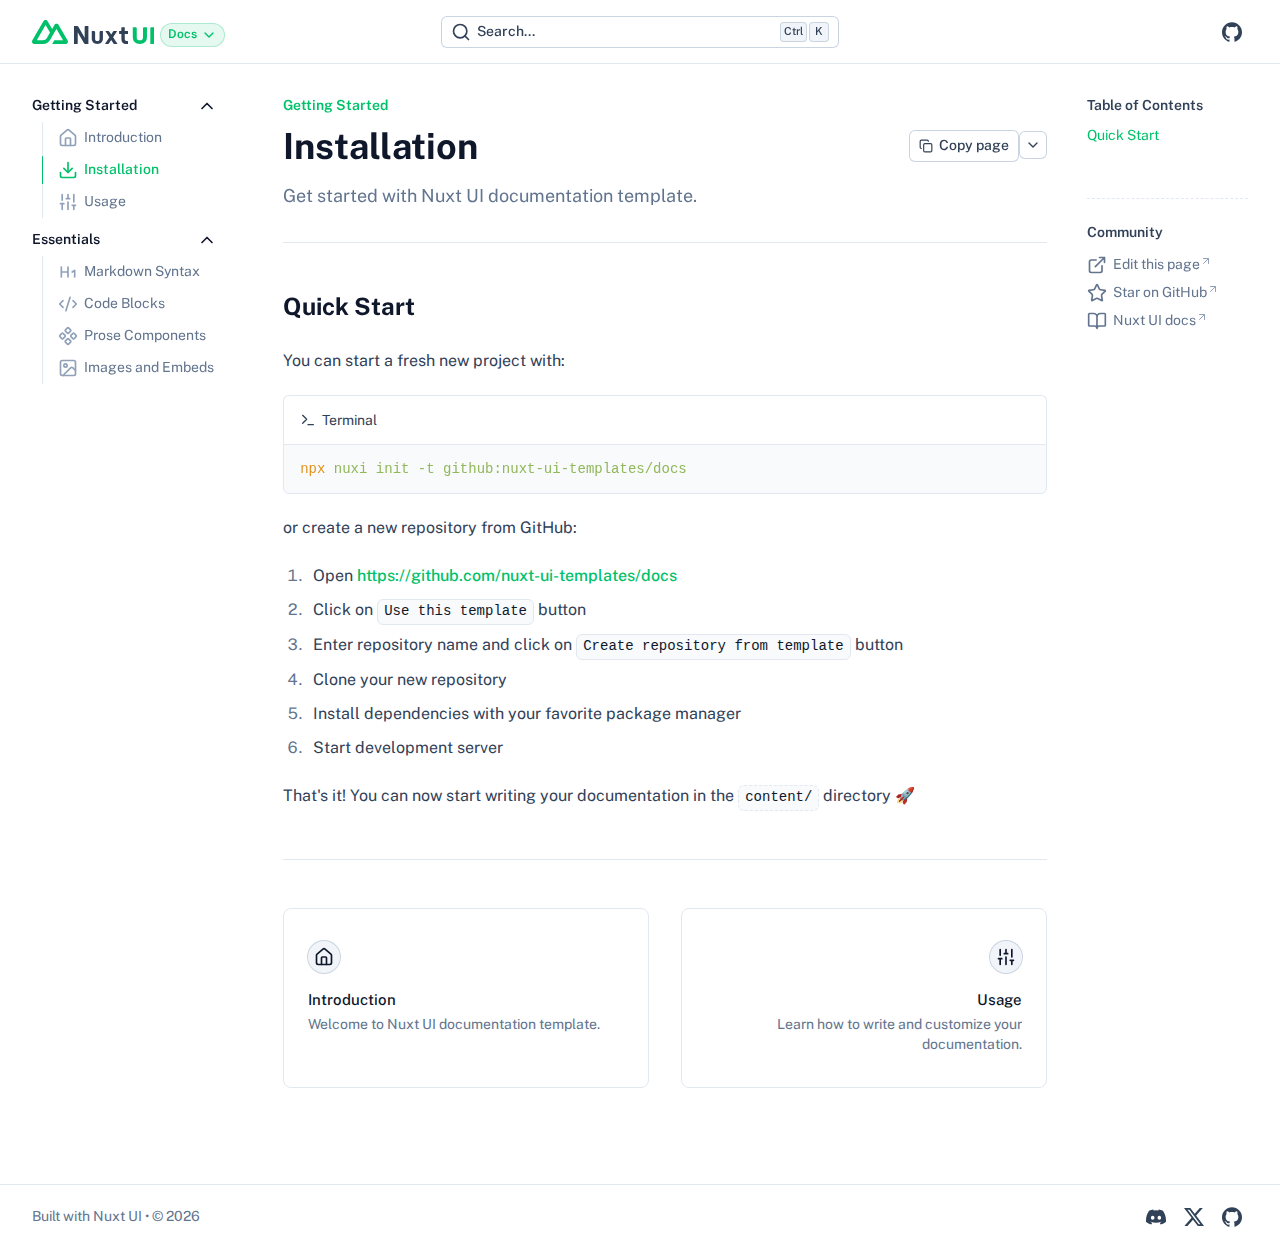
<file: getting-started/installation.html>
<!DOCTYPE html><html  lang="en"><head><meta charset="utf-8"><meta name="viewport" content="width=device-width, initial-scale=1"><style id="nuxt-ui-colors">@layer base {
  :root {
  --ui-color-primary-50: var(--color-green-50, oklch(98.2% 0.018 155.826));
  --ui-color-primary-100: var(--color-green-100, oklch(96.2% 0.044 156.743));
  --ui-color-primary-200: var(--color-green-200, oklch(92.5% 0.084 155.995));
  --ui-color-primary-300: var(--color-green-300, oklch(87.1% 0.15 154.449));
  --ui-color-primary-400: var(--color-green-400, oklch(79.2% 0.209 151.711));
  --ui-color-primary-500: var(--color-green-500, oklch(72.3% 0.219 149.579));
  --ui-color-primary-600: var(--color-green-600, oklch(62.7% 0.194 149.214));
  --ui-color-primary-700: var(--color-green-700, oklch(52.7% 0.154 150.069));
  --ui-color-primary-800: var(--color-green-800, oklch(44.8% 0.119 151.328));
  --ui-color-primary-900: var(--color-green-900, oklch(39.3% 0.095 152.535));
  --ui-color-primary-950: var(--color-green-950, oklch(26.6% 0.065 152.934));
  --ui-color-secondary-50: var(--color-blue-50, oklch(97% 0.014 254.604));
  --ui-color-secondary-100: var(--color-blue-100, oklch(93.2% 0.032 255.585));
  --ui-color-secondary-200: var(--color-blue-200, oklch(88.2% 0.059 254.128));
  --ui-color-secondary-300: var(--color-blue-300, oklch(80.9% 0.105 251.813));
  --ui-color-secondary-400: var(--color-blue-400, oklch(70.7% 0.165 254.624));
  --ui-color-secondary-500: var(--color-blue-500, oklch(62.3% 0.214 259.815));
  --ui-color-secondary-600: var(--color-blue-600, oklch(54.6% 0.245 262.881));
  --ui-color-secondary-700: var(--color-blue-700, oklch(48.8% 0.243 264.376));
  --ui-color-secondary-800: var(--color-blue-800, oklch(42.4% 0.199 265.638));
  --ui-color-secondary-900: var(--color-blue-900, oklch(37.9% 0.146 265.522));
  --ui-color-secondary-950: var(--color-blue-950, oklch(28.2% 0.091 267.935));
  --ui-color-success-50: var(--color-green-50, oklch(98.2% 0.018 155.826));
  --ui-color-success-100: var(--color-green-100, oklch(96.2% 0.044 156.743));
  --ui-color-success-200: var(--color-green-200, oklch(92.5% 0.084 155.995));
  --ui-color-success-300: var(--color-green-300, oklch(87.1% 0.15 154.449));
  --ui-color-success-400: var(--color-green-400, oklch(79.2% 0.209 151.711));
  --ui-color-success-500: var(--color-green-500, oklch(72.3% 0.219 149.579));
  --ui-color-success-600: var(--color-green-600, oklch(62.7% 0.194 149.214));
  --ui-color-success-700: var(--color-green-700, oklch(52.7% 0.154 150.069));
  --ui-color-success-800: var(--color-green-800, oklch(44.8% 0.119 151.328));
  --ui-color-success-900: var(--color-green-900, oklch(39.3% 0.095 152.535));
  --ui-color-success-950: var(--color-green-950, oklch(26.6% 0.065 152.934));
  --ui-color-info-50: var(--color-blue-50, oklch(97% 0.014 254.604));
  --ui-color-info-100: var(--color-blue-100, oklch(93.2% 0.032 255.585));
  --ui-color-info-200: var(--color-blue-200, oklch(88.2% 0.059 254.128));
  --ui-color-info-300: var(--color-blue-300, oklch(80.9% 0.105 251.813));
  --ui-color-info-400: var(--color-blue-400, oklch(70.7% 0.165 254.624));
  --ui-color-info-500: var(--color-blue-500, oklch(62.3% 0.214 259.815));
  --ui-color-info-600: var(--color-blue-600, oklch(54.6% 0.245 262.881));
  --ui-color-info-700: var(--color-blue-700, oklch(48.8% 0.243 264.376));
  --ui-color-info-800: var(--color-blue-800, oklch(42.4% 0.199 265.638));
  --ui-color-info-900: var(--color-blue-900, oklch(37.9% 0.146 265.522));
  --ui-color-info-950: var(--color-blue-950, oklch(28.2% 0.091 267.935));
  --ui-color-warning-50: var(--color-yellow-50, oklch(98.7% 0.026 102.212));
  --ui-color-warning-100: var(--color-yellow-100, oklch(97.3% 0.071 103.193));
  --ui-color-warning-200: var(--color-yellow-200, oklch(94.5% 0.129 101.54));
  --ui-color-warning-300: var(--color-yellow-300, oklch(90.5% 0.182 98.111));
  --ui-color-warning-400: var(--color-yellow-400, oklch(85.2% 0.199 91.936));
  --ui-color-warning-500: var(--color-yellow-500, oklch(79.5% 0.184 86.047));
  --ui-color-warning-600: var(--color-yellow-600, oklch(68.1% 0.162 75.834));
  --ui-color-warning-700: var(--color-yellow-700, oklch(55.4% 0.135 66.442));
  --ui-color-warning-800: var(--color-yellow-800, oklch(47.6% 0.114 61.907));
  --ui-color-warning-900: var(--color-yellow-900, oklch(42.1% 0.095 57.708));
  --ui-color-warning-950: var(--color-yellow-950, oklch(28.6% 0.066 53.813));
  --ui-color-error-50: var(--color-red-50, oklch(97.1% 0.013 17.38));
  --ui-color-error-100: var(--color-red-100, oklch(93.6% 0.032 17.717));
  --ui-color-error-200: var(--color-red-200, oklch(88.5% 0.062 18.334));
  --ui-color-error-300: var(--color-red-300, oklch(80.8% 0.114 19.571));
  --ui-color-error-400: var(--color-red-400, oklch(70.4% 0.191 22.216));
  --ui-color-error-500: var(--color-red-500, oklch(63.7% 0.237 25.331));
  --ui-color-error-600: var(--color-red-600, oklch(57.7% 0.245 27.325));
  --ui-color-error-700: var(--color-red-700, oklch(50.5% 0.213 27.518));
  --ui-color-error-800: var(--color-red-800, oklch(44.4% 0.177 26.899));
  --ui-color-error-900: var(--color-red-900, oklch(39.6% 0.141 25.723));
  --ui-color-error-950: var(--color-red-950, oklch(25.8% 0.092 26.042));
  --ui-color-neutral-50: var(--color-slate-50, oklch(98.4% 0.003 247.858));
  --ui-color-neutral-100: var(--color-slate-100, oklch(96.8% 0.007 247.896));
  --ui-color-neutral-200: var(--color-slate-200, oklch(92.9% 0.013 255.508));
  --ui-color-neutral-300: var(--color-slate-300, oklch(86.9% 0.022 252.894));
  --ui-color-neutral-400: var(--color-slate-400, oklch(70.4% 0.04 256.788));
  --ui-color-neutral-500: var(--color-slate-500, oklch(55.4% 0.046 257.417));
  --ui-color-neutral-600: var(--color-slate-600, oklch(44.6% 0.043 257.281));
  --ui-color-neutral-700: var(--color-slate-700, oklch(37.2% 0.044 257.287));
  --ui-color-neutral-800: var(--color-slate-800, oklch(27.9% 0.041 260.031));
  --ui-color-neutral-900: var(--color-slate-900, oklch(20.8% 0.042 265.755));
  --ui-color-neutral-950: var(--color-slate-950, oklch(12.9% 0.042 264.695));
  }
  :root, .light {
  --ui-primary: var(--ui-color-primary-500);
  --ui-secondary: var(--ui-color-secondary-500);
  --ui-success: var(--ui-color-success-500);
  --ui-info: var(--ui-color-info-500);
  --ui-warning: var(--ui-color-warning-500);
  --ui-error: var(--ui-color-error-500);
  }
  .dark {
  --ui-primary: var(--ui-color-primary-400);
  --ui-secondary: var(--ui-color-secondary-400);
  --ui-success: var(--ui-color-success-400);
  --ui-info: var(--ui-color-info-400);
  --ui-warning: var(--ui-color-warning-400);
  --ui-error: var(--ui-color-error-400);
  }
}</style><title>Installation - Nuxt Docs Template</title><style>/*! tailwindcss v4.1.13 | MIT License | https://tailwindcss.com */.shiki span.line{display:block}.shiki span.line.highlight{background-color:var(--ui-bg-accented);margin:0 -16px;padding:0 16px}@supports (color:color-mix(in lab,red,red)){.shiki span.line.highlight{background-color:color-mix(in oklab,var(--ui-bg-accented)50%,transparent)}}</style><link rel="stylesheet" href="/_nuxt/entry.XbS67Ejl.css" crossorigin><style>@layer components {:where(.i-lucide\:arrow-up-right){display:inline-block;width:1em;height:1em;background-color:currentColor;-webkit-mask-image:var(--svg);mask-image:var(--svg);-webkit-mask-repeat:no-repeat;mask-repeat:no-repeat;-webkit-mask-size:100% 100%;mask-size:100% 100%;--svg:url("data:image/svg+xml,%3Csvg xmlns='http://www.w3.org/2000/svg' viewBox='0 0 24 24' width='24' height='24'%3E%3Cpath fill='none' stroke='black' stroke-linecap='round' stroke-linejoin='round' stroke-width='2' d='M7 7h10v10M7 17L17 7'/%3E%3C/svg%3E")}:where(.i-lucide\:book-open){display:inline-block;width:1em;height:1em;background-color:currentColor;-webkit-mask-image:var(--svg);mask-image:var(--svg);-webkit-mask-repeat:no-repeat;mask-repeat:no-repeat;-webkit-mask-size:100% 100%;mask-size:100% 100%;--svg:url("data:image/svg+xml,%3Csvg xmlns='http://www.w3.org/2000/svg' viewBox='0 0 24 24' width='24' height='24'%3E%3Cpath fill='none' stroke='black' stroke-linecap='round' stroke-linejoin='round' stroke-width='2' d='M12 7v14m-9-3a1 1 0 0 1-1-1V4a1 1 0 0 1 1-1h5a4 4 0 0 1 4 4a4 4 0 0 1 4-4h5a1 1 0 0 1 1 1v13a1 1 0 0 1-1 1h-6a3 3 0 0 0-3 3a3 3 0 0 0-3-3z'/%3E%3C/svg%3E")}:where(.i-lucide\:chevron-down){display:inline-block;width:1em;height:1em;background-color:currentColor;-webkit-mask-image:var(--svg);mask-image:var(--svg);-webkit-mask-repeat:no-repeat;mask-repeat:no-repeat;-webkit-mask-size:100% 100%;mask-size:100% 100%;--svg:url("data:image/svg+xml,%3Csvg xmlns='http://www.w3.org/2000/svg' viewBox='0 0 24 24' width='24' height='24'%3E%3Cpath fill='none' stroke='black' stroke-linecap='round' stroke-linejoin='round' stroke-width='2' d='m6 9l6 6l6-6'/%3E%3C/svg%3E")}:where(.i-lucide\:code-xml){display:inline-block;width:1em;height:1em;background-color:currentColor;-webkit-mask-image:var(--svg);mask-image:var(--svg);-webkit-mask-repeat:no-repeat;mask-repeat:no-repeat;-webkit-mask-size:100% 100%;mask-size:100% 100%;--svg:url("data:image/svg+xml,%3Csvg xmlns='http://www.w3.org/2000/svg' viewBox='0 0 24 24' width='24' height='24'%3E%3Cpath fill='none' stroke='black' stroke-linecap='round' stroke-linejoin='round' stroke-width='2' d='m18 16l4-4l-4-4M6 8l-4 4l4 4m8.5-12l-5 16'/%3E%3C/svg%3E")}:where(.i-lucide\:component){display:inline-block;width:1em;height:1em;background-color:currentColor;-webkit-mask-image:var(--svg);mask-image:var(--svg);-webkit-mask-repeat:no-repeat;mask-repeat:no-repeat;-webkit-mask-size:100% 100%;mask-size:100% 100%;--svg:url("data:image/svg+xml,%3Csvg xmlns='http://www.w3.org/2000/svg' viewBox='0 0 24 24' width='24' height='24'%3E%3Cpath fill='none' stroke='black' stroke-linecap='round' stroke-linejoin='round' stroke-width='2' d='M15.536 11.293a1 1 0 0 0 0 1.414l2.376 2.377a1 1 0 0 0 1.414 0l2.377-2.377a1 1 0 0 0 0-1.414l-2.377-2.377a1 1 0 0 0-1.414 0zm-13.239 0a1 1 0 0 0 0 1.414l2.377 2.377a1 1 0 0 0 1.414 0l2.377-2.377a1 1 0 0 0 0-1.414L6.088 8.916a1 1 0 0 0-1.414 0zm6.619 6.619a1 1 0 0 0 0 1.415l2.377 2.376a1 1 0 0 0 1.414 0l2.377-2.376a1 1 0 0 0 0-1.415l-2.377-2.376a1 1 0 0 0-1.414 0zm0-13.238a1 1 0 0 0 0 1.414l2.377 2.376a1 1 0 0 0 1.414 0l2.377-2.376a1 1 0 0 0 0-1.414l-2.377-2.377a1 1 0 0 0-1.414 0z'/%3E%3C/svg%3E")}:where(.i-lucide\:copy){display:inline-block;width:1em;height:1em;background-color:currentColor;-webkit-mask-image:var(--svg);mask-image:var(--svg);-webkit-mask-repeat:no-repeat;mask-repeat:no-repeat;-webkit-mask-size:100% 100%;mask-size:100% 100%;--svg:url("data:image/svg+xml,%3Csvg xmlns='http://www.w3.org/2000/svg' viewBox='0 0 24 24' width='24' height='24'%3E%3Cg fill='none' stroke='black' stroke-linecap='round' stroke-linejoin='round' stroke-width='2'%3E%3Crect width='14' height='14' x='8' y='8' rx='2' ry='2'/%3E%3Cpath d='M4 16c-1.1 0-2-.9-2-2V4c0-1.1.9-2 2-2h10c1.1 0 2 .9 2 2'/%3E%3C/g%3E%3C/svg%3E")}:where(.i-lucide\:download){display:inline-block;width:1em;height:1em;background-color:currentColor;-webkit-mask-image:var(--svg);mask-image:var(--svg);-webkit-mask-repeat:no-repeat;mask-repeat:no-repeat;-webkit-mask-size:100% 100%;mask-size:100% 100%;--svg:url("data:image/svg+xml,%3Csvg xmlns='http://www.w3.org/2000/svg' viewBox='0 0 24 24' width='24' height='24'%3E%3Cg fill='none' stroke='black' stroke-linecap='round' stroke-linejoin='round' stroke-width='2'%3E%3Cpath d='M12 15V3m9 12v4a2 2 0 0 1-2 2H5a2 2 0 0 1-2-2v-4'/%3E%3Cpath d='m7 10l5 5l5-5'/%3E%3C/g%3E%3C/svg%3E")}:where(.i-lucide\:external-link){display:inline-block;width:1em;height:1em;background-color:currentColor;-webkit-mask-image:var(--svg);mask-image:var(--svg);-webkit-mask-repeat:no-repeat;mask-repeat:no-repeat;-webkit-mask-size:100% 100%;mask-size:100% 100%;--svg:url("data:image/svg+xml,%3Csvg xmlns='http://www.w3.org/2000/svg' viewBox='0 0 24 24' width='24' height='24'%3E%3Cpath fill='none' stroke='black' stroke-linecap='round' stroke-linejoin='round' stroke-width='2' d='M15 3h6v6m-11 5L21 3m-3 10v6a2 2 0 0 1-2 2H5a2 2 0 0 1-2-2V8a2 2 0 0 1 2-2h6'/%3E%3C/svg%3E")}:where(.i-lucide\:hash){display:inline-block;width:1em;height:1em;background-color:currentColor;-webkit-mask-image:var(--svg);mask-image:var(--svg);-webkit-mask-repeat:no-repeat;mask-repeat:no-repeat;-webkit-mask-size:100% 100%;mask-size:100% 100%;--svg:url("data:image/svg+xml,%3Csvg xmlns='http://www.w3.org/2000/svg' viewBox='0 0 24 24' width='24' height='24'%3E%3Cpath fill='none' stroke='black' stroke-linecap='round' stroke-linejoin='round' stroke-width='2' d='M4 9h16M4 15h16M10 3L8 21m8-18l-2 18'/%3E%3C/svg%3E")}:where(.i-lucide\:heading-1){display:inline-block;width:1em;height:1em;background-color:currentColor;-webkit-mask-image:var(--svg);mask-image:var(--svg);-webkit-mask-repeat:no-repeat;mask-repeat:no-repeat;-webkit-mask-size:100% 100%;mask-size:100% 100%;--svg:url("data:image/svg+xml,%3Csvg xmlns='http://www.w3.org/2000/svg' viewBox='0 0 24 24' width='24' height='24'%3E%3Cpath fill='none' stroke='black' stroke-linecap='round' stroke-linejoin='round' stroke-width='2' d='M4 12h8m-8 6V6m8 12V6m5 6l3-2v8'/%3E%3C/svg%3E")}:where(.i-lucide\:house){display:inline-block;width:1em;height:1em;background-color:currentColor;-webkit-mask-image:var(--svg);mask-image:var(--svg);-webkit-mask-repeat:no-repeat;mask-repeat:no-repeat;-webkit-mask-size:100% 100%;mask-size:100% 100%;--svg:url("data:image/svg+xml,%3Csvg xmlns='http://www.w3.org/2000/svg' viewBox='0 0 24 24' width='24' height='24'%3E%3Cg fill='none' stroke='black' stroke-linecap='round' stroke-linejoin='round' stroke-width='2'%3E%3Cpath d='M15 21v-8a1 1 0 0 0-1-1h-4a1 1 0 0 0-1 1v8'/%3E%3Cpath d='M3 10a2 2 0 0 1 .709-1.528l7-6a2 2 0 0 1 2.582 0l7 6A2 2 0 0 1 21 10v9a2 2 0 0 1-2 2H5a2 2 0 0 1-2-2z'/%3E%3C/g%3E%3C/svg%3E")}:where(.i-lucide\:image){display:inline-block;width:1em;height:1em;background-color:currentColor;-webkit-mask-image:var(--svg);mask-image:var(--svg);-webkit-mask-repeat:no-repeat;mask-repeat:no-repeat;-webkit-mask-size:100% 100%;mask-size:100% 100%;--svg:url("data:image/svg+xml,%3Csvg xmlns='http://www.w3.org/2000/svg' viewBox='0 0 24 24' width='24' height='24'%3E%3Cg fill='none' stroke='black' stroke-linecap='round' stroke-linejoin='round' stroke-width='2'%3E%3Crect width='18' height='18' x='3' y='3' rx='2' ry='2'/%3E%3Ccircle cx='9' cy='9' r='2'/%3E%3Cpath d='m21 15l-3.086-3.086a2 2 0 0 0-2.828 0L6 21'/%3E%3C/g%3E%3C/svg%3E")}:where(.i-lucide\:menu){display:inline-block;width:1em;height:1em;background-color:currentColor;-webkit-mask-image:var(--svg);mask-image:var(--svg);-webkit-mask-repeat:no-repeat;mask-repeat:no-repeat;-webkit-mask-size:100% 100%;mask-size:100% 100%;--svg:url("data:image/svg+xml,%3Csvg xmlns='http://www.w3.org/2000/svg' viewBox='0 0 24 24' width='24' height='24'%3E%3Cpath fill='none' stroke='black' stroke-linecap='round' stroke-linejoin='round' stroke-width='2' d='M4 5h16M4 12h16M4 19h16'/%3E%3C/svg%3E")}:where(.i-lucide\:search){display:inline-block;width:1em;height:1em;background-color:currentColor;-webkit-mask-image:var(--svg);mask-image:var(--svg);-webkit-mask-repeat:no-repeat;mask-repeat:no-repeat;-webkit-mask-size:100% 100%;mask-size:100% 100%;--svg:url("data:image/svg+xml,%3Csvg xmlns='http://www.w3.org/2000/svg' viewBox='0 0 24 24' width='24' height='24'%3E%3Cg fill='none' stroke='black' stroke-linecap='round' stroke-linejoin='round' stroke-width='2'%3E%3Cpath d='m21 21l-4.34-4.34'/%3E%3Ccircle cx='11' cy='11' r='8'/%3E%3C/g%3E%3C/svg%3E")}:where(.i-lucide\:sliders){display:inline-block;width:1em;height:1em;background-color:currentColor;-webkit-mask-image:var(--svg);mask-image:var(--svg);-webkit-mask-repeat:no-repeat;mask-repeat:no-repeat;-webkit-mask-size:100% 100%;mask-size:100% 100%;--svg:url("data:image/svg+xml,%3Csvg xmlns='http://www.w3.org/2000/svg' viewBox='0 0 24 24' width='24' height='24'%3E%3Cpath fill='none' stroke='black' stroke-linecap='round' stroke-linejoin='round' stroke-width='2' d='M10 8h4m-2 13v-9m0-4V3m5 13h4m-2-4V3m0 18v-5M3 14h4m-2-4V3m0 18v-7'/%3E%3C/svg%3E")}:where(.i-lucide\:star){display:inline-block;width:1em;height:1em;background-color:currentColor;-webkit-mask-image:var(--svg);mask-image:var(--svg);-webkit-mask-repeat:no-repeat;mask-repeat:no-repeat;-webkit-mask-size:100% 100%;mask-size:100% 100%;--svg:url("data:image/svg+xml,%3Csvg xmlns='http://www.w3.org/2000/svg' viewBox='0 0 24 24' width='24' height='24'%3E%3Cpath fill='none' stroke='black' stroke-linecap='round' stroke-linejoin='round' stroke-width='2' d='M11.525 2.295a.53.53 0 0 1 .95 0l2.31 4.679a2.12 2.12 0 0 0 1.595 1.16l5.166.756a.53.53 0 0 1 .294.904l-3.736 3.638a2.12 2.12 0 0 0-.611 1.878l.882 5.14a.53.53 0 0 1-.771.56l-4.618-2.428a2.12 2.12 0 0 0-1.973 0L6.396 21.01a.53.53 0 0 1-.77-.56l.881-5.139a2.12 2.12 0 0 0-.611-1.879L2.16 9.795a.53.53 0 0 1 .294-.906l5.165-.755a2.12 2.12 0 0 0 1.597-1.16z'/%3E%3C/svg%3E")}:where(.i-lucide\:terminal){display:inline-block;width:1em;height:1em;background-color:currentColor;-webkit-mask-image:var(--svg);mask-image:var(--svg);-webkit-mask-repeat:no-repeat;mask-repeat:no-repeat;-webkit-mask-size:100% 100%;mask-size:100% 100%;--svg:url("data:image/svg+xml,%3Csvg xmlns='http://www.w3.org/2000/svg' viewBox='0 0 24 24' width='24' height='24'%3E%3Cpath fill='none' stroke='black' stroke-linecap='round' stroke-linejoin='round' stroke-width='2' d='M12 19h8M4 17l6-6l-6-6'/%3E%3C/svg%3E")}:where(.i-simple-icons\:discord){display:inline-block;width:1em;height:1em;background-color:currentColor;-webkit-mask-image:var(--svg);mask-image:var(--svg);-webkit-mask-repeat:no-repeat;mask-repeat:no-repeat;-webkit-mask-size:100% 100%;mask-size:100% 100%;--svg:url("data:image/svg+xml,%3Csvg xmlns='http://www.w3.org/2000/svg' viewBox='0 0 24 24' width='24' height='24'%3E%3Cpath fill='black' d='M20.317 4.37a19.8 19.8 0 0 0-4.885-1.515a.074.074 0 0 0-.079.037c-.21.375-.444.864-.608 1.25a18.3 18.3 0 0 0-5.487 0a13 13 0 0 0-.617-1.25a.08.08 0 0 0-.079-.037A19.7 19.7 0 0 0 3.677 4.37a.1.1 0 0 0-.032.027C.533 9.046-.32 13.58.099 18.057a.08.08 0 0 0 .031.057a19.9 19.9 0 0 0 5.993 3.03a.08.08 0 0 0 .084-.028a14 14 0 0 0 1.226-1.994a.076.076 0 0 0-.041-.106a13 13 0 0 1-1.872-.892a.077.077 0 0 1-.008-.128a10 10 0 0 0 .372-.292a.07.07 0 0 1 .077-.01c3.928 1.793 8.18 1.793 12.062 0a.07.07 0 0 1 .078.01q.181.149.373.292a.077.077 0 0 1-.006.127a12.3 12.3 0 0 1-1.873.892a.077.077 0 0 0-.041.107c.36.698.772 1.362 1.225 1.993a.08.08 0 0 0 .084.028a19.8 19.8 0 0 0 6.002-3.03a.08.08 0 0 0 .032-.054c.5-5.177-.838-9.674-3.549-13.66a.06.06 0 0 0-.031-.03M8.02 15.33c-1.182 0-2.157-1.085-2.157-2.419c0-1.333.956-2.419 2.157-2.419c1.21 0 2.176 1.096 2.157 2.42c0 1.333-.956 2.418-2.157 2.418m7.975 0c-1.183 0-2.157-1.085-2.157-2.419c0-1.333.955-2.419 2.157-2.419c1.21 0 2.176 1.096 2.157 2.42c0 1.333-.946 2.418-2.157 2.418'/%3E%3C/svg%3E")}:where(.i-simple-icons\:github){display:inline-block;width:1em;height:1em;background-color:currentColor;-webkit-mask-image:var(--svg);mask-image:var(--svg);-webkit-mask-repeat:no-repeat;mask-repeat:no-repeat;-webkit-mask-size:100% 100%;mask-size:100% 100%;--svg:url("data:image/svg+xml,%3Csvg xmlns='http://www.w3.org/2000/svg' viewBox='0 0 24 24' width='24' height='24'%3E%3Cpath fill='black' d='M12 .297c-6.63 0-12 5.373-12 12c0 5.303 3.438 9.8 8.205 11.385c.6.113.82-.258.82-.577c0-.285-.01-1.04-.015-2.04c-3.338.724-4.042-1.61-4.042-1.61C4.422 18.07 3.633 17.7 3.633 17.7c-1.087-.744.084-.729.084-.729c1.205.084 1.838 1.236 1.838 1.236c1.07 1.835 2.809 1.305 3.495.998c.108-.776.417-1.305.76-1.605c-2.665-.3-5.466-1.332-5.466-5.93c0-1.31.465-2.38 1.235-3.22c-.135-.303-.54-1.523.105-3.176c0 0 1.005-.322 3.3 1.23c.96-.267 1.98-.399 3-.405c1.02.006 2.04.138 3 .405c2.28-1.552 3.285-1.23 3.285-1.23c.645 1.653.24 2.873.12 3.176c.765.84 1.23 1.91 1.23 3.22c0 4.61-2.805 5.625-5.475 5.92c.42.36.81 1.096.81 2.22c0 1.606-.015 2.896-.015 3.286c0 .315.21.69.825.57C20.565 22.092 24 17.592 24 12.297c0-6.627-5.373-12-12-12'/%3E%3C/svg%3E")}:where(.i-simple-icons\:x){display:inline-block;width:1em;height:1em;background-color:currentColor;-webkit-mask-image:var(--svg);mask-image:var(--svg);-webkit-mask-repeat:no-repeat;mask-repeat:no-repeat;-webkit-mask-size:100% 100%;mask-size:100% 100%;--svg:url("data:image/svg+xml,%3Csvg xmlns='http://www.w3.org/2000/svg' viewBox='0 0 24 24' width='24' height='24'%3E%3Cpath fill='black' d='M18.901 1.153h3.68l-8.04 9.19L24 22.846h-7.406l-5.8-7.584l-6.638 7.584H.474l8.6-9.83L0 1.154h7.594l5.243 6.932ZM17.61 20.644h2.039L6.486 3.24H4.298Z'/%3E%3C/svg%3E")}}</style><link rel="preload" as="fetch" crossorigin="anonymous" href="/getting-started/installation/_payload.json?51838a46-f06b-4e18-a1fc-d0ca3bdd022e"><link rel="modulepreload" as="script" crossorigin href="/_nuxt/qLlrC_iX.js"><link rel="modulepreload" as="script" crossorigin href="/_nuxt/DUhfWcYJ.js"><link rel="modulepreload" as="script" crossorigin href="/_nuxt/IITnHcHw.js"><link rel="modulepreload" as="script" crossorigin href="/_nuxt/Dir5JKo0.js"><link rel="modulepreload" as="script" crossorigin href="/_nuxt/BAOzErK9.js"><link rel="modulepreload" as="script" crossorigin href="/_nuxt/BN_7HF1G.js"><link rel="modulepreload" as="script" crossorigin href="/_nuxt/BfBDFkWI.js"><link rel="modulepreload" as="script" crossorigin href="/_nuxt/PSIhwTMr.js"><link rel="modulepreload" as="script" crossorigin href="/_nuxt/BXr-XXGm.js"><link rel="modulepreload" as="script" crossorigin href="/_nuxt/BKbEC2J9.js"><link rel="modulepreload" as="script" crossorigin href="/_nuxt/Cjqu-wvW.js"><link rel="modulepreload" as="script" crossorigin href="/_nuxt/CH-0Qt1p.js"><link rel="modulepreload" as="script" crossorigin href="/_nuxt/N2nz5SLL.js"><link rel="modulepreload" as="script" crossorigin href="/_nuxt/CBLFGWxN.js"><link rel="preload" as="fetch" fetchpriority="low" crossorigin="anonymous" href="/_nuxt/builds/meta/51838a46-f06b-4e18-a1fc-d0ca3bdd022e.json"><link rel="prefetch" as="style" crossorigin href="/_nuxt/index.ol6rdaHU.css"><link rel="prefetch" as="script" crossorigin href="/_nuxt/D4SaVC8C.js"><link rel="prefetch" as="script" crossorigin href="/_nuxt/CnrbOAfk.js"><link rel="prefetch" as="script" crossorigin href="/_nuxt/DHoPIw9Q.js"><link rel="prefetch" as="script" crossorigin href="/_nuxt/BUzzOICu.js"><meta property="og:image" content="/__og-image__/static/getting-started/installation/og.png"><meta property="og:image:type" content="image/png"><meta name="twitter:card" content="summary_large_image"><meta name="twitter:image" content="/__og-image__/static/getting-started/installation/og.png"><meta name="twitter:image:src" content="/__og-image__/static/getting-started/installation/og.png"><meta property="og:image:width" content="1200"><meta name="twitter:image:width" content="1200"><meta property="og:image:height" content="600"><meta name="twitter:image:height" content="600"><link rel="icon" href="/favicon.ico"><meta property="og:site_name" content="Nuxt Docs Template"><meta property="og:title" content="Installation"><meta name="description" content="Get started with Nuxt UI documentation template."><meta property="og:description" content="Get started with Nuxt UI documentation template."><script type="module" src="/_nuxt/qLlrC_iX.js" crossorigin></script><script>"use strict";(()=>{const t=window,e=document.documentElement,c=["dark","light"],n=getStorageValue("localStorage","nuxt-color-mode")||"system";let i=n==="system"?u():n;const r=e.getAttribute("data-color-mode-forced");r&&(i=r),l(i),t["__NUXT_COLOR_MODE__"]={preference:n,value:i,getColorScheme:u,addColorScheme:l,removeColorScheme:d};function l(o){const s=""+o+"",a="";e.classList?e.classList.add(s):e.className+=" "+s,a&&e.setAttribute("data-"+a,o)}function d(o){const s=""+o+"",a="";e.classList?e.classList.remove(s):e.className=e.className.replace(new RegExp(s,"g"),""),a&&e.removeAttribute("data-"+a)}function f(o){return t.matchMedia("(prefers-color-scheme"+o+")")}function u(){if(t.matchMedia&&f("").media!=="not all"){for(const o of c)if(f(":"+o).matches)return o}return"light"}})();function getStorageValue(t,e){switch(t){case"localStorage":return window.localStorage.getItem(e);case"sessionStorage":return window.sessionStorage.getItem(e);case"cookie":return getCookie(e);default:return null}}function getCookie(t){const c=("; "+window.document.cookie).split("; "+t+"=");if(c.length===2)return c.pop()?.split(";").shift()}</script></head><body><div id="__nuxt" class="isolate"><!--[--><!--[--><!--[--><!--[--><!--[--><div class="nuxt-loading-indicator" style="position:fixed;top:0;right:0;left:0;pointer-events:none;width:auto;height:3px;opacity:0;background:repeating-linear-gradient(to right,#00dc82 0%,#34cdfe 50%,#0047e1 100%);background-size:Infinity% auto;transform:scaleX(0%);transform-origin:left;transition:transform 0.1s, height 0.4s, opacity 0.4s;z-index:999999;"></div><!--[--><!----><!----><!----><header class="bg-default/75 backdrop-blur border-b border-default h-(--ui-header-height) sticky top-0 z-50"><!--[--><!--]--><div class="w-full max-w-(--ui-container) mx-auto px-4 sm:px-6 lg:px-8 flex items-center justify-between gap-3 h-full"><!--[--><div class="lg:flex-1 flex items-center gap-1.5"><!----><!--[--><a href="/" class=""><svg width="1020" height="200" viewbox="0 0 1020 200" fill="none" xmlns="http://www.w3.org/2000/svg" class="w-auto h-6 shrink-0"><path d="M377 200C379.16 200 381 198.209 381 196V103C381 103 386 112 395 127L434 194C435.785 197.74 439.744 200 443 200H470V50H443C441.202 50 439 51.4941 439 54V148L421 116L385 55C383.248 51.8912 379.479 50 376 50H350V200H377Z" fill="currentColor"></path><path d="M726 92H739C742.314 92 745 89.3137 745 86V60H773V92H800V116H773V159C773 169.5 778.057 174 787 174H800V200H783C759.948 200 745 185.071 745 160V116H726V92Z" fill="currentColor"></path><path d="M591 92V154C591 168.004 585.742 179.809 578 188C570.258 196.191 559.566 200 545 200C530.434 200 518.742 196.191 511 188C503.389 179.809 498 168.004 498 154V92H514C517.412 92 520.769 92.622 523 95C525.231 97.2459 526 98.5652 526 102V154C526 162.059 526.457 167.037 530 171C533.543 174.831 537.914 176 545 176C552.217 176 555.457 174.831 559 171C562.543 167.037 563 162.059 563 154V102C563 98.5652 563.769 96.378 566 94C567.96 91.9107 570.028 91.9599 573 92C573.411 92.0055 574.586 92 575 92H591Z" fill="currentColor"></path><path d="M676 144L710 92H684C680.723 92 677.812 93.1758 676 96L660 120L645 97C643.188 94.1758 639.277 92 636 92H611L645 143L608 200H634C637.25 200 640.182 196.787 642 194L660 167L679 195C680.818 197.787 683.75 200 687 200H713L676 144Z" fill="currentColor"></path><path d="M168 200H279C282.542 200 285.932 198.756 289 197C292.068 195.244 295.23 193.041 297 190C298.77 186.959 300.002 183.51 300 179.999C299.998 176.488 298.773 173.04 297 170.001L222 41C220.23 37.96 218.067 35.7552 215 34C211.933 32.2448 207.542 31 204 31C200.458 31 197.067 32.2448 194 34C190.933 35.7552 188.77 37.96 187 41L168 74L130 9.99764C128.228 6.95784 126.068 3.75491 123 2C119.932 0.245087 116.542 0 113 0C109.458 0 106.068 0.245087 103 2C99.9323 3.75491 96.7717 6.95784 95 9.99764L2 170.001C0.226979 173.04 0.00154312 176.488 1.90993e-06 179.999C-0.0015393 183.51 0.229648 186.959 2 190C3.77035 193.04 6.93245 195.244 10 197C13.0675 198.756 16.4578 200 20 200H90C117.737 200 137.925 187.558 152 164L186 105L204 74L259 168H186L168 200ZM89 168H40L113 42L150 105L125.491 147.725C116.144 163.01 105.488 168 89 168Z" fill="var(--ui-primary)"></path><path d="M958 60.0001H938C933.524 60.0001 929.926 59.9395 927 63C924.074 65.8905 925 67.5792 925 72V141C925 151.372 923.648 156.899 919 162C914.352 166.931 908.468 169 899 169C889.705 169 882.648 166.931 878 162C873.352 156.899 873 151.372 873 141V72.0001C873 67.5793 872.926 65.8906 870 63.0001C867.074 59.9396 863.476 60.0001 859 60.0001H840V141C840 159.023 845.016 173.458 855 184C865.156 194.542 879.893 200 899 200C918.107 200 932.844 194.542 943 184C953.156 173.458 958 159.023 958 141V60.0001Z" fill="var(--ui-primary)"></path><path fill-rule="evenodd" clip-rule="evenodd" d="M1000 60.0233L1020 60V77L1020 128V156.007L1020 181L1020 189.004C1020 192.938 1019.98 194.429 1017 197.001C1014.02 199.725 1009.56 200 1005 200H986.001V181.006L986 130.012V70.0215C986 66.1576 986.016 64.5494 989 62.023C991.819 59.6358 995.437 60.0233 1000 60.0233Z" fill="var(--ui-primary)"></path></svg></a><!--[--><!--[--><!--[--><!--[--><!--[--><button type="button" id="reka-dropdown-menu-trigger-v-0-0" aria-haspopup="menu" aria-expanded="false" data-state="closed" class="inline-flex items-center disabled:cursor-not-allowed aria-disabled:cursor-not-allowed disabled:opacity-75 aria-disabled:opacity-75 transition-colors px-2 py-1 text-xs gap-1 text-primary ring ring-inset ring-primary/25 bg-primary/10 hover:bg-primary/15 active:bg-primary/15 disabled:bg-primary/10 aria-disabled:bg-primary/10 focus:outline-none focus-visible:ring-2 focus-visible:ring-primary -mb-[6px] font-semibold rounded-full truncate"><!--[--><!--[--><!----><!--]--><!--[--><span class="truncate">Docs</span><!--]--><!--[--><span class="iconify i-lucide:chevron-down shrink-0 size-4 transition-transform duration-200" aria-hidden="true" style=""></span><!--]--><!--]--></button><!--]--><!--]--><!--[--><!----><!--v-if--><!--]--><!--]--><!--]--><!--]--><!--]--></div><div class="hidden lg:flex flex-1"><!--[--><!--[--><!----><!--[--><!--[--><button type="button" class="rounded-md font-medium inline-flex items-center disabled:cursor-not-allowed aria-disabled:cursor-not-allowed disabled:opacity-75 aria-disabled:opacity-75 transition-colors px-2.5 py-1.5 text-sm gap-1.5 ring ring-inset ring-accented text-default bg-default hover:bg-elevated active:bg-elevated disabled:bg-default aria-disabled:bg-default focus:outline-none focus-visible:ring-2 focus-visible:ring-inverted w-full"><!--[--><!--[--><span class="iconify i-lucide:search shrink-0 size-5" aria-hidden="true" style=""></span><!--]--><!--[--><span class="truncate">Search...</span><!--]--><!--[--><div class="hidden lg:flex items-center gap-0.5 ms-auto"><!--[--><!--[--><kbd class="inline-flex items-center justify-center px-1 rounded-sm font-medium font-sans h-5 min-w-[20px] text-[11px] ring ring-inset ring-accented text-default bg-elevated"><!--[--> <!--]--></kbd><kbd class="inline-flex items-center justify-center px-1 rounded-sm font-medium font-sans h-5 min-w-[20px] text-[11px] ring ring-inset ring-accented text-default bg-elevated"><!--[-->K<!--]--></kbd><!--]--><!--]--></div><!--]--><!--]--></button><!--]--><!--]--><!--]--><!--]--></div><div class="flex items-center justify-end lg:flex-1 gap-1.5"><!--[--><!--[--><!----><!--[--><!--[--><button type="button" aria-label="Search..." class="rounded-md font-medium inline-flex items-center disabled:cursor-not-allowed aria-disabled:cursor-not-allowed disabled:opacity-75 aria-disabled:opacity-75 transition-colors text-sm gap-1.5 text-default hover:bg-elevated active:bg-elevated focus:outline-none focus-visible:bg-elevated hover:disabled:bg-transparent dark:hover:disabled:bg-transparent hover:aria-disabled:bg-transparent dark:hover:aria-disabled:bg-transparent p-1.5 lg:hidden"><!--[--><!--[--><span class="iconify i-lucide:search shrink-0 size-5" aria-hidden="true" style=""></span><!--]--><!--[--><!----><!--]--><!--[--><!----><!--]--><!--]--></button><!--]--><!--]--><!--]--><!--[--><!--[--><div class="size-8"></div><!--]--><!--]--><!--[--><!--[--><!--[--><a href="https://github.com/nuxt-ui-templates/docs" rel="noopener noreferrer" target="_blank" aria-label="GitHub" class="rounded-md font-medium inline-flex items-center disabled:cursor-not-allowed aria-disabled:cursor-not-allowed disabled:opacity-75 aria-disabled:opacity-75 transition-colors text-sm gap-1.5 text-default hover:bg-elevated active:bg-elevated focus:outline-none focus-visible:bg-elevated hover:disabled:bg-transparent dark:hover:disabled:bg-transparent hover:aria-disabled:bg-transparent dark:hover:aria-disabled:bg-transparent p-1.5"><!--[--><!--[--><span class="iconify i-simple-icons:github shrink-0 size-5" aria-hidden="true" style=""></span><!--]--><!--[--><!----><!--]--><!--[--><!----><!--]--><!--]--></a><!--]--><!--]--><!--]--><!--]--><!--[--><!--[--><!--[--><button type="button" aria-label="Open menu" class="rounded-md font-medium inline-flex items-center disabled:cursor-not-allowed aria-disabled:cursor-not-allowed disabled:opacity-75 aria-disabled:opacity-75 transition-colors text-sm gap-1.5 text-default hover:bg-elevated active:bg-elevated focus:outline-none focus-visible:bg-elevated hover:disabled:bg-transparent dark:hover:disabled:bg-transparent hover:aria-disabled:bg-transparent dark:hover:aria-disabled:bg-transparent p-1.5 lg:hidden -me-1.5"><!--[--><!--[--><span class="iconify i-lucide:menu shrink-0 size-5" aria-hidden="true" style=""></span><!--]--><!--[--><!----><!--]--><!--[--><!----><!--]--><!--]--></button><!--]--><!--]--><!--]--></div><!--]--></div><!--[--><!--]--></header><!--[--><!----><!--v-if--><!--]--><!--]--><main class="min-h-[calc(100vh-var(--ui-header-height))]"><!--[--><div class="w-full max-w-(--ui-container) mx-auto px-4 sm:px-6 lg:px-8"><!--[--><div class="flex flex-col lg:grid lg:grid-cols-10 lg:gap-10"><aside class="hidden overflow-y-auto lg:block lg:max-h-[calc(100vh-var(--ui-header-height))] lg:sticky lg:top-(--ui-header-height) py-8 lg:ps-4 lg:-ms-4 lg:pe-6.5 lg:col-span-2"><div class="relative"><!----><!--[--><!--[--><!----><nav><ul class="isolate -mx-2.5 -mt-1.5"><!--[--><!--[--><!--[--><li data-state="open" data-orientation="vertical" class="flex flex-col data-[state=open]:mb-1.5"><!--[--><!--[--><button type="button" aria-controls aria-expanded="true" data-state="open" id="reka-accordion-trigger-v-0-5-0" data-reka-collection-item data-orientation="vertical" class="group relative w-full px-2.5 py-1.5 before:inset-y-px before:inset-x-0 flex items-center gap-1.5 text-sm before:absolute before:z-[-1] before:rounded-md focus:outline-none focus-visible:outline-none focus-visible:before:ring-inset focus-visible:before:ring-2 focus-visible:before:ring-primary text-muted hover:text-highlighted hover:before:bg-elevated/50 data-[state=open]:text-highlighted transition-colors before:transition-colors font-semibold focus-visible:ring-primary"><!--[--><!--[--><!--[--><!--[--><!----><!--]--><span class="truncate"><!--[-->Getting Started<!--]--><!----></span><span class="ms-auto inline-flex gap-1.5 items-center"><!--[--><!----><span class="iconify i-lucide:chevron-down size-5 transform transition-transform duration-200 shrink-0 group-data-[state=open]:rotate-180" aria-hidden="true" style=""></span><!--]--></span><!--]--><!--]--><!--]--></button><div role="region" aria-labelledby="reka-accordion-trigger-v-0-5-0" data-orientation="vertical" style="--reka-accordion-content-width:var(--reka-collapsible-content-width);--reka-accordion-content-height:var(--reka-collapsible-content-height);--reka-collapsible-content-height:0px;--reka-collapsible-content-width:0px;" class="data-[state=open]:animate-[accordion-down_200ms_ease-out] data-[state=closed]:animate-[accordion-up_200ms_ease-out] overflow-hidden focus:outline-none" id="reka-collapsible-content-v-0-5-1"><!--[--><!--[--><!--[--><!----><ul class="ms-5 border-s border-default"><!--[--><!--[--><!--[--><li class="ps-1.5 -ms-px"><!--[--><a href="/getting-started" class="group relative w-full px-2.5 py-1.5 before:inset-y-px before:inset-x-0 flex items-center gap-1.5 text-sm before:absolute before:z-[-1] before:rounded-md focus:outline-none focus-visible:outline-none focus-visible:before:ring-inset focus-visible:before:ring-2 focus-visible:before:ring-primary text-muted after:absolute after:-left-1.5 after:inset-y-0.5 after:block after:w-px after:rounded-full after:transition-colors hover:text-highlighted hover:before:bg-elevated/50 data-[state=open]:text-highlighted transition-colors before:transition-colors"><!--[--><!--[--><!--[--><span class="iconify i-lucide:house shrink-0 size-5 text-dimmed group-hover:text-default group-data-[state=open]:text-default transition-colors" aria-hidden="true" style=""></span><!--]--><span class="truncate"><!--[-->Introduction<!--]--><!----></span><!----><!--]--><!--]--></a><!--]--></li><!--]--><!--[--><li class="ps-1.5 -ms-px"><!--[--><a href="/getting-started/installation" class="group relative w-full px-2.5 py-1.5 before:inset-y-px before:inset-x-0 flex items-center gap-1.5 text-sm before:absolute before:z-[-1] before:rounded-md focus:outline-none focus-visible:outline-none focus-visible:before:ring-inset focus-visible:before:ring-2 focus-visible:before:ring-primary font-medium after:absolute after:-left-1.5 after:inset-y-0.5 after:block after:w-px after:rounded-full after:transition-colors text-primary hover:before:bg-elevated/50 before:transition-colors after:bg-primary"><!--[--><!--[--><!--[--><span class="iconify i-lucide:download shrink-0 size-5 text-primary group-data-[state=open]:text-primary" aria-hidden="true" style=""></span><!--]--><span class="truncate"><!--[-->Installation<!--]--><!----></span><!----><!--]--><!--]--></a><!--]--></li><!--]--><!--[--><li class="ps-1.5 -ms-px"><!--[--><a href="/getting-started/usage" class="group relative w-full px-2.5 py-1.5 before:inset-y-px before:inset-x-0 flex items-center gap-1.5 text-sm before:absolute before:z-[-1] before:rounded-md focus:outline-none focus-visible:outline-none focus-visible:before:ring-inset focus-visible:before:ring-2 focus-visible:before:ring-primary text-muted after:absolute after:-left-1.5 after:inset-y-0.5 after:block after:w-px after:rounded-full after:transition-colors hover:text-highlighted hover:before:bg-elevated/50 data-[state=open]:text-highlighted transition-colors before:transition-colors"><!--[--><!--[--><!--[--><span class="iconify i-lucide:sliders shrink-0 size-5 text-dimmed group-hover:text-default group-data-[state=open]:text-default transition-colors" aria-hidden="true" style=""></span><!--]--><span class="truncate"><!--[-->Usage<!--]--><!----></span><!----><!--]--><!--]--></a><!--]--></li><!--]--><!--]--><!--]--></ul><!--]--><!--]--><!--]--></div><!--]--><!--]--></li><!--]--><!--[--><li data-state="open" data-orientation="vertical" class="flex flex-col data-[state=open]:mb-1.5"><!--[--><!--[--><button type="button" aria-controls aria-expanded="true" data-state="open" id="reka-accordion-trigger-v-0-5-2" data-reka-collection-item data-orientation="vertical" class="group relative w-full px-2.5 py-1.5 before:inset-y-px before:inset-x-0 flex items-center gap-1.5 text-sm before:absolute before:z-[-1] before:rounded-md focus:outline-none focus-visible:outline-none focus-visible:before:ring-inset focus-visible:before:ring-2 focus-visible:before:ring-primary text-muted hover:text-highlighted hover:before:bg-elevated/50 data-[state=open]:text-highlighted transition-colors before:transition-colors font-semibold focus-visible:ring-primary"><!--[--><!--[--><!--[--><!--[--><!----><!--]--><span class="truncate"><!--[-->Essentials<!--]--><!----></span><span class="ms-auto inline-flex gap-1.5 items-center"><!--[--><!----><span class="iconify i-lucide:chevron-down size-5 transform transition-transform duration-200 shrink-0 group-data-[state=open]:rotate-180" aria-hidden="true" style=""></span><!--]--></span><!--]--><!--]--><!--]--></button><div role="region" aria-labelledby="reka-accordion-trigger-v-0-5-2" data-orientation="vertical" style="--reka-accordion-content-width:var(--reka-collapsible-content-width);--reka-accordion-content-height:var(--reka-collapsible-content-height);--reka-collapsible-content-height:0px;--reka-collapsible-content-width:0px;" class="data-[state=open]:animate-[accordion-down_200ms_ease-out] data-[state=closed]:animate-[accordion-up_200ms_ease-out] overflow-hidden focus:outline-none" id="reka-collapsible-content-v-0-5-3"><!--[--><!--[--><!--[--><!----><ul class="ms-5 border-s border-default"><!--[--><!--[--><!--[--><li class="ps-1.5 -ms-px"><!--[--><a href="/essentials/markdown-syntax" class="group relative w-full px-2.5 py-1.5 before:inset-y-px before:inset-x-0 flex items-center gap-1.5 text-sm before:absolute before:z-[-1] before:rounded-md focus:outline-none focus-visible:outline-none focus-visible:before:ring-inset focus-visible:before:ring-2 focus-visible:before:ring-primary text-muted after:absolute after:-left-1.5 after:inset-y-0.5 after:block after:w-px after:rounded-full after:transition-colors hover:text-highlighted hover:before:bg-elevated/50 data-[state=open]:text-highlighted transition-colors before:transition-colors"><!--[--><!--[--><!--[--><span class="iconify i-lucide:heading-1 shrink-0 size-5 text-dimmed group-hover:text-default group-data-[state=open]:text-default transition-colors" aria-hidden="true" style=""></span><!--]--><span class="truncate"><!--[-->Markdown Syntax<!--]--><!----></span><!----><!--]--><!--]--></a><!--]--></li><!--]--><!--[--><li class="ps-1.5 -ms-px"><!--[--><a href="/essentials/code-blocks" class="group relative w-full px-2.5 py-1.5 before:inset-y-px before:inset-x-0 flex items-center gap-1.5 text-sm before:absolute before:z-[-1] before:rounded-md focus:outline-none focus-visible:outline-none focus-visible:before:ring-inset focus-visible:before:ring-2 focus-visible:before:ring-primary text-muted after:absolute after:-left-1.5 after:inset-y-0.5 after:block after:w-px after:rounded-full after:transition-colors hover:text-highlighted hover:before:bg-elevated/50 data-[state=open]:text-highlighted transition-colors before:transition-colors"><!--[--><!--[--><!--[--><span class="iconify i-lucide:code-xml shrink-0 size-5 text-dimmed group-hover:text-default group-data-[state=open]:text-default transition-colors" aria-hidden="true" style=""></span><!--]--><span class="truncate"><!--[-->Code Blocks<!--]--><!----></span><!----><!--]--><!--]--></a><!--]--></li><!--]--><!--[--><li class="ps-1.5 -ms-px"><!--[--><a href="/essentials/prose-components" class="group relative w-full px-2.5 py-1.5 before:inset-y-px before:inset-x-0 flex items-center gap-1.5 text-sm before:absolute before:z-[-1] before:rounded-md focus:outline-none focus-visible:outline-none focus-visible:before:ring-inset focus-visible:before:ring-2 focus-visible:before:ring-primary text-muted after:absolute after:-left-1.5 after:inset-y-0.5 after:block after:w-px after:rounded-full after:transition-colors hover:text-highlighted hover:before:bg-elevated/50 data-[state=open]:text-highlighted transition-colors before:transition-colors"><!--[--><!--[--><!--[--><span class="iconify i-lucide:component shrink-0 size-5 text-dimmed group-hover:text-default group-data-[state=open]:text-default transition-colors" aria-hidden="true" style=""></span><!--]--><span class="truncate"><!--[-->Prose Components<!--]--><!----></span><!----><!--]--><!--]--></a><!--]--></li><!--]--><!--[--><li class="ps-1.5 -ms-px"><!--[--><a href="/essentials/images-embeds" class="group relative w-full px-2.5 py-1.5 before:inset-y-px before:inset-x-0 flex items-center gap-1.5 text-sm before:absolute before:z-[-1] before:rounded-md focus:outline-none focus-visible:outline-none focus-visible:before:ring-inset focus-visible:before:ring-2 focus-visible:before:ring-primary text-muted after:absolute after:-left-1.5 after:inset-y-0.5 after:block after:w-px after:rounded-full after:transition-colors hover:text-highlighted hover:before:bg-elevated/50 data-[state=open]:text-highlighted transition-colors before:transition-colors"><!--[--><!--[--><!--[--><span class="iconify i-lucide:image shrink-0 size-5 text-dimmed group-hover:text-default group-data-[state=open]:text-default transition-colors" aria-hidden="true" style=""></span><!--]--><span class="truncate"><!--[-->Images and Embeds<!--]--><!----></span><!----><!--]--><!--]--></a><!--]--></li><!--]--><!--]--><!--]--></ul><!--]--><!--]--><!--]--></div><!--]--><!--]--></li><!--]--><!--]--><!--]--></ul></nav><!--]--><!--]--><!--[--><!--]--></div></aside><div class="lg:col-span-8"><!--[--><!--[--><div class="flex flex-col lg:grid lg:grid-cols-10 lg:gap-10"><!----><div class="lg:col-span-8"><!--[--><div class="relative border-b border-default py-8"><div class="mb-2.5 text-sm font-semibold text-primary flex items-center gap-1.5"><!--[-->Getting Started<!--]--></div><div class=""><div class="flex flex-col lg:flex-row lg:items-center lg:justify-between gap-4"><h1 class="text-3xl sm:text-4xl text-pretty font-bold text-highlighted"><!--[-->Installation<!--]--></h1><div class="flex flex-wrap items-center gap-1.5"><!--[--><!--[--><!--]--><!----><!--]--></div></div><div class="text-lg text-pretty text-muted mt-4"><!--[-->Get started with Nuxt UI documentation template.<!--]--></div><!--[--><!--]--></div></div><div class="mt-8 pb-24 space-y-12"><!--[--><div><h2 id="quick-start" class="relative text-2xl text-highlighted font-bold mt-12 mb-6 scroll-mt-[calc(48px+45px+var(--ui-header-height))] lg:scroll-mt-[calc(48px+var(--ui-header-height))] [&amp;&gt;a]:focus-visible:outline-primary [&amp;&gt;a&gt;code]:border-dashed hover:[&amp;&gt;a&gt;code]:border-primary hover:[&amp;&gt;a&gt;code]:text-primary [&amp;&gt;a&gt;code]:text-xl/7 [&amp;&gt;a&gt;code]:font-bold [&amp;&gt;a&gt;code]:transition-colors"><a href="#quick-start" class="group lg:ps-2 lg:-ms-2"><span class="absolute -ms-8 top-1 opacity-0 group-hover:opacity-100 group-focus:opacity-100 p-1 bg-elevated hover:text-primary rounded-md hidden lg:flex text-muted transition"><span class="iconify i-lucide:hash size-4 shrink-0" aria-hidden="true" style=""></span></span><!--[-->Quick Start<!--]--></a></h2><p class="my-5 leading-7 text-pretty"><!--[-->You can start a fresh new project with:<!--]--></p><div class="relative group [&amp;&gt;pre]:rounded-t-none [&amp;&gt;pre]:my-0 my-5" style=""><div class="flex items-center gap-1.5 border border-muted bg-default border-b-0 relative rounded-t-md px-4 py-3"><span class="iconify i-lucide:terminal size-4 shrink-0" aria-hidden="true" style=""></span><span class="text-default text-sm/6">Terminal</span></div><!--[--><!--[--><button type="button" aria-label="Copy code to clipboard" tabindex="-1" class="rounded-md font-medium inline-flex items-center disabled:cursor-not-allowed aria-disabled:cursor-not-allowed disabled:opacity-75 aria-disabled:opacity-75 text-xs gap-1.5 ring ring-inset ring-accented text-default bg-default hover:bg-elevated active:bg-elevated disabled:bg-default aria-disabled:bg-default focus:outline-none focus-visible:ring-2 focus-visible:ring-inverted p-1.5 absolute top-[11px] right-[11px] lg:opacity-0 lg:group-hover:opacity-100 transition"><!--[--><!--[--><span class="iconify i-lucide:copy shrink-0 size-4" aria-hidden="true" style=""></span><!--]--><!--[--><!----><!--]--><!--[--><!----><!--]--><!--]--></button><!--]--><!--]--><pre class="group font-mono text-sm/6 border border-muted bg-muted rounded-md px-4 py-3 whitespace-pre-wrap break-words overflow-x-auto focus:outline-none language-bash shiki shiki-themes material-theme-lighter material-theme material-theme-palenight" style=""><!--[--><code><span class="line" line="1"><span class="sBMFI">npx</span><span class="sfazB"> nuxi</span><span class="sfazB"> init</span><span class="sfazB"> -t</span><span class="sfazB"> github:nuxt-ui-templates/docs
</span></span></code><!--]--></pre></div><p class="my-5 leading-7 text-pretty"><!--[-->or create a new repository from GitHub:<!--]--></p><ol class="list-decimal ps-6 my-5 marker:text-muted"><!--[--><li class="my-1.5 ps-1.5 leading-7 [&amp;&gt;ul]:my-0"><!--[-->Open <!--[--><a href="https://github.com/nuxt-ui-templates/docs" rel="nofollow" class="text-primary border-b border-transparent hover:border-primary font-medium focus-visible:outline-primary [&amp;&gt;code]:border-dashed hover:[&amp;&gt;code]:border-primary hover:[&amp;&gt;code]:text-primary transition-colors [&amp;&gt;code]:transition-colors"><!--[--><!--[--><!--[-->https://github.com/nuxt-ui-templates/docs<!--]--><!--]--><!--]--></a><!--]--><!--]--></li><li class="my-1.5 ps-1.5 leading-7 [&amp;&gt;ul]:my-0"><!--[-->Click on <code class="px-1.5 py-0.5 text-sm font-mono font-medium rounded-md inline-block border border-muted text-highlighted bg-muted"><!--[-->Use this template<!--]--></code> button<!--]--></li><li class="my-1.5 ps-1.5 leading-7 [&amp;&gt;ul]:my-0"><!--[-->Enter repository name and click on <code class="px-1.5 py-0.5 text-sm font-mono font-medium rounded-md inline-block border border-muted text-highlighted bg-muted"><!--[-->Create repository from template<!--]--></code> button<!--]--></li><li class="my-1.5 ps-1.5 leading-7 [&amp;&gt;ul]:my-0"><!--[-->Clone your new repository<!--]--></li><li class="my-1.5 ps-1.5 leading-7 [&amp;&gt;ul]:my-0"><!--[-->Install dependencies with your favorite package manager<!--]--></li><li class="my-1.5 ps-1.5 leading-7 [&amp;&gt;ul]:my-0"><!--[-->Start development server<!--]--></li><!--]--></ol><p class="my-5 leading-7 text-pretty"><!--[-->That&#39;s it! You can now start writing your documentation in the <!--[--><a href="https://content.nuxt.com/usage/content-directory" rel="nofollow" class="text-primary border-b border-transparent hover:border-primary font-medium focus-visible:outline-primary [&amp;&gt;code]:border-dashed hover:[&amp;&gt;code]:border-primary hover:[&amp;&gt;code]:text-primary transition-colors [&amp;&gt;code]:transition-colors"><!--[--><!--[--><!--[--><code class="px-1.5 py-0.5 text-sm font-mono font-medium rounded-md inline-block border border-muted text-highlighted bg-muted"><!--[-->content/<!--]--></code><!--]--><!--]--><!--]--></a><!--]--> directory 🚀<!--]--></p><style>html pre.shiki code .sBMFI, html code.shiki .sBMFI{--shiki-light:#E2931D;--shiki-default:#FFCB6B;--shiki-dark:#FFCB6B}html pre.shiki code .sfazB, html code.shiki .sfazB{--shiki-light:#91B859;--shiki-default:#C3E88D;--shiki-dark:#C3E88D}html .light .shiki span {color: var(--shiki-light);background: var(--shiki-light-bg);font-style: var(--shiki-light-font-style);font-weight: var(--shiki-light-font-weight);text-decoration: var(--shiki-light-text-decoration);}html.light .shiki span {color: var(--shiki-light);background: var(--shiki-light-bg);font-style: var(--shiki-light-font-style);font-weight: var(--shiki-light-font-weight);text-decoration: var(--shiki-light-text-decoration);}html .default .shiki span {color: var(--shiki-default);background: var(--shiki-default-bg);font-style: var(--shiki-default-font-style);font-weight: var(--shiki-default-font-weight);text-decoration: var(--shiki-default-text-decoration);}html .shiki span {color: var(--shiki-default);background: var(--shiki-default-bg);font-style: var(--shiki-default-font-style);font-weight: var(--shiki-default-font-weight);text-decoration: var(--shiki-default-text-decoration);}html .dark .shiki span {color: var(--shiki-dark);background: var(--shiki-dark-bg);font-style: var(--shiki-dark-font-style);font-weight: var(--shiki-dark-font-weight);text-decoration: var(--shiki-dark-text-decoration);}html.dark .shiki span {color: var(--shiki-dark);background: var(--shiki-dark-bg);font-style: var(--shiki-dark-font-style);font-weight: var(--shiki-dark-font-weight);text-decoration: var(--shiki-dark-text-decoration);}</style></div><div data-orientation="horizontal" role="separator" class="flex items-center align-center text-center w-full flex-row"><!--[--><!--[--><div class="border-default w-full border-solid border-t"></div><!----><!--]--><!--]--></div><!--[--><!----><div class="grid grid-cols-1 sm:grid-cols-2 gap-8"><a href="/getting-started" class="group block px-6 py-8 rounded-lg border border-default hover:bg-elevated/50 focus-visible:outline-primary transition-colors"><!--[--><!--[--><!--[--><div class="inline-flex items-center rounded-full p-1.5 bg-elevated group-hover:bg-primary/10 ring ring-accented mb-4 group-hover:ring-primary/50 transition"><!--[--><span class="iconify i-lucide:house size-5 shrink-0 text-highlighted group-hover:text-primary transition-[color,translate] group-active:-translate-x-0.5" aria-hidden="true" style=""></span><!--]--></div><p class="font-medium text-[15px] text-highlighted mb-1 truncate"><!--[-->Introduction<!--]--></p><p class="text-sm text-muted line-clamp-2"><!--[-->Welcome to Nuxt UI documentation template.<!--]--></p><!--]--><!--]--><!--]--></a><a href="/getting-started/usage" class="group block px-6 py-8 rounded-lg border border-default hover:bg-elevated/50 focus-visible:outline-primary transition-colors text-right"><!--[--><!--[--><!--[--><div class="inline-flex items-center rounded-full p-1.5 bg-elevated group-hover:bg-primary/10 ring ring-accented mb-4 group-hover:ring-primary/50 transition"><!--[--><span class="iconify i-lucide:sliders size-5 shrink-0 text-highlighted group-hover:text-primary transition-[color,translate] group-active:translate-x-0.5" aria-hidden="true" style=""></span><!--]--></div><p class="font-medium text-[15px] text-highlighted mb-1 truncate"><!--[-->Usage<!--]--></p><p class="text-sm text-muted line-clamp-2"><!--[-->Learn how to write and customize your documentation.<!--]--></p><!--]--><!--]--><!--]--></a></div><!--]--><!--]--></div><!--]--></div><!--[--><!----><!----><nav data-state="closed" class="sticky top-(--ui-header-height) z-10 bg-default/75 lg:bg-[initial] backdrop-blur -mx-4 px-4 sm:px-6 sm:-mx-6 overflow-y-auto max-h-[calc(100vh-var(--ui-header-height))] lg:col-span-2 order-first lg:order-last"><!--[--><div class="pt-4 sm:pt-6 pb-2.5 sm:pb-4.5 lg:py-8 border-b border-dashed border-default lg:border-0 flex flex-col"><!----><!--[--><button type="button" aria-controls aria-expanded="false" data-state="closed" class="group text-sm font-semibold flex-1 flex items-center gap-1.5 py-1.5 -mt-1.5 focus-visible:outline-primary lg:hidden"><!--[--><!--[--><!--[--><!--]--><span class="truncate"><!--[-->Table of Contents<!--]--></span><span class="ms-auto inline-flex gap-1.5 items-center"><!--[--><span class="iconify i-lucide:chevron-down size-5 transform transition-transform duration-200 shrink-0 group-data-[state=open]:rotate-180 lg:hidden" aria-hidden="true" style=""></span><!--]--></span><!--]--><!--]--></button><div class="data-[state=open]:animate-[collapsible-down_200ms_ease-out] data-[state=closed]:animate-[collapsible-up_200ms_ease-out] overflow-hidden focus:outline-none lg:hidden" id="reka-collapsible-content-v-0-5-9-0" hidden data-state="closed" style="--reka-collapsible-content-height:0px;--reka-collapsible-content-width:0px;"><!--v-if--></div><p class="group text-sm font-semibold flex-1 items-center gap-1.5 py-1.5 -mt-1.5 focus-visible:outline-primary hidden lg:flex"><!--[--><!--[--><!--]--><span class="truncate"><!--[-->Table of Contents<!--]--></span><span class="ms-auto inline-flex gap-1.5 items-center"><!--[--><span class="iconify i-lucide:chevron-down size-5 transform transition-transform duration-200 shrink-0 group-data-[state=open]:rotate-180 lg:hidden" aria-hidden="true" style=""></span><!--]--></span><!--]--></p><div class="data-[state=open]:animate-[collapsible-down_200ms_ease-out] data-[state=closed]:animate-[collapsible-up_200ms_ease-out] overflow-hidden focus:outline-none hidden lg:flex"><!----><!--[--><ul class="min-w-0"><!--[--><li class="min-w-0"><a href="#quick-start" class="group relative text-sm flex items-center focus-visible:outline-primary py-1 text-muted hover:text-default transition-colors"><!--[--><span class="truncate">Quick Start</span><!--]--></a><!----></li><!--]--></ul><!--]--></div><!--]--><div class="hidden lg:flex lg:flex-col gap-6 mt-6"><!--[--><div class="hidden lg:block space-y-6 !mt-6"><div data-orientation="horizontal" role="separator" class="flex items-center align-center text-center w-full flex-row"><!--[--><!--[--><div class="border-default w-full border-dashed border-t"></div><!----><!--]--><!--]--></div><nav class="flex flex-col gap-3"><p class="text-sm font-semibold flex items-center gap-1.5"><!--[-->Community<!--]--></p><ul class="flex flex-col gap-2"><!--[--><li class="relative"><!--[--><!--[--><a href="https://github.com/nuxt-ui-templates/docs/edit/main/content/1.getting-started/2.installation.md" rel="noopener noreferrer" target="_blank" class="group text-sm flex items-center gap-1.5 focus-visible:outline-primary text-muted hover:text-default transition-colors"><!--[--><!--[--><!--[--><span class="iconify i-lucide:external-link size-5 shrink-0" aria-hidden="true" style=""></span><!--]--><span class="truncate"><!--[-->Edit this page<!--]--><span class="iconify i-lucide:arrow-up-right size-3 absolute top-0 text-dimmed" aria-hidden="true" style=""></span></span><!--[--><!--]--><!--]--><!--]--></a><!--]--><!--]--></li><li class="relative"><!--[--><!--[--><a href="https://github.com/nuxt/ui" rel="noopener noreferrer" target="_blank" class="group text-sm flex items-center gap-1.5 focus-visible:outline-primary text-muted hover:text-default transition-colors"><!--[--><!--[--><!--[--><span class="iconify i-lucide:star size-5 shrink-0" aria-hidden="true" style=""></span><!--]--><span class="truncate"><!--[-->Star on GitHub<!--]--><span class="iconify i-lucide:arrow-up-right size-3 absolute top-0 text-dimmed" aria-hidden="true" style=""></span></span><!--[--><!--]--><!--]--><!--]--></a><!--]--><!--]--></li><li class="relative"><!--[--><!--[--><a href="https://ui4.nuxt.com/docs/getting-started/installation/nuxt" rel="noopener noreferrer" target="_blank" class="group text-sm flex items-center gap-1.5 focus-visible:outline-primary text-muted hover:text-default transition-colors"><!--[--><!--[--><!--[--><span class="iconify i-lucide:book-open size-5 shrink-0" aria-hidden="true" style=""></span><!--]--><span class="truncate"><!--[-->Nuxt UI docs<!--]--><span class="iconify i-lucide:arrow-up-right size-3 absolute top-0 text-dimmed" aria-hidden="true" style=""></span></span><!--[--><!--]--><!--]--><!--]--></a><!--]--><!--]--></li><!--]--></ul></nav></div><!--]--></div></div><!--]--></nav><!--]--></div><!--]--><!--]--></div><!----></div><!--]--></div><!--]--></main><footer class="border-t border-default"><!----><div class="w-full max-w-(--ui-container) mx-auto px-4 sm:px-6 lg:px-8 py-8 lg:py-4 lg:flex lg:items-center lg:justify-between lg:gap-x-3"><!--[--><div class="lg:flex-1 flex items-center justify-center lg:justify-end gap-x-1.5 lg:order-3"><!--[--><!----><!--[--><!--[--><!--[--><a href="https://go.nuxt.com/discord" rel="noopener noreferrer" target="_blank" aria-label="Nuxt on Discord" class="rounded-md font-medium inline-flex items-center disabled:cursor-not-allowed aria-disabled:cursor-not-allowed disabled:opacity-75 aria-disabled:opacity-75 transition-colors text-sm gap-1.5 text-default hover:bg-elevated active:bg-elevated focus:outline-none focus-visible:bg-elevated hover:disabled:bg-transparent dark:hover:disabled:bg-transparent hover:aria-disabled:bg-transparent dark:hover:aria-disabled:bg-transparent p-1.5"><!--[--><!--[--><span class="iconify i-simple-icons:discord shrink-0 size-5" aria-hidden="true" style=""></span><!--]--><!--[--><!----><!--]--><!--[--><!----><!--]--><!--]--></a><!--]--><!--]--><!--[--><!--[--><a href="https://go.nuxt.com/x" rel="noopener noreferrer" target="_blank" aria-label="Nuxt on X" class="rounded-md font-medium inline-flex items-center disabled:cursor-not-allowed aria-disabled:cursor-not-allowed disabled:opacity-75 aria-disabled:opacity-75 transition-colors text-sm gap-1.5 text-default hover:bg-elevated active:bg-elevated focus:outline-none focus-visible:bg-elevated hover:disabled:bg-transparent dark:hover:disabled:bg-transparent hover:aria-disabled:bg-transparent dark:hover:aria-disabled:bg-transparent p-1.5"><!--[--><!--[--><span class="iconify i-simple-icons:x shrink-0 size-5" aria-hidden="true" style=""></span><!--]--><!--[--><!----><!--]--><!--[--><!----><!--]--><!--]--></a><!--]--><!--]--><!--[--><!--[--><a href="https://github.com/nuxt/ui" rel="noopener noreferrer" target="_blank" aria-label="Nuxt UI on GitHub" class="rounded-md font-medium inline-flex items-center disabled:cursor-not-allowed aria-disabled:cursor-not-allowed disabled:opacity-75 aria-disabled:opacity-75 transition-colors text-sm gap-1.5 text-default hover:bg-elevated active:bg-elevated focus:outline-none focus-visible:bg-elevated hover:disabled:bg-transparent dark:hover:disabled:bg-transparent hover:aria-disabled:bg-transparent dark:hover:aria-disabled:bg-transparent p-1.5"><!--[--><!--[--><span class="iconify i-simple-icons:github shrink-0 size-5" aria-hidden="true" style=""></span><!--]--><!--[--><!----><!--]--><!--[--><!----><!--]--><!--]--></a><!--]--><!--]--><!--]--><!--]--></div><div class="mt-3 lg:mt-0 lg:order-2 flex items-center justify-center"><!--[--><!--]--></div><div class="flex items-center justify-center lg:justify-start lg:flex-1 gap-x-1.5 mt-3 lg:mt-0 lg:order-1 text-sm text-muted"><!--[-->Built with Nuxt UI • © 2025<!--]--></div><!--]--></div><!----></footer><span></span><!--]--><!--]--><!--[--><!--]--><!--v-if--><!--]--><!--[--><!--]--><!--]--><!--]--></div><div id="teleports"></div><script type="application/json" data-nuxt-data="nuxt-app" data-ssr="true" id="__NUXT_DATA__" data-src="/getting-started/installation/_payload.json?51838a46-f06b-4e18-a1fc-d0ca3bdd022e">[{"state":1,"once":14,"_errors":15,"serverRendered":5,"path":17,"prerenderedAt":18},["Reactive",2],{"$scolor-mode":3,"$stoasts":7,"$ssite-config":8},{"preference":4,"value":4,"unknown":5,"forced":6},"system",true,false,[],{"_priority":9,"env":12,"name":13},{"name":10,"env":11},-10,-15,"production","nuxt-ui-template-docs",["Set"],["ShallowReactive",16],{"navigation":-1,"search":-1,"/getting-started/installation":-1,"/getting-started/installation-surround":-1},"/getting-started/installation",1758297226864]</script><script>window.__NUXT__={};window.__NUXT__.config={public:{content:{wsUrl:""},mdc:{components:{prose:true,map:{accordion:"ProseAccordion","accordion-item":"ProseAccordionItem",badge:"ProseBadge",callout:"ProseCallout",card:"ProseCard","card-group":"ProseCardGroup",caution:"ProseCaution","code-collapse":"ProseCodeCollapse","code-group":"ProseCodeGroup","code-icon":"ProseCodeIcon","code-preview":"ProseCodePreview","code-tree":"ProseCodeTree",collapsible:"ProseCollapsible",field:"ProseField","field-group":"ProseFieldGroup",icon:"ProseIcon",kbd:"ProseKbd",note:"ProseNote",steps:"ProseSteps",tabs:"ProseTabs","tabs-item":"ProseTabsItem",tip:"ProseTip",warning:"ProseWarning"}},headings:{anchorLinks:{h1:false,h2:true,h3:true,h4:true,h5:false,h6:false}}},preview:{api:"https://api.nuxt.studio",iframeMessagingAllowedOrigins:""}},app:{baseURL:"/",buildId:"51838a46-f06b-4e18-a1fc-d0ca3bdd022e",buildAssetsDir:"/_nuxt/",cdnURL:""}}</script></body></html>
</file>
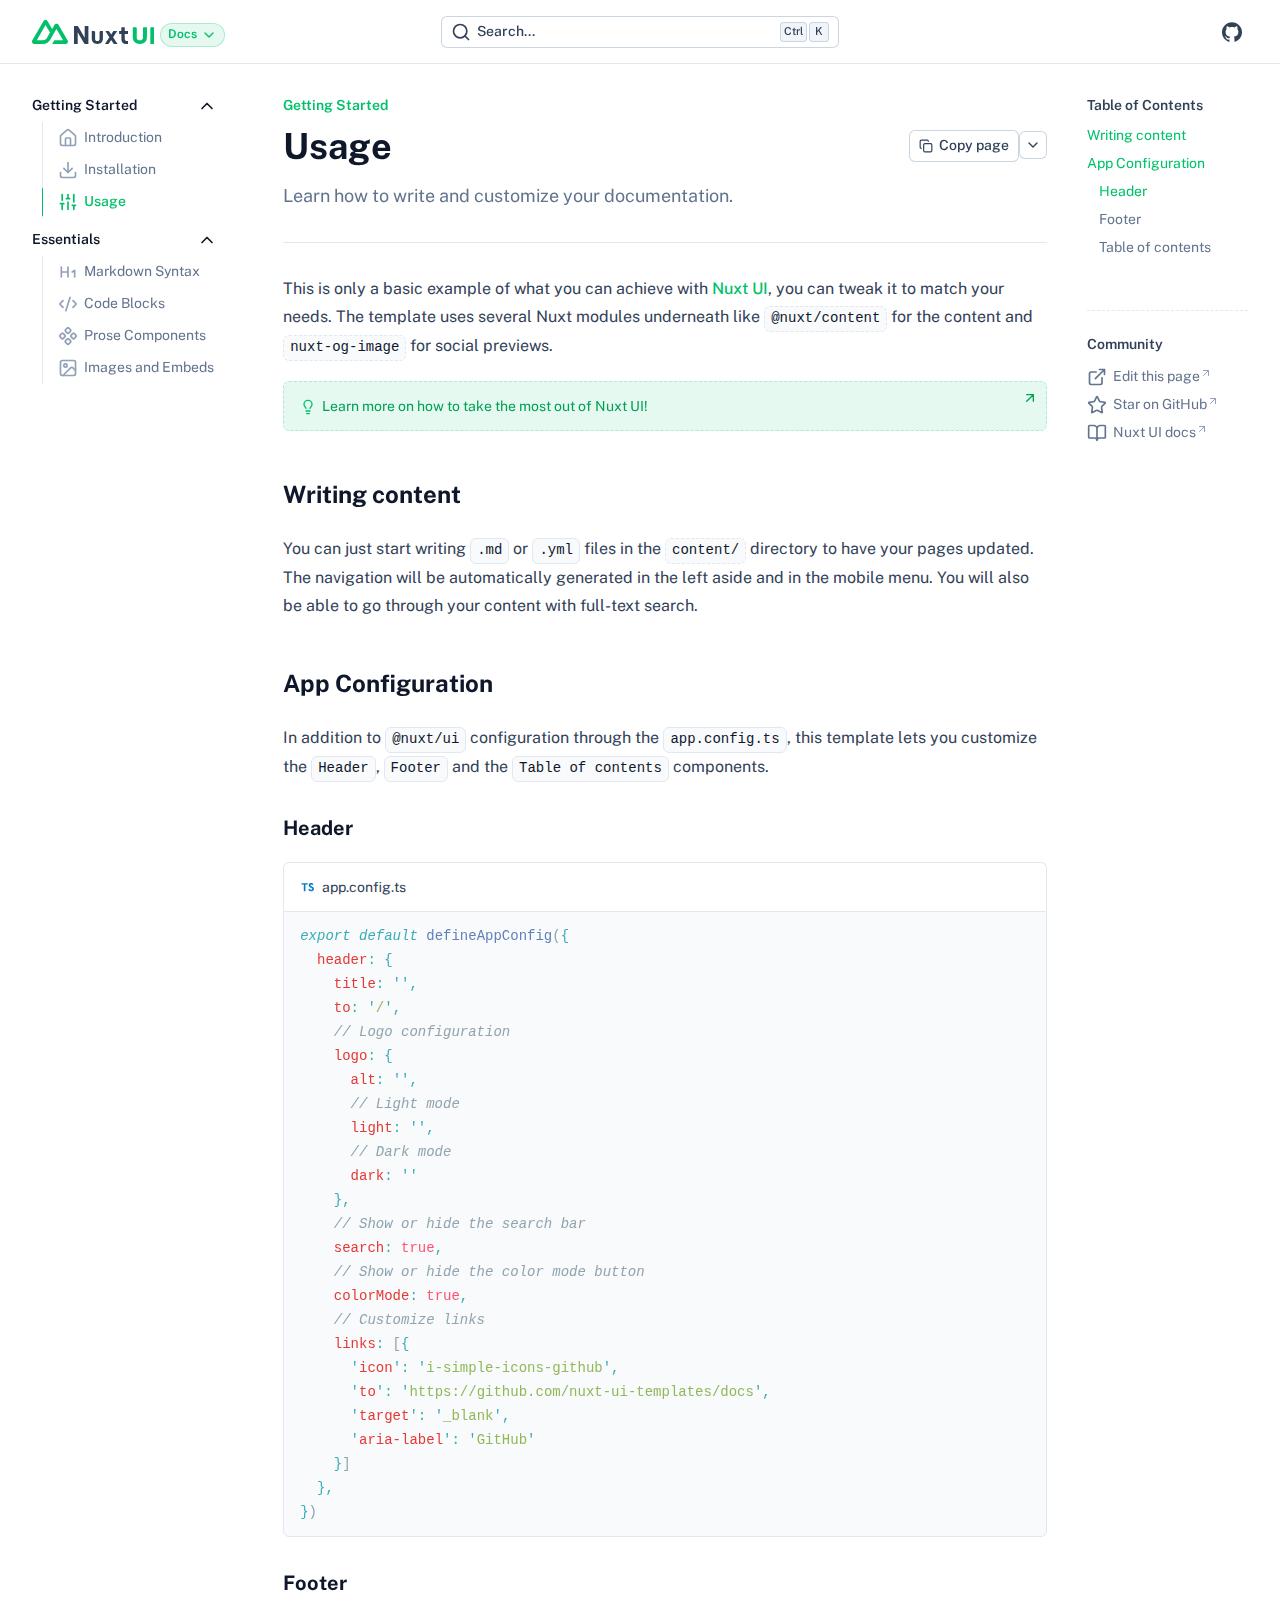
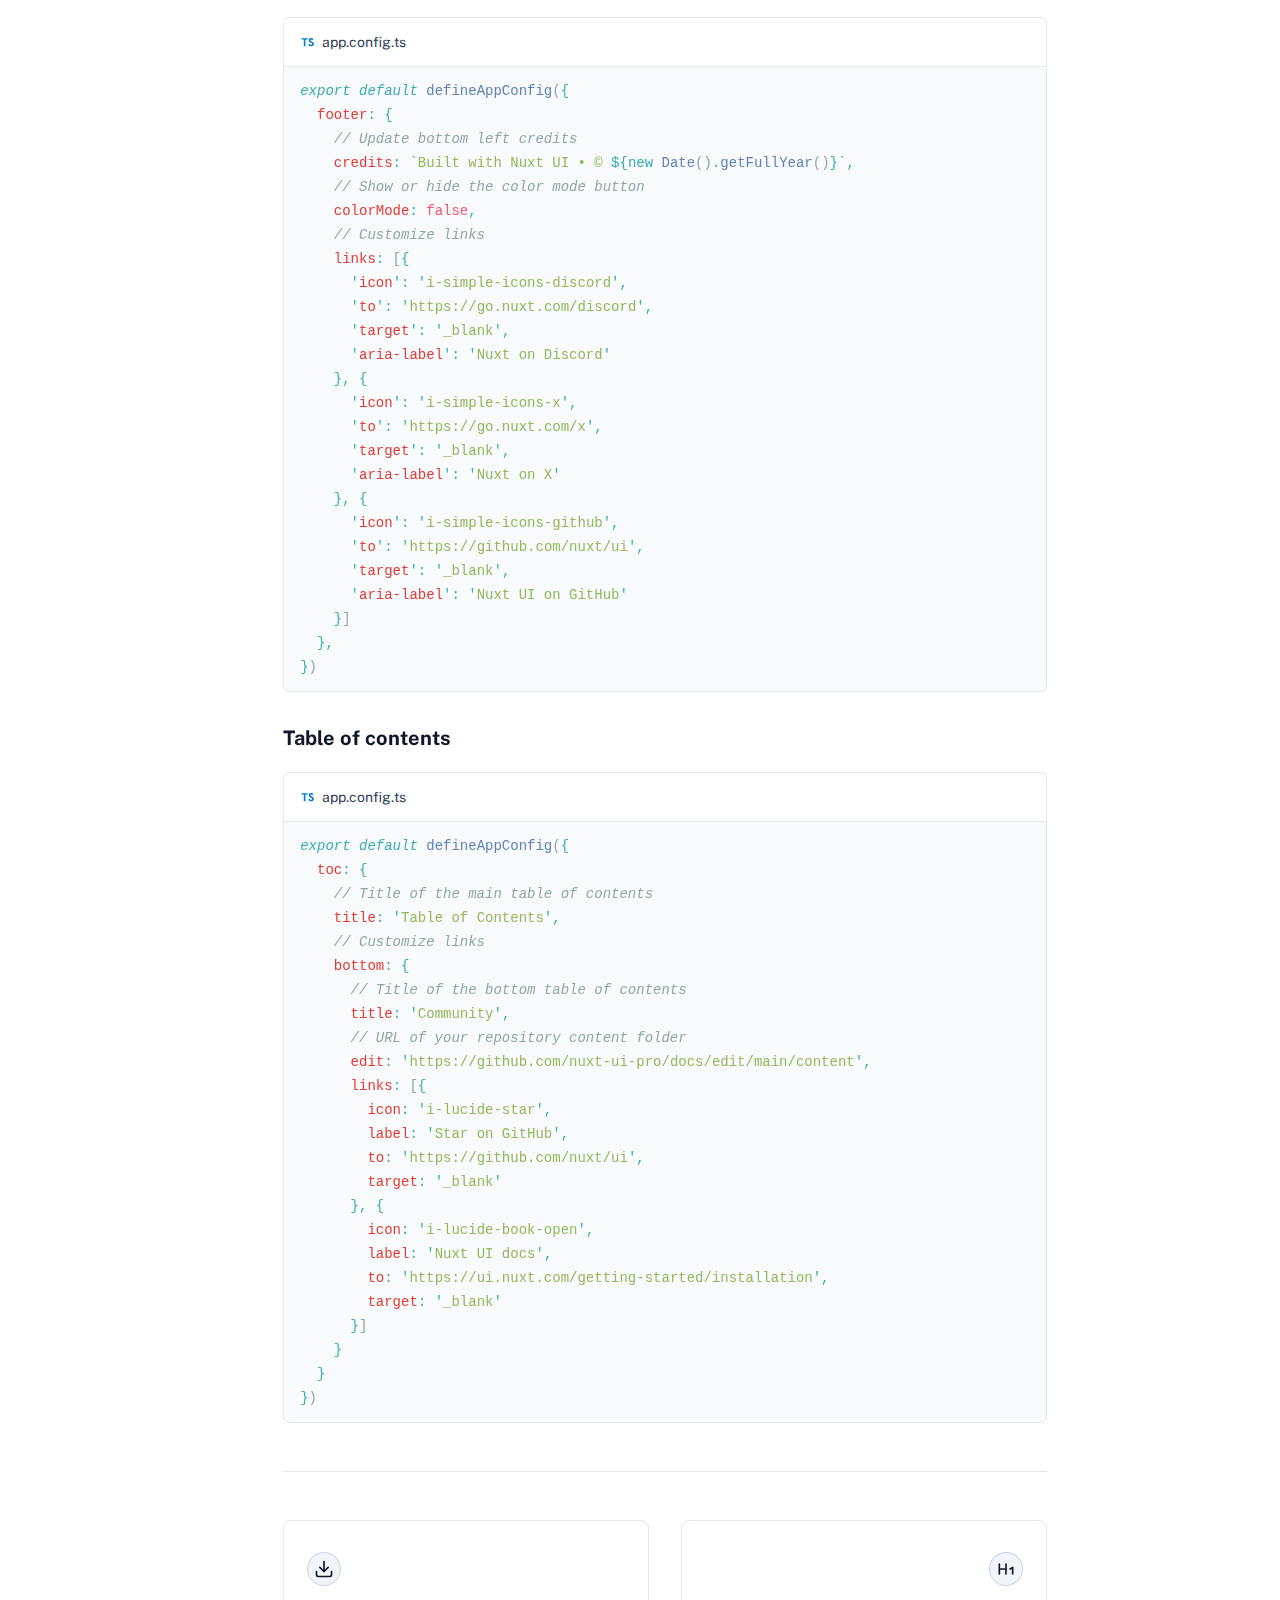
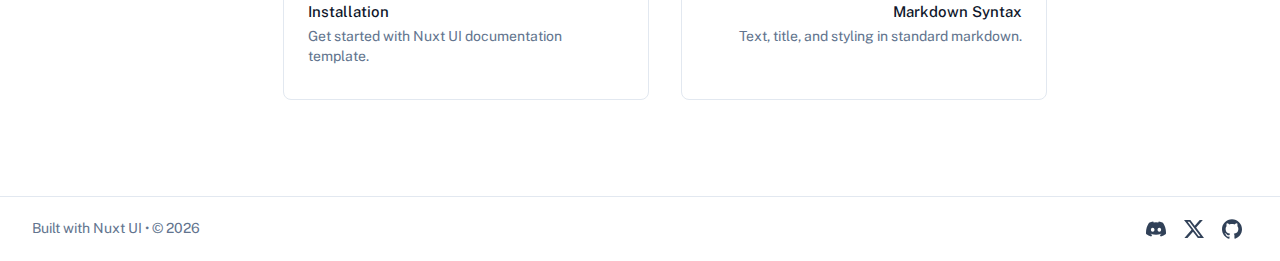
<file: getting-started/usage.html>
<!DOCTYPE html><html  lang="en"><head><meta charset="utf-8"><meta name="viewport" content="width=device-width, initial-scale=1"><style id="nuxt-ui-colors">@layer base {
  :root {
  --ui-color-primary-50: var(--color-green-50, oklch(98.2% 0.018 155.826));
  --ui-color-primary-100: var(--color-green-100, oklch(96.2% 0.044 156.743));
  --ui-color-primary-200: var(--color-green-200, oklch(92.5% 0.084 155.995));
  --ui-color-primary-300: var(--color-green-300, oklch(87.1% 0.15 154.449));
  --ui-color-primary-400: var(--color-green-400, oklch(79.2% 0.209 151.711));
  --ui-color-primary-500: var(--color-green-500, oklch(72.3% 0.219 149.579));
  --ui-color-primary-600: var(--color-green-600, oklch(62.7% 0.194 149.214));
  --ui-color-primary-700: var(--color-green-700, oklch(52.7% 0.154 150.069));
  --ui-color-primary-800: var(--color-green-800, oklch(44.8% 0.119 151.328));
  --ui-color-primary-900: var(--color-green-900, oklch(39.3% 0.095 152.535));
  --ui-color-primary-950: var(--color-green-950, oklch(26.6% 0.065 152.934));
  --ui-color-secondary-50: var(--color-blue-50, oklch(97% 0.014 254.604));
  --ui-color-secondary-100: var(--color-blue-100, oklch(93.2% 0.032 255.585));
  --ui-color-secondary-200: var(--color-blue-200, oklch(88.2% 0.059 254.128));
  --ui-color-secondary-300: var(--color-blue-300, oklch(80.9% 0.105 251.813));
  --ui-color-secondary-400: var(--color-blue-400, oklch(70.7% 0.165 254.624));
  --ui-color-secondary-500: var(--color-blue-500, oklch(62.3% 0.214 259.815));
  --ui-color-secondary-600: var(--color-blue-600, oklch(54.6% 0.245 262.881));
  --ui-color-secondary-700: var(--color-blue-700, oklch(48.8% 0.243 264.376));
  --ui-color-secondary-800: var(--color-blue-800, oklch(42.4% 0.199 265.638));
  --ui-color-secondary-900: var(--color-blue-900, oklch(37.9% 0.146 265.522));
  --ui-color-secondary-950: var(--color-blue-950, oklch(28.2% 0.091 267.935));
  --ui-color-success-50: var(--color-green-50, oklch(98.2% 0.018 155.826));
  --ui-color-success-100: var(--color-green-100, oklch(96.2% 0.044 156.743));
  --ui-color-success-200: var(--color-green-200, oklch(92.5% 0.084 155.995));
  --ui-color-success-300: var(--color-green-300, oklch(87.1% 0.15 154.449));
  --ui-color-success-400: var(--color-green-400, oklch(79.2% 0.209 151.711));
  --ui-color-success-500: var(--color-green-500, oklch(72.3% 0.219 149.579));
  --ui-color-success-600: var(--color-green-600, oklch(62.7% 0.194 149.214));
  --ui-color-success-700: var(--color-green-700, oklch(52.7% 0.154 150.069));
  --ui-color-success-800: var(--color-green-800, oklch(44.8% 0.119 151.328));
  --ui-color-success-900: var(--color-green-900, oklch(39.3% 0.095 152.535));
  --ui-color-success-950: var(--color-green-950, oklch(26.6% 0.065 152.934));
  --ui-color-info-50: var(--color-blue-50, oklch(97% 0.014 254.604));
  --ui-color-info-100: var(--color-blue-100, oklch(93.2% 0.032 255.585));
  --ui-color-info-200: var(--color-blue-200, oklch(88.2% 0.059 254.128));
  --ui-color-info-300: var(--color-blue-300, oklch(80.9% 0.105 251.813));
  --ui-color-info-400: var(--color-blue-400, oklch(70.7% 0.165 254.624));
  --ui-color-info-500: var(--color-blue-500, oklch(62.3% 0.214 259.815));
  --ui-color-info-600: var(--color-blue-600, oklch(54.6% 0.245 262.881));
  --ui-color-info-700: var(--color-blue-700, oklch(48.8% 0.243 264.376));
  --ui-color-info-800: var(--color-blue-800, oklch(42.4% 0.199 265.638));
  --ui-color-info-900: var(--color-blue-900, oklch(37.9% 0.146 265.522));
  --ui-color-info-950: var(--color-blue-950, oklch(28.2% 0.091 267.935));
  --ui-color-warning-50: var(--color-yellow-50, oklch(98.7% 0.026 102.212));
  --ui-color-warning-100: var(--color-yellow-100, oklch(97.3% 0.071 103.193));
  --ui-color-warning-200: var(--color-yellow-200, oklch(94.5% 0.129 101.54));
  --ui-color-warning-300: var(--color-yellow-300, oklch(90.5% 0.182 98.111));
  --ui-color-warning-400: var(--color-yellow-400, oklch(85.2% 0.199 91.936));
  --ui-color-warning-500: var(--color-yellow-500, oklch(79.5% 0.184 86.047));
  --ui-color-warning-600: var(--color-yellow-600, oklch(68.1% 0.162 75.834));
  --ui-color-warning-700: var(--color-yellow-700, oklch(55.4% 0.135 66.442));
  --ui-color-warning-800: var(--color-yellow-800, oklch(47.6% 0.114 61.907));
  --ui-color-warning-900: var(--color-yellow-900, oklch(42.1% 0.095 57.708));
  --ui-color-warning-950: var(--color-yellow-950, oklch(28.6% 0.066 53.813));
  --ui-color-error-50: var(--color-red-50, oklch(97.1% 0.013 17.38));
  --ui-color-error-100: var(--color-red-100, oklch(93.6% 0.032 17.717));
  --ui-color-error-200: var(--color-red-200, oklch(88.5% 0.062 18.334));
  --ui-color-error-300: var(--color-red-300, oklch(80.8% 0.114 19.571));
  --ui-color-error-400: var(--color-red-400, oklch(70.4% 0.191 22.216));
  --ui-color-error-500: var(--color-red-500, oklch(63.7% 0.237 25.331));
  --ui-color-error-600: var(--color-red-600, oklch(57.7% 0.245 27.325));
  --ui-color-error-700: var(--color-red-700, oklch(50.5% 0.213 27.518));
  --ui-color-error-800: var(--color-red-800, oklch(44.4% 0.177 26.899));
  --ui-color-error-900: var(--color-red-900, oklch(39.6% 0.141 25.723));
  --ui-color-error-950: var(--color-red-950, oklch(25.8% 0.092 26.042));
  --ui-color-neutral-50: var(--color-slate-50, oklch(98.4% 0.003 247.858));
  --ui-color-neutral-100: var(--color-slate-100, oklch(96.8% 0.007 247.896));
  --ui-color-neutral-200: var(--color-slate-200, oklch(92.9% 0.013 255.508));
  --ui-color-neutral-300: var(--color-slate-300, oklch(86.9% 0.022 252.894));
  --ui-color-neutral-400: var(--color-slate-400, oklch(70.4% 0.04 256.788));
  --ui-color-neutral-500: var(--color-slate-500, oklch(55.4% 0.046 257.417));
  --ui-color-neutral-600: var(--color-slate-600, oklch(44.6% 0.043 257.281));
  --ui-color-neutral-700: var(--color-slate-700, oklch(37.2% 0.044 257.287));
  --ui-color-neutral-800: var(--color-slate-800, oklch(27.9% 0.041 260.031));
  --ui-color-neutral-900: var(--color-slate-900, oklch(20.8% 0.042 265.755));
  --ui-color-neutral-950: var(--color-slate-950, oklch(12.9% 0.042 264.695));
  }
  :root, .light {
  --ui-primary: var(--ui-color-primary-500);
  --ui-secondary: var(--ui-color-secondary-500);
  --ui-success: var(--ui-color-success-500);
  --ui-info: var(--ui-color-info-500);
  --ui-warning: var(--ui-color-warning-500);
  --ui-error: var(--ui-color-error-500);
  }
  .dark {
  --ui-primary: var(--ui-color-primary-400);
  --ui-secondary: var(--ui-color-secondary-400);
  --ui-success: var(--ui-color-success-400);
  --ui-info: var(--ui-color-info-400);
  --ui-warning: var(--ui-color-warning-400);
  --ui-error: var(--ui-color-error-400);
  }
}</style><title>Usage - Nuxt Docs Template</title><style>/*! tailwindcss v4.1.13 | MIT License | https://tailwindcss.com */.shiki span.line{display:block}.shiki span.line.highlight{background-color:var(--ui-bg-accented);margin:0 -16px;padding:0 16px}@supports (color:color-mix(in lab,red,red)){.shiki span.line.highlight{background-color:color-mix(in oklab,var(--ui-bg-accented)50%,transparent)}}</style><link rel="stylesheet" href="/_nuxt/entry.XbS67Ejl.css" crossorigin><style>@layer components {:where(.i-lucide\:arrow-up-right){display:inline-block;width:1em;height:1em;background-color:currentColor;-webkit-mask-image:var(--svg);mask-image:var(--svg);-webkit-mask-repeat:no-repeat;mask-repeat:no-repeat;-webkit-mask-size:100% 100%;mask-size:100% 100%;--svg:url("data:image/svg+xml,%3Csvg xmlns='http://www.w3.org/2000/svg' viewBox='0 0 24 24' width='24' height='24'%3E%3Cpath fill='none' stroke='black' stroke-linecap='round' stroke-linejoin='round' stroke-width='2' d='M7 7h10v10M7 17L17 7'/%3E%3C/svg%3E")}:where(.i-lucide\:book-open){display:inline-block;width:1em;height:1em;background-color:currentColor;-webkit-mask-image:var(--svg);mask-image:var(--svg);-webkit-mask-repeat:no-repeat;mask-repeat:no-repeat;-webkit-mask-size:100% 100%;mask-size:100% 100%;--svg:url("data:image/svg+xml,%3Csvg xmlns='http://www.w3.org/2000/svg' viewBox='0 0 24 24' width='24' height='24'%3E%3Cpath fill='none' stroke='black' stroke-linecap='round' stroke-linejoin='round' stroke-width='2' d='M12 7v14m-9-3a1 1 0 0 1-1-1V4a1 1 0 0 1 1-1h5a4 4 0 0 1 4 4a4 4 0 0 1 4-4h5a1 1 0 0 1 1 1v13a1 1 0 0 1-1 1h-6a3 3 0 0 0-3 3a3 3 0 0 0-3-3z'/%3E%3C/svg%3E")}:where(.i-lucide\:chevron-down){display:inline-block;width:1em;height:1em;background-color:currentColor;-webkit-mask-image:var(--svg);mask-image:var(--svg);-webkit-mask-repeat:no-repeat;mask-repeat:no-repeat;-webkit-mask-size:100% 100%;mask-size:100% 100%;--svg:url("data:image/svg+xml,%3Csvg xmlns='http://www.w3.org/2000/svg' viewBox='0 0 24 24' width='24' height='24'%3E%3Cpath fill='none' stroke='black' stroke-linecap='round' stroke-linejoin='round' stroke-width='2' d='m6 9l6 6l6-6'/%3E%3C/svg%3E")}:where(.i-lucide\:code-xml){display:inline-block;width:1em;height:1em;background-color:currentColor;-webkit-mask-image:var(--svg);mask-image:var(--svg);-webkit-mask-repeat:no-repeat;mask-repeat:no-repeat;-webkit-mask-size:100% 100%;mask-size:100% 100%;--svg:url("data:image/svg+xml,%3Csvg xmlns='http://www.w3.org/2000/svg' viewBox='0 0 24 24' width='24' height='24'%3E%3Cpath fill='none' stroke='black' stroke-linecap='round' stroke-linejoin='round' stroke-width='2' d='m18 16l4-4l-4-4M6 8l-4 4l4 4m8.5-12l-5 16'/%3E%3C/svg%3E")}:where(.i-lucide\:component){display:inline-block;width:1em;height:1em;background-color:currentColor;-webkit-mask-image:var(--svg);mask-image:var(--svg);-webkit-mask-repeat:no-repeat;mask-repeat:no-repeat;-webkit-mask-size:100% 100%;mask-size:100% 100%;--svg:url("data:image/svg+xml,%3Csvg xmlns='http://www.w3.org/2000/svg' viewBox='0 0 24 24' width='24' height='24'%3E%3Cpath fill='none' stroke='black' stroke-linecap='round' stroke-linejoin='round' stroke-width='2' d='M15.536 11.293a1 1 0 0 0 0 1.414l2.376 2.377a1 1 0 0 0 1.414 0l2.377-2.377a1 1 0 0 0 0-1.414l-2.377-2.377a1 1 0 0 0-1.414 0zm-13.239 0a1 1 0 0 0 0 1.414l2.377 2.377a1 1 0 0 0 1.414 0l2.377-2.377a1 1 0 0 0 0-1.414L6.088 8.916a1 1 0 0 0-1.414 0zm6.619 6.619a1 1 0 0 0 0 1.415l2.377 2.376a1 1 0 0 0 1.414 0l2.377-2.376a1 1 0 0 0 0-1.415l-2.377-2.376a1 1 0 0 0-1.414 0zm0-13.238a1 1 0 0 0 0 1.414l2.377 2.376a1 1 0 0 0 1.414 0l2.377-2.376a1 1 0 0 0 0-1.414l-2.377-2.377a1 1 0 0 0-1.414 0z'/%3E%3C/svg%3E")}:where(.i-lucide\:copy){display:inline-block;width:1em;height:1em;background-color:currentColor;-webkit-mask-image:var(--svg);mask-image:var(--svg);-webkit-mask-repeat:no-repeat;mask-repeat:no-repeat;-webkit-mask-size:100% 100%;mask-size:100% 100%;--svg:url("data:image/svg+xml,%3Csvg xmlns='http://www.w3.org/2000/svg' viewBox='0 0 24 24' width='24' height='24'%3E%3Cg fill='none' stroke='black' stroke-linecap='round' stroke-linejoin='round' stroke-width='2'%3E%3Crect width='14' height='14' x='8' y='8' rx='2' ry='2'/%3E%3Cpath d='M4 16c-1.1 0-2-.9-2-2V4c0-1.1.9-2 2-2h10c1.1 0 2 .9 2 2'/%3E%3C/g%3E%3C/svg%3E")}:where(.i-lucide\:download){display:inline-block;width:1em;height:1em;background-color:currentColor;-webkit-mask-image:var(--svg);mask-image:var(--svg);-webkit-mask-repeat:no-repeat;mask-repeat:no-repeat;-webkit-mask-size:100% 100%;mask-size:100% 100%;--svg:url("data:image/svg+xml,%3Csvg xmlns='http://www.w3.org/2000/svg' viewBox='0 0 24 24' width='24' height='24'%3E%3Cg fill='none' stroke='black' stroke-linecap='round' stroke-linejoin='round' stroke-width='2'%3E%3Cpath d='M12 15V3m9 12v4a2 2 0 0 1-2 2H5a2 2 0 0 1-2-2v-4'/%3E%3Cpath d='m7 10l5 5l5-5'/%3E%3C/g%3E%3C/svg%3E")}:where(.i-lucide\:external-link){display:inline-block;width:1em;height:1em;background-color:currentColor;-webkit-mask-image:var(--svg);mask-image:var(--svg);-webkit-mask-repeat:no-repeat;mask-repeat:no-repeat;-webkit-mask-size:100% 100%;mask-size:100% 100%;--svg:url("data:image/svg+xml,%3Csvg xmlns='http://www.w3.org/2000/svg' viewBox='0 0 24 24' width='24' height='24'%3E%3Cpath fill='none' stroke='black' stroke-linecap='round' stroke-linejoin='round' stroke-width='2' d='M15 3h6v6m-11 5L21 3m-3 10v6a2 2 0 0 1-2 2H5a2 2 0 0 1-2-2V8a2 2 0 0 1 2-2h6'/%3E%3C/svg%3E")}:where(.i-lucide\:hash){display:inline-block;width:1em;height:1em;background-color:currentColor;-webkit-mask-image:var(--svg);mask-image:var(--svg);-webkit-mask-repeat:no-repeat;mask-repeat:no-repeat;-webkit-mask-size:100% 100%;mask-size:100% 100%;--svg:url("data:image/svg+xml,%3Csvg xmlns='http://www.w3.org/2000/svg' viewBox='0 0 24 24' width='24' height='24'%3E%3Cpath fill='none' stroke='black' stroke-linecap='round' stroke-linejoin='round' stroke-width='2' d='M4 9h16M4 15h16M10 3L8 21m8-18l-2 18'/%3E%3C/svg%3E")}:where(.i-lucide\:heading-1){display:inline-block;width:1em;height:1em;background-color:currentColor;-webkit-mask-image:var(--svg);mask-image:var(--svg);-webkit-mask-repeat:no-repeat;mask-repeat:no-repeat;-webkit-mask-size:100% 100%;mask-size:100% 100%;--svg:url("data:image/svg+xml,%3Csvg xmlns='http://www.w3.org/2000/svg' viewBox='0 0 24 24' width='24' height='24'%3E%3Cpath fill='none' stroke='black' stroke-linecap='round' stroke-linejoin='round' stroke-width='2' d='M4 12h8m-8 6V6m8 12V6m5 6l3-2v8'/%3E%3C/svg%3E")}:where(.i-lucide\:house){display:inline-block;width:1em;height:1em;background-color:currentColor;-webkit-mask-image:var(--svg);mask-image:var(--svg);-webkit-mask-repeat:no-repeat;mask-repeat:no-repeat;-webkit-mask-size:100% 100%;mask-size:100% 100%;--svg:url("data:image/svg+xml,%3Csvg xmlns='http://www.w3.org/2000/svg' viewBox='0 0 24 24' width='24' height='24'%3E%3Cg fill='none' stroke='black' stroke-linecap='round' stroke-linejoin='round' stroke-width='2'%3E%3Cpath d='M15 21v-8a1 1 0 0 0-1-1h-4a1 1 0 0 0-1 1v8'/%3E%3Cpath d='M3 10a2 2 0 0 1 .709-1.528l7-6a2 2 0 0 1 2.582 0l7 6A2 2 0 0 1 21 10v9a2 2 0 0 1-2 2H5a2 2 0 0 1-2-2z'/%3E%3C/g%3E%3C/svg%3E")}:where(.i-lucide\:image){display:inline-block;width:1em;height:1em;background-color:currentColor;-webkit-mask-image:var(--svg);mask-image:var(--svg);-webkit-mask-repeat:no-repeat;mask-repeat:no-repeat;-webkit-mask-size:100% 100%;mask-size:100% 100%;--svg:url("data:image/svg+xml,%3Csvg xmlns='http://www.w3.org/2000/svg' viewBox='0 0 24 24' width='24' height='24'%3E%3Cg fill='none' stroke='black' stroke-linecap='round' stroke-linejoin='round' stroke-width='2'%3E%3Crect width='18' height='18' x='3' y='3' rx='2' ry='2'/%3E%3Ccircle cx='9' cy='9' r='2'/%3E%3Cpath d='m21 15l-3.086-3.086a2 2 0 0 0-2.828 0L6 21'/%3E%3C/g%3E%3C/svg%3E")}:where(.i-lucide\:lightbulb){display:inline-block;width:1em;height:1em;background-color:currentColor;-webkit-mask-image:var(--svg);mask-image:var(--svg);-webkit-mask-repeat:no-repeat;mask-repeat:no-repeat;-webkit-mask-size:100% 100%;mask-size:100% 100%;--svg:url("data:image/svg+xml,%3Csvg xmlns='http://www.w3.org/2000/svg' viewBox='0 0 24 24' width='24' height='24'%3E%3Cpath fill='none' stroke='black' stroke-linecap='round' stroke-linejoin='round' stroke-width='2' d='M15 14c.2-1 .7-1.7 1.5-2.5c1-.9 1.5-2.2 1.5-3.5A6 6 0 0 0 6 8c0 1 .2 2.2 1.5 3.5c.7.7 1.3 1.5 1.5 2.5m0 4h6m-5 4h4'/%3E%3C/svg%3E")}:where(.i-lucide\:menu){display:inline-block;width:1em;height:1em;background-color:currentColor;-webkit-mask-image:var(--svg);mask-image:var(--svg);-webkit-mask-repeat:no-repeat;mask-repeat:no-repeat;-webkit-mask-size:100% 100%;mask-size:100% 100%;--svg:url("data:image/svg+xml,%3Csvg xmlns='http://www.w3.org/2000/svg' viewBox='0 0 24 24' width='24' height='24'%3E%3Cpath fill='none' stroke='black' stroke-linecap='round' stroke-linejoin='round' stroke-width='2' d='M4 5h16M4 12h16M4 19h16'/%3E%3C/svg%3E")}:where(.i-lucide\:search){display:inline-block;width:1em;height:1em;background-color:currentColor;-webkit-mask-image:var(--svg);mask-image:var(--svg);-webkit-mask-repeat:no-repeat;mask-repeat:no-repeat;-webkit-mask-size:100% 100%;mask-size:100% 100%;--svg:url("data:image/svg+xml,%3Csvg xmlns='http://www.w3.org/2000/svg' viewBox='0 0 24 24' width='24' height='24'%3E%3Cg fill='none' stroke='black' stroke-linecap='round' stroke-linejoin='round' stroke-width='2'%3E%3Cpath d='m21 21l-4.34-4.34'/%3E%3Ccircle cx='11' cy='11' r='8'/%3E%3C/g%3E%3C/svg%3E")}:where(.i-lucide\:sliders){display:inline-block;width:1em;height:1em;background-color:currentColor;-webkit-mask-image:var(--svg);mask-image:var(--svg);-webkit-mask-repeat:no-repeat;mask-repeat:no-repeat;-webkit-mask-size:100% 100%;mask-size:100% 100%;--svg:url("data:image/svg+xml,%3Csvg xmlns='http://www.w3.org/2000/svg' viewBox='0 0 24 24' width='24' height='24'%3E%3Cpath fill='none' stroke='black' stroke-linecap='round' stroke-linejoin='round' stroke-width='2' d='M10 8h4m-2 13v-9m0-4V3m5 13h4m-2-4V3m0 18v-5M3 14h4m-2-4V3m0 18v-7'/%3E%3C/svg%3E")}:where(.i-lucide\:star){display:inline-block;width:1em;height:1em;background-color:currentColor;-webkit-mask-image:var(--svg);mask-image:var(--svg);-webkit-mask-repeat:no-repeat;mask-repeat:no-repeat;-webkit-mask-size:100% 100%;mask-size:100% 100%;--svg:url("data:image/svg+xml,%3Csvg xmlns='http://www.w3.org/2000/svg' viewBox='0 0 24 24' width='24' height='24'%3E%3Cpath fill='none' stroke='black' stroke-linecap='round' stroke-linejoin='round' stroke-width='2' d='M11.525 2.295a.53.53 0 0 1 .95 0l2.31 4.679a2.12 2.12 0 0 0 1.595 1.16l5.166.756a.53.53 0 0 1 .294.904l-3.736 3.638a2.12 2.12 0 0 0-.611 1.878l.882 5.14a.53.53 0 0 1-.771.56l-4.618-2.428a2.12 2.12 0 0 0-1.973 0L6.396 21.01a.53.53 0 0 1-.77-.56l.881-5.139a2.12 2.12 0 0 0-.611-1.879L2.16 9.795a.53.53 0 0 1 .294-.906l5.165-.755a2.12 2.12 0 0 0 1.597-1.16z'/%3E%3C/svg%3E")}:where(.i-simple-icons\:discord){display:inline-block;width:1em;height:1em;background-color:currentColor;-webkit-mask-image:var(--svg);mask-image:var(--svg);-webkit-mask-repeat:no-repeat;mask-repeat:no-repeat;-webkit-mask-size:100% 100%;mask-size:100% 100%;--svg:url("data:image/svg+xml,%3Csvg xmlns='http://www.w3.org/2000/svg' viewBox='0 0 24 24' width='24' height='24'%3E%3Cpath fill='black' d='M20.317 4.37a19.8 19.8 0 0 0-4.885-1.515a.074.074 0 0 0-.079.037c-.21.375-.444.864-.608 1.25a18.3 18.3 0 0 0-5.487 0a13 13 0 0 0-.617-1.25a.08.08 0 0 0-.079-.037A19.7 19.7 0 0 0 3.677 4.37a.1.1 0 0 0-.032.027C.533 9.046-.32 13.58.099 18.057a.08.08 0 0 0 .031.057a19.9 19.9 0 0 0 5.993 3.03a.08.08 0 0 0 .084-.028a14 14 0 0 0 1.226-1.994a.076.076 0 0 0-.041-.106a13 13 0 0 1-1.872-.892a.077.077 0 0 1-.008-.128a10 10 0 0 0 .372-.292a.07.07 0 0 1 .077-.01c3.928 1.793 8.18 1.793 12.062 0a.07.07 0 0 1 .078.01q.181.149.373.292a.077.077 0 0 1-.006.127a12.3 12.3 0 0 1-1.873.892a.077.077 0 0 0-.041.107c.36.698.772 1.362 1.225 1.993a.08.08 0 0 0 .084.028a19.8 19.8 0 0 0 6.002-3.03a.08.08 0 0 0 .032-.054c.5-5.177-.838-9.674-3.549-13.66a.06.06 0 0 0-.031-.03M8.02 15.33c-1.182 0-2.157-1.085-2.157-2.419c0-1.333.956-2.419 2.157-2.419c1.21 0 2.176 1.096 2.157 2.42c0 1.333-.956 2.418-2.157 2.418m7.975 0c-1.183 0-2.157-1.085-2.157-2.419c0-1.333.955-2.419 2.157-2.419c1.21 0 2.176 1.096 2.157 2.42c0 1.333-.946 2.418-2.157 2.418'/%3E%3C/svg%3E")}:where(.i-simple-icons\:github){display:inline-block;width:1em;height:1em;background-color:currentColor;-webkit-mask-image:var(--svg);mask-image:var(--svg);-webkit-mask-repeat:no-repeat;mask-repeat:no-repeat;-webkit-mask-size:100% 100%;mask-size:100% 100%;--svg:url("data:image/svg+xml,%3Csvg xmlns='http://www.w3.org/2000/svg' viewBox='0 0 24 24' width='24' height='24'%3E%3Cpath fill='black' d='M12 .297c-6.63 0-12 5.373-12 12c0 5.303 3.438 9.8 8.205 11.385c.6.113.82-.258.82-.577c0-.285-.01-1.04-.015-2.04c-3.338.724-4.042-1.61-4.042-1.61C4.422 18.07 3.633 17.7 3.633 17.7c-1.087-.744.084-.729.084-.729c1.205.084 1.838 1.236 1.838 1.236c1.07 1.835 2.809 1.305 3.495.998c.108-.776.417-1.305.76-1.605c-2.665-.3-5.466-1.332-5.466-5.93c0-1.31.465-2.38 1.235-3.22c-.135-.303-.54-1.523.105-3.176c0 0 1.005-.322 3.3 1.23c.96-.267 1.98-.399 3-.405c1.02.006 2.04.138 3 .405c2.28-1.552 3.285-1.23 3.285-1.23c.645 1.653.24 2.873.12 3.176c.765.84 1.23 1.91 1.23 3.22c0 4.61-2.805 5.625-5.475 5.92c.42.36.81 1.096.81 2.22c0 1.606-.015 2.896-.015 3.286c0 .315.21.69.825.57C20.565 22.092 24 17.592 24 12.297c0-6.627-5.373-12-12-12'/%3E%3C/svg%3E")}:where(.i-simple-icons\:x){display:inline-block;width:1em;height:1em;background-color:currentColor;-webkit-mask-image:var(--svg);mask-image:var(--svg);-webkit-mask-repeat:no-repeat;mask-repeat:no-repeat;-webkit-mask-size:100% 100%;mask-size:100% 100%;--svg:url("data:image/svg+xml,%3Csvg xmlns='http://www.w3.org/2000/svg' viewBox='0 0 24 24' width='24' height='24'%3E%3Cpath fill='black' d='M18.901 1.153h3.68l-8.04 9.19L24 22.846h-7.406l-5.8-7.584l-6.638 7.584H.474l8.6-9.83L0 1.154h7.594l5.243 6.932ZM17.61 20.644h2.039L6.486 3.24H4.298Z'/%3E%3C/svg%3E")}:where(.i-vscode-icons\:file-type-typescript){display:inline-block;width:1em;height:1em;background-repeat:no-repeat;background-size:100% 100%;background-image:url("data:image/svg+xml,%3Csvg xmlns='http://www.w3.org/2000/svg' viewBox='0 0 32 32' width='32' height='32'%3E%3Cpath fill='%23007acc' d='M23.827 8.243a4.4 4.4 0 0 1 2.223 1.281a6 6 0 0 1 .852 1.143c.011.045-1.534 1.083-2.471 1.662c-.034.023-.169-.124-.322-.35a2.01 2.01 0 0 0-1.67-1c-1.077-.074-1.771.49-1.766 1.433a1.3 1.3 0 0 0 .153.666c.237.49.677.784 2.059 1.383c2.544 1.095 3.636 1.817 4.31 2.843a5.16 5.16 0 0 1 .416 4.333a4.76 4.76 0 0 1-3.932 2.815a11 11 0 0 1-2.708-.028a6.53 6.53 0 0 1-3.616-1.884a6.3 6.3 0 0 1-.926-1.371a3 3 0 0 1 .327-.208c.158-.09.756-.434 1.32-.761l1.024-.6l.214.312a4.8 4.8 0 0 0 1.35 1.292a3.3 3.3 0 0 0 3.458-.175a1.545 1.545 0 0 0 .2-1.974c-.276-.395-.84-.727-2.443-1.422a8.8 8.8 0 0 1-3.349-2.055a4.7 4.7 0 0 1-.976-1.777a7.1 7.1 0 0 1-.062-2.268a4.33 4.33 0 0 1 3.644-3.374a9 9 0 0 1 2.691.084m-8.343 1.483l.011 1.454h-4.63v13.148H7.6V11.183H2.97V9.755a14 14 0 0 1 .04-1.466c.017-.023 2.832-.034 6.245-.028l6.211.017Z'/%3E%3C/svg%3E")}}</style><link rel="preload" as="fetch" crossorigin="anonymous" href="/getting-started/usage/_payload.json?51838a46-f06b-4e18-a1fc-d0ca3bdd022e"><link rel="modulepreload" as="script" crossorigin href="/_nuxt/qLlrC_iX.js"><link rel="modulepreload" as="script" crossorigin href="/_nuxt/DUhfWcYJ.js"><link rel="modulepreload" as="script" crossorigin href="/_nuxt/IITnHcHw.js"><link rel="modulepreload" as="script" crossorigin href="/_nuxt/Dir5JKo0.js"><link rel="modulepreload" as="script" crossorigin href="/_nuxt/BAOzErK9.js"><link rel="modulepreload" as="script" crossorigin href="/_nuxt/BN_7HF1G.js"><link rel="modulepreload" as="script" crossorigin href="/_nuxt/PSIhwTMr.js"><link rel="modulepreload" as="script" crossorigin href="/_nuxt/N2nz5SLL.js"><link rel="modulepreload" as="script" crossorigin href="/_nuxt/CBLFGWxN.js"><link rel="modulepreload" as="script" crossorigin href="/_nuxt/DOLpgUhL.js"><link rel="modulepreload" as="script" crossorigin href="/_nuxt/CL2wk8b_.js"><link rel="modulepreload" as="script" crossorigin href="/_nuxt/D9asjt_X.js"><link rel="modulepreload" as="script" crossorigin href="/_nuxt/BfBDFkWI.js"><link rel="modulepreload" as="script" crossorigin href="/_nuxt/BQr6zgy2.js"><link rel="modulepreload" as="script" crossorigin href="/_nuxt/BXr-XXGm.js"><link rel="modulepreload" as="script" crossorigin href="/_nuxt/BKbEC2J9.js"><link rel="preload" as="fetch" fetchpriority="low" crossorigin="anonymous" href="/_nuxt/builds/meta/51838a46-f06b-4e18-a1fc-d0ca3bdd022e.json"><link rel="prefetch" as="style" crossorigin href="/_nuxt/index.ol6rdaHU.css"><link rel="prefetch" as="script" crossorigin href="/_nuxt/D4SaVC8C.js"><link rel="prefetch" as="script" crossorigin href="/_nuxt/CnrbOAfk.js"><link rel="prefetch" as="script" crossorigin href="/_nuxt/DHoPIw9Q.js"><link rel="prefetch" as="script" crossorigin href="/_nuxt/BUzzOICu.js"><meta property="og:image" content="/__og-image__/static/getting-started/usage/og.png"><meta property="og:image:type" content="image/png"><meta name="twitter:card" content="summary_large_image"><meta name="twitter:image" content="/__og-image__/static/getting-started/usage/og.png"><meta name="twitter:image:src" content="/__og-image__/static/getting-started/usage/og.png"><meta property="og:image:width" content="1200"><meta name="twitter:image:width" content="1200"><meta property="og:image:height" content="600"><meta name="twitter:image:height" content="600"><link rel="icon" href="/favicon.ico"><meta property="og:site_name" content="Nuxt Docs Template"><meta property="og:title" content="Usage"><meta name="description" content="Learn how to write and customize your documentation."><meta property="og:description" content="Learn how to write and customize your documentation."><script type="module" src="/_nuxt/qLlrC_iX.js" crossorigin></script><script>"use strict";(()=>{const t=window,e=document.documentElement,c=["dark","light"],n=getStorageValue("localStorage","nuxt-color-mode")||"system";let i=n==="system"?u():n;const r=e.getAttribute("data-color-mode-forced");r&&(i=r),l(i),t["__NUXT_COLOR_MODE__"]={preference:n,value:i,getColorScheme:u,addColorScheme:l,removeColorScheme:d};function l(o){const s=""+o+"",a="";e.classList?e.classList.add(s):e.className+=" "+s,a&&e.setAttribute("data-"+a,o)}function d(o){const s=""+o+"",a="";e.classList?e.classList.remove(s):e.className=e.className.replace(new RegExp(s,"g"),""),a&&e.removeAttribute("data-"+a)}function f(o){return t.matchMedia("(prefers-color-scheme"+o+")")}function u(){if(t.matchMedia&&f("").media!=="not all"){for(const o of c)if(f(":"+o).matches)return o}return"light"}})();function getStorageValue(t,e){switch(t){case"localStorage":return window.localStorage.getItem(e);case"sessionStorage":return window.sessionStorage.getItem(e);case"cookie":return getCookie(e);default:return null}}function getCookie(t){const c=("; "+window.document.cookie).split("; "+t+"=");if(c.length===2)return c.pop()?.split(";").shift()}</script></head><body><div id="__nuxt" class="isolate"><!--[--><!--[--><!--[--><!--[--><!--[--><div class="nuxt-loading-indicator" style="position:fixed;top:0;right:0;left:0;pointer-events:none;width:auto;height:3px;opacity:0;background:repeating-linear-gradient(to right,#00dc82 0%,#34cdfe 50%,#0047e1 100%);background-size:Infinity% auto;transform:scaleX(0%);transform-origin:left;transition:transform 0.1s, height 0.4s, opacity 0.4s;z-index:999999;"></div><!--[--><!----><!----><!----><header class="bg-default/75 backdrop-blur border-b border-default h-(--ui-header-height) sticky top-0 z-50"><!--[--><!--]--><div class="w-full max-w-(--ui-container) mx-auto px-4 sm:px-6 lg:px-8 flex items-center justify-between gap-3 h-full"><!--[--><div class="lg:flex-1 flex items-center gap-1.5"><!----><!--[--><a href="/" class=""><svg width="1020" height="200" viewbox="0 0 1020 200" fill="none" xmlns="http://www.w3.org/2000/svg" class="w-auto h-6 shrink-0"><path d="M377 200C379.16 200 381 198.209 381 196V103C381 103 386 112 395 127L434 194C435.785 197.74 439.744 200 443 200H470V50H443C441.202 50 439 51.4941 439 54V148L421 116L385 55C383.248 51.8912 379.479 50 376 50H350V200H377Z" fill="currentColor"></path><path d="M726 92H739C742.314 92 745 89.3137 745 86V60H773V92H800V116H773V159C773 169.5 778.057 174 787 174H800V200H783C759.948 200 745 185.071 745 160V116H726V92Z" fill="currentColor"></path><path d="M591 92V154C591 168.004 585.742 179.809 578 188C570.258 196.191 559.566 200 545 200C530.434 200 518.742 196.191 511 188C503.389 179.809 498 168.004 498 154V92H514C517.412 92 520.769 92.622 523 95C525.231 97.2459 526 98.5652 526 102V154C526 162.059 526.457 167.037 530 171C533.543 174.831 537.914 176 545 176C552.217 176 555.457 174.831 559 171C562.543 167.037 563 162.059 563 154V102C563 98.5652 563.769 96.378 566 94C567.96 91.9107 570.028 91.9599 573 92C573.411 92.0055 574.586 92 575 92H591Z" fill="currentColor"></path><path d="M676 144L710 92H684C680.723 92 677.812 93.1758 676 96L660 120L645 97C643.188 94.1758 639.277 92 636 92H611L645 143L608 200H634C637.25 200 640.182 196.787 642 194L660 167L679 195C680.818 197.787 683.75 200 687 200H713L676 144Z" fill="currentColor"></path><path d="M168 200H279C282.542 200 285.932 198.756 289 197C292.068 195.244 295.23 193.041 297 190C298.77 186.959 300.002 183.51 300 179.999C299.998 176.488 298.773 173.04 297 170.001L222 41C220.23 37.96 218.067 35.7552 215 34C211.933 32.2448 207.542 31 204 31C200.458 31 197.067 32.2448 194 34C190.933 35.7552 188.77 37.96 187 41L168 74L130 9.99764C128.228 6.95784 126.068 3.75491 123 2C119.932 0.245087 116.542 0 113 0C109.458 0 106.068 0.245087 103 2C99.9323 3.75491 96.7717 6.95784 95 9.99764L2 170.001C0.226979 173.04 0.00154312 176.488 1.90993e-06 179.999C-0.0015393 183.51 0.229648 186.959 2 190C3.77035 193.04 6.93245 195.244 10 197C13.0675 198.756 16.4578 200 20 200H90C117.737 200 137.925 187.558 152 164L186 105L204 74L259 168H186L168 200ZM89 168H40L113 42L150 105L125.491 147.725C116.144 163.01 105.488 168 89 168Z" fill="var(--ui-primary)"></path><path d="M958 60.0001H938C933.524 60.0001 929.926 59.9395 927 63C924.074 65.8905 925 67.5792 925 72V141C925 151.372 923.648 156.899 919 162C914.352 166.931 908.468 169 899 169C889.705 169 882.648 166.931 878 162C873.352 156.899 873 151.372 873 141V72.0001C873 67.5793 872.926 65.8906 870 63.0001C867.074 59.9396 863.476 60.0001 859 60.0001H840V141C840 159.023 845.016 173.458 855 184C865.156 194.542 879.893 200 899 200C918.107 200 932.844 194.542 943 184C953.156 173.458 958 159.023 958 141V60.0001Z" fill="var(--ui-primary)"></path><path fill-rule="evenodd" clip-rule="evenodd" d="M1000 60.0233L1020 60V77L1020 128V156.007L1020 181L1020 189.004C1020 192.938 1019.98 194.429 1017 197.001C1014.02 199.725 1009.56 200 1005 200H986.001V181.006L986 130.012V70.0215C986 66.1576 986.016 64.5494 989 62.023C991.819 59.6358 995.437 60.0233 1000 60.0233Z" fill="var(--ui-primary)"></path></svg></a><!--[--><!--[--><!--[--><!--[--><!--[--><button type="button" id="reka-dropdown-menu-trigger-v-0-0" aria-haspopup="menu" aria-expanded="false" data-state="closed" class="inline-flex items-center disabled:cursor-not-allowed aria-disabled:cursor-not-allowed disabled:opacity-75 aria-disabled:opacity-75 transition-colors px-2 py-1 text-xs gap-1 text-primary ring ring-inset ring-primary/25 bg-primary/10 hover:bg-primary/15 active:bg-primary/15 disabled:bg-primary/10 aria-disabled:bg-primary/10 focus:outline-none focus-visible:ring-2 focus-visible:ring-primary -mb-[6px] font-semibold rounded-full truncate"><!--[--><!--[--><!----><!--]--><!--[--><span class="truncate">Docs</span><!--]--><!--[--><span class="iconify i-lucide:chevron-down shrink-0 size-4 transition-transform duration-200" aria-hidden="true" style=""></span><!--]--><!--]--></button><!--]--><!--]--><!--[--><!----><!--v-if--><!--]--><!--]--><!--]--><!--]--><!--]--></div><div class="hidden lg:flex flex-1"><!--[--><!--[--><!----><!--[--><!--[--><button type="button" class="rounded-md font-medium inline-flex items-center disabled:cursor-not-allowed aria-disabled:cursor-not-allowed disabled:opacity-75 aria-disabled:opacity-75 transition-colors px-2.5 py-1.5 text-sm gap-1.5 ring ring-inset ring-accented text-default bg-default hover:bg-elevated active:bg-elevated disabled:bg-default aria-disabled:bg-default focus:outline-none focus-visible:ring-2 focus-visible:ring-inverted w-full"><!--[--><!--[--><span class="iconify i-lucide:search shrink-0 size-5" aria-hidden="true" style=""></span><!--]--><!--[--><span class="truncate">Search...</span><!--]--><!--[--><div class="hidden lg:flex items-center gap-0.5 ms-auto"><!--[--><!--[--><kbd class="inline-flex items-center justify-center px-1 rounded-sm font-medium font-sans h-5 min-w-[20px] text-[11px] ring ring-inset ring-accented text-default bg-elevated"><!--[--> <!--]--></kbd><kbd class="inline-flex items-center justify-center px-1 rounded-sm font-medium font-sans h-5 min-w-[20px] text-[11px] ring ring-inset ring-accented text-default bg-elevated"><!--[-->K<!--]--></kbd><!--]--><!--]--></div><!--]--><!--]--></button><!--]--><!--]--><!--]--><!--]--></div><div class="flex items-center justify-end lg:flex-1 gap-1.5"><!--[--><!--[--><!----><!--[--><!--[--><button type="button" aria-label="Search..." class="rounded-md font-medium inline-flex items-center disabled:cursor-not-allowed aria-disabled:cursor-not-allowed disabled:opacity-75 aria-disabled:opacity-75 transition-colors text-sm gap-1.5 text-default hover:bg-elevated active:bg-elevated focus:outline-none focus-visible:bg-elevated hover:disabled:bg-transparent dark:hover:disabled:bg-transparent hover:aria-disabled:bg-transparent dark:hover:aria-disabled:bg-transparent p-1.5 lg:hidden"><!--[--><!--[--><span class="iconify i-lucide:search shrink-0 size-5" aria-hidden="true" style=""></span><!--]--><!--[--><!----><!--]--><!--[--><!----><!--]--><!--]--></button><!--]--><!--]--><!--]--><!--[--><!--[--><div class="size-8"></div><!--]--><!--]--><!--[--><!--[--><!--[--><a href="https://github.com/nuxt-ui-templates/docs" rel="noopener noreferrer" target="_blank" aria-label="GitHub" class="rounded-md font-medium inline-flex items-center disabled:cursor-not-allowed aria-disabled:cursor-not-allowed disabled:opacity-75 aria-disabled:opacity-75 transition-colors text-sm gap-1.5 text-default hover:bg-elevated active:bg-elevated focus:outline-none focus-visible:bg-elevated hover:disabled:bg-transparent dark:hover:disabled:bg-transparent hover:aria-disabled:bg-transparent dark:hover:aria-disabled:bg-transparent p-1.5"><!--[--><!--[--><span class="iconify i-simple-icons:github shrink-0 size-5" aria-hidden="true" style=""></span><!--]--><!--[--><!----><!--]--><!--[--><!----><!--]--><!--]--></a><!--]--><!--]--><!--]--><!--]--><!--[--><!--[--><!--[--><button type="button" aria-label="Open menu" class="rounded-md font-medium inline-flex items-center disabled:cursor-not-allowed aria-disabled:cursor-not-allowed disabled:opacity-75 aria-disabled:opacity-75 transition-colors text-sm gap-1.5 text-default hover:bg-elevated active:bg-elevated focus:outline-none focus-visible:bg-elevated hover:disabled:bg-transparent dark:hover:disabled:bg-transparent hover:aria-disabled:bg-transparent dark:hover:aria-disabled:bg-transparent p-1.5 lg:hidden -me-1.5"><!--[--><!--[--><span class="iconify i-lucide:menu shrink-0 size-5" aria-hidden="true" style=""></span><!--]--><!--[--><!----><!--]--><!--[--><!----><!--]--><!--]--></button><!--]--><!--]--><!--]--></div><!--]--></div><!--[--><!--]--></header><!--[--><!----><!--v-if--><!--]--><!--]--><main class="min-h-[calc(100vh-var(--ui-header-height))]"><!--[--><div class="w-full max-w-(--ui-container) mx-auto px-4 sm:px-6 lg:px-8"><!--[--><div class="flex flex-col lg:grid lg:grid-cols-10 lg:gap-10"><aside class="hidden overflow-y-auto lg:block lg:max-h-[calc(100vh-var(--ui-header-height))] lg:sticky lg:top-(--ui-header-height) py-8 lg:ps-4 lg:-ms-4 lg:pe-6.5 lg:col-span-2"><div class="relative"><!----><!--[--><!--[--><!----><nav><ul class="isolate -mx-2.5 -mt-1.5"><!--[--><!--[--><!--[--><li data-state="open" data-orientation="vertical" class="flex flex-col data-[state=open]:mb-1.5"><!--[--><!--[--><button type="button" aria-controls aria-expanded="true" data-state="open" id="reka-accordion-trigger-v-0-5-0" data-reka-collection-item data-orientation="vertical" class="group relative w-full px-2.5 py-1.5 before:inset-y-px before:inset-x-0 flex items-center gap-1.5 text-sm before:absolute before:z-[-1] before:rounded-md focus:outline-none focus-visible:outline-none focus-visible:before:ring-inset focus-visible:before:ring-2 focus-visible:before:ring-primary text-muted hover:text-highlighted hover:before:bg-elevated/50 data-[state=open]:text-highlighted transition-colors before:transition-colors font-semibold focus-visible:ring-primary"><!--[--><!--[--><!--[--><!--[--><!----><!--]--><span class="truncate"><!--[-->Getting Started<!--]--><!----></span><span class="ms-auto inline-flex gap-1.5 items-center"><!--[--><!----><span class="iconify i-lucide:chevron-down size-5 transform transition-transform duration-200 shrink-0 group-data-[state=open]:rotate-180" aria-hidden="true" style=""></span><!--]--></span><!--]--><!--]--><!--]--></button><div role="region" aria-labelledby="reka-accordion-trigger-v-0-5-0" data-orientation="vertical" style="--reka-accordion-content-width:var(--reka-collapsible-content-width);--reka-accordion-content-height:var(--reka-collapsible-content-height);--reka-collapsible-content-height:0px;--reka-collapsible-content-width:0px;" class="data-[state=open]:animate-[accordion-down_200ms_ease-out] data-[state=closed]:animate-[accordion-up_200ms_ease-out] overflow-hidden focus:outline-none" id="reka-collapsible-content-v-0-5-1"><!--[--><!--[--><!--[--><!----><ul class="ms-5 border-s border-default"><!--[--><!--[--><!--[--><li class="ps-1.5 -ms-px"><!--[--><a href="/getting-started" class="group relative w-full px-2.5 py-1.5 before:inset-y-px before:inset-x-0 flex items-center gap-1.5 text-sm before:absolute before:z-[-1] before:rounded-md focus:outline-none focus-visible:outline-none focus-visible:before:ring-inset focus-visible:before:ring-2 focus-visible:before:ring-primary text-muted after:absolute after:-left-1.5 after:inset-y-0.5 after:block after:w-px after:rounded-full after:transition-colors hover:text-highlighted hover:before:bg-elevated/50 data-[state=open]:text-highlighted transition-colors before:transition-colors"><!--[--><!--[--><!--[--><span class="iconify i-lucide:house shrink-0 size-5 text-dimmed group-hover:text-default group-data-[state=open]:text-default transition-colors" aria-hidden="true" style=""></span><!--]--><span class="truncate"><!--[-->Introduction<!--]--><!----></span><!----><!--]--><!--]--></a><!--]--></li><!--]--><!--[--><li class="ps-1.5 -ms-px"><!--[--><a href="/getting-started/installation" class="group relative w-full px-2.5 py-1.5 before:inset-y-px before:inset-x-0 flex items-center gap-1.5 text-sm before:absolute before:z-[-1] before:rounded-md focus:outline-none focus-visible:outline-none focus-visible:before:ring-inset focus-visible:before:ring-2 focus-visible:before:ring-primary text-muted after:absolute after:-left-1.5 after:inset-y-0.5 after:block after:w-px after:rounded-full after:transition-colors hover:text-highlighted hover:before:bg-elevated/50 data-[state=open]:text-highlighted transition-colors before:transition-colors"><!--[--><!--[--><!--[--><span class="iconify i-lucide:download shrink-0 size-5 text-dimmed group-hover:text-default group-data-[state=open]:text-default transition-colors" aria-hidden="true" style=""></span><!--]--><span class="truncate"><!--[-->Installation<!--]--><!----></span><!----><!--]--><!--]--></a><!--]--></li><!--]--><!--[--><li class="ps-1.5 -ms-px"><!--[--><a href="/getting-started/usage" class="group relative w-full px-2.5 py-1.5 before:inset-y-px before:inset-x-0 flex items-center gap-1.5 text-sm before:absolute before:z-[-1] before:rounded-md focus:outline-none focus-visible:outline-none focus-visible:before:ring-inset focus-visible:before:ring-2 focus-visible:before:ring-primary font-medium after:absolute after:-left-1.5 after:inset-y-0.5 after:block after:w-px after:rounded-full after:transition-colors text-primary hover:before:bg-elevated/50 before:transition-colors after:bg-primary"><!--[--><!--[--><!--[--><span class="iconify i-lucide:sliders shrink-0 size-5 text-primary group-data-[state=open]:text-primary" aria-hidden="true" style=""></span><!--]--><span class="truncate"><!--[-->Usage<!--]--><!----></span><!----><!--]--><!--]--></a><!--]--></li><!--]--><!--]--><!--]--></ul><!--]--><!--]--><!--]--></div><!--]--><!--]--></li><!--]--><!--[--><li data-state="open" data-orientation="vertical" class="flex flex-col data-[state=open]:mb-1.5"><!--[--><!--[--><button type="button" aria-controls aria-expanded="true" data-state="open" id="reka-accordion-trigger-v-0-5-2" data-reka-collection-item data-orientation="vertical" class="group relative w-full px-2.5 py-1.5 before:inset-y-px before:inset-x-0 flex items-center gap-1.5 text-sm before:absolute before:z-[-1] before:rounded-md focus:outline-none focus-visible:outline-none focus-visible:before:ring-inset focus-visible:before:ring-2 focus-visible:before:ring-primary text-muted hover:text-highlighted hover:before:bg-elevated/50 data-[state=open]:text-highlighted transition-colors before:transition-colors font-semibold focus-visible:ring-primary"><!--[--><!--[--><!--[--><!--[--><!----><!--]--><span class="truncate"><!--[-->Essentials<!--]--><!----></span><span class="ms-auto inline-flex gap-1.5 items-center"><!--[--><!----><span class="iconify i-lucide:chevron-down size-5 transform transition-transform duration-200 shrink-0 group-data-[state=open]:rotate-180" aria-hidden="true" style=""></span><!--]--></span><!--]--><!--]--><!--]--></button><div role="region" aria-labelledby="reka-accordion-trigger-v-0-5-2" data-orientation="vertical" style="--reka-accordion-content-width:var(--reka-collapsible-content-width);--reka-accordion-content-height:var(--reka-collapsible-content-height);--reka-collapsible-content-height:0px;--reka-collapsible-content-width:0px;" class="data-[state=open]:animate-[accordion-down_200ms_ease-out] data-[state=closed]:animate-[accordion-up_200ms_ease-out] overflow-hidden focus:outline-none" id="reka-collapsible-content-v-0-5-3"><!--[--><!--[--><!--[--><!----><ul class="ms-5 border-s border-default"><!--[--><!--[--><!--[--><li class="ps-1.5 -ms-px"><!--[--><a href="/essentials/markdown-syntax" class="group relative w-full px-2.5 py-1.5 before:inset-y-px before:inset-x-0 flex items-center gap-1.5 text-sm before:absolute before:z-[-1] before:rounded-md focus:outline-none focus-visible:outline-none focus-visible:before:ring-inset focus-visible:before:ring-2 focus-visible:before:ring-primary text-muted after:absolute after:-left-1.5 after:inset-y-0.5 after:block after:w-px after:rounded-full after:transition-colors hover:text-highlighted hover:before:bg-elevated/50 data-[state=open]:text-highlighted transition-colors before:transition-colors"><!--[--><!--[--><!--[--><span class="iconify i-lucide:heading-1 shrink-0 size-5 text-dimmed group-hover:text-default group-data-[state=open]:text-default transition-colors" aria-hidden="true" style=""></span><!--]--><span class="truncate"><!--[-->Markdown Syntax<!--]--><!----></span><!----><!--]--><!--]--></a><!--]--></li><!--]--><!--[--><li class="ps-1.5 -ms-px"><!--[--><a href="/essentials/code-blocks" class="group relative w-full px-2.5 py-1.5 before:inset-y-px before:inset-x-0 flex items-center gap-1.5 text-sm before:absolute before:z-[-1] before:rounded-md focus:outline-none focus-visible:outline-none focus-visible:before:ring-inset focus-visible:before:ring-2 focus-visible:before:ring-primary text-muted after:absolute after:-left-1.5 after:inset-y-0.5 after:block after:w-px after:rounded-full after:transition-colors hover:text-highlighted hover:before:bg-elevated/50 data-[state=open]:text-highlighted transition-colors before:transition-colors"><!--[--><!--[--><!--[--><span class="iconify i-lucide:code-xml shrink-0 size-5 text-dimmed group-hover:text-default group-data-[state=open]:text-default transition-colors" aria-hidden="true" style=""></span><!--]--><span class="truncate"><!--[-->Code Blocks<!--]--><!----></span><!----><!--]--><!--]--></a><!--]--></li><!--]--><!--[--><li class="ps-1.5 -ms-px"><!--[--><a href="/essentials/prose-components" class="group relative w-full px-2.5 py-1.5 before:inset-y-px before:inset-x-0 flex items-center gap-1.5 text-sm before:absolute before:z-[-1] before:rounded-md focus:outline-none focus-visible:outline-none focus-visible:before:ring-inset focus-visible:before:ring-2 focus-visible:before:ring-primary text-muted after:absolute after:-left-1.5 after:inset-y-0.5 after:block after:w-px after:rounded-full after:transition-colors hover:text-highlighted hover:before:bg-elevated/50 data-[state=open]:text-highlighted transition-colors before:transition-colors"><!--[--><!--[--><!--[--><span class="iconify i-lucide:component shrink-0 size-5 text-dimmed group-hover:text-default group-data-[state=open]:text-default transition-colors" aria-hidden="true" style=""></span><!--]--><span class="truncate"><!--[-->Prose Components<!--]--><!----></span><!----><!--]--><!--]--></a><!--]--></li><!--]--><!--[--><li class="ps-1.5 -ms-px"><!--[--><a href="/essentials/images-embeds" class="group relative w-full px-2.5 py-1.5 before:inset-y-px before:inset-x-0 flex items-center gap-1.5 text-sm before:absolute before:z-[-1] before:rounded-md focus:outline-none focus-visible:outline-none focus-visible:before:ring-inset focus-visible:before:ring-2 focus-visible:before:ring-primary text-muted after:absolute after:-left-1.5 after:inset-y-0.5 after:block after:w-px after:rounded-full after:transition-colors hover:text-highlighted hover:before:bg-elevated/50 data-[state=open]:text-highlighted transition-colors before:transition-colors"><!--[--><!--[--><!--[--><span class="iconify i-lucide:image shrink-0 size-5 text-dimmed group-hover:text-default group-data-[state=open]:text-default transition-colors" aria-hidden="true" style=""></span><!--]--><span class="truncate"><!--[-->Images and Embeds<!--]--><!----></span><!----><!--]--><!--]--></a><!--]--></li><!--]--><!--]--><!--]--></ul><!--]--><!--]--><!--]--></div><!--]--><!--]--></li><!--]--><!--]--><!--]--></ul></nav><!--]--><!--]--><!--[--><!--]--></div></aside><div class="lg:col-span-8"><!--[--><!--[--><div class="flex flex-col lg:grid lg:grid-cols-10 lg:gap-10"><!----><div class="lg:col-span-8"><!--[--><div class="relative border-b border-default py-8"><div class="mb-2.5 text-sm font-semibold text-primary flex items-center gap-1.5"><!--[-->Getting Started<!--]--></div><div class=""><div class="flex flex-col lg:flex-row lg:items-center lg:justify-between gap-4"><h1 class="text-3xl sm:text-4xl text-pretty font-bold text-highlighted"><!--[-->Usage<!--]--></h1><div class="flex flex-wrap items-center gap-1.5"><!--[--><!--[--><!--]--><!----><!--]--></div></div><div class="text-lg text-pretty text-muted mt-4"><!--[-->Learn how to write and customize your documentation.<!--]--></div><!--[--><!--]--></div></div><div class="mt-8 pb-24 space-y-12"><!--[--><div><p class="my-5 leading-7 text-pretty"><!--[-->This is only a basic example of what you can achieve with <!--[--><a href="https://ui.nuxt.com" rel="nofollow" class="text-primary border-b border-transparent hover:border-primary font-medium focus-visible:outline-primary [&amp;&gt;code]:border-dashed hover:[&amp;&gt;code]:border-primary hover:[&amp;&gt;code]:text-primary transition-colors [&amp;&gt;code]:transition-colors"><!--[--><!--[--><!--[-->Nuxt UI<!--]--><!--]--><!--]--></a><!--]-->, you can tweak it to match your needs. The template uses several Nuxt modules underneath like <!--[--><a href="https://content.nuxt.com" rel="nofollow" class="text-primary border-b border-transparent hover:border-primary font-medium focus-visible:outline-primary [&amp;&gt;code]:border-dashed hover:[&amp;&gt;code]:border-primary hover:[&amp;&gt;code]:text-primary transition-colors [&amp;&gt;code]:transition-colors"><!--[--><!--[--><!--[--><code class="px-1.5 py-0.5 text-sm font-mono font-medium rounded-md inline-block border border-muted text-highlighted bg-muted"><!--[-->@nuxt/content<!--]--></code><!--]--><!--]--><!--]--></a><!--]--> for the content and <!--[--><a href="https://nuxtseo.com/og-image/getting-started/installation" rel="nofollow" class="text-primary border-b border-transparent hover:border-primary font-medium focus-visible:outline-primary [&amp;&gt;code]:border-dashed hover:[&amp;&gt;code]:border-primary hover:[&amp;&gt;code]:text-primary transition-colors [&amp;&gt;code]:transition-colors"><!--[--><!--[--><!--[--><code class="px-1.5 py-0.5 text-sm font-mono font-medium rounded-md inline-block border border-muted text-highlighted bg-muted"><!--[-->nuxt-og-image<!--]--></code><!--]--><!--]--><!--]--></a><!--]--> for social previews.<!--]--></p><div class="group relative block px-4 py-3 rounded-md text-sm/6 my-5 last:mb-0 [&amp;_code]:text-xs/5 [&amp;_code]:bg-default [&amp;_pre]:bg-default [&amp;&gt;div]:my-2.5 [&amp;_ul]:my-2.5 [&amp;_ol]:my-2.5 [&amp;&gt;*]:last:!mb-0 [&amp;_ul]:ps-4.5 [&amp;_ol]:ps-4.5 [&amp;_li]:my-0 transition-colors border border-success/25 bg-success/10 text-success-600 dark:text-success-300 [&amp;_a]:text-success [&amp;_a]:hover:border-success [&amp;_code]:text-success-600 dark:[&amp;_code]:text-success-300 [&amp;_code]:border-success/25 [&amp;_a]:hover:[&amp;&gt;code]:border-success [&amp;_a]:hover:[&amp;&gt;code]:text-success [&amp;&gt;ul]:marker:text-success/50 border-dashed hover:border-success"><!--[--><a href="https://ui.nuxt.com/getting-started/installation" tabindex="-1" rel="noopener noreferrer" target="_blank" class="focus:outline-none"><!--[--><!--[--><span class="absolute inset-0" aria-hidden="true"></span><!--]--><!--]--></a><!--]--><span class="iconify i-lucide:lightbulb size-4 shrink-0 align-sub me-1.5 transition-colors text-success" aria-hidden="true" style=""></span><span class="iconify i-lucide:arrow-up-right size-4 align-top absolute right-2 top-2 pointer-events-none transition-colors text-success-600 dark:text-success-300 group-hover:text-success" aria-hidden="true" style=""></span><!--[--><!--[-->Learn more on how to take the most out of Nuxt UI!<!--]--><!--]--></div><h2 id="writing-content" class="relative text-2xl text-highlighted font-bold mt-12 mb-6 scroll-mt-[calc(48px+45px+var(--ui-header-height))] lg:scroll-mt-[calc(48px+var(--ui-header-height))] [&amp;&gt;a]:focus-visible:outline-primary [&amp;&gt;a&gt;code]:border-dashed hover:[&amp;&gt;a&gt;code]:border-primary hover:[&amp;&gt;a&gt;code]:text-primary [&amp;&gt;a&gt;code]:text-xl/7 [&amp;&gt;a&gt;code]:font-bold [&amp;&gt;a&gt;code]:transition-colors"><a href="#writing-content" class="group lg:ps-2 lg:-ms-2"><span class="absolute -ms-8 top-1 opacity-0 group-hover:opacity-100 group-focus:opacity-100 p-1 bg-elevated hover:text-primary rounded-md hidden lg:flex text-muted transition"><span class="iconify i-lucide:hash size-4 shrink-0" aria-hidden="true" style=""></span></span><!--[-->Writing content<!--]--></a></h2><p class="my-5 leading-7 text-pretty"><!--[-->You can just start writing <code class="px-1.5 py-0.5 text-sm font-mono font-medium rounded-md inline-block border border-muted text-highlighted bg-muted"><!--[-->.md<!--]--></code> or <code class="px-1.5 py-0.5 text-sm font-mono font-medium rounded-md inline-block border border-muted text-highlighted bg-muted"><!--[-->.yml<!--]--></code> files in the <!--[--><a href="https://content.nuxt.com/usage/content-directory" rel="nofollow" class="text-primary border-b border-transparent hover:border-primary font-medium focus-visible:outline-primary [&amp;&gt;code]:border-dashed hover:[&amp;&gt;code]:border-primary hover:[&amp;&gt;code]:text-primary transition-colors [&amp;&gt;code]:transition-colors"><!--[--><!--[--><!--[--><code class="px-1.5 py-0.5 text-sm font-mono font-medium rounded-md inline-block border border-muted text-highlighted bg-muted"><!--[-->content/<!--]--></code><!--]--><!--]--><!--]--></a><!--]--> directory to have your pages updated. The navigation will be automatically generated in the left aside and in the mobile menu. You will also be able to go through your content with full-text search.<!--]--></p><h2 id="app-configuration" class="relative text-2xl text-highlighted font-bold mt-12 mb-6 scroll-mt-[calc(48px+45px+var(--ui-header-height))] lg:scroll-mt-[calc(48px+var(--ui-header-height))] [&amp;&gt;a]:focus-visible:outline-primary [&amp;&gt;a&gt;code]:border-dashed hover:[&amp;&gt;a&gt;code]:border-primary hover:[&amp;&gt;a&gt;code]:text-primary [&amp;&gt;a&gt;code]:text-xl/7 [&amp;&gt;a&gt;code]:font-bold [&amp;&gt;a&gt;code]:transition-colors"><a href="#app-configuration" class="group lg:ps-2 lg:-ms-2"><span class="absolute -ms-8 top-1 opacity-0 group-hover:opacity-100 group-focus:opacity-100 p-1 bg-elevated hover:text-primary rounded-md hidden lg:flex text-muted transition"><span class="iconify i-lucide:hash size-4 shrink-0" aria-hidden="true" style=""></span></span><!--[-->App Configuration<!--]--></a></h2><p class="my-5 leading-7 text-pretty"><!--[-->In addition to <code class="px-1.5 py-0.5 text-sm font-mono font-medium rounded-md inline-block border border-muted text-highlighted bg-muted"><!--[-->@nuxt/ui<!--]--></code> configuration through the <code class="px-1.5 py-0.5 text-sm font-mono font-medium rounded-md inline-block border border-muted text-highlighted bg-muted"><!--[-->app.config.ts<!--]--></code>, this template lets you customize the <code class="px-1.5 py-0.5 text-sm font-mono font-medium rounded-md inline-block border border-muted text-highlighted bg-muted"><!--[-->Header<!--]--></code>, <code class="px-1.5 py-0.5 text-sm font-mono font-medium rounded-md inline-block border border-muted text-highlighted bg-muted"><!--[-->Footer<!--]--></code> and the <code class="px-1.5 py-0.5 text-sm font-mono font-medium rounded-md inline-block border border-muted text-highlighted bg-muted"><!--[-->Table of contents<!--]--></code> components.<!--]--></p><h3 id="header" class="relative text-xl text-highlighted font-bold mt-8 mb-3 scroll-mt-[calc(32px+45px+var(--ui-header-height))] lg:scroll-mt-[calc(32px+var(--ui-header-height))] [&amp;&gt;a]:focus-visible:outline-primary [&amp;&gt;a&gt;code]:border-dashed hover:[&amp;&gt;a&gt;code]:border-primary hover:[&amp;&gt;a&gt;code]:text-primary [&amp;&gt;a&gt;code]:text-lg/6 [&amp;&gt;a&gt;code]:font-bold [&amp;&gt;a&gt;code]:transition-colors"><a href="#header" class="group lg:ps-2 lg:-ms-2"><span class="absolute -ms-8 top-0.5 opacity-0 group-hover:opacity-100 group-focus:opacity-100 p-1 bg-elevated hover:text-primary rounded-md hidden lg:flex text-muted transition"><span class="iconify i-lucide:hash size-4 shrink-0" aria-hidden="true" style=""></span></span><!--[-->Header<!--]--></a></h3><div class="relative group [&amp;&gt;pre]:rounded-t-none [&amp;&gt;pre]:my-0 my-5" style=""><div class="flex items-center gap-1.5 border border-muted bg-default border-b-0 relative rounded-t-md px-4 py-3"><span class="iconify i-vscode-icons:file-type-typescript size-4 shrink-0" aria-hidden="true" style=""></span><span class="text-default text-sm/6">app.config.ts</span></div><!--[--><!--[--><button type="button" aria-label="Copy code to clipboard" tabindex="-1" class="rounded-md font-medium inline-flex items-center disabled:cursor-not-allowed aria-disabled:cursor-not-allowed disabled:opacity-75 aria-disabled:opacity-75 text-xs gap-1.5 ring ring-inset ring-accented text-default bg-default hover:bg-elevated active:bg-elevated disabled:bg-default aria-disabled:bg-default focus:outline-none focus-visible:ring-2 focus-visible:ring-inverted p-1.5 absolute top-[11px] right-[11px] lg:opacity-0 lg:group-hover:opacity-100 transition"><!--[--><!--[--><span class="iconify i-lucide:copy shrink-0 size-4" aria-hidden="true" style=""></span><!--]--><!--[--><!----><!--]--><!--[--><!----><!--]--><!--]--></button><!--]--><!--]--><pre class="group font-mono text-sm/6 border border-muted bg-muted rounded-md px-4 py-3 whitespace-pre-wrap break-words overflow-x-auto focus:outline-none language-ts shiki shiki-themes material-theme-lighter material-theme material-theme-palenight" style=""><!--[--><code><span class="line" line="1"><span class="s7zQu">export</span><span class="s7zQu"> default</span><span class="s2Zo4"> defineAppConfig</span><span class="sTEyZ">(</span><span class="sMK4o">{
</span></span><span class="line" line="2"><span class="swJcz">  header</span><span class="sMK4o">:</span><span class="sMK4o"> {
</span></span><span class="line" line="3"><span class="swJcz">    title</span><span class="sMK4o">:</span><span class="sMK4o"> &#39;&#39;</span><span class="sMK4o">,
</span></span><span class="line" line="4"><span class="swJcz">    to</span><span class="sMK4o">:</span><span class="sMK4o"> &#39;</span><span class="sfazB">/</span><span class="sMK4o">&#39;</span><span class="sMK4o">,
</span></span><span class="line" line="5"><span class="sHwdD">    // Logo configuration
</span></span><span class="line" line="6"><span class="swJcz">    logo</span><span class="sMK4o">:</span><span class="sMK4o"> {
</span></span><span class="line" line="7"><span class="swJcz">      alt</span><span class="sMK4o">:</span><span class="sMK4o"> &#39;&#39;</span><span class="sMK4o">,
</span></span><span class="line" line="8"><span class="sHwdD">      // Light mode
</span></span><span class="line" line="9"><span class="swJcz">      light</span><span class="sMK4o">:</span><span class="sMK4o"> &#39;&#39;</span><span class="sMK4o">,
</span></span><span class="line" line="10"><span class="sHwdD">      // Dark mode
</span></span><span class="line" line="11"><span class="swJcz">      dark</span><span class="sMK4o">:</span><span class="sMK4o"> &#39;&#39;
</span></span><span class="line" line="12"><span class="sMK4o">    },
</span></span><span class="line" line="13"><span class="sHwdD">    // Show or hide the search bar
</span></span><span class="line" line="14"><span class="swJcz">    search</span><span class="sMK4o">:</span><span class="sfNiH"> true</span><span class="sMK4o">,
</span></span><span class="line" line="15"><span class="sHwdD">    // Show or hide the color mode button
</span></span><span class="line" line="16"><span class="swJcz">    colorMode</span><span class="sMK4o">:</span><span class="sfNiH"> true</span><span class="sMK4o">,
</span></span><span class="line" line="17"><span class="sHwdD">    // Customize links
</span></span><span class="line" line="18"><span class="swJcz">    links</span><span class="sMK4o">:</span><span class="sTEyZ"> [</span><span class="sMK4o">{
</span></span><span class="line" line="19"><span class="sMK4o">      &#39;</span><span class="swJcz">icon</span><span class="sMK4o">&#39;</span><span class="sMK4o">:</span><span class="sMK4o"> &#39;</span><span class="sfazB">i-simple-icons-github</span><span class="sMK4o">&#39;</span><span class="sMK4o">,
</span></span><span class="line" line="20"><span class="sMK4o">      &#39;</span><span class="swJcz">to</span><span class="sMK4o">&#39;</span><span class="sMK4o">:</span><span class="sMK4o"> &#39;</span><span class="sfazB">https://github.com/nuxt-ui-templates/docs</span><span class="sMK4o">&#39;</span><span class="sMK4o">,
</span></span><span class="line" line="21"><span class="sMK4o">      &#39;</span><span class="swJcz">target</span><span class="sMK4o">&#39;</span><span class="sMK4o">:</span><span class="sMK4o"> &#39;</span><span class="sfazB">_blank</span><span class="sMK4o">&#39;</span><span class="sMK4o">,
</span></span><span class="line" line="22"><span class="sMK4o">      &#39;</span><span class="swJcz">aria-label</span><span class="sMK4o">&#39;</span><span class="sMK4o">:</span><span class="sMK4o"> &#39;</span><span class="sfazB">GitHub</span><span class="sMK4o">&#39;
</span></span><span class="line" line="23"><span class="sMK4o">    }</span><span class="sTEyZ">]
</span></span><span class="line" line="24"><span class="sMK4o">  },
</span></span><span class="line" line="25"><span class="sMK4o">}</span><span class="sTEyZ">)
</span></span></code><!--]--></pre></div><h3 id="footer" class="relative text-xl text-highlighted font-bold mt-8 mb-3 scroll-mt-[calc(32px+45px+var(--ui-header-height))] lg:scroll-mt-[calc(32px+var(--ui-header-height))] [&amp;&gt;a]:focus-visible:outline-primary [&amp;&gt;a&gt;code]:border-dashed hover:[&amp;&gt;a&gt;code]:border-primary hover:[&amp;&gt;a&gt;code]:text-primary [&amp;&gt;a&gt;code]:text-lg/6 [&amp;&gt;a&gt;code]:font-bold [&amp;&gt;a&gt;code]:transition-colors"><a href="#footer" class="group lg:ps-2 lg:-ms-2"><span class="absolute -ms-8 top-0.5 opacity-0 group-hover:opacity-100 group-focus:opacity-100 p-1 bg-elevated hover:text-primary rounded-md hidden lg:flex text-muted transition"><span class="iconify i-lucide:hash size-4 shrink-0" aria-hidden="true" style=""></span></span><!--[-->Footer<!--]--></a></h3><div class="relative group [&amp;&gt;pre]:rounded-t-none [&amp;&gt;pre]:my-0 my-5" style=""><div class="flex items-center gap-1.5 border border-muted bg-default border-b-0 relative rounded-t-md px-4 py-3"><span class="iconify i-vscode-icons:file-type-typescript size-4 shrink-0" aria-hidden="true" style=""></span><span class="text-default text-sm/6">app.config.ts</span></div><!--[--><!--[--><button type="button" aria-label="Copy code to clipboard" tabindex="-1" class="rounded-md font-medium inline-flex items-center disabled:cursor-not-allowed aria-disabled:cursor-not-allowed disabled:opacity-75 aria-disabled:opacity-75 text-xs gap-1.5 ring ring-inset ring-accented text-default bg-default hover:bg-elevated active:bg-elevated disabled:bg-default aria-disabled:bg-default focus:outline-none focus-visible:ring-2 focus-visible:ring-inverted p-1.5 absolute top-[11px] right-[11px] lg:opacity-0 lg:group-hover:opacity-100 transition"><!--[--><!--[--><span class="iconify i-lucide:copy shrink-0 size-4" aria-hidden="true" style=""></span><!--]--><!--[--><!----><!--]--><!--[--><!----><!--]--><!--]--></button><!--]--><!--]--><pre class="group font-mono text-sm/6 border border-muted bg-muted rounded-md px-4 py-3 whitespace-pre-wrap break-words overflow-x-auto focus:outline-none language-ts shiki shiki-themes material-theme-lighter material-theme material-theme-palenight" style=""><!--[--><code><span class="line" line="1"><span class="s7zQu">export</span><span class="s7zQu"> default</span><span class="s2Zo4"> defineAppConfig</span><span class="sTEyZ">(</span><span class="sMK4o">{
</span></span><span class="line" line="2"><span class="swJcz">  footer</span><span class="sMK4o">:</span><span class="sMK4o"> {
</span></span><span class="line" line="3"><span class="sHwdD">    // Update bottom left credits
</span></span><span class="line" line="4"><span class="swJcz">    credits</span><span class="sMK4o">:</span><span class="sMK4o"> `</span><span class="sfazB">Built with Nuxt UI • © </span><span class="sMK4o">${</span><span class="sMK4o">new</span><span class="s2Zo4"> Date</span><span class="sTEyZ">()</span><span class="sMK4o">.</span><span class="s2Zo4">getFullYear</span><span class="sTEyZ">()</span><span class="sMK4o">}`</span><span class="sMK4o">,
</span></span><span class="line" line="5"><span class="sHwdD">    // Show or hide the color mode button
</span></span><span class="line" line="6"><span class="swJcz">    colorMode</span><span class="sMK4o">:</span><span class="sfNiH"> false</span><span class="sMK4o">,
</span></span><span class="line" line="7"><span class="sHwdD">    // Customize links
</span></span><span class="line" line="8"><span class="swJcz">    links</span><span class="sMK4o">:</span><span class="sTEyZ"> [</span><span class="sMK4o">{
</span></span><span class="line" line="9"><span class="sMK4o">      &#39;</span><span class="swJcz">icon</span><span class="sMK4o">&#39;</span><span class="sMK4o">:</span><span class="sMK4o"> &#39;</span><span class="sfazB">i-simple-icons-discord</span><span class="sMK4o">&#39;</span><span class="sMK4o">,
</span></span><span class="line" line="10"><span class="sMK4o">      &#39;</span><span class="swJcz">to</span><span class="sMK4o">&#39;</span><span class="sMK4o">:</span><span class="sMK4o"> &#39;</span><span class="sfazB">https://go.nuxt.com/discord</span><span class="sMK4o">&#39;</span><span class="sMK4o">,
</span></span><span class="line" line="11"><span class="sMK4o">      &#39;</span><span class="swJcz">target</span><span class="sMK4o">&#39;</span><span class="sMK4o">:</span><span class="sMK4o"> &#39;</span><span class="sfazB">_blank</span><span class="sMK4o">&#39;</span><span class="sMK4o">,
</span></span><span class="line" line="12"><span class="sMK4o">      &#39;</span><span class="swJcz">aria-label</span><span class="sMK4o">&#39;</span><span class="sMK4o">:</span><span class="sMK4o"> &#39;</span><span class="sfazB">Nuxt on Discord</span><span class="sMK4o">&#39;
</span></span><span class="line" line="13"><span class="sMK4o">    },</span><span class="sMK4o"> {
</span></span><span class="line" line="14"><span class="sMK4o">      &#39;</span><span class="swJcz">icon</span><span class="sMK4o">&#39;</span><span class="sMK4o">:</span><span class="sMK4o"> &#39;</span><span class="sfazB">i-simple-icons-x</span><span class="sMK4o">&#39;</span><span class="sMK4o">,
</span></span><span class="line" line="15"><span class="sMK4o">      &#39;</span><span class="swJcz">to</span><span class="sMK4o">&#39;</span><span class="sMK4o">:</span><span class="sMK4o"> &#39;</span><span class="sfazB">https://go.nuxt.com/x</span><span class="sMK4o">&#39;</span><span class="sMK4o">,
</span></span><span class="line" line="16"><span class="sMK4o">      &#39;</span><span class="swJcz">target</span><span class="sMK4o">&#39;</span><span class="sMK4o">:</span><span class="sMK4o"> &#39;</span><span class="sfazB">_blank</span><span class="sMK4o">&#39;</span><span class="sMK4o">,
</span></span><span class="line" line="17"><span class="sMK4o">      &#39;</span><span class="swJcz">aria-label</span><span class="sMK4o">&#39;</span><span class="sMK4o">:</span><span class="sMK4o"> &#39;</span><span class="sfazB">Nuxt on X</span><span class="sMK4o">&#39;
</span></span><span class="line" line="18"><span class="sMK4o">    },</span><span class="sMK4o"> {
</span></span><span class="line" line="19"><span class="sMK4o">      &#39;</span><span class="swJcz">icon</span><span class="sMK4o">&#39;</span><span class="sMK4o">:</span><span class="sMK4o"> &#39;</span><span class="sfazB">i-simple-icons-github</span><span class="sMK4o">&#39;</span><span class="sMK4o">,
</span></span><span class="line" line="20"><span class="sMK4o">      &#39;</span><span class="swJcz">to</span><span class="sMK4o">&#39;</span><span class="sMK4o">:</span><span class="sMK4o"> &#39;</span><span class="sfazB">https://github.com/nuxt/ui</span><span class="sMK4o">&#39;</span><span class="sMK4o">,
</span></span><span class="line" line="21"><span class="sMK4o">      &#39;</span><span class="swJcz">target</span><span class="sMK4o">&#39;</span><span class="sMK4o">:</span><span class="sMK4o"> &#39;</span><span class="sfazB">_blank</span><span class="sMK4o">&#39;</span><span class="sMK4o">,
</span></span><span class="line" line="22"><span class="sMK4o">      &#39;</span><span class="swJcz">aria-label</span><span class="sMK4o">&#39;</span><span class="sMK4o">:</span><span class="sMK4o"> &#39;</span><span class="sfazB">Nuxt UI on GitHub</span><span class="sMK4o">&#39;
</span></span><span class="line" line="23"><span class="sMK4o">    }</span><span class="sTEyZ">]
</span></span><span class="line" line="24"><span class="sMK4o">  },
</span></span><span class="line" line="25"><span class="sMK4o">}</span><span class="sTEyZ">)
</span></span></code><!--]--></pre></div><h3 id="table-of-contents" class="relative text-xl text-highlighted font-bold mt-8 mb-3 scroll-mt-[calc(32px+45px+var(--ui-header-height))] lg:scroll-mt-[calc(32px+var(--ui-header-height))] [&amp;&gt;a]:focus-visible:outline-primary [&amp;&gt;a&gt;code]:border-dashed hover:[&amp;&gt;a&gt;code]:border-primary hover:[&amp;&gt;a&gt;code]:text-primary [&amp;&gt;a&gt;code]:text-lg/6 [&amp;&gt;a&gt;code]:font-bold [&amp;&gt;a&gt;code]:transition-colors"><a href="#table-of-contents" class="group lg:ps-2 lg:-ms-2"><span class="absolute -ms-8 top-0.5 opacity-0 group-hover:opacity-100 group-focus:opacity-100 p-1 bg-elevated hover:text-primary rounded-md hidden lg:flex text-muted transition"><span class="iconify i-lucide:hash size-4 shrink-0" aria-hidden="true" style=""></span></span><!--[-->Table of contents<!--]--></a></h3><div class="relative group [&amp;&gt;pre]:rounded-t-none [&amp;&gt;pre]:my-0 my-5" style=""><div class="flex items-center gap-1.5 border border-muted bg-default border-b-0 relative rounded-t-md px-4 py-3"><span class="iconify i-vscode-icons:file-type-typescript size-4 shrink-0" aria-hidden="true" style=""></span><span class="text-default text-sm/6">app.config.ts</span></div><!--[--><!--[--><button type="button" aria-label="Copy code to clipboard" tabindex="-1" class="rounded-md font-medium inline-flex items-center disabled:cursor-not-allowed aria-disabled:cursor-not-allowed disabled:opacity-75 aria-disabled:opacity-75 text-xs gap-1.5 ring ring-inset ring-accented text-default bg-default hover:bg-elevated active:bg-elevated disabled:bg-default aria-disabled:bg-default focus:outline-none focus-visible:ring-2 focus-visible:ring-inverted p-1.5 absolute top-[11px] right-[11px] lg:opacity-0 lg:group-hover:opacity-100 transition"><!--[--><!--[--><span class="iconify i-lucide:copy shrink-0 size-4" aria-hidden="true" style=""></span><!--]--><!--[--><!----><!--]--><!--[--><!----><!--]--><!--]--></button><!--]--><!--]--><pre class="group font-mono text-sm/6 border border-muted bg-muted rounded-md px-4 py-3 whitespace-pre-wrap break-words overflow-x-auto focus:outline-none language-ts shiki shiki-themes material-theme-lighter material-theme material-theme-palenight" style=""><!--[--><code><span class="line" line="1"><span class="s7zQu">export</span><span class="s7zQu"> default</span><span class="s2Zo4"> defineAppConfig</span><span class="sTEyZ">(</span><span class="sMK4o">{
</span></span><span class="line" line="2"><span class="swJcz">  toc</span><span class="sMK4o">:</span><span class="sMK4o"> {
</span></span><span class="line" line="3"><span class="sHwdD">    // Title of the main table of contents
</span></span><span class="line" line="4"><span class="swJcz">    title</span><span class="sMK4o">:</span><span class="sMK4o"> &#39;</span><span class="sfazB">Table of Contents</span><span class="sMK4o">&#39;</span><span class="sMK4o">,
</span></span><span class="line" line="5"><span class="sHwdD">    // Customize links
</span></span><span class="line" line="6"><span class="swJcz">    bottom</span><span class="sMK4o">:</span><span class="sMK4o"> {
</span></span><span class="line" line="7"><span class="sHwdD">      // Title of the bottom table of contents
</span></span><span class="line" line="8"><span class="swJcz">      title</span><span class="sMK4o">:</span><span class="sMK4o"> &#39;</span><span class="sfazB">Community</span><span class="sMK4o">&#39;</span><span class="sMK4o">,
</span></span><span class="line" line="9"><span class="sHwdD">      // URL of your repository content folder
</span></span><span class="line" line="10"><span class="swJcz">      edit</span><span class="sMK4o">:</span><span class="sMK4o"> &#39;</span><span class="sfazB">https://github.com/nuxt-ui-pro/docs/edit/main/content</span><span class="sMK4o">&#39;</span><span class="sMK4o">,
</span></span><span class="line" line="11"><span class="swJcz">      links</span><span class="sMK4o">:</span><span class="sTEyZ"> [</span><span class="sMK4o">{
</span></span><span class="line" line="12"><span class="swJcz">        icon</span><span class="sMK4o">:</span><span class="sMK4o"> &#39;</span><span class="sfazB">i-lucide-star</span><span class="sMK4o">&#39;</span><span class="sMK4o">,
</span></span><span class="line" line="13"><span class="swJcz">        label</span><span class="sMK4o">:</span><span class="sMK4o"> &#39;</span><span class="sfazB">Star on GitHub</span><span class="sMK4o">&#39;</span><span class="sMK4o">,
</span></span><span class="line" line="14"><span class="swJcz">        to</span><span class="sMK4o">:</span><span class="sMK4o"> &#39;</span><span class="sfazB">https://github.com/nuxt/ui</span><span class="sMK4o">&#39;</span><span class="sMK4o">,
</span></span><span class="line" line="15"><span class="swJcz">        target</span><span class="sMK4o">:</span><span class="sMK4o"> &#39;</span><span class="sfazB">_blank</span><span class="sMK4o">&#39;
</span></span><span class="line" line="16"><span class="sMK4o">      },</span><span class="sMK4o"> {
</span></span><span class="line" line="17"><span class="swJcz">        icon</span><span class="sMK4o">:</span><span class="sMK4o"> &#39;</span><span class="sfazB">i-lucide-book-open</span><span class="sMK4o">&#39;</span><span class="sMK4o">,
</span></span><span class="line" line="18"><span class="swJcz">        label</span><span class="sMK4o">:</span><span class="sMK4o"> &#39;</span><span class="sfazB">Nuxt UI docs</span><span class="sMK4o">&#39;</span><span class="sMK4o">,
</span></span><span class="line" line="19"><span class="swJcz">        to</span><span class="sMK4o">:</span><span class="sMK4o"> &#39;</span><span class="sfazB">https://ui.nuxt.com/getting-started/installation</span><span class="sMK4o">&#39;</span><span class="sMK4o">,
</span></span><span class="line" line="20"><span class="swJcz">        target</span><span class="sMK4o">:</span><span class="sMK4o"> &#39;</span><span class="sfazB">_blank</span><span class="sMK4o">&#39;
</span></span><span class="line" line="21"><span class="sMK4o">      }</span><span class="sTEyZ">]
</span></span><span class="line" line="22"><span class="sMK4o">    }
</span></span><span class="line" line="23"><span class="sMK4o">  }
</span></span><span class="line" line="24"><span class="sMK4o">}</span><span class="sTEyZ">)
</span></span></code><!--]--></pre></div><style>html pre.shiki code .s7zQu, html code.shiki .s7zQu{--shiki-light:#39ADB5;--shiki-light-font-style:italic;--shiki-default:#89DDFF;--shiki-default-font-style:italic;--shiki-dark:#89DDFF;--shiki-dark-font-style:italic}html pre.shiki code .s2Zo4, html code.shiki .s2Zo4{--shiki-light:#6182B8;--shiki-default:#82AAFF;--shiki-dark:#82AAFF}html pre.shiki code .sTEyZ, html code.shiki .sTEyZ{--shiki-light:#90A4AE;--shiki-default:#EEFFFF;--shiki-dark:#BABED8}html pre.shiki code .sMK4o, html code.shiki .sMK4o{--shiki-light:#39ADB5;--shiki-default:#89DDFF;--shiki-dark:#89DDFF}html pre.shiki code .swJcz, html code.shiki .swJcz{--shiki-light:#E53935;--shiki-default:#F07178;--shiki-dark:#F07178}html pre.shiki code .sfazB, html code.shiki .sfazB{--shiki-light:#91B859;--shiki-default:#C3E88D;--shiki-dark:#C3E88D}html pre.shiki code .sHwdD, html code.shiki .sHwdD{--shiki-light:#90A4AE;--shiki-light-font-style:italic;--shiki-default:#546E7A;--shiki-default-font-style:italic;--shiki-dark:#676E95;--shiki-dark-font-style:italic}html pre.shiki code .sfNiH, html code.shiki .sfNiH{--shiki-light:#FF5370;--shiki-default:#FF9CAC;--shiki-dark:#FF9CAC}html .light .shiki span {color: var(--shiki-light);background: var(--shiki-light-bg);font-style: var(--shiki-light-font-style);font-weight: var(--shiki-light-font-weight);text-decoration: var(--shiki-light-text-decoration);}html.light .shiki span {color: var(--shiki-light);background: var(--shiki-light-bg);font-style: var(--shiki-light-font-style);font-weight: var(--shiki-light-font-weight);text-decoration: var(--shiki-light-text-decoration);}html .default .shiki span {color: var(--shiki-default);background: var(--shiki-default-bg);font-style: var(--shiki-default-font-style);font-weight: var(--shiki-default-font-weight);text-decoration: var(--shiki-default-text-decoration);}html .shiki span {color: var(--shiki-default);background: var(--shiki-default-bg);font-style: var(--shiki-default-font-style);font-weight: var(--shiki-default-font-weight);text-decoration: var(--shiki-default-text-decoration);}html .dark .shiki span {color: var(--shiki-dark);background: var(--shiki-dark-bg);font-style: var(--shiki-dark-font-style);font-weight: var(--shiki-dark-font-weight);text-decoration: var(--shiki-dark-text-decoration);}html.dark .shiki span {color: var(--shiki-dark);background: var(--shiki-dark-bg);font-style: var(--shiki-dark-font-style);font-weight: var(--shiki-dark-font-weight);text-decoration: var(--shiki-dark-text-decoration);}</style></div><div data-orientation="horizontal" role="separator" class="flex items-center align-center text-center w-full flex-row"><!--[--><!--[--><div class="border-default w-full border-solid border-t"></div><!----><!--]--><!--]--></div><!--[--><!----><div class="grid grid-cols-1 sm:grid-cols-2 gap-8"><a href="/getting-started/installation" class="group block px-6 py-8 rounded-lg border border-default hover:bg-elevated/50 focus-visible:outline-primary transition-colors"><!--[--><!--[--><!--[--><div class="inline-flex items-center rounded-full p-1.5 bg-elevated group-hover:bg-primary/10 ring ring-accented mb-4 group-hover:ring-primary/50 transition"><!--[--><span class="iconify i-lucide:download size-5 shrink-0 text-highlighted group-hover:text-primary transition-[color,translate] group-active:-translate-x-0.5" aria-hidden="true" style=""></span><!--]--></div><p class="font-medium text-[15px] text-highlighted mb-1 truncate"><!--[-->Installation<!--]--></p><p class="text-sm text-muted line-clamp-2"><!--[-->Get started with Nuxt UI documentation template.<!--]--></p><!--]--><!--]--><!--]--></a><a href="/essentials/markdown-syntax" class="group block px-6 py-8 rounded-lg border border-default hover:bg-elevated/50 focus-visible:outline-primary transition-colors text-right"><!--[--><!--[--><!--[--><div class="inline-flex items-center rounded-full p-1.5 bg-elevated group-hover:bg-primary/10 ring ring-accented mb-4 group-hover:ring-primary/50 transition"><!--[--><span class="iconify i-lucide:heading-1 size-5 shrink-0 text-highlighted group-hover:text-primary transition-[color,translate] group-active:translate-x-0.5" aria-hidden="true" style=""></span><!--]--></div><p class="font-medium text-[15px] text-highlighted mb-1 truncate"><!--[-->Markdown Syntax<!--]--></p><p class="text-sm text-muted line-clamp-2"><!--[-->Text, title, and styling in standard markdown.<!--]--></p><!--]--><!--]--><!--]--></a></div><!--]--><!--]--></div><!--]--></div><!--[--><!----><!----><nav data-state="closed" class="sticky top-(--ui-header-height) z-10 bg-default/75 lg:bg-[initial] backdrop-blur -mx-4 px-4 sm:px-6 sm:-mx-6 overflow-y-auto max-h-[calc(100vh-var(--ui-header-height))] lg:col-span-2 order-first lg:order-last"><!--[--><div class="pt-4 sm:pt-6 pb-2.5 sm:pb-4.5 lg:py-8 border-b border-dashed border-default lg:border-0 flex flex-col"><!----><!--[--><button type="button" aria-controls aria-expanded="false" data-state="closed" class="group text-sm font-semibold flex-1 flex items-center gap-1.5 py-1.5 -mt-1.5 focus-visible:outline-primary lg:hidden"><!--[--><!--[--><!--[--><!--]--><span class="truncate"><!--[-->Table of Contents<!--]--></span><span class="ms-auto inline-flex gap-1.5 items-center"><!--[--><span class="iconify i-lucide:chevron-down size-5 transform transition-transform duration-200 shrink-0 group-data-[state=open]:rotate-180 lg:hidden" aria-hidden="true" style=""></span><!--]--></span><!--]--><!--]--></button><div class="data-[state=open]:animate-[collapsible-down_200ms_ease-out] data-[state=closed]:animate-[collapsible-up_200ms_ease-out] overflow-hidden focus:outline-none lg:hidden" id="reka-collapsible-content-v-0-5-9-0" hidden data-state="closed" style="--reka-collapsible-content-height:0px;--reka-collapsible-content-width:0px;"><!--v-if--></div><p class="group text-sm font-semibold flex-1 items-center gap-1.5 py-1.5 -mt-1.5 focus-visible:outline-primary hidden lg:flex"><!--[--><!--[--><!--]--><span class="truncate"><!--[-->Table of Contents<!--]--></span><span class="ms-auto inline-flex gap-1.5 items-center"><!--[--><span class="iconify i-lucide:chevron-down size-5 transform transition-transform duration-200 shrink-0 group-data-[state=open]:rotate-180 lg:hidden" aria-hidden="true" style=""></span><!--]--></span><!--]--></p><div class="data-[state=open]:animate-[collapsible-down_200ms_ease-out] data-[state=closed]:animate-[collapsible-up_200ms_ease-out] overflow-hidden focus:outline-none hidden lg:flex"><!----><!--[--><ul class="min-w-0"><!--[--><li class="min-w-0"><a href="#writing-content" class="group relative text-sm flex items-center focus-visible:outline-primary py-1 text-muted hover:text-default transition-colors"><!--[--><span class="truncate">Writing content</span><!--]--></a><!----></li><li class=""><a href="#app-configuration" class="group relative text-sm flex items-center focus-visible:outline-primary py-1 text-muted hover:text-default transition-colors"><!--[--><span class="truncate">App Configuration</span><!--]--></a><ul class="ms-3"><!--[--><li class="min-w-0"><a href="#header" class="group relative text-sm flex items-center focus-visible:outline-primary py-1 text-muted hover:text-default transition-colors"><!--[--><span class="truncate">Header</span><!--]--></a><!----></li><li class="min-w-0"><a href="#footer" class="group relative text-sm flex items-center focus-visible:outline-primary py-1 text-muted hover:text-default transition-colors"><!--[--><span class="truncate">Footer</span><!--]--></a><!----></li><li class="min-w-0"><a href="#table-of-contents" class="group relative text-sm flex items-center focus-visible:outline-primary py-1 text-muted hover:text-default transition-colors"><!--[--><span class="truncate">Table of contents</span><!--]--></a><!----></li><!--]--></ul></li><!--]--></ul><!--]--></div><!--]--><div class="hidden lg:flex lg:flex-col gap-6 mt-6"><!--[--><div class="hidden lg:block space-y-6 !mt-6"><div data-orientation="horizontal" role="separator" class="flex items-center align-center text-center w-full flex-row"><!--[--><!--[--><div class="border-default w-full border-dashed border-t"></div><!----><!--]--><!--]--></div><nav class="flex flex-col gap-3"><p class="text-sm font-semibold flex items-center gap-1.5"><!--[-->Community<!--]--></p><ul class="flex flex-col gap-2"><!--[--><li class="relative"><!--[--><!--[--><a href="https://github.com/nuxt-ui-templates/docs/edit/main/content/1.getting-started/3.usage.md" rel="noopener noreferrer" target="_blank" class="group text-sm flex items-center gap-1.5 focus-visible:outline-primary text-muted hover:text-default transition-colors"><!--[--><!--[--><!--[--><span class="iconify i-lucide:external-link size-5 shrink-0" aria-hidden="true" style=""></span><!--]--><span class="truncate"><!--[-->Edit this page<!--]--><span class="iconify i-lucide:arrow-up-right size-3 absolute top-0 text-dimmed" aria-hidden="true" style=""></span></span><!--[--><!--]--><!--]--><!--]--></a><!--]--><!--]--></li><li class="relative"><!--[--><!--[--><a href="https://github.com/nuxt/ui" rel="noopener noreferrer" target="_blank" class="group text-sm flex items-center gap-1.5 focus-visible:outline-primary text-muted hover:text-default transition-colors"><!--[--><!--[--><!--[--><span class="iconify i-lucide:star size-5 shrink-0" aria-hidden="true" style=""></span><!--]--><span class="truncate"><!--[-->Star on GitHub<!--]--><span class="iconify i-lucide:arrow-up-right size-3 absolute top-0 text-dimmed" aria-hidden="true" style=""></span></span><!--[--><!--]--><!--]--><!--]--></a><!--]--><!--]--></li><li class="relative"><!--[--><!--[--><a href="https://ui4.nuxt.com/docs/getting-started/installation/nuxt" rel="noopener noreferrer" target="_blank" class="group text-sm flex items-center gap-1.5 focus-visible:outline-primary text-muted hover:text-default transition-colors"><!--[--><!--[--><!--[--><span class="iconify i-lucide:book-open size-5 shrink-0" aria-hidden="true" style=""></span><!--]--><span class="truncate"><!--[-->Nuxt UI docs<!--]--><span class="iconify i-lucide:arrow-up-right size-3 absolute top-0 text-dimmed" aria-hidden="true" style=""></span></span><!--[--><!--]--><!--]--><!--]--></a><!--]--><!--]--></li><!--]--></ul></nav></div><!--]--></div></div><!--]--></nav><!--]--></div><!--]--><!--]--></div><!----></div><!--]--></div><!--]--></main><footer class="border-t border-default"><!----><div class="w-full max-w-(--ui-container) mx-auto px-4 sm:px-6 lg:px-8 py-8 lg:py-4 lg:flex lg:items-center lg:justify-between lg:gap-x-3"><!--[--><div class="lg:flex-1 flex items-center justify-center lg:justify-end gap-x-1.5 lg:order-3"><!--[--><!----><!--[--><!--[--><!--[--><a href="https://go.nuxt.com/discord" rel="noopener noreferrer" target="_blank" aria-label="Nuxt on Discord" class="rounded-md font-medium inline-flex items-center disabled:cursor-not-allowed aria-disabled:cursor-not-allowed disabled:opacity-75 aria-disabled:opacity-75 transition-colors text-sm gap-1.5 text-default hover:bg-elevated active:bg-elevated focus:outline-none focus-visible:bg-elevated hover:disabled:bg-transparent dark:hover:disabled:bg-transparent hover:aria-disabled:bg-transparent dark:hover:aria-disabled:bg-transparent p-1.5"><!--[--><!--[--><span class="iconify i-simple-icons:discord shrink-0 size-5" aria-hidden="true" style=""></span><!--]--><!--[--><!----><!--]--><!--[--><!----><!--]--><!--]--></a><!--]--><!--]--><!--[--><!--[--><a href="https://go.nuxt.com/x" rel="noopener noreferrer" target="_blank" aria-label="Nuxt on X" class="rounded-md font-medium inline-flex items-center disabled:cursor-not-allowed aria-disabled:cursor-not-allowed disabled:opacity-75 aria-disabled:opacity-75 transition-colors text-sm gap-1.5 text-default hover:bg-elevated active:bg-elevated focus:outline-none focus-visible:bg-elevated hover:disabled:bg-transparent dark:hover:disabled:bg-transparent hover:aria-disabled:bg-transparent dark:hover:aria-disabled:bg-transparent p-1.5"><!--[--><!--[--><span class="iconify i-simple-icons:x shrink-0 size-5" aria-hidden="true" style=""></span><!--]--><!--[--><!----><!--]--><!--[--><!----><!--]--><!--]--></a><!--]--><!--]--><!--[--><!--[--><a href="https://github.com/nuxt/ui" rel="noopener noreferrer" target="_blank" aria-label="Nuxt UI on GitHub" class="rounded-md font-medium inline-flex items-center disabled:cursor-not-allowed aria-disabled:cursor-not-allowed disabled:opacity-75 aria-disabled:opacity-75 transition-colors text-sm gap-1.5 text-default hover:bg-elevated active:bg-elevated focus:outline-none focus-visible:bg-elevated hover:disabled:bg-transparent dark:hover:disabled:bg-transparent hover:aria-disabled:bg-transparent dark:hover:aria-disabled:bg-transparent p-1.5"><!--[--><!--[--><span class="iconify i-simple-icons:github shrink-0 size-5" aria-hidden="true" style=""></span><!--]--><!--[--><!----><!--]--><!--[--><!----><!--]--><!--]--></a><!--]--><!--]--><!--]--><!--]--></div><div class="mt-3 lg:mt-0 lg:order-2 flex items-center justify-center"><!--[--><!--]--></div><div class="flex items-center justify-center lg:justify-start lg:flex-1 gap-x-1.5 mt-3 lg:mt-0 lg:order-1 text-sm text-muted"><!--[-->Built with Nuxt UI • © 2025<!--]--></div><!--]--></div><!----></footer><span></span><!--]--><!--]--><!--[--><!--]--><!--v-if--><!--]--><!--[--><!--]--><!--]--><!--]--></div><div id="teleports"></div><script type="application/json" data-nuxt-data="nuxt-app" data-ssr="true" id="__NUXT_DATA__" data-src="/getting-started/usage/_payload.json?51838a46-f06b-4e18-a1fc-d0ca3bdd022e">[{"state":1,"once":14,"_errors":15,"serverRendered":5,"path":17,"prerenderedAt":18},["Reactive",2],{"$scolor-mode":3,"$stoasts":7,"$ssite-config":8},{"preference":4,"value":4,"unknown":5,"forced":6},"system",true,false,[],{"_priority":9,"env":12,"name":13},{"name":10,"env":11},-10,-15,"production","nuxt-ui-template-docs",["Set"],["ShallowReactive",16],{"navigation":-1,"search":-1,"/getting-started/usage":-1,"/getting-started/usage-surround":-1},"/getting-started/usage",1758297226864]</script><script>window.__NUXT__={};window.__NUXT__.config={public:{content:{wsUrl:""},mdc:{components:{prose:true,map:{accordion:"ProseAccordion","accordion-item":"ProseAccordionItem",badge:"ProseBadge",callout:"ProseCallout",card:"ProseCard","card-group":"ProseCardGroup",caution:"ProseCaution","code-collapse":"ProseCodeCollapse","code-group":"ProseCodeGroup","code-icon":"ProseCodeIcon","code-preview":"ProseCodePreview","code-tree":"ProseCodeTree",collapsible:"ProseCollapsible",field:"ProseField","field-group":"ProseFieldGroup",icon:"ProseIcon",kbd:"ProseKbd",note:"ProseNote",steps:"ProseSteps",tabs:"ProseTabs","tabs-item":"ProseTabsItem",tip:"ProseTip",warning:"ProseWarning"}},headings:{anchorLinks:{h1:false,h2:true,h3:true,h4:true,h5:false,h6:false}}},preview:{api:"https://api.nuxt.studio",iframeMessagingAllowedOrigins:""}},app:{baseURL:"/",buildId:"51838a46-f06b-4e18-a1fc-d0ca3bdd022e",buildAssetsDir:"/_nuxt/",cdnURL:""}}</script></body></html>
</file>
<file: _nuxt/entry.XbS67Ejl.css>
@font-face{font-family:Public Sans;src:local("Public Sans Regular Italic"),local("Public Sans Italic"),url(../_fonts/8VR2wSMN-3U4NbWAVYXlkRV6hA0jFBXP-0RtL3X7fko-x2gYI4qfmkRdxyQQUPaBZdZdgl1TeVrquF_TxHeM4lM.woff2) format(woff2);font-display:swap;unicode-range:U+0102-0103,U+0110-0111,U+0128-0129,U+0168-0169,U+01A0-01A1,U+01AF-01B0,U+0300-0301,U+0303-0304,U+0308-0309,U+0323,U+0329,U+1EA0-1EF9,U+20AB;font-weight:400;font-style:italic}@font-face{font-family:"Public Sans Fallback: Arial";src:local("Arial");size-adjust:104.8675%;ascent-override:90.5905%;descent-override:21.4557%;line-gap-override:0%}@font-face{font-family:Public Sans;src:local("Public Sans Regular Italic"),local("Public Sans Italic"),url(../_fonts/57NSSoFy1VLVs2gqly8Ls9awBnZMFyXGrefpmqvdqmc-zJfbBtpgM4cDmcXBsqZNW79_kFnlpPd62b48glgdydA.woff2) format(woff2);font-display:swap;unicode-range:U+0100-02BA,U+02BD-02C5,U+02C7-02CC,U+02CE-02D7,U+02DD-02FF,U+0304,U+0308,U+0329,U+1D00-1DBF,U+1E00-1E9F,U+1EF2-1EFF,U+2020,U+20A0-20AB,U+20AD-20C0,U+2113,U+2C60-2C7F,U+A720-A7FF;font-weight:400;font-style:italic}@font-face{font-family:Public Sans;src:local("Public Sans Regular Italic"),local("Public Sans Italic"),url(../_fonts/Ld1FnTo3yTIwDyGfTQ5-Fws9AWsCbKfMvgxduXr7JcY-W25bL8NF1fjpLRSOgJb7RoZPHqGQNwMTM7S9tHVoxx8.woff2) format(woff2);font-display:swap;unicode-range:U+0000-00FF,U+0131,U+0152-0153,U+02BB-02BC,U+02C6,U+02DA,U+02DC,U+0304,U+0308,U+0329,U+2000-206F,U+20AC,U+2122,U+2191,U+2193,U+2212,U+2215,U+FEFF,U+FFFD;font-weight:400;font-style:italic}@font-face{font-family:Public Sans;src:local("Public Sans Medium Italic"),url(../_fonts/8VR2wSMN-3U4NbWAVYXlkRV6hA0jFBXP-0RtL3X7fko-x2gYI4qfmkRdxyQQUPaBZdZdgl1TeVrquF_TxHeM4lM.woff2) format(woff2);font-display:swap;unicode-range:U+0102-0103,U+0110-0111,U+0128-0129,U+0168-0169,U+01A0-01A1,U+01AF-01B0,U+0300-0301,U+0303-0304,U+0308-0309,U+0323,U+0329,U+1EA0-1EF9,U+20AB;font-weight:500;font-style:italic}@font-face{font-family:Public Sans;src:local("Public Sans Medium Italic"),url(../_fonts/57NSSoFy1VLVs2gqly8Ls9awBnZMFyXGrefpmqvdqmc-zJfbBtpgM4cDmcXBsqZNW79_kFnlpPd62b48glgdydA.woff2) format(woff2);font-display:swap;unicode-range:U+0100-02BA,U+02BD-02C5,U+02C7-02CC,U+02CE-02D7,U+02DD-02FF,U+0304,U+0308,U+0329,U+1D00-1DBF,U+1E00-1E9F,U+1EF2-1EFF,U+2020,U+20A0-20AB,U+20AD-20C0,U+2113,U+2C60-2C7F,U+A720-A7FF;font-weight:500;font-style:italic}@font-face{font-family:Public Sans;src:local("Public Sans Medium Italic"),url(../_fonts/Ld1FnTo3yTIwDyGfTQ5-Fws9AWsCbKfMvgxduXr7JcY-W25bL8NF1fjpLRSOgJb7RoZPHqGQNwMTM7S9tHVoxx8.woff2) format(woff2);font-display:swap;unicode-range:U+0000-00FF,U+0131,U+0152-0153,U+02BB-02BC,U+02C6,U+02DA,U+02DC,U+0304,U+0308,U+0329,U+2000-206F,U+20AC,U+2122,U+2191,U+2193,U+2212,U+2215,U+FEFF,U+FFFD;font-weight:500;font-style:italic}@font-face{font-family:Public Sans;src:local("Public Sans SemiBold Italic"),url(../_fonts/8VR2wSMN-3U4NbWAVYXlkRV6hA0jFBXP-0RtL3X7fko-x2gYI4qfmkRdxyQQUPaBZdZdgl1TeVrquF_TxHeM4lM.woff2) format(woff2);font-display:swap;unicode-range:U+0102-0103,U+0110-0111,U+0128-0129,U+0168-0169,U+01A0-01A1,U+01AF-01B0,U+0300-0301,U+0303-0304,U+0308-0309,U+0323,U+0329,U+1EA0-1EF9,U+20AB;font-weight:600;font-style:italic}@font-face{font-family:Public Sans;src:local("Public Sans SemiBold Italic"),url(../_fonts/57NSSoFy1VLVs2gqly8Ls9awBnZMFyXGrefpmqvdqmc-zJfbBtpgM4cDmcXBsqZNW79_kFnlpPd62b48glgdydA.woff2) format(woff2);font-display:swap;unicode-range:U+0100-02BA,U+02BD-02C5,U+02C7-02CC,U+02CE-02D7,U+02DD-02FF,U+0304,U+0308,U+0329,U+1D00-1DBF,U+1E00-1E9F,U+1EF2-1EFF,U+2020,U+20A0-20AB,U+20AD-20C0,U+2113,U+2C60-2C7F,U+A720-A7FF;font-weight:600;font-style:italic}@font-face{font-family:Public Sans;src:local("Public Sans SemiBold Italic"),url(../_fonts/Ld1FnTo3yTIwDyGfTQ5-Fws9AWsCbKfMvgxduXr7JcY-W25bL8NF1fjpLRSOgJb7RoZPHqGQNwMTM7S9tHVoxx8.woff2) format(woff2);font-display:swap;unicode-range:U+0000-00FF,U+0131,U+0152-0153,U+02BB-02BC,U+02C6,U+02DA,U+02DC,U+0304,U+0308,U+0329,U+2000-206F,U+20AC,U+2122,U+2191,U+2193,U+2212,U+2215,U+FEFF,U+FFFD;font-weight:600;font-style:italic}@font-face{font-family:Public Sans;src:local("Public Sans Bold Italic"),url(../_fonts/8VR2wSMN-3U4NbWAVYXlkRV6hA0jFBXP-0RtL3X7fko-x2gYI4qfmkRdxyQQUPaBZdZdgl1TeVrquF_TxHeM4lM.woff2) format(woff2);font-display:swap;unicode-range:U+0102-0103,U+0110-0111,U+0128-0129,U+0168-0169,U+01A0-01A1,U+01AF-01B0,U+0300-0301,U+0303-0304,U+0308-0309,U+0323,U+0329,U+1EA0-1EF9,U+20AB;font-weight:700;font-style:italic}@font-face{font-family:Public Sans;src:local("Public Sans Bold Italic"),url(../_fonts/57NSSoFy1VLVs2gqly8Ls9awBnZMFyXGrefpmqvdqmc-zJfbBtpgM4cDmcXBsqZNW79_kFnlpPd62b48glgdydA.woff2) format(woff2);font-display:swap;unicode-range:U+0100-02BA,U+02BD-02C5,U+02C7-02CC,U+02CE-02D7,U+02DD-02FF,U+0304,U+0308,U+0329,U+1D00-1DBF,U+1E00-1E9F,U+1EF2-1EFF,U+2020,U+20A0-20AB,U+20AD-20C0,U+2113,U+2C60-2C7F,U+A720-A7FF;font-weight:700;font-style:italic}@font-face{font-family:Public Sans;src:local("Public Sans Bold Italic"),url(../_fonts/Ld1FnTo3yTIwDyGfTQ5-Fws9AWsCbKfMvgxduXr7JcY-W25bL8NF1fjpLRSOgJb7RoZPHqGQNwMTM7S9tHVoxx8.woff2) format(woff2);font-display:swap;unicode-range:U+0000-00FF,U+0131,U+0152-0153,U+02BB-02BC,U+02C6,U+02DA,U+02DC,U+0304,U+0308,U+0329,U+2000-206F,U+20AC,U+2122,U+2191,U+2193,U+2212,U+2215,U+FEFF,U+FFFD;font-weight:700;font-style:italic}@font-face{font-family:Public Sans;src:local("Public Sans Regular"),local("Public Sans"),url(../_fonts/NdzqRASp2bovDUhQT1IRE_EMqKJ2KYQdTCfFcBvL8yw-KhwZiS86o3fErOe5GGMExHUemmI_dBfaEFxjISZrBd0.woff2) format(woff2);font-display:swap;unicode-range:U+0102-0103,U+0110-0111,U+0128-0129,U+0168-0169,U+01A0-01A1,U+01AF-01B0,U+0300-0301,U+0303-0304,U+0308-0309,U+0323,U+0329,U+1EA0-1EF9,U+20AB;font-weight:400;font-style:normal}@font-face{font-family:Public Sans;src:local("Public Sans Regular"),local("Public Sans"),url(../_fonts/iTkrULNFJJkTvihIg1Vqi5IODRH_9btXCioVF5l98I8-AndUyau2HR2felA_ra8V2mutQgschhasE5FD1dXGJX8.woff2) format(woff2);font-display:swap;unicode-range:U+0100-02BA,U+02BD-02C5,U+02C7-02CC,U+02CE-02D7,U+02DD-02FF,U+0304,U+0308,U+0329,U+1D00-1DBF,U+1E00-1E9F,U+1EF2-1EFF,U+2020,U+20A0-20AB,U+20AD-20C0,U+2113,U+2C60-2C7F,U+A720-A7FF;font-weight:400;font-style:normal}@font-face{font-family:Public Sans;src:local("Public Sans Regular"),local("Public Sans"),url(../_fonts/GsKUclqeNLJ96g5AU593ug6yanivOiwjW_7zESNPChw-jHA4tBeM1bjF7LATGUpfBuSTyomIFrWBTzjF7txVYfg.woff2) format(woff2);font-display:swap;unicode-range:U+0000-00FF,U+0131,U+0152-0153,U+02BB-02BC,U+02C6,U+02DA,U+02DC,U+0304,U+0308,U+0329,U+2000-206F,U+20AC,U+2122,U+2191,U+2193,U+2212,U+2215,U+FEFF,U+FFFD;font-weight:400;font-style:normal}@font-face{font-family:Public Sans;src:local("Public Sans Medium"),url(../_fonts/NdzqRASp2bovDUhQT1IRE_EMqKJ2KYQdTCfFcBvL8yw-KhwZiS86o3fErOe5GGMExHUemmI_dBfaEFxjISZrBd0.woff2) format(woff2);font-display:swap;unicode-range:U+0102-0103,U+0110-0111,U+0128-0129,U+0168-0169,U+01A0-01A1,U+01AF-01B0,U+0300-0301,U+0303-0304,U+0308-0309,U+0323,U+0329,U+1EA0-1EF9,U+20AB;font-weight:500;font-style:normal}@font-face{font-family:Public Sans;src:local("Public Sans Medium"),url(../_fonts/iTkrULNFJJkTvihIg1Vqi5IODRH_9btXCioVF5l98I8-AndUyau2HR2felA_ra8V2mutQgschhasE5FD1dXGJX8.woff2) format(woff2);font-display:swap;unicode-range:U+0100-02BA,U+02BD-02C5,U+02C7-02CC,U+02CE-02D7,U+02DD-02FF,U+0304,U+0308,U+0329,U+1D00-1DBF,U+1E00-1E9F,U+1EF2-1EFF,U+2020,U+20A0-20AB,U+20AD-20C0,U+2113,U+2C60-2C7F,U+A720-A7FF;font-weight:500;font-style:normal}@font-face{font-family:Public Sans;src:local("Public Sans Medium"),url(../_fonts/GsKUclqeNLJ96g5AU593ug6yanivOiwjW_7zESNPChw-jHA4tBeM1bjF7LATGUpfBuSTyomIFrWBTzjF7txVYfg.woff2) format(woff2);font-display:swap;unicode-range:U+0000-00FF,U+0131,U+0152-0153,U+02BB-02BC,U+02C6,U+02DA,U+02DC,U+0304,U+0308,U+0329,U+2000-206F,U+20AC,U+2122,U+2191,U+2193,U+2212,U+2215,U+FEFF,U+FFFD;font-weight:500;font-style:normal}@font-face{font-family:Public Sans;src:local("Public Sans SemiBold"),url(../_fonts/NdzqRASp2bovDUhQT1IRE_EMqKJ2KYQdTCfFcBvL8yw-KhwZiS86o3fErOe5GGMExHUemmI_dBfaEFxjISZrBd0.woff2) format(woff2);font-display:swap;unicode-range:U+0102-0103,U+0110-0111,U+0128-0129,U+0168-0169,U+01A0-01A1,U+01AF-01B0,U+0300-0301,U+0303-0304,U+0308-0309,U+0323,U+0329,U+1EA0-1EF9,U+20AB;font-weight:600;font-style:normal}@font-face{font-family:Public Sans;src:local("Public Sans SemiBold"),url(../_fonts/iTkrULNFJJkTvihIg1Vqi5IODRH_9btXCioVF5l98I8-AndUyau2HR2felA_ra8V2mutQgschhasE5FD1dXGJX8.woff2) format(woff2);font-display:swap;unicode-range:U+0100-02BA,U+02BD-02C5,U+02C7-02CC,U+02CE-02D7,U+02DD-02FF,U+0304,U+0308,U+0329,U+1D00-1DBF,U+1E00-1E9F,U+1EF2-1EFF,U+2020,U+20A0-20AB,U+20AD-20C0,U+2113,U+2C60-2C7F,U+A720-A7FF;font-weight:600;font-style:normal}@font-face{font-family:Public Sans;src:local("Public Sans SemiBold"),url(../_fonts/GsKUclqeNLJ96g5AU593ug6yanivOiwjW_7zESNPChw-jHA4tBeM1bjF7LATGUpfBuSTyomIFrWBTzjF7txVYfg.woff2) format(woff2);font-display:swap;unicode-range:U+0000-00FF,U+0131,U+0152-0153,U+02BB-02BC,U+02C6,U+02DA,U+02DC,U+0304,U+0308,U+0329,U+2000-206F,U+20AC,U+2122,U+2191,U+2193,U+2212,U+2215,U+FEFF,U+FFFD;font-weight:600;font-style:normal}@font-face{font-family:Public Sans;src:local("Public Sans Bold"),url(../_fonts/NdzqRASp2bovDUhQT1IRE_EMqKJ2KYQdTCfFcBvL8yw-KhwZiS86o3fErOe5GGMExHUemmI_dBfaEFxjISZrBd0.woff2) format(woff2);font-display:swap;unicode-range:U+0102-0103,U+0110-0111,U+0128-0129,U+0168-0169,U+01A0-01A1,U+01AF-01B0,U+0300-0301,U+0303-0304,U+0308-0309,U+0323,U+0329,U+1EA0-1EF9,U+20AB;font-weight:700;font-style:normal}@font-face{font-family:Public Sans;src:local("Public Sans Bold"),url(../_fonts/iTkrULNFJJkTvihIg1Vqi5IODRH_9btXCioVF5l98I8-AndUyau2HR2felA_ra8V2mutQgschhasE5FD1dXGJX8.woff2) format(woff2);font-display:swap;unicode-range:U+0100-02BA,U+02BD-02C5,U+02C7-02CC,U+02CE-02D7,U+02DD-02FF,U+0304,U+0308,U+0329,U+1D00-1DBF,U+1E00-1E9F,U+1EF2-1EFF,U+2020,U+20A0-20AB,U+20AD-20C0,U+2113,U+2C60-2C7F,U+A720-A7FF;font-weight:700;font-style:normal}@font-face{font-family:Public Sans;src:local("Public Sans Bold"),url(../_fonts/GsKUclqeNLJ96g5AU593ug6yanivOiwjW_7zESNPChw-jHA4tBeM1bjF7LATGUpfBuSTyomIFrWBTzjF7txVYfg.woff2) format(woff2);font-display:swap;unicode-range:U+0000-00FF,U+0131,U+0152-0153,U+02BB-02BC,U+02C6,U+02DA,U+02DC,U+0304,U+0308,U+0329,U+2000-206F,U+20AC,U+2122,U+2191,U+2193,U+2212,U+2215,U+FEFF,U+FFFD;font-weight:700;font-style:normal}@font-face{font-family:Public Sans;src:local("Public Sans Regular Italic"),local("Public Sans Italic"),url(../_fonts/5IArdN4L5jOjmIgNWjXwBf8z7LwCc01XijCBmkK5aGg-6kb8ni_zbZMqox8cJ3rI8D4cEUatD7x69ju4LQwTVGE.woff) format(woff);font-display:swap;font-weight:400;font-style:italic}@font-face{font-family:Public Sans;src:local("Public Sans Medium Italic"),url(../_fonts/VcMivr0bexw4wuCgM3KfT7ufOn0MBVSf4fAOnaSKcMQ-SLbFFJ_iQvFrqYG4jf5ilkNEzjOAuxGy8d5RyE8Ki_E.woff) format(woff);font-display:swap;font-weight:500;font-style:italic}@font-face{font-family:Public Sans;src:local("Public Sans SemiBold Italic"),url(../_fonts/RQuM9oqyBZLVckg_2j5DZNYP0zZ0UdWH9opo6dHz0Wk-haye7yx_Q3YTQhJD0LV_eVOreDcKcsMFWccs7rBzioo.woff) format(woff);font-display:swap;font-weight:600;font-style:italic}@font-face{font-family:Public Sans;src:local("Public Sans Bold Italic"),url(../_fonts/tlKtuelNQfWcU80gS10yE7hN_jWKDQWZ-qirYMB2HTU-EDiAwphzuM2FnVuc7iinKOpGAFzOrMj8tN8brqK3R2Q.woff) format(woff);font-display:swap;font-weight:700;font-style:italic}@font-face{font-family:Public Sans;src:local("Public Sans Regular"),local("Public Sans"),url(../_fonts/sBwYw97nBwL-OG9iwx4YflkEdv2ZnhNhTTg0UmbyXds-YxQuDyjvIiqGSRhoi0VPAw7G2STpWTA45MGjbwhMoNY.woff) format(woff);font-display:swap;font-weight:400;font-style:normal}@font-face{font-family:Public Sans;src:local("Public Sans Medium"),url(../_fonts/opbEuhz7QJaU60tjeKh5bPMoIYCRWmeCOfvEnbPyAAs-RROdmOMntaxIcSQ4ERsTlG2y9fdTo0dlzFBCiuZvtpc.woff) format(woff);font-display:swap;font-weight:500;font-style:normal}@font-face{font-family:Public Sans;src:local("Public Sans SemiBold"),url(../_fonts/WKdez1KObFVfdr7oOpoKChRTZVr81IQ5Yh5Tx_wTTgU-j9hItBk_D_W74iXK-7x_Cx-qiXsuP6QntC4w9VPfzHs.woff) format(woff);font-display:swap;font-weight:600;font-style:normal}@font-face{font-family:Public Sans;src:local("Public Sans Bold"),url(../_fonts/e90plyNTcceYpTLq3bZUaIlfflt4DWwTWUHgjPCDhf8-4UAKGtDOI9GSqxEitzh6om_Thtiy7djizHioWIs1qZg.woff) format(woff);font-display:swap;font-weight:700;font-style:normal}/*! tailwindcss v4.1.13 | MIT License | https://tailwindcss.com */@layer properties{@supports ((-webkit-hyphens:none) and (not (margin-trim:inline))) or ((-moz-orient:inline) and (not (color:rgb(from red r g b)))){*,::backdrop,:after,:before{--tw-border-spacing-x:0;--tw-border-spacing-y:0;--tw-translate-x:0;--tw-translate-y:0;--tw-translate-z:0;--tw-scale-x:1;--tw-scale-y:1;--tw-scale-z:1;--tw-rotate-x:initial;--tw-rotate-y:initial;--tw-rotate-z:initial;--tw-skew-x:initial;--tw-skew-y:initial;--tw-space-y-reverse:0;--tw-space-x-reverse:0;--tw-divide-y-reverse:0;--tw-border-style:solid;--tw-gradient-position:initial;--tw-gradient-from:#0000;--tw-gradient-via:#0000;--tw-gradient-to:#0000;--tw-gradient-stops:initial;--tw-gradient-via-stops:initial;--tw-gradient-from-position:0%;--tw-gradient-via-position:50%;--tw-gradient-to-position:100%;--tw-leading:initial;--tw-font-weight:initial;--tw-tracking:initial;--tw-shadow:0 0 #0000;--tw-shadow-color:initial;--tw-shadow-alpha:100%;--tw-inset-shadow:0 0 #0000;--tw-inset-shadow-color:initial;--tw-inset-shadow-alpha:100%;--tw-ring-color:initial;--tw-ring-shadow:0 0 #0000;--tw-inset-ring-color:initial;--tw-inset-ring-shadow:0 0 #0000;--tw-ring-inset:initial;--tw-ring-offset-width:0px;--tw-ring-offset-color:#fff;--tw-ring-offset-shadow:0 0 #0000;--tw-outline-style:solid;--tw-blur:initial;--tw-brightness:initial;--tw-contrast:initial;--tw-grayscale:initial;--tw-hue-rotate:initial;--tw-invert:initial;--tw-opacity:initial;--tw-saturate:initial;--tw-sepia:initial;--tw-drop-shadow:initial;--tw-drop-shadow-color:initial;--tw-drop-shadow-alpha:100%;--tw-drop-shadow-size:initial;--tw-backdrop-blur:initial;--tw-backdrop-brightness:initial;--tw-backdrop-contrast:initial;--tw-backdrop-grayscale:initial;--tw-backdrop-hue-rotate:initial;--tw-backdrop-invert:initial;--tw-backdrop-opacity:initial;--tw-backdrop-saturate:initial;--tw-backdrop-sepia:initial;--tw-duration:initial;--tw-ease:initial;--tw-content:"";--tw-divide-x-reverse:0;--tw-ordinal:initial;--tw-slashed-zero:initial;--tw-numeric-figure:initial;--tw-numeric-spacing:initial;--tw-numeric-fraction:initial}}}@layer theme{:host,:root{--font-sans:"Public Sans",sans-serif;--font-mono:ui-monospace,SFMono-Regular,Menlo,Monaco,Consolas,"Liberation Mono","Courier New",monospace;--color-green-50:#effdf5;--color-green-100:#d9fbe8;--color-green-200:#b3f5d1;--color-green-300:#75edae;--color-green-400:#00dc82;--color-green-500:#00c16a;--color-green-600:#00a155;--color-green-700:#007f45;--color-green-800:#016538;--color-green-900:#0a5331;--color-green-950:#052e16;--color-white:#fff;--spacing:.25rem;--container-xs:20rem;--container-md:28rem;--container-lg:32rem;--container-2xl:42rem;--container-3xl:48rem;--container-7xl:80rem;--text-xs:.75rem;--text-xs--line-height:1.33333;--text-sm:.875rem;--text-sm--line-height:1.42857;--text-base:1rem;--text-base--line-height:1.5;--text-lg:1.125rem;--text-lg--line-height:1.55556;--text-xl:1.25rem;--text-xl--line-height:1.4;--text-2xl:1.5rem;--text-2xl--line-height:1.33333;--text-3xl:1.875rem;--text-3xl--line-height:1.2;--text-4xl:2.25rem;--text-4xl--line-height:1.11111;--text-5xl:3rem;--text-5xl--line-height:1;--text-7xl:4.5rem;--text-7xl--line-height:1;--font-weight-normal:400;--font-weight-medium:500;--font-weight-semibold:600;--font-weight-bold:700;--tracking-tight:-.025em;--leading-tight:1.25;--ease-out:cubic-bezier(0,0,.2,1);--animate-spin:spin 1s linear infinite;--animate-pulse:pulse 2s cubic-bezier(.4,0,.6,1)infinite;--blur-sm:8px;--default-transition-duration:.15s;--default-transition-timing-function:cubic-bezier(.4,0,.2,1);--default-font-family:var(--font-sans);--default-mono-font-family:var(--font-mono);--color-old-neutral-50:oklch(98.5% 0 0);--color-old-neutral-100:oklch(97% 0 0);--color-old-neutral-200:oklch(92.2% 0 0);--color-old-neutral-300:oklch(87% 0 0);--color-old-neutral-400:oklch(70.8% 0 0);--color-old-neutral-500:oklch(55.6% 0 0);--color-old-neutral-600:oklch(43.9% 0 0);--color-old-neutral-700:oklch(37.1% 0 0);--color-old-neutral-800:oklch(26.9% 0 0);--color-old-neutral-900:oklch(20.5% 0 0);--color-old-neutral-950:oklch(14.5% 0 0);--container-8xl:90rem}}@layer base{*,::backdrop,:after,:before{border:0 solid;box-sizing:border-box;margin:0;padding:0}::file-selector-button{border:0 solid;box-sizing:border-box;margin:0;padding:0}:host,html{-webkit-text-size-adjust:100%;font-family:var(--default-font-family,ui-sans-serif,system-ui,sans-serif,"Apple Color Emoji","Segoe UI Emoji","Segoe UI Symbol","Noto Color Emoji");font-feature-settings:var(--default-font-feature-settings,normal);font-variation-settings:var(--default-font-variation-settings,normal);line-height:1.5;-moz-tab-size:4;-o-tab-size:4;tab-size:4;-webkit-tap-highlight-color:transparent}hr{border-top-width:1px;color:inherit;height:0}abbr:where([title]){-webkit-text-decoration:underline dotted;text-decoration:underline dotted}h1,h2,h3,h4,h5,h6{font-size:inherit;font-weight:inherit}a{color:inherit;-webkit-text-decoration:inherit;text-decoration:inherit}b,strong{font-weight:bolder}code,kbd,pre,samp{font-family:var(--default-mono-font-family,ui-monospace,SFMono-Regular,Menlo,Monaco,Consolas,"Liberation Mono","Courier New",monospace);font-feature-settings:var(--default-mono-font-feature-settings,normal);font-size:1em;font-variation-settings:var(--default-mono-font-variation-settings,normal)}small{font-size:80%}sub,sup{font-size:75%;line-height:0;position:relative;vertical-align:baseline}sub{bottom:-.25em}sup{top:-.5em}table{border-collapse:collapse;border-color:inherit;text-indent:0}:-moz-focusring{outline:auto}progress{vertical-align:baseline}summary{display:list-item}menu,ol,ul{list-style:none}audio,canvas,embed,iframe,img,object,svg,video{display:block;vertical-align:middle}img,video{height:auto;max-width:100%}button,input,optgroup,select,textarea{background-color:#0000;border-radius:0;color:inherit;font:inherit;font-feature-settings:inherit;font-variation-settings:inherit;letter-spacing:inherit;opacity:1}::file-selector-button{background-color:#0000;border-radius:0;color:inherit;font:inherit;font-feature-settings:inherit;font-variation-settings:inherit;letter-spacing:inherit;opacity:1}:where(select:is([multiple],[size])) optgroup{font-weight:bolder}:where(select:is([multiple],[size])) optgroup option{padding-inline-start:20px}::file-selector-button{margin-inline-end:4px}::-moz-placeholder{opacity:1}::placeholder{opacity:1}@supports (not (-webkit-appearance:-apple-pay-button)) or (contain-intrinsic-size:1px){::-moz-placeholder{color:currentColor}::placeholder{color:currentColor}@supports (color:color-mix(in lab,red,red)){::-moz-placeholder{color:color-mix(in oklab,currentcolor 50%,transparent)}::placeholder{color:color-mix(in oklab,currentcolor 50%,transparent)}}}textarea{resize:vertical}::-webkit-search-decoration{-webkit-appearance:none}::-webkit-date-and-time-value{min-height:1lh;text-align:inherit}::-webkit-datetime-edit{display:inline-flex}::-webkit-datetime-edit-fields-wrapper{padding:0}::-webkit-datetime-edit,::-webkit-datetime-edit-year-field{padding-block:0}::-webkit-datetime-edit-day-field,::-webkit-datetime-edit-month-field{padding-block:0}::-webkit-datetime-edit-hour-field,::-webkit-datetime-edit-minute-field{padding-block:0}::-webkit-datetime-edit-millisecond-field,::-webkit-datetime-edit-second-field{padding-block:0}::-webkit-datetime-edit-meridiem-field{padding-block:0}::-webkit-calendar-picker-indicator{line-height:1}:-moz-ui-invalid{box-shadow:none}button,input:where([type=button],[type=reset],[type=submit]){-webkit-appearance:button;-moz-appearance:button;appearance:button}::file-selector-button{-webkit-appearance:button;-moz-appearance:button;appearance:button}::-webkit-inner-spin-button,::-webkit-outer-spin-button{height:auto}[hidden]:where(:not([hidden=until-found])){display:none!important}body{background-color:var(--ui-bg);color:var(--ui-text);-webkit-font-smoothing:antialiased;-moz-osx-font-smoothing:grayscale;color-scheme:light}body:where(.dark,.dark *){color-scheme:dark}:root{--ui-header-height:calc(var(--spacing)*16)}.light,:root{--ui-text-dimmed:var(--ui-color-neutral-400);--ui-text-muted:var(--ui-color-neutral-500);--ui-text-toned:var(--ui-color-neutral-600);--ui-text:var(--ui-color-neutral-700);--ui-text-highlighted:var(--ui-color-neutral-900);--ui-text-inverted:var(--color-white);--ui-bg:var(--color-white);--ui-bg-muted:var(--ui-color-neutral-50);--ui-bg-elevated:var(--ui-color-neutral-100);--ui-bg-accented:var(--ui-color-neutral-200);--ui-bg-inverted:var(--ui-color-neutral-900);--ui-border:var(--ui-color-neutral-200);--ui-border-muted:var(--ui-color-neutral-200);--ui-border-accented:var(--ui-color-neutral-300);--ui-border-inverted:var(--ui-color-neutral-900);--ui-radius:.25rem;--ui-container:var(--container-7xl)}.dark{--ui-text-dimmed:var(--ui-color-neutral-500);--ui-text-muted:var(--ui-color-neutral-400);--ui-text-toned:var(--ui-color-neutral-300);--ui-text:var(--ui-color-neutral-200);--ui-text-highlighted:var(--color-white);--ui-text-inverted:var(--ui-color-neutral-900);--ui-bg:var(--ui-color-neutral-900);--ui-bg-muted:var(--ui-color-neutral-800);--ui-bg-elevated:var(--ui-color-neutral-800);--ui-bg-accented:var(--ui-color-neutral-700);--ui-bg-inverted:var(--color-white);--ui-border:var(--ui-color-neutral-800);--ui-border-muted:var(--ui-color-neutral-700);--ui-border-accented:var(--ui-color-neutral-700);--ui-border-inverted:var(--color-white)}}@layer components;@layer utilities{.pointer-events-auto{pointer-events:auto}.pointer-events-none{pointer-events:none}.collapse{visibility:collapse}.sr-only{border-width:0;clip-path:inset(50%);height:1px;margin:-1px;overflow:hidden;padding:0;white-space:nowrap;width:1px}.absolute,.sr-only{position:absolute}.fixed{position:fixed}.relative{position:relative}.static{position:static}.sticky{position:sticky}.inset-0{inset:calc(var(--spacing)*0)}.inset-x-0{inset-inline:calc(var(--spacing)*0)}.inset-x-1{inset-inline:calc(var(--spacing)*1)}.inset-x-4{inset-inline:calc(var(--spacing)*4)}.inset-x-5{inset-inline:calc(var(--spacing)*5)}.inset-x-px{inset-inline:1px}.inset-y-0{inset-block:calc(var(--spacing)*0)}.inset-y-1{inset-block:calc(var(--spacing)*1)}.inset-y-1\.5{inset-block:calc(var(--spacing)*1.5)}.inset-y-2{inset-block:calc(var(--spacing)*2)}.inset-y-3{inset-block:calc(var(--spacing)*3)}.inset-y-4{inset-block:calc(var(--spacing)*4)}.-start-px{inset-inline-start:-1px}.start-0{inset-inline-start:calc(var(--spacing)*0)}.start-4{inset-inline-start:calc(var(--spacing)*4)}.start-32{inset-inline-start:calc(var(--spacing)*32)}.start-\[calc\(50\%\+16px\)\]{inset-inline-start:calc(50% + 16px)}.start-\[calc\(50\%\+20px\)\]{inset-inline-start:calc(50% + 20px)}.start-\[calc\(50\%\+28px\)\]{inset-inline-start:calc(50% + 28px)}.start-\[calc\(50\%\+32px\)\]{inset-inline-start:calc(50% + 32px)}.start-\[calc\(50\%\+36px\)\]{inset-inline-start:calc(50% + 36px)}.start-\[calc\(50\%-1px\)\]{inset-inline-start:calc(50% - 1px)}.-end-1\.5{inset-inline-end:calc(var(--spacing)*-1.5)}.end-0{inset-inline-end:calc(var(--spacing)*0)}.end-4{inset-inline-end:calc(var(--spacing)*4)}.end-\[calc\(-50\%\+16px\)\]{inset-inline-end:calc(16px - 50%)}.end-\[calc\(-50\%\+20px\)\]{inset-inline-end:calc(20px - 50%)}.end-\[calc\(-50\%\+28px\)\]{inset-inline-end:calc(28px - 50%)}.end-\[calc\(-50\%\+32px\)\]{inset-inline-end:calc(32px - 50%)}.end-\[calc\(-50\%\+36px\)\]{inset-inline-end:calc(36px - 50%)}.-top-1\.5{top:calc(var(--spacing)*-1.5)}.-top-8{top:calc(var(--spacing)*-8)}.-top-px{top:-1px}.top-\(--ui-header-height\){top:var(--ui-header-height)}.top-0{top:calc(var(--spacing)*0)}.top-0\.5{top:calc(var(--spacing)*.5)}.top-1{top:calc(var(--spacing)*1)}.top-1\/2{top:50%}.top-2{top:calc(var(--spacing)*2)}.top-4{top:calc(var(--spacing)*4)}.top-\[11px\]{top:11px}.top-\[30px\]{top:30px}.top-\[38px\]{top:38px}.top-\[46px\]{top:46px}.top-\[50\%\]{top:50%}.top-\[54px\]{top:54px}.top-\[62px\]{top:62px}.top-\[86\%\]{top:86%}.top-\[calc\(50\%-2px\)\]{top:calc(50% - 2px)}.top-full{top:100%}.right-0{right:calc(var(--spacing)*0)}.right-1\/2{right:50%}.right-2{right:calc(var(--spacing)*2)}.right-4{right:calc(var(--spacing)*4)}.right-\[11px\]{right:11px}.-bottom-7{bottom:calc(var(--spacing)*-7)}.-bottom-\[10px\]{bottom:-10px}.-bottom-px{bottom:-1px}.bottom-0{bottom:calc(var(--spacing)*0)}.bottom-4{bottom:calc(var(--spacing)*4)}.bottom-px{bottom:1px}.left-\(--reka-navigation-menu-viewport-left\){left:var(--reka-navigation-menu-viewport-left)}.left-0{left:calc(var(--spacing)*0)}.left-1\/2{left:50%}.left-4{left:calc(var(--spacing)*4)}.left-6\.5{left:calc(var(--spacing)*6.5)}.left-11{left:calc(var(--spacing)*11)}.isolate{isolation:isolate}.z-\(--index\){z-index:var(--index)}.z-10{z-index:10}.z-50{z-index:50}.z-\[-1\]{z-index:-1}.z-\[1\]{z-index:1}.z-\[2\]{z-index:2}.z-\[100\]{z-index:100}.order-first{order:-9999}.order-last{order:9999}.col-start-1{grid-column-start:1}.row-start-1{grid-row-start:1}.container{width:100%}@media (min-width:40rem){.container{max-width:40rem}}@media (min-width:48rem){.container{max-width:48rem}}@media (min-width:64rem){.container{max-width:64rem}}@media (min-width:80rem){.container{max-width:80rem}}@media (min-width:96rem){.container{max-width:96rem}}.m-0{margin:calc(var(--spacing)*0)}.m-0\.5{margin:calc(var(--spacing)*.5)}.-mx-1{margin-inline:calc(var(--spacing)*-1)}.-mx-2\.5{margin-inline:calc(var(--spacing)*-2.5)}.-mx-4{margin-inline:calc(var(--spacing)*-4)}.mx-3{margin-inline:calc(var(--spacing)*3)}.mx-auto{margin-inline:auto}.my-1{margin-block:calc(var(--spacing)*1)}.my-1\.5{margin-block:calc(var(--spacing)*1.5)}.my-2{margin-block:calc(var(--spacing)*2)}.my-5{margin-block:calc(var(--spacing)*5)}.my-12{margin-block:calc(var(--spacing)*12)}.-ms-1\.5{margin-inline-start:calc(var(--spacing)*-1.5)}.-ms-4{margin-inline-start:calc(var(--spacing)*-4)}.-ms-8{margin-inline-start:calc(var(--spacing)*-8)}.-ms-\[8\.5px\]{margin-inline-start:-8.5px}.-ms-px{margin-inline-start:-1px}.ms-2{margin-inline-start:calc(var(--spacing)*2)}.ms-2\.5{margin-inline-start:calc(var(--spacing)*2.5)}.ms-3{margin-inline-start:calc(var(--spacing)*3)}.ms-4{margin-inline-start:calc(var(--spacing)*4)}.ms-4\.5{margin-inline-start:calc(var(--spacing)*4.5)}.ms-5{margin-inline-start:calc(var(--spacing)*5)}.ms-auto{margin-inline-start:auto}.-me-0\.5{margin-inline-end:calc(var(--spacing)*-.5)}.-me-1{margin-inline-end:calc(var(--spacing)*-1)}.-me-1\.5{margin-inline-end:calc(var(--spacing)*-1.5)}.-me-2{margin-inline-end:calc(var(--spacing)*-2)}.me-1\.5{margin-inline-end:calc(var(--spacing)*1.5)}.me-2{margin-inline-end:calc(var(--spacing)*2)}.\!mt-6{margin-top:calc(var(--spacing)*6)!important}.-mt-0\.5{margin-top:calc(var(--spacing)*-.5)}.-mt-1\.5{margin-top:calc(var(--spacing)*-1.5)}.-mt-4{margin-top:calc(var(--spacing)*-4)}.-mt-8{margin-top:calc(var(--spacing)*-8)}.mt-0\.5{margin-top:calc(var(--spacing)*.5)}.mt-1{margin-top:calc(var(--spacing)*1)}.mt-1\.5{margin-top:calc(var(--spacing)*1.5)}.mt-2{margin-top:calc(var(--spacing)*2)}.mt-2\.5{margin-top:calc(var(--spacing)*2.5)}.mt-3{margin-top:calc(var(--spacing)*3)}.mt-3\.5{margin-top:calc(var(--spacing)*3.5)}.mt-4{margin-top:calc(var(--spacing)*4)}.mt-5{margin-top:calc(var(--spacing)*5)}.mt-6{margin-top:calc(var(--spacing)*6)}.mt-8{margin-top:calc(var(--spacing)*8)}.mt-10{margin-top:calc(var(--spacing)*10)}.mt-12{margin-top:calc(var(--spacing)*12)}.mt-16{margin-top:calc(var(--spacing)*16)}.mt-24{margin-top:calc(var(--spacing)*24)}.mt-auto{margin-top:auto}.\!mr-4{margin-right:calc(var(--spacing)*4)!important}.-mb-\[6px\]{margin-bottom:-6px}.-mb-px{margin-bottom:-1px}.mb-1{margin-bottom:calc(var(--spacing)*1)}.mb-2{margin-bottom:calc(var(--spacing)*2)}.mb-2\.5{margin-bottom:calc(var(--spacing)*2.5)}.mb-3{margin-bottom:calc(var(--spacing)*3)}.mb-4{margin-bottom:calc(var(--spacing)*4)}.mb-6{margin-bottom:calc(var(--spacing)*6)}.mb-8{margin-bottom:calc(var(--spacing)*8)}.mb-10{margin-bottom:calc(var(--spacing)*10)}.mb-24{margin-bottom:calc(var(--spacing)*24)}.mb-auto{margin-bottom:auto}.\!ml-4{margin-left:calc(var(--spacing)*4)!important}.line-clamp-2{-webkit-line-clamp:2;-webkit-box-orient:vertical;display:-webkit-box;overflow:hidden}.block{display:block}.contents{display:contents}.flex{display:flex}.grid{display:grid}.hidden{display:none}.inline{display:inline}.inline-block{display:inline-block}.inline-flex{display:inline-flex}.table{display:table}.aspect-\[16\/9\]{aspect-ratio:16/9}.aspect-square{aspect-ratio:1}.size-2{height:calc(var(--spacing)*2);width:calc(var(--spacing)*2)}.size-2\.5{height:calc(var(--spacing)*2.5);width:calc(var(--spacing)*2.5)}.size-3{height:calc(var(--spacing)*3);width:calc(var(--spacing)*3)}.size-3\.5{height:calc(var(--spacing)*3.5);width:calc(var(--spacing)*3.5)}.size-4{height:calc(var(--spacing)*4);width:calc(var(--spacing)*4)}.size-4\.5{height:calc(var(--spacing)*4.5);width:calc(var(--spacing)*4.5)}.size-5{height:calc(var(--spacing)*5);width:calc(var(--spacing)*5)}.size-6{height:calc(var(--spacing)*6);width:calc(var(--spacing)*6)}.size-7{height:calc(var(--spacing)*7);width:calc(var(--spacing)*7)}.size-8{height:calc(var(--spacing)*8);width:calc(var(--spacing)*8)}.size-9{height:calc(var(--spacing)*9);width:calc(var(--spacing)*9)}.size-10{height:calc(var(--spacing)*10);width:calc(var(--spacing)*10)}.size-10\/12{height:83.3333%;width:83.3333%}.size-11{height:calc(var(--spacing)*11);width:calc(var(--spacing)*11)}.size-12{height:calc(var(--spacing)*12);width:calc(var(--spacing)*12)}.size-14{height:calc(var(--spacing)*14);width:calc(var(--spacing)*14)}.size-full{height:100%;width:100%}.\!h-1\.5{height:calc(var(--spacing)*1.5)!important}.\!h-12{height:calc(var(--spacing)*12)!important}.h-\(--indicator-size\){height:var(--indicator-size)}.h-\(--reka-navigation-menu-viewport-height\){height:var(--reka-navigation-menu-viewport-height)}.h-\(--reka-tabs-indicator-size\){height:var(--reka-tabs-indicator-size)}.h-\(--ui-header-height\){height:var(--ui-header-height)}.h-0\.5{height:calc(var(--spacing)*.5)}.h-1{height:calc(var(--spacing)*1)}.h-2{height:calc(var(--spacing)*2)}.h-2\.5{height:calc(var(--spacing)*2.5)}.h-3{height:calc(var(--spacing)*3)}.h-4{height:calc(var(--spacing)*4)}.h-5{height:calc(var(--spacing)*5)}.h-6{height:calc(var(--spacing)*6)}.h-8{height:calc(var(--spacing)*8)}.h-12{height:calc(var(--spacing)*12)}.h-16{height:calc(var(--spacing)*16)}.h-38{height:calc(var(--spacing)*38)}.h-40{height:calc(var(--spacing)*40)}.h-42{height:calc(var(--spacing)*42)}.h-44{height:calc(var(--spacing)*44)}.h-46{height:calc(var(--spacing)*46)}.h-\[4px\]{height:4px}.h-\[5px\]{height:5px}.h-\[6px\]{height:6px}.h-\[7px\]{height:7px}.h-\[8px\]{height:8px}.h-\[9px\]{height:9px}.h-\[10px\]{height:10px}.h-\[11px\]{height:11px}.h-\[12px\]{height:12px}.h-\[fit-content\]{height:-moz-fit-content;height:fit-content}.h-auto{height:auto}.h-full{height:100%}.h-px{height:1px}.max-h-60{max-height:calc(var(--spacing)*60)}.max-h-\[70vh\]{max-height:70vh}.max-h-\[96\%\]{max-height:96%}.max-h-\[calc\(100dvh-2rem\)\]{max-height:calc(100dvh - 2rem)}.max-h-\[calc\(100vh-var\(--ui-header-height\)\)\]{max-height:calc(100vh - var(--ui-header-height))}.max-h-full{max-height:100%}.min-h-0{min-height:calc(var(--spacing)*0)}.min-h-6{min-height:calc(var(--spacing)*6)}.min-h-8{min-height:calc(var(--spacing)*8)}.min-h-12{min-height:calc(var(--spacing)*12)}.min-h-16{min-height:calc(var(--spacing)*16)}.min-h-\[49px\]{min-height:49px}.min-h-\[calc\(100vh-var\(--ui-header-height\)\)\]{min-height:calc(100vh - var(--ui-header-height))}.min-h-fit{min-height:-moz-fit-content;min-height:fit-content}.min-h-svh{min-height:100svh}.\!w-1\.5{width:calc(var(--spacing)*1.5)!important}.\!w-12{width:calc(var(--spacing)*12)!important}.w-\(--reka-combobox-trigger-width\){width:var(--reka-combobox-trigger-width)}.w-\(--reka-dropdown-menu-trigger-width\){width:var(--reka-dropdown-menu-trigger-width)}.w-\(--reka-navigation-menu-indicator-size\){width:var(--reka-navigation-menu-indicator-size)}.w-\(--reka-select-trigger-width\){width:var(--reka-select-trigger-width)}.w-\(--reka-tabs-indicator-size\){width:var(--reka-tabs-indicator-size)}.w-\(--width\){width:var(--width)}.w-0{width:calc(var(--spacing)*0)}.w-0\.5{width:calc(var(--spacing)*.5)}.w-1{width:calc(var(--spacing)*1)}.w-2{width:calc(var(--spacing)*2)}.w-3{width:calc(var(--spacing)*3)}.w-4{width:calc(var(--spacing)*4)}.w-5{width:calc(var(--spacing)*5)}.w-7{width:calc(var(--spacing)*7)}.w-8{width:calc(var(--spacing)*8)}.w-9{width:calc(var(--spacing)*9)}.w-10{width:calc(var(--spacing)*10)}.w-11{width:calc(var(--spacing)*11)}.w-32{width:calc(var(--spacing)*32)}.w-38{width:calc(var(--spacing)*38)}.w-40{width:calc(var(--spacing)*40)}.w-42{width:calc(var(--spacing)*42)}.w-44{width:calc(var(--spacing)*44)}.w-46{width:calc(var(--spacing)*46)}.w-48{width:calc(var(--spacing)*48)}.w-60{width:calc(var(--spacing)*60)}.w-\[6px\]{width:6px}.w-\[7px\]{width:7px}.w-\[8px\]{width:8px}.w-\[9px\]{width:9px}.w-\[10px\]{width:10px}.w-\[700px\]{width:700px}.w-\[calc\(100\%-2rem\)\]{width:calc(100% - 2rem)}.w-\[calc\(100vw-2rem\)\]{width:calc(100vw - 2rem)}.w-auto{width:auto}.w-full{width:100%}.w-px{width:1px}.max-w-\(--ui-container\){max-width:var(--ui-container)}.max-w-2xl{max-width:var(--container-2xl)}.max-w-\[calc\(100\%-2rem\)\]{max-width:calc(100% - 2rem)}.max-w-lg{max-width:var(--container-lg)}.max-w-md{max-width:var(--container-md)}.min-w-0{min-width:calc(var(--spacing)*0)}.min-w-5{min-width:calc(var(--spacing)*5)}.min-w-16{min-width:calc(var(--spacing)*16)}.min-w-32{min-width:calc(var(--spacing)*32)}.min-w-\[4px\]{min-width:4px}.min-w-\[5px\]{min-width:5px}.min-w-\[6px\]{min-width:6px}.min-w-\[7px\]{min-width:7px}.min-w-\[8px\]{min-width:8px}.min-w-\[9px\]{min-width:9px}.min-w-\[10px\]{min-width:10px}.min-w-\[11px\]{min-width:11px}.min-w-\[12px\]{min-width:12px}.min-w-\[16px\]{min-width:16px}.min-w-\[20px\]{min-width:20px}.min-w-\[24px\]{min-width:24px}.min-w-fit{min-width:-moz-fit-content;min-width:fit-content}.min-w-full{min-width:100%}.min-w-max{min-width:-moz-max-content;min-width:max-content}.flex-1{flex:1}.shrink-0{flex-shrink:0}.grow{flex-grow:1}.grow-0{flex-grow:0}.basis-full{flex-basis:100%}.table-fixed{table-layout:fixed}.border-collapse{border-collapse:collapse}.border-separate{border-collapse:separate}.border-spacing-0{--tw-border-spacing-x:calc(var(--spacing)*0);--tw-border-spacing-y:calc(var(--spacing)*0)}.border-spacing-0,.border-spacing-x-0{border-spacing:var(--tw-border-spacing-x)var(--tw-border-spacing-y)}.border-spacing-x-0{--tw-border-spacing-x:calc(var(--spacing)*0)}.origin-\(--reka-combobox-content-transform-origin\){transform-origin:var(--reka-combobox-content-transform-origin)}.origin-\(--reka-context-menu-content-transform-origin\){transform-origin:var(--reka-context-menu-content-transform-origin)}.origin-\(--reka-dropdown-menu-content-transform-origin\){transform-origin:var(--reka-dropdown-menu-content-transform-origin)}.origin-\(--reka-popover-content-transform-origin\){transform-origin:var(--reka-popover-content-transform-origin)}.origin-\(--reka-select-content-transform-origin\){transform-origin:var(--reka-select-content-transform-origin)}.origin-\(--reka-tooltip-content-transform-origin\){transform-origin:var(--reka-tooltip-content-transform-origin)}.origin-\[top_center\]{transform-origin:top}.-translate-x-1\/2{--tw-translate-x:-50%}.-translate-x-1\/2,.-translate-x-\[4px\]{translate:var(--tw-translate-x)var(--tw-translate-y)}.-translate-x-\[4px\]{--tw-translate-x:-4px}.translate-x-\(--reka-navigation-menu-indicator-position\){--tw-translate-x:var(--reka-navigation-menu-indicator-position);translate:var(--tw-translate-x)var(--tw-translate-y)}.translate-x-\(--reka-tabs-indicator-position\){--tw-translate-x:var(--reka-tabs-indicator-position);translate:var(--tw-translate-x)var(--tw-translate-y)}.translate-x-1\/2{--tw-translate-x:50%}.-translate-y-1\/2,.translate-x-1\/2{translate:var(--tw-translate-x)var(--tw-translate-y)}.-translate-y-1\/2{--tw-translate-y:-50%}.translate-y-\(--indicator-position\){--tw-translate-y:var(--indicator-position);translate:var(--tw-translate-x)var(--tw-translate-y)}.translate-y-\(--reka-tabs-indicator-position\){--tw-translate-y:var(--reka-tabs-indicator-position);translate:var(--tw-translate-x)var(--tw-translate-y)}.translate-y-1\/2{--tw-translate-y:50%;translate:var(--tw-translate-x)var(--tw-translate-y)}.scale-80{--tw-scale-x:80%;--tw-scale-y:80%;--tw-scale-z:80%;scale:var(--tw-scale-x)var(--tw-scale-y)}.rotate-45{rotate:45deg}.rotate-90{rotate:90deg}.rotate-180{rotate:180deg}.transform{transform:var(--tw-rotate-x,)var(--tw-rotate-y,)var(--tw-rotate-z,)var(--tw-skew-x,)var(--tw-skew-y,)}.transform-\(--transform\){transform:var(--transform)}.animate-\[marquee-vertical_var\(--duration\)_linear_infinite\]{animation:marquee-vertical var(--duration)linear infinite}.animate-\[marquee_var\(--duration\)_linear_infinite\]{animation:marquee var(--duration)linear infinite}.animate-pulse{animation:var(--animate-pulse)}.animate-spin{animation:var(--animate-spin)}.cursor-ew-resize{cursor:ew-resize}.cursor-not-allowed{cursor:not-allowed}.cursor-pointer{cursor:pointer}.cursor-zoom-in{cursor:zoom-in}.cursor-zoom-out{cursor:zoom-out}.touch-none{touch-action:none}.resize{resize:both}.resize-none{resize:none}.scroll-mt-3{scroll-margin-top:calc(var(--spacing)*3)}.scroll-mt-4{scroll-margin-top:calc(var(--spacing)*4)}.scroll-mt-\[calc\(24px\+45px\+var\(--ui-header-height\)\)\]{scroll-margin-top:calc(69px + var(--ui-header-height))}.scroll-mt-\[calc\(32px\+45px\+var\(--ui-header-height\)\)\]{scroll-margin-top:calc(77px + var(--ui-header-height))}.scroll-mt-\[calc\(45px\+var\(--ui-header-height\)\)\]{scroll-margin-top:calc(45px + var(--ui-header-height))}.scroll-mt-\[calc\(48px\+45px\+var\(--ui-header-height\)\)\]{scroll-margin-top:calc(93px + var(--ui-header-height))}.scroll-py-1{scroll-padding-block:calc(var(--spacing)*1)}.list-decimal{list-style-type:decimal}.list-disc{list-style-type:disc}.appearance-none{-webkit-appearance:none;-moz-appearance:none;appearance:none}.auto-cols-fr{grid-auto-columns:minmax(0,1fr)}.grid-flow-col{grid-auto-flow:column}.grid-cols-1{grid-template-columns:repeat(1,minmax(0,1fr))}.grid-cols-2{grid-template-columns:repeat(2,minmax(0,1fr))}.grid-cols-7{grid-template-columns:repeat(7,minmax(0,1fr))}.flex-col{flex-direction:column}.flex-col-reverse{flex-direction:column-reverse}.flex-row{flex-direction:row}.flex-row-reverse{flex-direction:row-reverse}.flex-wrap{flex-wrap:wrap}.place-items-center{place-items:center}.content-center{align-content:center}.items-center{align-items:center}.items-end{align-items:flex-end}.items-start{align-items:flex-start}.items-stretch{align-items:stretch}.justify-around{justify-content:space-around}.justify-between{justify-content:space-between}.justify-center{justify-content:center}.justify-end{justify-content:flex-end}.gap-\(--gap\){gap:var(--gap)}.gap-0{gap:calc(var(--spacing)*0)}.gap-0\.5{gap:calc(var(--spacing)*.5)}.gap-1{gap:calc(var(--spacing)*1)}.gap-1\.5{gap:calc(var(--spacing)*1.5)}.gap-2{gap:calc(var(--spacing)*2)}.gap-2\.5{gap:calc(var(--spacing)*2.5)}.gap-3{gap:calc(var(--spacing)*3)}.gap-3\.5{gap:calc(var(--spacing)*3.5)}.gap-4{gap:calc(var(--spacing)*4)}.gap-5{gap:calc(var(--spacing)*5)}.gap-6{gap:calc(var(--spacing)*6)}.gap-8{gap:calc(var(--spacing)*8)}.gap-16{gap:calc(var(--spacing)*16)}:where(.-space-y-px>:not(:last-child)){--tw-space-y-reverse:0;margin-block-end:calc(-1px*(1 - var(--tw-space-y-reverse)));margin-block-start:calc(-1px*var(--tw-space-y-reverse))}:where(.space-y-1>:not(:last-child)){--tw-space-y-reverse:0;margin-block-end:calc(var(--spacing)*1*(1 - var(--tw-space-y-reverse)));margin-block-start:calc(var(--spacing)*1*var(--tw-space-y-reverse))}:where(.space-y-2>:not(:last-child)){--tw-space-y-reverse:0;margin-block-end:calc(var(--spacing)*2*(1 - var(--tw-space-y-reverse)));margin-block-start:calc(var(--spacing)*2*var(--tw-space-y-reverse))}:where(.space-y-3>:not(:last-child)){--tw-space-y-reverse:0;margin-block-end:calc(var(--spacing)*3*(1 - var(--tw-space-y-reverse)));margin-block-start:calc(var(--spacing)*3*var(--tw-space-y-reverse))}:where(.space-y-4>:not(:last-child)){--tw-space-y-reverse:0;margin-block-end:calc(var(--spacing)*4*(1 - var(--tw-space-y-reverse)));margin-block-start:calc(var(--spacing)*4*var(--tw-space-y-reverse))}:where(.space-y-5>:not(:last-child)){--tw-space-y-reverse:0;margin-block-end:calc(var(--spacing)*5*(1 - var(--tw-space-y-reverse)));margin-block-start:calc(var(--spacing)*5*var(--tw-space-y-reverse))}:where(.space-y-6>:not(:last-child)){--tw-space-y-reverse:0;margin-block-end:calc(var(--spacing)*6*(1 - var(--tw-space-y-reverse)));margin-block-start:calc(var(--spacing)*6*var(--tw-space-y-reverse))}:where(.space-y-8>:not(:last-child)){--tw-space-y-reverse:0;margin-block-end:calc(var(--spacing)*8*(1 - var(--tw-space-y-reverse)));margin-block-start:calc(var(--spacing)*8*var(--tw-space-y-reverse))}:where(.space-y-12>:not(:last-child)){--tw-space-y-reverse:0;margin-block-end:calc(var(--spacing)*12*(1 - var(--tw-space-y-reverse)));margin-block-start:calc(var(--spacing)*12*var(--tw-space-y-reverse))}.gap-x-1\.5{-moz-column-gap:calc(var(--spacing)*1.5);column-gap:calc(var(--spacing)*1.5)}.gap-x-2{-moz-column-gap:calc(var(--spacing)*2);column-gap:calc(var(--spacing)*2)}.gap-x-3{-moz-column-gap:calc(var(--spacing)*3);column-gap:calc(var(--spacing)*3)}.gap-x-4{-moz-column-gap:calc(var(--spacing)*4);column-gap:calc(var(--spacing)*4)}.gap-x-6{-moz-column-gap:calc(var(--spacing)*6);column-gap:calc(var(--spacing)*6)}.gap-x-8{-moz-column-gap:calc(var(--spacing)*8);column-gap:calc(var(--spacing)*8)}:where(.-space-x-px>:not(:last-child)){--tw-space-x-reverse:0;margin-inline-end:calc(-1px*(1 - var(--tw-space-x-reverse)));margin-inline-start:calc(-1px*var(--tw-space-x-reverse))}:where(.space-x-1>:not(:last-child)){--tw-space-x-reverse:0;margin-inline-end:calc(var(--spacing)*1*(1 - var(--tw-space-x-reverse)));margin-inline-start:calc(var(--spacing)*1*var(--tw-space-x-reverse))}.gap-y-0\.5{row-gap:calc(var(--spacing)*.5)}.gap-y-1{row-gap:calc(var(--spacing)*1)}.gap-y-1\.5{row-gap:calc(var(--spacing)*1.5)}.gap-y-3{row-gap:calc(var(--spacing)*3)}.gap-y-4{row-gap:calc(var(--spacing)*4)}.gap-y-6{row-gap:calc(var(--spacing)*6)}.gap-y-8{row-gap:calc(var(--spacing)*8)}:where(.divide-y>:not(:last-child)){--tw-divide-y-reverse:0;border-bottom-style:var(--tw-border-style);border-bottom-width:calc(1px*(1 - var(--tw-divide-y-reverse)));border-top-style:var(--tw-border-style);border-top-width:calc(1px*var(--tw-divide-y-reverse))}:where(.divide-accented>:not(:last-child)){border-color:var(--ui-border-accented)}:where(.divide-default>:not(:last-child)){border-color:var(--ui-border)}.self-center{align-self:center}.self-end{align-self:flex-end}.truncate{overflow:hidden;text-overflow:ellipsis;white-space:nowrap}.overflow-auto{overflow:auto}.overflow-clip{overflow:clip}.overflow-hidden{overflow:hidden}.overflow-x-auto{overflow-x:auto}.overflow-y-auto{overflow-y:auto}.rounded{border-radius:.25rem}.rounded-\[inherit\]{border-radius:inherit}.rounded-full{border-radius:3.40282e+38px}.rounded-lg{border-radius:calc(var(--ui-radius)*2)}.rounded-md{border-radius:calc(var(--ui-radius)*1.5)}.rounded-sm{border-radius:var(--ui-radius)}.rounded-xl{border-radius:calc(var(--ui-radius)*3)}.rounded-xs{border-radius:calc(var(--ui-radius)*.5)}.rounded-t-lg{border-top-left-radius:calc(var(--ui-radius)*2);border-top-right-radius:calc(var(--ui-radius)*2)}.rounded-t-md{border-top-left-radius:calc(var(--ui-radius)*1.5);border-top-right-radius:calc(var(--ui-radius)*1.5)}.rounded-t-none{border-top-left-radius:0;border-top-right-radius:0}.rounded-l-lg{border-bottom-left-radius:calc(var(--ui-radius)*2);border-top-left-radius:calc(var(--ui-radius)*2)}.rounded-r-lg{border-top-right-radius:calc(var(--ui-radius)*2)}.rounded-b-lg,.rounded-r-lg{border-bottom-right-radius:calc(var(--ui-radius)*2)}.rounded-b-lg{border-bottom-left-radius:calc(var(--ui-radius)*2)}.rounded-b-md{border-bottom-left-radius:calc(var(--ui-radius)*1.5);border-bottom-right-radius:calc(var(--ui-radius)*1.5)}.rounded-b-none{border-bottom-left-radius:0;border-bottom-right-radius:0}.border{border-style:var(--tw-border-style);border-width:1px}.border-0{border-style:var(--tw-border-style);border-width:0}.border-2{border-style:var(--tw-border-style);border-width:2px}.border-x{border-inline-style:var(--tw-border-style);border-inline-width:1px}.border-s{border-inline-start-style:var(--tw-border-style);border-inline-start-width:1px}.border-s-4{border-inline-start-style:var(--tw-border-style);border-inline-start-width:4px}.border-s-\[2px\]{border-inline-start-style:var(--tw-border-style);border-inline-start-width:2px}.border-s-\[3px\]{border-inline-start-style:var(--tw-border-style);border-inline-start-width:3px}.border-s-\[4px\]{border-inline-start-style:var(--tw-border-style);border-inline-start-width:4px}.border-s-\[5px\]{border-inline-start-style:var(--tw-border-style);border-inline-start-width:5px}.border-e{border-inline-end-style:var(--tw-border-style);border-inline-end-width:1px}.border-t{border-top-style:var(--tw-border-style);border-top-width:1px}.border-t-\[2px\]{border-top-style:var(--tw-border-style);border-top-width:2px}.border-t-\[3px\]{border-top-style:var(--tw-border-style);border-top-width:3px}.border-t-\[4px\]{border-top-style:var(--tw-border-style);border-top-width:4px}.border-t-\[5px\]{border-top-style:var(--tw-border-style);border-top-width:5px}.border-r{border-right-style:var(--tw-border-style);border-right-width:1px}.border-b{border-bottom-style:var(--tw-border-style);border-bottom-width:1px}.border-b-0{border-bottom-style:var(--tw-border-style);border-bottom-width:0}.border-dashed{--tw-border-style:dashed;border-style:dashed}.border-dotted{--tw-border-style:dotted;border-style:dotted}.border-solid{--tw-border-style:solid;border-style:solid}.border-accented{border-color:var(--ui-border-accented)}.border-bg{border-color:var(--ui-bg)}.border-default{border-color:var(--ui-border)}.border-error,.border-error\/25{border-color:var(--ui-error)}@supports (color:color-mix(in lab,red,red)){.border-error\/25{border-color:color-mix(in oklab,var(--ui-error)25%,transparent)}}.border-info,.border-info\/25{border-color:var(--ui-info)}@supports (color:color-mix(in lab,red,red)){.border-info\/25{border-color:color-mix(in oklab,var(--ui-info)25%,transparent)}}.border-inverted{border-color:var(--ui-border-inverted)}.border-muted{border-color:var(--ui-border-muted)}.border-primary,.border-primary\/25{border-color:var(--ui-primary)}@supports (color:color-mix(in lab,red,red)){.border-primary\/25{border-color:color-mix(in oklab,var(--ui-primary)25%,transparent)}}.border-secondary,.border-secondary\/25{border-color:var(--ui-secondary)}@supports (color:color-mix(in lab,red,red)){.border-secondary\/25{border-color:color-mix(in oklab,var(--ui-secondary)25%,transparent)}}.border-success,.border-success\/25{border-color:var(--ui-success)}@supports (color:color-mix(in lab,red,red)){.border-success\/25{border-color:color-mix(in oklab,var(--ui-success)25%,transparent)}}.border-transparent{border-color:#0000}.border-warning,.border-warning\/25{border-color:var(--ui-warning)}@supports (color:color-mix(in lab,red,red)){.border-warning\/25{border-color:color-mix(in oklab,var(--ui-warning)25%,transparent)}}.\!bg-accented{background-color:var(--ui-bg-accented)!important}.bg-\(--ui-border-accented\){background-color:var(--ui-border-accented)}.bg-\[\#020420\]{background-color:#020420}.bg-accented{background-color:var(--ui-bg-accented)}.bg-border{background-color:var(--ui-border)}.bg-default,.bg-default\/75{background-color:var(--ui-bg)}@supports (color:color-mix(in lab,red,red)){.bg-default\/75{background-color:color-mix(in oklab,var(--ui-bg)75%,transparent)}}.bg-default\/90{background-color:var(--ui-bg)}@supports (color:color-mix(in lab,red,red)){.bg-default\/90{background-color:color-mix(in oklab,var(--ui-bg)90%,transparent)}}.bg-elevated,.bg-elevated\/50{background-color:var(--ui-bg-elevated)}@supports (color:color-mix(in lab,red,red)){.bg-elevated\/50{background-color:color-mix(in oklab,var(--ui-bg-elevated)50%,transparent)}}.bg-elevated\/75{background-color:var(--ui-bg-elevated)}@supports (color:color-mix(in lab,red,red)){.bg-elevated\/75{background-color:color-mix(in oklab,var(--ui-bg-elevated)75%,transparent)}}.bg-error,.bg-error\/10{background-color:var(--ui-error)}@supports (color:color-mix(in lab,red,red)){.bg-error\/10{background-color:color-mix(in oklab,var(--ui-error)10%,transparent)}}.bg-info,.bg-info\/10{background-color:var(--ui-info)}@supports (color:color-mix(in lab,red,red)){.bg-info\/10{background-color:color-mix(in oklab,var(--ui-info)10%,transparent)}}.bg-inverted{background-color:var(--ui-bg-inverted)}.bg-muted{background-color:var(--ui-bg-muted)}.bg-primary,.bg-primary\/10{background-color:var(--ui-primary)}@supports (color:color-mix(in lab,red,red)){.bg-primary\/10{background-color:color-mix(in oklab,var(--ui-primary)10%,transparent)}}.bg-primary\/15{background-color:var(--ui-primary)}@supports (color:color-mix(in lab,red,red)){.bg-primary\/15{background-color:color-mix(in oklab,var(--ui-primary)15%,transparent)}}.bg-secondary,.bg-secondary\/10{background-color:var(--ui-secondary)}@supports (color:color-mix(in lab,red,red)){.bg-secondary\/10{background-color:color-mix(in oklab,var(--ui-secondary)10%,transparent)}}.bg-success,.bg-success\/10{background-color:var(--ui-success)}@supports (color:color-mix(in lab,red,red)){.bg-success\/10{background-color:color-mix(in oklab,var(--ui-success)10%,transparent)}}.bg-transparent{background-color:#0000}.bg-warning,.bg-warning\/10{background-color:var(--ui-warning)}@supports (color:color-mix(in lab,red,red)){.bg-warning\/10{background-color:color-mix(in oklab,var(--ui-warning)10%,transparent)}}.bg-gradient-to-b{--tw-gradient-position:to bottom in oklab}.bg-gradient-to-b,.bg-gradient-to-t{background-image:linear-gradient(var(--tw-gradient-stops))}.bg-gradient-to-t{--tw-gradient-position:to top in oklab}.from-default{--tw-gradient-from:var(--ui-bg);--tw-gradient-stops:var(--tw-gradient-via-stops,var(--tw-gradient-position),var(--tw-gradient-from)var(--tw-gradient-from-position),var(--tw-gradient-to)var(--tw-gradient-to-position))}.from-muted{--tw-gradient-from:var(--ui-bg-muted);--tw-gradient-stops:var(--tw-gradient-via-stops,var(--tw-gradient-position),var(--tw-gradient-from)var(--tw-gradient-from-position),var(--tw-gradient-to)var(--tw-gradient-to-position))}.from-neutral-900{--tw-gradient-from:var(--ui-color-neutral-900);--tw-gradient-stops:var(--tw-gradient-via-stops,var(--tw-gradient-position),var(--tw-gradient-from)var(--tw-gradient-from-position),var(--tw-gradient-to)var(--tw-gradient-to-position))}.from-neutral-950{--tw-gradient-from:var(--ui-color-neutral-950);--tw-gradient-stops:var(--tw-gradient-via-stops,var(--tw-gradient-position),var(--tw-gradient-from)var(--tw-gradient-from-position),var(--tw-gradient-to)var(--tw-gradient-to-position))}.to-neutral-900{--tw-gradient-to:var(--ui-color-neutral-900);--tw-gradient-stops:var(--tw-gradient-via-stops,var(--tw-gradient-position),var(--tw-gradient-from)var(--tw-gradient-from-position),var(--tw-gradient-to)var(--tw-gradient-to-position))}.to-neutral-950{--tw-gradient-to:var(--ui-color-neutral-950);--tw-gradient-stops:var(--tw-gradient-via-stops,var(--tw-gradient-position),var(--tw-gradient-from)var(--tw-gradient-from-position),var(--tw-gradient-to)var(--tw-gradient-to-position))}.fill-default{fill:var(--ui-border)}.object-cover{-o-object-fit:cover;object-fit:cover}.object-top{-o-object-position:top;object-position:top}.p-0{padding:calc(var(--spacing)*0)}.p-0\.5{padding:calc(var(--spacing)*.5)}.p-1{padding:calc(var(--spacing)*1)}.p-1\.5{padding:calc(var(--spacing)*1.5)}.p-2{padding:calc(var(--spacing)*2)}.p-2\.5{padding:calc(var(--spacing)*2.5)}.p-3{padding:calc(var(--spacing)*3)}.p-3\.5{padding:calc(var(--spacing)*3.5)}.p-4{padding:calc(var(--spacing)*4)}.p-4\.5{padding:calc(var(--spacing)*4.5)}.p-6{padding:calc(var(--spacing)*6)}.px-0{padding-inline:calc(var(--spacing)*0)}.px-1{padding-inline:calc(var(--spacing)*1)}.px-1\.5{padding-inline:calc(var(--spacing)*1.5)}.px-2{padding-inline:calc(var(--spacing)*2)}.px-2\.5{padding-inline:calc(var(--spacing)*2.5)}.px-3{padding-inline:calc(var(--spacing)*3)}.px-4{padding-inline:calc(var(--spacing)*4)}.px-6{padding-inline:calc(var(--spacing)*6)}.px-7{padding-inline:calc(var(--spacing)*7)}.px-8{padding-inline:calc(var(--spacing)*8)}.px-9{padding-inline:calc(var(--spacing)*9)}.px-10{padding-inline:calc(var(--spacing)*10)}.px-11{padding-inline:calc(var(--spacing)*11)}.py-0\.5{padding-block:calc(var(--spacing)*.5)}.py-1{padding-block:calc(var(--spacing)*1)}.py-1\.5{padding-block:calc(var(--spacing)*1.5)}.py-2{padding-block:calc(var(--spacing)*2)}.py-3{padding-block:calc(var(--spacing)*3)}.py-3\.5{padding-block:calc(var(--spacing)*3.5)}.py-4{padding-block:calc(var(--spacing)*4)}.py-6{padding-block:calc(var(--spacing)*6)}.py-8{padding-block:calc(var(--spacing)*8)}.py-12{padding-block:calc(var(--spacing)*12)}.py-16{padding-block:calc(var(--spacing)*16)}.py-24{padding-block:calc(var(--spacing)*24)}.ps-1{padding-inline-start:calc(var(--spacing)*1)}.ps-1\.5{padding-inline-start:calc(var(--spacing)*1.5)}.ps-2{padding-inline-start:calc(var(--spacing)*2)}.ps-2\.5{padding-inline-start:calc(var(--spacing)*2.5)}.ps-3{padding-inline-start:calc(var(--spacing)*3)}.ps-4{padding-inline-start:calc(var(--spacing)*4)}.ps-6{padding-inline-start:calc(var(--spacing)*6)}.ps-7{padding-inline-start:calc(var(--spacing)*7)}.ps-8{padding-inline-start:calc(var(--spacing)*8)}.ps-9{padding-inline-start:calc(var(--spacing)*9)}.ps-10{padding-inline-start:calc(var(--spacing)*10)}.ps-11{padding-inline-start:calc(var(--spacing)*11)}.pe-1{padding-inline-end:calc(var(--spacing)*1)}.pe-2{padding-inline-end:calc(var(--spacing)*2)}.pe-2\.5{padding-inline-end:calc(var(--spacing)*2.5)}.pe-3{padding-inline-end:calc(var(--spacing)*3)}.pe-4\.5{padding-inline-end:calc(var(--spacing)*4.5)}.pe-5{padding-inline-end:calc(var(--spacing)*5)}.pe-5\.5{padding-inline-end:calc(var(--spacing)*5.5)}.pe-6{padding-inline-end:calc(var(--spacing)*6)}.pe-6\.5{padding-inline-end:calc(var(--spacing)*6.5)}.pe-7{padding-inline-end:calc(var(--spacing)*7)}.pe-7\.5{padding-inline-end:calc(var(--spacing)*7.5)}.pe-8{padding-inline-end:calc(var(--spacing)*8)}.pe-8\.5{padding-inline-end:calc(var(--spacing)*8.5)}.pe-9{padding-inline-end:calc(var(--spacing)*9)}.pe-10{padding-inline-end:calc(var(--spacing)*10)}.pe-11{padding-inline-end:calc(var(--spacing)*11)}.pt-2{padding-top:calc(var(--spacing)*2)}.pt-4{padding-top:calc(var(--spacing)*4)}.pt-5{padding-top:calc(var(--spacing)*5)}.pb-2\.5{padding-bottom:calc(var(--spacing)*2.5)}.pb-3{padding-bottom:calc(var(--spacing)*3)}.pb-3\.5{padding-bottom:calc(var(--spacing)*3.5)}.pb-4{padding-bottom:calc(var(--spacing)*4)}.pb-4\.5{padding-bottom:calc(var(--spacing)*4.5)}.pb-5{padding-bottom:calc(var(--spacing)*5)}.pb-5\.5{padding-bottom:calc(var(--spacing)*5.5)}.pb-6{padding-bottom:calc(var(--spacing)*6)}.pb-6\.5{padding-bottom:calc(var(--spacing)*6.5)}.pb-7{padding-bottom:calc(var(--spacing)*7)}.pb-7\.5{padding-bottom:calc(var(--spacing)*7.5)}.pb-8{padding-bottom:calc(var(--spacing)*8)}.pb-8\.5{padding-bottom:calc(var(--spacing)*8.5)}.pb-24{padding-bottom:calc(var(--spacing)*24)}.pl-\[100px\]{padding-left:100px}.text-center{text-align:center}.text-end{text-align:end}.text-left{text-align:left}.text-right{text-align:right}.text-start{text-align:start}.align-middle{vertical-align:middle}.align-sub{vertical-align:sub}.align-text-top{vertical-align:text-top}.align-top{vertical-align:top}.font-mono{font-family:var(--font-mono)}.font-sans{font-family:var(--font-sans)}.text-2xl{font-size:var(--text-2xl);line-height:var(--tw-leading,var(--text-2xl--line-height))}.text-3xl{font-size:var(--text-3xl);line-height:var(--tw-leading,var(--text-3xl--line-height))}.text-4xl{font-size:var(--text-4xl);line-height:var(--tw-leading,var(--text-4xl--line-height))}.text-5xl{font-size:var(--text-5xl);line-height:var(--tw-leading,var(--text-5xl--line-height))}.text-\[8px\]\/3{font-size:8px;line-height:calc(var(--spacing)*3)}.text-\[10px\]\/3{font-size:10px;line-height:calc(var(--spacing)*3)}.text-base{line-height:var(--tw-leading,var(--text-base--line-height))}.text-base,.text-base\/5{font-size:var(--text-base)}.text-base\/5{line-height:calc(var(--spacing)*5)}.text-lg{font-size:var(--text-lg);line-height:var(--tw-leading,var(--text-lg--line-height))}.text-sm{line-height:var(--tw-leading,var(--text-sm--line-height))}.text-sm,.text-sm\/6{font-size:var(--text-sm)}.text-sm\/6{line-height:calc(var(--spacing)*6)}.text-xl{font-size:var(--text-xl);line-height:var(--tw-leading,var(--text-xl--line-height))}.text-xs{line-height:var(--tw-leading,var(--text-xs--line-height))}.text-xs,.text-xs\/5{font-size:var(--text-xs)}.text-xs\/5{line-height:calc(var(--spacing)*5)}.text-\[4px\]{font-size:4px}.text-\[5px\]{font-size:5px}.text-\[6px\]{font-size:6px}.text-\[7px\]{font-size:7px}.text-\[8px\]{font-size:8px}.text-\[9px\]{font-size:9px}.text-\[10px\]{font-size:10px}.text-\[11px\]{font-size:11px}.text-\[12px\]{font-size:12px}.text-\[15px\]{font-size:15px}.text-\[22px\]{font-size:22px}.text-\[24px\]{font-size:24px}.text-\[32px\]{font-size:32px}.text-\[75px\]{font-size:75px}.leading-7{--tw-leading:calc(var(--spacing)*7);line-height:calc(var(--spacing)*7)}.leading-none{--tw-leading:1;line-height:1}.leading-tight{--tw-leading:var(--leading-tight);line-height:var(--leading-tight)}.font-bold{--tw-font-weight:var(--font-weight-bold);font-weight:var(--font-weight-bold)}.font-medium{--tw-font-weight:var(--font-weight-medium);font-weight:var(--font-weight-medium)}.font-normal{--tw-font-weight:var(--font-weight-normal);font-weight:var(--font-weight-normal)}.font-semibold{--tw-font-weight:var(--font-weight-semibold);font-weight:var(--font-weight-semibold)}.tracking-tight{--tw-tracking:var(--tracking-tight);letter-spacing:var(--tracking-tight)}.text-balance{text-wrap:balance}.text-pretty{text-wrap:pretty}.text-wrap{text-wrap:wrap}.break-words{overflow-wrap:break-word}.wrap-anywhere{overflow-wrap:anywhere}.whitespace-nowrap{white-space:nowrap}.whitespace-pre-wrap{white-space:pre-wrap}.text-\[\#00DC82\]{color:#00dc82}.text-\[\#E4E4E7\]{color:#e4e4e7}.text-default{color:var(--ui-text)}.text-dimmed{color:var(--ui-text-dimmed)}.text-error{color:var(--ui-error)}.text-error-600{color:var(--ui-color-error-600)}.text-error\/75{color:var(--ui-error)}@supports (color:color-mix(in lab,red,red)){.text-error\/75{color:color-mix(in oklab,var(--ui-error)75%,transparent)}}.text-highlighted{color:var(--ui-text-highlighted)}.text-info{color:var(--ui-info)}.text-info-600{color:var(--ui-color-info-600)}.text-info\/75{color:var(--ui-info)}@supports (color:color-mix(in lab,red,red)){.text-info\/75{color:color-mix(in oklab,var(--ui-info)75%,transparent)}}.text-inherit{color:inherit}.text-inverted{color:var(--ui-text-inverted)}.text-muted{color:var(--ui-text-muted)}.text-primary{color:var(--ui-primary)}.text-primary-600{color:var(--ui-color-primary-600)}.text-primary\/75{color:var(--ui-primary)}@supports (color:color-mix(in lab,red,red)){.text-primary\/75{color:color-mix(in oklab,var(--ui-primary)75%,transparent)}}.text-secondary{color:var(--ui-secondary)}.text-secondary-600{color:var(--ui-color-secondary-600)}.text-secondary\/75{color:var(--ui-secondary)}@supports (color:color-mix(in lab,red,red)){.text-secondary\/75{color:color-mix(in oklab,var(--ui-secondary)75%,transparent)}}.text-success{color:var(--ui-success)}.text-success-600{color:var(--ui-color-success-600)}.text-success\/75{color:var(--ui-success)}@supports (color:color-mix(in lab,red,red)){.text-success\/75{color:color-mix(in oklab,var(--ui-success)75%,transparent)}}.text-toned{color:var(--ui-text-toned)}.text-warning{color:var(--ui-warning)}.text-warning-600{color:var(--ui-color-warning-600)}.text-warning\/75{color:var(--ui-warning)}@supports (color:color-mix(in lab,red,red)){.text-warning\/75{color:color-mix(in oklab,var(--ui-warning)75%,transparent)}}.text-white{color:var(--color-white)}.uppercase{text-transform:uppercase}.italic{font-style:italic}.line-through{text-decoration-line:line-through}.opacity-0{opacity:0}.opacity-75{opacity:.75}.opacity-90{opacity:.9}.opacity-100{opacity:1}.shadow-lg{--tw-shadow:0 10px 15px -3px var(--tw-shadow-color,#0000001a),0 4px 6px -4px var(--tw-shadow-color,#0000001a)}.shadow-lg,.shadow-sm{box-shadow:var(--tw-inset-shadow),var(--tw-inset-ring-shadow),var(--tw-ring-offset-shadow),var(--tw-ring-shadow),var(--tw-shadow)}.shadow-sm{--tw-shadow:0 1px 3px 0 var(--tw-shadow-color,#0000001a),0 1px 2px -1px var(--tw-shadow-color,#0000001a)}.shadow-xs{--tw-shadow:0 1px 2px 0 var(--tw-shadow-color,#0000000d)}.ring,.shadow-xs{box-shadow:var(--tw-inset-shadow),var(--tw-inset-ring-shadow),var(--tw-ring-offset-shadow),var(--tw-ring-shadow),var(--tw-shadow)}.ring{--tw-ring-shadow:var(--tw-ring-inset,)0 0 0 calc(1px + var(--tw-ring-offset-width))var(--tw-ring-color,currentcolor)}.ring-0{--tw-ring-shadow:var(--tw-ring-inset,)0 0 0 calc(var(--tw-ring-offset-width))var(--tw-ring-color,currentcolor)}.ring-0,.ring-2{box-shadow:var(--tw-inset-shadow),var(--tw-inset-ring-shadow),var(--tw-ring-offset-shadow),var(--tw-ring-shadow),var(--tw-shadow)}.ring-2{--tw-ring-shadow:var(--tw-ring-inset,)0 0 0 calc(2px + var(--tw-ring-offset-width))var(--tw-ring-color,currentcolor)}.ring-3{--tw-ring-shadow:var(--tw-ring-inset,)0 0 0 calc(3px + var(--tw-ring-offset-width))var(--tw-ring-color,currentcolor);box-shadow:var(--tw-inset-shadow),var(--tw-inset-ring-shadow),var(--tw-ring-offset-shadow),var(--tw-ring-shadow),var(--tw-shadow)}.ring-\(--color-white\){--tw-ring-color:var(--color-white)}.ring-accented{--tw-ring-color:var(--ui-border-accented)}.ring-bg{--tw-ring-color:var(--ui-bg)}.ring-default{--tw-ring-color:var(--ui-border)}.ring-error,.ring-error\/25{--tw-ring-color:var(--ui-error)}@supports (color:color-mix(in lab,red,red)){.ring-error\/25{--tw-ring-color:color-mix(in oklab,var(--ui-error)25%,transparent)}}.ring-error\/50{--tw-ring-color:var(--ui-error)}@supports (color:color-mix(in lab,red,red)){.ring-error\/50{--tw-ring-color:color-mix(in oklab,var(--ui-error)50%,transparent)}}.ring-info,.ring-info\/25{--tw-ring-color:var(--ui-info)}@supports (color:color-mix(in lab,red,red)){.ring-info\/25{--tw-ring-color:color-mix(in oklab,var(--ui-info)25%,transparent)}}.ring-info\/50{--tw-ring-color:var(--ui-info)}@supports (color:color-mix(in lab,red,red)){.ring-info\/50{--tw-ring-color:color-mix(in oklab,var(--ui-info)50%,transparent)}}.ring-inverted{--tw-ring-color:var(--ui-border-inverted)}.ring-primary,.ring-primary\/25{--tw-ring-color:var(--ui-primary)}@supports (color:color-mix(in lab,red,red)){.ring-primary\/25{--tw-ring-color:color-mix(in oklab,var(--ui-primary)25%,transparent)}}.ring-primary\/50{--tw-ring-color:var(--ui-primary)}@supports (color:color-mix(in lab,red,red)){.ring-primary\/50{--tw-ring-color:color-mix(in oklab,var(--ui-primary)50%,transparent)}}.ring-secondary,.ring-secondary\/25{--tw-ring-color:var(--ui-secondary)}@supports (color:color-mix(in lab,red,red)){.ring-secondary\/25{--tw-ring-color:color-mix(in oklab,var(--ui-secondary)25%,transparent)}}.ring-secondary\/50{--tw-ring-color:var(--ui-secondary)}@supports (color:color-mix(in lab,red,red)){.ring-secondary\/50{--tw-ring-color:color-mix(in oklab,var(--ui-secondary)50%,transparent)}}.ring-success,.ring-success\/25{--tw-ring-color:var(--ui-success)}@supports (color:color-mix(in lab,red,red)){.ring-success\/25{--tw-ring-color:color-mix(in oklab,var(--ui-success)25%,transparent)}}.ring-success\/50{--tw-ring-color:var(--ui-success)}@supports (color:color-mix(in lab,red,red)){.ring-success\/50{--tw-ring-color:color-mix(in oklab,var(--ui-success)50%,transparent)}}.ring-warning,.ring-warning\/25{--tw-ring-color:var(--ui-warning)}@supports (color:color-mix(in lab,red,red)){.ring-warning\/25{--tw-ring-color:color-mix(in oklab,var(--ui-warning)25%,transparent)}}.ring-warning\/50{--tw-ring-color:var(--ui-warning)}@supports (color:color-mix(in lab,red,red)){.ring-warning\/50{--tw-ring-color:color-mix(in oklab,var(--ui-warning)50%,transparent)}}.outline{outline-style:var(--tw-outline-style);outline-width:1px}.blur{--tw-blur:blur(8px)}.blur,.filter{filter:var(--tw-blur,)var(--tw-brightness,)var(--tw-contrast,)var(--tw-grayscale,)var(--tw-hue-rotate,)var(--tw-invert,)var(--tw-saturate,)var(--tw-sepia,)var(--tw-drop-shadow,)}.backdrop-blur{--tw-backdrop-blur:blur(8px)}.backdrop-blur,.backdrop-blur-sm{-webkit-backdrop-filter:var(--tw-backdrop-blur,)var(--tw-backdrop-brightness,)var(--tw-backdrop-contrast,)var(--tw-backdrop-grayscale,)var(--tw-backdrop-hue-rotate,)var(--tw-backdrop-invert,)var(--tw-backdrop-opacity,)var(--tw-backdrop-saturate,)var(--tw-backdrop-sepia,);backdrop-filter:var(--tw-backdrop-blur,)var(--tw-backdrop-brightness,)var(--tw-backdrop-contrast,)var(--tw-backdrop-grayscale,)var(--tw-backdrop-hue-rotate,)var(--tw-backdrop-invert,)var(--tw-backdrop-opacity,)var(--tw-backdrop-saturate,)var(--tw-backdrop-sepia,)}.backdrop-blur-sm{--tw-backdrop-blur:blur(var(--blur-sm))}.transition{transition-duration:var(--tw-duration,var(--default-transition-duration));transition-property:color,background-color,border-color,outline-color,text-decoration-color,fill,stroke,--tw-gradient-from,--tw-gradient-via,--tw-gradient-to,opacity,box-shadow,transform,translate,scale,rotate,filter,backdrop-filter,display,content-visibility,overlay,pointer-events;transition-timing-function:var(--tw-ease,var(--default-transition-timing-function))}.transition-\[background\]{transition-duration:var(--tw-duration,var(--default-transition-duration));transition-property:background;transition-timing-function:var(--tw-ease,var(--default-transition-timing-function))}.transition-\[color\,opacity\]{transition-duration:var(--tw-duration,var(--default-transition-duration));transition-property:color,opacity;transition-timing-function:var(--tw-ease,var(--default-transition-timing-function))}.transition-\[color\,translate\]{transition-duration:var(--tw-duration,var(--default-transition-duration));transition-property:color,translate;transition-timing-function:var(--tw-ease,var(--default-transition-timing-function))}.transition-\[transform\,translate\,height\]{transition-duration:var(--tw-duration,var(--default-transition-duration));transition-property:transform,translate,height;transition-timing-function:var(--tw-ease,var(--default-transition-timing-function))}.transition-\[translate\,height\]{transition-duration:var(--tw-duration,var(--default-transition-duration));transition-property:translate,height;transition-timing-function:var(--tw-ease,var(--default-transition-timing-function))}.transition-\[translate\,width\]{transition-duration:var(--tw-duration,var(--default-transition-duration));transition-property:translate,width;transition-timing-function:var(--tw-ease,var(--default-transition-timing-function))}.transition-\[width\,height\,left\]{transition-duration:var(--tw-duration,var(--default-transition-duration));transition-property:width,height,left;transition-timing-function:var(--tw-ease,var(--default-transition-timing-function))}.transition-\[width\]{transition-duration:var(--tw-duration,var(--default-transition-duration));transition-property:width;transition-timing-function:var(--tw-ease,var(--default-transition-timing-function))}.transition-all{transition-duration:var(--tw-duration,var(--default-transition-duration));transition-property:all;transition-timing-function:var(--tw-ease,var(--default-transition-timing-function))}.transition-colors{transition-duration:var(--tw-duration,var(--default-transition-duration));transition-property:color,background-color,border-color,outline-color,text-decoration-color,fill,stroke,--tw-gradient-from,--tw-gradient-via,--tw-gradient-to;transition-timing-function:var(--tw-ease,var(--default-transition-timing-function))}.transition-opacity{transition-duration:var(--tw-duration,var(--default-transition-duration));transition-property:opacity;transition-timing-function:var(--tw-ease,var(--default-transition-timing-function))}.transition-transform{transition-duration:var(--tw-duration,var(--default-transition-duration));transition-property:transform,translate,scale,rotate;transition-timing-function:var(--tw-ease,var(--default-transition-timing-function))}.duration-200{--tw-duration:.2s;transition-duration:.2s}.duration-1000{--tw-duration:1s;transition-duration:1s}.duration-\[400ms\]{--tw-duration:.4s;transition-duration:.4s}.ease-out{--tw-ease:var(--ease-out);transition-timing-function:var(--ease-out)}.will-change-\[height\]{will-change:height}.will-change-transform{will-change:transform}.outline-none{--tw-outline-style:none;outline-style:none}.select-none{-webkit-user-select:none;-moz-user-select:none;user-select:none}.\!\[animation-direction\:reverse\]{animation-direction:reverse!important}.\[--duration\:20s\]{--duration:20s}.\[--gap\:--spacing\(16\)\]{--gap:calc(var(--spacing)*16)}.\[--initial-transform\:calc\(100\%\+1\.5rem\)\]{--initial-transform: calc(100% + 1.5rem) }.\[--spotlight-color\:var\(--ui-bg-inverted\)\]{--spotlight-color:var(--ui-bg-inverted)}.\[--spotlight-color\:var\(--ui-error\)\]{--spotlight-color:var(--ui-error)}.\[--spotlight-color\:var\(--ui-info\)\]{--spotlight-color:var(--ui-info)}.\[--spotlight-color\:var\(--ui-primary\)\]{--spotlight-color:var(--ui-primary)}.\[--spotlight-color\:var\(--ui-secondary\)\]{--spotlight-color:var(--ui-secondary)}.\[--spotlight-color\:var\(--ui-success\)\]{--spotlight-color:var(--ui-success)}.\[--spotlight-color\:var\(--ui-warning\)\]{--spotlight-color:var(--ui-warning)}.\[--spotlight-size\:400px\]{--spotlight-size:400px}.\[counter-reset\:step\]{counter-reset:step}.backface-hidden{backface-visibility:hidden}.ring-inset{--tw-ring-inset:inset}:is(.\*\:my-0>*){margin-block:calc(var(--spacing)*0)}:is(.\*\:my-1>*){margin-block:calc(var(--spacing)*1)}:is(.\*\:my-1\.5>*){margin-block:calc(var(--spacing)*1.5)}:is(.\*\:size-2>*){height:calc(var(--spacing)*2);width:calc(var(--spacing)*2)}:is(.\*\:break-inside-avoid-column>*){-moz-column-break-inside:avoid;break-inside:avoid-column}:is(.\*\:rounded-full>*){border-radius:3.40282e+38px}:is(.\*\:bg-elevated>*){background-color:var(--ui-bg-elevated)}:is(.\*\:pt-8>*){padding-top:calc(var(--spacing)*8)}:is(.\*\:will-change-transform>*){will-change:transform}:is(.\*\:not-first\:\!static>*):not(:first-child){position:static!important}:is(.\*\:not-first\:\!my-0>*):not(:first-child){margin-block:calc(var(--spacing)*0)!important}:is(.\*\:not-last\:pb-5>*):not(:last-child){padding-bottom:calc(var(--spacing)*5)}.group-not-last\:group-not-first\:rounded-none:is(:where(.group):not(:last-child) *):is(:where(.group):not(:first-child) *),.not-last\:not-first\:rounded-none:not(:last-child):not(:first-child){border-radius:0}.group-not-only\:group-first\:rounded-e-none:is(:where(.group):not(:only-child) *):is(:where(.group):first-child *){border-end-end-radius:0;border-start-end-radius:0}.group-not-only\:group-first\:rounded-b-none:is(:where(.group):not(:only-child) *):is(:where(.group):first-child *){border-bottom-left-radius:0;border-bottom-right-radius:0}.group-not-only\:group-last\:rounded-s-none:is(:where(.group):not(:only-child) *):is(:where(.group):last-child *){border-end-start-radius:0;border-start-start-radius:0}.group-not-only\:group-last\:rounded-t-none:is(:where(.group):not(:only-child) *):is(:where(.group):last-child *){border-top-left-radius:0;border-top-right-radius:0}@media (hover:hover){.group-hover\:bg-primary:is(:where(.group):hover *),.group-hover\:bg-primary\/10:is(:where(.group):hover *){background-color:var(--ui-primary)}@supports (color:color-mix(in lab,red,red)){.group-hover\:bg-primary\/10:is(:where(.group):hover *){background-color:color-mix(in oklab,var(--ui-primary)10%,transparent)}}.group-hover\:text-default:is(:where(.group):hover *){color:var(--ui-text)}.group-hover\:text-error:is(:where(.group):hover *){color:var(--ui-error)}.group-hover\:text-highlighted:is(:where(.group):hover *){color:var(--ui-text-highlighted)}.group-hover\:text-info:is(:where(.group):hover *){color:var(--ui-info)}.group-hover\:text-inverted:is(:where(.group):hover *){color:var(--ui-text-inverted)}.group-hover\:text-primary:is(:where(.group):hover *){color:var(--ui-primary)}.group-hover\:text-secondary:is(:where(.group):hover *){color:var(--ui-secondary)}.group-hover\:text-success:is(:where(.group):hover *){color:var(--ui-success)}.group-hover\:text-warning:is(:where(.group):hover *){color:var(--ui-warning)}.group-hover\:opacity-100:is(:where(.group):hover *){opacity:1}.group-hover\:ring-primary:is(:where(.group):hover *),.group-hover\:ring-primary\/50:is(:where(.group):hover *){--tw-ring-color:var(--ui-primary)}@supports (color:color-mix(in lab,red,red)){.group-hover\:ring-primary\/50:is(:where(.group):hover *){--tw-ring-color:color-mix(in oklab,var(--ui-primary)50%,transparent)}}.group-hover\:\[animation-play-state\:paused\]:is(:where(.group):hover *){animation-play-state:paused}.group-hover\/blog-post\:scale-110:is(:where(.group\/blog-post):hover *){--tw-scale-x:110%;--tw-scale-y:110%;--tw-scale-z:110%;scale:var(--tw-scale-x)var(--tw-scale-y)}.group-hover\/blog-post\:rounded-r-none:is(:where(.group\/blog-post):hover *){border-bottom-right-radius:0;border-top-right-radius:0}.group-hover\/blog-post\:rounded-b-none:is(:where(.group\/blog-post):hover *){border-bottom-left-radius:0;border-bottom-right-radius:0}.group-hover\/blog-post\:shadow-none:is(:where(.group\/blog-post):hover *){--tw-shadow:0 0 #0000;box-shadow:var(--tw-inset-shadow),var(--tw-inset-ring-shadow),var(--tw-ring-offset-shadow),var(--tw-ring-shadow),var(--tw-shadow)}.group-hover\/changelog-version-image\:scale-105:is(:where(.group\/changelog-version-image):hover *){--tw-scale-x:105%;--tw-scale-y:105%;--tw-scale-z:105%;scale:var(--tw-scale-x)var(--tw-scale-y)}.group-hover\/message\:opacity-100:is(:where(.group\/message):hover *){opacity:1}.group-hover\/user\:scale-115:is(:where(.group\/user):hover *){--tw-scale-x:115%;--tw-scale-y:115%;--tw-scale-z:115%;scale:var(--tw-scale-x)var(--tw-scale-y)}}.group-focus\:opacity-100:is(:where(.group):focus *){opacity:1}.group-active\:-translate-x-0\.5:is(:where(.group):active *){--tw-translate-x:calc(var(--spacing)*-.5);translate:var(--tw-translate-x)var(--tw-translate-y)}.group-active\:translate-x-0\.5:is(:where(.group):active *){--tw-translate-x:calc(var(--spacing)*.5);translate:var(--tw-translate-x)var(--tw-translate-y)}.group-data-highlighted\:inline-flex:is(:where(.group)[data-highlighted] *){display:inline-flex}.group-data-highlighted\:text-default:is(:where(.group)[data-highlighted] *){color:var(--ui-text)}.group-data-highlighted\:text-error:is(:where(.group)[data-highlighted] *){color:var(--ui-error)}.group-data-highlighted\:text-info:is(:where(.group)[data-highlighted] *){color:var(--ui-info)}.group-data-highlighted\:text-primary:is(:where(.group)[data-highlighted] *){color:var(--ui-primary)}.group-data-highlighted\:text-secondary:is(:where(.group)[data-highlighted] *){color:var(--ui-secondary)}.group-data-highlighted\:text-success:is(:where(.group)[data-highlighted] *){color:var(--ui-success)}.group-data-highlighted\:text-warning:is(:where(.group)[data-highlighted] *){color:var(--ui-warning)}.group-data-highlighted\:not-group-data-disabled\:text-default:is(:where(.group)[data-highlighted] *):not(:is(:where(.group)[data-disabled] *)){color:var(--ui-text)}.group-data-\[disabled\]\:opacity-75:is(:where(.group)[data-disabled] *){opacity:.75}.group-data-\[expanded\=true\]\:rotate-180:is(:where(.group)[data-expanded=true] *){rotate:180deg}.group-data-\[role\=user\]\/message\:max-w-\[75\%\]:is(:where(.group\/message)[data-role=user] *){max-width:75%}.group-data-\[state\=active\]\:bg-error:is(:where(.group)[data-state=active] *){background-color:var(--ui-error)}.group-data-\[state\=active\]\:bg-info:is(:where(.group)[data-state=active] *){background-color:var(--ui-info)}.group-data-\[state\=active\]\:bg-inverted:is(:where(.group)[data-state=active] *){background-color:var(--ui-bg-inverted)}.group-data-\[state\=active\]\:bg-primary:is(:where(.group)[data-state=active] *){background-color:var(--ui-primary)}.group-data-\[state\=active\]\:bg-secondary:is(:where(.group)[data-state=active] *){background-color:var(--ui-secondary)}.group-data-\[state\=active\]\:bg-success:is(:where(.group)[data-state=active] *){background-color:var(--ui-success)}.group-data-\[state\=active\]\:bg-warning:is(:where(.group)[data-state=active] *){background-color:var(--ui-warning)}.group-data-\[state\=active\]\:text-inverted:is(:where(.group)[data-state=active] *){color:var(--ui-text-inverted)}.group-data-\[state\=checked\]\:text-error:is(:where(.group)[data-state=checked] *){color:var(--ui-error)}.group-data-\[state\=checked\]\:text-highlighted:is(:where(.group)[data-state=checked] *){color:var(--ui-text-highlighted)}.group-data-\[state\=checked\]\:text-info:is(:where(.group)[data-state=checked] *){color:var(--ui-info)}.group-data-\[state\=checked\]\:text-primary:is(:where(.group)[data-state=checked] *){color:var(--ui-primary)}.group-data-\[state\=checked\]\:text-secondary:is(:where(.group)[data-state=checked] *){color:var(--ui-secondary)}.group-data-\[state\=checked\]\:text-success:is(:where(.group)[data-state=checked] *){color:var(--ui-success)}.group-data-\[state\=checked\]\:text-warning:is(:where(.group)[data-state=checked] *){color:var(--ui-warning)}.group-data-\[state\=checked\]\:opacity-100:is(:where(.group)[data-state=checked] *){opacity:1}.group-data-\[state\=completed\]\:bg-error:is(:where(.group)[data-state=completed] *){background-color:var(--ui-error)}.group-data-\[state\=completed\]\:bg-info:is(:where(.group)[data-state=completed] *){background-color:var(--ui-info)}.group-data-\[state\=completed\]\:bg-inverted:is(:where(.group)[data-state=completed] *){background-color:var(--ui-bg-inverted)}.group-data-\[state\=completed\]\:bg-primary:is(:where(.group)[data-state=completed] *){background-color:var(--ui-primary)}.group-data-\[state\=completed\]\:bg-secondary:is(:where(.group)[data-state=completed] *){background-color:var(--ui-secondary)}.group-data-\[state\=completed\]\:bg-success:is(:where(.group)[data-state=completed] *){background-color:var(--ui-success)}.group-data-\[state\=completed\]\:bg-warning:is(:where(.group)[data-state=completed] *){background-color:var(--ui-warning)}.group-data-\[state\=completed\]\:text-inverted:is(:where(.group)[data-state=completed] *){color:var(--ui-text-inverted)}.group-data-\[state\=open\]\:rotate-180:is(:where(.group)[data-state=open] *){rotate:180deg}.group-data-\[state\=open\]\:text-default:is(:where(.group)[data-state=open] *){color:var(--ui-text)}.group-data-\[state\=open\]\:text-error:is(:where(.group)[data-state=open] *){color:var(--ui-error)}.group-data-\[state\=open\]\:text-highlighted:is(:where(.group)[data-state=open] *){color:var(--ui-text-highlighted)}.group-data-\[state\=open\]\:text-info:is(:where(.group)[data-state=open] *){color:var(--ui-info)}.group-data-\[state\=open\]\:text-primary:is(:where(.group)[data-state=open] *){color:var(--ui-primary)}.group-data-\[state\=open\]\:text-secondary:is(:where(.group)[data-state=open] *){color:var(--ui-secondary)}.group-data-\[state\=open\]\:text-success:is(:where(.group)[data-state=open] *){color:var(--ui-success)}.group-data-\[state\=open\]\:text-warning:is(:where(.group)[data-state=open] *){color:var(--ui-warning)}.group-data-\[state\=unchecked\]\:text-dimmed:is(:where(.group)[data-state=unchecked] *){color:var(--ui-text-dimmed)}.group-data-\[state\=unchecked\]\:opacity-100:is(:where(.group)[data-state=unchecked] *){opacity:1}@media (hover:hover){.peer-hover\:text-highlighted:is(:where(.peer):hover~*){color:var(--ui-text-highlighted)}.peer-hover\:text-toned:is(:where(.peer):hover~*){color:var(--ui-text-toned)}}.marker\:text-\(--ui-border-accented\) ::marker{color:var(--ui-border-accented)}.marker\:text-\(--ui-border-accented\)::marker{color:var(--ui-border-accented)}.marker\:text-\(--ui-border-accented\) ::-webkit-details-marker,.marker\:text-\(--ui-border-accented\)::-webkit-details-marker{color:var(--ui-border-accented)}.marker\:text-muted ::marker{color:var(--ui-text-muted)}.marker\:text-muted::marker{color:var(--ui-text-muted)}.marker\:text-muted ::-webkit-details-marker,.marker\:text-muted::-webkit-details-marker{color:var(--ui-text-muted)}.file\:me-1\.5::file-selector-button{margin-inline-end:calc(var(--spacing)*1.5)}.file\:font-medium::file-selector-button{--tw-font-weight:var(--font-weight-medium);font-weight:var(--font-weight-medium)}.file\:text-muted::file-selector-button{color:var(--ui-text-muted)}.file\:outline-none::file-selector-button{--tw-outline-style:none;outline-style:none}.placeholder\:text-dimmed::-moz-placeholder{color:var(--ui-text-dimmed)}.placeholder\:text-dimmed::placeholder{color:var(--ui-text-dimmed)}.before\:pointer-events-none:before{content:var(--tw-content);pointer-events:none}.before\:absolute:before{content:var(--tw-content);position:absolute}.before\:-inset-px:before{content:var(--tw-content);inset:-1px}.before\:inset-px:before{content:var(--tw-content);inset:1px}.before\:inset-x-0:before{content:var(--tw-content);inset-inline:calc(var(--spacing)*0)}.before\:inset-x-px:before{content:var(--tw-content);inset-inline:1px}.before\:inset-y-0:before{content:var(--tw-content);inset-block:calc(var(--spacing)*0)}.before\:inset-y-px:before{content:var(--tw-content);inset-block:1px}.before\:top-0:before{content:var(--tw-content);top:calc(var(--spacing)*0)}.before\:-right-1\.5:before{content:var(--tw-content);right:calc(var(--spacing)*-1.5)}.before\:-left-1\.5:before{content:var(--tw-content);left:calc(var(--spacing)*-1.5)}.before\:left-0:before{content:var(--tw-content);left:calc(var(--spacing)*0)}.before\:z-2:before{content:var(--tw-content);z-index:2}.before\:z-\[-1\]:before{content:var(--tw-content);z-index:-1}.before\:h-1\/3:before{content:var(--tw-content);height:33.3333%}.before\:h-full:before{content:var(--tw-content);height:100%}.before\:w-1\/3:before{content:var(--tw-content);width:33.3333%}.before\:w-full:before{content:var(--tw-content);width:100%}.before\:rounded-\[inherit\]:before{border-radius:inherit;content:var(--tw-content)}.before\:rounded-md:before{border-radius:calc(var(--ui-radius)*1.5);content:var(--tw-content)}.before\:bg-elevated:before{background-color:var(--ui-bg-elevated);content:var(--tw-content)}.before\:bg-error\/10:before{background-color:var(--ui-error);content:var(--tw-content)}@supports (color:color-mix(in lab,red,red)){.before\:bg-error\/10:before{background-color:color-mix(in oklab,var(--ui-error)10%,transparent)}}.before\:bg-info\/10:before{background-color:var(--ui-info);content:var(--tw-content)}@supports (color:color-mix(in lab,red,red)){.before\:bg-info\/10:before{background-color:color-mix(in oklab,var(--ui-info)10%,transparent)}}.before\:bg-primary\/10:before{background-color:var(--ui-primary);content:var(--tw-content)}@supports (color:color-mix(in lab,red,red)){.before\:bg-primary\/10:before{background-color:color-mix(in oklab,var(--ui-primary)10%,transparent)}}.before\:bg-secondary\/10:before{background-color:var(--ui-secondary);content:var(--tw-content)}@supports (color:color-mix(in lab,red,red)){.before\:bg-secondary\/10:before{background-color:color-mix(in oklab,var(--ui-secondary)10%,transparent)}}.before\:bg-success\/10:before{background-color:var(--ui-success);content:var(--tw-content)}@supports (color:color-mix(in lab,red,red)){.before\:bg-success\/10:before{background-color:color-mix(in oklab,var(--ui-success)10%,transparent)}}.before\:bg-warning\/10:before{background-color:var(--ui-warning);content:var(--tw-content)}@supports (color:color-mix(in lab,red,red)){.before\:bg-warning\/10:before{background-color:color-mix(in oklab,var(--ui-warning)10%,transparent)}}.before\:bg-gradient-to-b:before{--tw-gradient-position:to bottom in oklab}.before\:bg-gradient-to-b:before,.before\:bg-gradient-to-r:before{background-image:linear-gradient(var(--tw-gradient-stops));content:var(--tw-content)}.before\:bg-gradient-to-r:before{--tw-gradient-position:to right in oklab}.before\:bg-\[radial-gradient\(var\(--spotlight-size\)_var\(--spotlight-size\)_at_calc\(var\(--spotlight-x\,0px\)\)_calc\(var\(--spotlight-y\,0px\)\)\,var\(--spotlight-color\)\,transparent_70\%\)\]:before{background-image:radial-gradient(var(--spotlight-size)var(--spotlight-size)at calc(var(--spotlight-x,0px))calc(var(--spotlight-y,0px)),var(--spotlight-color),transparent 70%);content:var(--tw-content)}.before\:from-default:before{content:var(--tw-content);--tw-gradient-from:var(--ui-bg);--tw-gradient-stops:var(--tw-gradient-via-stops,var(--tw-gradient-position),var(--tw-gradient-from)var(--tw-gradient-from-position),var(--tw-gradient-to)var(--tw-gradient-to-position))}.before\:to-transparent:before{content:var(--tw-content);--tw-gradient-to:transparent;--tw-gradient-stops:var(--tw-gradient-via-stops,var(--tw-gradient-position),var(--tw-gradient-from)var(--tw-gradient-from-position),var(--tw-gradient-to)var(--tw-gradient-to-position))}.before\:transition-colors:before{content:var(--tw-content);transition-duration:var(--tw-duration,var(--default-transition-duration));transition-property:color,background-color,border-color,outline-color,text-decoration-color,fill,stroke,--tw-gradient-from,--tw-gradient-via,--tw-gradient-to;transition-timing-function:var(--tw-ease,var(--default-transition-timing-function))}.before\:content-\[\\\"\\\"\]:before{--tw-content:\"\";content:var(--tw-content)}.not-first-of-type\:before\:me-0\.5:not(:first-of-type):before{content:var(--tw-content);margin-inline-end:calc(var(--spacing)*.5)}.not-first-of-type\:before\:content-\[\'·\'\]:not(:first-of-type):before{--tw-content:"·";content:var(--tw-content)}.after\:pointer-events-none:after{content:var(--tw-content);pointer-events:none}.after\:absolute:after{content:var(--tw-content);position:absolute}.after\:inset-x-0:after{content:var(--tw-content);inset-inline:calc(var(--spacing)*0)}.after\:inset-x-2\.5:after{content:var(--tw-content);inset-inline:calc(var(--spacing)*2.5)}.after\:inset-y-0:after{content:var(--tw-content);inset-block:calc(var(--spacing)*0)}.after\:inset-y-0\.5:after{content:var(--tw-content);inset-block:calc(var(--spacing)*.5)}.after\:-start-1\.5:after{content:var(--tw-content);inset-inline-start:calc(var(--spacing)*-1.5)}.after\:right-0:after{content:var(--tw-content);right:calc(var(--spacing)*0)}.after\:-bottom-2:after{bottom:calc(var(--spacing)*-2);content:var(--tw-content)}.after\:bottom-0:after{bottom:calc(var(--spacing)*0);content:var(--tw-content)}.after\:-left-1\.5:after{content:var(--tw-content);left:calc(var(--spacing)*-1.5)}.after\:z-2:after{content:var(--tw-content);z-index:2}.after\:z-\[1\]:after{content:var(--tw-content);z-index:1}.after\:ms-0\.5:after{content:var(--tw-content);margin-inline-start:calc(var(--spacing)*.5)}.after\:block:after{content:var(--tw-content);display:block}.after\:hidden:after{content:var(--tw-content);display:none}.after\:size-1:after{content:var(--tw-content);height:calc(var(--spacing)*1);width:calc(var(--spacing)*1)}.after\:size-1\.5:after{content:var(--tw-content);height:calc(var(--spacing)*1.5);width:calc(var(--spacing)*1.5)}.after\:size-2:after{content:var(--tw-content);height:calc(var(--spacing)*2);width:calc(var(--spacing)*2)}.after\:h-1\/3:after{content:var(--tw-content);height:33.3333%}.after\:h-full:after{content:var(--tw-content);height:100%}.after\:h-px:after{content:var(--tw-content);height:1px}.after\:w-1\/3:after{content:var(--tw-content);width:33.3333%}.after\:w-full:after{content:var(--tw-content);width:100%}.after\:w-px:after{content:var(--tw-content);width:1px}.after\:animate-\[carousel-inverse_2s_ease-in-out_infinite\]:after{animation:carousel-inverse 2s ease-in-out infinite;content:var(--tw-content)}.after\:animate-\[carousel_2s_ease-in-out_infinite\]:after{animation:carousel 2s ease-in-out infinite;content:var(--tw-content)}.after\:animate-\[elastic_2s_ease-in-out_infinite\]:after{animation:elastic 2s ease-in-out infinite;content:var(--tw-content)}.after\:animate-\[swing_2s_ease-in-out_infinite\]:after{animation:swing 2s ease-in-out infinite;content:var(--tw-content)}.after\:rounded-full:after{border-radius:3.40282e+38px;content:var(--tw-content)}.after\:bg-default:after{background-color:var(--ui-bg);content:var(--tw-content)}.after\:bg-error:after{background-color:var(--ui-error);content:var(--tw-content)}.after\:bg-info:after{background-color:var(--ui-info);content:var(--tw-content)}.after\:bg-inverted:after{background-color:var(--ui-bg-inverted);content:var(--tw-content)}.after\:bg-primary:after{background-color:var(--ui-primary);content:var(--tw-content)}.after\:bg-secondary:after{background-color:var(--ui-secondary);content:var(--tw-content)}.after\:bg-success:after{background-color:var(--ui-success);content:var(--tw-content)}.after\:bg-warning:after{background-color:var(--ui-warning);content:var(--tw-content)}.after\:bg-gradient-to-l:after{--tw-gradient-position:to left in oklab}.after\:bg-gradient-to-l:after,.after\:bg-gradient-to-t:after{background-image:linear-gradient(var(--tw-gradient-stops));content:var(--tw-content)}.after\:bg-gradient-to-t:after{--tw-gradient-position:to top in oklab}.after\:from-default:after{content:var(--tw-content);--tw-gradient-from:var(--ui-bg);--tw-gradient-stops:var(--tw-gradient-via-stops,var(--tw-gradient-position),var(--tw-gradient-from)var(--tw-gradient-from-position),var(--tw-gradient-to)var(--tw-gradient-to-position))}.after\:to-transparent:after{content:var(--tw-content);--tw-gradient-to:transparent;--tw-gradient-stops:var(--tw-gradient-via-stops,var(--tw-gradient-position),var(--tw-gradient-from)var(--tw-gradient-from-position),var(--tw-gradient-to)var(--tw-gradient-to-position))}.after\:text-error:after{color:var(--ui-error);content:var(--tw-content)}.after\:transition-colors:after{content:var(--tw-content);transition-duration:var(--tw-duration,var(--default-transition-duration));transition-property:color,background-color,border-color,outline-color,text-decoration-color,fill,stroke,--tw-gradient-from,--tw-gradient-via,--tw-gradient-to;transition-timing-function:var(--tw-ease,var(--default-transition-timing-function))}.after\:content-\[\'\*\'\]:after{--tw-content:"*";content:var(--tw-content)}.after\:content-\[\\\"\\\"\]:after{--tw-content:\"\";content:var(--tw-content)}:is(.\*\:not-last\:after\:absolute>*):not(:last-child):after{content:var(--tw-content);position:absolute}:is(.\*\:not-last\:after\:inset-x-1>*):not(:last-child):after{content:var(--tw-content);inset-inline:calc(var(--spacing)*1)}:is(.\*\:not-last\:after\:bottom-0>*):not(:last-child):after{bottom:calc(var(--spacing)*0);content:var(--tw-content)}:is(.\*\:not-last\:after\:h-px>*):not(:last-child):after{content:var(--tw-content);height:1px}:is(.\*\:not-last\:after\:bg-border>*):not(:last-child):after{background-color:var(--ui-border);content:var(--tw-content)}.first\:me-0:first-child{margin-inline-end:calc(var(--spacing)*0)}.first\:border-s:first-child{border-inline-start-style:var(--tw-border-style);border-inline-start-width:1px}:is(.\*\:first\:mt-0>*):first-child{margin-top:calc(var(--spacing)*0)}:is(.\*\:first\:mt-2\.5>*):first-child{margin-top:calc(var(--spacing)*2.5)}.not-only\:first\:rounded-e-none:not(:only-child):first-child{border-end-end-radius:0;border-start-end-radius:0}.not-only\:first\:rounded-b-none:not(:only-child):first-child{border-bottom-left-radius:0;border-bottom-right-radius:0}.last\:mb-0:last-child{margin-bottom:calc(var(--spacing)*0)}.last\:border-b-0:last-child{border-bottom-style:var(--tw-border-style);border-bottom-width:0}:is(.\*\:last\:mb-0>*):last-child{margin-bottom:calc(var(--spacing)*0)}.not-only\:last\:rounded-s-none:not(:only-child):last-child{border-end-start-radius:0;border-start-start-radius:0}.not-only\:last\:rounded-t-none:not(:only-child):last-child{border-top-left-radius:0;border-top-right-radius:0}.first-of-type\:rounded-s-lg:first-of-type{border-end-start-radius:calc(var(--ui-radius)*2);border-start-start-radius:calc(var(--ui-radius)*2)}.first-of-type\:rounded-t-lg:first-of-type{border-top-left-radius:calc(var(--ui-radius)*2);border-top-right-radius:calc(var(--ui-radius)*2)}.last-of-type\:rounded-e-lg:last-of-type{border-end-end-radius:calc(var(--ui-radius)*2);border-start-end-radius:calc(var(--ui-radius)*2)}.last-of-type\:rounded-b-lg:last-of-type{border-bottom-left-radius:calc(var(--ui-radius)*2);border-bottom-right-radius:calc(var(--ui-radius)*2)}@media (hover:hover){.hover\:scale-115:hover{--tw-scale-x:115%;--tw-scale-y:115%;--tw-scale-z:115%;scale:var(--tw-scale-x)var(--tw-scale-y)}.hover\:border-error:hover{border-color:var(--ui-error)}.hover\:border-info:hover{border-color:var(--ui-info)}.hover\:border-inverted:hover{border-color:var(--ui-border-inverted)}.hover\:border-primary:hover{border-color:var(--ui-primary)}.hover\:border-secondary:hover{border-color:var(--ui-secondary)}.hover\:border-success:hover{border-color:var(--ui-success)}.hover\:border-warning:hover{border-color:var(--ui-warning)}.hover\:bg-accented\/75:hover{background-color:var(--ui-bg-accented)}@supports (color:color-mix(in lab,red,red)){.hover\:bg-accented\/75:hover{background-color:color-mix(in oklab,var(--ui-bg-accented)75%,transparent)}}.hover\:bg-default\/10:hover{background-color:var(--ui-bg)}@supports (color:color-mix(in lab,red,red)){.hover\:bg-default\/10:hover{background-color:color-mix(in oklab,var(--ui-bg)10%,transparent)}}.hover\:bg-elevated:hover,.hover\:bg-elevated\/25:hover{background-color:var(--ui-bg-elevated)}@supports (color:color-mix(in lab,red,red)){.hover\:bg-elevated\/25:hover{background-color:color-mix(in oklab,var(--ui-bg-elevated)25%,transparent)}}.hover\:bg-elevated\/50:hover{background-color:var(--ui-bg-elevated)}@supports (color:color-mix(in lab,red,red)){.hover\:bg-elevated\/50:hover{background-color:color-mix(in oklab,var(--ui-bg-elevated)50%,transparent)}}.hover\:bg-error\/10:hover{background-color:var(--ui-error)}@supports (color:color-mix(in lab,red,red)){.hover\:bg-error\/10:hover{background-color:color-mix(in oklab,var(--ui-error)10%,transparent)}}.hover\:bg-error\/15:hover{background-color:var(--ui-error)}@supports (color:color-mix(in lab,red,red)){.hover\:bg-error\/15:hover{background-color:color-mix(in oklab,var(--ui-error)15%,transparent)}}.hover\:bg-error\/75:hover{background-color:var(--ui-error)}@supports (color:color-mix(in lab,red,red)){.hover\:bg-error\/75:hover{background-color:color-mix(in oklab,var(--ui-error)75%,transparent)}}.hover\:bg-error\/90:hover{background-color:var(--ui-error)}@supports (color:color-mix(in lab,red,red)){.hover\:bg-error\/90:hover{background-color:color-mix(in oklab,var(--ui-error)90%,transparent)}}.hover\:bg-info\/10:hover{background-color:var(--ui-info)}@supports (color:color-mix(in lab,red,red)){.hover\:bg-info\/10:hover{background-color:color-mix(in oklab,var(--ui-info)10%,transparent)}}.hover\:bg-info\/15:hover{background-color:var(--ui-info)}@supports (color:color-mix(in lab,red,red)){.hover\:bg-info\/15:hover{background-color:color-mix(in oklab,var(--ui-info)15%,transparent)}}.hover\:bg-info\/75:hover{background-color:var(--ui-info)}@supports (color:color-mix(in lab,red,red)){.hover\:bg-info\/75:hover{background-color:color-mix(in oklab,var(--ui-info)75%,transparent)}}.hover\:bg-info\/90:hover{background-color:var(--ui-info)}@supports (color:color-mix(in lab,red,red)){.hover\:bg-info\/90:hover{background-color:color-mix(in oklab,var(--ui-info)90%,transparent)}}.hover\:bg-inverted\/90:hover{background-color:var(--ui-bg-inverted)}@supports (color:color-mix(in lab,red,red)){.hover\:bg-inverted\/90:hover{background-color:color-mix(in oklab,var(--ui-bg-inverted)90%,transparent)}}.hover\:bg-primary\/10:hover{background-color:var(--ui-primary)}@supports (color:color-mix(in lab,red,red)){.hover\:bg-primary\/10:hover{background-color:color-mix(in oklab,var(--ui-primary)10%,transparent)}}.hover\:bg-primary\/15:hover{background-color:var(--ui-primary)}@supports (color:color-mix(in lab,red,red)){.hover\:bg-primary\/15:hover{background-color:color-mix(in oklab,var(--ui-primary)15%,transparent)}}.hover\:bg-primary\/75:hover{background-color:var(--ui-primary)}@supports (color:color-mix(in lab,red,red)){.hover\:bg-primary\/75:hover{background-color:color-mix(in oklab,var(--ui-primary)75%,transparent)}}.hover\:bg-primary\/90:hover{background-color:var(--ui-primary)}@supports (color:color-mix(in lab,red,red)){.hover\:bg-primary\/90:hover{background-color:color-mix(in oklab,var(--ui-primary)90%,transparent)}}.hover\:bg-secondary\/10:hover{background-color:var(--ui-secondary)}@supports (color:color-mix(in lab,red,red)){.hover\:bg-secondary\/10:hover{background-color:color-mix(in oklab,var(--ui-secondary)10%,transparent)}}.hover\:bg-secondary\/15:hover{background-color:var(--ui-secondary)}@supports (color:color-mix(in lab,red,red)){.hover\:bg-secondary\/15:hover{background-color:color-mix(in oklab,var(--ui-secondary)15%,transparent)}}.hover\:bg-secondary\/75:hover{background-color:var(--ui-secondary)}@supports (color:color-mix(in lab,red,red)){.hover\:bg-secondary\/75:hover{background-color:color-mix(in oklab,var(--ui-secondary)75%,transparent)}}.hover\:bg-secondary\/90:hover{background-color:var(--ui-secondary)}@supports (color:color-mix(in lab,red,red)){.hover\:bg-secondary\/90:hover{background-color:color-mix(in oklab,var(--ui-secondary)90%,transparent)}}.hover\:bg-success\/10:hover{background-color:var(--ui-success)}@supports (color:color-mix(in lab,red,red)){.hover\:bg-success\/10:hover{background-color:color-mix(in oklab,var(--ui-success)10%,transparent)}}.hover\:bg-success\/15:hover{background-color:var(--ui-success)}@supports (color:color-mix(in lab,red,red)){.hover\:bg-success\/15:hover{background-color:color-mix(in oklab,var(--ui-success)15%,transparent)}}.hover\:bg-success\/75:hover{background-color:var(--ui-success)}@supports (color:color-mix(in lab,red,red)){.hover\:bg-success\/75:hover{background-color:color-mix(in oklab,var(--ui-success)75%,transparent)}}.hover\:bg-success\/90:hover{background-color:var(--ui-success)}@supports (color:color-mix(in lab,red,red)){.hover\:bg-success\/90:hover{background-color:color-mix(in oklab,var(--ui-success)90%,transparent)}}.hover\:bg-warning\/10:hover{background-color:var(--ui-warning)}@supports (color:color-mix(in lab,red,red)){.hover\:bg-warning\/10:hover{background-color:color-mix(in oklab,var(--ui-warning)10%,transparent)}}.hover\:bg-warning\/15:hover{background-color:var(--ui-warning)}@supports (color:color-mix(in lab,red,red)){.hover\:bg-warning\/15:hover{background-color:color-mix(in oklab,var(--ui-warning)15%,transparent)}}.hover\:bg-warning\/75:hover{background-color:var(--ui-warning)}@supports (color:color-mix(in lab,red,red)){.hover\:bg-warning\/75:hover{background-color:color-mix(in oklab,var(--ui-warning)75%,transparent)}}.hover\:bg-warning\/90:hover{background-color:var(--ui-warning)}@supports (color:color-mix(in lab,red,red)){.hover\:bg-warning\/90:hover{background-color:color-mix(in oklab,var(--ui-warning)90%,transparent)}}.hover\:text-default:hover{color:var(--ui-text)}.hover\:text-error\/75:hover{color:var(--ui-error)}@supports (color:color-mix(in lab,red,red)){.hover\:text-error\/75:hover{color:color-mix(in oklab,var(--ui-error)75%,transparent)}}.hover\:text-highlighted:hover{color:var(--ui-text-highlighted)}.hover\:text-info\/75:hover{color:var(--ui-info)}@supports (color:color-mix(in lab,red,red)){.hover\:text-info\/75:hover{color:color-mix(in oklab,var(--ui-info)75%,transparent)}}.hover\:text-primary:hover,.hover\:text-primary\/75:hover{color:var(--ui-primary)}@supports (color:color-mix(in lab,red,red)){.hover\:text-primary\/75:hover{color:color-mix(in oklab,var(--ui-primary)75%,transparent)}}.hover\:text-secondary\/75:hover{color:var(--ui-secondary)}@supports (color:color-mix(in lab,red,red)){.hover\:text-secondary\/75:hover{color:color-mix(in oklab,var(--ui-secondary)75%,transparent)}}.hover\:text-success\/75:hover{color:var(--ui-success)}@supports (color:color-mix(in lab,red,red)){.hover\:text-success\/75:hover{color:color-mix(in oklab,var(--ui-success)75%,transparent)}}.hover\:text-warning\/75:hover{color:var(--ui-warning)}@supports (color:color-mix(in lab,red,red)){.hover\:text-warning\/75:hover{color:color-mix(in oklab,var(--ui-warning)75%,transparent)}}.hover\:ring-accented:hover{--tw-ring-color:var(--ui-border-accented)}.hover\:not-disabled\:text-highlighted:hover:not(:disabled){color:var(--ui-text-highlighted)}.hover\:not-data-\[selected\]\:bg-error\/20:hover:not([data-selected]){background-color:var(--ui-error)}@supports (color:color-mix(in lab,red,red)){.hover\:not-data-\[selected\]\:bg-error\/20:hover:not([data-selected]){background-color:color-mix(in oklab,var(--ui-error)20%,transparent)}}.hover\:not-data-\[selected\]\:bg-info\/20:hover:not([data-selected]){background-color:var(--ui-info)}@supports (color:color-mix(in lab,red,red)){.hover\:not-data-\[selected\]\:bg-info\/20:hover:not([data-selected]){background-color:color-mix(in oklab,var(--ui-info)20%,transparent)}}.hover\:not-data-\[selected\]\:bg-inverted\/10:hover:not([data-selected]){background-color:var(--ui-bg-inverted)}@supports (color:color-mix(in lab,red,red)){.hover\:not-data-\[selected\]\:bg-inverted\/10:hover:not([data-selected]){background-color:color-mix(in oklab,var(--ui-bg-inverted)10%,transparent)}}.hover\:not-data-\[selected\]\:bg-primary\/20:hover:not([data-selected]){background-color:var(--ui-primary)}@supports (color:color-mix(in lab,red,red)){.hover\:not-data-\[selected\]\:bg-primary\/20:hover:not([data-selected]){background-color:color-mix(in oklab,var(--ui-primary)20%,transparent)}}.hover\:not-data-\[selected\]\:bg-secondary\/20:hover:not([data-selected]){background-color:var(--ui-secondary)}@supports (color:color-mix(in lab,red,red)){.hover\:not-data-\[selected\]\:bg-secondary\/20:hover:not([data-selected]){background-color:color-mix(in oklab,var(--ui-secondary)20%,transparent)}}.hover\:not-data-\[selected\]\:bg-success\/20:hover:not([data-selected]){background-color:var(--ui-success)}@supports (color:color-mix(in lab,red,red)){.hover\:not-data-\[selected\]\:bg-success\/20:hover:not([data-selected]){background-color:color-mix(in oklab,var(--ui-success)20%,transparent)}}.hover\:not-data-\[selected\]\:bg-warning\/20:hover:not([data-selected]){background-color:var(--ui-warning)}@supports (color:color-mix(in lab,red,red)){.hover\:not-data-\[selected\]\:bg-warning\/20:hover:not([data-selected]){background-color:color-mix(in oklab,var(--ui-warning)20%,transparent)}}.hover\:before\:bg-elevated\/50:hover:before{background-color:var(--ui-bg-elevated);content:var(--tw-content)}@supports (color:color-mix(in lab,red,red)){.hover\:before\:bg-elevated\/50:hover:before{background-color:color-mix(in oklab,var(--ui-bg-elevated)50%,transparent)}}.hover\:not-disabled\:before\:bg-elevated\/50:hover:not(:disabled):before{background-color:var(--ui-bg-elevated);content:var(--tw-content)}@supports (color:color-mix(in lab,red,red)){.hover\:not-disabled\:before\:bg-elevated\/50:hover:not(:disabled):before{background-color:color-mix(in oklab,var(--ui-bg-elevated)50%,transparent)}}}.focus\:bg-elevated:focus{background-color:var(--ui-bg-elevated)}.focus\:ring-2:focus{--tw-ring-shadow:var(--tw-ring-inset,)0 0 0 calc(2px + var(--tw-ring-offset-width))var(--tw-ring-color,currentcolor);box-shadow:var(--tw-inset-shadow),var(--tw-inset-ring-shadow),var(--tw-ring-offset-shadow),var(--tw-ring-shadow),var(--tw-shadow)}.focus\:ring-error:focus{--tw-ring-color:var(--ui-error)}.focus\:ring-info:focus{--tw-ring-color:var(--ui-info)}.focus\:ring-inverted:focus{--tw-ring-color:var(--ui-border-inverted)}.focus\:ring-primary:focus{--tw-ring-color:var(--ui-primary)}.focus\:ring-secondary:focus{--tw-ring-color:var(--ui-secondary)}.focus\:ring-success:focus{--tw-ring-color:var(--ui-success)}.focus\:ring-warning:focus{--tw-ring-color:var(--ui-warning)}.focus\:outline-none:focus{--tw-outline-style:none;outline-style:none}.focus\:ring-inset:focus{--tw-ring-inset:inset}.focus-visible\:z-\[1\]:focus-visible{z-index:1}.focus-visible\:bg-accented\/75:focus-visible{background-color:var(--ui-bg-accented)}@supports (color:color-mix(in lab,red,red)){.focus-visible\:bg-accented\/75:focus-visible{background-color:color-mix(in oklab,var(--ui-bg-accented)75%,transparent)}}.focus-visible\:bg-default\/10:focus-visible{background-color:var(--ui-bg)}@supports (color:color-mix(in lab,red,red)){.focus-visible\:bg-default\/10:focus-visible{background-color:color-mix(in oklab,var(--ui-bg)10%,transparent)}}.focus-visible\:bg-elevated:focus-visible{background-color:var(--ui-bg-elevated)}.focus-visible\:bg-error\/10:focus-visible{background-color:var(--ui-error)}@supports (color:color-mix(in lab,red,red)){.focus-visible\:bg-error\/10:focus-visible{background-color:color-mix(in oklab,var(--ui-error)10%,transparent)}}.focus-visible\:bg-error\/15:focus-visible{background-color:var(--ui-error)}@supports (color:color-mix(in lab,red,red)){.focus-visible\:bg-error\/15:focus-visible{background-color:color-mix(in oklab,var(--ui-error)15%,transparent)}}.focus-visible\:bg-info\/10:focus-visible{background-color:var(--ui-info)}@supports (color:color-mix(in lab,red,red)){.focus-visible\:bg-info\/10:focus-visible{background-color:color-mix(in oklab,var(--ui-info)10%,transparent)}}.focus-visible\:bg-info\/15:focus-visible{background-color:var(--ui-info)}@supports (color:color-mix(in lab,red,red)){.focus-visible\:bg-info\/15:focus-visible{background-color:color-mix(in oklab,var(--ui-info)15%,transparent)}}.focus-visible\:bg-primary\/10:focus-visible{background-color:var(--ui-primary)}@supports (color:color-mix(in lab,red,red)){.focus-visible\:bg-primary\/10:focus-visible{background-color:color-mix(in oklab,var(--ui-primary)10%,transparent)}}.focus-visible\:bg-primary\/15:focus-visible{background-color:var(--ui-primary)}@supports (color:color-mix(in lab,red,red)){.focus-visible\:bg-primary\/15:focus-visible{background-color:color-mix(in oklab,var(--ui-primary)15%,transparent)}}.focus-visible\:bg-secondary\/10:focus-visible{background-color:var(--ui-secondary)}@supports (color:color-mix(in lab,red,red)){.focus-visible\:bg-secondary\/10:focus-visible{background-color:color-mix(in oklab,var(--ui-secondary)10%,transparent)}}.focus-visible\:bg-secondary\/15:focus-visible{background-color:var(--ui-secondary)}@supports (color:color-mix(in lab,red,red)){.focus-visible\:bg-secondary\/15:focus-visible{background-color:color-mix(in oklab,var(--ui-secondary)15%,transparent)}}.focus-visible\:bg-success\/10:focus-visible{background-color:var(--ui-success)}@supports (color:color-mix(in lab,red,red)){.focus-visible\:bg-success\/10:focus-visible{background-color:color-mix(in oklab,var(--ui-success)10%,transparent)}}.focus-visible\:bg-success\/15:focus-visible{background-color:var(--ui-success)}@supports (color:color-mix(in lab,red,red)){.focus-visible\:bg-success\/15:focus-visible{background-color:color-mix(in oklab,var(--ui-success)15%,transparent)}}.focus-visible\:bg-warning\/10:focus-visible{background-color:var(--ui-warning)}@supports (color:color-mix(in lab,red,red)){.focus-visible\:bg-warning\/10:focus-visible{background-color:color-mix(in oklab,var(--ui-warning)10%,transparent)}}.focus-visible\:bg-warning\/15:focus-visible{background-color:var(--ui-warning)}@supports (color:color-mix(in lab,red,red)){.focus-visible\:bg-warning\/15:focus-visible{background-color:color-mix(in oklab,var(--ui-warning)15%,transparent)}}.focus-visible\:ring-2:focus-visible{--tw-ring-shadow:var(--tw-ring-inset,)0 0 0 calc(2px + var(--tw-ring-offset-width))var(--tw-ring-color,currentcolor);box-shadow:var(--tw-inset-shadow),var(--tw-inset-ring-shadow),var(--tw-ring-offset-shadow),var(--tw-ring-shadow),var(--tw-shadow)}.focus-visible\:ring-error:focus-visible{--tw-ring-color:var(--ui-error)}.focus-visible\:ring-info:focus-visible{--tw-ring-color:var(--ui-info)}.focus-visible\:ring-inverted:focus-visible{--tw-ring-color:var(--ui-border-inverted)}.focus-visible\:ring-primary:focus-visible{--tw-ring-color:var(--ui-primary)}.focus-visible\:ring-secondary:focus-visible{--tw-ring-color:var(--ui-secondary)}.focus-visible\:ring-success:focus-visible{--tw-ring-color:var(--ui-success)}.focus-visible\:ring-warning:focus-visible{--tw-ring-color:var(--ui-warning)}.focus-visible\:outline-2:focus-visible{outline-style:var(--tw-outline-style);outline-width:2px}.focus-visible\:outline-offset-2:focus-visible{outline-offset:2px}.focus-visible\:outline-error:focus-visible,.focus-visible\:outline-error\/50:focus-visible{outline-color:var(--ui-error)}@supports (color:color-mix(in lab,red,red)){.focus-visible\:outline-error\/50:focus-visible{outline-color:color-mix(in oklab,var(--ui-error)50%,transparent)}}.focus-visible\:outline-info:focus-visible,.focus-visible\:outline-info\/50:focus-visible{outline-color:var(--ui-info)}@supports (color:color-mix(in lab,red,red)){.focus-visible\:outline-info\/50:focus-visible{outline-color:color-mix(in oklab,var(--ui-info)50%,transparent)}}.focus-visible\:outline-inverted:focus-visible,.focus-visible\:outline-inverted\/50:focus-visible{outline-color:var(--ui-border-inverted)}@supports (color:color-mix(in lab,red,red)){.focus-visible\:outline-inverted\/50:focus-visible{outline-color:color-mix(in oklab,var(--ui-border-inverted)50%,transparent)}}.focus-visible\:outline-primary:focus-visible,.focus-visible\:outline-primary\/50:focus-visible{outline-color:var(--ui-primary)}@supports (color:color-mix(in lab,red,red)){.focus-visible\:outline-primary\/50:focus-visible{outline-color:color-mix(in oklab,var(--ui-primary)50%,transparent)}}.focus-visible\:outline-secondary:focus-visible,.focus-visible\:outline-secondary\/50:focus-visible{outline-color:var(--ui-secondary)}@supports (color:color-mix(in lab,red,red)){.focus-visible\:outline-secondary\/50:focus-visible{outline-color:color-mix(in oklab,var(--ui-secondary)50%,transparent)}}.focus-visible\:outline-success:focus-visible,.focus-visible\:outline-success\/50:focus-visible{outline-color:var(--ui-success)}@supports (color:color-mix(in lab,red,red)){.focus-visible\:outline-success\/50:focus-visible{outline-color:color-mix(in oklab,var(--ui-success)50%,transparent)}}.focus-visible\:outline-warning:focus-visible,.focus-visible\:outline-warning\/50:focus-visible{outline-color:var(--ui-warning)}@supports (color:color-mix(in lab,red,red)){.focus-visible\:outline-warning\/50:focus-visible{outline-color:color-mix(in oklab,var(--ui-warning)50%,transparent)}}.focus-visible\:outline-none:focus-visible{--tw-outline-style:none;outline-style:none}.focus-visible\:ring-inset:focus-visible{--tw-ring-inset:inset}.focus-visible\:before\:ring-2:focus-visible:before{content:var(--tw-content);--tw-ring-shadow:var(--tw-ring-inset,)0 0 0 calc(2px + var(--tw-ring-offset-width))var(--tw-ring-color,currentcolor);box-shadow:var(--tw-inset-shadow),var(--tw-inset-ring-shadow),var(--tw-ring-offset-shadow),var(--tw-ring-shadow),var(--tw-shadow)}.focus-visible\:before\:ring-error:focus-visible:before{content:var(--tw-content);--tw-ring-color:var(--ui-error)}.focus-visible\:before\:ring-info:focus-visible:before{content:var(--tw-content);--tw-ring-color:var(--ui-info)}.focus-visible\:before\:ring-inverted:focus-visible:before{content:var(--tw-content);--tw-ring-color:var(--ui-border-inverted)}.focus-visible\:before\:ring-primary:focus-visible:before{content:var(--tw-content);--tw-ring-color:var(--ui-primary)}.focus-visible\:before\:ring-secondary:focus-visible:before{content:var(--tw-content);--tw-ring-color:var(--ui-secondary)}.focus-visible\:before\:ring-success:focus-visible:before{content:var(--tw-content);--tw-ring-color:var(--ui-success)}.focus-visible\:before\:ring-warning:focus-visible:before{content:var(--tw-content);--tw-ring-color:var(--ui-warning)}.focus-visible\:before\:ring-inset:focus-visible:before{content:var(--tw-content);--tw-ring-inset:inset}.active\:bg-accented\/75:active{background-color:var(--ui-bg-accented)}@supports (color:color-mix(in lab,red,red)){.active\:bg-accented\/75:active{background-color:color-mix(in oklab,var(--ui-bg-accented)75%,transparent)}}.active\:bg-elevated:active{background-color:var(--ui-bg-elevated)}.active\:bg-error\/10:active{background-color:var(--ui-error)}@supports (color:color-mix(in lab,red,red)){.active\:bg-error\/10:active{background-color:color-mix(in oklab,var(--ui-error)10%,transparent)}}.active\:bg-error\/15:active{background-color:var(--ui-error)}@supports (color:color-mix(in lab,red,red)){.active\:bg-error\/15:active{background-color:color-mix(in oklab,var(--ui-error)15%,transparent)}}.active\:bg-error\/75:active{background-color:var(--ui-error)}@supports (color:color-mix(in lab,red,red)){.active\:bg-error\/75:active{background-color:color-mix(in oklab,var(--ui-error)75%,transparent)}}.active\:bg-info\/10:active{background-color:var(--ui-info)}@supports (color:color-mix(in lab,red,red)){.active\:bg-info\/10:active{background-color:color-mix(in oklab,var(--ui-info)10%,transparent)}}.active\:bg-info\/15:active{background-color:var(--ui-info)}@supports (color:color-mix(in lab,red,red)){.active\:bg-info\/15:active{background-color:color-mix(in oklab,var(--ui-info)15%,transparent)}}.active\:bg-info\/75:active{background-color:var(--ui-info)}@supports (color:color-mix(in lab,red,red)){.active\:bg-info\/75:active{background-color:color-mix(in oklab,var(--ui-info)75%,transparent)}}.active\:bg-inverted\/90:active{background-color:var(--ui-bg-inverted)}@supports (color:color-mix(in lab,red,red)){.active\:bg-inverted\/90:active{background-color:color-mix(in oklab,var(--ui-bg-inverted)90%,transparent)}}.active\:bg-primary\/10:active{background-color:var(--ui-primary)}@supports (color:color-mix(in lab,red,red)){.active\:bg-primary\/10:active{background-color:color-mix(in oklab,var(--ui-primary)10%,transparent)}}.active\:bg-primary\/15:active{background-color:var(--ui-primary)}@supports (color:color-mix(in lab,red,red)){.active\:bg-primary\/15:active{background-color:color-mix(in oklab,var(--ui-primary)15%,transparent)}}.active\:bg-primary\/75:active{background-color:var(--ui-primary)}@supports (color:color-mix(in lab,red,red)){.active\:bg-primary\/75:active{background-color:color-mix(in oklab,var(--ui-primary)75%,transparent)}}.active\:bg-secondary\/10:active{background-color:var(--ui-secondary)}@supports (color:color-mix(in lab,red,red)){.active\:bg-secondary\/10:active{background-color:color-mix(in oklab,var(--ui-secondary)10%,transparent)}}.active\:bg-secondary\/15:active{background-color:var(--ui-secondary)}@supports (color:color-mix(in lab,red,red)){.active\:bg-secondary\/15:active{background-color:color-mix(in oklab,var(--ui-secondary)15%,transparent)}}.active\:bg-secondary\/75:active{background-color:var(--ui-secondary)}@supports (color:color-mix(in lab,red,red)){.active\:bg-secondary\/75:active{background-color:color-mix(in oklab,var(--ui-secondary)75%,transparent)}}.active\:bg-success\/10:active{background-color:var(--ui-success)}@supports (color:color-mix(in lab,red,red)){.active\:bg-success\/10:active{background-color:color-mix(in oklab,var(--ui-success)10%,transparent)}}.active\:bg-success\/15:active{background-color:var(--ui-success)}@supports (color:color-mix(in lab,red,red)){.active\:bg-success\/15:active{background-color:color-mix(in oklab,var(--ui-success)15%,transparent)}}.active\:bg-success\/75:active{background-color:var(--ui-success)}@supports (color:color-mix(in lab,red,red)){.active\:bg-success\/75:active{background-color:color-mix(in oklab,var(--ui-success)75%,transparent)}}.active\:bg-warning\/10:active{background-color:var(--ui-warning)}@supports (color:color-mix(in lab,red,red)){.active\:bg-warning\/10:active{background-color:color-mix(in oklab,var(--ui-warning)10%,transparent)}}.active\:bg-warning\/15:active{background-color:var(--ui-warning)}@supports (color:color-mix(in lab,red,red)){.active\:bg-warning\/15:active{background-color:color-mix(in oklab,var(--ui-warning)15%,transparent)}}.active\:bg-warning\/75:active{background-color:var(--ui-warning)}@supports (color:color-mix(in lab,red,red)){.active\:bg-warning\/75:active{background-color:color-mix(in oklab,var(--ui-warning)75%,transparent)}}.active\:text-default:active{color:var(--ui-text)}.active\:text-error\/75:active{color:var(--ui-error)}@supports (color:color-mix(in lab,red,red)){.active\:text-error\/75:active{color:color-mix(in oklab,var(--ui-error)75%,transparent)}}.active\:text-info\/75:active{color:var(--ui-info)}@supports (color:color-mix(in lab,red,red)){.active\:text-info\/75:active{color:color-mix(in oklab,var(--ui-info)75%,transparent)}}.active\:text-primary\/75:active{color:var(--ui-primary)}@supports (color:color-mix(in lab,red,red)){.active\:text-primary\/75:active{color:color-mix(in oklab,var(--ui-primary)75%,transparent)}}.active\:text-secondary\/75:active{color:var(--ui-secondary)}@supports (color:color-mix(in lab,red,red)){.active\:text-secondary\/75:active{color:color-mix(in oklab,var(--ui-secondary)75%,transparent)}}.active\:text-success\/75:active{color:var(--ui-success)}@supports (color:color-mix(in lab,red,red)){.active\:text-success\/75:active{color:color-mix(in oklab,var(--ui-success)75%,transparent)}}.active\:text-warning\/75:active{color:var(--ui-warning)}@supports (color:color-mix(in lab,red,red)){.active\:text-warning\/75:active{color:color-mix(in oklab,var(--ui-warning)75%,transparent)}}.disabled\:pointer-events-none:disabled{pointer-events:none}.disabled\:cursor-not-allowed:disabled{cursor:not-allowed}.disabled\:bg-default:disabled{background-color:var(--ui-bg)}.disabled\:bg-elevated:disabled,.disabled\:bg-elevated\/50:disabled{background-color:var(--ui-bg-elevated)}@supports (color:color-mix(in lab,red,red)){.disabled\:bg-elevated\/50:disabled{background-color:color-mix(in oklab,var(--ui-bg-elevated)50%,transparent)}}.disabled\:bg-error:disabled,.disabled\:bg-error\/10:disabled{background-color:var(--ui-error)}@supports (color:color-mix(in lab,red,red)){.disabled\:bg-error\/10:disabled{background-color:color-mix(in oklab,var(--ui-error)10%,transparent)}}.disabled\:bg-info:disabled,.disabled\:bg-info\/10:disabled{background-color:var(--ui-info)}@supports (color:color-mix(in lab,red,red)){.disabled\:bg-info\/10:disabled{background-color:color-mix(in oklab,var(--ui-info)10%,transparent)}}.disabled\:bg-inverted:disabled{background-color:var(--ui-bg-inverted)}.disabled\:bg-primary:disabled,.disabled\:bg-primary\/10:disabled{background-color:var(--ui-primary)}@supports (color:color-mix(in lab,red,red)){.disabled\:bg-primary\/10:disabled{background-color:color-mix(in oklab,var(--ui-primary)10%,transparent)}}.disabled\:bg-secondary:disabled,.disabled\:bg-secondary\/10:disabled{background-color:var(--ui-secondary)}@supports (color:color-mix(in lab,red,red)){.disabled\:bg-secondary\/10:disabled{background-color:color-mix(in oklab,var(--ui-secondary)10%,transparent)}}.disabled\:bg-success:disabled,.disabled\:bg-success\/10:disabled{background-color:var(--ui-success)}@supports (color:color-mix(in lab,red,red)){.disabled\:bg-success\/10:disabled{background-color:color-mix(in oklab,var(--ui-success)10%,transparent)}}.disabled\:bg-transparent:disabled{background-color:#0000}.disabled\:bg-warning:disabled,.disabled\:bg-warning\/10:disabled{background-color:var(--ui-warning)}@supports (color:color-mix(in lab,red,red)){.disabled\:bg-warning\/10:disabled{background-color:color-mix(in oklab,var(--ui-warning)10%,transparent)}}.disabled\:text-error:disabled{color:var(--ui-error)}.disabled\:text-info:disabled{color:var(--ui-info)}.disabled\:text-muted:disabled{color:var(--ui-text-muted)}.disabled\:text-primary:disabled{color:var(--ui-primary)}.disabled\:text-secondary:disabled{color:var(--ui-secondary)}.disabled\:text-success:disabled{color:var(--ui-success)}.disabled\:text-warning:disabled{color:var(--ui-warning)}.disabled\:opacity-75:disabled{opacity:.75}@media (hover:hover){.hover\:disabled\:bg-transparent:hover:disabled{background-color:#0000}}.has-focus\:bg-elevated:has(:focus){background-color:var(--ui-bg-elevated)}.has-focus-visible\:z-\[1\]:has(:focus-visible){z-index:1}.has-focus-visible\:ring-2:has(:focus-visible){--tw-ring-shadow:var(--tw-ring-inset,)0 0 0 calc(2px + var(--tw-ring-offset-width))var(--tw-ring-color,currentcolor);box-shadow:var(--tw-inset-shadow),var(--tw-inset-ring-shadow),var(--tw-ring-offset-shadow),var(--tw-ring-shadow),var(--tw-shadow)}.has-focus-visible\:ring-error:has(:focus-visible){--tw-ring-color:var(--ui-error)}.has-focus-visible\:ring-info:has(:focus-visible){--tw-ring-color:var(--ui-info)}.has-focus-visible\:ring-inverted:has(:focus-visible){--tw-ring-color:var(--ui-border-inverted)}.has-focus-visible\:ring-primary:has(:focus-visible){--tw-ring-color:var(--ui-primary)}.has-focus-visible\:ring-secondary:has(:focus-visible){--tw-ring-color:var(--ui-secondary)}.has-focus-visible\:ring-success:has(:focus-visible){--tw-ring-color:var(--ui-success)}.has-focus-visible\:ring-warning:has(:focus-visible){--tw-ring-color:var(--ui-warning)}.has-focus-visible\:ring-inset:has(:focus-visible){--tw-ring-inset:inset}.has-data-\[state\=checked\]\:z-\[1\]:has([data-state=checked]){z-index:1}.has-data-\[state\=checked\]\:border-error:has([data-state=checked]),.has-data-\[state\=checked\]\:border-error\/50:has([data-state=checked]){border-color:var(--ui-error)}@supports (color:color-mix(in lab,red,red)){.has-data-\[state\=checked\]\:border-error\/50:has([data-state=checked]){border-color:color-mix(in oklab,var(--ui-error)50%,transparent)}}.has-data-\[state\=checked\]\:border-info:has([data-state=checked]),.has-data-\[state\=checked\]\:border-info\/50:has([data-state=checked]){border-color:var(--ui-info)}@supports (color:color-mix(in lab,red,red)){.has-data-\[state\=checked\]\:border-info\/50:has([data-state=checked]){border-color:color-mix(in oklab,var(--ui-info)50%,transparent)}}.has-data-\[state\=checked\]\:border-inverted:has([data-state=checked]),.has-data-\[state\=checked\]\:border-inverted\/50:has([data-state=checked]){border-color:var(--ui-border-inverted)}@supports (color:color-mix(in lab,red,red)){.has-data-\[state\=checked\]\:border-inverted\/50:has([data-state=checked]){border-color:color-mix(in oklab,var(--ui-border-inverted)50%,transparent)}}.has-data-\[state\=checked\]\:border-primary:has([data-state=checked]),.has-data-\[state\=checked\]\:border-primary\/50:has([data-state=checked]){border-color:var(--ui-primary)}@supports (color:color-mix(in lab,red,red)){.has-data-\[state\=checked\]\:border-primary\/50:has([data-state=checked]){border-color:color-mix(in oklab,var(--ui-primary)50%,transparent)}}.has-data-\[state\=checked\]\:border-secondary:has([data-state=checked]),.has-data-\[state\=checked\]\:border-secondary\/50:has([data-state=checked]){border-color:var(--ui-secondary)}@supports (color:color-mix(in lab,red,red)){.has-data-\[state\=checked\]\:border-secondary\/50:has([data-state=checked]){border-color:color-mix(in oklab,var(--ui-secondary)50%,transparent)}}.has-data-\[state\=checked\]\:border-success:has([data-state=checked]),.has-data-\[state\=checked\]\:border-success\/50:has([data-state=checked]){border-color:var(--ui-success)}@supports (color:color-mix(in lab,red,red)){.has-data-\[state\=checked\]\:border-success\/50:has([data-state=checked]){border-color:color-mix(in oklab,var(--ui-success)50%,transparent)}}.has-data-\[state\=checked\]\:border-warning:has([data-state=checked]),.has-data-\[state\=checked\]\:border-warning\/50:has([data-state=checked]){border-color:var(--ui-warning)}@supports (color:color-mix(in lab,red,red)){.has-data-\[state\=checked\]\:border-warning\/50:has([data-state=checked]){border-color:color-mix(in oklab,var(--ui-warning)50%,transparent)}}.has-data-\[state\=checked\]\:bg-elevated:has([data-state=checked]){background-color:var(--ui-bg-elevated)}.has-data-\[state\=checked\]\:bg-error\/10:has([data-state=checked]){background-color:var(--ui-error)}@supports (color:color-mix(in lab,red,red)){.has-data-\[state\=checked\]\:bg-error\/10:has([data-state=checked]){background-color:color-mix(in oklab,var(--ui-error)10%,transparent)}}.has-data-\[state\=checked\]\:bg-info\/10:has([data-state=checked]){background-color:var(--ui-info)}@supports (color:color-mix(in lab,red,red)){.has-data-\[state\=checked\]\:bg-info\/10:has([data-state=checked]){background-color:color-mix(in oklab,var(--ui-info)10%,transparent)}}.has-data-\[state\=checked\]\:bg-primary\/10:has([data-state=checked]){background-color:var(--ui-primary)}@supports (color:color-mix(in lab,red,red)){.has-data-\[state\=checked\]\:bg-primary\/10:has([data-state=checked]){background-color:color-mix(in oklab,var(--ui-primary)10%,transparent)}}.has-data-\[state\=checked\]\:bg-secondary\/10:has([data-state=checked]){background-color:var(--ui-secondary)}@supports (color:color-mix(in lab,red,red)){.has-data-\[state\=checked\]\:bg-secondary\/10:has([data-state=checked]){background-color:color-mix(in oklab,var(--ui-secondary)10%,transparent)}}.has-data-\[state\=checked\]\:bg-success\/10:has([data-state=checked]){background-color:var(--ui-success)}@supports (color:color-mix(in lab,red,red)){.has-data-\[state\=checked\]\:bg-success\/10:has([data-state=checked]){background-color:color-mix(in oklab,var(--ui-success)10%,transparent)}}.has-data-\[state\=checked\]\:bg-warning\/10:has([data-state=checked]){background-color:var(--ui-warning)}@supports (color:color-mix(in lab,red,red)){.has-data-\[state\=checked\]\:bg-warning\/10:has([data-state=checked]){background-color:color-mix(in oklab,var(--ui-warning)10%,transparent)}}.aria-disabled\:cursor-not-allowed[aria-disabled=true]{cursor:not-allowed}.aria-disabled\:bg-default[aria-disabled=true]{background-color:var(--ui-bg)}.aria-disabled\:bg-elevated[aria-disabled=true]{background-color:var(--ui-bg-elevated)}.aria-disabled\:bg-error[aria-disabled=true],.aria-disabled\:bg-error\/10[aria-disabled=true]{background-color:var(--ui-error)}@supports (color:color-mix(in lab,red,red)){.aria-disabled\:bg-error\/10[aria-disabled=true]{background-color:color-mix(in oklab,var(--ui-error)10%,transparent)}}.aria-disabled\:bg-info[aria-disabled=true],.aria-disabled\:bg-info\/10[aria-disabled=true]{background-color:var(--ui-info)}@supports (color:color-mix(in lab,red,red)){.aria-disabled\:bg-info\/10[aria-disabled=true]{background-color:color-mix(in oklab,var(--ui-info)10%,transparent)}}.aria-disabled\:bg-inverted[aria-disabled=true]{background-color:var(--ui-bg-inverted)}.aria-disabled\:bg-primary[aria-disabled=true],.aria-disabled\:bg-primary\/10[aria-disabled=true]{background-color:var(--ui-primary)}@supports (color:color-mix(in lab,red,red)){.aria-disabled\:bg-primary\/10[aria-disabled=true]{background-color:color-mix(in oklab,var(--ui-primary)10%,transparent)}}.aria-disabled\:bg-secondary[aria-disabled=true],.aria-disabled\:bg-secondary\/10[aria-disabled=true]{background-color:var(--ui-secondary)}@supports (color:color-mix(in lab,red,red)){.aria-disabled\:bg-secondary\/10[aria-disabled=true]{background-color:color-mix(in oklab,var(--ui-secondary)10%,transparent)}}.aria-disabled\:bg-success[aria-disabled=true],.aria-disabled\:bg-success\/10[aria-disabled=true]{background-color:var(--ui-success)}@supports (color:color-mix(in lab,red,red)){.aria-disabled\:bg-success\/10[aria-disabled=true]{background-color:color-mix(in oklab,var(--ui-success)10%,transparent)}}.aria-disabled\:bg-transparent[aria-disabled=true]{background-color:#0000}.aria-disabled\:bg-warning[aria-disabled=true],.aria-disabled\:bg-warning\/10[aria-disabled=true]{background-color:var(--ui-warning)}@supports (color:color-mix(in lab,red,red)){.aria-disabled\:bg-warning\/10[aria-disabled=true]{background-color:color-mix(in oklab,var(--ui-warning)10%,transparent)}}.aria-disabled\:text-error[aria-disabled=true]{color:var(--ui-error)}.aria-disabled\:text-info[aria-disabled=true]{color:var(--ui-info)}.aria-disabled\:text-muted[aria-disabled=true]{color:var(--ui-text-muted)}.aria-disabled\:text-primary[aria-disabled=true]{color:var(--ui-primary)}.aria-disabled\:text-secondary[aria-disabled=true]{color:var(--ui-secondary)}.aria-disabled\:text-success[aria-disabled=true]{color:var(--ui-success)}.aria-disabled\:text-warning[aria-disabled=true]{color:var(--ui-warning)}.aria-disabled\:opacity-75[aria-disabled=true]{opacity:.75}@media (hover:hover){.hover\:aria-disabled\:bg-transparent:hover[aria-disabled=true]{background-color:#0000}}.data-disabled\:cursor-not-allowed[data-disabled]{cursor:not-allowed}.data-disabled\:text-muted[data-disabled]{color:var(--ui-text-muted)}.data-disabled\:opacity-75[data-disabled]{opacity:.75}.data-highlighted\:text-error[data-highlighted]{color:var(--ui-error)}.data-highlighted\:text-highlighted[data-highlighted]{color:var(--ui-text-highlighted)}.data-highlighted\:text-info[data-highlighted]{color:var(--ui-info)}.data-highlighted\:text-primary[data-highlighted]{color:var(--ui-primary)}.data-highlighted\:text-secondary[data-highlighted]{color:var(--ui-secondary)}.data-highlighted\:text-success[data-highlighted]{color:var(--ui-success)}.data-highlighted\:text-warning[data-highlighted]{color:var(--ui-warning)}.data-highlighted\:not-data-disabled\:text-highlighted[data-highlighted]:not([data-disabled]){color:var(--ui-text-highlighted)}.data-highlighted\:before\:bg-elevated\/50[data-highlighted]:before{background-color:var(--ui-bg-elevated);content:var(--tw-content)}@supports (color:color-mix(in lab,red,red)){.data-highlighted\:before\:bg-elevated\/50[data-highlighted]:before{background-color:color-mix(in oklab,var(--ui-bg-elevated)50%,transparent)}}.data-highlighted\:before\:bg-error\/10[data-highlighted]:before{background-color:var(--ui-error);content:var(--tw-content)}@supports (color:color-mix(in lab,red,red)){.data-highlighted\:before\:bg-error\/10[data-highlighted]:before{background-color:color-mix(in oklab,var(--ui-error)10%,transparent)}}.data-highlighted\:before\:bg-info\/10[data-highlighted]:before{background-color:var(--ui-info);content:var(--tw-content)}@supports (color:color-mix(in lab,red,red)){.data-highlighted\:before\:bg-info\/10[data-highlighted]:before{background-color:color-mix(in oklab,var(--ui-info)10%,transparent)}}.data-highlighted\:before\:bg-primary\/10[data-highlighted]:before{background-color:var(--ui-primary);content:var(--tw-content)}@supports (color:color-mix(in lab,red,red)){.data-highlighted\:before\:bg-primary\/10[data-highlighted]:before{background-color:color-mix(in oklab,var(--ui-primary)10%,transparent)}}.data-highlighted\:before\:bg-secondary\/10[data-highlighted]:before{background-color:var(--ui-secondary);content:var(--tw-content)}@supports (color:color-mix(in lab,red,red)){.data-highlighted\:before\:bg-secondary\/10[data-highlighted]:before{background-color:color-mix(in oklab,var(--ui-secondary)10%,transparent)}}.data-highlighted\:before\:bg-success\/10[data-highlighted]:before{background-color:var(--ui-success);content:var(--tw-content)}@supports (color:color-mix(in lab,red,red)){.data-highlighted\:before\:bg-success\/10[data-highlighted]:before{background-color:color-mix(in oklab,var(--ui-success)10%,transparent)}}.data-highlighted\:before\:bg-warning\/10[data-highlighted]:before{background-color:var(--ui-warning);content:var(--tw-content)}@supports (color:color-mix(in lab,red,red)){.data-highlighted\:before\:bg-warning\/10[data-highlighted]:before{background-color:color-mix(in oklab,var(--ui-warning)10%,transparent)}}.data-highlighted\:not-data-disabled\:before\:bg-elevated\/50[data-highlighted]:not([data-disabled]):before{background-color:var(--ui-bg-elevated);content:var(--tw-content)}@supports (color:color-mix(in lab,red,red)){.data-highlighted\:not-data-disabled\:before\:bg-elevated\/50[data-highlighted]:not([data-disabled]):before{background-color:color-mix(in oklab,var(--ui-bg-elevated)50%,transparent)}}.data-today\:font-semibold[data-today]{--tw-font-weight:var(--font-weight-semibold);font-weight:var(--font-weight-semibold)}.data-today\:not-data-\[selected\]\:text-error[data-today]:not([data-selected]){color:var(--ui-error)}.data-today\:not-data-\[selected\]\:text-highlighted[data-today]:not([data-selected]){color:var(--ui-text-highlighted)}.data-today\:not-data-\[selected\]\:text-info[data-today]:not([data-selected]){color:var(--ui-info)}.data-today\:not-data-\[selected\]\:text-primary[data-today]:not([data-selected]){color:var(--ui-primary)}.data-today\:not-data-\[selected\]\:text-secondary[data-today]:not([data-selected]){color:var(--ui-secondary)}.data-today\:not-data-\[selected\]\:text-success[data-today]:not([data-selected]){color:var(--ui-success)}.data-today\:not-data-\[selected\]\:text-warning[data-today]:not([data-selected]){color:var(--ui-warning)}.data-unavailable\:pointer-events-none[data-unavailable]{pointer-events:none}.data-unavailable\:text-muted[data-unavailable]{color:var(--ui-text-muted)}.data-unavailable\:line-through[data-unavailable]{text-decoration-line:line-through}.data-\[disabled\]\:cursor-not-allowed[data-disabled]{cursor:not-allowed}.data-\[disabled\]\:opacity-75[data-disabled]{opacity:.75}.data-\[dragging\=true\]\:bg-elevated\/25[data-dragging=true]{background-color:var(--ui-bg-elevated)}@supports (color:color-mix(in lab,red,red)){.data-\[dragging\=true\]\:bg-elevated\/25[data-dragging=true]{background-color:color-mix(in oklab,var(--ui-bg-elevated)25%,transparent)}}.data-\[expanded\=true\]\:h-\(--height\)[data-expanded=true]{height:var(--height)}:is(.data-\[front\=false\]\:\*\:transition-opacity[data-front=false]>*){transition-duration:var(--tw-duration,var(--default-transition-duration));transition-property:opacity;transition-timing-function:var(--tw-ease,var(--default-transition-timing-function))}:is(.data-\[front\=false\]\:\*\:duration-100[data-front=false]>*){--tw-duration:.1s;transition-duration:.1s}.data-\[expanded\=false\]\:data-\[front\=false\]\:h-\(--front-height\)[data-expanded=false][data-front=false]{height:var(--front-height)}:is(.data-\[expanded\=false\]\:data-\[front\=false\]\:\*\:opacity-0[data-expanded=false][data-front=false]>*){opacity:0}.data-\[highlighted\]\:bg-error\/20[data-highlighted]{background-color:var(--ui-error)}@supports (color:color-mix(in lab,red,red)){.data-\[highlighted\]\:bg-error\/20[data-highlighted]{background-color:color-mix(in oklab,var(--ui-error)20%,transparent)}}.data-\[highlighted\]\:bg-info\/20[data-highlighted]{background-color:var(--ui-info)}@supports (color:color-mix(in lab,red,red)){.data-\[highlighted\]\:bg-info\/20[data-highlighted]{background-color:color-mix(in oklab,var(--ui-info)20%,transparent)}}.data-\[highlighted\]\:bg-inverted\/20[data-highlighted]{background-color:var(--ui-bg-inverted)}@supports (color:color-mix(in lab,red,red)){.data-\[highlighted\]\:bg-inverted\/20[data-highlighted]{background-color:color-mix(in oklab,var(--ui-bg-inverted)20%,transparent)}}.data-\[highlighted\]\:bg-primary\/20[data-highlighted]{background-color:var(--ui-primary)}@supports (color:color-mix(in lab,red,red)){.data-\[highlighted\]\:bg-primary\/20[data-highlighted]{background-color:color-mix(in oklab,var(--ui-primary)20%,transparent)}}.data-\[highlighted\]\:bg-secondary\/20[data-highlighted]{background-color:var(--ui-secondary)}@supports (color:color-mix(in lab,red,red)){.data-\[highlighted\]\:bg-secondary\/20[data-highlighted]{background-color:color-mix(in oklab,var(--ui-secondary)20%,transparent)}}.data-\[highlighted\]\:bg-success\/20[data-highlighted]{background-color:var(--ui-success)}@supports (color:color-mix(in lab,red,red)){.data-\[highlighted\]\:bg-success\/20[data-highlighted]{background-color:color-mix(in oklab,var(--ui-success)20%,transparent)}}.data-\[highlighted\]\:bg-warning\/20[data-highlighted]{background-color:var(--ui-warning)}@supports (color:color-mix(in lab,red,red)){.data-\[highlighted\]\:bg-warning\/20[data-highlighted]{background-color:color-mix(in oklab,var(--ui-warning)20%,transparent)}}.data-\[motion\=from-end\]\:animate-\[enter-from-right_200ms_ease\][data-motion=from-end]{animation:enter-from-right .2s}.data-\[motion\=from-start\]\:animate-\[enter-from-left_200ms_ease\][data-motion=from-start]{animation:enter-from-left .2s}.data-\[motion\=to-end\]\:animate-\[exit-to-right_200ms_ease\][data-motion=to-end]{animation:exit-to-right .2s}.data-\[motion\=to-start\]\:animate-\[exit-to-left_200ms_ease\][data-motion=to-start]{animation:exit-to-left .2s}.data-\[outside-view\]\:text-muted[data-outside-view]{color:var(--ui-text-muted)}.data-\[pinned\=left\]\:left-0[data-pinned=left]{left:calc(var(--spacing)*0)}.data-\[pinned\=right\]\:right-0[data-pinned=right]{right:calc(var(--spacing)*0)}.data-\[selected\]\:bg-error[data-selected]{background-color:var(--ui-error)}.data-\[selected\]\:bg-info[data-selected]{background-color:var(--ui-info)}.data-\[selected\]\:bg-inverted[data-selected]{background-color:var(--ui-bg-inverted)}.data-\[selected\]\:bg-primary[data-selected]{background-color:var(--ui-primary)}.data-\[selected\]\:bg-secondary[data-selected]{background-color:var(--ui-secondary)}.data-\[selected\]\:bg-success[data-selected]{background-color:var(--ui-success)}.data-\[selected\]\:bg-warning[data-selected]{background-color:var(--ui-warning)}.data-\[selected\]\:text-inverted[data-selected]{color:var(--ui-text-inverted)}.data-\[selected\=true\]\:bg-elevated\/50[data-selected=true]{background-color:var(--ui-bg-elevated)}@supports (color:color-mix(in lab,red,red)){.data-\[selected\=true\]\:bg-elevated\/50[data-selected=true]{background-color:color-mix(in oklab,var(--ui-bg-elevated)50%,transparent)}}.data-\[state\=\\\"active\\\"\]\:bg-accented[data-state='"active"']{background-color:var(--ui-bg-accented)}.data-\[state\=active\]\:bg-inverted[data-state=active]{background-color:var(--ui-bg-inverted)}.data-\[state\=active\]\:text-error[data-state=active]{color:var(--ui-error)}.data-\[state\=active\]\:text-highlighted[data-state=active]{color:var(--ui-text-highlighted)}.data-\[state\=active\]\:text-info[data-state=active]{color:var(--ui-info)}.data-\[state\=active\]\:text-inverted[data-state=active]{color:var(--ui-text-inverted)}.data-\[state\=active\]\:text-primary[data-state=active]{color:var(--ui-primary)}.data-\[state\=active\]\:text-secondary[data-state=active]{color:var(--ui-secondary)}.data-\[state\=active\]\:text-success[data-state=active]{color:var(--ui-success)}.data-\[state\=active\]\:text-warning[data-state=active]{color:var(--ui-warning)}.data-\[state\=checked\]\:translate-x-3[data-state=checked]{--tw-translate-x:calc(var(--spacing)*3);translate:var(--tw-translate-x)var(--tw-translate-y)}.data-\[state\=checked\]\:translate-x-3\.5[data-state=checked]{--tw-translate-x:calc(var(--spacing)*3.5);translate:var(--tw-translate-x)var(--tw-translate-y)}.data-\[state\=checked\]\:translate-x-4[data-state=checked]{--tw-translate-x:calc(var(--spacing)*4);translate:var(--tw-translate-x)var(--tw-translate-y)}.data-\[state\=checked\]\:translate-x-4\.5[data-state=checked]{--tw-translate-x:calc(var(--spacing)*4.5);translate:var(--tw-translate-x)var(--tw-translate-y)}.data-\[state\=checked\]\:translate-x-5[data-state=checked]{--tw-translate-x:calc(var(--spacing)*5);translate:var(--tw-translate-x)var(--tw-translate-y)}.data-\[state\=checked\]\:bg-error[data-state=checked]{background-color:var(--ui-error)}.data-\[state\=checked\]\:bg-info[data-state=checked]{background-color:var(--ui-info)}.data-\[state\=checked\]\:bg-inverted[data-state=checked]{background-color:var(--ui-bg-inverted)}.data-\[state\=checked\]\:bg-primary[data-state=checked]{background-color:var(--ui-primary)}.data-\[state\=checked\]\:bg-secondary[data-state=checked]{background-color:var(--ui-secondary)}.data-\[state\=checked\]\:bg-success[data-state=checked]{background-color:var(--ui-success)}.data-\[state\=checked\]\:bg-warning[data-state=checked]{background-color:var(--ui-warning)}.data-\[state\=closed\]\:animate-\[accordion-up_200ms_ease-out\][data-state=closed]{animation:accordion-up .2s ease-out}.data-\[state\=closed\]\:animate-\[collapsible-up_200ms_ease-out\][data-state=closed]{animation:collapsible-up .2s ease-out}.data-\[state\=closed\]\:animate-\[fade-out_200ms_ease-in\][data-state=closed]{animation:fade-out .2s ease-in}.data-\[state\=closed\]\:animate-\[scale-out_100ms_ease-in\][data-state=closed]{animation:scale-out .1s ease-in}.data-\[state\=closed\]\:animate-\[scale-out_200ms_ease-in\][data-state=closed]{animation:scale-out .2s ease-in}.data-\[state\=closed\]\:animate-\[slide-out-to-bottom_200ms_ease-in-out\][data-state=closed]{animation:slide-out-to-bottom .2s ease-in-out}.data-\[state\=closed\]\:animate-\[slide-out-to-left_200ms_ease-in-out\][data-state=closed]{animation:slide-out-to-left .2s ease-in-out}.data-\[state\=closed\]\:animate-\[slide-out-to-right_200ms_ease-in-out\][data-state=closed]{animation:slide-out-to-right .2s ease-in-out}.data-\[state\=closed\]\:animate-\[slide-out-to-top_200ms_ease-in-out\][data-state=closed]{animation:slide-out-to-top .2s ease-in-out}.data-\[state\=closed\]\:animate-\[toast-closed_200ms_ease-in-out\][data-state=closed]{animation:toast-closed .2s ease-in-out}.data-\[state\=closed\]\:data-\[expanded\=false\]\:data-\[front\=false\]\:animate-\[toast-collapsed-closed_200ms_ease-in-out\][data-state=closed][data-expanded=false][data-front=false]{animation:toast-collapsed-closed .2s ease-in-out}.data-\[state\=delayed-open\]\:animate-\[scale-in_100ms_ease-out\][data-state=delayed-open]{animation:scale-in .1s ease-out}.data-\[state\=hidden\]\:animate-\[fade-out_100ms_ease-in\][data-state=hidden]{animation:fade-out .1s ease-in}.data-\[state\=hidden\]\:opacity-0[data-state=hidden]{opacity:0}.data-\[state\=inactive\]\:text-muted[data-state=inactive]{color:var(--ui-text-muted)}@media (hover:hover){.hover\:data-\[state\=inactive\]\:not-disabled\:text-default:hover[data-state=inactive]:not(:disabled){color:var(--ui-text)}}.data-\[state\=indeterminate\]\:animate-\[carousel-inverse-vertical_2s_ease-in-out_infinite\][data-state=indeterminate]{animation:carousel-inverse-vertical 2s ease-in-out infinite}.data-\[state\=indeterminate\]\:animate-\[carousel-inverse_2s_ease-in-out_infinite\][data-state=indeterminate]{animation:carousel-inverse 2s ease-in-out infinite}.data-\[state\=indeterminate\]\:animate-\[carousel-vertical_2s_ease-in-out_infinite\][data-state=indeterminate]{animation:carousel-vertical 2s ease-in-out infinite}.data-\[state\=indeterminate\]\:animate-\[carousel_2s_ease-in-out_infinite\][data-state=indeterminate]{animation:carousel 2s ease-in-out infinite}.data-\[state\=indeterminate\]\:animate-\[elastic-vertical_2s_ease-in-out_infinite\][data-state=indeterminate]{animation:elastic-vertical 2s ease-in-out infinite}.data-\[state\=indeterminate\]\:animate-\[elastic_2s_ease-in-out_infinite\][data-state=indeterminate]{animation:elastic 2s ease-in-out infinite}.data-\[state\=indeterminate\]\:animate-\[swing-vertical_2s_ease-in-out_infinite\][data-state=indeterminate]{animation:swing-vertical 2s ease-in-out infinite}.data-\[state\=indeterminate\]\:animate-\[swing_2s_ease-in-out_infinite\][data-state=indeterminate]{animation:swing 2s ease-in-out infinite}.data-\[state\=open\]\:mb-1\.5[data-state=open]{margin-bottom:calc(var(--spacing)*1.5)}.data-\[state\=open\]\:animate-\[accordion-down_200ms_ease-out\][data-state=open]{animation:accordion-down .2s ease-out}.data-\[state\=open\]\:animate-\[collapsible-down_200ms_ease-out\][data-state=open]{animation:collapsible-down .2s ease-out}.data-\[state\=open\]\:animate-\[fade-in_200ms_ease-out\][data-state=open]{animation:fade-in .2s ease-out}.data-\[state\=open\]\:animate-\[scale-in_100ms_ease-out\][data-state=open]{animation:scale-in .1s ease-out}.data-\[state\=open\]\:animate-\[scale-in_200ms_ease-out\][data-state=open]{animation:scale-in .2s ease-out}.data-\[state\=open\]\:animate-\[slide-in-from-bottom_200ms_ease-in-out\][data-state=open]{animation:slide-in-from-bottom .2s ease-in-out}.data-\[state\=open\]\:animate-\[slide-in-from-left_200ms_ease-in-out\][data-state=open]{animation:slide-in-from-left .2s ease-in-out}.data-\[state\=open\]\:animate-\[slide-in-from-right_200ms_ease-in-out\][data-state=open]{animation:slide-in-from-right .2s ease-in-out}.data-\[state\=open\]\:animate-\[slide-in-from-top_200ms_ease-in-out\][data-state=open]{animation:slide-in-from-top .2s ease-in-out}.data-\[state\=open\]\:text-highlighted[data-state=open]{color:var(--ui-text-highlighted)}.data-\[state\=open\]\:before\:bg-elevated\/50[data-state=open]:before{background-color:var(--ui-bg-elevated);content:var(--tw-content)}@supports (color:color-mix(in lab,red,red)){.data-\[state\=open\]\:before\:bg-elevated\/50[data-state=open]:before{background-color:color-mix(in oklab,var(--ui-bg-elevated)50%,transparent)}}.data-\[state\=open\]\:before\:bg-error\/10[data-state=open]:before{background-color:var(--ui-error);content:var(--tw-content)}@supports (color:color-mix(in lab,red,red)){.data-\[state\=open\]\:before\:bg-error\/10[data-state=open]:before{background-color:color-mix(in oklab,var(--ui-error)10%,transparent)}}.data-\[state\=open\]\:before\:bg-info\/10[data-state=open]:before{background-color:var(--ui-info);content:var(--tw-content)}@supports (color:color-mix(in lab,red,red)){.data-\[state\=open\]\:before\:bg-info\/10[data-state=open]:before{background-color:color-mix(in oklab,var(--ui-info)10%,transparent)}}.data-\[state\=open\]\:before\:bg-primary\/10[data-state=open]:before{background-color:var(--ui-primary);content:var(--tw-content)}@supports (color:color-mix(in lab,red,red)){.data-\[state\=open\]\:before\:bg-primary\/10[data-state=open]:before{background-color:color-mix(in oklab,var(--ui-primary)10%,transparent)}}.data-\[state\=open\]\:before\:bg-secondary\/10[data-state=open]:before{background-color:var(--ui-secondary);content:var(--tw-content)}@supports (color:color-mix(in lab,red,red)){.data-\[state\=open\]\:before\:bg-secondary\/10[data-state=open]:before{background-color:color-mix(in oklab,var(--ui-secondary)10%,transparent)}}.data-\[state\=open\]\:before\:bg-success\/10[data-state=open]:before{background-color:var(--ui-success);content:var(--tw-content)}@supports (color:color-mix(in lab,red,red)){.data-\[state\=open\]\:before\:bg-success\/10[data-state=open]:before{background-color:color-mix(in oklab,var(--ui-success)10%,transparent)}}.data-\[state\=open\]\:before\:bg-warning\/10[data-state=open]:before{background-color:var(--ui-warning);content:var(--tw-content)}@supports (color:color-mix(in lab,red,red)){.data-\[state\=open\]\:before\:bg-warning\/10[data-state=open]:before{background-color:color-mix(in oklab,var(--ui-warning)10%,transparent)}}.data-\[state\=unchecked\]\:translate-x-0[data-state=unchecked]{--tw-translate-x:calc(var(--spacing)*0);translate:var(--tw-translate-x)var(--tw-translate-y)}.data-\[state\=unchecked\]\:bg-accented[data-state=unchecked]{background-color:var(--ui-bg-accented)}.data-\[state\=visible\]\:animate-\[fade-in_100ms_ease-out\][data-state=visible]{animation:fade-in .1s ease-out}.data-\[swipe\=cancel\]\:translate-x-0[data-swipe=cancel]{--tw-translate-x:calc(var(--spacing)*0);translate:var(--tw-translate-x)var(--tw-translate-y)}.data-\[swipe\=cancel\]\:translate-y-0[data-swipe=cancel]{--tw-translate-y:calc(var(--spacing)*0);translate:var(--tw-translate-x)var(--tw-translate-y)}.data-\[swipe\=end\]\:translate-x-\(--reka-toast-swipe-end-x\)[data-swipe=end]{--tw-translate-x:var(--reka-toast-swipe-end-x);translate:var(--tw-translate-x)var(--tw-translate-y)}.data-\[swipe\=end\]\:translate-y-\(--reka-toast-swipe-end-y\)[data-swipe=end]{--tw-translate-y:var(--reka-toast-swipe-end-y);translate:var(--tw-translate-x)var(--tw-translate-y)}.data-\[swipe\=end\]\:animate-\[toast-slide-down_200ms_ease-out\][data-swipe=end]{animation:toast-slide-down .2s ease-out}.data-\[swipe\=end\]\:animate-\[toast-slide-left_200ms_ease-out\][data-swipe=end]{animation:toast-slide-left .2s ease-out}.data-\[swipe\=end\]\:animate-\[toast-slide-right_200ms_ease-out\][data-swipe=end]{animation:toast-slide-right .2s ease-out}.data-\[swipe\=end\]\:animate-\[toast-slide-up_200ms_ease-out\][data-swipe=end]{animation:toast-slide-up .2s ease-out}.data-\[swipe\=move\]\:translate-x-\(--reka-toast-swipe-move-x\)[data-swipe=move]{--tw-translate-x:var(--reka-toast-swipe-move-x);translate:var(--tw-translate-x)var(--tw-translate-y)}.data-\[swipe\=move\]\:translate-y-\(--reka-toast-swipe-move-y\)[data-swipe=move]{--tw-translate-y:var(--reka-toast-swipe-move-y);translate:var(--tw-translate-x)var(--tw-translate-y)}.data-\[swipe\=move\]\:transition-none[data-swipe=move]{transition-property:none}@media (min-width:40rem){.sm\:inset-x-7{inset-inline:calc(var(--spacing)*7)}.sm\:-start-12{inset-inline-start:calc(var(--spacing)*-12)}.sm\:-end-12{inset-inline-end:calc(var(--spacing)*-12)}.sm\:-top-12{top:calc(var(--spacing)*-12)}.sm\:-bottom-12{bottom:calc(var(--spacing)*-12)}.sm\:-mx-6{margin-inline:calc(var(--spacing)*-6)}.sm\:grid{display:grid}.sm\:h-\[28rem\]{height:28rem}.sm\:max-h-\[calc\(100dvh-4rem\)\]{max-height:calc(100dvh - 4rem)}.sm\:w-\(--reka-navigation-menu-viewport-width\){width:var(--reka-navigation-menu-viewport-width)}.sm\:w-96{width:calc(var(--spacing)*96)}.sm\:max-w-3xl{max-width:var(--container-3xl)}.sm\:scroll-mt-6{scroll-margin-top:calc(var(--spacing)*6)}.sm\:grid-cols-2{grid-template-columns:repeat(2,minmax(0,1fr))}.sm\:flex-row{flex-direction:row}.sm\:gap-6{gap:calc(var(--spacing)*6)}.sm\:gap-16{gap:calc(var(--spacing)*16)}:where(.sm\:space-y-0>:not(:last-child)){--tw-space-y-reverse:0;margin-block-end:calc(var(--spacing)*0*(1 - var(--tw-space-y-reverse)));margin-block-start:calc(var(--spacing)*0*var(--tw-space-y-reverse))}:where(.sm\:space-x-4>:not(:last-child)){--tw-space-x-reverse:0;margin-inline-end:calc(var(--spacing)*4*(1 - var(--tw-space-x-reverse)));margin-inline-start:calc(var(--spacing)*4*var(--tw-space-x-reverse))}.sm\:gap-y-12{row-gap:calc(var(--spacing)*12)}.sm\:gap-y-24{row-gap:calc(var(--spacing)*24)}.sm\:p-0{padding:calc(var(--spacing)*0)}.sm\:p-6{padding:calc(var(--spacing)*6)}.sm\:p-8{padding:calc(var(--spacing)*8)}.sm\:px-6{padding-inline:calc(var(--spacing)*6)}.sm\:px-12{padding-inline:calc(var(--spacing)*12)}.sm\:py-24{padding-block:calc(var(--spacing)*24)}.sm\:py-32{padding-block:calc(var(--spacing)*32)}.sm\:pt-6{padding-top:calc(var(--spacing)*6)}.sm\:pb-4\.5{padding-bottom:calc(var(--spacing)*4.5)}.sm\:text-2xl{font-size:var(--text-2xl);line-height:var(--tw-leading,var(--text-2xl--line-height))}.sm\:text-3xl{font-size:var(--text-3xl);line-height:var(--tw-leading,var(--text-3xl--line-height))}.sm\:text-4xl{font-size:var(--text-4xl);line-height:var(--tw-leading,var(--text-4xl--line-height))}.sm\:text-5xl{font-size:var(--text-5xl);line-height:var(--tw-leading,var(--text-5xl--line-height))}.sm\:text-7xl{font-size:var(--text-7xl);line-height:var(--tw-leading,var(--text-7xl--line-height))}.sm\:text-lg{font-size:var(--text-lg);line-height:var(--tw-leading,var(--text-lg--line-height))}.sm\:text-xl\/8{font-size:var(--text-xl);line-height:calc(var(--spacing)*8)}.sm\:shadow-lg{--tw-shadow:0 10px 15px -3px var(--tw-shadow-color,#0000001a),0 4px 6px -4px var(--tw-shadow-color,#0000001a)}.sm\:ring,.sm\:shadow-lg{box-shadow:var(--tw-inset-shadow),var(--tw-inset-ring-shadow),var(--tw-ring-offset-shadow),var(--tw-ring-shadow),var(--tw-shadow)}.sm\:ring{--tw-ring-shadow:var(--tw-ring-inset,)0 0 0 calc(1px + var(--tw-ring-offset-width))var(--tw-ring-color,currentcolor)}}@media (min-width:48rem){.md\:hidden{display:none}.md\:table{display:table}.md\:columns-2{-moz-columns:2;column-count:2}.md\:grid-cols-3{grid-template-columns:repeat(3,minmax(0,1fr))}}@media (min-width:64rem){.lg\:sticky{position:sticky}.lg\:inset-x-9{inset-inline:calc(var(--spacing)*9)}.lg\:top-\(--ui-header-height\){top:var(--ui-header-height)}.lg\:z-\[1\]{z-index:1}.lg\:order-1{order:1}.lg\:order-2{order:2}.lg\:order-3{order:3}.lg\:order-last{order:9999}.lg\:col-span-2{grid-column:span 2/span 2}.lg\:col-span-6{grid-column:span 6/span 6}.lg\:col-span-8{grid-column:span 8/span 8}.lg\:col-span-10{grid-column:span 10/span 10}.lg\:mx-auto{margin-inline:auto}.lg\:-ms-2{margin-inline-start:calc(var(--spacing)*-2)}.lg\:-ms-4{margin-inline-start:calc(var(--spacing)*-4)}.lg\:me-0{margin-inline-end:calc(var(--spacing)*0)}.lg\:mt-0{margin-top:calc(var(--spacing)*0)}.lg\:mt-12{margin-top:calc(var(--spacing)*12)}.lg\:block{display:block}.lg\:flex{display:flex}.lg\:grid{display:grid}.lg\:hidden{display:none}.lg\:inline-flex{display:inline-flex}.lg\:h-\[450px\]{height:450px}.lg\:max-h-\[calc\(100vh-var\(--ui-header-height\)\)\]{max-height:calc(100vh - var(--ui-header-height))}.lg\:w-\(--width\){width:var(--width)}.lg\:w-full{width:100%}.lg\:max-w-xs{max-width:var(--container-xs)}.lg\:flex-1{flex:1}.lg\:scale-\[1\.1\]{scale:1.1}.lg\:scroll-mt-\(--ui-header-height\){scroll-margin-top:var(--ui-header-height)}.lg\:scroll-mt-\[calc\(24px\+var\(--ui-header-height\)\)\]{scroll-margin-top:calc(24px + var(--ui-header-height))}.lg\:scroll-mt-\[calc\(32px\+var\(--ui-header-height\)\)\]{scroll-margin-top:calc(32px + var(--ui-header-height))}.lg\:scroll-mt-\[calc\(48px\+var\(--ui-header-height\)\)\]{scroll-margin-top:calc(48px + var(--ui-header-height))}.lg\:columns-3{-moz-columns:3;column-count:3}.lg\:grid-cols-2{grid-template-columns:repeat(2,minmax(0,1fr))}.lg\:grid-cols-3{grid-template-columns:repeat(3,minmax(0,1fr))}.lg\:grid-cols-10{grid-template-columns:repeat(10,minmax(0,1fr))}.lg\:grid-cols-\[repeat\(var\(--count\)\,minmax\(0\,1fr\)\)\]{grid-template-columns:repeat(var(--count),minmax(0,1fr))}.lg\:flex-col{flex-direction:column}.lg\:flex-row{flex-direction:row}.lg\:items-center{align-items:center}.lg\:justify-between{justify-content:space-between}.lg\:justify-center{justify-content:center}.lg\:justify-end{justify-content:flex-end}.lg\:justify-start{justify-content:flex-start}.lg\:gap-10{gap:calc(var(--spacing)*10)}.lg\:gap-x-3{-moz-column-gap:calc(var(--spacing)*3);column-gap:calc(var(--spacing)*3)}.lg\:gap-x-13{-moz-column-gap:calc(var(--spacing)*13);column-gap:calc(var(--spacing)*13)}.lg\:gap-y-16{row-gap:calc(var(--spacing)*16)}:where(.lg\:divide-x>:not(:last-child)){--tw-divide-x-reverse:0;border-inline-end-width:calc(1px*(1 - var(--tw-divide-x-reverse)));border-inline-start-width:calc(1px*var(--tw-divide-x-reverse));border-inline-style:var(--tw-border-style)}:where(.lg\:divide-y-0>:not(:last-child)){--tw-divide-y-reverse:0;border-bottom-style:var(--tw-border-style);border-bottom-width:calc(0px*(1 - var(--tw-divide-y-reverse)));border-top-style:var(--tw-border-style);border-top-width:calc(0px*var(--tw-divide-y-reverse))}.lg\:border-0{border-style:var(--tw-border-style);border-width:0}.lg\:border-e{border-inline-end-style:var(--tw-border-style);border-inline-end-width:1px}.lg\:border-b-0{border-bottom-style:var(--tw-border-style);border-bottom-width:0}.lg\:bg-\[initial\]{background-color:initial}.lg\:p-6{padding:calc(var(--spacing)*6)}.lg\:p-8{padding:calc(var(--spacing)*8)}.lg\:px-0{padding-inline:calc(var(--spacing)*0)}.lg\:px-8{padding-inline:calc(var(--spacing)*8)}.lg\:px-16{padding-inline:calc(var(--spacing)*16)}.lg\:py-4{padding-block:calc(var(--spacing)*4)}.lg\:py-8{padding-block:calc(var(--spacing)*8)}.lg\:py-12{padding-block:calc(var(--spacing)*12)}.lg\:py-24{padding-block:calc(var(--spacing)*24)}.lg\:py-32{padding-block:calc(var(--spacing)*32)}.lg\:py-40{padding-block:calc(var(--spacing)*40)}.lg\:ps-2{padding-inline-start:calc(var(--spacing)*2)}.lg\:ps-4{padding-inline-start:calc(var(--spacing)*4)}.lg\:pe-6\.5{padding-inline-end:calc(var(--spacing)*6.5)}.lg\:pr-6{padding-right:calc(var(--spacing)*6)}.lg\:pb-0{padding-bottom:calc(var(--spacing)*0)}.lg\:text-5xl{font-size:var(--text-5xl);line-height:var(--tw-leading,var(--text-5xl--line-height))}.lg\:opacity-0{opacity:0}.lg\:not-last\:border-r:not(:last-child){border-right-style:var(--tw-border-style);border-right-width:1px}.lg\:not-last\:border-default:not(:last-child){border-color:var(--ui-border)}@media (hover:hover){.lg\:group-hover\:opacity-100:is(:where(.group):hover *){opacity:1}}}@media (min-width:80rem){.xl\:col-span-2{grid-column:span 2/span 2}.xl\:mt-0{margin-top:calc(var(--spacing)*0)}.xl\:mb-0{margin-bottom:calc(var(--spacing)*0)}.xl\:grid{display:grid}.xl\:grid-cols-3{grid-template-columns:repeat(3,minmax(0,1fr))}.xl\:gap-8{gap:calc(var(--spacing)*8)}.xl\:p-10{padding:calc(var(--spacing)*10)}}.ltr\:justify-end:where(:dir(ltr),[dir=ltr],[dir=ltr] *){justify-content:flex-end}.rtl\:translate-x-\[4px\]:where(:dir(rtl),[dir=rtl],[dir=rtl] *){--tw-translate-x:4px;translate:var(--tw-translate-x)var(--tw-translate-y)}.rtl\:-rotate-90:where(:dir(rtl),[dir=rtl],[dir=rtl] *){rotate:-90deg}.rtl\:animate-\[marquee-rtl_var\(--duration\)_linear_infinite\]:where(:dir(rtl),[dir=rtl],[dir=rtl] *){animation:marquee-rtl var(--duration)linear infinite}.rtl\:animate-\[marquee-vertical-rtl_var\(--duration\)_linear_infinite\]:where(:dir(rtl),[dir=rtl],[dir=rtl] *){animation:marquee-vertical-rtl var(--duration)linear infinite}.rtl\:justify-end:where(:dir(rtl),[dir=rtl],[dir=rtl] *){justify-content:flex-end}.rtl\:text-right:where(:dir(rtl),[dir=rtl],[dir=rtl] *){text-align:right}.rtl\:after\:animate-\[carousel-inverse-rtl_2s_ease-in-out_infinite\]:where(:dir(rtl),[dir=rtl],[dir=rtl] *):after{animation:carousel-inverse-rtl 2s ease-in-out infinite;content:var(--tw-content)}.rtl\:after\:animate-\[carousel-rtl_2s_ease-in-out_infinite\]:where(:dir(rtl),[dir=rtl],[dir=rtl] *):after{animation:carousel-rtl 2s ease-in-out infinite;content:var(--tw-content)}.data-\[state\=checked\]\:rtl\:-translate-x-3[data-state=checked]:where(:dir(rtl),[dir=rtl],[dir=rtl] *){--tw-translate-x:calc(var(--spacing)*-3);translate:var(--tw-translate-x)var(--tw-translate-y)}.data-\[state\=checked\]\:rtl\:-translate-x-3\.5[data-state=checked]:where(:dir(rtl),[dir=rtl],[dir=rtl] *){--tw-translate-x:calc(var(--spacing)*-3.5);translate:var(--tw-translate-x)var(--tw-translate-y)}.data-\[state\=checked\]\:rtl\:-translate-x-4[data-state=checked]:where(:dir(rtl),[dir=rtl],[dir=rtl] *){--tw-translate-x:calc(var(--spacing)*-4);translate:var(--tw-translate-x)var(--tw-translate-y)}.data-\[state\=checked\]\:rtl\:-translate-x-4\.5[data-state=checked]:where(:dir(rtl),[dir=rtl],[dir=rtl] *){--tw-translate-x:calc(var(--spacing)*-4.5);translate:var(--tw-translate-x)var(--tw-translate-y)}.data-\[state\=checked\]\:rtl\:-translate-x-5[data-state=checked]:where(:dir(rtl),[dir=rtl],[dir=rtl] *){--tw-translate-x:calc(var(--spacing)*-5);translate:var(--tw-translate-x)var(--tw-translate-y)}.data-\[state\=indeterminate\]\:rtl\:animate-\[carousel-inverse-rtl_2s_ease-in-out_infinite\][data-state=indeterminate]:where(:dir(rtl),[dir=rtl],[dir=rtl] *){animation:carousel-inverse-rtl 2s ease-in-out infinite}.data-\[state\=indeterminate\]\:rtl\:animate-\[carousel-rtl_2s_ease-in-out_infinite\][data-state=indeterminate]:where(:dir(rtl),[dir=rtl],[dir=rtl] *){animation:carousel-rtl 2s ease-in-out infinite}.data-\[state\=unchecked\]\:rtl\:-translate-x-0[data-state=unchecked]:where(:dir(rtl),[dir=rtl],[dir=rtl] *){--tw-translate-x:calc(var(--spacing)*0);translate:var(--tw-translate-x)var(--tw-translate-y)}.dark\:block:where(.dark,.dark *){display:block}.dark\:hidden:where(.dark,.dark *){display:none}.dark\:bg-neutral-950:where(.dark,.dark *){background-color:var(--ui-color-neutral-950)}.dark\:bg-gradient-to-b:where(.dark,.dark *){--tw-gradient-position:to bottom in oklab;background-image:linear-gradient(var(--tw-gradient-stops))}.dark\:text-error-300:where(.dark,.dark *){color:var(--ui-color-error-300)}.dark\:text-info-300:where(.dark,.dark *){color:var(--ui-color-info-300)}.dark\:text-primary-300:where(.dark,.dark *){color:var(--ui-color-primary-300)}.dark\:text-secondary-300:where(.dark,.dark *){color:var(--ui-color-secondary-300)}.dark\:text-success-300:where(.dark,.dark *){color:var(--ui-color-success-300)}.dark\:text-warning-300:where(.dark,.dark *){color:var(--ui-color-warning-300)}.dark\:focus-visible\:outline-none:where(.dark,.dark *):focus-visible{--tw-outline-style:none;outline-style:none}.dark\:disabled\:bg-transparent:where(.dark,.dark *):disabled{background-color:#0000}@media (hover:hover){.dark\:hover\:disabled\:bg-transparent:where(.dark,.dark *):hover:disabled{background-color:#0000}}.dark\:aria-disabled\:bg-transparent:where(.dark,.dark *)[aria-disabled=true]{background-color:#0000}@media (hover:hover){.dark\:hover\:aria-disabled\:bg-transparent:where(.dark,.dark *):hover[aria-disabled=true]{background-color:#0000}}.\[\&_a\]\:text-error a{color:var(--ui-error)}.\[\&_a\]\:text-info a{color:var(--ui-info)}.\[\&_a\]\:text-primary a{color:var(--ui-primary)}.\[\&_a\]\:text-secondary a{color:var(--ui-secondary)}.\[\&_a\]\:text-success a{color:var(--ui-success)}.\[\&_a\]\:text-warning a{color:var(--ui-warning)}@media (hover:hover){.\[\&_a\]\:hover\:border-error a:hover{border-color:var(--ui-error)}.\[\&_a\]\:hover\:border-info a:hover{border-color:var(--ui-info)}.\[\&_a\]\:hover\:border-primary a:hover{border-color:var(--ui-primary)}.\[\&_a\]\:hover\:border-secondary a:hover{border-color:var(--ui-secondary)}.\[\&_a\]\:hover\:border-success a:hover{border-color:var(--ui-success)}.\[\&_a\]\:hover\:border-warning a:hover{border-color:var(--ui-warning)}}.\[\&_code\]\:border-error\/25 code{border-color:var(--ui-error)}@supports (color:color-mix(in lab,red,red)){.\[\&_code\]\:border-error\/25 code{border-color:color-mix(in oklab,var(--ui-error)25%,transparent)}}.\[\&_code\]\:border-info\/25 code{border-color:var(--ui-info)}@supports (color:color-mix(in lab,red,red)){.\[\&_code\]\:border-info\/25 code{border-color:color-mix(in oklab,var(--ui-info)25%,transparent)}}.\[\&_code\]\:border-primary\/25 code{border-color:var(--ui-primary)}@supports (color:color-mix(in lab,red,red)){.\[\&_code\]\:border-primary\/25 code{border-color:color-mix(in oklab,var(--ui-primary)25%,transparent)}}.\[\&_code\]\:border-secondary\/25 code{border-color:var(--ui-secondary)}@supports (color:color-mix(in lab,red,red)){.\[\&_code\]\:border-secondary\/25 code{border-color:color-mix(in oklab,var(--ui-secondary)25%,transparent)}}.\[\&_code\]\:border-success\/25 code{border-color:var(--ui-success)}@supports (color:color-mix(in lab,red,red)){.\[\&_code\]\:border-success\/25 code{border-color:color-mix(in oklab,var(--ui-success)25%,transparent)}}.\[\&_code\]\:border-warning\/25 code{border-color:var(--ui-warning)}@supports (color:color-mix(in lab,red,red)){.\[\&_code\]\:border-warning\/25 code{border-color:color-mix(in oklab,var(--ui-warning)25%,transparent)}}.\[\&_code\]\:bg-default code{background-color:var(--ui-bg)}.\[\&_code\]\:text-xs\/4 code{font-size:var(--text-xs);line-height:calc(var(--spacing)*4)}.\[\&_code\]\:text-xs\/5 code{font-size:var(--text-xs);line-height:calc(var(--spacing)*5)}.\[\&_code\]\:text-error-600 code{color:var(--ui-color-error-600)}.\[\&_code\]\:text-info-600 code{color:var(--ui-color-info-600)}.\[\&_code\]\:text-primary-600 code{color:var(--ui-color-primary-600)}.\[\&_code\]\:text-secondary-600 code{color:var(--ui-color-secondary-600)}.\[\&_code\]\:text-success-600 code{color:var(--ui-color-success-600)}.\[\&_code\]\:text-warning-600 code{color:var(--ui-color-warning-600)}.dark\:\[\&_code\]\:text-error-300:where(.dark,.dark *) code{color:var(--ui-color-error-300)}.dark\:\[\&_code\]\:text-info-300:where(.dark,.dark *) code{color:var(--ui-color-info-300)}.dark\:\[\&_code\]\:text-primary-300:where(.dark,.dark *) code{color:var(--ui-color-primary-300)}.dark\:\[\&_code\]\:text-secondary-300:where(.dark,.dark *) code{color:var(--ui-color-secondary-300)}.dark\:\[\&_code\]\:text-success-300:where(.dark,.dark *) code{color:var(--ui-color-success-300)}.dark\:\[\&_code\]\:text-warning-300:where(.dark,.dark *) code{color:var(--ui-color-warning-300)}.\[\&_li\]\:my-0 li{margin-block:calc(var(--spacing)*0)}.\[\&_li\]\:my-0\.5 li{margin-block:calc(var(--spacing)*.5)}.\[\&_li\]\:leading-6 li{--tw-leading:calc(var(--spacing)*6);line-height:calc(var(--spacing)*6)}.\[\&_ol\]\:my-0 ol{margin-block:calc(var(--spacing)*0)}.\[\&_ol\]\:my-2\.5 ol{margin-block:calc(var(--spacing)*2.5)}.\[\&_ol\]\:ps-4\.5 ol{padding-inline-start:calc(var(--spacing)*4.5)}.\[\&_p\]\:my-0 p{margin-block:calc(var(--spacing)*0)}.\[\&_p\]\:leading-6 p{--tw-leading:calc(var(--spacing)*6);line-height:calc(var(--spacing)*6)}.\[\&_pre\]\:h-\[200px\] pre{height:200px}.\[\&_pre\]\:h-auto pre{height:auto}.\[\&_pre\]\:max-h-\[80vh\] pre{max-height:80vh}.\[\&_pre\]\:min-h-\[200px\] pre{min-height:200px}.\[\&_pre\]\:overflow-hidden pre{overflow:hidden}.\[\&_pre\]\:bg-default pre{background-color:var(--ui-bg)}.\[\&_pre\]\:pb-12 pre{padding-bottom:calc(var(--spacing)*12)}.\[\&_ul\]\:my-0 ul{margin-block:calc(var(--spacing)*0)}.\[\&_ul\]\:my-2\.5 ul{margin-block:calc(var(--spacing)*2.5)}.\[\&_ul\]\:ps-4\.5 ul{padding-inline-start:calc(var(--spacing)*4.5)}.\[\&\:first-child\>th\:first-child\]\:rounded-tl-md:first-child>th:first-child{border-top-left-radius:calc(var(--ui-radius)*1.5)}.\[\&\:first-child\>th\:last-child\]\:rounded-tr-md:first-child>th:last-child{border-top-right-radius:calc(var(--ui-radius)*1.5)}.\[\&\:has\(\[role\=checkbox\]\)\]\:pe-0:has([role=checkbox]){padding-inline-end:calc(var(--spacing)*0)}.\[\&\:last-child\>td\:first-child\]\:rounded-bl-md:last-child>td:first-child{border-bottom-left-radius:calc(var(--ui-radius)*1.5)}.\[\&\:last-child\>td\:last-child\]\:rounded-br-md:last-child>td:last-child{border-bottom-right-radius:calc(var(--ui-radius)*1.5)}.\[\&\>\*\]\:last\:\!mb-0>:last-child{margin-bottom:calc(var(--spacing)*0)!important}.\[\&\>\*\:nth-child\(1\)\]\:animate-\[bounce_1s_infinite\]>:first-child{animation:bounce 1s infinite}.\[\&\>\*\:nth-child\(2\)\]\:animate-\[bounce_1s_0\.15s_infinite\]>:nth-child(2){animation:bounce 1s .15s infinite}.\[\&\>\*\:nth-child\(3\)\]\:animate-\[bounce_1s_0\.3s_infinite\]>:nth-child(3){animation:bounce 1s .3s infinite}.\[\&\>a\]\:focus-visible\:outline-primary>a:focus-visible{outline-color:var(--ui-primary)}.\[\&\>a\>code\]\:border-dashed>a>code{--tw-border-style:dashed;border-style:dashed}.\[\&\>a\>code\]\:text-lg\/6>a>code{font-size:var(--text-lg);line-height:calc(var(--spacing)*6)}.\[\&\>a\>code\]\:text-xl\/7>a>code{font-size:var(--text-xl);line-height:calc(var(--spacing)*7)}.\[\&\>a\>code\]\:font-bold>a>code{--tw-font-weight:var(--font-weight-bold);font-weight:var(--font-weight-bold)}.\[\&\>a\>code\]\:transition-colors>a>code{transition-duration:var(--tw-duration,var(--default-transition-duration));transition-property:color,background-color,border-color,outline-color,text-decoration-color,fill,stroke,--tw-gradient-from,--tw-gradient-via,--tw-gradient-to;transition-timing-function:var(--tw-ease,var(--default-transition-timing-function))}@media (hover:hover){.hover\:\[\&\>a\>code\]\:border-primary:hover>a>code{border-color:var(--ui-primary)}.hover\:\[\&\>a\>code\]\:text-primary:hover>a>code{color:var(--ui-primary)}}.\[\&\>article\]\:last-of-type\:min-h-\(--last-message-height\)>article:last-of-type{min-height:var(--last-message-height)}.\[\&\>button\]\:py-0>button{padding-block:calc(var(--spacing)*0)}.\[\&\>code\]\:border-dashed>code{--tw-border-style:dashed;border-style:dashed}.\[\&\>code\]\:transition-colors>code{transition-duration:var(--tw-duration,var(--default-transition-duration));transition-property:color,background-color,border-color,outline-color,text-decoration-color,fill,stroke,--tw-gradient-from,--tw-gradient-via,--tw-gradient-to;transition-timing-function:var(--tw-ease,var(--default-transition-timing-function))}@media (hover:hover){.hover\:\[\&\>code\]\:border-primary:hover>code{border-color:var(--ui-primary)}.hover\:\[\&\>code\]\:text-primary:hover>code{color:var(--ui-primary)}.\[\&_a\]\:hover\:\[\&\>code\]\:border-error a:hover>code{border-color:var(--ui-error)}.\[\&_a\]\:hover\:\[\&\>code\]\:border-info a:hover>code{border-color:var(--ui-info)}.\[\&_a\]\:hover\:\[\&\>code\]\:border-primary a:hover>code{border-color:var(--ui-primary)}.\[\&_a\]\:hover\:\[\&\>code\]\:border-secondary a:hover>code{border-color:var(--ui-secondary)}.\[\&_a\]\:hover\:\[\&\>code\]\:border-success a:hover>code{border-color:var(--ui-success)}.\[\&_a\]\:hover\:\[\&\>code\]\:border-warning a:hover>code{border-color:var(--ui-warning)}.\[\&_a\]\:hover\:\[\&\>code\]\:text-error a:hover>code{color:var(--ui-error)}.\[\&_a\]\:hover\:\[\&\>code\]\:text-info a:hover>code{color:var(--ui-info)}.\[\&_a\]\:hover\:\[\&\>code\]\:text-primary a:hover>code{color:var(--ui-primary)}.\[\&_a\]\:hover\:\[\&\>code\]\:text-secondary a:hover>code{color:var(--ui-secondary)}.\[\&_a\]\:hover\:\[\&\>code\]\:text-success a:hover>code{color:var(--ui-success)}.\[\&_a\]\:hover\:\[\&\>code\]\:text-warning a:hover>code{color:var(--ui-warning)}}.\[\&\>div\]\:my-0>div{margin-block:calc(var(--spacing)*0)}.\[\&\>div\]\:my-2\.5>div{margin-block:calc(var(--spacing)*2.5)}.\[\&\>div\]\:flex>div{display:flex}.\[\&\>div\]\:min-w-0>div{min-width:calc(var(--spacing)*0)}.\[\&\>div\]\:flex-1>div{flex:1}.\[\&\>div\]\:flex-col>div{flex-direction:column}.\[\&\>div\]\:overflow-y-auto>div{overflow-y:auto}:is(.\[\&\>div\]\:\*\:my-0>div>*){margin-block:calc(var(--spacing)*0)}:is(.\[\&\>div\]\:\*\:w-full>div>*){width:100%}.\[\&\>div\>div\]\:border-0>div>div{border-style:var(--tw-border-style);border-width:0}.\[\&\>div\>pre\]\:flex-1>div>pre{flex:1}.\[\&\>div\>pre\]\:rounded-t-none>div>pre{border-top-left-radius:0;border-top-right-radius:0}.\[\&\>div\>pre\]\:rounded-l-none>div>pre{border-bottom-left-radius:0;border-top-left-radius:0}.\[\&\>div\>pre\]\:border-s-0>div>pre{border-inline-start-style:var(--tw-border-style);border-inline-start-width:0}.\[\&\>div\>pre\]\:border-e-0>div>pre{border-inline-end-style:var(--tw-border-style);border-inline-end-width:0}.\[\&\>div\>pre\]\:border-b-0>div>pre{border-bottom-style:var(--tw-border-style);border-bottom-width:0}.\[\&\>h2\]\:relative>h2{position:relative}.\[\&\>h2\]\:\[counter-increment\:step\]>h2{counter-increment:step}.\[\&\>h2\]\:before\:absolute>h2:before{content:var(--tw-content);position:absolute}.\[\&\>h2\]\:before\:-ms-\[48\.5px\]>h2:before{content:var(--tw-content);margin-inline-start:-48.5px}.\[\&\>h2\]\:before\:-mt-0>h2:before{content:var(--tw-content);margin-top:calc(var(--spacing)*0)}.\[\&\>h2\]\:before\:inline-flex>h2:before{content:var(--tw-content);display:inline-flex}.\[\&\>h2\]\:before\:size-8>h2:before{content:var(--tw-content);height:calc(var(--spacing)*8);width:calc(var(--spacing)*8)}.\[\&\>h2\]\:before\:items-center>h2:before{align-items:center;content:var(--tw-content)}.\[\&\>h2\]\:before\:justify-center>h2:before{content:var(--tw-content);justify-content:center}.\[\&\>h2\]\:before\:rounded-full>h2:before{border-radius:3.40282e+38px;content:var(--tw-content)}.\[\&\>h2\]\:before\:bg-elevated>h2:before{background-color:var(--ui-bg-elevated);content:var(--tw-content)}.\[\&\>h2\]\:before\:text-sm>h2:before{content:var(--tw-content);font-size:var(--text-sm);line-height:var(--tw-leading,var(--text-sm--line-height))}.\[\&\>h2\]\:before\:font-semibold>h2:before{content:var(--tw-content);--tw-font-weight:var(--font-weight-semibold);font-weight:var(--font-weight-semibold)}.\[\&\>h2\]\:before\:tabular-nums>h2:before{content:var(--tw-content);--tw-numeric-spacing:tabular-nums;font-variant-numeric:var(--tw-ordinal,)var(--tw-slashed-zero,)var(--tw-numeric-figure,)var(--tw-numeric-spacing,)var(--tw-numeric-fraction,)}.\[\&\>h2\]\:before\:ring-4>h2:before{content:var(--tw-content);--tw-ring-shadow:var(--tw-ring-inset,)0 0 0 calc(4px + var(--tw-ring-offset-width))var(--tw-ring-color,currentcolor);box-shadow:var(--tw-inset-shadow),var(--tw-inset-ring-shadow),var(--tw-ring-offset-shadow),var(--tw-ring-shadow),var(--tw-shadow)}.\[\&\>h2\]\:before\:ring-bg>h2:before{content:var(--tw-content);--tw-ring-color:var(--ui-bg)}.\[\&\>h2\]\:before\:content-\[counter\(step\)\]>h2:before{--tw-content:counter(step);content:var(--tw-content)}.\[\&\>h2\>a\>span\.absolute\]\:hidden>h2>a>span.absolute{display:none}.\[\&\>h3\]\:relative>h3{position:relative}.\[\&\>h3\]\:\[counter-increment\:step\]>h3{counter-increment:step}.\[\&\>h3\]\:before\:absolute>h3:before{content:var(--tw-content);position:absolute}.\[\&\>h3\]\:before\:inset-x-0\.5>h3:before{content:var(--tw-content);inset-inline:calc(var(--spacing)*.5)}.\[\&\>h3\]\:before\:-ms-\[48\.5px\]>h3:before{content:var(--tw-content);margin-inline-start:-48.5px}.\[\&\>h3\]\:before\:inline-flex>h3:before{content:var(--tw-content);display:inline-flex}.\[\&\>h3\]\:before\:size-7>h3:before{content:var(--tw-content);height:calc(var(--spacing)*7);width:calc(var(--spacing)*7)}.\[\&\>h3\]\:before\:items-center>h3:before{align-items:center;content:var(--tw-content)}.\[\&\>h3\]\:before\:justify-center>h3:before{content:var(--tw-content);justify-content:center}.\[\&\>h3\]\:before\:rounded-full>h3:before{border-radius:3.40282e+38px;content:var(--tw-content)}.\[\&\>h3\]\:before\:bg-elevated>h3:before{background-color:var(--ui-bg-elevated);content:var(--tw-content)}.\[\&\>h3\]\:before\:text-sm>h3:before{content:var(--tw-content);font-size:var(--text-sm);line-height:var(--tw-leading,var(--text-sm--line-height))}.\[\&\>h3\]\:before\:font-semibold>h3:before{content:var(--tw-content);--tw-font-weight:var(--font-weight-semibold);font-weight:var(--font-weight-semibold)}.\[\&\>h3\]\:before\:tabular-nums>h3:before{content:var(--tw-content);--tw-numeric-spacing:tabular-nums;font-variant-numeric:var(--tw-ordinal,)var(--tw-slashed-zero,)var(--tw-numeric-figure,)var(--tw-numeric-spacing,)var(--tw-numeric-fraction,)}.\[\&\>h3\]\:before\:ring-4>h3:before{content:var(--tw-content);--tw-ring-shadow:var(--tw-ring-inset,)0 0 0 calc(4px + var(--tw-ring-offset-width))var(--tw-ring-color,currentcolor);box-shadow:var(--tw-inset-shadow),var(--tw-inset-ring-shadow),var(--tw-ring-offset-shadow),var(--tw-ring-shadow),var(--tw-shadow)}.\[\&\>h3\]\:before\:ring-bg>h3:before{content:var(--tw-content);--tw-ring-color:var(--ui-bg)}.\[\&\>h3\]\:before\:content-\[counter\(step\)\]>h3:before{--tw-content:counter(step);content:var(--tw-content)}.\[\&\>h3\>a\>span\.absolute\]\:hidden>h3>a>span.absolute{display:none}.\[\&\>h4\]\:relative>h4{position:relative}.\[\&\>h4\]\:\[counter-increment\:step\]>h4{counter-increment:step}.\[\&\>h4\]\:before\:absolute>h4:before{content:var(--tw-content);position:absolute}.\[\&\>h4\]\:before\:inset-x-0\.5>h4:before{content:var(--tw-content);inset-inline:calc(var(--spacing)*.5)}.\[\&\>h4\]\:before\:-ms-\[48\.5px\]>h4:before{content:var(--tw-content);margin-inline-start:-48.5px}.\[\&\>h4\]\:before\:inline-flex>h4:before{content:var(--tw-content);display:inline-flex}.\[\&\>h4\]\:before\:size-7>h4:before{content:var(--tw-content);height:calc(var(--spacing)*7);width:calc(var(--spacing)*7)}.\[\&\>h4\]\:before\:items-center>h4:before{align-items:center;content:var(--tw-content)}.\[\&\>h4\]\:before\:justify-center>h4:before{content:var(--tw-content);justify-content:center}.\[\&\>h4\]\:before\:rounded-full>h4:before{border-radius:3.40282e+38px;content:var(--tw-content)}.\[\&\>h4\]\:before\:bg-elevated>h4:before{background-color:var(--ui-bg-elevated);content:var(--tw-content)}.\[\&\>h4\]\:before\:text-sm>h4:before{content:var(--tw-content);font-size:var(--text-sm);line-height:var(--tw-leading,var(--text-sm--line-height))}.\[\&\>h4\]\:before\:font-semibold>h4:before{content:var(--tw-content);--tw-font-weight:var(--font-weight-semibold);font-weight:var(--font-weight-semibold)}.\[\&\>h4\]\:before\:tabular-nums>h4:before{content:var(--tw-content);--tw-numeric-spacing:tabular-nums;font-variant-numeric:var(--tw-ordinal,)var(--tw-slashed-zero,)var(--tw-numeric-figure,)var(--tw-numeric-spacing,)var(--tw-numeric-fraction,)}.\[\&\>h4\]\:before\:ring-4>h4:before{content:var(--tw-content);--tw-ring-shadow:var(--tw-ring-inset,)0 0 0 calc(4px + var(--tw-ring-offset-width))var(--tw-ring-color,currentcolor);box-shadow:var(--tw-inset-shadow),var(--tw-inset-ring-shadow),var(--tw-ring-offset-shadow),var(--tw-ring-shadow),var(--tw-shadow)}.\[\&\>h4\]\:before\:ring-bg>h4:before{content:var(--tw-content);--tw-ring-color:var(--ui-bg)}.\[\&\>h4\]\:before\:content-\[counter\(step\)\]>h4:before{--tw-content:counter(step);content:var(--tw-content)}.\[\&\>h4\>a\>span\.absolute\]\:hidden>h4>a>span.absolute{display:none}.\[\&\>input\]\:h-12>input{height:calc(var(--spacing)*12)}.\[\&\>input\]\:text-base\/5>input{font-size:var(--text-base);line-height:calc(var(--spacing)*5)}.\[\&\>mark\]\:bg-primary>mark{background-color:var(--ui-primary)}.\[\&\>mark\]\:text-inverted>mark{color:var(--ui-text-inverted)}.\[\&\>pre\]\:my-0>pre{margin-block:calc(var(--spacing)*0)}.\[\&\>pre\]\:rounded-t-none>pre{border-top-left-radius:0;border-top-right-radius:0}@media (hover:hover){.\[\&\>tr\]\:data-\[selectable\=true\]\:hover\:bg-elevated\/50>tr[data-selectable=true]:hover{background-color:var(--ui-bg-elevated)}@supports (color:color-mix(in lab,red,red)){.\[\&\>tr\]\:data-\[selectable\=true\]\:hover\:bg-elevated\/50>tr[data-selectable=true]:hover{background-color:color-mix(in oklab,var(--ui-bg-elevated)50%,transparent)}}}.\[\&\>tr\]\:data-\[selectable\=true\]\:focus-visible\:outline-primary>tr[data-selectable=true]:focus-visible{outline-color:var(--ui-primary)}.\[\&\>ul\]\:my-0>ul{margin-block:calc(var(--spacing)*0)}.\[\&\>ul\]\:marker\:text-error\/50>ul ::marker{color:var(--ui-error)}@supports (color:color-mix(in lab,red,red)){.\[\&\>ul\]\:marker\:text-error\/50>ul ::marker{color:color-mix(in oklab,var(--ui-error)50%,transparent)}}.\[\&\>ul\]\:marker\:text-error\/50>ul::marker{color:var(--ui-error)}@supports (color:color-mix(in lab,red,red)){.\[\&\>ul\]\:marker\:text-error\/50>ul::marker{color:color-mix(in oklab,var(--ui-error)50%,transparent)}}.\[\&\>ul\]\:marker\:text-error\/50>ul ::-webkit-details-marker{color:var(--ui-error)}@supports (color:color-mix(in lab,red,red)){.\[\&\>ul\]\:marker\:text-error\/50>ul ::-webkit-details-marker{color:color-mix(in oklab,var(--ui-error)50%,transparent)}}.\[\&\>ul\]\:marker\:text-error\/50>ul::-webkit-details-marker{color:var(--ui-error)}@supports (color:color-mix(in lab,red,red)){.\[\&\>ul\]\:marker\:text-error\/50>ul::-webkit-details-marker{color:color-mix(in oklab,var(--ui-error)50%,transparent)}}.\[\&\>ul\]\:marker\:text-info\/50>ul ::marker{color:var(--ui-info)}@supports (color:color-mix(in lab,red,red)){.\[\&\>ul\]\:marker\:text-info\/50>ul ::marker{color:color-mix(in oklab,var(--ui-info)50%,transparent)}}.\[\&\>ul\]\:marker\:text-info\/50>ul::marker{color:var(--ui-info)}@supports (color:color-mix(in lab,red,red)){.\[\&\>ul\]\:marker\:text-info\/50>ul::marker{color:color-mix(in oklab,var(--ui-info)50%,transparent)}}.\[\&\>ul\]\:marker\:text-info\/50>ul ::-webkit-details-marker{color:var(--ui-info)}@supports (color:color-mix(in lab,red,red)){.\[\&\>ul\]\:marker\:text-info\/50>ul ::-webkit-details-marker{color:color-mix(in oklab,var(--ui-info)50%,transparent)}}.\[\&\>ul\]\:marker\:text-info\/50>ul::-webkit-details-marker{color:var(--ui-info)}@supports (color:color-mix(in lab,red,red)){.\[\&\>ul\]\:marker\:text-info\/50>ul::-webkit-details-marker{color:color-mix(in oklab,var(--ui-info)50%,transparent)}}.\[\&\>ul\]\:marker\:text-primary\/50>ul ::marker{color:var(--ui-primary)}@supports (color:color-mix(in lab,red,red)){.\[\&\>ul\]\:marker\:text-primary\/50>ul ::marker{color:color-mix(in oklab,var(--ui-primary)50%,transparent)}}.\[\&\>ul\]\:marker\:text-primary\/50>ul::marker{color:var(--ui-primary)}@supports (color:color-mix(in lab,red,red)){.\[\&\>ul\]\:marker\:text-primary\/50>ul::marker{color:color-mix(in oklab,var(--ui-primary)50%,transparent)}}.\[\&\>ul\]\:marker\:text-primary\/50>ul ::-webkit-details-marker{color:var(--ui-primary)}@supports (color:color-mix(in lab,red,red)){.\[\&\>ul\]\:marker\:text-primary\/50>ul ::-webkit-details-marker{color:color-mix(in oklab,var(--ui-primary)50%,transparent)}}.\[\&\>ul\]\:marker\:text-primary\/50>ul::-webkit-details-marker{color:var(--ui-primary)}@supports (color:color-mix(in lab,red,red)){.\[\&\>ul\]\:marker\:text-primary\/50>ul::-webkit-details-marker{color:color-mix(in oklab,var(--ui-primary)50%,transparent)}}.\[\&\>ul\]\:marker\:text-secondary\/50>ul ::marker{color:var(--ui-secondary)}@supports (color:color-mix(in lab,red,red)){.\[\&\>ul\]\:marker\:text-secondary\/50>ul ::marker{color:color-mix(in oklab,var(--ui-secondary)50%,transparent)}}.\[\&\>ul\]\:marker\:text-secondary\/50>ul::marker{color:var(--ui-secondary)}@supports (color:color-mix(in lab,red,red)){.\[\&\>ul\]\:marker\:text-secondary\/50>ul::marker{color:color-mix(in oklab,var(--ui-secondary)50%,transparent)}}.\[\&\>ul\]\:marker\:text-secondary\/50>ul ::-webkit-details-marker{color:var(--ui-secondary)}@supports (color:color-mix(in lab,red,red)){.\[\&\>ul\]\:marker\:text-secondary\/50>ul ::-webkit-details-marker{color:color-mix(in oklab,var(--ui-secondary)50%,transparent)}}.\[\&\>ul\]\:marker\:text-secondary\/50>ul::-webkit-details-marker{color:var(--ui-secondary)}@supports (color:color-mix(in lab,red,red)){.\[\&\>ul\]\:marker\:text-secondary\/50>ul::-webkit-details-marker{color:color-mix(in oklab,var(--ui-secondary)50%,transparent)}}.\[\&\>ul\]\:marker\:text-success\/50>ul ::marker{color:var(--ui-success)}@supports (color:color-mix(in lab,red,red)){.\[\&\>ul\]\:marker\:text-success\/50>ul ::marker{color:color-mix(in oklab,var(--ui-success)50%,transparent)}}.\[\&\>ul\]\:marker\:text-success\/50>ul::marker{color:var(--ui-success)}@supports (color:color-mix(in lab,red,red)){.\[\&\>ul\]\:marker\:text-success\/50>ul::marker{color:color-mix(in oklab,var(--ui-success)50%,transparent)}}.\[\&\>ul\]\:marker\:text-success\/50>ul ::-webkit-details-marker{color:var(--ui-success)}@supports (color:color-mix(in lab,red,red)){.\[\&\>ul\]\:marker\:text-success\/50>ul ::-webkit-details-marker{color:color-mix(in oklab,var(--ui-success)50%,transparent)}}.\[\&\>ul\]\:marker\:text-success\/50>ul::-webkit-details-marker{color:var(--ui-success)}@supports (color:color-mix(in lab,red,red)){.\[\&\>ul\]\:marker\:text-success\/50>ul::-webkit-details-marker{color:color-mix(in oklab,var(--ui-success)50%,transparent)}}.\[\&\>ul\]\:marker\:text-warning\/50>ul ::marker{color:var(--ui-warning)}@supports (color:color-mix(in lab,red,red)){.\[\&\>ul\]\:marker\:text-warning\/50>ul ::marker{color:color-mix(in oklab,var(--ui-warning)50%,transparent)}}.\[\&\>ul\]\:marker\:text-warning\/50>ul::marker{color:var(--ui-warning)}@supports (color:color-mix(in lab,red,red)){.\[\&\>ul\]\:marker\:text-warning\/50>ul::marker{color:color-mix(in oklab,var(--ui-warning)50%,transparent)}}.\[\&\>ul\]\:marker\:text-warning\/50>ul ::-webkit-details-marker{color:var(--ui-warning)}@supports (color:color-mix(in lab,red,red)){.\[\&\>ul\]\:marker\:text-warning\/50>ul ::-webkit-details-marker{color:color-mix(in oklab,var(--ui-warning)50%,transparent)}}.\[\&\>ul\]\:marker\:text-warning\/50>ul::-webkit-details-marker{color:var(--ui-warning)}@supports (color:color-mix(in lab,red,red)){.\[\&\>ul\]\:marker\:text-warning\/50>ul::-webkit-details-marker{color:color-mix(in oklab,var(--ui-warning)50%,transparent)}}}@keyframes accordion-up{0%{height:var(--reka-accordion-content-height)}to{height:0}}@keyframes accordion-down{0%{height:0}to{height:var(--reka-accordion-content-height)}}@keyframes collapsible-up{0%{height:var(--reka-collapsible-content-height)}to{height:0}}@keyframes collapsible-down{0%{height:0}to{height:var(--reka-collapsible-content-height)}}@keyframes toast-collapsed-closed{0%{transform:var(--transform)}to{transform:translateY(calc((var(--before) - var(--height))*var(--gap)))scale(var(--scale))}}@keyframes toast-closed{0%{transform:var(--transform)}to{transform:translateY(calc((var(--offset) - var(--height))*var(--translate-factor)))}}@keyframes toast-slide-left{0%{transform:translate(0)translateY(var(--translate))}to{transform:translate(-100%)translateY(var(--translate))}}@keyframes toast-slide-right{0%{transform:translate(0)translateY(var(--translate))}to{transform:translate(100%)translateY(var(--translate))}}@keyframes fade-in{0%{opacity:0}to{opacity:1}}@keyframes fade-out{0%{opacity:1}to{opacity:0}}@keyframes scale-in{0%{opacity:0;transform:scale(.95)}to{opacity:1;transform:scale(1)}}@keyframes scale-out{0%{opacity:1;transform:scale(1)}to{opacity:0;transform:scale(.95)}}@keyframes slide-in-from-top{0%{transform:translateY(-100%)}to{transform:translateY(0)}}@keyframes slide-out-to-top{0%{transform:translateY(0)}to{transform:translateY(-100%)}}@keyframes slide-in-from-right{0%{transform:translate(100%)}to{transform:translate(0)}}@keyframes slide-out-to-right{0%{transform:translate(0)}to{transform:translate(100%)}}@keyframes slide-in-from-bottom{0%{transform:translateY(100%)}to{transform:translateY(0)}}@keyframes slide-out-to-bottom{0%{transform:translateY(0)}to{transform:translateY(100%)}}@keyframes slide-in-from-left{0%{transform:translate(-100%)}to{transform:translate(0)}}@keyframes slide-out-to-left{0%{transform:translate(0)}to{transform:translate(-100%)}}@keyframes slide-in-from-top-and-fade{0%{opacity:0;transform:translateY(-4px)}to{opacity:1;transform:translateY(0)}}@keyframes slide-out-to-top-and-fade{0%{opacity:1;transform:translateY(0)}to{opacity:0;transform:translateY(-4px)}}@keyframes slide-in-from-right-and-fade{0%{opacity:0;transform:translate(4px)}to{opacity:1;transform:translate(0)}}@keyframes slide-out-to-right-and-fade{0%{opacity:1;transform:translate(0)}to{opacity:0;transform:translate(4px)}}@keyframes slide-in-from-bottom-and-fade{0%{opacity:0;transform:translateY(4px)}to{opacity:1;transform:translateY(0)}}@keyframes slide-out-to-bottom-and-fade{0%{opacity:1;transform:translateY(0)}to{opacity:0;transform:translateY(4px)}}@keyframes slide-in-from-left-and-fade{0%{opacity:0;transform:translate(-4px)}to{opacity:1;transform:translate(0)}}@keyframes slide-out-to-left-and-fade{0%{opacity:1;transform:translate(0)}to{opacity:0;transform:translate(-4px)}}@keyframes enter-from-right{0%{opacity:0;transform:translate(200px)}to{opacity:1;transform:translate(0)}}@keyframes enter-from-left{0%{opacity:0;transform:translate(-200px)}to{opacity:1;transform:translate(0)}}@keyframes exit-to-right{0%{opacity:1;transform:translate(0)}to{opacity:0;transform:translate(200px)}}@keyframes exit-to-left{0%{opacity:1;transform:translate(0)}to{opacity:0;transform:translate(-200px)}}@keyframes carousel{0%,to{width:50%}0%{transform:translate(-100%)}to{transform:translate(200%)}}@keyframes carousel-rtl{0%,to{width:50%}0%{transform:translate(100%)}to{transform:translate(-200%)}}@keyframes carousel-vertical{0%,to{height:50%}0%{transform:translateY(-100%)}to{transform:translateY(200%)}}@keyframes carousel-inverse{0%,to{width:50%}0%{transform:translate(200%)}to{transform:translate(-100%)}}@keyframes carousel-inverse-rtl{0%,to{width:50%}0%{transform:translate(-200%)}to{transform:translate(100%)}}@keyframes carousel-inverse-vertical{0%,to{height:50%}0%{transform:translateY(200%)}to{transform:translateY(-100%)}}@keyframes swing{0%,to{width:50%}0%,to{transform:translate(-25%)}50%{transform:translate(125%)}}@keyframes swing-vertical{0%,to{height:50%}0%,to{transform:translateY(-25%)}50%{transform:translateY(125%)}}@keyframes elastic{0%,to{margin-left:25%;width:50%}50%{margin-left:5%;width:90%}}@keyframes elastic-vertical{0%,to{height:50%;margin-top:25%}50%{height:90%;margin-top:5%}}:root{--ui-container:var(--container-8xl)}@property --tw-border-spacing-x{syntax:"<length>";inherits:false;initial-value:0}@property --tw-border-spacing-y{syntax:"<length>";inherits:false;initial-value:0}@property --tw-translate-x{syntax:"*";inherits:false;initial-value:0}@property --tw-translate-y{syntax:"*";inherits:false;initial-value:0}@property --tw-translate-z{syntax:"*";inherits:false;initial-value:0}@property --tw-scale-x{syntax:"*";inherits:false;initial-value:1}@property --tw-scale-y{syntax:"*";inherits:false;initial-value:1}@property --tw-scale-z{syntax:"*";inherits:false;initial-value:1}@property --tw-rotate-x{syntax:"*";inherits:false}@property --tw-rotate-y{syntax:"*";inherits:false}@property --tw-rotate-z{syntax:"*";inherits:false}@property --tw-skew-x{syntax:"*";inherits:false}@property --tw-skew-y{syntax:"*";inherits:false}@property --tw-space-y-reverse{syntax:"*";inherits:false;initial-value:0}@property --tw-space-x-reverse{syntax:"*";inherits:false;initial-value:0}@property --tw-divide-y-reverse{syntax:"*";inherits:false;initial-value:0}@property --tw-border-style{syntax:"*";inherits:false;initial-value:solid}@property --tw-gradient-position{syntax:"*";inherits:false}@property --tw-gradient-from{syntax:"<color>";inherits:false;initial-value:#0000}@property --tw-gradient-via{syntax:"<color>";inherits:false;initial-value:#0000}@property --tw-gradient-to{syntax:"<color>";inherits:false;initial-value:#0000}@property --tw-gradient-stops{syntax:"*";inherits:false}@property --tw-gradient-via-stops{syntax:"*";inherits:false}@property --tw-gradient-from-position{syntax:"<length-percentage>";inherits:false;initial-value:0%}@property --tw-gradient-via-position{syntax:"<length-percentage>";inherits:false;initial-value:50%}@property --tw-gradient-to-position{syntax:"<length-percentage>";inherits:false;initial-value:100%}@property --tw-leading{syntax:"*";inherits:false}@property --tw-font-weight{syntax:"*";inherits:false}@property --tw-tracking{syntax:"*";inherits:false}@property --tw-shadow{syntax:"*";inherits:false;initial-value:0 0 #0000}@property --tw-shadow-color{syntax:"*";inherits:false}@property --tw-shadow-alpha{syntax:"<percentage>";inherits:false;initial-value:100%}@property --tw-inset-shadow{syntax:"*";inherits:false;initial-value:0 0 #0000}@property --tw-inset-shadow-color{syntax:"*";inherits:false}@property --tw-inset-shadow-alpha{syntax:"<percentage>";inherits:false;initial-value:100%}@property --tw-ring-color{syntax:"*";inherits:false}@property --tw-ring-shadow{syntax:"*";inherits:false;initial-value:0 0 #0000}@property --tw-inset-ring-color{syntax:"*";inherits:false}@property --tw-inset-ring-shadow{syntax:"*";inherits:false;initial-value:0 0 #0000}@property --tw-ring-inset{syntax:"*";inherits:false}@property --tw-ring-offset-width{syntax:"<length>";inherits:false;initial-value:0}@property --tw-ring-offset-color{syntax:"*";inherits:false;initial-value:#fff}@property --tw-ring-offset-shadow{syntax:"*";inherits:false;initial-value:0 0 #0000}@property --tw-outline-style{syntax:"*";inherits:false;initial-value:solid}@property --tw-blur{syntax:"*";inherits:false}@property --tw-brightness{syntax:"*";inherits:false}@property --tw-contrast{syntax:"*";inherits:false}@property --tw-grayscale{syntax:"*";inherits:false}@property --tw-hue-rotate{syntax:"*";inherits:false}@property --tw-invert{syntax:"*";inherits:false}@property --tw-opacity{syntax:"*";inherits:false}@property --tw-saturate{syntax:"*";inherits:false}@property --tw-sepia{syntax:"*";inherits:false}@property --tw-drop-shadow{syntax:"*";inherits:false}@property --tw-drop-shadow-color{syntax:"*";inherits:false}@property --tw-drop-shadow-alpha{syntax:"<percentage>";inherits:false;initial-value:100%}@property --tw-drop-shadow-size{syntax:"*";inherits:false}@property --tw-backdrop-blur{syntax:"*";inherits:false}@property --tw-backdrop-brightness{syntax:"*";inherits:false}@property --tw-backdrop-contrast{syntax:"*";inherits:false}@property --tw-backdrop-grayscale{syntax:"*";inherits:false}@property --tw-backdrop-hue-rotate{syntax:"*";inherits:false}@property --tw-backdrop-invert{syntax:"*";inherits:false}@property --tw-backdrop-opacity{syntax:"*";inherits:false}@property --tw-backdrop-saturate{syntax:"*";inherits:false}@property --tw-backdrop-sepia{syntax:"*";inherits:false}@property --tw-duration{syntax:"*";inherits:false}@property --tw-ease{syntax:"*";inherits:false}@property --tw-content{syntax:"*";inherits:false;initial-value:""}@property --tw-divide-x-reverse{syntax:"*";inherits:false;initial-value:0}@property --tw-ordinal{syntax:"*";inherits:false}@property --tw-slashed-zero{syntax:"*";inherits:false}@property --tw-numeric-figure{syntax:"*";inherits:false}@property --tw-numeric-spacing{syntax:"*";inherits:false}@property --tw-numeric-fraction{syntax:"*";inherits:false}@keyframes spin{to{transform:rotate(1turn)}}@keyframes pulse{50%{opacity:.5}}@keyframes bounce{0%,to{animation-timing-function:cubic-bezier(.8,0,1,1);transform:translateY(-25%)}50%{animation-timing-function:cubic-bezier(0,0,.2,1);transform:none}}
</file>
<file: _nuxt/index.ol6rdaHU.css>
body.__preview_enabled{padding-bottom:50px}#__nuxt_preview[data-v-e885c171]{align-items:center;-webkit-backdrop-filter:blur(20px);backdrop-filter:blur(20px);background:#ffffff4d;border-top:1px solid #eee;bottom:-60px;color:#000;display:flex;font-family:Helvetica,sans-serif;font-size:16px;font-weight:500;gap:10px;height:50px;justify-content:center;left:0;position:fixed;right:0;transition:bottom .3s ease-in-out;z-index:10000}#__nuxt_preview.__preview_ready[data-v-e885c171]{bottom:0}#__preview_background[data-v-e885c171]{-webkit-backdrop-filter:blur(8px);backdrop-filter:blur(8px);background:#ffffff4d;height:100vh;left:0;position:fixed;top:0;width:100vw;z-index:9000}#__preview_loader[data-v-e885c171]{align-items:center;color:#000;display:flex;flex-direction:column;font-family:system-ui,-apple-system,BlinkMacSystemFont,Segoe UI,Roboto,Oxygen,Ubuntu,Cantarell,Open Sans,Helvetica Neue,sans-serif;font-size:1.4rem;gap:8px;left:50%;position:fixed;top:50%;transform:translate(-50%,-50%);z-index:9500}#__preview_loader p[data-v-e885c171]{margin:10px 0}.dark #__preview_background[data-v-e885c171],.dark-mode #__preview_background[data-v-e885c171]{background:#0000004d}.dark #__preview_loader[data-v-e885c171],.dark-mode #__preview_loader[data-v-e885c171]{color:#fff}.preview-loading-enter-active[data-v-e885c171],.preview-loading-leave-active[data-v-e885c171]{transition:opacity .4s}.preview-loading-enter[data-v-e885c171],.preview-loading-leave-to[data-v-e885c171]{opacity:0}#__preview_loading_icon[data-v-e885c171]{animation:spin-e885c171 1s linear infinite}.dark #__nuxt_preview[data-v-e885c171],.dark-mode #__nuxt_preview[data-v-e885c171]{background:#0000004d;border-top:1px solid #111;color:#fff}#__nuxt_preview svg[data-v-e885c171]{color:#000;display:inline-block;height:30px;width:30px}.dark #__nuxt_preview svg[data-v-e885c171],.dark-mode #__nuxt_preview svg[data-v-e885c171]{color:#fff}button[data-v-e885c171]{background:transparent;border:1px solid rgba(0,0,0,.2);border-radius:3px;box-shadow:none;color:#000c;cursor:pointer;display:inline-block;font-size:14px;font-weight:400;line-height:1rem;margin:0;padding:4px 10px;text-align:center;transition:none;width:auto}button[data-v-e885c171]:hover{border-color:#0006;color:#000000e6}.dark button[data-v-e885c171],.dark-mode button[data-v-e885c171]{border-color:#fff3;color:#d3d3d3}.dark button[data-v-e885c171]:hover,.dark-mode button[data-v-e885c171]:hover{border-color:#fff6;color:#fff}#__nuxt_preview button[data-v-e885c171]:focus,#__nuxt_preview button[data-v-e885c171]:hover{background:#0000001a}#__nuxt_preview button[data-v-e885c171]:active{background:#0003}.dark #__nuxt_preview button[data-v-e885c171],.dark-mode #__nuxt_preview button[data-v-e885c171]{border:1px solid hsla(0,0%,100%,.2);color:#fffc}.dark #__nuxt_preview button[data-v-e885c171]:hover,.dark-mode #__nuxt_preview button[data-v-e885c171]:focus{background:#ffffff1a}.dark #__nuxt_preview button[data-v-e885c171]:active,.dark-mode #__nuxt_preview button[data-v-e885c171]:active{background:#fff3}a[data-v-e885c171]{font-weight:600}#__nuxt_preview.__preview_refreshing button[data-v-e885c171],#__nuxt_preview.__preview_refreshing span[data-v-e885c171],#__nuxt_preview.__preview_refreshing svg[data-v-e885c171]{animation:nuxt_pulsate-e885c171 1s ease-out;animation-iteration-count:infinite;opacity:.5}@keyframes nuxt_pulsate-e885c171{0%{opacity:1}50%{opacity:.5}to{opacity:1}}@keyframes spin-e885c171{0%{transform:rotate(1turn)}to{transform:rotate(0)}}
</file>
